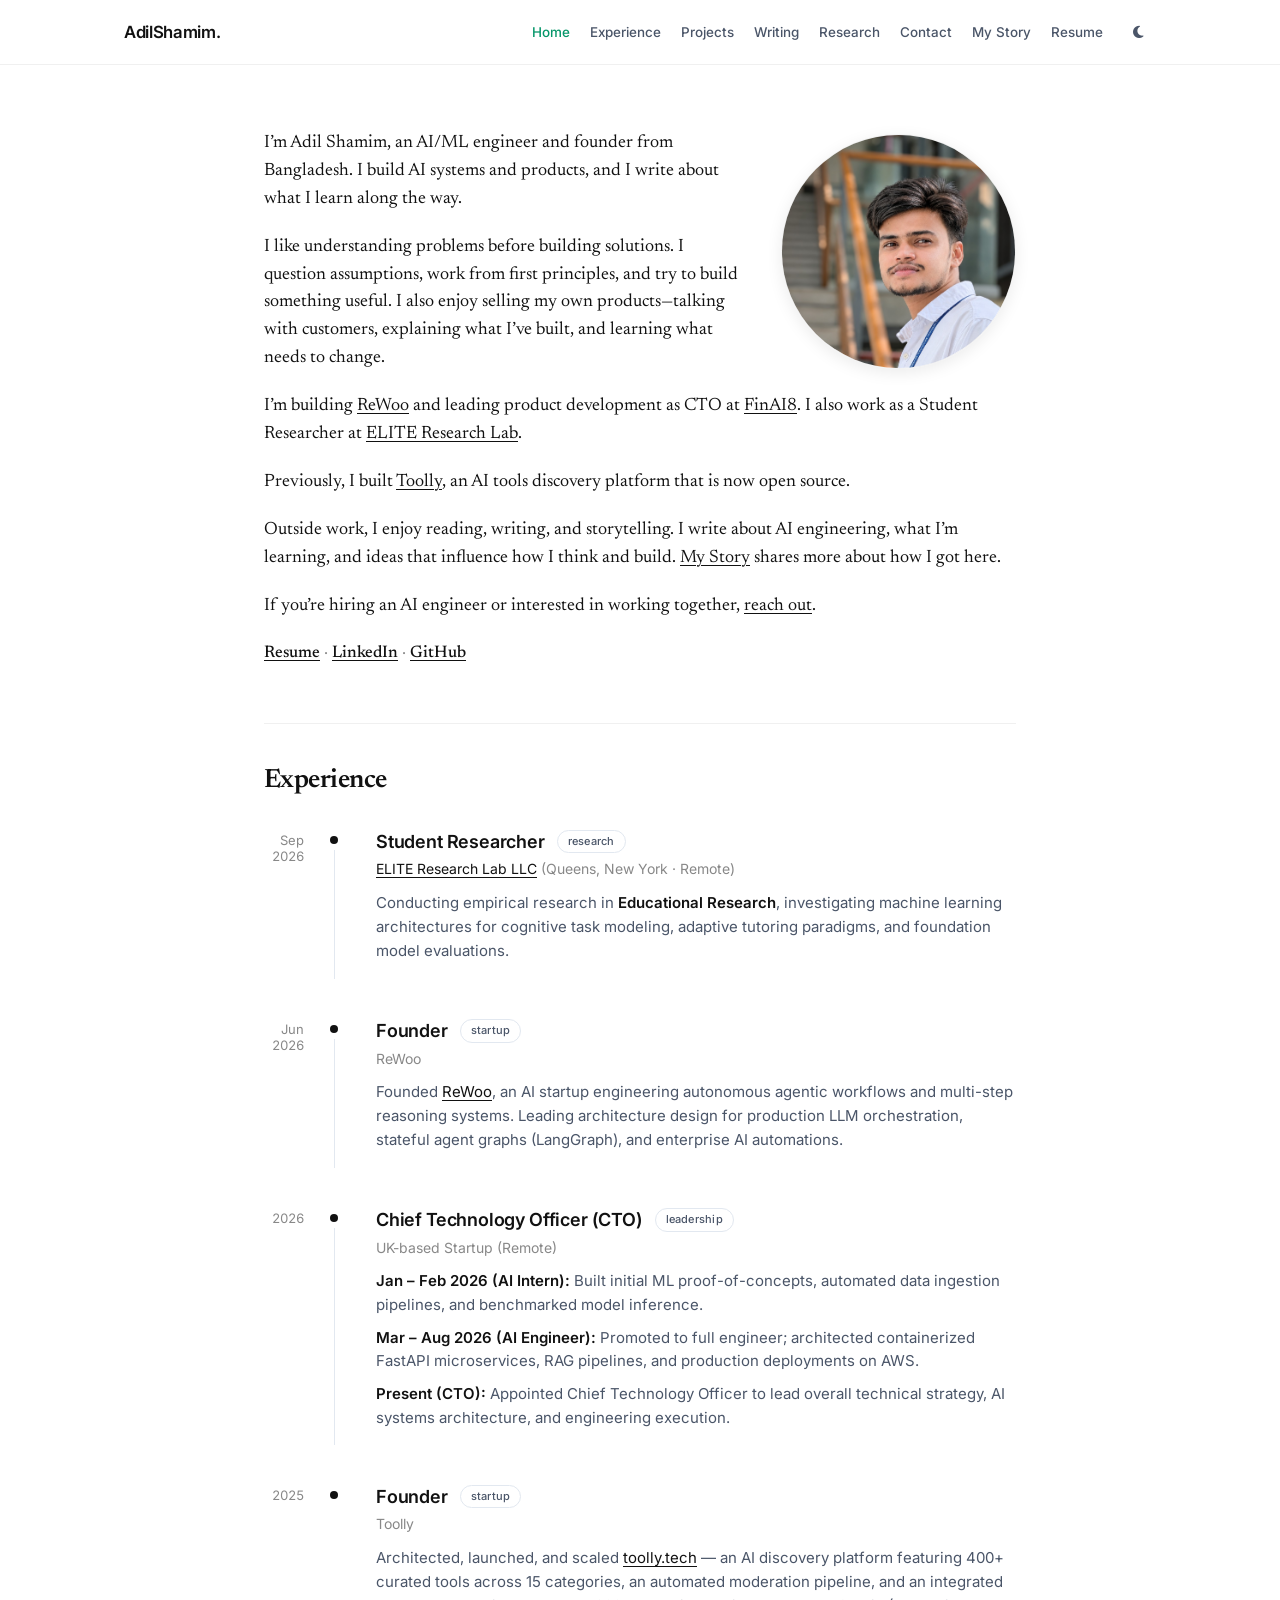
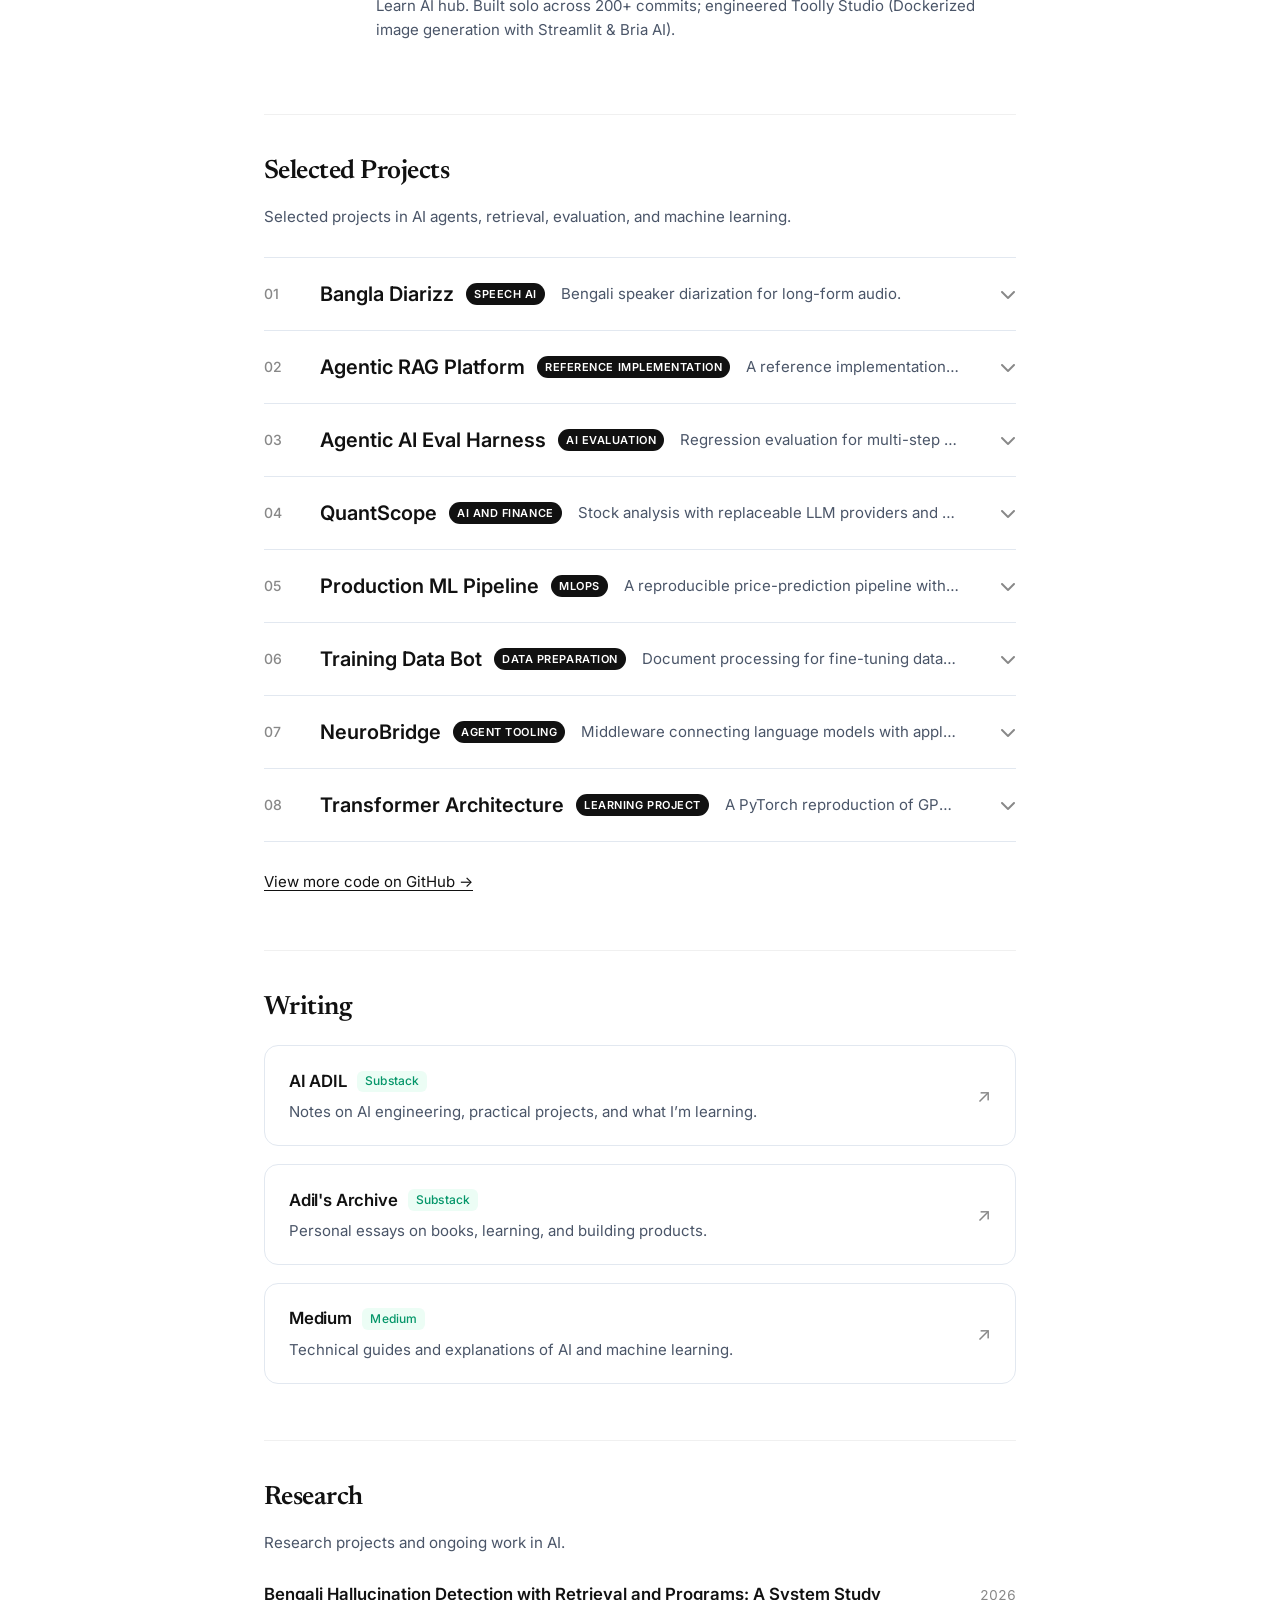
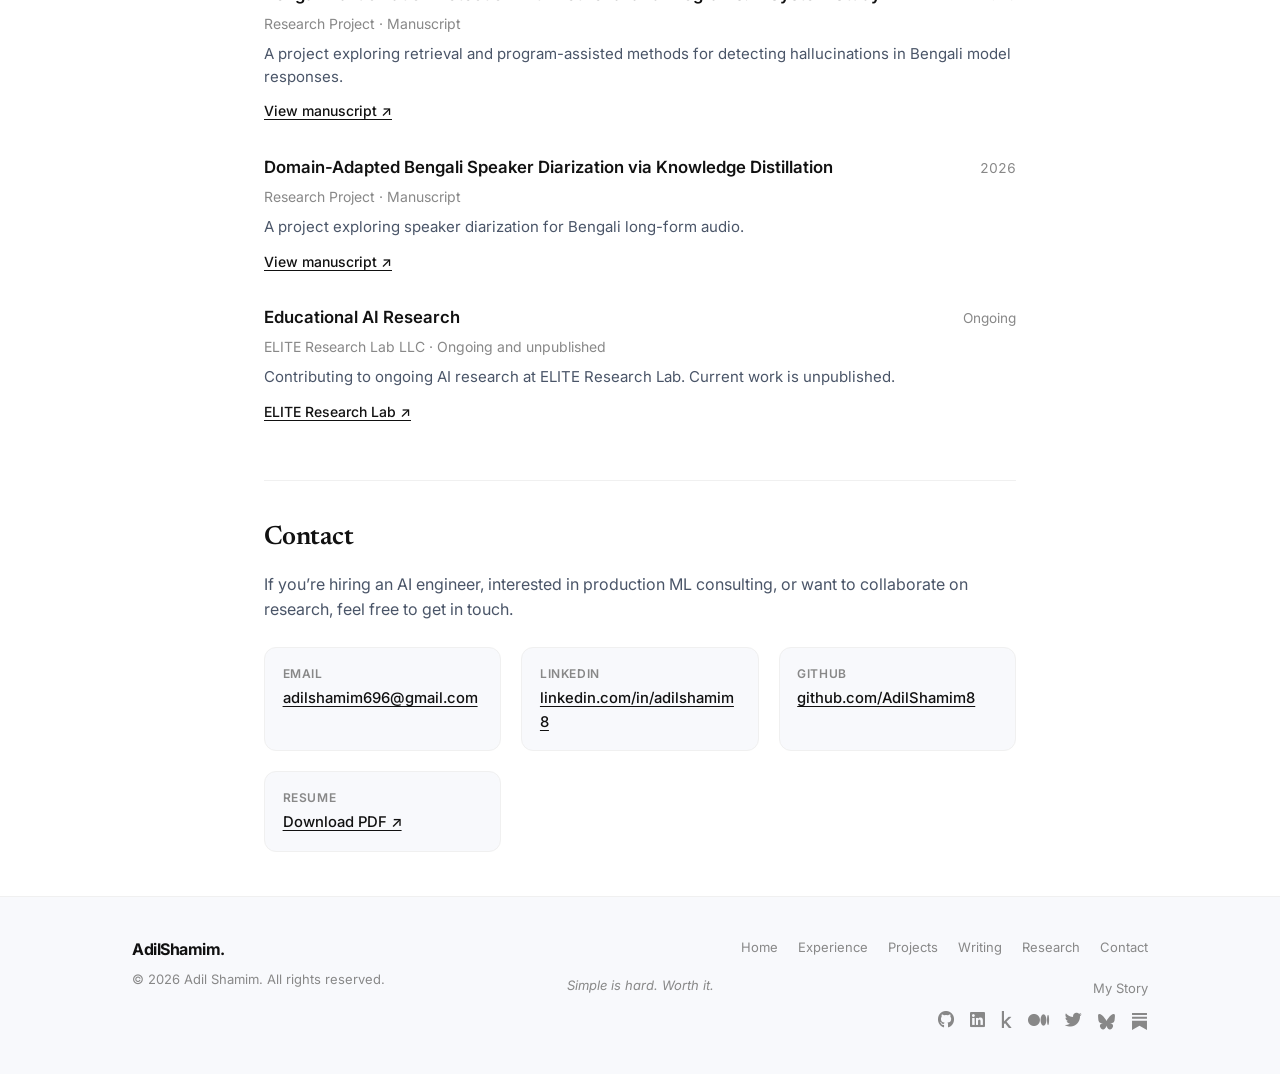
<file: index.html>
<!DOCTYPE html>
<html lang="en">

<head>
    <meta charset="UTF-8">
    <meta name="viewport" content="width=device-width, initial-scale=1.0">
    <meta name="theme-color" content="#ffffff" media="(prefers-color-scheme: light)">
    <meta name="theme-color" content="#080b0f" media="(prefers-color-scheme: dark)">
    <title>Adil Shamim — AI/ML Engineer &amp; Founder</title>
    <meta name="description"
        content="Adil Shamim is an AI/ML engineer and founder. Building ReWoo, leading product development as CTO at FinAI8, and researching at ELITE Research Lab.">
    <meta name="keywords"
        content="AI/ML Engineer, Machine Learning, Bengali Speech AI, Speaker Diarization, Agentic AI, RAG Systems, Kaggle Master, Adil Shamim, Founder">
    <meta name="author" content="Adil Shamim">
    <meta name="robots" content="index, follow">
    <meta property="og:type" content="website">
    <meta property="og:title" content="Adil Shamim — AI/ML Engineer &amp; Founder">
    <meta property="og:description"
        content="Adil Shamim is an AI/ML engineer and founder. Building ReWoo, CTO at FinAI8, Student Researcher at ELITE Research Lab.">
    <meta property="og:image" content="https://www.adilshamim.me/assets/images/Adil.jpg">
    <meta property="og:url" content="https://www.adilshamim.me/">
    <meta name="twitter:card" content="summary_large_image">
    <meta name="twitter:site" content="@adil_shamim8">
    <meta name="twitter:title" content="Adil Shamim — AI/ML Engineer &amp; Founder">
    <meta name="twitter:description"
        content="Adil Shamim is an AI/ML engineer and founder. Building ReWoo, CTO at FinAI8, Student Researcher at ELITE Research Lab.">
    <meta name="twitter:image" content="https://www.adilshamim.me/assets/images/Adil.jpg">
    <link rel="canonical" href="https://www.adilshamim.me/">
    <link rel="preconnect" href="https://fonts.googleapis.com">
    <link rel="preconnect" href="https://fonts.gstatic.com" crossorigin>
    <link
        href="https://fonts.googleapis.com/css2?family=Inter:wght@400;500;600;700&family=Newsreader:ital,opsz,wght@0,6..72,400;0,6..72,600;1,6..72,400&display=swap"
        rel="stylesheet">
    <link rel="stylesheet" href="https://cdnjs.cloudflare.com/ajax/libs/font-awesome/6.4.0/css/all.min.css">
    <link rel="stylesheet" href="assets/css/styles.css?v=3.0">
    <link rel="stylesheet" href="assets/css/chatbot.css">
    <link rel="icon" href="assets/images/Adil.jpg" type="image/jpeg">
    <link rel="shortcut icon" href="assets/images/Adil.jpg" type="image/jpeg">
    <script type="application/ld+json">
    {
        "@context": "https://schema.org",
        "@type": "Person",
        "name": "Adil Shamim",
        "jobTitle": "AI/ML Engineer and Founder",
        "description": "AI/ML engineer and founder building ReWoo, leading product development as CTO at FinAI8, and conducting research at ELITE Research Lab.",
        "url": "https://www.adilshamim.me/",
        "sameAs": [
            "https://www.linkedin.com/in/adilshamim8",
            "https://github.com/AdilShamim8",
            "https://www.kaggle.com/adilshamim8",
            "https://x.com/adil_shamim8",
            "https://adilshamim8.medium.com/"
        ],
        "knowsAbout": [
            "Machine Learning",
            "Bengali Speech AI",
            "Speaker Diarization",
            "Production ML Systems",
            "Agentic AI",
            "RAG Pipelines"
        ]
    }
    </script>
</head>

<body>
    <a href="#main-content" class="skip-link">Skip to main content</a>

    <!-- Navigation -->
    <nav class="navbar" aria-label="Main navigation">
        <div class="nav-container">
            <a href="index.html" class="nav-logo" aria-label="Adil Shamim — Home">AdilShamim.</a>
            <div class="nav-right">
                <ul class="nav-menu" id="primary-menu" aria-label="Primary navigation">
                    <li><a href="#home" class="nav-link">Home</a></li>
                    <li><a href="#experience" class="nav-link">Experience</a></li>
                    <li><a href="#projects" class="nav-link">Projects</a></li>
                    <li><a href="#writing" class="nav-link">Writing</a></li>
                    <li><a href="#research" class="nav-link">Research</a></li>
                    <li><a href="#contact" class="nav-link">Contact</a></li>
                    <li><a href="My_Story.html" class="nav-link">My Story</a></li>
                    <li><a href="assets/docs/AdilShamim_AI_Engineer_Resume.pdf" class="nav-link" target="_blank" rel="noopener noreferrer">Resume</a></li>
                </ul>
                <button id="theme-toggle" class="theme-btn" aria-label="Switch to dark mode" aria-pressed="false">
                    <i class="fas fa-moon"></i>
                </button>
                <button class="menu-toggle" id="mobile-menu" aria-label="Toggle navigation menu"
                    aria-controls="primary-menu" aria-expanded="false">
                    <span class="bar"></span>
                    <span class="bar"></span>
                    <span class="bar"></span>
                </button>
            </div>
        </div>
    </nav>

    <main id="main-content" aria-label="Main content">

        <!-- Introduction Section -->
        <section id="home" class="intro-section" aria-label="Introduction">
            <div class="intro-container">
                <div class="intro-prose">
                    <div class="intro-photo-wrap">
                        <img src="assets/images/Adil.jpg"
                            alt="Adil Shamim — AI/ML Engineer and Founder"
                            class="hero-photo intro-photo"
                            width="235" height="235"
                            loading="eager" decoding="async">
                    </div>
                    <p>I’m Adil Shamim, an AI/ML engineer and founder from Bangladesh. I build AI systems and products, and I write about what I learn along the way.</p>

                    <p>I like understanding problems before building solutions. I question assumptions, work from first principles, and try to build something useful. I also enjoy selling my own products—talking with customers, explaining what I’ve built, and learning what needs to change.</p>

                    <p>I’m building <a href="https://rewoo.tech/" target="_blank" rel="noopener">ReWoo</a> and leading product development as CTO at <a href="https://finai8.com/" target="_blank" rel="noopener">FinAI8</a>. I also work as a Student Researcher at <a href="https://elitelab.ai/" target="_blank" rel="noopener">ELITE Research Lab</a>.</p>

                    <p>Previously, I built <a href="https://www.toolly.tech/" target="_blank" rel="noopener">Toolly</a>, an AI tools discovery platform that is now open source.</p>

                    <p>Outside work, I enjoy reading, writing, and storytelling. I write about AI engineering, what I’m learning, and ideas that influence how I think and build. <a href="My_Story.html">My Story</a> shares more about how I got here.</p>

                    <p>If you’re hiring an AI engineer or interested in working together, <a href="#contact">reach out</a>.</p>

                    <p class="intro-quick-links">
                        <a href="assets/docs/AdilShamim_AI_Engineer_Resume.pdf" target="_blank" rel="noopener noreferrer">Resume</a> &middot;
                        <a href="https://www.linkedin.com/in/adilshamim8" target="_blank" rel="noopener noreferrer">LinkedIn</a> &middot;
                        <a href="https://github.com/AdilShamim8" target="_blank" rel="noopener noreferrer">GitHub</a>
                    </p>
                </div>
            </div>
        </section>

        <!-- 1. Experience Section -->
        <section id="experience" class="content-section" aria-labelledby="experience-heading">
            <div class="content-container">
                <div class="section-divider"></div>
                <h2 id="experience-heading" class="section-heading">Experience</h2>
                <div class="arc-timeline">
                    <!-- 1. Student Researcher -->
                    <div class="arc-item">
                        <div class="arc-year">Sep<br>2026</div>
                        <div class="arc-divider">
                            <div class="arc-dot"></div>
                            <div class="arc-line"></div>
                        </div>
                        <div class="arc-content">
                            <div class="arc-content-header">
                                <span class="arc-role">Student Researcher</span>
                                <span class="arc-badge badge-light">research</span>
                            </div>
                            <div class="arc-company">
                                <a href="https://elitelab.ai/" target="_blank" rel="noopener">ELITE Research Lab LLC</a> (Queens, New York · Remote)
                            </div>
                            <div class="arc-desc">
                                Conducting empirical research in <strong>Educational Research</strong>, investigating machine learning architectures for cognitive task modeling, adaptive tutoring paradigms, and foundation model evaluations.
                            </div>
                        </div>
                    </div>

                    <!-- 2. Founder - ReWoo -->
                    <div class="arc-item">
                        <div class="arc-year">Jun<br>2026</div>
                        <div class="arc-divider">
                            <div class="arc-dot"></div>
                            <div class="arc-line"></div>
                        </div>
                        <div class="arc-content">
                            <div class="arc-content-header">
                                <span class="arc-role">Founder</span>
                                <span class="arc-badge badge-light">startup</span>
                            </div>
                            <div class="arc-company">ReWoo</div>
                            <div class="arc-desc">
                                Founded <a href="https://rewoo.tech/" target="_blank" rel="noopener">ReWoo</a>, an AI startup engineering autonomous agentic workflows and multi-step reasoning systems. Leading architecture design for production LLM orchestration, stateful agent graphs (LangGraph), and enterprise AI automations.
                            </div>
                        </div>
                    </div>

                    <!-- 3. Chief Technology Officer (CTO) -->
                    <div class="arc-item">
                        <div class="arc-year">2026</div>
                        <div class="arc-divider">
                            <div class="arc-dot"></div>
                            <div class="arc-line"></div>
                        </div>
                        <div class="arc-content">
                            <div class="arc-content-header">
                                <span class="arc-role">Chief Technology Officer (CTO)</span>
                                <span class="arc-badge badge-light">leadership</span>
                            </div>
                            <div class="arc-company">UK-based Startup (Remote)</div>
                            <div class="arc-desc">
                                <p><strong>Jan – Feb 2026 (AI Intern):</strong> Built initial ML proof-of-concepts, automated data ingestion pipelines, and benchmarked model inference.</p>
                                <p><strong>Mar – Aug 2026 (AI Engineer):</strong> Promoted to full engineer; architected containerized FastAPI microservices, RAG pipelines, and production deployments on AWS.</p>
                                <p><strong>Present (CTO):</strong> Appointed Chief Technology Officer to lead overall technical strategy, AI systems architecture, and engineering execution.</p>
                            </div>
                        </div>
                    </div>

                    <!-- 4. Founder - Toolly -->
                    <div class="arc-item">
                        <div class="arc-year">2025</div>
                        <div class="arc-divider">
                            <div class="arc-dot"></div>
                        </div>
                        <div class="arc-content">
                            <div class="arc-content-header">
                                <span class="arc-role">Founder</span>
                                <span class="arc-badge badge-light">startup</span>
                            </div>
                            <div class="arc-company">Toolly</div>
                            <div class="arc-desc">
                                Architected, launched, and scaled <a href="https://www.toolly.tech/" target="_blank" rel="noopener">toolly.tech</a> — an AI discovery platform featuring 400+ curated tools across 15 categories, an automated moderation pipeline, and an integrated Learn AI hub. Built solo across 200+ commits; engineered Toolly Studio (Dockerized image generation with Streamlit & Bria AI).
                            </div>
                        </div>
                    </div>
                </div>
            </div>
        </section>

        <!-- 2. Selected Projects Section -->
        <section id="projects" class="content-section" aria-labelledby="projects-heading">
            <div class="content-container">
                <div class="section-divider"></div>
                <h2 id="projects-heading" class="section-heading">Selected Projects</h2>
                <p class="section-subtext">Selected projects in AI agents, retrieval, evaluation, and machine learning.</p>
                <div class="projects-accordion"></div>
                <!-- SEO & Accessibility Fallback -->
                <noscript>
                    <ul class="noscript-projects">
                        <li><strong>Bangla Diarizz</strong> — Bengali speaker diarization for long-form audio. <a href="https://github.com/AdilShamim8/Bangla-Diarizz">GitHub</a></li>
                        <li><strong>Agentic RAG Platform</strong> — A reference implementation of document retrieval with access controls and citation checks. <a href="https://github.com/AdilShamim8/Agentic-RAG-Platform">GitHub</a></li>
                        <li><strong>Agentic AI Eval Harness</strong> — Regression evaluation for multi-step AI agents. <a href="https://github.com/AdilShamim8/Agentic-AI-Eval-Harness">GitHub</a></li>
                        <li><strong>QuantScope</strong> — Stock analysis with replaceable LLM providers and fallback handling. <a href="https://github.com/AdilShamim8/QuantScope">GitHub</a></li>
                        <li><strong>Production ML Pipeline</strong> — A reproducible price-prediction pipeline with experiment tracking and API serving. <a href="https://github.com/AdilShamim8/Prices_Predictor_System">GitHub</a></li>
                        <li><strong>Training Data Bot</strong> — Document processing for fine-tuning dataset preparation. <a href="https://github.com/AdilShamim8/Training-Data-Bot">GitHub</a></li>
                        <li><strong>NeuroBridge</strong> — Middleware connecting language models with application APIs. <a href="https://github.com/AdilShamim8/NeuroBridge">GitHub</a></li>
                        <li><strong>Transformer Architecture</strong> — A PyTorch reproduction of GPT-2 based on Andrej Karpathy's nanoGPT. <a href="https://github.com/AdilShamim8/GPT-2-Rebuild-nanoGPT">GitHub</a></li>
                    </ul>
                </noscript>
                <p class="section-footer-link">
                    <a href="https://github.com/AdilShamim8" target="_blank" rel="noopener noreferrer">View more code on GitHub &rarr;</a>
                </p>
            </div>
        </section>

        <!-- 3. Writing Section -->
        <section id="writing" class="content-section" aria-labelledby="writing-heading">
            <span id="blog" class="section-anchor" style="position: absolute; top: -80px;"></span>
            <div class="content-container">
                <div class="section-divider"></div>
                <h2 id="writing-heading" class="section-heading">Writing</h2>
                <div class="writing-list">
                    <a href="https://aiadil.substack.com/" class="writing-item" target="_blank" rel="noopener noreferrer">
                        <div class="writing-main">
                            <div class="writing-title-row">
                                <span class="writing-title">AI ADIL</span>
                                <span class="writing-badge">Substack</span>
                            </div>
                            <p class="writing-desc">Notes on AI engineering, practical projects, and what I’m learning.</p>
                        </div>
                        <span class="writing-arrow" aria-hidden="true">&nearr;</span>
                    </a>

                    <a href="https://adilshamim.substack.com/" class="writing-item" target="_blank" rel="noopener noreferrer">
                        <div class="writing-main">
                            <div class="writing-title-row">
                                <span class="writing-title">Adil's Archive</span>
                                <span class="writing-badge">Substack</span>
                            </div>
                            <p class="writing-desc">Personal essays on books, learning, and building products.</p>
                        </div>
                        <span class="writing-arrow" aria-hidden="true">&nearr;</span>
                    </a>

                    <a href="https://medium.com/@adilshamim8" class="writing-item" target="_blank" rel="noopener noreferrer">
                        <div class="writing-main">
                            <div class="writing-title-row">
                                <span class="writing-title">Medium</span>
                                <span class="writing-badge">Medium</span>
                            </div>
                            <p class="writing-desc">Technical guides and explanations of AI and machine learning.</p>
                        </div>
                        <span class="writing-arrow" aria-hidden="true">&nearr;</span>
                    </a>
                </div>
            </div>
        </section>

        <!-- 4. Research Section -->
        <section id="research" class="content-section" aria-labelledby="research-heading">
            <div class="content-container">
                <div class="section-divider"></div>
                <h2 id="research-heading" class="section-heading">Research</h2>
                <p class="section-subtext">Research projects and ongoing work in AI.</p>
                <div class="research-list">
                    <article class="research-item">
                        <div class="research-header-row">
                            <h3 class="research-title">Bengali Hallucination Detection with Retrieval and Programs: A System Study</h3>
                            <span class="research-year">2026</span>
                        </div>
                        <p class="research-venue">Research Project · Manuscript</p>
                        <p class="research-desc">A project exploring retrieval and program-assisted methods for detecting hallucinations in Bengali model responses.</p>
                        <div class="research-actions">
                            <a href="https://www.researchgate.net/publication/414015409_Bengali_Hallucination_Detection_with_Retrieval_and_Programs_A_System_Study" class="research-link" target="_blank" rel="noopener">View manuscript &nearr;</a>
                        </div>
                    </article>

                    <article class="research-item">
                        <div class="research-header-row">
                            <h3 class="research-title">Domain-Adapted Bengali Speaker Diarization via Knowledge Distillation</h3>
                            <span class="research-year">2026</span>
                        </div>
                        <p class="research-venue">Research Project · Manuscript</p>
                        <p class="research-desc">A project exploring speaker diarization for Bengali long-form audio.</p>
                        <div class="research-actions">
                            <a href="https://www.researchgate.net/publication/401194830_Bangla_Diarizz_Domain-Adapted_Speaker_Diarization_for_Bengali_Long-Form_Audio" class="research-link" target="_blank" rel="noopener">View manuscript &nearr;</a>
                        </div>
                    </article>

                    <article class="research-item">
                        <div class="research-header-row">
                            <h3 class="research-title">Educational AI Research</h3>
                            <span class="research-year">Ongoing</span>
                        </div>
                        <p class="research-venue">ELITE Research Lab LLC · Ongoing and unpublished</p>
                        <p class="research-desc">Contributing to ongoing AI research at ELITE Research Lab. Current work is unpublished.</p>
                        <div class="research-actions">
                            <a href="https://elitelab.ai/" class="research-link" target="_blank" rel="noopener">ELITE Research Lab &nearr;</a>
                        </div>
                    </article>
                </div>
            </div>
        </section>

        <!-- 5. Contact Section -->
        <section id="contact" class="content-section" aria-labelledby="contact-heading">
            <div class="content-container">
                <div class="section-divider"></div>
                <h2 id="contact-heading" class="section-heading">Contact</h2>
                <p class="contact-lead">If you’re hiring an AI engineer, interested in production ML consulting, or want to collaborate on research, feel free to get in touch.</p>
                <div class="contact-links-list">
                    <div class="contact-entry">
                        <span class="contact-label">Email</span>
                        <a href="mailto:adilshamim696@gmail.com" class="contact-val">adilshamim696@gmail.com</a>
                    </div>
                    <div class="contact-entry">
                        <span class="contact-label">LinkedIn</span>
                        <a href="https://www.linkedin.com/in/adilshamim8" target="_blank" rel="noopener noreferrer" class="contact-val">linkedin.com/in/adilshamim8</a>
                    </div>
                    <div class="contact-entry">
                        <span class="contact-label">GitHub</span>
                        <a href="https://github.com/AdilShamim8" target="_blank" rel="noopener noreferrer" class="contact-val">github.com/AdilShamim8</a>
                    </div>
                    <div class="contact-entry">
                        <span class="contact-label">Resume</span>
                        <a href="assets/docs/AdilShamim_AI_Engineer_Resume.pdf" target="_blank" rel="noopener noreferrer" class="contact-val">Download PDF &nearr;</a>
                    </div>
                </div>
            </div>
        </section>

    </main>

    <!-- Footer -->
    <footer class="footer">
        <div class="container">
            <div class="footer-content">
                <!-- Left: brand + copyright -->
                <div class="footer-brand">
                    <span class="footer-logo">AdilShamim.</span>
                    <span class="footer-copy">&copy; <span id="current-year"></span> Adil Shamim. All rights
                        reserved.</span>
                </div>
                <!-- Center: memorable tagline -->
                <p class="footer-tagline">Simple is hard. Worth it.</p>
                <!-- Right: quick nav + socials -->
                <div>
                    <nav class="footer-nav" aria-label="Footer navigation">
                        <a href="#home">Home</a>
                        <a href="#experience">Experience</a>
                        <a href="#projects">Projects</a>
                        <a href="#writing">Writing</a>
                        <a href="#research">Research</a>
                        <a href="#contact">Contact</a>
                        <a href="My_Story.html">My Story</a>
                    </nav>
                    <div class="footer-socials">
                        <a href="https://github.com/AdilShamim8" target="_blank" rel="noopener" aria-label="GitHub"><i
                                class="fab fa-github"></i></a>
                        <a href="https://www.linkedin.com/in/adilshamim8" target="_blank" rel="noopener"
                            aria-label="LinkedIn"><i class="fab fa-linkedin"></i></a>
                        <a href="https://www.kaggle.com/adilshamim8" target="_blank" rel="noopener"
                            aria-label="Kaggle"><i class="fab fa-kaggle"></i></a>
                        <a href="https://adilshamim8.medium.com/" target="_blank" rel="noopener" aria-label="Medium"><i
                                class="fab fa-medium"></i></a>
                        <a href="https://x.com/adil_shamim8" target="_blank" rel="noopener" aria-label="Twitter"><i
                                class="fab fa-twitter"></i></a>
                        <a href="https://bsky.app/profile/adilshamim8.bsky.social" target="_blank" rel="noopener"
                            aria-label="Bluesky"><svg xmlns="http://www.w3.org/2000/svg" width="1em" height="1em"
                                viewBox="0 0 512 512" style="fill:currentColor;vertical-align:middle;">
                                <path
                                    d="M111.8 62.2C170.2 105.9 233 194.7 256 242.4c23-47.6 85.8-136.4 144.2-180.2c42.1-31.6 110.3-56 110.3 21.8c0 15.5-8.9 130.5-14.1 149.2C478.2 298 412 314.6 352.8 304.5c102.9 19.8 129.1 85.5 72.5 151.1c-107.4 110.2-154.3-27.6-166.3-62.9l0 0c-1.7-4.9-2.5-7.8-3.5-7.8s-1.8 3-3.5 7.8l0 0c-12 35.3-59 173.1-166.3 62.9c-56.5-65.6-30.4-131.3 72.5-151.1C100 314.6 33.8 298 15.7 233.1C10.4 214.4 1.5 99.4 1.5 83.9c0-77.8 68.2-53.4 110.3-21.8z" />
                            </svg></a>
                        <a href="https://substack.com/@adilshamim" target="_blank" rel="noopener"
                            aria-label="Substack"><svg xmlns="http://www.w3.org/2000/svg" width="1em" height="1em"
                                viewBox="0 0 24 24" style="fill:currentColor;vertical-align:middle;">
                                <path
                                    d="M22.539 8.242H1.46V5.406h21.08v2.836zM1.46 10.812V24L12 18.11 22.54 24V10.812H1.46zM22.54 0H1.46v2.836h21.08V0z" />
                            </svg></a>
                    </div>
                </div>
            </div>
        </div>
    </footer>

    <script src="assets/js/script.js?v=2.0" defer></script>
    <script src="assets/js/chatbot.js?v=2.1" defer></script>
</body>

</html>
</file>
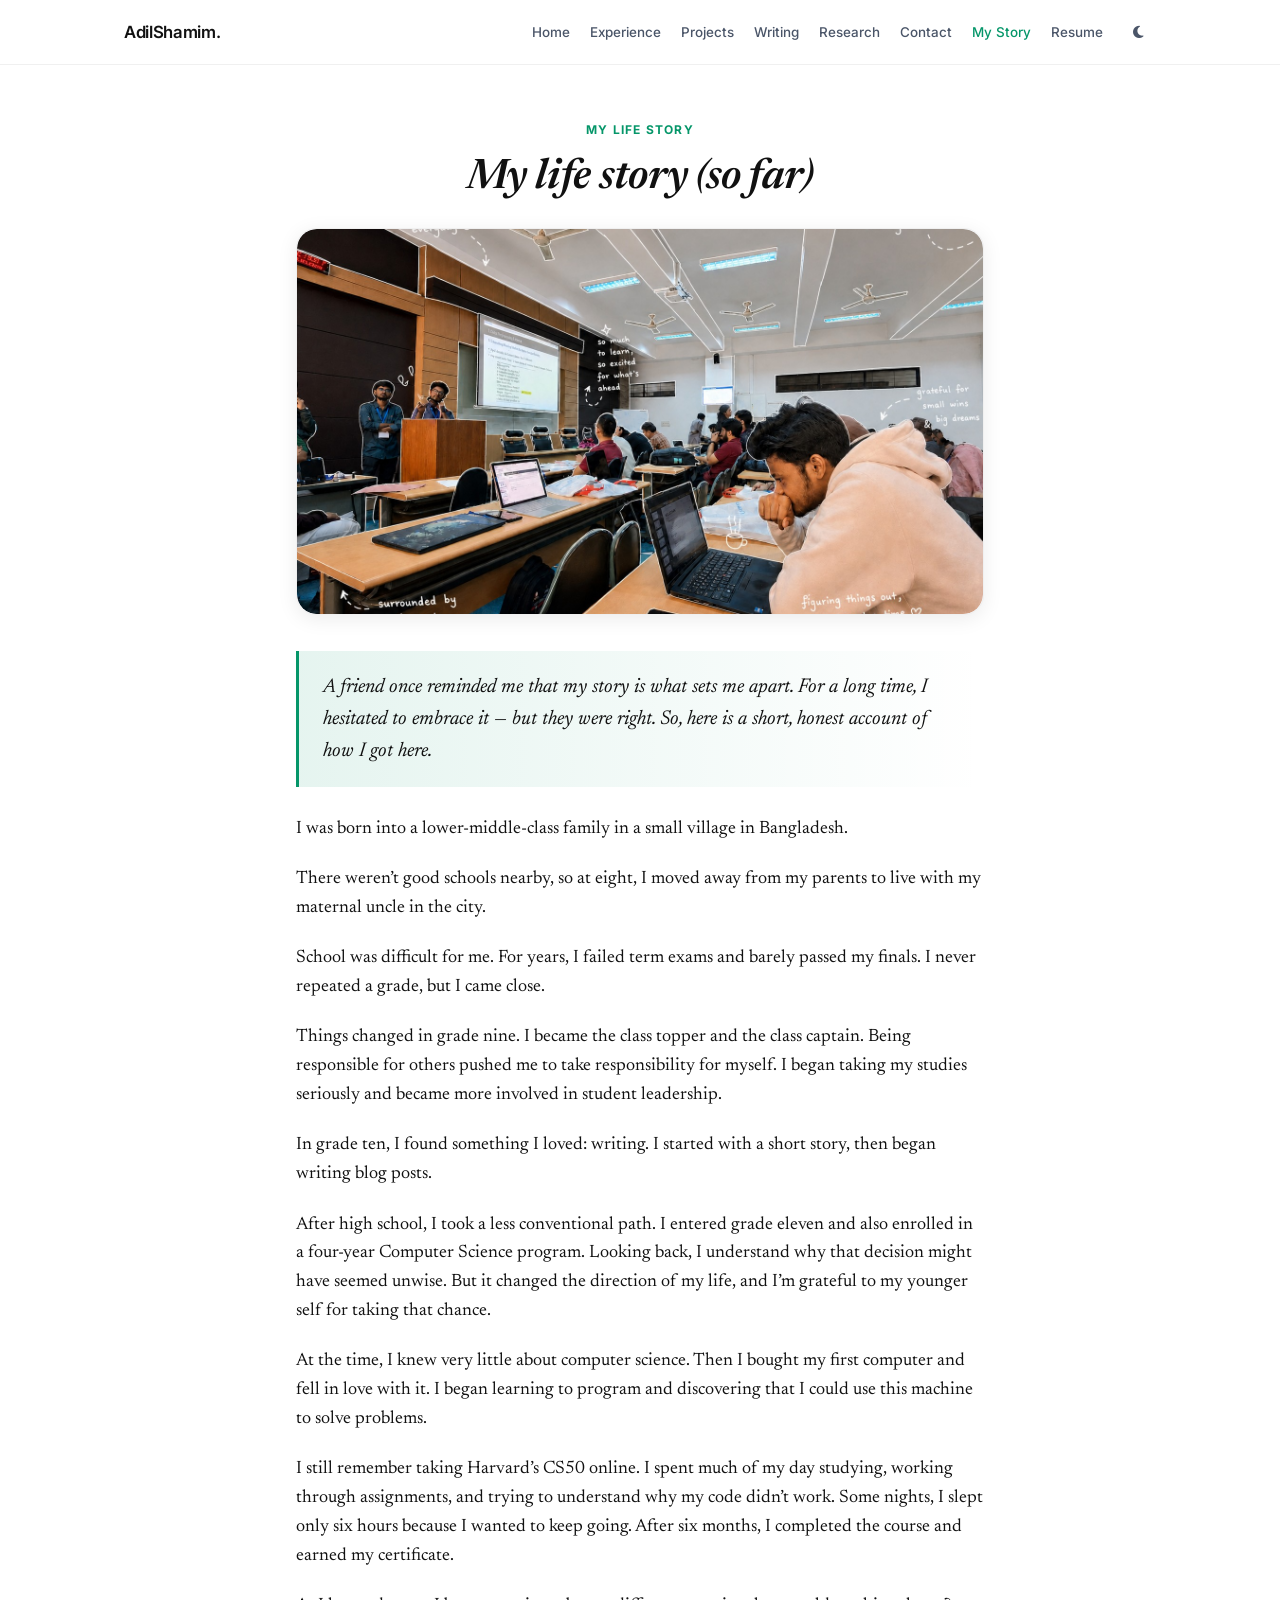
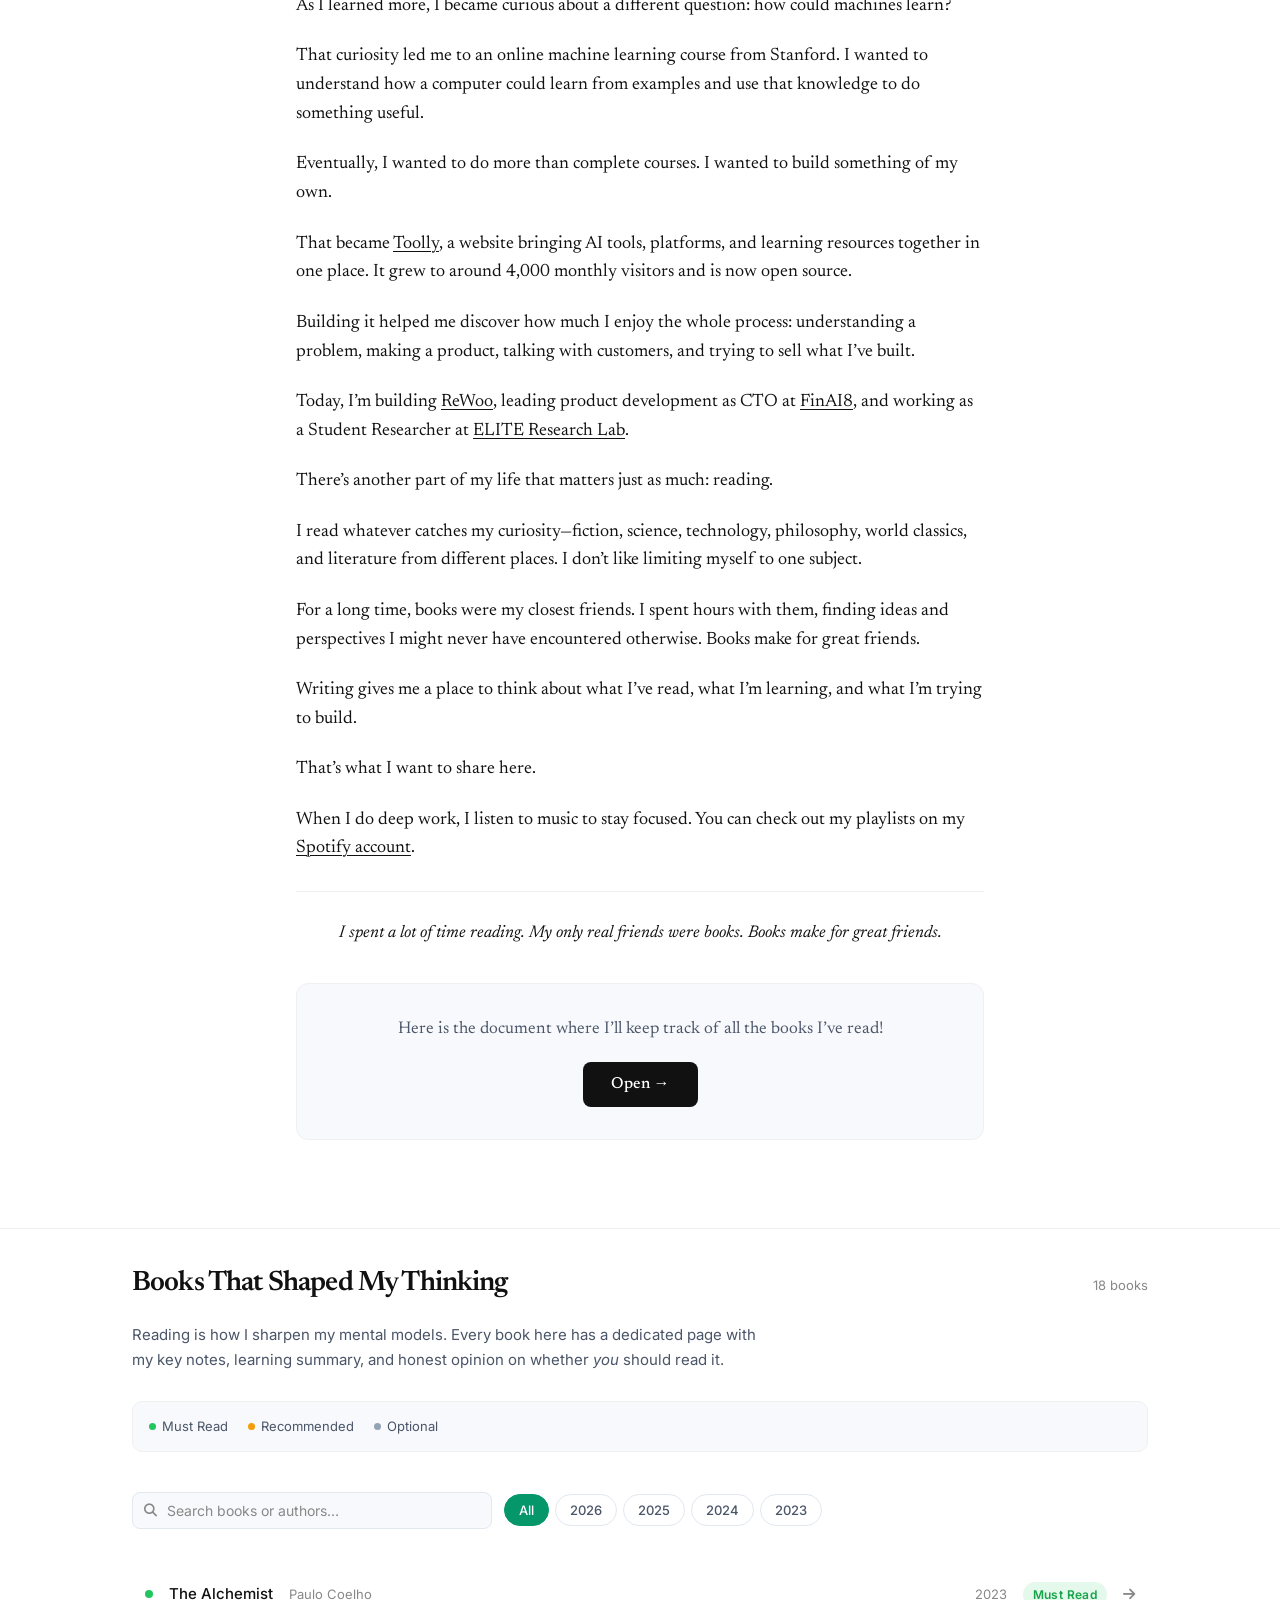
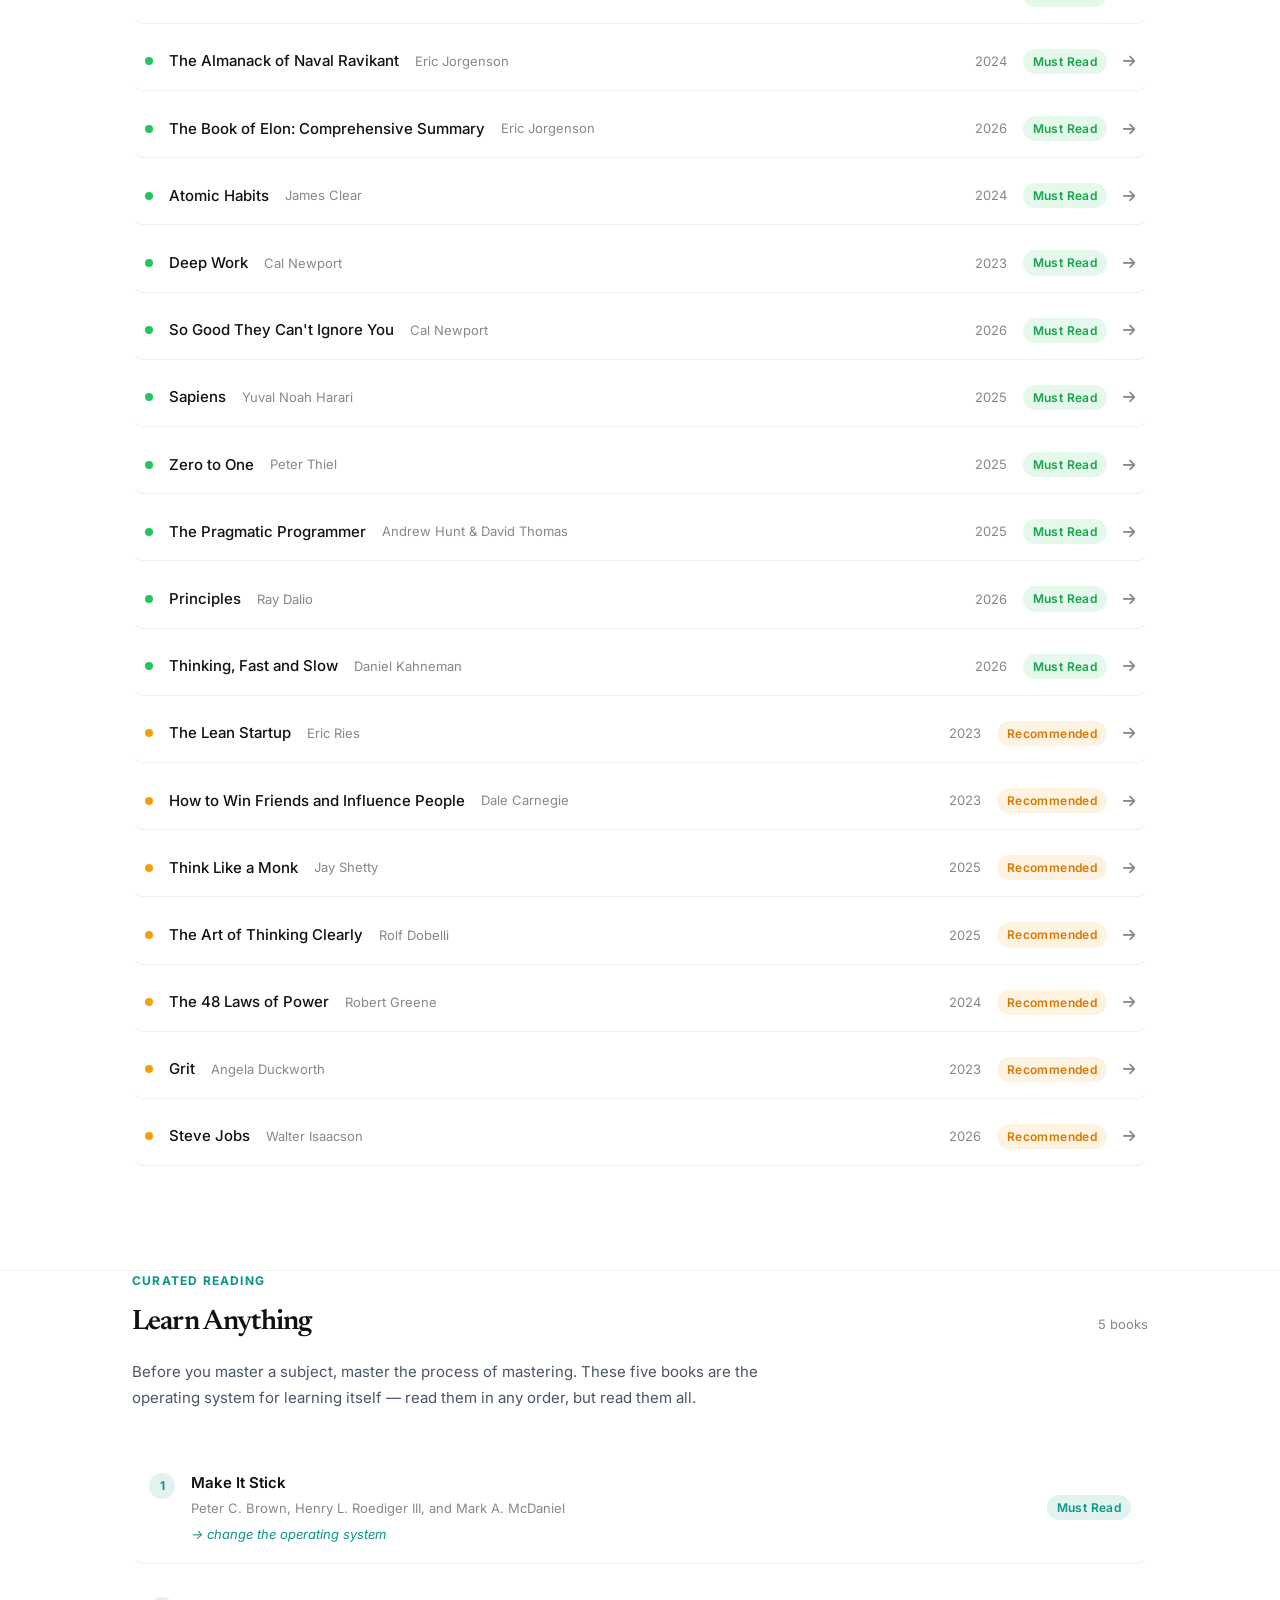
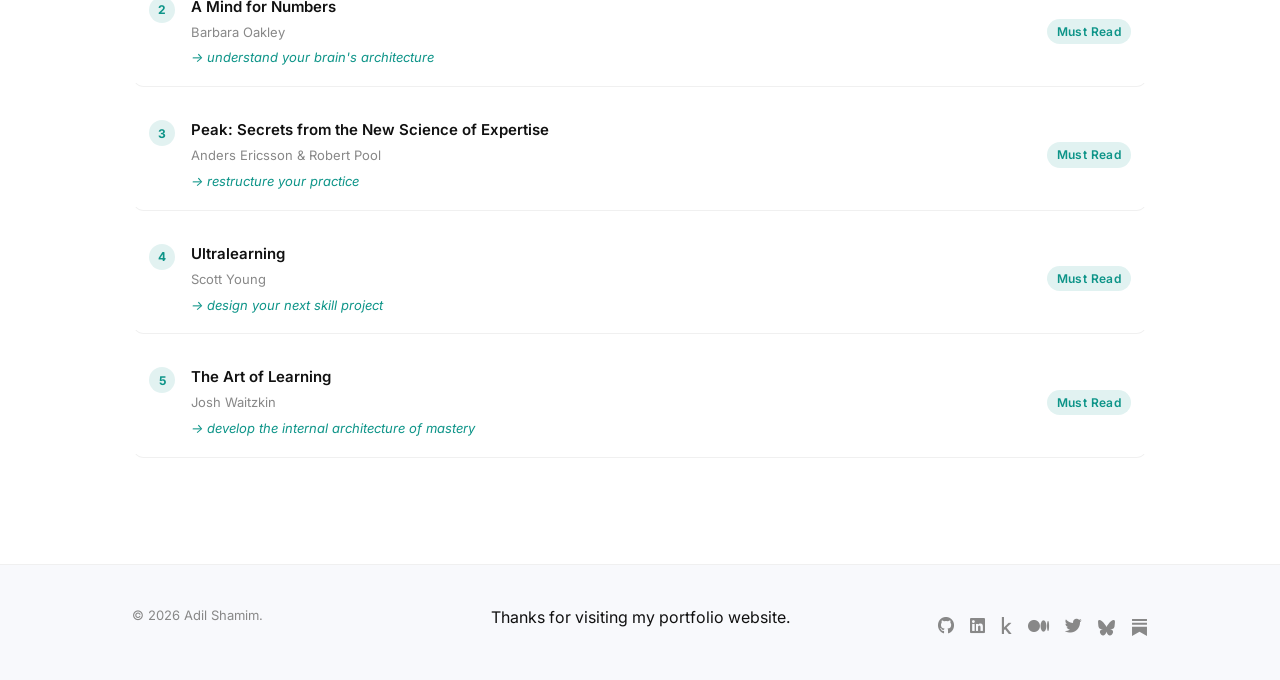
<file: My_Story.html>
<!DOCTYPE html>
<html lang="en">

<head>
    <meta charset="UTF-8">
    <meta name="viewport" content="width=device-width, initial-scale=1.0">
    <title>My Story & Books — Adil Shamim</title>
    <meta name="description"
        content="The personal story of Adil Shamim — AI/ML engineer and founder of ReWoo, CTO at FinAI8, and Student Researcher at ELITE Research Lab.">
    <meta name="author" content="Adil Shamim">
    <meta name="robots" content="index, follow">
    <meta property="og:type" content="website">
    <meta property="og:title" content="My Story & Books — Adil Shamim">
    <meta property="og:description"
        content="Books I've read, lessons I've kept, and honest opinions on whether you should read them.">
    <meta property="og:image" content="https://www.adilshamim.me/assets/images/Adil.jpeg">
    <meta property="og:url" content="https://www.adilshamim.me/My_Story.html">
    <meta name="twitter:card" content="summary_large_image">
    <meta name="twitter:site" content="@adil_shamim8">
    <meta name="twitter:title" content="My Story &amp; Books — Adil Shamim">
    <meta name="twitter:description"
        content="Books I've read, lessons I've kept, and honest opinions on whether you should read them.">
    <meta name="twitter:image" content="https://www.adilshamim.me/assets/images/Adil.jpeg">
    <link rel="canonical" href="https://www.adilshamim.me/My_Story.html">

    <!-- Google Fonts: Inter (body text) + Newsreader (headings/titles) -->
    <link rel="preconnect" href="https://fonts.googleapis.com">
    <link rel="preconnect" href="https://fonts.gstatic.com" crossorigin>
    <link
        href="https://fonts.googleapis.com/css2?family=Inter:wght@400;500;600;700&family=Newsreader:ital,opsz,wght@0,6..72,400;0,6..72,600;1,6..72,400&display=swap"
        rel="stylesheet">

    <!-- Font Awesome icons (used for nav icons, search icon, arrows, etc.) -->
    <link rel="stylesheet" href="https://cdnjs.cloudflare.com/ajax/libs/font-awesome/6.4.0/css/all.min.css">

    <!-- Main site styles (colors, fonts, navbar, footer, etc.) -->
    <link rel="stylesheet" href="assets/css/styles.css">

    <!-- Chatbot widget styles -->
    <link rel="stylesheet" href="assets/css/chatbot.css">

    <!-- Favicon -->
    <link rel="icon" href="assets/images/Adil.jpeg" type="image/jpeg">
    <link rel="shortcut icon" href="assets/images/Adil.jpeg" type="image/jpeg">

    <style>
        /* ================================================
           MY_STORY.HTML — PAGE-SPECIFIC STYLES
           These styles only apply to this page.
           Global design tokens (colors, fonts, spacing)
           all come from assets/css/styles.css
        ================================================ */

        /* ── Story section: extra top padding to clear the fixed navbar ── */
        .story-section {
            padding-top: 120px;
        }

        /* ════════════════════════════════════════════════
           BOOKS SECTION WRAPPER
        ════════════════════════════════════════════════ */
        .books-section {
            padding-top: 32px;
            padding-bottom: 100px;
        }

        /* ── Header block above the book list ── */
        .books-header {
            margin-bottom: 40px;
        }

        /* ── Title row: "Books That Shaped My Thinking" + count badge ── */
        .books-header-top {
            display: flex;
            justify-content: space-between;
            align-items: baseline;
            margin-bottom: 16px;
        }

        /* Serif section title */
        .books-title {
            font-family: 'Newsreader', Georgia, serif;
            font-size: 1.75rem;
            font-weight: 600;
            letter-spacing: -0.03em;
            color: var(--text);
        }

        /* Small "8 books" counter on the right */
        .books-count {
            font-size: 0.8125rem;
            color: var(--text-tertiary);
            font-weight: 400;
        }

        /* Intro paragraph below the title */
        .books-intro {
            font-size: 0.9375rem;
            line-height: 1.7;
            color: var(--text-secondary);
            max-width: 640px;
            margin-bottom: 28px;
        }

        /* ════════════════════════════════════════════════
           SEARCH BAR + YEAR FILTER CONTROLS
        ════════════════════════════════════════════════ */
        .books-controls {
            display: flex;
            gap: 12px;
            align-items: center;
            flex-wrap: wrap;
            /* stacks on mobile */
        }

        /* Search input wrapper (icon + input) */
        .books-search-wrap {
            position: relative;
            flex: 1;
            min-width: 200px;
            max-width: 360px;
        }

        /* Magnifying glass icon inside the search box */
        .books-search-icon {
            position: absolute;
            left: 12px;
            top: 50%;
            transform: translateY(-50%);
            color: var(--text-tertiary);
            font-size: 0.8125rem;
            pointer-events: none;
            /* click passes through to the input */
        }

        /* The actual search <input> */
        .books-search {
            width: 100%;
            padding: 9px 12px 9px 34px;
            /* left padding leaves room for the icon */
            border: 1px solid var(--border);
            border-radius: 8px;
            background: var(--bg-secondary);
            color: var(--text);
            font-size: 0.875rem;
            transition: border-color var(--transition), box-shadow var(--transition);
        }

        /* Focus ring for accessibility */
        .books-search:focus {
            outline: none;
            border-color: var(--accent);
            box-shadow: 0 0 0 3px var(--accent-light);
        }

        .books-search::placeholder {
            color: var(--text-tertiary);
        }

        /* Row of year pill buttons (All / 2023 / 2024 / 2025) */
        .year-filters {
            display: flex;
            gap: 6px;
            flex-wrap: wrap;
        }

        /* Each individual year button */
        .year-btn {
            font-size: 0.8125rem;
            font-weight: 500;
            padding: 7px 14px;
            border-radius: 20px;
            border: 1px solid var(--border);
            color: var(--text-secondary);
            background: transparent;
            cursor: pointer;
            transition: all var(--transition);
            white-space: nowrap;
        }

        .year-btn:hover {
            border-color: var(--accent);
            color: var(--accent);
            background: var(--accent-light);
        }

        /* Active (selected) year button fills with accent color */
        .year-btn.active {
            background: var(--accent);
            color: #fff;
            border-color: var(--accent);
        }

        /* Dark mode: keep text readable on the filled button */
        [data-theme="dark"] .year-btn.active {
            color: #09090b;
        }

        /* ════════════════════════════════════════════════
           BOOK LIST — nav.al inspired row layout
           Each book is a clickable <a> that navigates
           to its dedicated book notes page in /books/
        ════════════════════════════════════════════════ */
        .books-list {
            margin-top: 32px;
            display: flex;
            flex-direction: column;
        }

        /* One book row */
        .book-list-item {
            display: flex;
            align-items: center;
            justify-content: space-between;
            padding: 16px 12px;
            margin: 4px 0;
            border-radius: 12px;
            border: 1px solid transparent;
            border-bottom: 1px solid var(--border-light);
            text-decoration: none;
            color: var(--text);
            /* Smooth slide-right on hover */
            transition: all var(--transition);
            gap: 20px;
        }

        /* Top border only on the very first row */
        .book-list-item:first-child {
            /* Removed for consistent spacing */
        }

        /* Hover: indent + accent color + accent border */
        .book-list-item:hover {
            padding-left: 20px;
            color: var(--accent);
            background: var(--bg-secondary);
            border-color: var(--border-light);
            box-shadow: 0 6px 16px rgba(0,0,0,0.04);
            transform: translateY(-2px);
        }
        [data-theme="dark"] .book-list-item:hover {
            box-shadow: 0 6px 16px rgba(0,0,0,0.3);
        }

        /* Left side: colored dot + title + author */
        .book-list-left {
            display: flex;
            align-items: center;
            gap: 16px;
            flex: 1;
            min-width: 0;
            /* allow text-overflow to work */
        }

        /* Color-coded outcome dot (green/amber/grey) */
        .book-verdict-dot {
            flex-shrink: 0;
            width: 8px;
            height: 8px;
            border-radius: 50%;
        }

        /* Dot color by verdict */
        .book-verdict-dot.must-read {
            background: #22c55e;
        }

        .book-verdict-dot.recommended {
            background: #f59e0b;
        }

        .book-verdict-dot.optional {
            background: #94a3b8;
        }

        /* Book title text — truncates with … if too long */
        .book-list-title {
            font-size: 0.9375rem;
            font-weight: 500;
            white-space: nowrap;
            overflow: hidden;
            text-overflow: ellipsis;
        }

        /* Author name (hidden on very small screens) */
        .book-list-author {
            font-size: 0.8125rem;
            color: var(--text-tertiary);
            flex-shrink: 0;
        }

        /* Right side: year + verdict pill + arrow icon */
        .book-list-right {
            display: flex;
            align-items: center;
            gap: 16px;
            flex-shrink: 0;
        }

        /* "2024" year label */
        .book-list-year {
            font-size: 0.8125rem;
            color: var(--text-tertiary);
            font-weight: 400;
        }

        /* Verdict pill: Must Read / Recommended / Optional */
        .book-list-verdict {
            font-size: 0.75rem;
            font-weight: 600;
            letter-spacing: 0.03em;
            padding: 3px 10px;
            border-radius: 20px;
        }

        /* Verdict pill colors — light mode */
        .book-list-verdict.must-read {
            background: rgba(34, 197, 94, 0.12);
            color: #16a34a;
        }

        .book-list-verdict.recommended {
            background: rgba(245, 158, 11, 0.12);
            color: #d97706;
        }

        .book-list-verdict.optional {
            background: rgba(148, 163, 184, 0.12);
            color: #64748b;
        }

        /* Verdict pill colors — dark mode */
        [data-theme="dark"] .book-list-verdict.must-read {
            background: rgba(34, 197, 94, 0.15);
            color: #4ade80;
        }

        [data-theme="dark"] .book-list-verdict.recommended {
            background: rgba(245, 158, 11, 0.15);
            color: #fbbf24;
        }

        [data-theme="dark"] .book-list-verdict.optional {
            background: rgba(148, 163, 184, 0.15);
            color: #94a3b8;
        }

        /* Arrow icon on the right of each row — slides right on hover */
        .book-list-arrow {
            font-size: 0.875rem;
            color: var(--text-tertiary);
            transition: transform var(--transition);
        }

        .book-list-item:hover .book-list-arrow {
            transform: translateX(4px);
            color: var(--accent);
        }

        /* ════════════════════════════════════════════════
           VERDICT LEGEND
           Small colour-key above the search bar explaining
           what green / amber / grey dots mean
        ════════════════════════════════════════════════ */
        .verdict-legend {
            display: flex;
            gap: 20px;
            flex-wrap: wrap;
            margin-bottom: 0;
            padding: 14px 16px;
            background: var(--bg-secondary);
            border-radius: 10px;
            border: 1px solid var(--border-light);
        }

        .verdict-legend-item {
            display: flex;
            align-items: center;
            gap: 6px;
            font-size: 0.8125rem;
            color: var(--text-secondary);
        }

        .verdict-legend-dot {
            width: 7px;
            height: 7px;
            border-radius: 50%;
            flex-shrink: 0;
        }

        /* ── Empty state shown when search has no results ── */
        .books-empty {
            text-align: center;
            padding: 60px 20px;
            color: var(--text-tertiary);
            font-size: 0.9375rem;
            display: none;
            /* hidden by default; shown by JS */
        }

        .books-empty i {
            font-size: 2rem;
            margin-bottom: 12px;
            display: block;
            opacity: 0.4;
        }

        /* ── Horizontal rule separating story section from books section ── */
        .section-divider {
            border: none;
            border-top: 1px solid var(--border-light);
            margin: 0;
        }

        /* ════════════════════════════════════════════════
           LEARN ANYTHING SECTION
        ════════════════════════════════════════════════ */
        .learn-section {
            padding-top: 0;
            padding-bottom: 100px;
        }

        /* Header banner */
        .learn-header {
            margin-bottom: 36px;
        }

        .learn-header-top {
            display: flex;
            justify-content: space-between;
            align-items: baseline;
            margin-bottom: 14px;
        }

        /* Teal accent overline label */
        .learn-overline {
            font-size: 0.75rem;
            font-weight: 700;
            letter-spacing: 0.1em;
            text-transform: uppercase;
            color: #0d9488;
            /* teal-600 */
            margin-bottom: 10px;
        }

        [data-theme="dark"] .learn-overline {
            color: #2dd4bf;
        }

        .learn-title {
            font-family: 'Newsreader', Georgia, serif;
            font-size: 1.75rem;
            font-weight: 600;
            letter-spacing: -0.03em;
            color: var(--text);
        }

        .learn-count {
            font-size: 0.8125rem;
            color: var(--text-tertiary);
            font-weight: 400;
        }

        .learn-intro {
            font-size: 0.9375rem;
            line-height: 1.7;
            color: var(--text-secondary);
            max-width: 640px;
        }

        /* Book rows */
        .learn-list {
            margin-top: 24px;
            display: flex;
            flex-direction: column;
        }

        .learn-item {
            display: grid;
            grid-template-columns: 1fr auto;
            align-items: center;
            padding: 18px 16px;
            margin: 6px 0;
            border-radius: 12px;
            border: 1px solid transparent;
            border-bottom: 1px solid var(--border-light);
            gap: 24px;
            transition: all var(--transition);
        }

        .learn-item:first-child {
            /* Removed for consistent spacing */
        }

        .learn-item:hover {
            padding-left: 24px;
            background: var(--bg-secondary);
            border-color: var(--border-light);
            box-shadow: 0 6px 16px rgba(0,0,0,0.04);
            transform: translateY(-2px);
        }
        [data-theme="dark"] .learn-item:hover {
            box-shadow: 0 6px 16px rgba(0,0,0,0.3);
        }

        .learn-item-left {
            display: flex;
            align-items: flex-start;
            gap: 16px;
            min-width: 0;
        }

        /* Teal numbered badge */
        .learn-num {
            flex-shrink: 0;
            width: 26px;
            height: 26px;
            border-radius: 50%;
            background: rgba(13, 148, 136, 0.12);
            color: #0d9488;
            font-size: 0.75rem;
            font-weight: 700;
            display: flex;
            align-items: center;
            justify-content: center;
            margin-top: 2px;
        }

        [data-theme="dark"] .learn-num {
            background: rgba(45, 212, 191, 0.12);
            color: #2dd4bf;
        }

        .learn-text {
            display: flex;
            flex-direction: column;
            gap: 3px;
            min-width: 0;
        }

        .learn-book-title {
            font-size: 0.9375rem;
            font-weight: 600;
            color: var(--text);
            white-space: nowrap;
            overflow: hidden;
            text-overflow: ellipsis;
        }

        .learn-book-author {
            font-size: 0.8125rem;
            color: var(--text-tertiary);
        }

        /* "→ what it changes" tagline */
        .learn-tagline {
            font-size: 0.8125rem;
            color: #0d9488;
            font-style: italic;
            margin-top: 2px;
        }

        [data-theme="dark"] .learn-tagline {
            color: #2dd4bf;
        }

        /* Right: "Must Read" pill */
        .learn-pill {
            flex-shrink: 0;
            font-size: 0.75rem;
            font-weight: 600;
            letter-spacing: 0.03em;
            padding: 3px 10px;
            border-radius: 20px;
            background: rgba(13, 148, 136, 0.12);
            color: #0d9488;
            white-space: nowrap;
        }

        [data-theme="dark"] .learn-pill {
            background: rgba(45, 212, 191, 0.12);
            color: #2dd4bf;
        }

        /* ════════════════════════════════════════════════
           RESPONSIVE — mobile adjustments
        ════════════════════════════════════════════════ */
        @media (max-width: 640px) {

            /* Stack title + count vertically */
            .books-header-top {
                flex-direction: column;
                gap: 6px;
            }

            /* Stack search + year filters vertically */
            .books-controls {
                flex-direction: column;
                align-items: stretch;
            }

            /* Search fills full width on mobile */
            .books-search-wrap {
                max-width: 100%;
            }

            /* Hide verdict pill — not enough room */
            .book-list-verdict {
                display: none;
            }

            /* Hide author name — not enough room */
            .book-list-author {
                display: none;
            }

            .verdict-legend {
                gap: 12px;
            }

            /* Learn Anything — hide pill on mobile */
            .learn-pill {
                display: none;
            }
        }

        /* Small accent label above the title */
        .story-overline {
            font-size: 0.75rem;
            font-weight: 700;
            letter-spacing: 0.1em;
            text-transform: uppercase;
            color: var(--accent);
            margin-bottom: 14px;
            text-align: center;
        }

        /* Centered italic title matching reference */
        .story-title {
            text-align: center;
            font-family: 'Newsreader', Georgia, serif;
            font-size: clamp(1.875rem, 4.5vw, 2.625rem);
            font-style: italic;
            font-weight: 600;
            letter-spacing: -0.01em;
            color: var(--text);
            margin-bottom: 24px;
        }

        /* Constrained essay container — centered reading column 680–760px */
        .story-essay-wrap {
            max-width: 720px;
            margin: 0 auto;
            padding: 0 16px;
        }

        /* Hero image — 16:9 cinematic landscape banner matching reference style */
        .story-hero-image {
            width: 100%;
            max-width: 720px;
            margin: 0 auto 36px;
            border-radius: var(--radius-xl, 20px);
            overflow: hidden;
            aspect-ratio: 16 / 9;
            box-shadow: 0 4px 20px rgba(0, 0, 0, 0.08);
            border: 1px solid var(--border-light);
            background: var(--bg-secondary);
        }

        .story-photo {
            width: 100%;
            height: 100%;
            aspect-ratio: 16 / 9;
            object-fit: cover;
            object-position: center;
            display: block;
            border-radius: inherit;
            transition: transform var(--transition-slow, 0.35s ease);
        }

        .story-hero-image:hover .story-photo,
        .story-photo:hover {
            transform: scale(1.02);
        }

        [data-theme="dark"] .story-hero-image {
            box-shadow: 0 6px 24px rgba(0, 0, 0, 0.35);
            border-color: var(--border);
        }

        /* Essay body — readable serif with comfortable line & paragraph spacing */
        .story-essay {
            margin-top: 28px;
            font-family: 'Newsreader', Georgia, 'Times New Roman', serif;
        }

        /* Each paragraph in the essay */
        .story-essay p {
            font-family: 'Newsreader', Georgia, 'Times New Roman', serif;
            font-size: 1.125rem;
            line-height: 1.6;
            color: var(--text);
            margin-bottom: 1.35rem;
            text-align: left;
        }

        .story-essay p:last-child {
            margin-bottom: 0;
        }

        .story-essay strong {
            color: var(--text);
            font-weight: 600;
        }

        .story-essay a {
            color: var(--text);
            text-decoration: underline;
            text-underline-offset: 3px;
            text-decoration-thickness: 1px;
            transition: color var(--transition), text-decoration-color var(--transition);
        }

        .story-essay a:hover {
            color: var(--accent);
            text-decoration-thickness: 2px;
        }

        .story-essay a:focus-visible {
            outline: 2px solid var(--accent);
            outline-offset: 3px;
            border-radius: 2px;
        }

        /* Opening quote */
        .story-blockquote {
            font-family: 'Newsreader', Georgia, serif;
            font-size: 1.25rem;
            font-style: italic;
            color: var(--text);
            border-left: 3px solid var(--accent);
            background: linear-gradient(90deg, var(--accent-light) 0%, transparent 100%);
            padding: 20px 24px;
            margin: 0 0 28px 0;
            border-radius: 0 10px 10px 0;
        }

        .story-blockquote p {
            font-family: inherit;
            font-size: inherit;
            font-style: inherit;
            line-height: 1.6;
            color: inherit;
            margin-bottom: 0 !important;
        }

        /* Closing sentence — serif italic, centered for emphasis */
        .story-essay .story-closing {
            font-family: 'Newsreader', Georgia, serif;
            font-style: italic;
            font-size: 1.0625rem;
            color: var(--text);
            border-top: 1px solid var(--border-light);
            padding-top: 28px;
            margin-top: 28px;
            margin-bottom: 0;
            text-align: center;
        }

        /* Reading document card */
        .story-books-cta {
            margin-top: 36px;
            margin-bottom: 8px;
            text-align: center;
            padding: 32px 28px;
            background: var(--bg-secondary);
            border-radius: 12px;
            border: 1px solid var(--border-light);
        }

        .story-books-cta p {
            font-family: inherit;
            font-size: 1.0625rem;
            color: var(--text-secondary);
            margin-bottom: 18px;
            line-height: 1.6;
            text-align: center;
        }

        .story-books-btn {
            display: inline-block;
            padding: 10px 28px;
            background: var(--text);
            color: var(--bg) !important;
            border-radius: 8px;
            font-weight: 500;
            text-decoration: none !important;
            transition: transform 0.2s, opacity 0.2s;
        }

        .story-books-btn:hover {
            opacity: 0.9;
            transform: translateY(-1px);
        }

        @media (max-width: 640px) {
            .story-title {
                font-size: 1.85rem;
                margin-bottom: 18px;
            }

            .story-essay p {
                font-size: 1.0625rem;
                line-height: 1.6;
                margin-bottom: 1.25rem;
            }

            .story-hero-image {
                border-radius: 14px;
                margin-bottom: 24px;
            }

            .story-photo {
                border-radius: 14px;
            }
        }
    </style>
</head>

<body>

    <!-- Skip to main content link (screen readers / keyboard users) -->
    <a href="#main-content" class="skip-link">Skip to main content</a>

    <!-- ═══════════════════════════════════════════
         NAVBAR — fixed at the top of every page
         Links go back to index.html sections since
         this is a separate page (My_Story.html)
    ═══════════════════════════════════════════ -->
    <nav class="navbar" aria-label="Main navigation">
        <div class="nav-container">
            <!-- Logo: clicking returns to portfolio home -->
            <a href="index.html" class="nav-logo">AdilShamim.</a>

            <div class="nav-right">
                <!-- Primary navigation links -->
                <ul class="nav-menu" id="primary-menu" aria-label="Primary">
                    <li><a href="index.html#home" class="nav-link">Home</a></li>
                    <li><a href="index.html#experience" class="nav-link">Experience</a></li>
                    <li><a href="index.html#projects" class="nav-link">Projects</a></li>
                    <li><a href="index.html#writing" class="nav-link">Writing</a></li>
                    <li><a href="index.html#research" class="nav-link">Research</a></li>
                    <li><a href="index.html#contact" class="nav-link">Contact</a></li>
                    <!-- "active" class highlights the current page in the nav -->
                    <li><a href="My_Story.html" class="nav-link active">My Story</a></li>
                    <li><a href="assets/docs/AdilShamim_AI_Engineer_Resume.pdf" class="nav-link" target="_blank" rel="noopener noreferrer">Resume</a></li>
                </ul>

                <!-- Light / dark mode toggle button -->
                <button id="theme-toggle" class="theme-btn" aria-label="Switch to dark mode" aria-pressed="false">
                    <i class="fas fa-moon"></i>
                </button>

                <!-- Hamburger menu (visible only on mobile) -->
                <button class="menu-toggle" id="mobile-menu" aria-label="Toggle navigation menu"
                    aria-controls="primary-menu" aria-expanded="false">
                    <span class="bar"></span>
                    <span class="bar"></span>
                    <span class="bar"></span>
                </button>
            </div>
        </div>
    </nav>

    <!-- ═══════════════════════════════════════════
         MAIN CONTENT AREA
    ═══════════════════════════════════════════ -->
    <main id="main-content">

        <!-- ════════════════════════════════════════════
         SECTION 1 — MY LIFE STORY
         Long-form personal essay, no image, no stat grid
     ════════════════════════════════════════════ -->
        <section id="story" class="section story-section">
            <div class="container">
                <div class="story-essay-wrap">

                    <!-- Small accent label above title -->
                    <p class="story-overline">MY LIFE STORY</p>

                    <!-- Page h1 -->
                    <h1 class="story-title">My life story (so far)</h1>

                    <!-- Hero photo -->
                    <div class="story-hero-image">
                        <img src="assets/images/My_Story.jpeg" alt="Adil Shamim — My Life Story" class="story-photo"
                            width="720" height="405" loading="eager" decoding="async">
                    </div>

                    <!-- Long-form essay -->
                    <div class="story-essay">
                        <blockquote class="story-blockquote">
                            <p>A friend once reminded me that my story is what sets me apart. For a long time, I hesitated to embrace it — but they were right. So, here is a short, honest account of how I got here.</p>
                        </blockquote>

                        <p>I was born into a lower-middle-class family in a small village in Bangladesh.</p>

                        <p>There weren’t good schools nearby, so at eight, I moved away from my parents to live with my maternal uncle in the city.</p>

                        <p>School was difficult for me. For years, I failed term exams and barely passed my finals. I never repeated a grade, but I came close.</p>

                        <p>Things changed in grade nine. I became the class topper and the class captain. Being responsible for others pushed me to take responsibility for myself. I began taking my studies seriously and became more involved in student leadership.</p>

                        <p>In grade ten, I found something I loved: writing. I started with a short story, then began writing blog posts.</p>

                        <p>After high school, I took a less conventional path. I entered grade eleven and also enrolled in a four-year Computer Science program. Looking back, I understand why that decision might have seemed unwise. But it changed the direction of my life, and I’m grateful to my younger self for taking that chance.</p>

                        <p>At the time, I knew very little about computer science. Then I bought my first computer and fell in love with it. I began learning to program and discovering that I could use this machine to solve problems.</p>

                        <p>I still remember taking Harvard’s CS50 online. I spent much of my day studying, working through assignments, and trying to understand why my code didn’t work. Some nights, I slept only six hours because I wanted to keep going. After six months, I completed the course and earned my certificate.</p>

                        <p>As I learned more, I became curious about a different question: how could machines learn?</p>

                        <p>That curiosity led me to an online machine learning course from Stanford. I wanted to understand how a computer could learn from examples and use that knowledge to do something useful.</p>

                        <p>Eventually, I wanted to do more than complete courses. I wanted to build something of my own.</p>

                        <p>That became <a href="https://www.toolly.tech/" target="_blank" rel="noopener">Toolly</a>, a website bringing AI tools, platforms, and learning resources together in one place. It grew to around 4,000 monthly visitors and is now open source.</p>

                        <p>Building it helped me discover how much I enjoy the whole process: understanding a problem, making a product, talking with customers, and trying to sell what I’ve built.</p>

                        <p>Today, I’m building <a href="https://rewoo.tech/" target="_blank" rel="noopener">ReWoo</a>, leading product development as CTO at <a href="https://finai8.com/" target="_blank" rel="noopener">FinAI8</a>, and working as a Student Researcher at <a href="https://elitelab.ai/" target="_blank" rel="noopener">ELITE Research Lab</a>.</p>

                        <p>There’s another part of my life that matters just as much: reading.</p>

                        <p>I read whatever catches my curiosity—fiction, science, technology, philosophy, world classics, and literature from different places. I don’t like limiting myself to one subject.</p>

                        <p>For a long time, books were my closest friends. I spent hours with them, finding ideas and perspectives I might never have encountered otherwise. Books make for great friends.</p>

                        <p>Writing gives me a place to think about what I’ve read, what I’m learning, and what I’m trying to build.</p>

                        <p>That’s what I want to share here.</p>

                        <p>When I do deep work, I listen to music to stay focused. You can check out my playlists on my <a href="https://open.spotify.com/user/31tes3nwdkr5ueeoouuvlhk2bqlm?si=d6b542971edc4a27" target="_blank" rel="noopener">Spotify account</a>.</p>

                        <p class="story-closing">I spent a lot of time reading. My only real friends were books. Books make for great friends.</p>

                        <div class="story-books-cta">
                            <p>Here is the document where I’ll keep track of all the books I’ve read!</p>
                            <a href="books/all-books.html" class="story-books-btn">Open &rarr;</a>
                        </div>
                    </div><!-- end .story-essay -->
                </div><!-- end .story-essay-wrap -->
            </div>
        </section>

        <!-- Visual divider between story and books sections -->
        <hr class="section-divider">


        <!-- ════════════════════════════════════════════
         SECTION 2 — BOOKS READING LIST
         - Verdict legend (color key)
         - Search bar + year filter buttons
         - Scrollable book list (populated by JavaScript)
         - Each book links to its own page in /books/
    ════════════════════════════════════════════ -->
        <section id="books" class="section books-section">
            <div class="container">

                <!-- Section header block -->
                <div class="books-header">

                    <!-- Title + book count -->
                    <div class="books-header-top">
                        <h2 class="books-title">Books That Shaped My Thinking</h2>
                        <!-- Updated dynamically by JS: "8 books" / "3 books" etc. -->
                        <span class="books-count" id="books-count-label"></span>
                    </div>

                    <!-- Intro paragraph -->
                    <p class="books-intro">Reading is how I sharpen my mental models. Every book here has a dedicated
                        page with my key notes, learning summary, and honest opinion on whether <em>you</em> should read
                        it.</p>

                    <!-- Color legend: what each dot color means -->
                    <div class="verdict-legend" aria-label="Verdict color guide">
                        <div class="verdict-legend-item">
                            <span class="verdict-legend-dot" style="background:#22c55e;"></span>
                            Must Read
                        </div>
                        <div class="verdict-legend-item">
                            <span class="verdict-legend-dot" style="background:#f59e0b;"></span>
                            Recommended
                        </div>
                        <div class="verdict-legend-item">
                            <span class="verdict-legend-dot" style="background:#94a3b8;"></span>
                            Optional
                        </div>
                    </div>
                </div><!-- end .books-header -->

                <!-- Search input + year filter pills -->
                <div class="books-controls" role="search" aria-label="Filter books">

                    <!-- Search box (searches title, author, genre) -->
                    <div class="books-search-wrap">
                        <i class="fas fa-search books-search-icon" aria-hidden="true"></i>
                        <input type="search" id="books-search" class="books-search"
                            placeholder="Search books or authors…" aria-label="Search books" autocomplete="off">
                    </div>

                    <!-- Year filter buttons — built dynamically by JS -->
                    <div class="year-filters" id="year-filters" role="group" aria-label="Filter by year read">
                        <!-- JS inserts: [All] [2023] [2024] [2025] -->
                    </div>
                </div>

                <!-- Book list — rows inserted here by JS -->
                <div class="books-list" id="books-list" role="list" aria-label="Book list">
                    <!-- Each <a class="book-list-item"> is created by renderBooks() below -->
                </div>

                <!-- Empty state: shown by JS when search returns no results -->
                <div class="books-empty" id="books-empty" aria-live="polite">
                    <i class="fas fa-book-open"></i>
                    No books match your search.
                </div>

            </div>
        </section>

        <!-- Visual divider before Learn Anything section -->
        <hr class="section-divider">

        <!-- ════════════════════════════════════════════
         SECTION 3 — LEARN ANYTHING
         Five meta-learning books that rewire how you
         acquire any skill — curated starter shelf.
    ════════════════════════════════════════════ -->
        <section id="learn-anything" class="section learn-section">
            <div class="container">

                <div class="learn-header">
                    <p class="learn-overline">Curated Reading</p>

                    <div class="learn-header-top">
                        <h2 class="learn-title">Learn Anything</h2>
                        <span class="learn-count">5 books</span>
                    </div>

                    <p class="learn-intro">Before you master a subject, master the process of mastering. These five
                        books are the operating system for learning itself — read them in any order, but read them all.
                    </p>
                </div>

                <!-- Book rows -->
                <div class="learn-list" role="list" aria-label="Learn Anything book list">
                    <!-- 1. Make It Stick" -->
                    <a href="books/Learn_Anything/make-it-stick.html" class="learn-item" role="listitem" style="text-decoration: none; color: inherit;">
                        <div class="learn-item-left">
                            <span class="learn-num" aria-hidden="true">1</span>
                            <div class="learn-text">
                                <span class="learn-book-title">Make It Stick</span>
                                <span class="learn-book-author"> Peter C. Brown, Henry L. Roediger III, and Mark A. McDaniel</span>
                                <span class="learn-tagline">&rarr; change the operating system</span>
                            </div>
                        </div>
                        <span class="learn-pill">Must Read</span>
                    </a>

                    <!-- 2. A Mind for Numbers -->
                    <a href="books/Learn_Anything/A_Mind_for_Numbers.html" class="learn-item" role="listitem" style="text-decoration: none; color: inherit;">
                        <div class="learn-item-left">
                            <span class="learn-num" aria-hidden="true">2</span>
                            <div class="learn-text">
                                <span class="learn-book-title">A Mind for Numbers</span>
                                <span class="learn-book-author">Barbara Oakley</span>
                                <span class="learn-tagline">&rarr; understand your brain&apos;s architecture</span>
                            </div>
                        </div>
                        <span class="learn-pill">Must Read</span>
                    </a>

                    <!-- 3. Peak -->
                    <a href="books/Learn_Anything/Peak.html" class="learn-item" role="listitem" style="text-decoration: none; color: inherit;">
                        <div class="learn-item-left">
                            <span class="learn-num" aria-hidden="true">3</span>
                            <div class="learn-text">
                                <span class="learn-book-title">Peak: Secrets from the New Science of Expertise</span>
                                <span class="learn-book-author">Anders Ericsson &amp; Robert Pool</span>
                                <span class="learn-tagline">&rarr; restructure your practice</span>
                            </div>
                        </div>
                        <span class="learn-pill">Must Read</span>
                    </a>

                    <!-- 4. Ultralearning -->
                    <a href="books/Learn_Anything/Ultralearning.html" class="learn-item" role="listitem" style="text-decoration: none; color: inherit;">
                        <div class="learn-item-left">
                            <span class="learn-num" aria-hidden="true">4</span>
                            <div class="learn-text">
                                <span class="learn-book-title">Ultralearning</span>
                                <span class="learn-book-author">Scott Young</span>
                                <span class="learn-tagline">&rarr; design your next skill project</span>
                            </div>
                        </div>
                        <span class="learn-pill">Must Read</span>
                    </a>

                    <!-- 5. The Art of Learning -->
                    <a href="books/Learn_Anything/The_Art_of_Learning.html" class="learn-item" role="listitem" style="text-decoration: none; color: inherit;">
                        <div class="learn-item-left">
                            <span class="learn-num" aria-hidden="true">5</span>
                            <div class="learn-text">
                                <span class="learn-book-title">The Art of Learning</span>
                                <span class="learn-book-author">Josh Waitzkin</span>
                                <span class="learn-tagline">&rarr; develop the internal architecture of mastery</span>
                            </div>
                        </div>
                        <span class="learn-pill">Must Read</span>
                    </a>

                </div><!-- end .learn-list -->

            </div>
        </section>

    </main><!-- end #main-content -->

    <!-- ═══════════════════════════════════════════
         FOOTER
    ═══════════════════════════════════════════ -->
    <footer class="footer">
        <div class="container">
            <div class="footer-content">
                <!-- Copyright year is injected by setCurrentYear() in script.js -->
                <p class="footer-copy">&copy; <span id="current-year"></span> Adil Shamim.</p>

                <p class="footer-thanks">Thanks for visiting my portfolio website.</p>

                <!-- Social icon links -->
                <div class="footer-socials">
                    <a href="https://github.com/AdilShamim8" target="_blank" rel="noopener" aria-label="GitHub"><i
                            class="fab fa-github"></i></a>
                    <a href="https://www.linkedin.com/in/adilshamim8" target="_blank" rel="noopener"
                        aria-label="LinkedIn"><i class="fab fa-linkedin"></i></a>
                    <a href="https://www.kaggle.com/adilshamim8" target="_blank" rel="noopener" aria-label="Kaggle"><i
                            class="fab fa-kaggle"></i></a>
                    <a href="https://adilshamim8.medium.com/" target="_blank" rel="noopener" aria-label="Medium"><i
                            class="fab fa-medium"></i></a>
                    <a href="https://x.com/adil_shamim8" target="_blank" rel="noopener" aria-label="Twitter"><i
                            class="fab fa-twitter"></i></a>
                    <a href="https://bsky.app/profile/adilshamim8.bsky.social" target="_blank" rel="noopener" aria-label="Bluesky"><svg xmlns="http://www.w3.org/2000/svg" width="1em" height="1em" viewBox="0 0 512 512" style="fill:currentColor;vertical-align:middle;"><path d="M111.8 62.2C170.2 105.9 233 194.7 256 242.4c23-47.6 85.8-136.4 144.2-180.2c42.1-31.6 110.3-56 110.3 21.8c0 15.5-8.9 130.5-14.1 149.2C478.2 298 412 314.6 352.8 304.5c102.9 19.8 129.1 85.5 72.5 151.1c-107.4 110.2-154.3-27.6-166.3-62.9l0 0c-1.7-4.9-2.5-7.8-3.5-7.8s-1.8 3-3.5 7.8l0 0c-12 35.3-59 173.1-166.3 62.9c-56.5-65.6-30.4-131.3 72.5-151.1C100 314.6 33.8 298 15.7 233.1C10.4 214.4 1.5 99.4 1.5 83.9c0-77.8 68.2-53.4 110.3-21.8z"/></svg></a>
                    <a href="https://substack.com/@adilshamim" target="_blank" rel="noopener" aria-label="Substack"><svg xmlns="http://www.w3.org/2000/svg" width="1em" height="1em" viewBox="0 0 24 24" style="fill:currentColor;vertical-align:middle;"><path d="M22.539 8.242H1.46V5.406h21.08v2.836zM1.46 10.812V24L12 18.11 22.54 24V10.812H1.46zM22.54 0H1.46v2.836h21.08V0z"/></svg></a>
                </div>
            </div>
        </div>
    </footer>

    <!-- Shared JS: navbar, theme toggle, reveal animations, year, smooth scroll -->
    <script src="assets/js/script.js" defer></script>


    <script>
        /* ================================================
           BOOKS DATA ARRAY
           ------------------------------------------------
           Add a new book by adding an object here.
           Each object has:
             title       — displayed in the list row
             author      — displayed smaller next to title
             year        — used for the year-filter buttons
             verdict     — CSS class: "must-read" | "recommended" | "optional"
             verdictLabel— human-readable label for the pill badge
             slug        — relative URL to the book's detail page
             genre       — used by the search filter
        ================================================ */
        var BOOKS = [
            /* ── Must Read ── */
            {
                title: "The Alchemist",
                author: "Paulo Coelho",
                year: 2023,
                verdict: "must-read",
                verdictLabel: "Must Read",
                slug: "books/The_Alchemist.html",
                genre: "Fiction, Philosophy"
            },
            {
                title: "The Almanack of Naval Ravikant",
                author: "Eric Jorgenson",
                year: 2024,
                verdict: "must-read",
                verdictLabel: "Must Read",
                slug: "books/the-almanack-of-naval-ravikant.html",
                genre: "Philosophy, Wealth"
            },
            {
                title: "The Book of Elon: Comprehensive Summary",
                author: "Eric Jorgenson",
                year: 2026,
                verdict: "must-read",
                verdictLabel: "Must Read",
                slug: "books/The_Book_of_Elon_Comprehensive.html",
                genre: "Biography, Business, Philosophy"
            },
            {
                title: "Atomic Habits",
                author: "James Clear",
                year: 2024,
                verdict: "must-read",
                verdictLabel: "Must Read",
                slug: "books/atomic-habits.html",
                genre: "Productivity, Self-Improvement"
            },
            {
                title: "Deep Work",
                author: "Cal Newport",
                year: 2023,
                verdict: "must-read",
                verdictLabel: "Must Read",
                slug: "books/deep-work.html",
                genre: "Productivity, Focus"
            },
            {
                title: "So Good They Can't Ignore You",
                author: "Cal Newport",
                year: 2026,
                verdict: "must-read",
                verdictLabel: "Must Read",
                slug: "books/so-good-they-cant-ignore-you.html",
                genre: "Career, Craftsmanship"
            },
            {
                title: "Sapiens",
                author: "Yuval Noah Harari",
                year: 2025,
                verdict: "must-read",
                verdictLabel: "Must Read",
                slug: "books/sapiens.html",
                genre: "History, Humanity"
            },
            {
                title: "Zero to One",
                author: "Peter Thiel",
                year: 2025,
                verdict: "must-read",
                verdictLabel: "Must Read",
                slug: "books/zero-to-one.html",
                genre: "Business, Startups"
            },
            {
                title: "The Pragmatic Programmer",
                author: "Andrew Hunt & David Thomas",
                year: 2025,
                verdict: "must-read",
                verdictLabel: "Must Read",
                slug: "books/the-pragmatic-programmer.html",
                genre: "Software Engineering"
            },
            {
                title: "Principles",
                author: "Ray Dalio",
                year: 2026,
                verdict: "must-read",
                verdictLabel: "Must Read",
                slug: "books/principles.html",
                genre: "Business, Life"
            },
            {
                title: "Thinking, Fast and Slow",
                author: "Daniel Kahneman",
                year: 2026,
                verdict: "must-read",
                verdictLabel: "Must Read",
                slug: "books/thinking-fast-and-slow.html",
                genre: "Psychology, Decision Making"
            },
            /* ── Recommended ── */
            {
                title: "The Lean Startup",
                author: "Eric Ries",
                year: 2023,
                verdict: "recommended",
                verdictLabel: "Recommended",
                slug: "books/the-lean-startup.html",
                genre: "Business, Entrepreneurship"
            },
            {
                title: "How to Win Friends and Influence People",
                author: "Dale Carnegie",
                year: 2023,
                verdict: "recommended",
                verdictLabel: "Recommended",
                slug: "books/how-to-win-friends.html",
                genre: "Communication, Self-Improvement"
            },
            {
                title: "Think Like a Monk",
                author: "Jay Shetty",
                year: 2025,
                verdict: "recommended",
                verdictLabel: "Recommended",
                slug: "books/think-like-a-monk.html",
                genre: "Mindset, Philosophy"
            },
            {
                title: "The Art of Thinking Clearly",
                author: "Rolf Dobelli",
                year: 2025,
                verdict: "recommended",
                verdictLabel: "Recommended",
                slug: "books/the-art-of-thinking-clearly.html",
                genre: "Psychology, Decision Making"
            },
            {
                title: "The 48 Laws of Power",
                author: "Robert Greene",
                year: 2024,
                verdict: "recommended",
                verdictLabel: "Recommended",
                slug: "books/the-48-laws-of-power.html",
                genre: "Strategy, Power"
            },
            {
                title: "Grit",
                author: "Angela Duckworth",
                year: 2023,
                verdict: "recommended",
                verdictLabel: "Recommended",
                slug: "books/grit.html",
                genre: "Psychology, Self-Improvement"
            },
            {
                title: "Steve Jobs",
                author: "Walter Isaacson",
                year: 2026,
                verdict: "recommended",
                verdictLabel: "Recommended",
                slug: "books/Steve _Jobs.html",
                genre: "Biography, Business, Technology"
            },

        ];

        /* ================================================
           renderBooks(filtered)
           ------------------------------------------------
           Clears the #books-list container and fills it
           with one <a> row per book in the filtered array.
           Also updates the count label and toggles the
           empty-state message.
        ================================================ */
        function renderBooks(filtered) {
            var list = document.getElementById('books-list');
            var empty = document.getElementById('books-empty');
            var label = document.getElementById('books-count-label');

            list.innerHTML = ''; // clear previous rows

            // No results → show empty state, hide list
            if (!filtered.length) {
                empty.style.display = 'block';
                list.style.display = 'none';
                label.textContent = '0 books';
                return;
            }

            // Has results → hide empty state, show list
            empty.style.display = 'none';
            list.style.display = 'flex';
            label.textContent = filtered.length + ' book' + (filtered.length !== 1 ? 's' : '');

            // Build one row for each book
            filtered.forEach(function (book) {
                var item = document.createElement('a');
                item.href = book.slug;         // links to /books/[name].html
                item.className = 'book-list-item reveal';
                item.setAttribute('role', 'listitem');
                item.setAttribute('aria-label', book.title + ' by ' + book.author + ' — ' + book.verdictLabel);

                item.innerHTML =
                    /* Left side: dot + title + author */
                    '<div class="book-list-left">' +
                    '<span class="book-verdict-dot ' + book.verdict + '" aria-hidden="true"></span>' +
                    '<span class="book-list-title">' + book.title + '</span>' +
                    '<span class="book-list-author">' + book.author + '</span>' +
                    '</div>' +
                    /* Right side: year + verdict pill + arrow */
                    '<div class="book-list-right">' +
                    '<span class="book-list-year">' + book.year + '</span>' +
                    '<span class="book-list-verdict ' + book.verdict + '">' + book.verdictLabel + '</span>' +
                    '<i class="fas fa-arrow-right book-list-arrow" aria-hidden="true"></i>' +
                    '</div>';

                list.appendChild(item);
            });

            // Trigger scroll-reveal animation for newly added rows
            list.querySelectorAll('.reveal:not(.visible)').forEach(function (el) {
                el.classList.add('visible');
            });
        }

        /* ================================================
           buildYearFilters()
           ------------------------------------------------
           Reads unique years from BOOKS[] and creates
           pill buttons: [All] [2023] [2024] [2025]
           The "All" button is active by default.
        ================================================ */
        function buildYearFilters() {
            // Collect unique years and sort newest-first
            var years = Array.from(
                new Set(BOOKS.map(function (b) { return b.year; }))
            ).sort(function (a, b) { return b - a; });

            var container = document.getElementById('year-filters');

            // "All" button
            var allBtn = document.createElement('button');
            allBtn.className = 'year-btn active';
            allBtn.textContent = 'All';
            allBtn.dataset.year = 'all';
            allBtn.setAttribute('aria-pressed', 'true');
            allBtn.id = 'year-btn-all';
            container.appendChild(allBtn);

            // One button per unique year
            years.forEach(function (year) {
                var btn = document.createElement('button');
                btn.className = 'year-btn';
                btn.textContent = year;
                btn.dataset.year = String(year);
                btn.setAttribute('aria-pressed', 'false');
                btn.id = 'year-btn-' + year;
                container.appendChild(btn);
            });
        }

        /* ================================================
           FILTER STATE
           activeYear  — 'all' or a specific year string
           searchQuery — current text in the search box
        ================================================ */
        var activeYear = 'all';
        var searchQuery = '';

        /* filterBooks() — applies both filters and re-renders */
        function filterBooks() {
            var filtered = BOOKS.filter(function (book) {
                // Year filter
                var matchesYear = activeYear === 'all' ||
                    book.year === parseInt(activeYear);
                // Search filter (title, author, genre — case-insensitive)
                var q = searchQuery.toLowerCase().trim();
                var matchesSearch = !q ||
                    book.title.toLowerCase().includes(q) ||
                    book.author.toLowerCase().includes(q) ||
                    (book.genre && book.genre.toLowerCase().includes(q));
                return matchesYear && matchesSearch;
            });
            renderBooks(filtered);
        }

        /* ================================================
           INIT — runs after the DOM is ready
        ================================================ */
        document.addEventListener('DOMContentLoaded', function () {

            buildYearFilters();                 // create year pill buttons
            renderBooks(BOOKS);                 // show all books on first load
            document.getElementById('books-count-label').textContent =
                BOOKS.length + ' books';        // "8 books" label

            /* ── Year filter: click any pill ── */
            document.getElementById('year-filters').addEventListener('click', function (e) {
                var btn = e.target.closest('.year-btn');
                if (!btn) return;

                // Deactivate all, activate clicked one
                document.querySelectorAll('.year-btn').forEach(function (b) {
                    b.classList.remove('active');
                    b.setAttribute('aria-pressed', 'false');
                });
                btn.classList.add('active');
                btn.setAttribute('aria-pressed', 'true');

                activeYear = btn.dataset.year;
                filterBooks();
            });

            /* ── Search: debounce input by 180ms to avoid re-rendering on every keystroke ── */
            var searchInput = document.getElementById('books-search');
            var debounceTimer;
            searchInput.addEventListener('input', function () {
                clearTimeout(debounceTimer);
                debounceTimer = setTimeout(function () {
                    searchQuery = searchInput.value;
                    filterBooks();
                }, 180);
            });
        });
    </script>

</body>

</html>
</file>
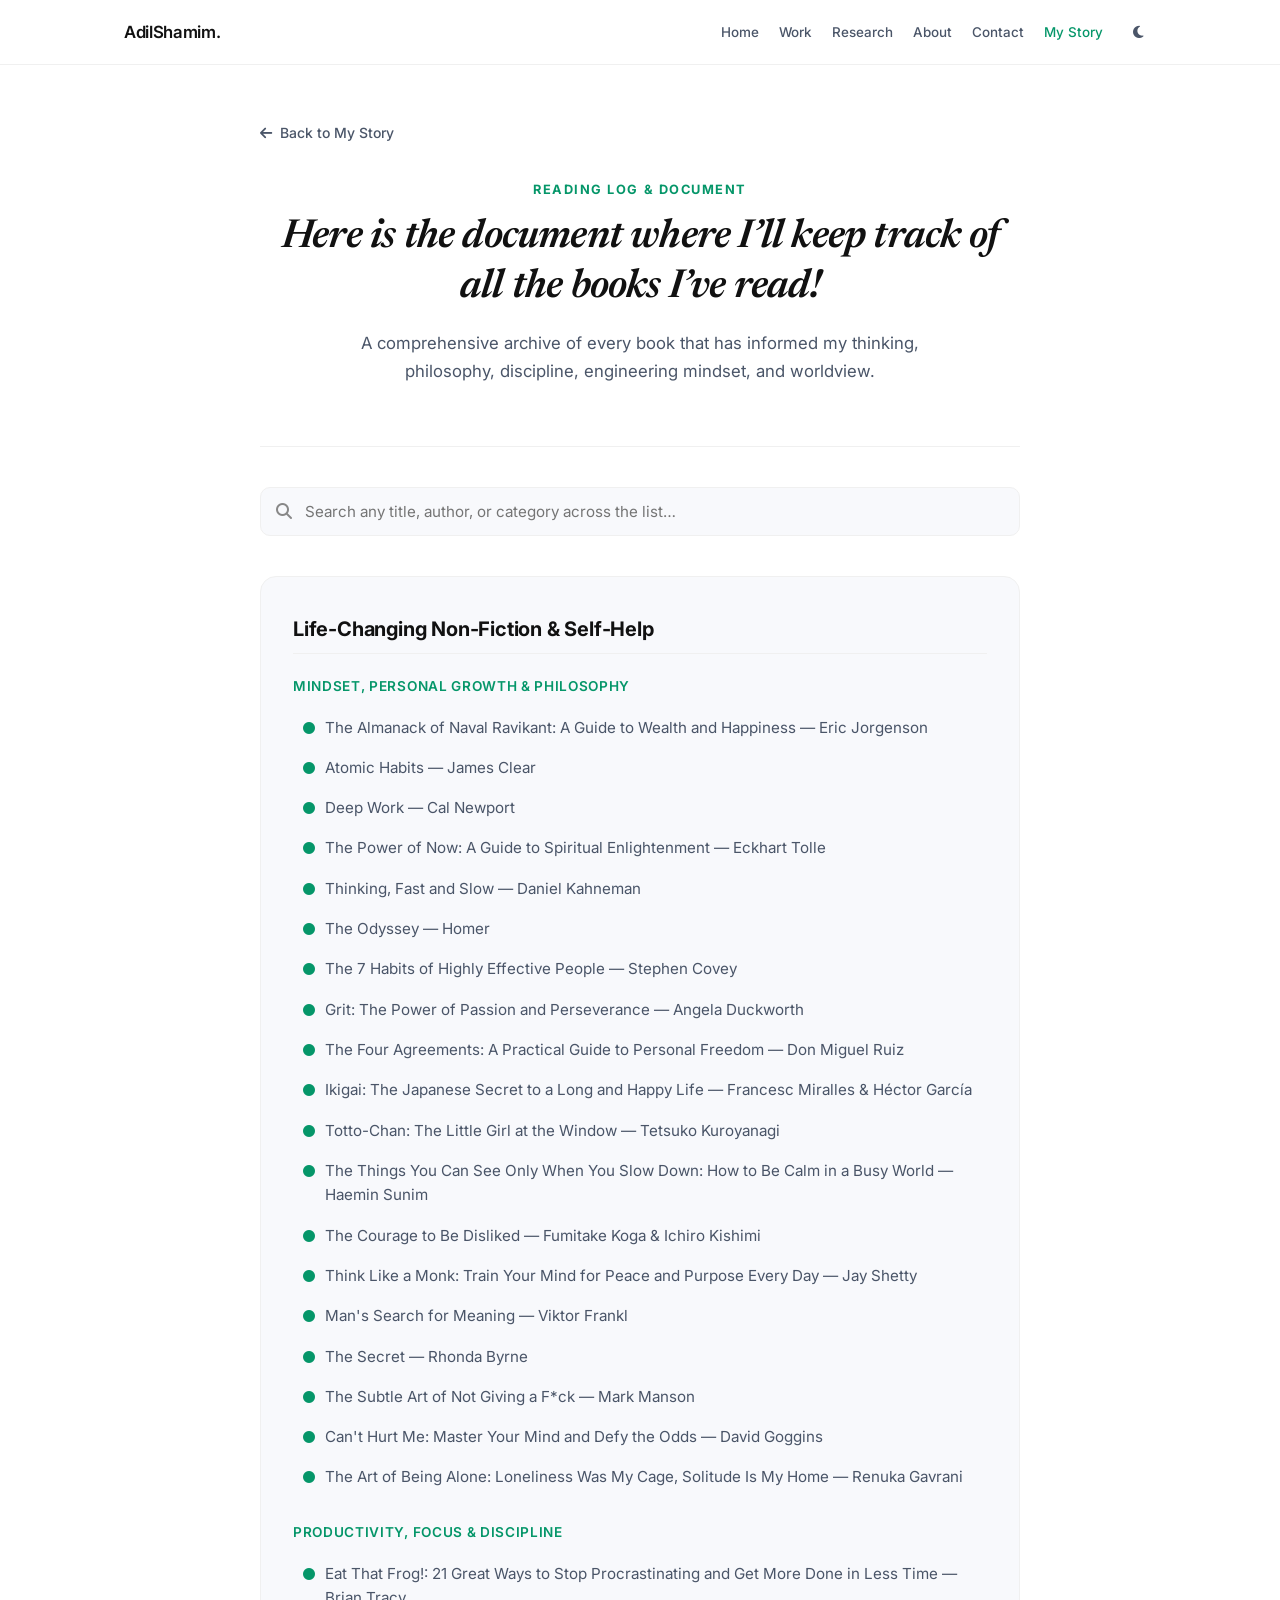
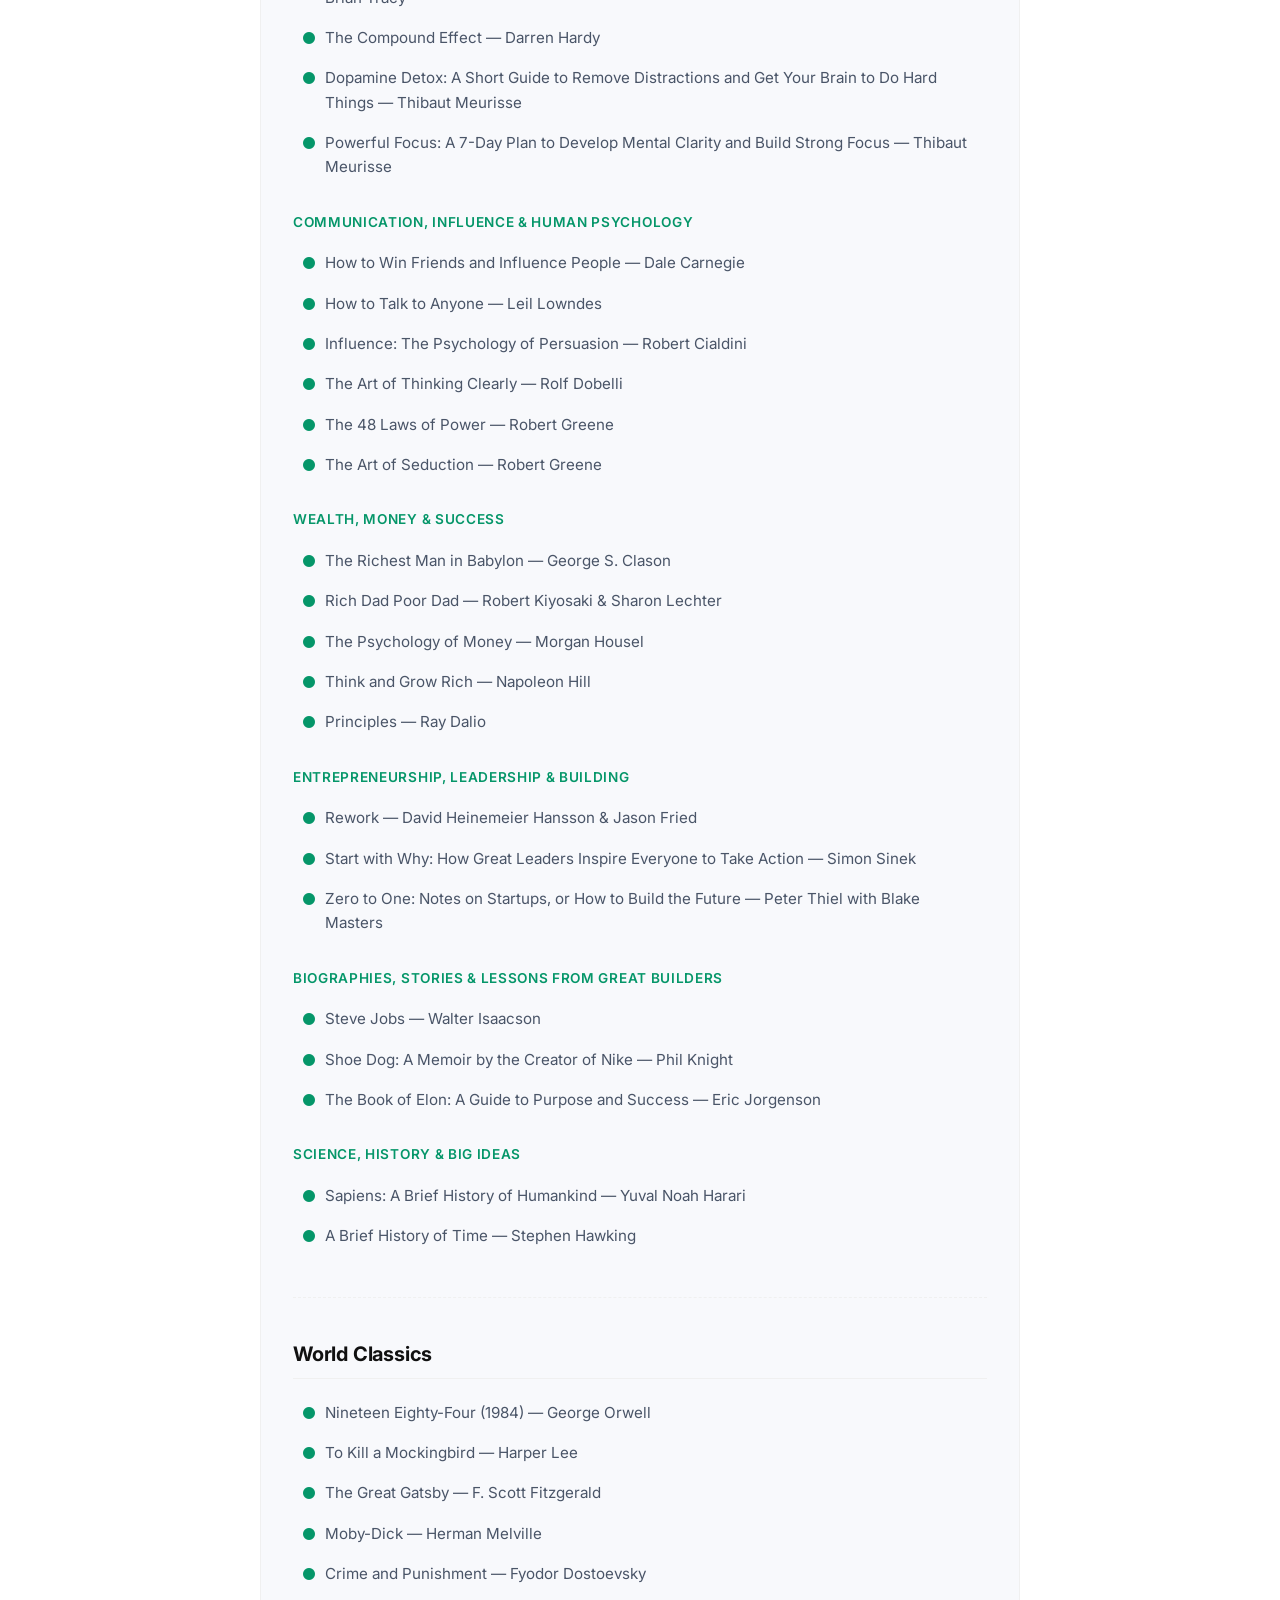
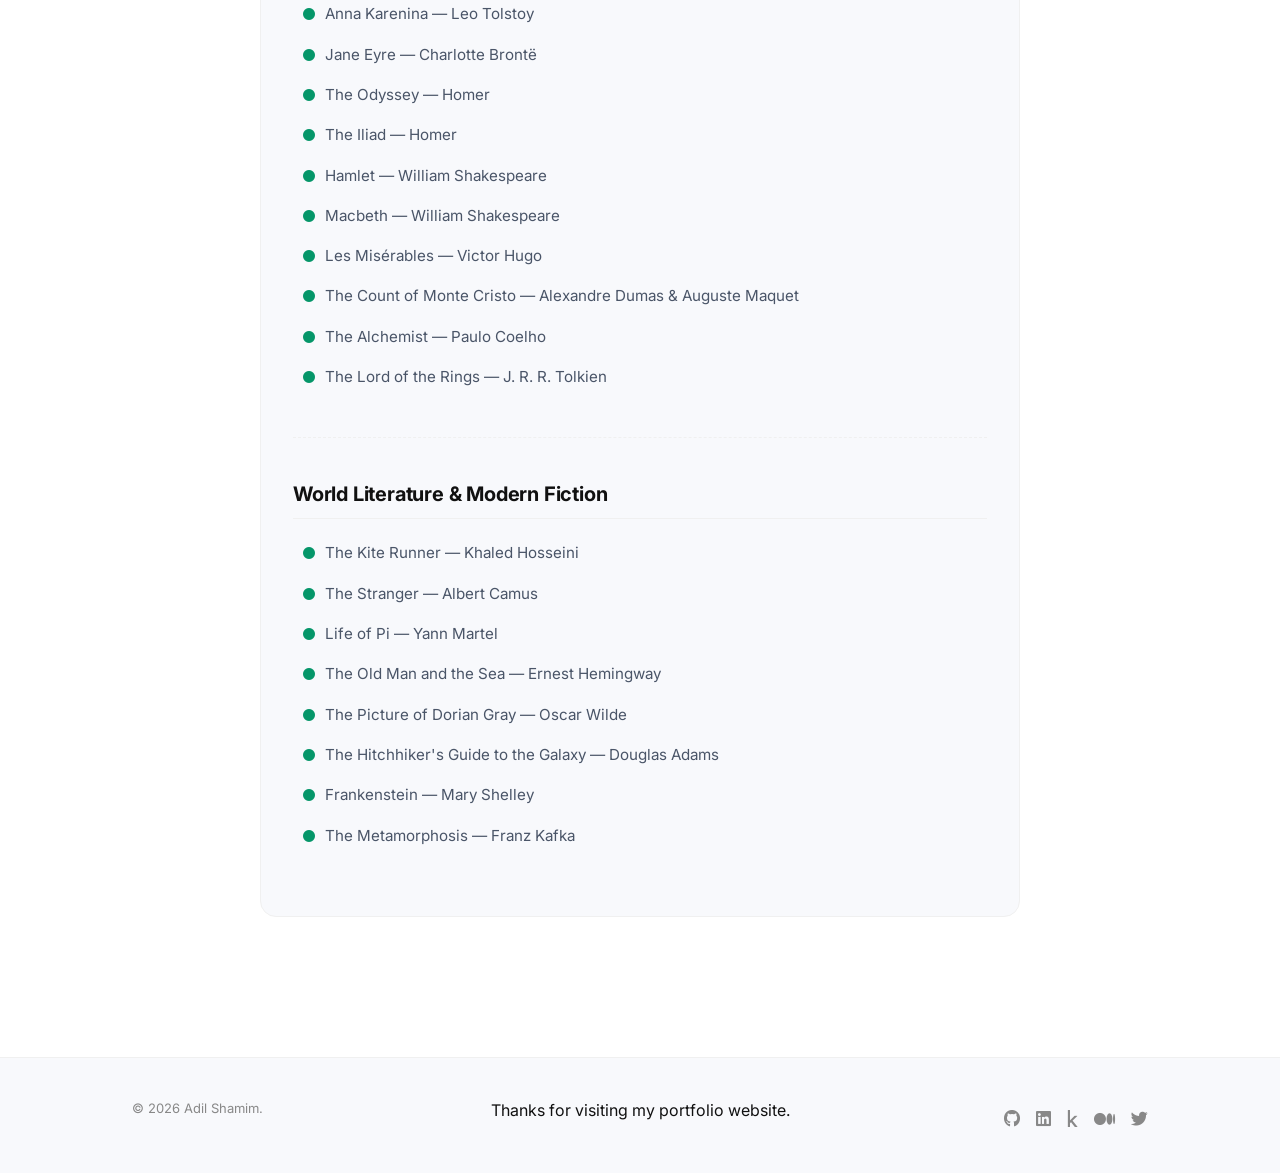
<file: books/all-books.html>
<!DOCTYPE html>
<html lang="en">

<head>
    <meta charset="UTF-8">
    <meta name="viewport" content="width=device-width, initial-scale=1.0">
    <title>All Books I've Read — Reading Archive | Adil Shamim</title>
    <meta name="description"
        content="Here is the document where I’ll keep track of all the books I’ve read. Complete reading archive and categorized list by Adil Shamim.">
    <meta name="author" content="Adil Shamim">
    <link rel="canonical" href="https://www.adilshamim.me/books/all-books.html">

    <!-- Google Fonts: Inter (body) + Newsreader (headings) -->
    <link rel="preconnect" href="https://fonts.googleapis.com">
    <link rel="preconnect" href="https://fonts.gstatic.com" crossorigin>
    <link
        href="https://fonts.googleapis.com/css2?family=Inter:wght@300;400;500;600;700;800&family=Newsreader:ital,opsz,wght@0,6..72,400;0,6..72,500;0,6..72,600;1,6..72,400&display=swap"
        rel="stylesheet">

    <!-- Font Awesome for icons -->
    <link rel="stylesheet" href="https://cdnjs.cloudflare.com/ajax/libs/font-awesome/6.4.0/css/all.min.css">

    <!-- Main site stylesheet -->
    <link rel="stylesheet" href="../assets/css/styles.css">

    <!-- Chatbot stylesheet -->
    <link rel="stylesheet" href="../assets/css/chatbot.css">

    <!-- Favicon -->
    <link rel="shortcut icon" href="https://www.adilshamim.me/assets/images/Adil.jpeg" type="image/x-icon">

    <style>
        /* ================================================
           ALL BOOKS ARCHIVE PAGE STYLES
        ================================================ */
        .archive-page {
            padding-top: 120px;
            padding-bottom: 100px;
        }

        .archive-container {
            max-width: 800px;
            margin: 0 auto;
            padding: 0 20px;
        }

        /* ── Back button ── */
        .back-link {
            display: inline-flex;
            align-items: center;
            gap: 8px;
            font-size: 0.875rem;
            font-weight: 500;
            color: var(--text-secondary);
            text-decoration: none;
            margin-bottom: 32px;
            transition: color 0.2s ease, transform 0.2s ease;
        }

        .back-link:hover {
            color: var(--text);
            transform: translateX(-3px);
        }

        /* ── Page Header ── */
        .archive-header {
            margin-bottom: 40px;
            text-align: center;
            border-bottom: 1px solid var(--border-light);
            padding-bottom: 36px;
        }

        .archive-overline {
            font-size: 0.8rem;
            font-weight: 700;
            text-transform: uppercase;
            letter-spacing: 0.12em;
            color: var(--accent);
            margin-bottom: 12px;
            display: inline-block;
        }

        .archive-title {
            font-family: 'Newsreader', Georgia, serif;
            font-size: clamp(1.8rem, 4vw, 2.5rem);
            font-style: italic;
            font-weight: 600;
            line-height: 1.25;
            color: var(--text);
            margin-bottom: 16px;
            letter-spacing: -0.02em;
        }

        .archive-subtitle {
            font-size: 1.05rem;
            line-height: 1.7;
            color: var(--text-secondary);
            max-width: 620px;
            margin: 0 auto 24px;
        }

        .archive-actions {
            display: flex;
            justify-content: center;
            gap: 14px;
            flex-wrap: wrap;
        }

        .doc-btn {
            display: inline-flex;
            align-items: center;
            gap: 8px;
            padding: 10px 20px;
            background: var(--bg-secondary);
            color: var(--text);
            border: 1px solid var(--border-light);
            border-radius: 8px;
            font-size: 0.875rem;
            font-weight: 500;
            text-decoration: none;
            transition: all 0.2s ease;
        }

        .doc-btn:hover {
            border-color: var(--text);
            transform: translateY(-2px);
        }

        /* ── Quick Search Filter ── */
        .archive-search-wrap {
            margin-bottom: 40px;
            position: relative;
        }

        .archive-search-input {
            width: 100%;
            padding: 14px 18px 14px 44px;
            font-size: 0.95rem;
            background: var(--bg-secondary);
            border: 1px solid var(--border-light);
            border-radius: 10px;
            color: var(--text);
            outline: none;
            transition: border-color 0.2s ease, box-shadow 0.2s ease;
            box-sizing: border-box;
        }

        .archive-search-input:focus {
            border-color: var(--accent);
            box-shadow: 0 0 0 3px var(--accent-light, rgba(99, 102, 241, 0.15));
        }

        .archive-search-icon {
            position: absolute;
            left: 16px;
            top: 50%;
            transform: translateY(-50%);
            color: var(--text-tertiary);
            pointer-events: none;
        }

        /* ── Section Blocks ── */
        .archive-part {
            background: var(--bg-secondary);
            border: 1px solid var(--border-light);
            border-radius: 16px;
            padding: 36px 32px;
            margin-bottom: 40px;
        }

        .part-badge {
            display: inline-block;
            font-size: 0.75rem;
            font-weight: 700;
            text-transform: uppercase;
            letter-spacing: 0.08em;
            background: var(--accent);
            color: #fff;
            padding: 4px 12px;
            border-radius: 20px;
            margin-bottom: 20px;
        }

        .category-title {
            font-size: 1.25rem;
            font-weight: 700;
            color: var(--text);
            margin-top: 28px;
            margin-bottom: 14px;
            letter-spacing: -0.01em;
            display: flex;
            align-items: center;
            gap: 10px;
            border-bottom: 1px solid var(--border-light);
            padding-bottom: 8px;
        }

        .category-title:first-of-type {
            margin-top: 0;
        }

        .subcategory-title {
            font-size: 1rem;
            font-weight: 600;
            color: var(--accent);
            margin-top: 22px;
            margin-bottom: 10px;
            text-transform: uppercase;
            letter-spacing: 0.05em;
            font-size: 0.85rem;
        }

        /* ── Book lists ── */
        .book-items-list {
            list-style: none;
            padding: 0;
            margin: 0 0 24px;
        }

        .book-item-row {
            display: flex;
            align-items: baseline;
            gap: 10px;
            padding: 8px 10px;
            border-radius: 6px;
            transition: background 0.15s ease;
            color: var(--text-secondary);
            font-size: 0.95rem;
            line-height: 1.6;
        }

        .book-item-row:hover {
            background: var(--bg-hover, rgba(255, 255, 255, 0.04));
            color: var(--text);
        }

        .book-item-bullet {
            color: var(--accent);
            font-size: 0.75rem;
            flex-shrink: 0;
            transform: translateY(-1px);
        }

        .book-text {
            flex: 1;
        }

        .section-separator {
            border: none;
            border-top: 1px dashed var(--border-light);
            margin: 40px 0;
        }

        @media (max-width: 640px) {
            .archive-part {
                padding: 24px 18px;
            }

            .archive-title {
                font-size: 1.6rem;
            }
        }
    </style>
</head>

<body>

    <a href="#main-content" class="skip-link">Skip to main content</a>

    <!-- NAVBAR -->
    <nav class="navbar" aria-label="Main navigation">
        <div class="nav-container">
            <a href="../index.html" class="nav-logo">AdilShamim.</a>
            <div class="nav-right">
                <ul class="nav-menu" id="primary-menu" aria-label="Primary">
                    <li><a href="../index.html#home" class="nav-link">Home</a></li>
                    <li><a href="../index.html#projects" class="nav-link">Work</a></li>
                    <li><a href="../index.html#research" class="nav-link">Research</a></li>
                    <li><a href="../index.html#about" class="nav-link">About</a></li>
                    <li><a href="../index.html#contact" class="nav-link">Contact</a></li>
                    <li><a href="../My_Story.html" class="nav-link active">My Story</a></li>
                </ul>
                <button id="theme-toggle" class="theme-btn" aria-label="Switch to dark mode" aria-pressed="false">
                    <i class="fas fa-moon"></i>
                </button>
                <button class="menu-toggle" id="mobile-menu" aria-label="Toggle navigation menu"
                    aria-controls="primary-menu" aria-expanded="false">
                    <span class="bar"></span>
                    <span class="bar"></span>
                    <span class="bar"></span>
                </button>
            </div>
        </div>
    </nav>

    <main id="main-content" class="archive-page">
        <div class="archive-container">

            <!-- Back link to story page -->
            <a href="../My_Story.html" class="back-link">
                <i class="fas fa-arrow-left" aria-hidden="true"></i> Back to My Story
            </a>

            <!-- Header -->
            <header class="archive-header">
                <span class="archive-overline">Reading Log &amp; Document</span>
                <h1 class="archive-title">Here is the document where I’ll keep track of all the books I’ve read!</h1>
                <p class="archive-subtitle">A comprehensive archive of every book that has informed my thinking, philosophy, discipline, engineering mindset, and worldview.</p>
            </header>

            <!-- Search box for instant book lookup -->
            <div class="archive-search-wrap">
                <i class="fas fa-search archive-search-icon" aria-hidden="true"></i>
                <input type="search" id="archive-search" class="archive-search-input"
                    placeholder="Search any title, author, or category across the list…" aria-label="Search all books">
            </div>

            <!-- BOOKS LIST -->
            <section class="archive-part">

                <!-- Life-Changing Non-Fiction & Self-Help -->
                <h2 class="category-title">Life-Changing Non-Fiction &amp; Self-Help</h2>

                <h3 class="subcategory-title">Mindset, Personal Growth &amp; Philosophy</h3>
                <ul class="book-items-list">
                    <li class="book-item-row"><i class="fas fa-circle book-item-bullet"></i><span class="book-text">The Almanack of Naval Ravikant: A Guide to Wealth and Happiness — Eric Jorgenson</span></li>
                    <li class="book-item-row"><i class="fas fa-circle book-item-bullet"></i><span class="book-text">Atomic Habits — James Clear</span></li>
                    <li class="book-item-row"><i class="fas fa-circle book-item-bullet"></i><span class="book-text">Deep Work — Cal Newport</span></li>
                    <li class="book-item-row"><i class="fas fa-circle book-item-bullet"></i><span class="book-text">The Power of Now: A Guide to Spiritual Enlightenment — Eckhart Tolle</span></li>
                    <li class="book-item-row"><i class="fas fa-circle book-item-bullet"></i><span class="book-text">Thinking, Fast and Slow — Daniel Kahneman</span></li>
                    <li class="book-item-row"><i class="fas fa-circle book-item-bullet"></i><span class="book-text">The Odyssey — Homer</span></li>
                    <li class="book-item-row"><i class="fas fa-circle book-item-bullet"></i><span class="book-text">The 7 Habits of Highly Effective People — Stephen Covey</span></li>
                    <li class="book-item-row"><i class="fas fa-circle book-item-bullet"></i><span class="book-text">Grit: The Power of Passion and Perseverance — Angela Duckworth</span></li>
                    <li class="book-item-row"><i class="fas fa-circle book-item-bullet"></i><span class="book-text">The Four Agreements: A Practical Guide to Personal Freedom — Don Miguel Ruiz</span></li>
                    <li class="book-item-row"><i class="fas fa-circle book-item-bullet"></i><span class="book-text">Ikigai: The Japanese Secret to a Long and Happy Life — Francesc Miralles &amp; H&eacute;ctor Garc&iacute;a</span></li>
                    <li class="book-item-row"><i class="fas fa-circle book-item-bullet"></i><span class="book-text">Totto-Chan: The Little Girl at the Window — Tetsuko Kuroyanagi</span></li>
                    <li class="book-item-row"><i class="fas fa-circle book-item-bullet"></i><span class="book-text">The Things You Can See Only When You Slow Down: How to Be Calm in a Busy World — Haemin Sunim</span></li>
                    <li class="book-item-row"><i class="fas fa-circle book-item-bullet"></i><span class="book-text">The Courage to Be Disliked — Fumitake Koga &amp; Ichiro Kishimi</span></li>
                    <li class="book-item-row"><i class="fas fa-circle book-item-bullet"></i><span class="book-text">Think Like a Monk: Train Your Mind for Peace and Purpose Every Day — Jay Shetty</span></li>
                    <li class="book-item-row"><i class="fas fa-circle book-item-bullet"></i><span class="book-text">Man's Search for Meaning — Viktor Frankl</span></li>
                    <li class="book-item-row"><i class="fas fa-circle book-item-bullet"></i><span class="book-text">The Secret — Rhonda Byrne</span></li>
                    <li class="book-item-row"><i class="fas fa-circle book-item-bullet"></i><span class="book-text">The Subtle Art of Not Giving a F*ck — Mark Manson</span></li>
                    <li class="book-item-row"><i class="fas fa-circle book-item-bullet"></i><span class="book-text">Can't Hurt Me: Master Your Mind and Defy the Odds — David Goggins</span></li>
                    <li class="book-item-row"><i class="fas fa-circle book-item-bullet"></i><span class="book-text">The Art of Being Alone: Loneliness Was My Cage, Solitude Is My Home — Renuka Gavrani</span></li>
                </ul>

                <h3 class="subcategory-title">Productivity, Focus &amp; Discipline</h3>
                <ul class="book-items-list">
                    <li class="book-item-row"><i class="fas fa-circle book-item-bullet"></i><span class="book-text">Eat That Frog!: 21 Great Ways to Stop Procrastinating and Get More Done in Less Time — Brian Tracy</span></li>
                    <li class="book-item-row"><i class="fas fa-circle book-item-bullet"></i><span class="book-text">The Compound Effect — Darren Hardy</span></li>
                    <li class="book-item-row"><i class="fas fa-circle book-item-bullet"></i><span class="book-text">Dopamine Detox: A Short Guide to Remove Distractions and Get Your Brain to Do Hard Things — Thibaut Meurisse</span></li>
                    <li class="book-item-row"><i class="fas fa-circle book-item-bullet"></i><span class="book-text">Powerful Focus: A 7-Day Plan to Develop Mental Clarity and Build Strong Focus — Thibaut Meurisse</span></li>
                </ul>

                <h3 class="subcategory-title">Communication, Influence &amp; Human Psychology</h3>
                <ul class="book-items-list">
                    <li class="book-item-row"><i class="fas fa-circle book-item-bullet"></i><span class="book-text">How to Win Friends and Influence People — Dale Carnegie</span></li>
                    <li class="book-item-row"><i class="fas fa-circle book-item-bullet"></i><span class="book-text">How to Talk to Anyone — Leil Lowndes</span></li>
                    <li class="book-item-row"><i class="fas fa-circle book-item-bullet"></i><span class="book-text">Influence: The Psychology of Persuasion — Robert Cialdini</span></li>
                    <li class="book-item-row"><i class="fas fa-circle book-item-bullet"></i><span class="book-text">The Art of Thinking Clearly — Rolf Dobelli</span></li>
                    <li class="book-item-row"><i class="fas fa-circle book-item-bullet"></i><span class="book-text">The 48 Laws of Power — Robert Greene</span></li>
                    <li class="book-item-row"><i class="fas fa-circle book-item-bullet"></i><span class="book-text">The Art of Seduction — Robert Greene</span></li>
                </ul>

                <h3 class="subcategory-title">Wealth, Money &amp; Success</h3>
                <ul class="book-items-list">
                    <li class="book-item-row"><i class="fas fa-circle book-item-bullet"></i><span class="book-text">The Richest Man in Babylon — George S. Clason</span></li>
                    <li class="book-item-row"><i class="fas fa-circle book-item-bullet"></i><span class="book-text">Rich Dad Poor Dad — Robert Kiyosaki &amp; Sharon Lechter</span></li>
                    <li class="book-item-row"><i class="fas fa-circle book-item-bullet"></i><span class="book-text">The Psychology of Money — Morgan Housel</span></li>
                    <li class="book-item-row"><i class="fas fa-circle book-item-bullet"></i><span class="book-text">Think and Grow Rich — Napoleon Hill</span></li>
                    <li class="book-item-row"><i class="fas fa-circle book-item-bullet"></i><span class="book-text">Principles — Ray Dalio</span></li>
                </ul>

                <h3 class="subcategory-title">Entrepreneurship, Leadership &amp; Building</h3>
                <ul class="book-items-list">
                    <li class="book-item-row"><i class="fas fa-circle book-item-bullet"></i><span class="book-text">Rework — David Heinemeier Hansson &amp; Jason Fried</span></li>
                    <li class="book-item-row"><i class="fas fa-circle book-item-bullet"></i><span class="book-text">Start with Why: How Great Leaders Inspire Everyone to Take Action — Simon Sinek</span></li>
                    <li class="book-item-row"><i class="fas fa-circle book-item-bullet"></i><span class="book-text">Zero to One: Notes on Startups, or How to Build the Future — Peter Thiel with Blake Masters</span></li>
                </ul>

                <h3 class="subcategory-title">Biographies, Stories &amp; Lessons from Great Builders</h3>
                <ul class="book-items-list">
                    <li class="book-item-row"><i class="fas fa-circle book-item-bullet"></i><span class="book-text">Steve Jobs — Walter Isaacson</span></li>
                    <li class="book-item-row"><i class="fas fa-circle book-item-bullet"></i><span class="book-text">Shoe Dog: A Memoir by the Creator of Nike — Phil Knight</span></li>
                    <li class="book-item-row"><i class="fas fa-circle book-item-bullet"></i><span class="book-text">The Book of Elon: A Guide to Purpose and Success — Eric Jorgenson</span></li>
                </ul>

                <h3 class="subcategory-title">Science, History &amp; Big Ideas</h3>
                <ul class="book-items-list">
                    <li class="book-item-row"><i class="fas fa-circle book-item-bullet"></i><span class="book-text">Sapiens: A Brief History of Humankind — Yuval Noah Harari</span></li>
                    <li class="book-item-row"><i class="fas fa-circle book-item-bullet"></i><span class="book-text">A Brief History of Time — Stephen Hawking</span></li>
                </ul>

                <hr class="section-separator">

                <!-- World Classics -->
                <h2 class="category-title">World Classics</h2>
                <ul class="book-items-list">
                    <li class="book-item-row"><i class="fas fa-circle book-item-bullet"></i><span class="book-text">Nineteen Eighty-Four (1984) — George Orwell</span></li>
                    <li class="book-item-row"><i class="fas fa-circle book-item-bullet"></i><span class="book-text">To Kill a Mockingbird — Harper Lee</span></li>
                    <li class="book-item-row"><i class="fas fa-circle book-item-bullet"></i><span class="book-text">The Great Gatsby — F. Scott Fitzgerald</span></li>
                    <li class="book-item-row"><i class="fas fa-circle book-item-bullet"></i><span class="book-text">Moby-Dick — Herman Melville</span></li>
                    <li class="book-item-row"><i class="fas fa-circle book-item-bullet"></i><span class="book-text">Crime and Punishment — Fyodor Dostoevsky</span></li>
                    <li class="book-item-row"><i class="fas fa-circle book-item-bullet"></i><span class="book-text">Anna Karenina — Leo Tolstoy</span></li>
                    <li class="book-item-row"><i class="fas fa-circle book-item-bullet"></i><span class="book-text">Jane Eyre — Charlotte Bront&euml;</span></li>
                    <li class="book-item-row"><i class="fas fa-circle book-item-bullet"></i><span class="book-text">The Odyssey — Homer</span></li>
                    <li class="book-item-row"><i class="fas fa-circle book-item-bullet"></i><span class="book-text">The Iliad — Homer</span></li>
                    <li class="book-item-row"><i class="fas fa-circle book-item-bullet"></i><span class="book-text">Hamlet — William Shakespeare</span></li>
                    <li class="book-item-row"><i class="fas fa-circle book-item-bullet"></i><span class="book-text">Macbeth — William Shakespeare</span></li>
                    <li class="book-item-row"><i class="fas fa-circle book-item-bullet"></i><span class="book-text">Les Mis&eacute;rables — Victor Hugo</span></li>
                    <li class="book-item-row"><i class="fas fa-circle book-item-bullet"></i><span class="book-text">The Count of Monte Cristo — Alexandre Dumas &amp; Auguste Maquet</span></li>
                    <li class="book-item-row"><i class="fas fa-circle book-item-bullet"></i><span class="book-text">The Alchemist — Paulo Coelho</span></li>
                    <li class="book-item-row"><i class="fas fa-circle book-item-bullet"></i><span class="book-text">The Lord of the Rings — J. R. R. Tolkien</span></li>
                </ul>

                <hr class="section-separator">

                <!-- World Literature & Modern Fiction -->
                <h2 class="category-title">World Literature &amp; Modern Fiction</h2>
                <ul class="book-items-list">
                    <li class="book-item-row"><i class="fas fa-circle book-item-bullet"></i><span class="book-text">The Kite Runner — Khaled Hosseini</span></li>
                    <li class="book-item-row"><i class="fas fa-circle book-item-bullet"></i><span class="book-text">The Stranger — Albert Camus</span></li>
                    <li class="book-item-row"><i class="fas fa-circle book-item-bullet"></i><span class="book-text">Life of Pi — Yann Martel</span></li>
                    <li class="book-item-row"><i class="fas fa-circle book-item-bullet"></i><span class="book-text">The Old Man and the Sea — Ernest Hemingway</span></li>
                    <li class="book-item-row"><i class="fas fa-circle book-item-bullet"></i><span class="book-text">The Picture of Dorian Gray — Oscar Wilde</span></li>
                    <li class="book-item-row"><i class="fas fa-circle book-item-bullet"></i><span class="book-text">The Hitchhiker's Guide to the Galaxy — Douglas Adams</span></li>
                    <li class="book-item-row"><i class="fas fa-circle book-item-bullet"></i><span class="book-text">Frankenstein — Mary Shelley</span></li>
                    <li class="book-item-row"><i class="fas fa-circle book-item-bullet"></i><span class="book-text">The Metamorphosis — Franz Kafka</span></li>
                </ul>
            </section>

        </div>
    </main>

    <!-- FOOTER -->
    <footer class="footer">
        <div class="container">
            <div class="footer-content">
                <p class="footer-copy">&copy; <span id="current-year"></span> Adil Shamim.</p>
                <p class="footer-thanks">Thanks for visiting my portfolio website.</p>
                <div class="footer-socials">
                    <a href="https://github.com/AdilShamim8" target="_blank" rel="noopener" aria-label="GitHub"><i
                            class="fab fa-github"></i></a>
                    <a href="https://www.linkedin.com/in/adilshamim8" target="_blank" rel="noopener"
                        aria-label="LinkedIn"><i class="fab fa-linkedin"></i></a>
                    <a href="https://www.kaggle.com/adilshamim8" target="_blank" rel="noopener" aria-label="Kaggle"><i
                            class="fab fa-kaggle"></i></a>
                    <a href="https://adilshamim8.medium.com/" target="_blank" rel="noopener" aria-label="Medium"><i
                            class="fab fa-medium"></i></a>
                    <a href="https://x.com/adil_shamim8" target="_blank" rel="noopener" aria-label="Twitter"><i
                            class="fab fa-twitter"></i></a>
                </div>
            </div>
        </div>
    </footer>

    <!-- Shared site JS (navbar, theme, animations) -->
    <script src="../assets/js/script.js" defer></script>

    <!-- Live Search Script -->
    <script>
        document.addEventListener('DOMContentLoaded', function () {
            const searchInput = document.getElementById('archive-search');
            const items = document.querySelectorAll('.book-item-row');
            const uls = document.querySelectorAll('.book-items-list');
            const subcategoryTitles = document.querySelectorAll('.subcategory-title');
            const categoryTitles = document.querySelectorAll('.category-title');
            const separators = document.querySelectorAll('.section-separator');

            if (searchInput) {
                searchInput.addEventListener('input', function (e) {
                    const query = e.target.value.toLowerCase().trim();

                    if (!query) {
                        items.forEach(item => item.style.display = 'flex');
                        uls.forEach(ul => ul.style.display = '');
                        subcategoryTitles.forEach(el => el.style.display = '');
                        categoryTitles.forEach(el => el.style.display = '');
                        separators.forEach(el => el.style.display = '');
                        const noMatchEl = document.getElementById('no-books-found');
                        if (noMatchEl) noMatchEl.style.display = 'none';
                        return;
                    }

                    let totalMatches = 0;

                    uls.forEach(ul => {
                        const listItems = ul.querySelectorAll('.book-item-row');
                        let ulMatches = 0;
                        listItems.forEach(item => {
                            const text = item.textContent.toLowerCase();
                            if (text.includes(query)) {
                                item.style.display = 'flex';
                                ulMatches++;
                                totalMatches++;
                            } else {
                                item.style.display = 'none';
                            }
                        });

                        ul.style.display = ulMatches > 0 ? '' : 'none';

                        let prev = ul.previousElementSibling;
                        if (prev && prev.classList.contains('subcategory-title')) {
                            prev.style.display = ulMatches > 0 ? '' : 'none';
                        }
                    });

                    categoryTitles.forEach(cat => {
                        let next = cat.nextElementSibling;
                        let catHasMatches = false;
                        while (next && !next.classList.contains('category-title')) {
                            if (next.classList.contains('book-items-list') && next.style.display !== 'none') {
                                catHasMatches = true;
                                break;
                            }
                            next = next.nextElementSibling;
                        }
                        cat.style.display = catHasMatches ? '' : 'none';
                    });

                    separators.forEach(sep => {
                        sep.style.display = 'none';
                    });

                    let noMatchEl = document.getElementById('no-books-found');
                    if (totalMatches === 0) {
                        if (!noMatchEl) {
                            noMatchEl = document.createElement('div');
                            noMatchEl.id = 'no-books-found';
                            noMatchEl.style.cssText = 'text-align: center; padding: 40px 20px; color: var(--text-secondary); font-size: 1.05rem;';
                            const archivePart = document.querySelector('.archive-part');
                            if (archivePart) archivePart.appendChild(noMatchEl);
                        }
                        noMatchEl.textContent = 'No books found matching "' + e.target.value.trim() + '".';
                        noMatchEl.style.display = 'block';
                    } else if (noMatchEl) {
                        noMatchEl.style.display = 'none';
                    }
                });
            }
        });
    </script>

</body>

</html>
</file>
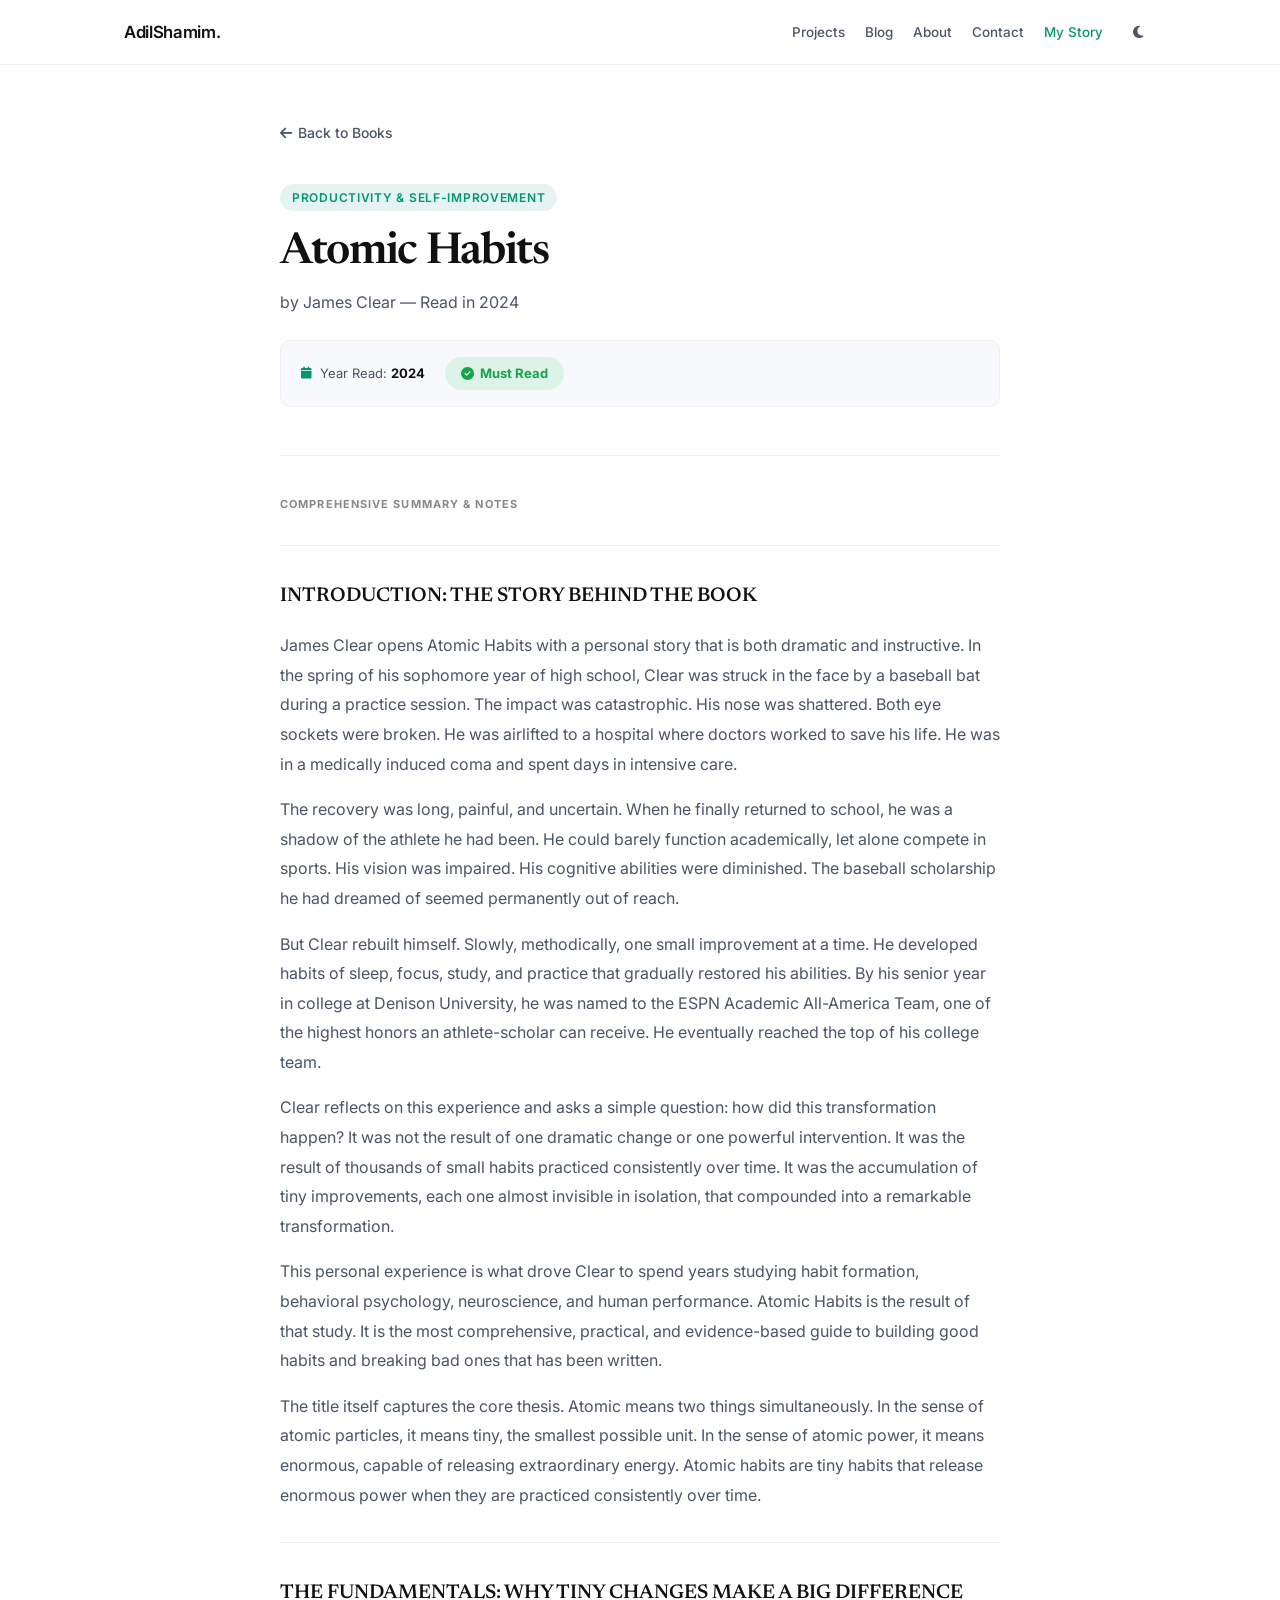
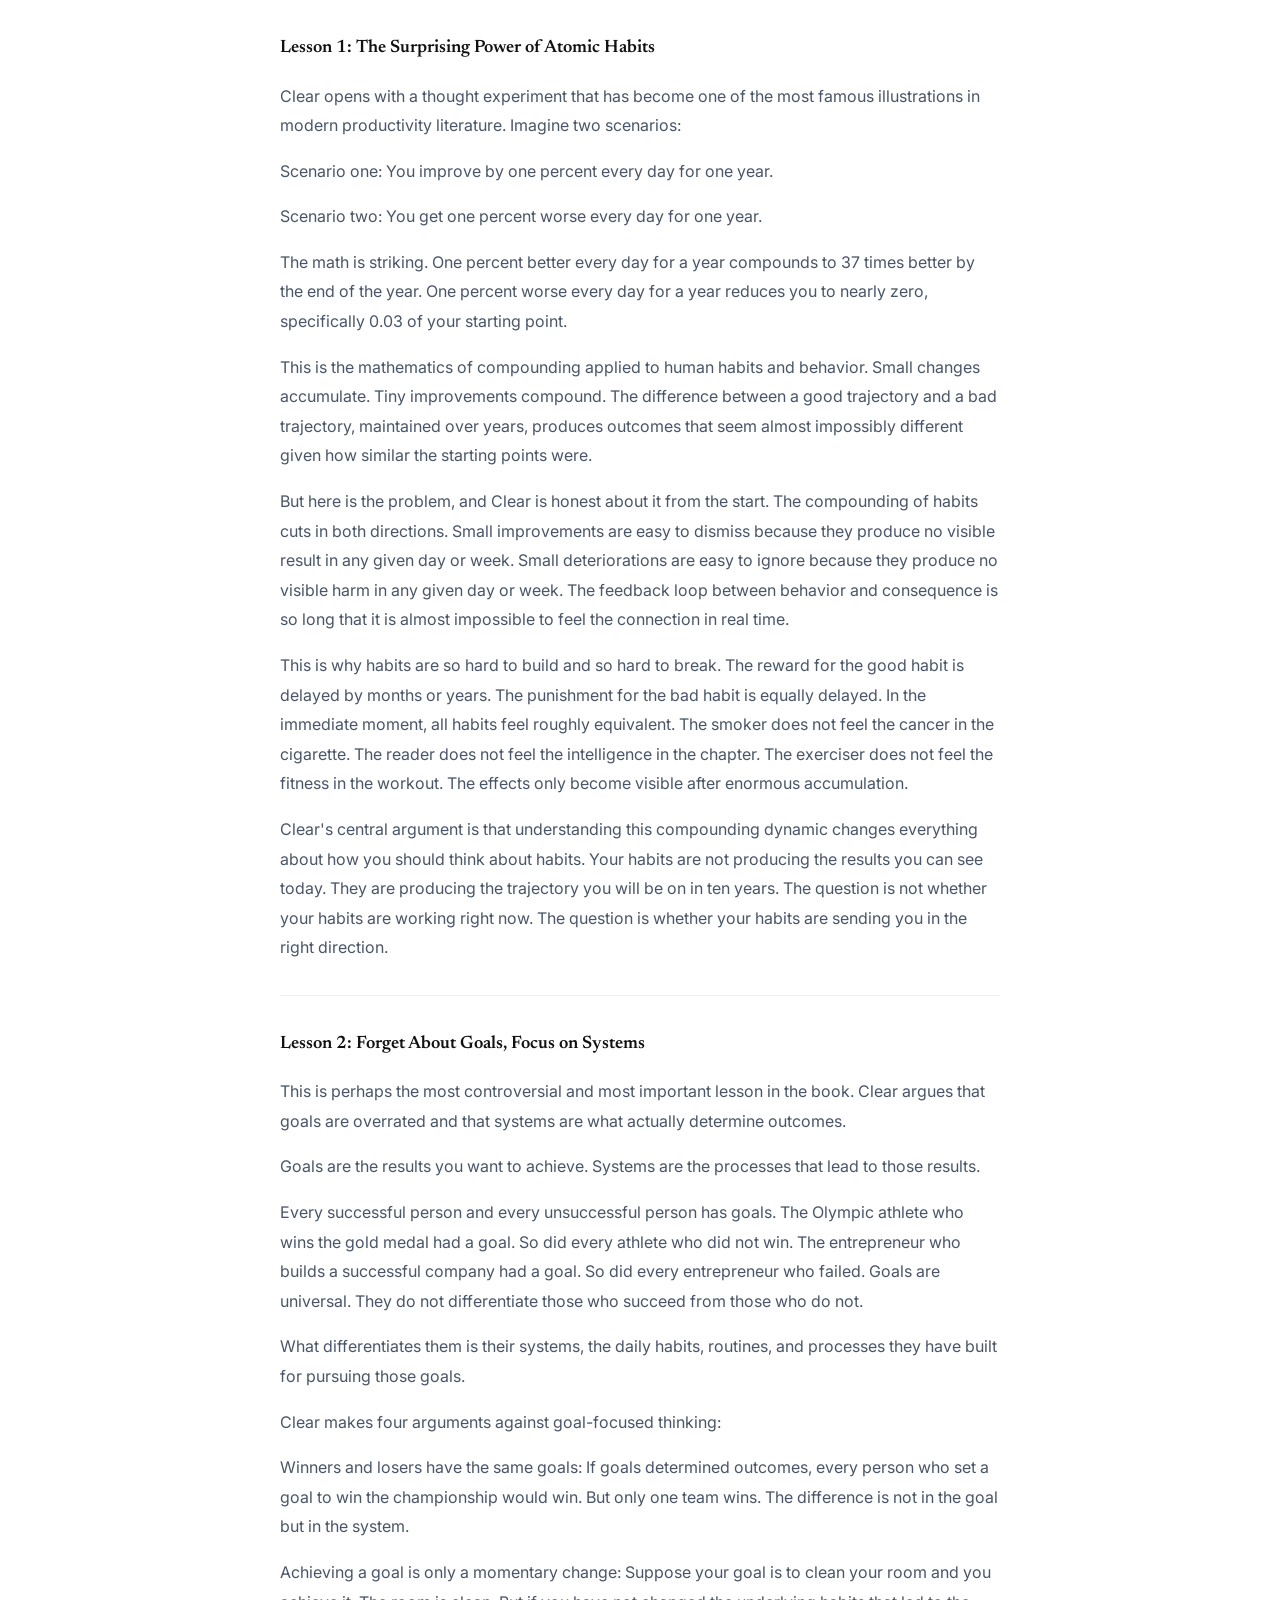
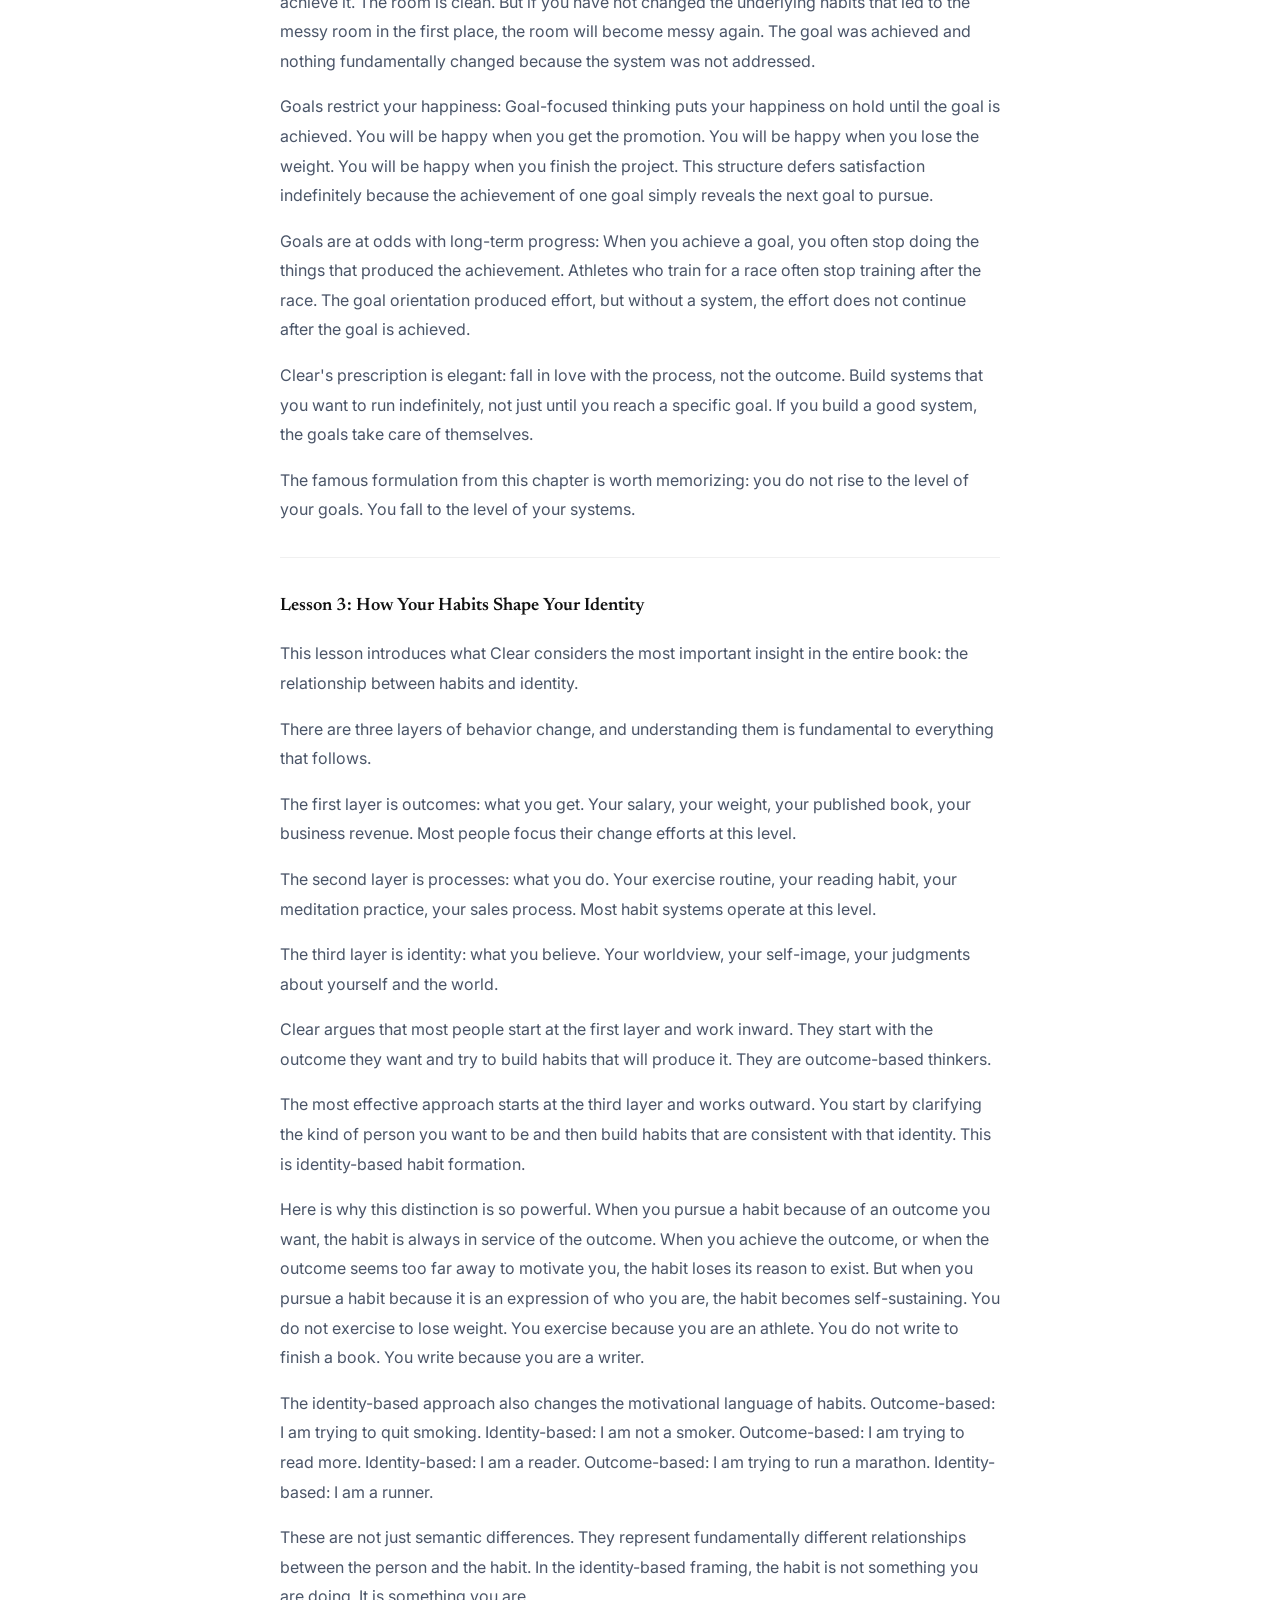
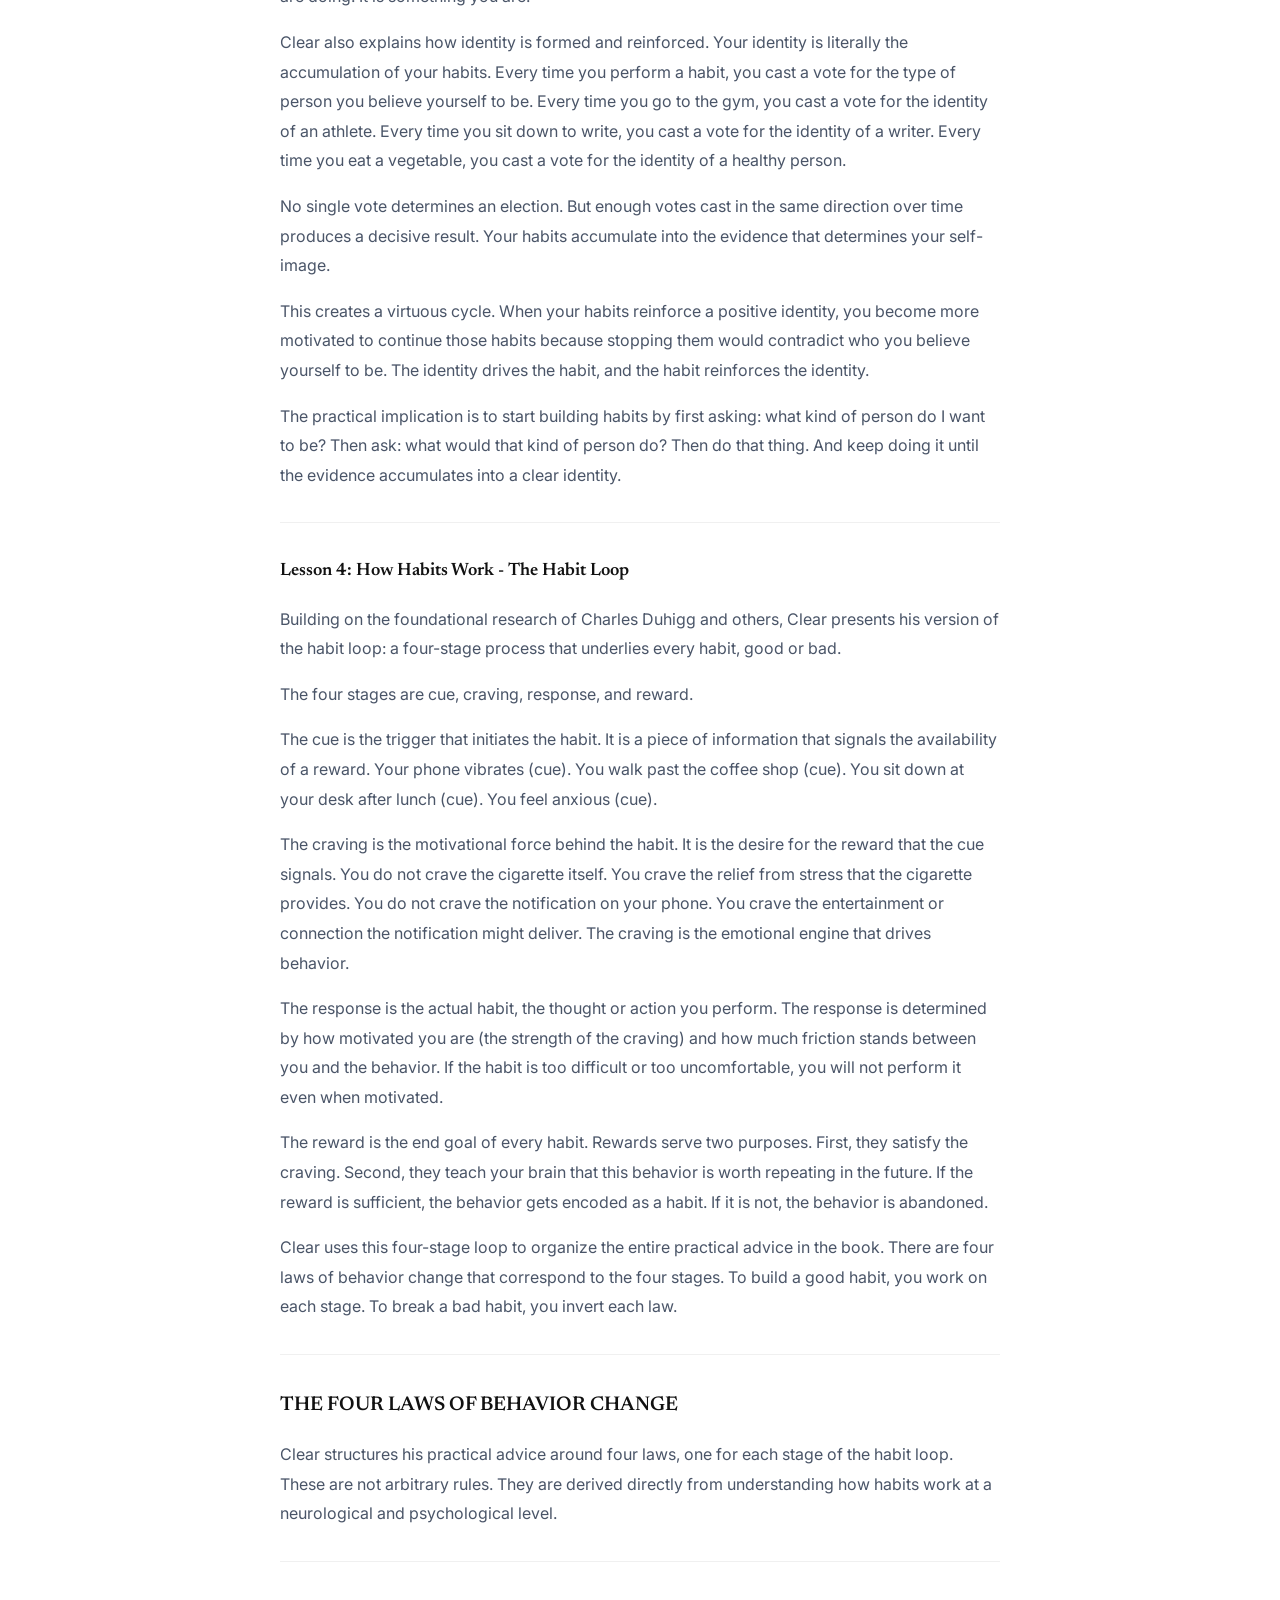
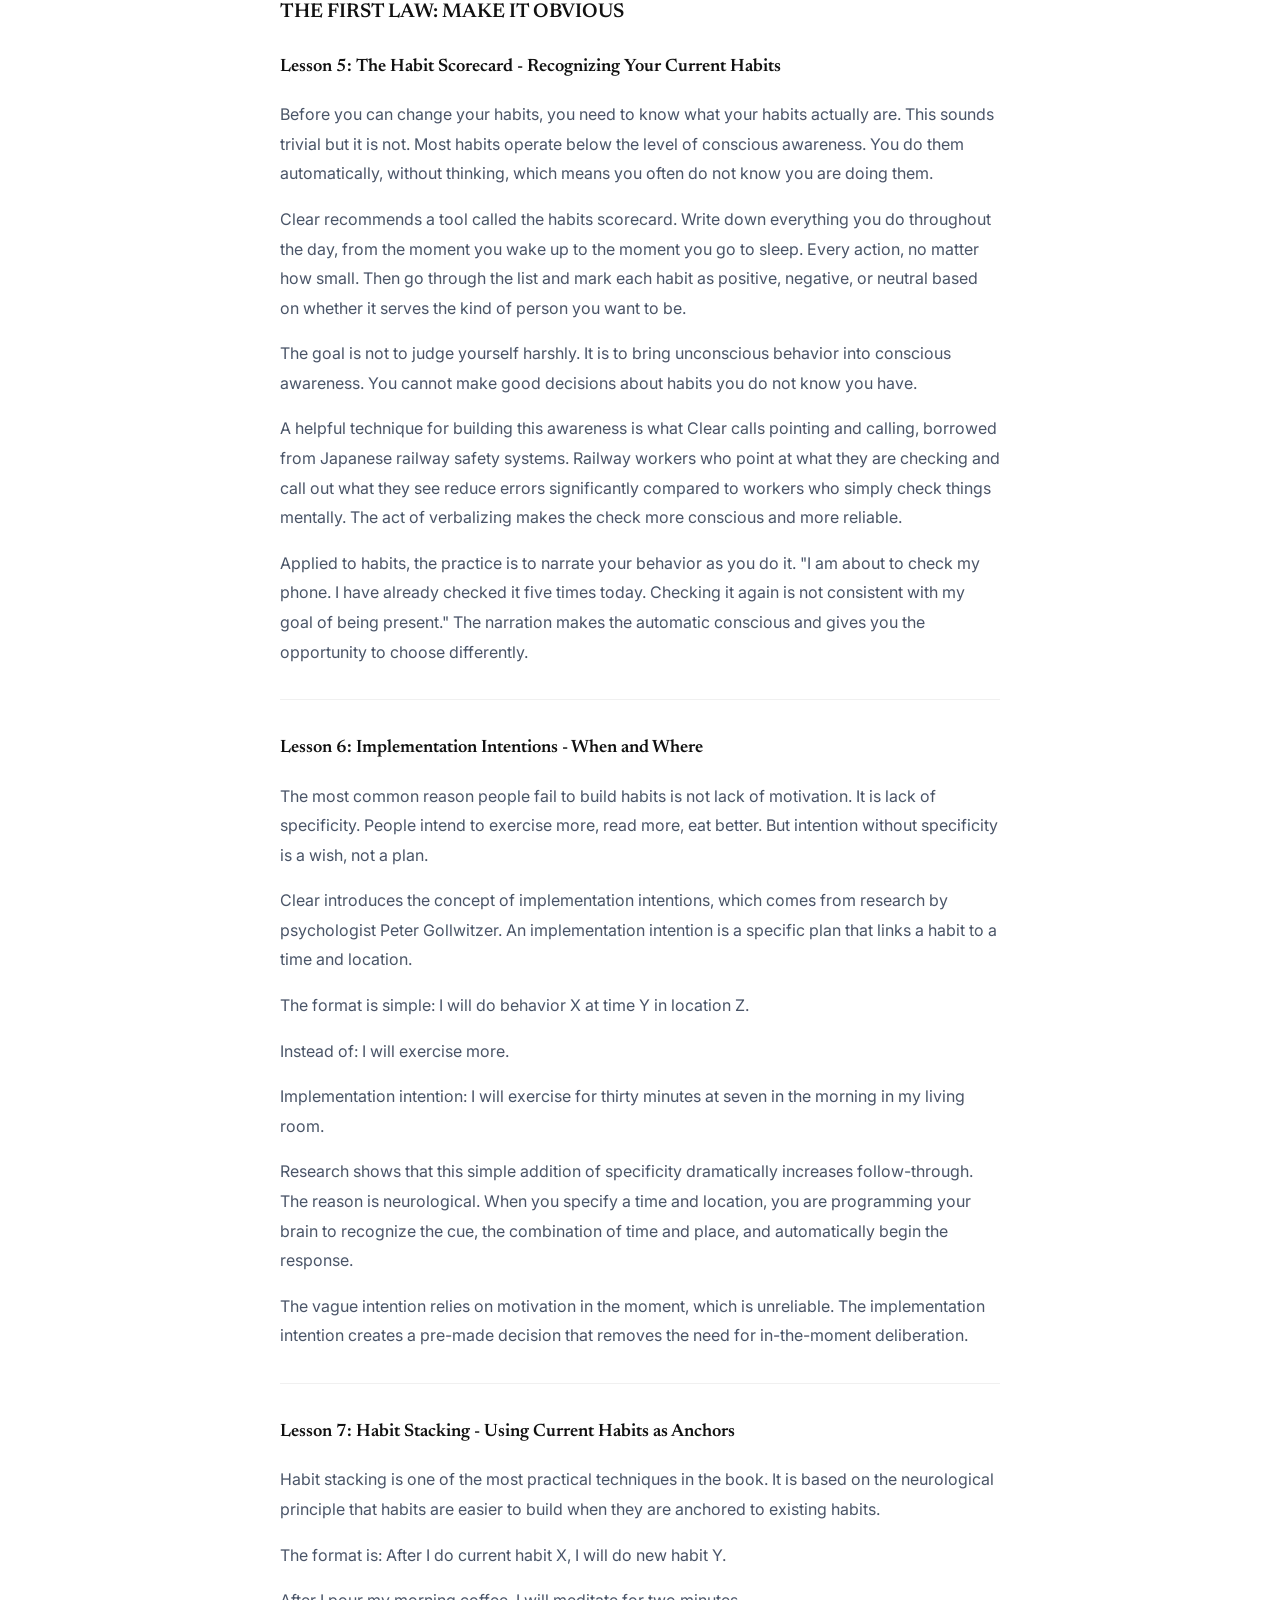
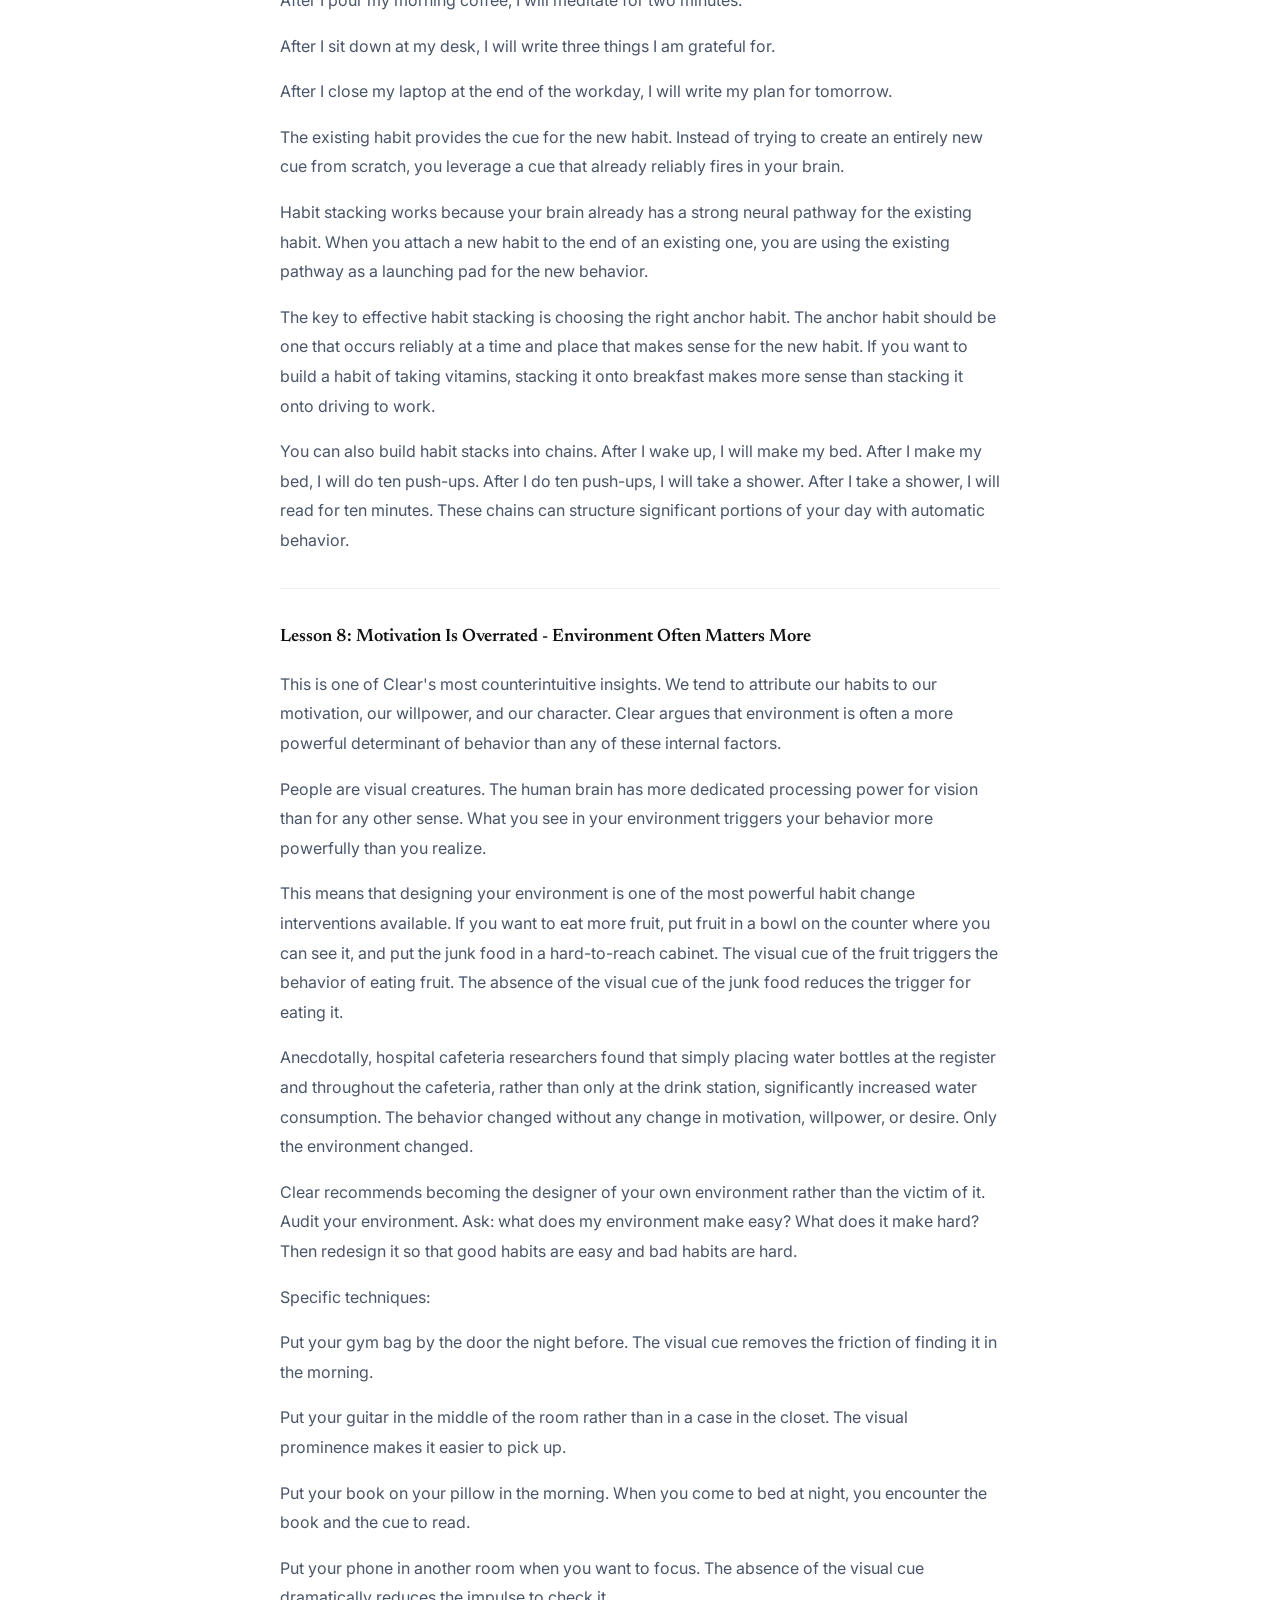
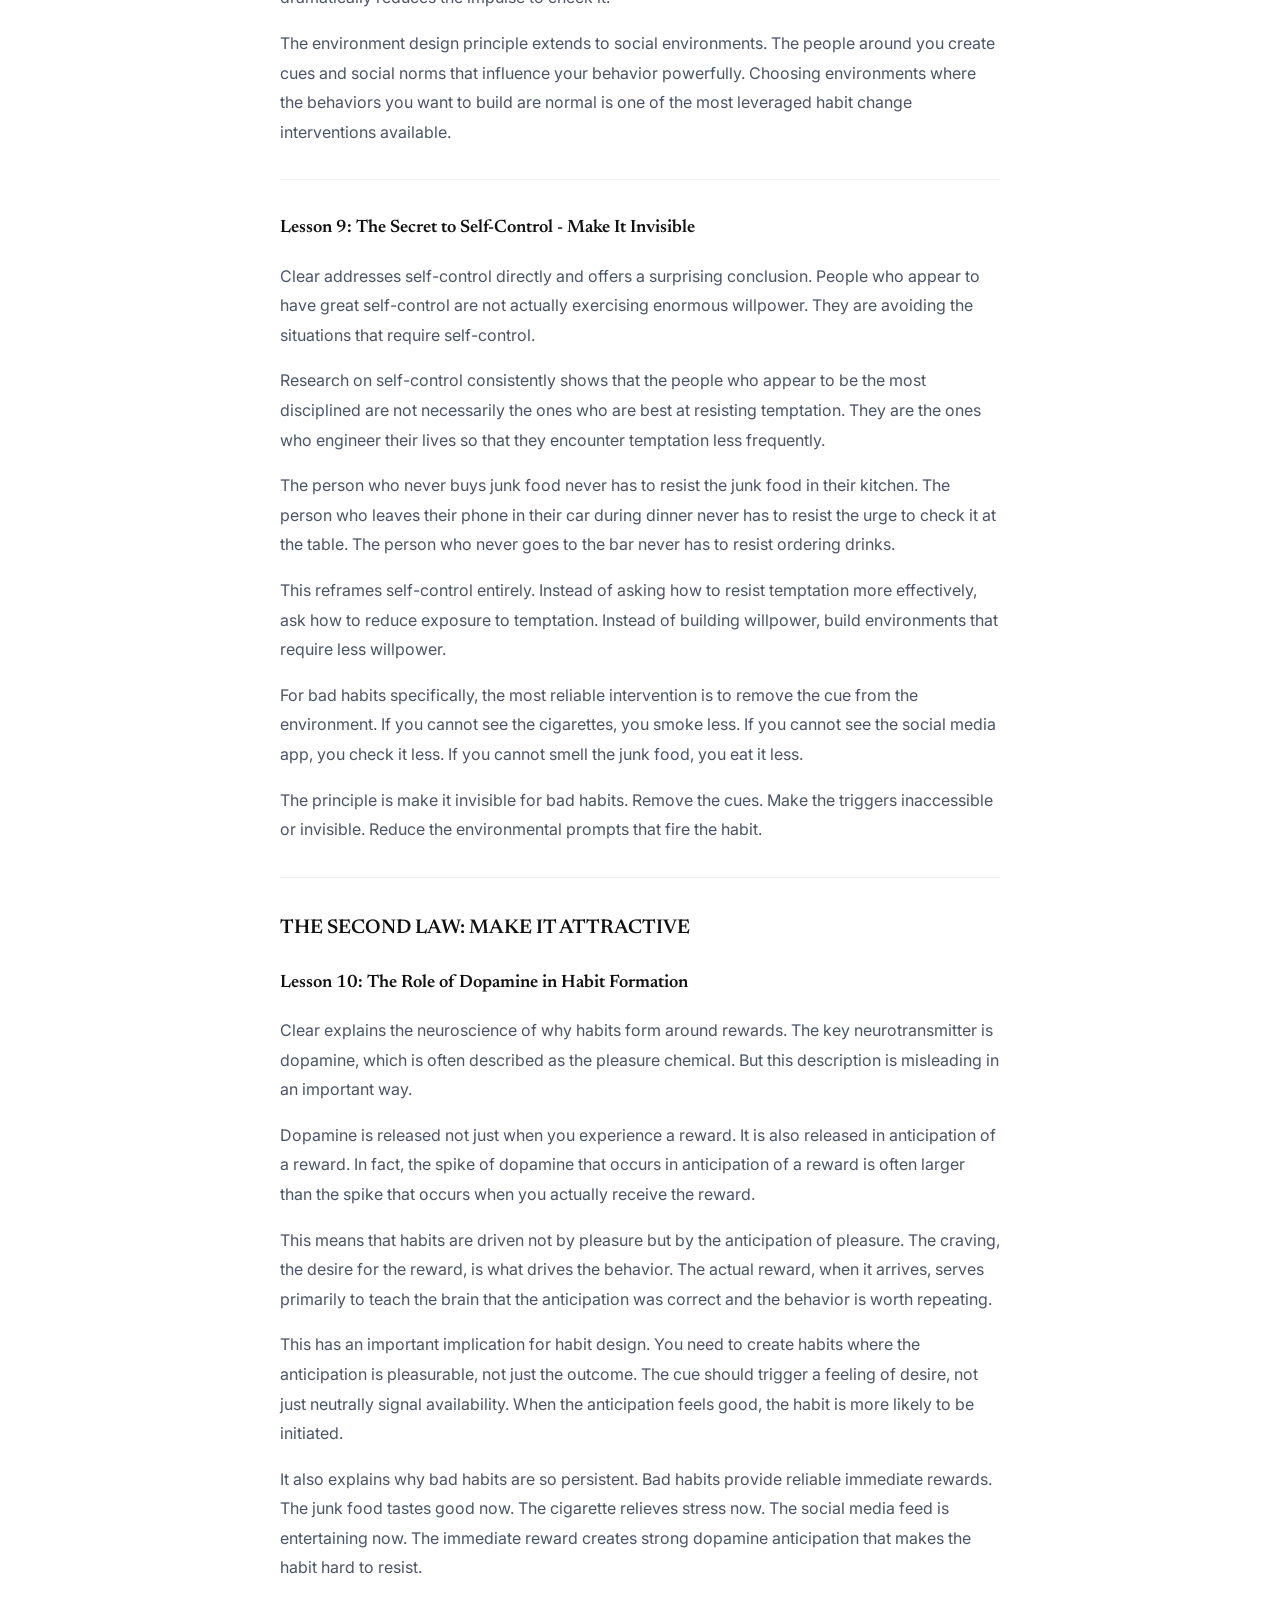
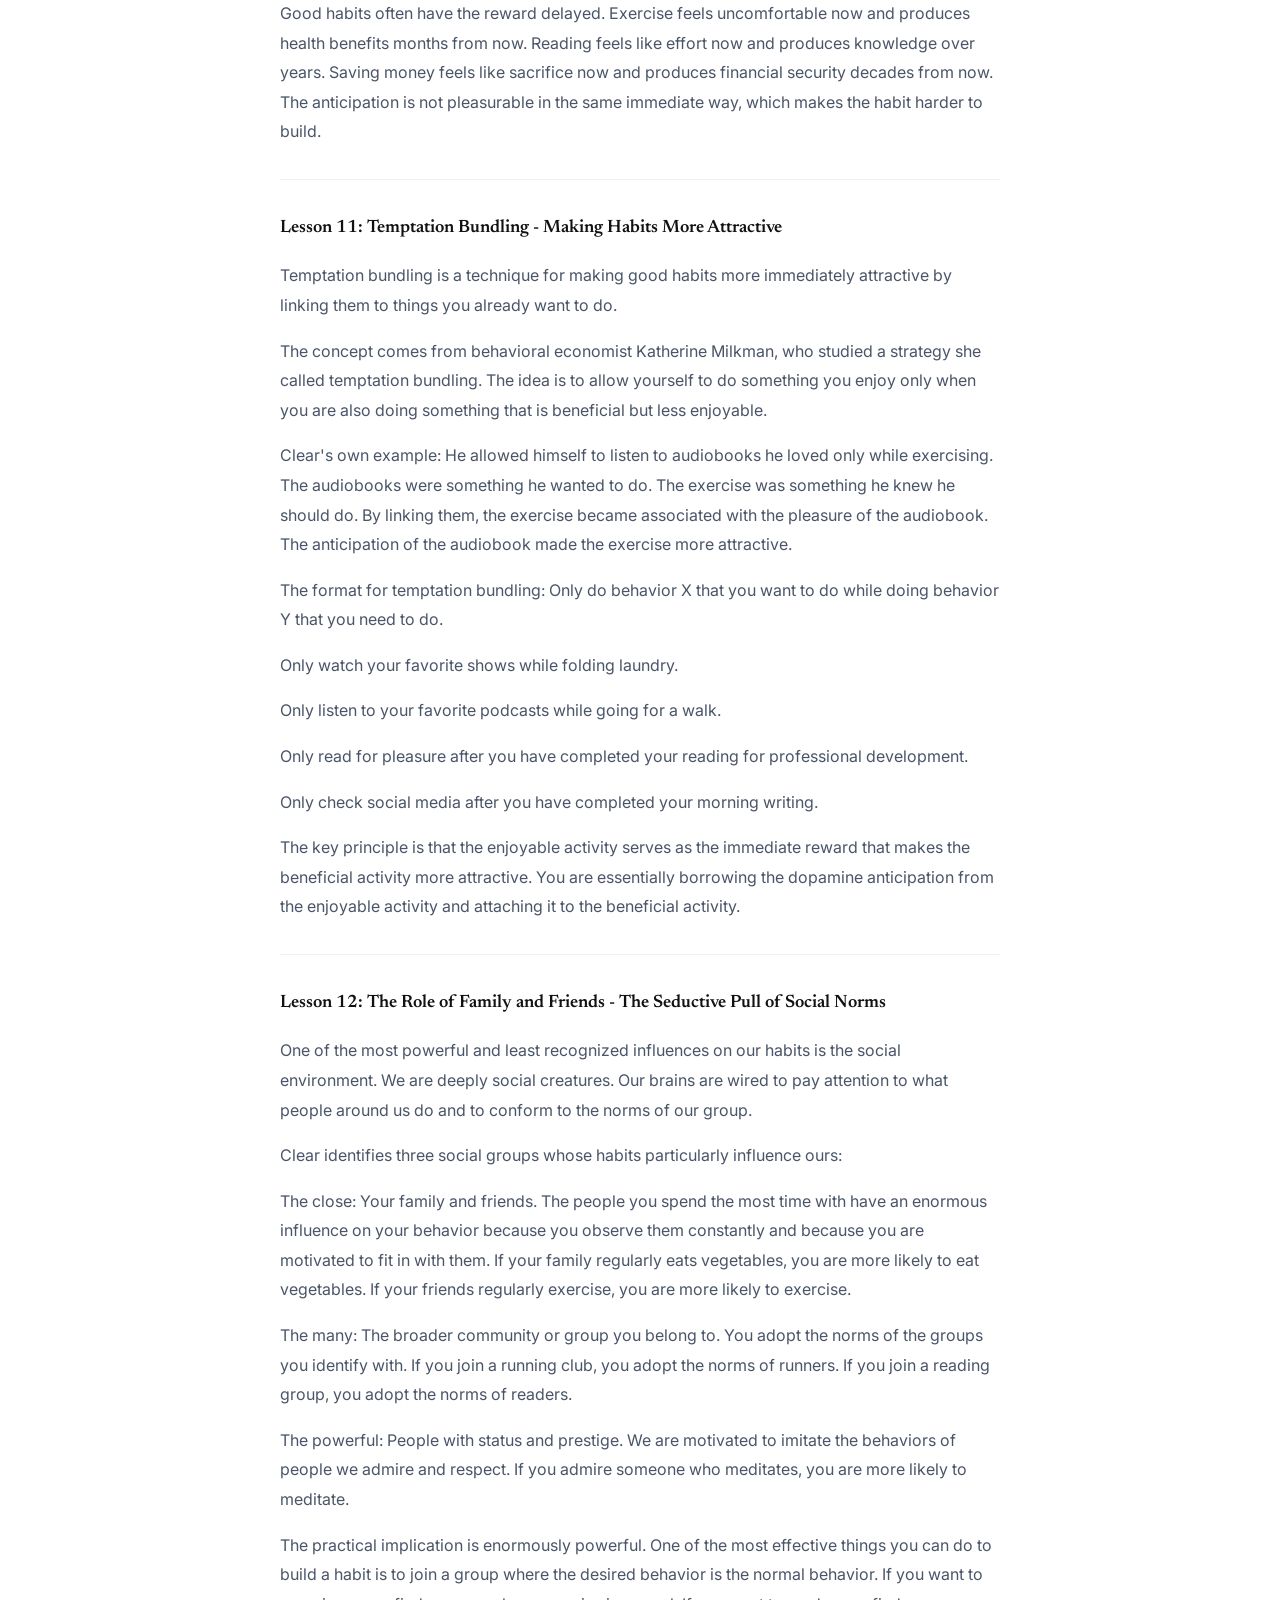
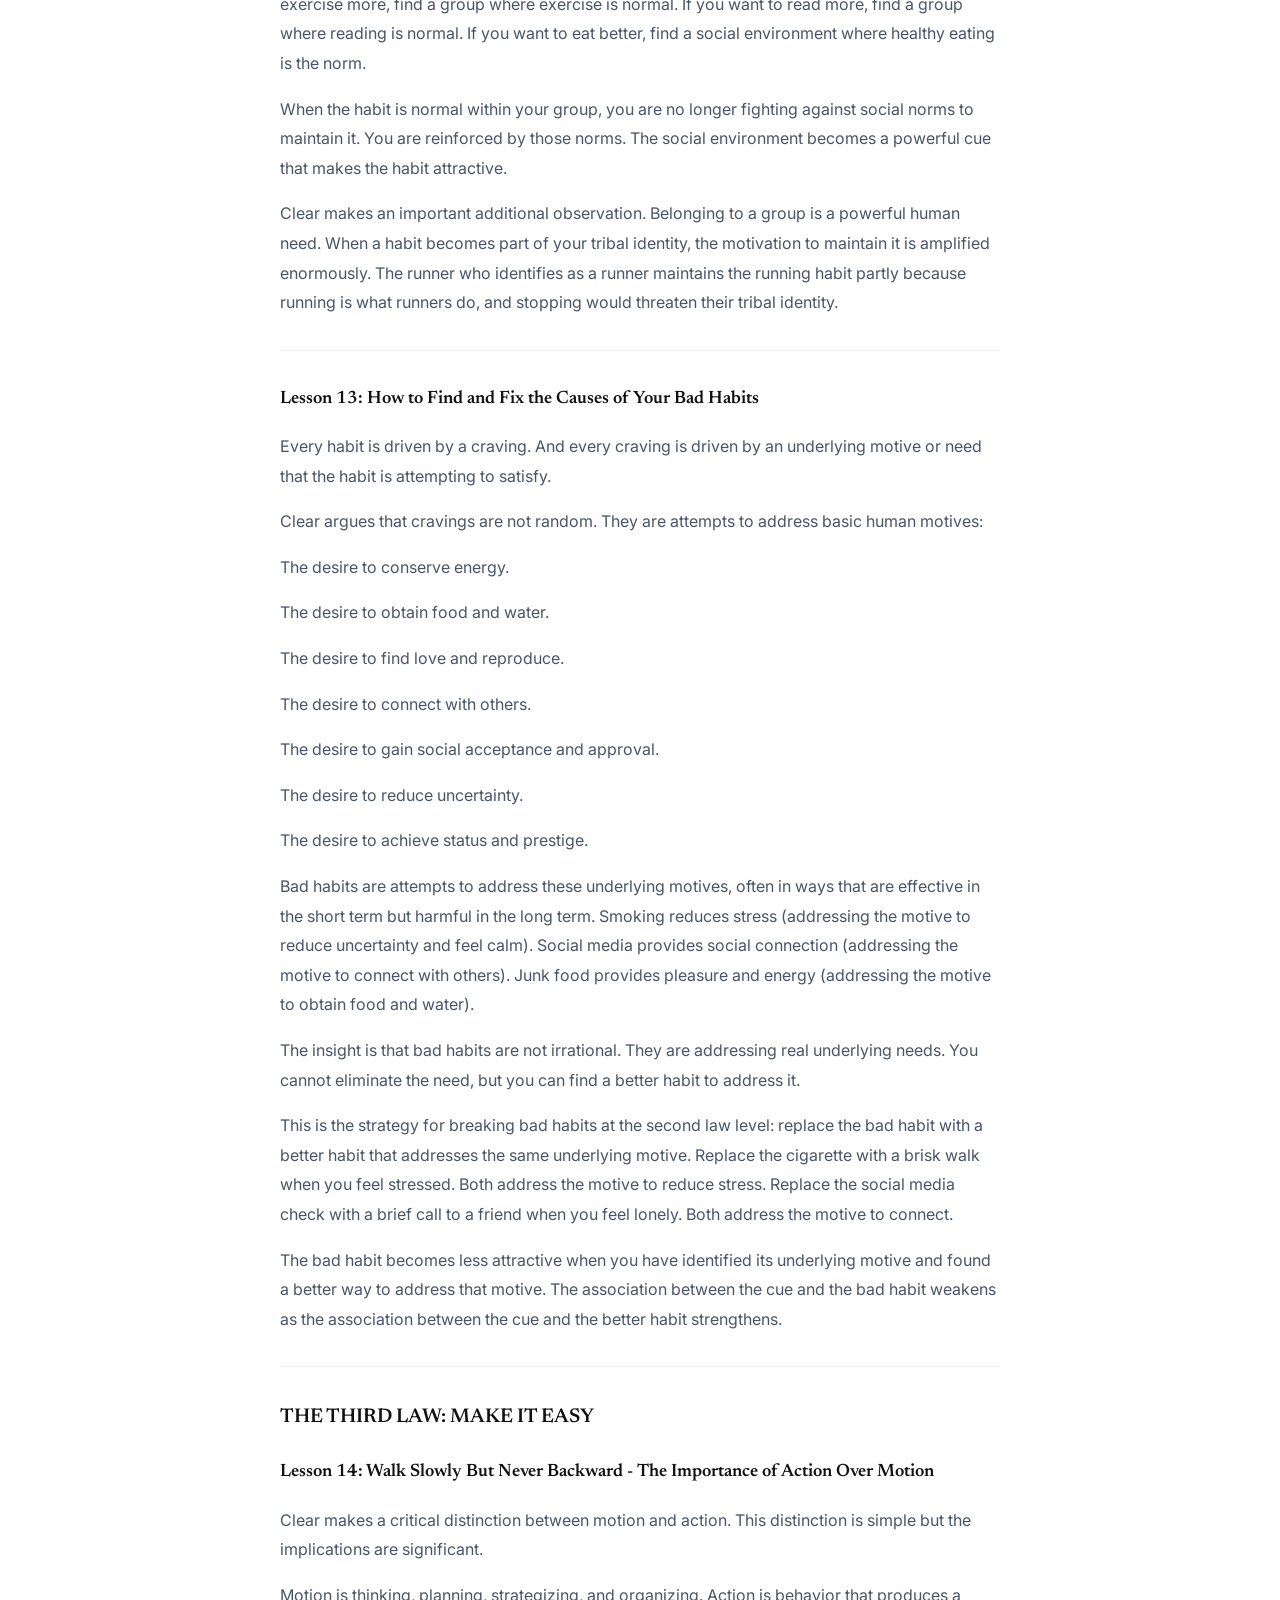
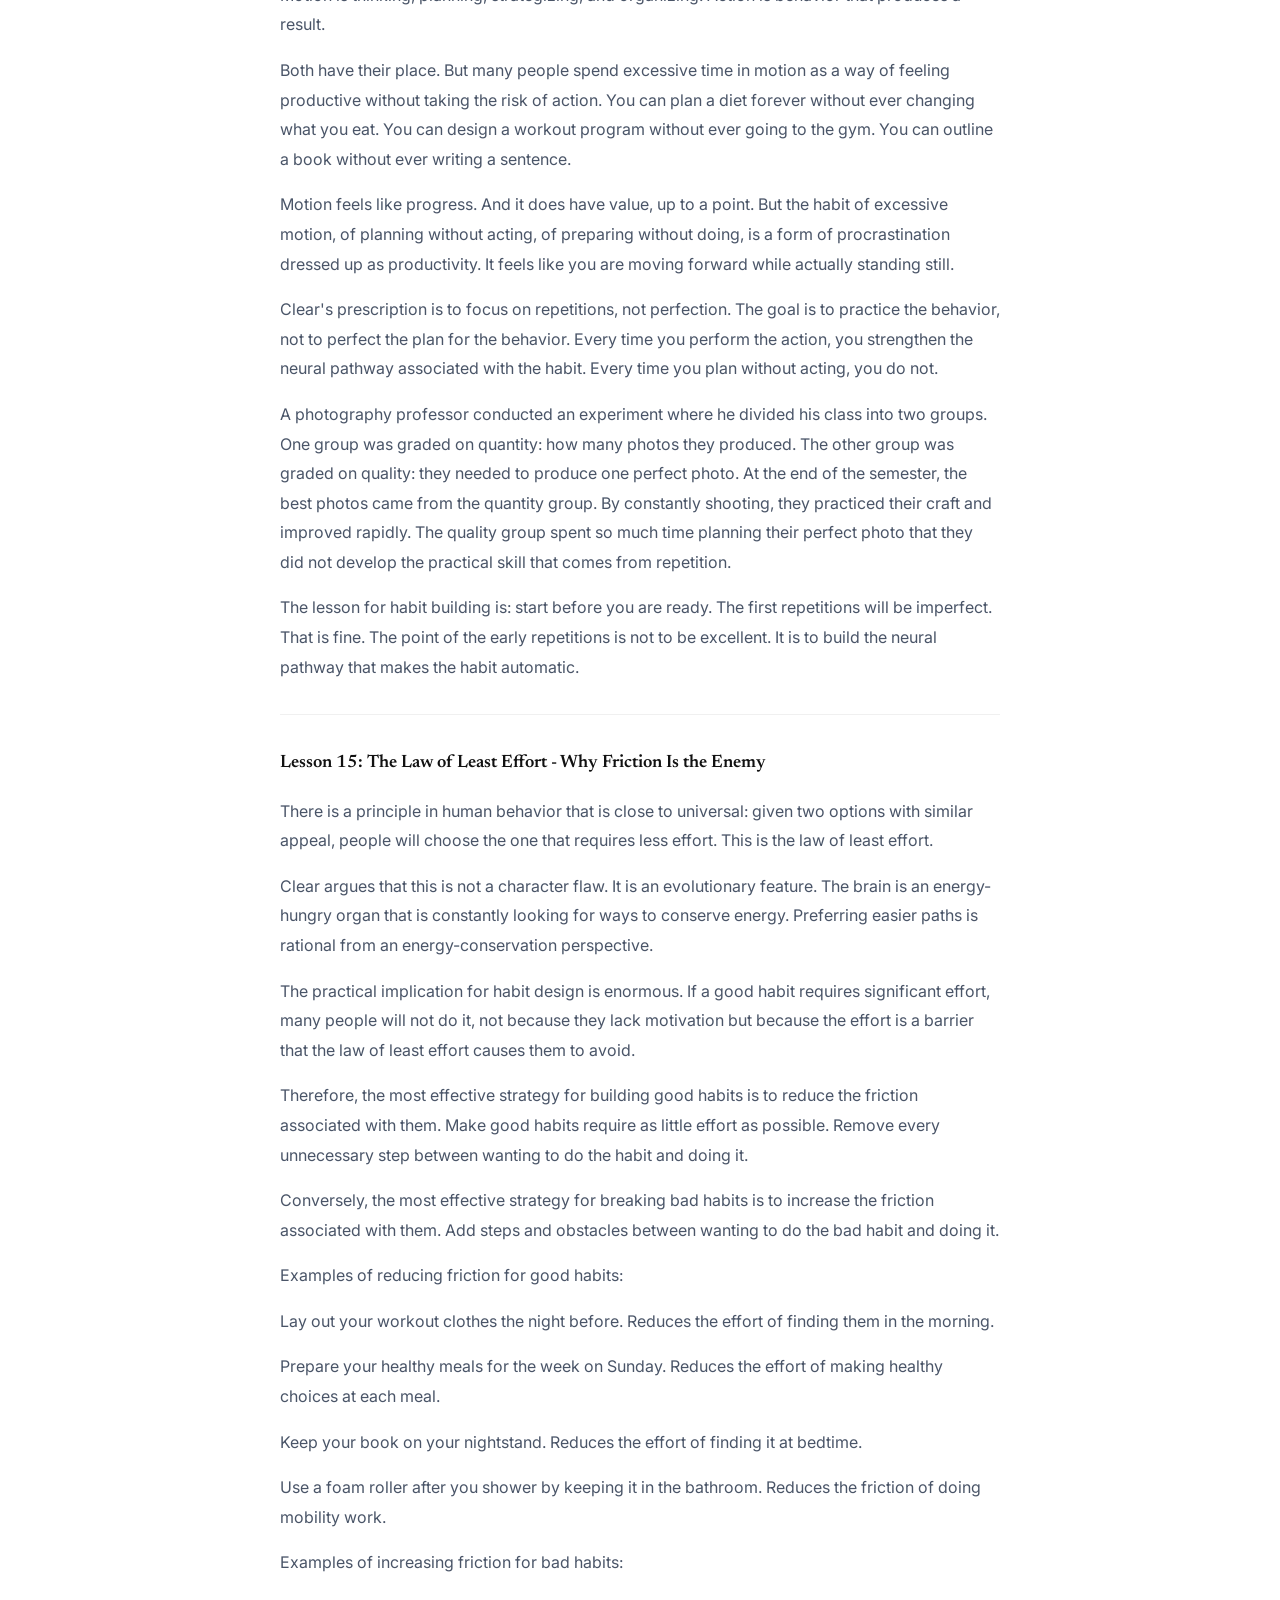
<file: books/atomic-habits.html>
<!DOCTYPE html>
<html lang="en">

<head>
    <meta charset="UTF-8">
    <meta name="viewport" content="width=device-width, initial-scale=1.0">
    <title>Atomic Habits — Book Notes | Adil Shamim</title>
    <meta name="description"
        content="My notes, key lessons, and honest opinion on Atomic Habits by James Clear. Should you read it?">
    <meta name="author" content="Adil Shamim">
    <link rel="canonical" href="https://www.adilshamim.me/books/atomic-habits.html">

    <!-- Fonts -->
    <link rel="preconnect" href="https://fonts.googleapis.com">
    <link rel="preconnect" href="https://fonts.gstatic.com" crossorigin>
    <link
        href="https://fonts.googleapis.com/css2?family=Inter:wght@300;400;500;600;700;800&family=Newsreader:ital,opsz,wght@0,6..72,400;0,6..72,500;0,6..72,600;1,6..72,400&display=swap"
        rel="stylesheet">

    <!-- Icons -->
    <link rel="stylesheet" href="https://cdnjs.cloudflare.com/ajax/libs/font-awesome/6.4.0/css/all.min.css">

    <!-- Shared site styles -->
    <link rel="stylesheet" href="../assets/css/styles.css">
    <link rel="stylesheet" href="../assets/css/chatbot.css">
    <link rel="shortcut icon" href="https://www.adilshamim.me/assets/images/Adil.jpeg" type="image/x-icon">

    <!-- Book page local styles (same pattern as all book pages) -->
    <style>
        /* Push content below the fixed navbar */
        .book-page {
            padding-top: 120px;
            padding-bottom: 100px;
        }

        /* Limit reading line length */
        .book-page-inner {
            max-width: 720px;
            margin: 0 auto;
        }

        /* Back link with animated arrow */
        .back-link {
            display: inline-flex;
            align-items: center;
            gap: 6px;
            font-size: 0.875rem;
            font-weight: 500;
            color: var(--text-secondary);
            margin-bottom: 40px;
            transition: color var(--transition), gap var(--transition);
        }

        .back-link:hover {
            color: var(--accent);
            gap: 10px;
        }

        .book-hero {
            margin-bottom: 48px;
        }

        /* Genre tag (colored pill above title) */
        .book-genre-tag {
            display: inline-block;
            font-size: 0.75rem;
            font-weight: 600;
            letter-spacing: 0.06em;
            text-transform: uppercase;
            color: var(--accent);
            background: var(--accent-light);
            padding: 4px 12px;
            border-radius: 20px;
            margin-bottom: 16px;
        }

        /* Large serif title */
        .book-page-title {
            font-family: 'Newsreader', Georgia, serif;
            font-size: clamp(1.875rem, 4vw, 2.75rem);
            font-weight: 600;
            letter-spacing: -0.03em;
            line-height: 1.2;
            color: var(--text);
            margin-bottom: 10px;
        }

        .book-page-author {
            font-size: 1rem;
            color: var(--text-secondary);
            margin-bottom: 24px;
        }

        /* Meta row: year / read time / rating / verdict */
        .book-meta-row {
            display: flex;
            flex-wrap: wrap;
            gap: 20px;
            align-items: center;
            padding: 16px 20px;
            background: var(--bg-secondary);
            border: 1px solid var(--border-light);
            border-radius: 10px;
        }

        .book-meta-item {
            display: flex;
            align-items: center;
            gap: 8px;
            font-size: 0.8125rem;
            color: var(--text-secondary);
        }

        .book-meta-item i {
            color: var(--accent);
            font-size: 0.75rem;
        }

        .book-meta-item strong {
            color: var(--text);
        }

        /* Verdict pill badge */
        .verdict-badge {
            display: inline-flex;
            align-items: center;
            gap: 6px;
            font-size: 0.8125rem;
            font-weight: 700;
            padding: 6px 16px;
            border-radius: 20px;
        }

        .verdict-badge.must-read {
            background: rgba(34, 197, 94, 0.12);
            color: #16a34a;
        }

        .verdict-badge.recommended {
            background: rgba(245, 158, 11, 0.12);
            color: #d97706;
        }

        .verdict-badge.optional {
            background: rgba(148, 163, 184, 0.12);
            color: #64748b;
        }

        [data-theme="dark"] .verdict-badge.must-read {
            background: rgba(34, 197, 94, 0.15);
            color: #4ade80;
        }

        [data-theme="dark"] .verdict-badge.recommended {
            background: rgba(245, 158, 11, 0.15);
            color: #fbbf24;
        }

        [data-theme="dark"] .verdict-badge.optional {
            background: rgba(148, 163, 184, 0.15);
            color: #94a3b8;
        }

        /* Section label + heading */
        .book-section {
            margin-bottom: 44px;
        }

        .book-section-label {
            font-size: 0.6875rem;
            font-weight: 700;
            letter-spacing: 0.1em;
            text-transform: uppercase;
            color: var(--text-tertiary);
            margin-bottom: 14px;
        }

        .book-section-heading {
            font-family: 'Newsreader', Georgia, serif;
            font-size: 1.375rem;
            font-weight: 600;
            letter-spacing: -0.02em;
            color: var(--text);
            margin-bottom: 16px;
        }

        /* Body prose */
        .book-prose {
            font-size: 0.9375rem;
            line-height: 1.85;
            color: var(--text-secondary);
        }

        .book-prose p {
            margin-bottom: 16px;
        }

        .book-prose p:last-child {
            margin-bottom: 0;
        }

        .book-prose strong {
            color: var(--text);
            font-weight: 600;
        }

        /* Key lessons numbered cards */
        .lessons-list {
            display: flex;
            flex-direction: column;
            gap: 20px;
        }

        .lesson-item {
            display: flex;
            gap: 16px;
            padding: 20px;
            background: var(--bg-secondary);
            border: 1px solid var(--border-light);
            border-radius: 12px;
            transition: border-color var(--transition), box-shadow var(--transition);
        }

        .lesson-item:hover {
            border-color: var(--accent-light);
            box-shadow: 0 4px 16px rgba(47, 143, 107, 0.08);
        }

        .lesson-number {
            flex-shrink: 0;
            width: 28px;
            height: 28px;
            border-radius: 50%;
            background: var(--accent-light);
            color: var(--accent);
            font-size: 0.75rem;
            font-weight: 700;
            display: flex;
            align-items: center;
            justify-content: center;
        }

        .lesson-content {
            flex: 1;
        }

        .lesson-title {
            font-size: 0.9375rem;
            font-weight: 600;
            color: var(--text);
            margin-bottom: 6px;
        }

        .lesson-desc {
            font-size: 0.875rem;
            line-height: 1.7;
            color: var(--text-secondary);
        }

        /* Pull quote */
        .book-quote {
            border-left: 3px solid var(--accent);
            padding: 20px 20px 20px 24px;
            background: var(--accent-light);
            border-radius: 0 10px 10px 0;
            margin: 32px 0;
            font-family: 'Newsreader', Georgia, serif;
            font-style: italic;
            font-size: 1.0625rem;
            line-height: 1.7;
            color: var(--text);
        }

        /* Verdict box */
        .verdict-box {
            border: 1px solid var(--border);
            border-radius: 14px;
            overflow: hidden;
        }

        .verdict-box-header {
            padding: 16px 20px;
            background: var(--bg-secondary);
            border-bottom: 1px solid var(--border-light);
            display: flex;
            align-items: center;
            justify-content: space-between;
            gap: 12px;
        }

        .verdict-box-title {
            font-size: 0.875rem;
            font-weight: 600;
            color: var(--text);
        }

        .verdict-box-body {
            padding: 20px;
        }

        .verdict-box-body p {
            font-size: 0.9375rem;
            line-height: 1.8;
            color: var(--text-secondary);
            margin-bottom: 14px;
        }

        .verdict-box-body p:last-child {
            margin-bottom: 0;
        }

        .verdict-box-body strong {
            color: var(--text);
        }

        /* Who should read checklist */
        .read-for-list {
            display: flex;
            flex-direction: column;
            gap: 10px;
            margin-top: 16px;
        }

        .read-for-item {
            display: flex;
            align-items: flex-start;
            gap: 10px;
            font-size: 0.875rem;
            line-height: 1.6;
            color: var(--text-secondary);
        }

        .read-for-item i {
            flex-shrink: 0;
            margin-top: 2px;
            font-size: 0.75rem;
        }

        .read-for-item.yes i {
            color: #22c55e;
        }

        .read-for-item.no i {
            color: #f87171;
        }

        /* Horizontal divider */
        .book-divider {
            border: none;
            border-top: 1px solid var(--border-light);
            margin: 40px 0;
        }

        /* Prev / Next navigation */
        .book-nav {
            display: flex;
            justify-content: space-between;
            align-items: center;
            gap: 16px;
            margin-top: 48px;
            padding-top: 32px;
            border-top: 1px solid var(--border-light);
        }

        .book-nav-link {
            display: flex;
            flex-direction: column;
            gap: 4px;
            text-decoration: none;
            padding: 14px 18px;
            border: 1px solid var(--border);
            border-radius: 10px;
            flex: 1;
            max-width: 220px;
            transition: all var(--transition);
        }

        .book-nav-link:hover {
            border-color: var(--accent);
            background: var(--accent-light);
        }

        .book-nav-label {
            font-size: 0.75rem;
            color: var(--text-tertiary);
            font-weight: 500;
        }

        .book-nav-title {
            font-size: 0.875rem;
            font-weight: 600;
            color: var(--text);
        }

        .book-nav-link.next {
            text-align: right;
            margin-left: auto;
        }

        @media (max-width: 640px) {
            .book-meta-row {
                gap: 12px;
            }

            .book-nav {
                flex-direction: column;
            }

            .book-nav-link {
                max-width: 100%;
                width: 100%;
            }

            .book-nav-link.next {
                text-align: left;
            }
        }

        /* Custom prose for detailed summary sections */
        .book-custom-prose {
            font-size: 1rem;
            line-height: 1.85;
            color: var(--text-secondary);
        }

        .book-custom-prose p { margin-bottom: 16px; }
        .book-custom-prose p:last-child { margin-bottom: 0; }
        .book-custom-prose strong { color: var(--text); font-weight: 600; }

        .book-custom-prose h1, .book-custom-prose h2, .book-custom-prose h3, .book-custom-prose h4 {
            font-family: 'Newsreader', Georgia, serif;
            color: var(--text);
            margin-top: 2.5rem;
            margin-bottom: 1rem;
            font-weight: 600;
        }

        .book-custom-prose h1 { font-size: 2rem; border-bottom: 1px solid var(--border-light); padding-bottom: 10px; }
        .book-custom-prose h2 { font-size: 1.5rem; }
        .book-custom-prose h3 { font-size: 1.25rem; margin-top: 1.5rem; }
        .book-custom-prose h4 { font-size: 1.125rem; margin-top: 1.25rem; }

        .book-custom-prose ul, .book-custom-prose ol { margin-left: 24px; margin-bottom: 24px; }
        .book-custom-prose li { margin-bottom: 8px; }

        .book-custom-prose hr { border: none; border-top: 1px solid var(--border-light); margin: 32px 0; }

        .book-custom-prose table {
            width: 100%;
            border-collapse: collapse;
            margin: 24px 0;
            font-size: 0.875rem;
        }

        .book-custom-prose th, .book-custom-prose td {
            padding: 12px 16px;
            border: 1px solid var(--border-light);
            text-align: left;
        }

        .book-custom-prose th { background: var(--bg-secondary); color: var(--text); }
        .book-custom-prose tbody tr:nth-child(even) { background: var(--bg-secondary); }
    </style>
</head>

<body>
    <a href="#main-content" class="skip-link">Skip to main content</a>

    <!-- ── Navbar ── -->
    <nav class="navbar" aria-label="Main navigation">
        <div class="nav-container">
            <a href="../index.html" class="nav-logo">AdilShamim.</a>
            <div class="nav-right">
                <ul class="nav-menu" id="primary-menu" aria-label="Primary">
                    <li><a href="../index.html#projects" class="nav-link">Projects</a></li>
                    <li><a href="../index.html#blog" class="nav-link">Blog</a></li>
                    <li><a href="../index.html#about" class="nav-link">About</a></li>
                    <li><a href="../index.html#contact" class="nav-link">Contact</a></li>
                    <li><a href="../My_Story.html" class="nav-link active">My Story</a></li>
                </ul>
                <button id="theme-toggle" class="theme-btn" aria-label="Switch to dark mode" aria-pressed="false">
                    <i class="fas fa-moon"></i>
                </button>
                <button class="menu-toggle" id="mobile-menu" aria-label="Toggle navigation menu"
                    aria-controls="primary-menu" aria-expanded="false">
                    <span class="bar"></span><span class="bar"></span><span class="bar"></span>
                </button>
            </div>
        </div>
    </nav>

    <main id="main-content">
        <section class="section book-page">
            <div class="container">
                <div class="book-page-inner">

                    <!-- Back to reading list -->
                    <a href="../My_Story.html#books" class="back-link">
                        <i class="fas fa-arrow-left"></i> Back to Books
                    </a>

                    <!-- ── HERO ── -->
                    <header class="book-hero">
                        <span class="book-genre-tag">Productivity &amp; Self-Improvement</span>
                        <h1 class="book-page-title">Atomic Habits</h1>
                        <p class="book-page-author">by James Clear &mdash; Read in 2024</p>
                        <div class="book-meta-row">
                            <div class="book-meta-item"><i class="fas fa-calendar"></i><span>Year Read:
                                    <strong>2024</strong></span></div>
                            <div class="verdict-badge must-read" role="status"><i class="fas fa-check-circle"></i> Must
                                Read</div>
                        </div>
                    </header>

                    <!-- ════════════════════════════════
                     SECTION 4 — Detailed Notes
                ════════════════════════════════ -->
                    <hr class="book-divider">
                    <div class="book-section">
                        <p class="book-section-label">Comprehensive Summary & Notes</p>
                        <div class="book-custom-prose">
                            <hr>
                            <h3>INTRODUCTION: THE STORY BEHIND THE BOOK</h3>
                            <p>James Clear opens Atomic Habits with a personal story that is both dramatic and
                                instructive. In the spring of his sophomore year of high school, Clear was struck in the
                                face by a baseball bat during a practice session. The impact was catastrophic. His nose
                                was shattered. Both eye sockets were broken. He was airlifted to a hospital where
                                doctors worked to save his life. He was in a medically induced coma and spent days in
                                intensive care.</p>
                            <p>The recovery was long, painful, and uncertain. When he finally returned to school, he was
                                a shadow of the athlete he had been. He could barely function academically, let alone
                                compete in sports. His vision was impaired. His cognitive abilities were diminished. The
                                baseball scholarship he had dreamed of seemed permanently out of reach.</p>
                            <p>But Clear rebuilt himself. Slowly, methodically, one small improvement at a time. He
                                developed habits of sleep, focus, study, and practice that gradually restored his
                                abilities. By his senior year in college at Denison University, he was named to the ESPN
                                Academic All-America Team, one of the highest honors an athlete-scholar can receive. He
                                eventually reached the top of his college team.</p>
                            <p>Clear reflects on this experience and asks a simple question: how did this transformation
                                happen? It was not the result of one dramatic change or one powerful intervention. It
                                was the result of thousands of small habits practiced consistently over time. It was the
                                accumulation of tiny improvements, each one almost invisible in isolation, that
                                compounded into a remarkable transformation.</p>
                            <p>This personal experience is what drove Clear to spend years studying habit formation,
                                behavioral psychology, neuroscience, and human performance. Atomic Habits is the result
                                of that study. It is the most comprehensive, practical, and evidence-based guide to
                                building good habits and breaking bad ones that has been written.</p>
                            <p>The title itself captures the core thesis. Atomic means two things simultaneously. In the
                                sense of atomic particles, it means tiny, the smallest possible unit. In the sense of
                                atomic power, it means enormous, capable of releasing extraordinary energy. Atomic
                                habits are tiny habits that release enormous power when they are practiced consistently
                                over time.</p>
                            <hr>
                            <h3>THE FUNDAMENTALS: WHY TINY CHANGES MAKE A BIG DIFFERENCE</h3>
                            <h4>Lesson 1: The Surprising Power of Atomic Habits</h4>
                            <p>Clear opens with a thought experiment that has become one of the most famous
                                illustrations in modern productivity literature. Imagine two scenarios:</p>
                            <p>Scenario one: You improve by one percent every day for one year.</p>
                            <p>Scenario two: You get one percent worse every day for one year.</p>
                            <p>The math is striking. One percent better every day for a year compounds to 37 times
                                better by the end of the year. One percent worse every day for a year reduces you to
                                nearly zero, specifically 0.03 of your starting point.</p>
                            <p>This is the mathematics of compounding applied to human habits and behavior. Small
                                changes accumulate. Tiny improvements compound. The difference between a good trajectory
                                and a bad trajectory, maintained over years, produces outcomes that seem almost
                                impossibly different given how similar the starting points were.</p>
                            <p>But here is the problem, and Clear is honest about it from the start. The compounding of
                                habits cuts in both directions. Small improvements are easy to dismiss because they
                                produce no visible result in any given day or week. Small deteriorations are easy to
                                ignore because they produce no visible harm in any given day or week. The feedback loop
                                between behavior and consequence is so long that it is almost impossible to feel the
                                connection in real time.</p>
                            <p>This is why habits are so hard to build and so hard to break. The reward for the good
                                habit is delayed by months or years. The punishment for the bad habit is equally
                                delayed. In the immediate moment, all habits feel roughly equivalent. The smoker does
                                not feel the cancer in the cigarette. The reader does not feel the intelligence in the
                                chapter. The exerciser does not feel the fitness in the workout. The effects only become
                                visible after enormous accumulation.</p>
                            <p>Clear's central argument is that understanding this compounding dynamic changes
                                everything about how you should think about habits. Your habits are not producing the
                                results you can see today. They are producing the trajectory you will be on in ten
                                years. The question is not whether your habits are working right now. The question is
                                whether your habits are sending you in the right direction.</p>
                            <hr>
                            <h4>Lesson 2: Forget About Goals, Focus on Systems</h4>
                            <p>This is perhaps the most controversial and most important lesson in the book. Clear
                                argues that goals are overrated and that systems are what actually determine outcomes.
                            </p>
                            <p>Goals are the results you want to achieve. Systems are the processes that lead to those
                                results.</p>
                            <p>Every successful person and every unsuccessful person has goals. The Olympic athlete who
                                wins the gold medal had a goal. So did every athlete who did not win. The entrepreneur
                                who builds a successful company had a goal. So did every entrepreneur who failed. Goals
                                are universal. They do not differentiate those who succeed from those who do not.</p>
                            <p>What differentiates them is their systems, the daily habits, routines, and processes they
                                have built for pursuing those goals.</p>
                            <p>Clear makes four arguments against goal-focused thinking:</p>
                            <p>Winners and losers have the same goals: If goals determined outcomes, every person who
                                set a goal to win the championship would win. But only one team wins. The difference is
                                not in the goal but in the system.</p>
                            <p>Achieving a goal is only a momentary change: Suppose your goal is to clean your room and
                                you achieve it. The room is clean. But if you have not changed the underlying habits
                                that led to the messy room in the first place, the room will become messy again. The
                                goal was achieved and nothing fundamentally changed because the system was not
                                addressed.</p>
                            <p>Goals restrict your happiness: Goal-focused thinking puts your happiness on hold until
                                the goal is achieved. You will be happy when you get the promotion. You will be happy
                                when you lose the weight. You will be happy when you finish the project. This structure
                                defers satisfaction indefinitely because the achievement of one goal simply reveals the
                                next goal to pursue.</p>
                            <p>Goals are at odds with long-term progress: When you achieve a goal, you often stop doing
                                the things that produced the achievement. Athletes who train for a race often stop
                                training after the race. The goal orientation produced effort, but without a system, the
                                effort does not continue after the goal is achieved.</p>
                            <p>Clear's prescription is elegant: fall in love with the process, not the outcome. Build
                                systems that you want to run indefinitely, not just until you reach a specific goal. If
                                you build a good system, the goals take care of themselves.</p>
                            <p>The famous formulation from this chapter is worth memorizing: you do not rise to the
                                level of your goals. You fall to the level of your systems.</p>
                            <hr>
                            <h4>Lesson 3: How Your Habits Shape Your Identity</h4>
                            <p>This lesson introduces what Clear considers the most important insight in the entire
                                book: the relationship between habits and identity.</p>
                            <p>There are three layers of behavior change, and understanding them is fundamental to
                                everything that follows.</p>
                            <p>The first layer is outcomes: what you get. Your salary, your weight, your published book,
                                your business revenue. Most people focus their change efforts at this level.</p>
                            <p>The second layer is processes: what you do. Your exercise routine, your reading habit,
                                your meditation practice, your sales process. Most habit systems operate at this level.
                            </p>
                            <p>The third layer is identity: what you believe. Your worldview, your self-image, your
                                judgments about yourself and the world.</p>
                            <p>Clear argues that most people start at the first layer and work inward. They start with
                                the outcome they want and try to build habits that will produce it. They are
                                outcome-based thinkers.</p>
                            <p>The most effective approach starts at the third layer and works outward. You start by
                                clarifying the kind of person you want to be and then build habits that are consistent
                                with that identity. This is identity-based habit formation.</p>
                            <p>Here is why this distinction is so powerful. When you pursue a habit because of an
                                outcome you want, the habit is always in service of the outcome. When you achieve the
                                outcome, or when the outcome seems too far away to motivate you, the habit loses its
                                reason to exist. But when you pursue a habit because it is an expression of who you are,
                                the habit becomes self-sustaining. You do not exercise to lose weight. You exercise
                                because you are an athlete. You do not write to finish a book. You write because you are
                                a writer.</p>
                            <p>The identity-based approach also changes the motivational language of habits.
                                Outcome-based: I am trying to quit smoking. Identity-based: I am not a smoker.
                                Outcome-based: I am trying to read more. Identity-based: I am a reader. Outcome-based: I
                                am trying to run a marathon. Identity-based: I am a runner.</p>
                            <p>These are not just semantic differences. They represent fundamentally different
                                relationships between the person and the habit. In the identity-based framing, the habit
                                is not something you are doing. It is something you are.</p>
                            <p>Clear also explains how identity is formed and reinforced. Your identity is literally the
                                accumulation of your habits. Every time you perform a habit, you cast a vote for the
                                type of person you believe yourself to be. Every time you go to the gym, you cast a vote
                                for the identity of an athlete. Every time you sit down to write, you cast a vote for
                                the identity of a writer. Every time you eat a vegetable, you cast a vote for the
                                identity of a healthy person.</p>
                            <p>No single vote determines an election. But enough votes cast in the same direction over
                                time produces a decisive result. Your habits accumulate into the evidence that
                                determines your self-image.</p>
                            <p>This creates a virtuous cycle. When your habits reinforce a positive identity, you become
                                more motivated to continue those habits because stopping them would contradict who you
                                believe yourself to be. The identity drives the habit, and the habit reinforces the
                                identity.</p>
                            <p>The practical implication is to start building habits by first asking: what kind of
                                person do I want to be? Then ask: what would that kind of person do? Then do that thing.
                                And keep doing it until the evidence accumulates into a clear identity.</p>
                            <hr>
                            <h4>Lesson 4: How Habits Work - The Habit Loop</h4>
                            <p>Building on the foundational research of Charles Duhigg and others, Clear presents his
                                version of the habit loop: a four-stage process that underlies every habit, good or bad.
                            </p>
                            <p>The four stages are cue, craving, response, and reward.</p>
                            <p>The cue is the trigger that initiates the habit. It is a piece of information that
                                signals the availability of a reward. Your phone vibrates (cue). You walk past the
                                coffee shop (cue). You sit down at your desk after lunch (cue). You feel anxious (cue).
                            </p>
                            <p>The craving is the motivational force behind the habit. It is the desire for the reward
                                that the cue signals. You do not crave the cigarette itself. You crave the relief from
                                stress that the cigarette provides. You do not crave the notification on your phone. You
                                crave the entertainment or connection the notification might deliver. The craving is the
                                emotional engine that drives behavior.</p>
                            <p>The response is the actual habit, the thought or action you perform. The response is
                                determined by how motivated you are (the strength of the craving) and how much friction
                                stands between you and the behavior. If the habit is too difficult or too uncomfortable,
                                you will not perform it even when motivated.</p>
                            <p>The reward is the end goal of every habit. Rewards serve two purposes. First, they
                                satisfy the craving. Second, they teach your brain that this behavior is worth repeating
                                in the future. If the reward is sufficient, the behavior gets encoded as a habit. If it
                                is not, the behavior is abandoned.</p>
                            <p>Clear uses this four-stage loop to organize the entire practical advice in the book.
                                There are four laws of behavior change that correspond to the four stages. To build a
                                good habit, you work on each stage. To break a bad habit, you invert each law.</p>
                            <hr>
                            <h3>THE FOUR LAWS OF BEHAVIOR CHANGE</h3>
                            <p>Clear structures his practical advice around four laws, one for each stage of the habit
                                loop. These are not arbitrary rules. They are derived directly from understanding how
                                habits work at a neurological and psychological level.</p>
                            <hr>
                            <h3>THE FIRST LAW: MAKE IT OBVIOUS</h3>
                            <h4>Lesson 5: The Habit Scorecard - Recognizing Your Current Habits</h4>
                            <p>Before you can change your habits, you need to know what your habits actually are. This
                                sounds trivial but it is not. Most habits operate below the level of conscious
                                awareness. You do them automatically, without thinking, which means you often do not
                                know you are doing them.</p>
                            <p>Clear recommends a tool called the habits scorecard. Write down everything you do
                                throughout the day, from the moment you wake up to the moment you go to sleep. Every
                                action, no matter how small. Then go through the list and mark each habit as positive,
                                negative, or neutral based on whether it serves the kind of person you want to be.</p>
                            <p>The goal is not to judge yourself harshly. It is to bring unconscious behavior into
                                conscious awareness. You cannot make good decisions about habits you do not know you
                                have.</p>
                            <p>A helpful technique for building this awareness is what Clear calls pointing and calling,
                                borrowed from Japanese railway safety systems. Railway workers who point at what they
                                are checking and call out what they see reduce errors significantly compared to workers
                                who simply check things mentally. The act of verbalizing makes the check more conscious
                                and more reliable.</p>
                            <p>Applied to habits, the practice is to narrate your behavior as you do it. "I am about to
                                check my phone. I have already checked it five times today. Checking it again is not
                                consistent with my goal of being present." The narration makes the automatic conscious
                                and gives you the opportunity to choose differently.</p>
                            <hr>
                            <h4>Lesson 6: Implementation Intentions - When and Where</h4>
                            <p>The most common reason people fail to build habits is not lack of motivation. It is lack
                                of specificity. People intend to exercise more, read more, eat better. But intention
                                without specificity is a wish, not a plan.</p>
                            <p>Clear introduces the concept of implementation intentions, which comes from research by
                                psychologist Peter Gollwitzer. An implementation intention is a specific plan that links
                                a habit to a time and location.</p>
                            <p>The format is simple: I will do behavior X at time Y in location Z.</p>
                            <p>Instead of: I will exercise more.</p>
                            <p>Implementation intention: I will exercise for thirty minutes at seven in the morning in
                                my living room.</p>
                            <p>Research shows that this simple addition of specificity dramatically increases
                                follow-through. The reason is neurological. When you specify a time and location, you
                                are programming your brain to recognize the cue, the combination of time and place, and
                                automatically begin the response.</p>
                            <p>The vague intention relies on motivation in the moment, which is unreliable. The
                                implementation intention creates a pre-made decision that removes the need for
                                in-the-moment deliberation.</p>
                            <hr>
                            <h4>Lesson 7: Habit Stacking - Using Current Habits as Anchors</h4>
                            <p>Habit stacking is one of the most practical techniques in the book. It is based on the
                                neurological principle that habits are easier to build when they are anchored to
                                existing habits.</p>
                            <p>The format is: After I do current habit X, I will do new habit Y.</p>
                            <p>After I pour my morning coffee, I will meditate for two minutes.</p>
                            <p>After I sit down at my desk, I will write three things I am grateful for.</p>
                            <p>After I close my laptop at the end of the workday, I will write my plan for tomorrow.</p>
                            <p>The existing habit provides the cue for the new habit. Instead of trying to create an
                                entirely new cue from scratch, you leverage a cue that already reliably fires in your
                                brain.</p>
                            <p>Habit stacking works because your brain already has a strong neural pathway for the
                                existing habit. When you attach a new habit to the end of an existing one, you are using
                                the existing pathway as a launching pad for the new behavior.</p>
                            <p>The key to effective habit stacking is choosing the right anchor habit. The anchor habit
                                should be one that occurs reliably at a time and place that makes sense for the new
                                habit. If you want to build a habit of taking vitamins, stacking it onto breakfast makes
                                more sense than stacking it onto driving to work.</p>
                            <p>You can also build habit stacks into chains. After I wake up, I will make my bed. After I
                                make my bed, I will do ten push-ups. After I do ten push-ups, I will take a shower.
                                After I take a shower, I will read for ten minutes. These chains can structure
                                significant portions of your day with automatic behavior.</p>
                            <hr>
                            <h4>Lesson 8: Motivation Is Overrated - Environment Often Matters More</h4>
                            <p>This is one of Clear's most counterintuitive insights. We tend to attribute our habits to
                                our motivation, our willpower, and our character. Clear argues that environment is often
                                a more powerful determinant of behavior than any of these internal factors.</p>
                            <p>People are visual creatures. The human brain has more dedicated processing power for
                                vision than for any other sense. What you see in your environment triggers your behavior
                                more powerfully than you realize.</p>
                            <p>This means that designing your environment is one of the most powerful habit change
                                interventions available. If you want to eat more fruit, put fruit in a bowl on the
                                counter where you can see it, and put the junk food in a hard-to-reach cabinet. The
                                visual cue of the fruit triggers the behavior of eating fruit. The absence of the visual
                                cue of the junk food reduces the trigger for eating it.</p>
                            <p>Anecdotally, hospital cafeteria researchers found that simply placing water bottles at
                                the register and throughout the cafeteria, rather than only at the drink station,
                                significantly increased water consumption. The behavior changed without any change in
                                motivation, willpower, or desire. Only the environment changed.</p>
                            <p>Clear recommends becoming the designer of your own environment rather than the victim of
                                it. Audit your environment. Ask: what does my environment make easy? What does it make
                                hard? Then redesign it so that good habits are easy and bad habits are hard.</p>
                            <p>Specific techniques:</p>
                            <p>Put your gym bag by the door the night before. The visual cue removes the friction of
                                finding it in the morning.</p>
                            <p>Put your guitar in the middle of the room rather than in a case in the closet. The visual
                                prominence makes it easier to pick up.</p>
                            <p>Put your book on your pillow in the morning. When you come to bed at night, you encounter
                                the book and the cue to read.</p>
                            <p>Put your phone in another room when you want to focus. The absence of the visual cue
                                dramatically reduces the impulse to check it.</p>
                            <p>The environment design principle extends to social environments. The people around you
                                create cues and social norms that influence your behavior powerfully. Choosing
                                environments where the behaviors you want to build are normal is one of the most
                                leveraged habit change interventions available.</p>
                            <hr>
                            <h4>Lesson 9: The Secret to Self-Control - Make It Invisible</h4>
                            <p>Clear addresses self-control directly and offers a surprising conclusion. People who
                                appear to have great self-control are not actually exercising enormous willpower. They
                                are avoiding the situations that require self-control.</p>
                            <p>Research on self-control consistently shows that the people who appear to be the most
                                disciplined are not necessarily the ones who are best at resisting temptation. They are
                                the ones who engineer their lives so that they encounter temptation less frequently.</p>
                            <p>The person who never buys junk food never has to resist the junk food in their kitchen.
                                The person who leaves their phone in their car during dinner never has to resist the
                                urge to check it at the table. The person who never goes to the bar never has to resist
                                ordering drinks.</p>
                            <p>This reframes self-control entirely. Instead of asking how to resist temptation more
                                effectively, ask how to reduce exposure to temptation. Instead of building willpower,
                                build environments that require less willpower.</p>
                            <p>For bad habits specifically, the most reliable intervention is to remove the cue from the
                                environment. If you cannot see the cigarettes, you smoke less. If you cannot see the
                                social media app, you check it less. If you cannot smell the junk food, you eat it less.
                            </p>
                            <p>The principle is make it invisible for bad habits. Remove the cues. Make the triggers
                                inaccessible or invisible. Reduce the environmental prompts that fire the habit.</p>
                            <hr>
                            <h3>THE SECOND LAW: MAKE IT ATTRACTIVE</h3>
                            <h4>Lesson 10: The Role of Dopamine in Habit Formation</h4>
                            <p>Clear explains the neuroscience of why habits form around rewards. The key
                                neurotransmitter is dopamine, which is often described as the pleasure chemical. But
                                this description is misleading in an important way.</p>
                            <p>Dopamine is released not just when you experience a reward. It is also released in
                                anticipation of a reward. In fact, the spike of dopamine that occurs in anticipation of
                                a reward is often larger than the spike that occurs when you actually receive the
                                reward.</p>
                            <p>This means that habits are driven not by pleasure but by the anticipation of pleasure.
                                The craving, the desire for the reward, is what drives the behavior. The actual reward,
                                when it arrives, serves primarily to teach the brain that the anticipation was correct
                                and the behavior is worth repeating.</p>
                            <p>This has an important implication for habit design. You need to create habits where the
                                anticipation is pleasurable, not just the outcome. The cue should trigger a feeling of
                                desire, not just neutrally signal availability. When the anticipation feels good, the
                                habit is more likely to be initiated.</p>
                            <p>It also explains why bad habits are so persistent. Bad habits provide reliable immediate
                                rewards. The junk food tastes good now. The cigarette relieves stress now. The social
                                media feed is entertaining now. The immediate reward creates strong dopamine
                                anticipation that makes the habit hard to resist.</p>
                            <p>Good habits often have the reward delayed. Exercise feels uncomfortable now and produces
                                health benefits months from now. Reading feels like effort now and produces knowledge
                                over years. Saving money feels like sacrifice now and produces financial security
                                decades from now. The anticipation is not pleasurable in the same immediate way, which
                                makes the habit harder to build.</p>
                            <hr>
                            <h4>Lesson 11: Temptation Bundling - Making Habits More Attractive</h4>
                            <p>Temptation bundling is a technique for making good habits more immediately attractive by
                                linking them to things you already want to do.</p>
                            <p>The concept comes from behavioral economist Katherine Milkman, who studied a strategy she
                                called temptation bundling. The idea is to allow yourself to do something you enjoy only
                                when you are also doing something that is beneficial but less enjoyable.</p>
                            <p>Clear's own example: He allowed himself to listen to audiobooks he loved only while
                                exercising. The audiobooks were something he wanted to do. The exercise was something he
                                knew he should do. By linking them, the exercise became associated with the pleasure of
                                the audiobook. The anticipation of the audiobook made the exercise more attractive.</p>
                            <p>The format for temptation bundling: Only do behavior X that you want to do while doing
                                behavior Y that you need to do.</p>
                            <p>Only watch your favorite shows while folding laundry.</p>
                            <p>Only listen to your favorite podcasts while going for a walk.</p>
                            <p>Only read for pleasure after you have completed your reading for professional
                                development.</p>
                            <p>Only check social media after you have completed your morning writing.</p>
                            <p>The key principle is that the enjoyable activity serves as the immediate reward that
                                makes the beneficial activity more attractive. You are essentially borrowing the
                                dopamine anticipation from the enjoyable activity and attaching it to the beneficial
                                activity.</p>
                            <hr>
                            <h4>Lesson 12: The Role of Family and Friends - The Seductive Pull of Social Norms</h4>
                            <p>One of the most powerful and least recognized influences on our habits is the social
                                environment. We are deeply social creatures. Our brains are wired to pay attention to
                                what people around us do and to conform to the norms of our group.</p>
                            <p>Clear identifies three social groups whose habits particularly influence ours:</p>
                            <p>The close: Your family and friends. The people you spend the most time with have an
                                enormous influence on your behavior because you observe them constantly and because you
                                are motivated to fit in with them. If your family regularly eats vegetables, you are
                                more likely to eat vegetables. If your friends regularly exercise, you are more likely
                                to exercise.</p>
                            <p>The many: The broader community or group you belong to. You adopt the norms of the groups
                                you identify with. If you join a running club, you adopt the norms of runners. If you
                                join a reading group, you adopt the norms of readers.</p>
                            <p>The powerful: People with status and prestige. We are motivated to imitate the behaviors
                                of people we admire and respect. If you admire someone who meditates, you are more
                                likely to meditate.</p>
                            <p>The practical implication is enormously powerful. One of the most effective things you
                                can do to build a habit is to join a group where the desired behavior is the normal
                                behavior. If you want to exercise more, find a group where exercise is normal. If you
                                want to read more, find a group where reading is normal. If you want to eat better, find
                                a social environment where healthy eating is the norm.</p>
                            <p>When the habit is normal within your group, you are no longer fighting against social
                                norms to maintain it. You are reinforced by those norms. The social environment becomes
                                a powerful cue that makes the habit attractive.</p>
                            <p>Clear makes an important additional observation. Belonging to a group is a powerful human
                                need. When a habit becomes part of your tribal identity, the motivation to maintain it
                                is amplified enormously. The runner who identifies as a runner maintains the running
                                habit partly because running is what runners do, and stopping would threaten their
                                tribal identity.</p>
                            <hr>
                            <h4>Lesson 13: How to Find and Fix the Causes of Your Bad Habits</h4>
                            <p>Every habit is driven by a craving. And every craving is driven by an underlying motive
                                or need that the habit is attempting to satisfy.</p>
                            <p>Clear argues that cravings are not random. They are attempts to address basic human
                                motives:</p>
                            <p>The desire to conserve energy.</p>
                            <p>The desire to obtain food and water.</p>
                            <p>The desire to find love and reproduce.</p>
                            <p>The desire to connect with others.</p>
                            <p>The desire to gain social acceptance and approval.</p>
                            <p>The desire to reduce uncertainty.</p>
                            <p>The desire to achieve status and prestige.</p>
                            <p>Bad habits are attempts to address these underlying motives, often in ways that are
                                effective in the short term but harmful in the long term. Smoking reduces stress
                                (addressing the motive to reduce uncertainty and feel calm). Social media provides
                                social connection (addressing the motive to connect with others). Junk food provides
                                pleasure and energy (addressing the motive to obtain food and water).</p>
                            <p>The insight is that bad habits are not irrational. They are addressing real underlying
                                needs. You cannot eliminate the need, but you can find a better habit to address it.</p>
                            <p>This is the strategy for breaking bad habits at the second law level: replace the bad
                                habit with a better habit that addresses the same underlying motive. Replace the
                                cigarette with a brisk walk when you feel stressed. Both address the motive to reduce
                                stress. Replace the social media check with a brief call to a friend when you feel
                                lonely. Both address the motive to connect.</p>
                            <p>The bad habit becomes less attractive when you have identified its underlying motive and
                                found a better way to address that motive. The association between the cue and the bad
                                habit weakens as the association between the cue and the better habit strengthens.</p>
                            <hr>
                            <h3>THE THIRD LAW: MAKE IT EASY</h3>
                            <h4>Lesson 14: Walk Slowly But Never Backward - The Importance of Action Over Motion</h4>
                            <p>Clear makes a critical distinction between motion and action. This distinction is simple
                                but the implications are significant.</p>
                            <p>Motion is thinking, planning, strategizing, and organizing. Action is behavior that
                                produces a result.</p>
                            <p>Both have their place. But many people spend excessive time in motion as a way of feeling
                                productive without taking the risk of action. You can plan a diet forever without ever
                                changing what you eat. You can design a workout program without ever going to the gym.
                                You can outline a book without ever writing a sentence.</p>
                            <p>Motion feels like progress. And it does have value, up to a point. But the habit of
                                excessive motion, of planning without acting, of preparing without doing, is a form of
                                procrastination dressed up as productivity. It feels like you are moving forward while
                                actually standing still.</p>
                            <p>Clear's prescription is to focus on repetitions, not perfection. The goal is to practice
                                the behavior, not to perfect the plan for the behavior. Every time you perform the
                                action, you strengthen the neural pathway associated with the habit. Every time you plan
                                without acting, you do not.</p>
                            <p>A photography professor conducted an experiment where he divided his class into two
                                groups. One group was graded on quantity: how many photos they produced. The other group
                                was graded on quality: they needed to produce one perfect photo. At the end of the
                                semester, the best photos came from the quantity group. By constantly shooting, they
                                practiced their craft and improved rapidly. The quality group spent so much time
                                planning their perfect photo that they did not develop the practical skill that comes
                                from repetition.</p>
                            <p>The lesson for habit building is: start before you are ready. The first repetitions will
                                be imperfect. That is fine. The point of the early repetitions is not to be excellent.
                                It is to build the neural pathway that makes the habit automatic.</p>
                            <hr>
                            <h4>Lesson 15: The Law of Least Effort - Why Friction Is the Enemy</h4>
                            <p>There is a principle in human behavior that is close to universal: given two options with
                                similar appeal, people will choose the one that requires less effort. This is the law of
                                least effort.</p>
                            <p>Clear argues that this is not a character flaw. It is an evolutionary feature. The brain
                                is an energy-hungry organ that is constantly looking for ways to conserve energy.
                                Preferring easier paths is rational from an energy-conservation perspective.</p>
                            <p>The practical implication for habit design is enormous. If a good habit requires
                                significant effort, many people will not do it, not because they lack motivation but
                                because the effort is a barrier that the law of least effort causes them to avoid.</p>
                            <p>Therefore, the most effective strategy for building good habits is to reduce the friction
                                associated with them. Make good habits require as little effort as possible. Remove
                                every unnecessary step between wanting to do the habit and doing it.</p>
                            <p>Conversely, the most effective strategy for breaking bad habits is to increase the
                                friction associated with them. Add steps and obstacles between wanting to do the bad
                                habit and doing it.</p>
                            <p>Examples of reducing friction for good habits:</p>
                            <p>Lay out your workout clothes the night before. Reduces the effort of finding them in the
                                morning.</p>
                            <p>Prepare your healthy meals for the week on Sunday. Reduces the effort of making healthy
                                choices at each meal.</p>
                            <p>Keep your book on your nightstand. Reduces the effort of finding it at bedtime.</p>
                            <p>Use a foam roller after you shower by keeping it in the bathroom. Reduces the friction of
                                doing mobility work.</p>
                            <p>Examples of increasing friction for bad habits:</p>
                            <p>Delete social media apps from your phone. Adds the friction of reinstalling them each
                                time you want to use them.</p>
                            <p>Keep the TV remote in a drawer in another room. Adds the friction of getting up and
                                finding it.</p>
                            <p>Keep junk food in a hard-to-reach place or do not buy it at all. Adds the friction of
                                accessing it.</p>
                            <p>Put your phone on airplane mode during focused work. Adds the friction of switching it
                                back before you can be distracted by it.</p>
                            <p>The beautiful thing about friction-based habit design is that it works with the law of
                                least effort rather than against it. You are not trying to overcome the preference for
                                easy paths. You are redirecting it so that the easy path is the good habit.</p>
                            <hr>
                            <h4>Lesson 16: The Two-Minute Rule - Scaling Your Habits Down</h4>
                            <p>The two-minute rule is one of the most practically powerful tools in the book. It is
                                elegantly simple: when you start a new habit, it should take less than two minutes to
                                do.</p>
                            <p>Read before bed each night becomes read one page.</p>
                            <p>Do thirty minutes of yoga becomes take out my yoga mat.</p>
                            <p>Study for class becomes open my notes.</p>
                            <p>Fold the laundry becomes fold one pair of socks.</p>
                            <p>Run three miles becomes put on my running shoes.</p>
                            <p>This seems absurdly easy. That is the point. The two-minute rule is not about the final
                                habit. It is about establishing the ritual of beginning. The habit of showing up, of
                                initiating the behavior, of making the decision to do it at all.</p>
                            <p>Clear makes an important psychological point here. A habit must be established before it
                                can be improved. You cannot optimize a behavior that you have not yet made consistent.
                                The two-minute version of the habit gets you started. Once you are started, continuation
                                is easy. The hardest part of almost any habit is starting it.</p>
                            <p>The two-minute rule also addresses a common failure mode: beginning with too much, too
                                fast. People who want to start exercising often commit to going to the gym for an hour
                                every day. When they miss a day, which is almost inevitable given the high commitment
                                level, they feel like failures and often give up entirely. The two-minute version
                                eliminates this failure mode. The commitment is so small that missing is almost
                                impossible, and maintaining it is almost effortless.</p>
                            <p>Over time, the two-minute version naturally expands. The person who commits to reading
                                one page finds that one page almost always becomes more. The person who commits to
                                putting on their running shoes almost always ends up running. But even if they do not,
                                the habit of beginning is established, which is the foundation on which everything else
                                is built.</p>
                            <hr>
                            <h4>Lesson 17: How to Make Good Habits Inevitable and Bad Habits Impossible</h4>
                            <p>Clear introduces a concept he calls commitment devices, which he borrows from behavioral
                                economics. A commitment device is a choice you make in the present that controls your
                                behavior in the future.</p>
                            <p>Victor Hugo, the French novelist, famously locked away his formal clothes and gave the
                                key to his assistant while he was writing The Hunchback of Notre Dame. Unable to leave
                                the house dressed appropriately, he was forced to stay home and write. The commitment
                                device eliminated the temptation to procrastinate socially.</p>
                            <p>Commitment devices work because they change the option set available at the moment of
                                temptation. Instead of relying on willpower to resist a temptation, the commitment
                                device removes the option of giving in to the temptation.</p>
                            <p>Modern commitment device examples:</p>
                            <p>Removing social media apps from your phone makes checking them in a moment of boredom
                                much harder.</p>
                            <p>Signing up for an automatic investment contribution removes the option of spending that
                                money.</p>
                            <p>Scheduling a workout with a friend creates a social commitment that makes skipping much
                                costlier.</p>
                            <p>Giving someone money to hold that you will only get back if you achieve your goal creates
                                a financial commitment.</p>
                            <p>Telling your community about a goal you plan to achieve creates a social commitment.</p>
                            <p>Clear also discusses what he calls one-time choices, decisions you make once that
                                continue to deliver benefits for a long time. Buying a good mattress improves every
                                night of sleep without requiring any ongoing effort. Setting up automatic savings
                                contributions builds wealth without any ongoing decision-making. Removing unhealthy food
                                from your home reduces every future temptation without any ongoing willpower.</p>
                            <p>These one-time choices are particularly high-leverage because they change your default
                                environment permanently rather than requiring repeated decisions.</p>
                            <hr>
                            <h3>THE FOURTH LAW: MAKE IT SATISFYING</h3>
                            <h4>Lesson 18: The Cardinal Rule of Behavior Change - What Is Immediately Rewarded Gets
                                Repeated</h4>
                            <p>Clear identifies what he calls the cardinal rule of behavior change: what is immediately
                                rewarded gets repeated, and what is immediately punished gets avoided.</p>
                            <p>This rule is the foundation of operant conditioning, developed by behavioral psychologist
                                B.F. Skinner. It is one of the most robust findings in all of psychology. Behavior that
                                is followed by positive consequences is more likely to be repeated. Behavior that is
                                followed by negative consequences is less likely to be repeated.</p>
                            <p>The challenge for habit building is that good habits often have delayed rewards and
                                immediate costs, while bad habits often have immediate rewards and delayed costs. This
                                creates a mismatch between what is good for you and what you are motivated to do.</p>
                            <p>Exercise is uncomfortable now and produces health benefits months from now.</p>
                            <p>Saving money is a sacrifice now and produces financial security years from now.</p>
                            <p>Reading is sometimes effortful now and produces knowledge over years.</p>
                            <p>Social media is entertaining now and produces regret later.</p>
                            <p>Junk food tastes good now and produces health problems years from now.</p>
                            <p>Procrastination feels relaxing now and produces stress later.</p>
                            <p>The brain, which evolved in an environment where immediate rewards and punishments were
                                what mattered for survival, is wired to respond more powerfully to immediate
                                consequences than to delayed ones.</p>
                            <p>The prescription for habit building is to add an immediate reward to good habits and an
                                immediate punishment to bad habits. You are essentially bringing the delayed
                                consequences forward in time to create immediate motivation.</p>
                            <hr>
                            <h4>Lesson 19: How to Stick With Good Habits Every Day - Habit Tracking</h4>
                            <p>Habit tracking is one of the most widely used and most effective tools for maintaining
                                habits over time. Clear dedicates significant attention to it and explains both why it
                                works and how to implement it effectively.</p>
                            <p>Habit tracking provides an immediate visible record of your behavior. The classic form is
                                the chain method, often attributed to Jerry Seinfeld. Seinfeld reportedly said that his
                                strategy for becoming a great comedian was to write jokes every day. He put a big
                                calendar on his wall and put a red X through each day he wrote jokes. After a few days,
                                he had a chain of red X marks. His goal became to not break the chain.</p>
                            <p>Why habit tracking works:</p>
                            <p>It creates an immediate reward. Marking off the habit feels satisfying in itself. The act
                                of putting the X on the calendar, checking the box, or updating the app provides an
                                immediate positive consequence for completing the habit.</p>
                            <p>It makes progress visible. Seeing the chain grow is motivating. The visual evidence of
                                consistency is itself rewarding.</p>
                            <p>It makes failure obvious. When you miss a day, the gap in the chain is immediately
                                visible. This creates a small immediate negative consequence for missing that reinforces
                                the habit.</p>
                            <p>It creates accountability. When you are tracking, you are paying attention to your
                                behavior. Attention itself improves consistency.</p>
                            <p>Clear acknowledges that habit tracking is not perfect. The biggest risk is what he calls
                                Goodhart's Law: when a measure becomes a target, it ceases to be a good measure. People
                                optimize for the metric rather than the behavior the metric is supposed to measure.</p>
                            <p>The solution is to focus on tracking the most meaningful version of the habit, not the
                                easiest version to complete. The goal is to keep the habit, not to protect the streak at
                                all costs.</p>
                            <hr>
                            <h4>Lesson 20: Never Miss Twice - The Rule for Getting Back on Track</h4>
                            <p>Missing a habit once is an accident. Missing twice is the start of a new habit.</p>
                            <p>This is one of the most important practical insights in the book. Clear is realistic
                                about the fact that everyone misses habits sometimes. Life interrupts. Illness
                                intervenes. Unexpected events derail routines. Missing is not failure. Missing is
                                normal.</p>
                            <p>The critical decision is what you do after missing. If you miss once and return
                                immediately, the habit is barely affected. If you miss twice, you have established a
                                pattern that can quickly become a new bad habit of not doing the behavior.</p>
                            <p>The two-day rule is a practical implementation of this principle: never miss more than
                                two days in a row. Missing once is fine. Getting back on track the next day is
                                essential. Missing twice means you are in danger of losing the habit entirely.</p>
                            <p>Clear also addresses the psychology of getting back on track after a miss. Many people
                                fall into the all-or-nothing trap. They miss one day of their diet and feel that the
                                entire diet is ruined, so they give up. They miss one workout and stop exercising for a
                                week. The all-or-nothing thinking turns a small setback into a complete collapse.</p>
                            <p>The reframe is simple but powerful: the goal is not to be perfect. The goal is to be
                                consistent over time. A single miss does not ruin consistency. Refusing to return after
                                a miss is what ruins consistency.</p>
                            <p>The prescription is to make your next action as small as possible after a miss. If you
                                missed your full workout, do a five-minute workout. If you missed your full reading
                                session, read one page. The goal is not to make up for what you missed. It is to keep
                                the streak alive in even the smallest form.</p>
                            <hr>
                            <h4>Lesson 21: How to Work With Your Employer's Interests and the Danger of Measuring the
                                Wrong Thing</h4>
                            <p>Clear discusses an important failure mode in habit tracking and performance measurement
                                generally. When you measure something, you tend to optimize for the measurement rather
                                than for the underlying goal the measurement is supposed to represent.</p>
                            <p>A company that measures employees by hours worked will get employees who look busy rather
                                than employees who are productive. A school that measures teachers by student test
                                scores will get teaching that focuses on the test rather than on genuine learning. A
                                person who measures their health habit by the number of gym visits will find ways to
                                show up at the gym without actually working hard.</p>
                            <p>The lesson for habits is to choose your metrics carefully and to remember that the metric
                                is a proxy for the thing you actually care about, not the thing itself. The number of
                                pages read is a proxy for knowledge gained. The number of workouts completed is a proxy
                                for health improved. If you optimize for the proxy without connection to the underlying
                                goal, you can hit the metric while failing the goal.</p>
                            <p>The practical recommendation is to pair habit tracking with honest self-assessment of
                                whether the tracked behavior is actually producing the desired outcome. Are the pages
                                you are reading actually adding to your understanding? Are the workouts you are
                                completing actually making you healthier? The metric is useful only as long as it
                                correlates with what actually matters.</p>
                            <hr>
                            <h4>Lesson 22: The Immediate Reward of Habit Tracking - Making Good Habits Satisfying</h4>
                            <p>Clear returns to the theme of immediate rewards with a focus on making the satisfaction
                                visible and concrete.</p>
                            <p>For habits where the reward is genuinely delayed, like saving money or learning a
                                language, creating artificial immediate rewards can bridge the gap between effort and
                                outcome.</p>
                            <p>One of Clear's examples is a simple strategy for saving money. Every time he resists an
                                impulse purchase, he transfers the money he would have spent into a savings account
                                designated for something he genuinely wants, perhaps a trip or a specific item. The
                                saving of money is intrinsically rewarding because of the visible addition to the goal
                                account, not just abstractly valuable because of some future benefit.</p>
                            <p>The principle is to create a version of the reward that is immediate even when the
                                primary benefit is delayed. The identity affirmation works this way. Every time you
                                complete a habit, you tell yourself: this is the kind of person I am. That affirmation
                                is an immediate reward that does not require waiting for the long-term benefit to
                                materialize.</p>
                            <hr>
                            <h3>ADVANCED TACTICS: HOW TO GO FROM BEING MERELY GOOD TO BEING TRULY GREAT</h3>
                            <h4>Lesson 23: The Truth About Talent - When Genes Matter and When They Do Not</h4>
                            <p>Clear addresses the question of talent and genetics directly and with nuance. He is not
                                willing to either dismiss genetics as irrelevant or use genetics as a full explanation
                                for individual outcomes. The truth is more interesting and more useful.</p>
                            <p>Genes influence our tendencies, our natural aptitudes, and our personality traits. Some
                                people are naturally more extroverted, more conscientious, more physically gifted in
                                specific dimensions. These genetic influences are real and they matter.</p>
                            <p>But they matter in a specific way that is often misunderstood. Genes do not determine
                                your destiny. They determine the landscape of your strengths and weaknesses. They tell
                                you where effort will be most productive and where it will be least productive.</p>
                            <p>Clear recommends thinking about talent as the search for the field where your natural
                                tendencies create an advantage. The question is not whether you can succeed at anything
                                with enough effort. The question is: what can you succeed at most easily? Where do your
                                natural tendencies align with what the market values?</p>
                            <p>The strategy is to choose habits and pursuits that align with your natural tendencies.
                                Not to avoid challenges, but to direct effort toward domains where your natural
                                abilities create a compound advantage.</p>
                            <p>A practical tool Clear suggests is to ask yourself three questions:</p>
                            <p>What feels like fun to me but looks like work to others? Where do your natural abilities
                                make difficult things easier?</p>
                            <p>What makes me lose track of time? Where does your engagement come naturally?</p>
                            <p>Where do I get greater returns than the average person for the same input? Where do your
                                natural tendencies create disproportionate output?</p>
                            <p>The answers to these questions point toward the domains where deliberate habit-building
                                is likely to produce the greatest results.</p>
                            <hr>
                            <h4>Lesson 24: The Goldilocks Rule - How to Stay Motivated in Life and Work</h4>
                            <p>Clear introduces the Goldilocks Rule, which describes the relationship between challenge
                                level and motivation. The rule states that humans experience peak motivation when
                                working on tasks that are right at the edge of their current abilities, not too hard and
                                not too easy, but just right.</p>
                            <p>This insight comes from psychological research on flow states, the experience of being
                                completely absorbed in a challenging activity. Flow states occur when the challenge
                                level is well matched to the skill level. Too easy and the task is boring. Too hard and
                                the task is anxiety-inducing. Just right and the task is engaging, motivating, and
                                intrinsically rewarding.</p>
                            <p>For habits, the Goldilocks Rule means that you should be constantly calibrating the
                                difficulty of your habits to stay at the edge of your current ability. When a habit
                                becomes too easy, you should increase the challenge to maintain engagement. When it
                                becomes too hard, you should scale back to find the zone of optimal challenge.</p>
                            <p>The practical implication for long-term habit maintenance is important. Even good habits
                                become boring over time if they remain at the same level of difficulty. The person who
                                runs three miles every day faces the same run every day. After months, it can feel like
                                a chore rather than a challenge.</p>
                            <p>The solution is to build progression into your habits. Add a mile. Try a new route. Set a
                                pace goal. Add a new challenge. The habit needs to evolve as your abilities evolve to
                                maintain the Goldilocks zone of challenge.</p>
                            <hr>
                            <h4>Lesson 25: The Downside of Creating Good Habits - The Boredom Problem</h4>
                            <p>Clear makes an important and honest observation that many habit books avoid. Even the
                                best habits become boring with repetition. Consistency requires showing up even when you
                                do not feel motivated, even when it is boring, even when the novelty has completely worn
                                off.</p>
                            <p>The greatest threat to long-term success is not failure. It is boredom. People get bored
                                with their habits and start looking for something new and exciting. They abandon habits
                                that are working perfectly well because they have lost the novelty that made them
                                engaging at first.</p>
                            <p>Clear identifies this as the difference between professionals and amateurs. Amateurs
                                practice when they feel like it. Professionals practice on a schedule, regardless of how
                                they feel. The professional shows up even when the work is boring, even when they do not
                                feel motivated, even when they would rather do something else.</p>
                            <p>This is not about being a workaholic or having no enjoyment in what you do. It is about
                                understanding that the feeling of motivation is unreliable and that consistent behavior
                                cannot be dependent on feeling motivated.</p>
                            <p>The practical prescription is to fall in love with boredom. Accept that most of what you
                                do in pursuit of your goals will be ordinary, repetitive, and not particularly exciting.
                                The excitement of results comes from the consistency of boring repetition. The people
                                who achieve extraordinary outcomes are usually the people who were willing to be
                                ordinary in their daily practice for a very long time.</p>
                            <hr>
                            <h4>Lesson 26: How to Keep Your Habits on Track - The Role of Reflection and Review</h4>
                            <p>Clear concludes the main body of the book with a discussion of the importance of
                                reflection and review for long-term habit maintenance and improvement.</p>
                            <p>Even the best habits become default behaviors over time. This automatic quality is one of
                                the benefits of habits, they require less conscious effort. But it also means that you
                                can lose awareness of whether the habits are still serving you well.</p>
                            <p>Clear recommends two regular review practices:</p>
                            <p>The annual review: Once a year, Clear reviews his habits, accomplishments, and failures
                                from the past year. He asks three questions: What went well this year? What did not go
                                so well this year? What did I learn?</p>
                            <p>The integrity report: Twice a year, Clear conducts what he calls an integrity report,
                                asking: What are my core values? How am I living and working with integrity? How can I
                                set a higher standard in the coming months?</p>
                            <p>These reviews serve two purposes. First, they catch the habit drift that naturally occurs
                                over time, the gradual erosion of good habits and the gradual accumulation of bad ones
                                that happens below conscious awareness. Second, they create regular checkpoints for
                                updating habits as your circumstances and goals evolve.</p>
                            <p>Without review, you can find yourself faithfully executing habits that are no longer
                                serving you, habits that were designed for a version of your life or goals that no
                                longer applies. Review allows you to update the system as your life evolves.</p>
                            <hr>
                            <h4>Lesson 27: How to Break Bad Habits - The Inversion of the Four Laws</h4>
                            <p>Throughout the book, Clear applies the four laws to building good habits. He also
                                explicitly inverts them for breaking bad habits. The inversion is direct and practical.
                            </p>
                            <p>To break a bad habit:</p>
                            <p>Inversion of the first law: Make it invisible. Remove cues that trigger the bad habit
                                from your environment. If you do not see the trigger, the habit is not initiated.</p>
                            <p>Inversion of the second law: Make it unattractive. Reframe the bad habit. Associate it
                                with the negative consequences rather than the immediate pleasures. Train yourself to
                                think about what the bad habit is actually costing you, not what it is giving you in the
                                moment.</p>
                            <p>Inversion of the third law: Make it difficult. Add friction to the bad habit. Put
                                obstacles between the cue and the response. Make the bad habit require more effort than
                                you are willing to expend in the moment of temptation.</p>
                            <p>Inversion of the fourth law: Make it unsatisfying. Create immediate consequences for the
                                bad habit. Use a commitment device that makes bad behavior immediately costly. Find a
                                partner who holds you accountable and to whom you will feel immediate social
                                consequences for giving in to the bad habit.</p>
                            <p>The beauty of this framework is its symmetry and completeness. You are working on every
                                stage of the habit loop simultaneously, attacking the bad habit at the cue, craving,
                                response, and reward levels simultaneously.</p>
                            <hr>
                            <h3>THE SECRET TO RESULTS THAT LAST</h3>
                            <h4>Lesson 28: The Truth About Identity Change - Who Are You Becoming?</h4>
                            <p>Clear returns to the identity theme in the conclusion of the book to emphasize what he
                                considers the deepest and most lasting lesson.</p>
                            <p>All of the techniques in the book, implementation intentions, habit stacking, environment
                                design, temptation bundling, the two-minute rule, habit tracking, are tools. Tools are
                                useful. But tools work in service of a deeper purpose. And the deeper purpose is
                                identity change.</p>
                            <p>You are not just building habits. You are becoming someone. Every small choice is a vote
                                for the person you are becoming. Every time you read, you vote for the identity of a
                                reader. Every time you exercise, you vote for the identity of a healthy person. Every
                                time you show up and do the work even when you do not feel like it, you vote for the
                                identity of a professional.</p>
                            <p>These votes accumulate. Over thousands of repetitions, over months and years, the
                                accumulated votes become an undeniable identity. And once the identity is established,
                                the habits that are consistent with it become almost effortless to maintain. You do not
                                have to motivate yourself to exercise because you do not think of exercise as something
                                you have to do. You think of it as something you are. Athletes exercise. Readers read.
                                Writers write. It is that simple.</p>
                            <p>Clear ends with a challenge to the reader. Every action you take is a vote for the type
                                of person you wish to become. You do not need to be perfect. You do not need to vote
                                unanimously for the identity you want. But you do need to get the majority of votes
                                going in the right direction.</p>
                            <p>The process of habit change is never over. You are always accumulating votes. The
                                question that matters, always, is this: what kind of person am I becoming with the
                                choices I am making right now?</p>
                            <hr>
                            <h4>Lesson 29: The Habit Contract - Accountability Partners and Public Commitments</h4>
                            <p>Clear includes a discussion of the habit contract as a formal tool for making the
                                consequences of a habit visible and social.</p>
                            <p>A habit contract is a written agreement between you and one or two other people that
                                specifies your habit commitment and the consequences of failing to follow through. The
                                consequences are typically social: disappointing someone who has agreed to hold you
                                accountable.</p>
                            <p>The habit contract works because it adds an immediate social consequence to breaking a
                                habit. Without a contract, the only consequence of missing a habit is internal, and
                                internal consequences are much easier to rationalize and dismiss than external ones.</p>
                            <p>With a habit contract, missing means facing a specific, real person who you have made a
                                commitment to and who you know will be disappointed. The social consequence is immediate
                                and real, which brings the delayed consequences of the habit into the present.</p>
                            <p>Clear recommends finding an accountability partner who:</p>
                            <p>Has goals that you can hold them accountable for in return, creating mutual benefit.</p>
                            <p>Will actually follow up and hold you to your commitments.</p>
                            <p>You respect enough that their disappointment matters to you.</p>
                            <p>The combination of a written contract and a genuine accountability partner creates one of
                                the most powerful habit maintenance systems available.</p>
                            <hr>
                            <h3>COMPLETE SUMMARY OF ALL PRINCIPLES AND FRAMEWORKS</h3>
                            <h4>The Fundamental Framework</h4>
                            <p>Habits are the compound interest of self-improvement. Small habits make a big difference
                                over time through the power of compounding.</p>
                            <p>You do not rise to the level of your goals. You fall to the level of your systems.</p>
                            <p>The most effective form of behavior change is identity change. Decide the type of person
                                you want to be, then prove it to yourself with small wins.</p>
                            <p>Every habit produces multiple outcomes across time. For good habits the immediate outcome
                                is often unpleasant, the long-term outcome is pleasant. For bad habits, the reverse is
                                true.</p>
                            <p>The Four Laws of Behavior Change are: Make it obvious, make it attractive, make it easy,
                                make it satisfying.</p>
                            <p>The inversion of the four laws applies to breaking bad habits: make it invisible, make it
                                unattractive, make it difficult, make it unsatisfying.</p>
                            <h4>The First Law: Make It Obvious</h4>
                            <p>Use the habits scorecard to become aware of your current habits.</p>
                            <p>Use implementation intentions: I will do behavior X at time Y in location Z.</p>
                            <p>Use habit stacking: After I do current habit X, I will do new habit Y.</p>
                            <p>Design your environment so that good habit cues are visible and prominent.</p>
                            <p>For bad habits, reduce exposure to the cues that trigger them.</p>
                            <h4>The Second Law: Make It Attractive</h4>
                            <p>Use temptation bundling: pair an action you want to do with an action you need to do.</p>
                            <p>Join a culture where your desired behavior is the normal behavior.</p>
                            <p>Create a motivation ritual by doing something you enjoy immediately before a difficult
                                habit.</p>
                            <p>Reframe bad habits by highlighting the benefits of avoiding them.</p>
                            <h4>The Third Law: Make It Easy</h4>
                            <p>Reduce friction for good habits. Remove steps between you and the behavior.</p>
                            <p>Increase friction for bad habits. Add steps between you and the unwanted behavior.</p>
                            <p>Use the two-minute rule: scale down new habits until they take two minutes or less.</p>
                            <p>Automate good habits using technology, subscriptions, and one-time purchases.</p>
                            <p>Use commitment devices to lock in good behavior in the present and restrict bad behavior
                                in the future.</p>
                            <h4>The Fourth Law: Make It Satisfying</h4>
                            <p>Use reinforcement by giving yourself an immediate reward when you complete your habit.
                            </p>
                            <p>Track your habits using a habit tracker and visible measurement system.</p>
                            <p>Never miss twice. Get back on track immediately after any miss.</p>
                            <p>Use a habit contract to make the costs of your bad habits public and immediate.</p>
                            <p>Find an accountability partner who will hold you to your commitments.</p>
                            <h4>Advanced Principles</h4>
                            <p>Find the right field by choosing habits that align with your natural tendencies and where
                                genetics create an advantage.</p>
                            <p>Apply the Goldilocks Rule: work on habits that are neither too easy nor too hard. Stay at
                                the edge of your current abilities.</p>
                            <p>Accept that habits become boring with repetition. Professionals show up regardless of
                                motivation.</p>
                            <p>Conduct annual reviews and integrity reports to reflect on your habits and ensure they
                                still align with your goals.</p>
                            <hr>
                            <h3>OVERARCHING THEMES OF ATOMIC HABITS</h3>
                            <h4>Theme One: Small Is Powerful</h4>
                            <p>The central insight of the book is that the size of a habit is not what determines its
                                power. The power comes from consistency. Tiny habits practiced consistently over time
                                produce outcomes that seem disproportionately large compared to the size of the habit.
                                This is the mathematics of compounding applied to human behavior.</p>
                            <p>The practical implication is to stop looking for dramatic interventions and start looking
                                for small, sustainable improvements. The question is never: what is the biggest change I
                                can make? The question is: what is the smallest change that will compound into a big
                                result?</p>
                            <h4>Theme Two: Systems Over Goals</h4>
                            <p>Goals are destinations. Systems are vehicles. What determines whether you arrive is not
                                the clarity of your destination but the quality of your vehicle. Build systems that
                                reliably produce the behavior you want and the results take care of themselves.</p>
                            <p>This does not mean goals are useless. Goals give direction. But once the direction is
                                set, the focus should shift entirely to building the system that moves you in that
                                direction consistently, regardless of how you feel in any given moment.</p>
                            <h4>Theme Three: Environment Is More Powerful Than Motivation</h4>
                            <p>Motivation is unreliable. Willpower is exhaustible. Environment is always operating.
                                Designing your environment to make good habits easy and bad habits hard is more reliable
                                than relying on motivation or willpower to overcome environmental obstacles.</p>
                            <p>The most effective habit builders are environment designers. They arrange their physical
                                and social worlds to make the right behavior the default behavior. They understand that
                                the battle for behavior is often won or lost before the moment of choice arrives.</p>
                            <h4>Theme Four: Identity Is the Foundation</h4>
                            <p>All sustainable habit change is ultimately identity change. When a habit becomes part of
                                who you are rather than something you are trying to do, the motivation to maintain it
                                becomes intrinsic rather than extrinsic. The habit becomes self-sustaining.</p>
                            <p>Building identity through habits requires patience. The identity emerges from accumulated
                                evidence, from thousands of votes cast in the same direction over time. But once
                                established, it creates a foundation for habits that is far more durable than any
                                motivation or commitment.</p>
                            <h4>Theme Five: Progress, Not Perfection</h4>
                            <p>The greatest enemy of long-term success is not failure. It is the all-or-nothing thinking
                                that turns small failures into complete collapses. Clear's consistent message is that
                                consistency, maintained imperfectly over a long time, beats perfection attempted briefly
                                and abandoned.</p>
                            <p>Miss once. Return immediately. Never miss twice. Show up even when it is boring. Maintain
                                the system even when the results are not yet visible. The compound interest of habits
                                requires time, and time requires staying in the game even when the game is not exciting.
                            </p>
                            <hr>
                            <h3>FINAL THOUGHTS</h3>
                            <p>Atomic Habits is one of the most practically useful books written about human behavior
                                and self-improvement. James Clear has done something genuinely difficult: he has
                                synthesized decades of research from psychology, neuroscience, and behavioral economics
                                into a framework that is both theoretically sound and immediately actionable.</p>
                            <p>The book does not promise overnight transformation. It promises something better: a
                                clear, reliable, evidence-based path to building the systems that produce lasting
                                change. The path requires patience. It requires consistency. It requires accepting that
                                progress will often be invisible for long stretches before it becomes suddenly obvious.
                            </p>
                            <p>But the path works. The four laws of behavior change, rooted in the neurological reality
                                of how habits form and persist, give you tools to work with your brain rather than
                                against it. The identity-based approach to habits gives you a foundation for change that
                                is more durable than any motivation or commitment alone. The emphasis on systems over
                                goals gives you a practical orientation that produces reliable results where
                                goal-setting alone fails.</p>
                            <p>The most important insight in the book, the one worth returning to again and again, is
                                this: every action you take is a vote for the type of person you wish to become. You are
                                not just doing things. You are becoming someone. The question that deserves your ongoing
                                attention is the simplest and the most important: who are you becoming with the choices
                                you are making right now?</p>
                            <p>If the answer to that question is the person you want to be, you are on the right path.
                                If not, you now have the tools to change the direction. Start small. Start now. Let the
                                compounding begin.</p>
                        </div>
                    </div>

                    <nav class="book-nav" aria-label="Book navigation">
                        <a href="the-almanack-of-naval-ravikant.html" class="book-nav-link">
                            <span class="book-nav-label"><i class="fas fa-arrow-left"></i> Previous</span>
                            <span class="book-nav-title">Naval Almanack</span>
                        </a>
                        <a href="deep-work.html" class="book-nav-link next">
                            <span class="book-nav-label">Next Book <i class="fas fa-arrow-right"></i></span>
                            <span class="book-nav-title">Deep Work</span>
                        </a>
                    </nav>

                </div>
            </div>
        </section>
    </main>

    <!-- Footer -->
    <footer class="footer">
        <div class="container">
            <div class="footer-content">
                <p class="footer-copy">&copy; <span id="current-year"></span> Adil Shamim.</p>
                <p class="footer-thanks">Thanks for visiting my portfolio website.</p>
                <div class="footer-socials">
                    <a href="https://github.com/AdilShamim8" target="_blank" rel="noopener" aria-label="GitHub"><i
                            class="fab fa-github"></i></a>
                    <a href="https://www.linkedin.com/in/adilshamim8" target="_blank" rel="noopener"
                        aria-label="LinkedIn"><i class="fab fa-linkedin"></i></a>
                    <a href="https://www.kaggle.com/adilshamim8" target="_blank" rel="noopener" aria-label="Kaggle"><i
                            class="fab fa-kaggle"></i></a>
                    <a href="https://adilshamim8.medium.com/" target="_blank" rel="noopener" aria-label="Medium"><i
                            class="fab fa-medium"></i></a>
                    <a href="https://x.com/adil_shamim8" target="_blank" rel="noopener" aria-label="Twitter"><i
                            class="fab fa-twitter"></i></a>
                </div>
            </div>
        </div>
    </footer>

    <script src="../assets/js/script.js" defer></script>
    <script src="../assets/js/chatbot.js" defer></script>
</body>

</html>
</file>
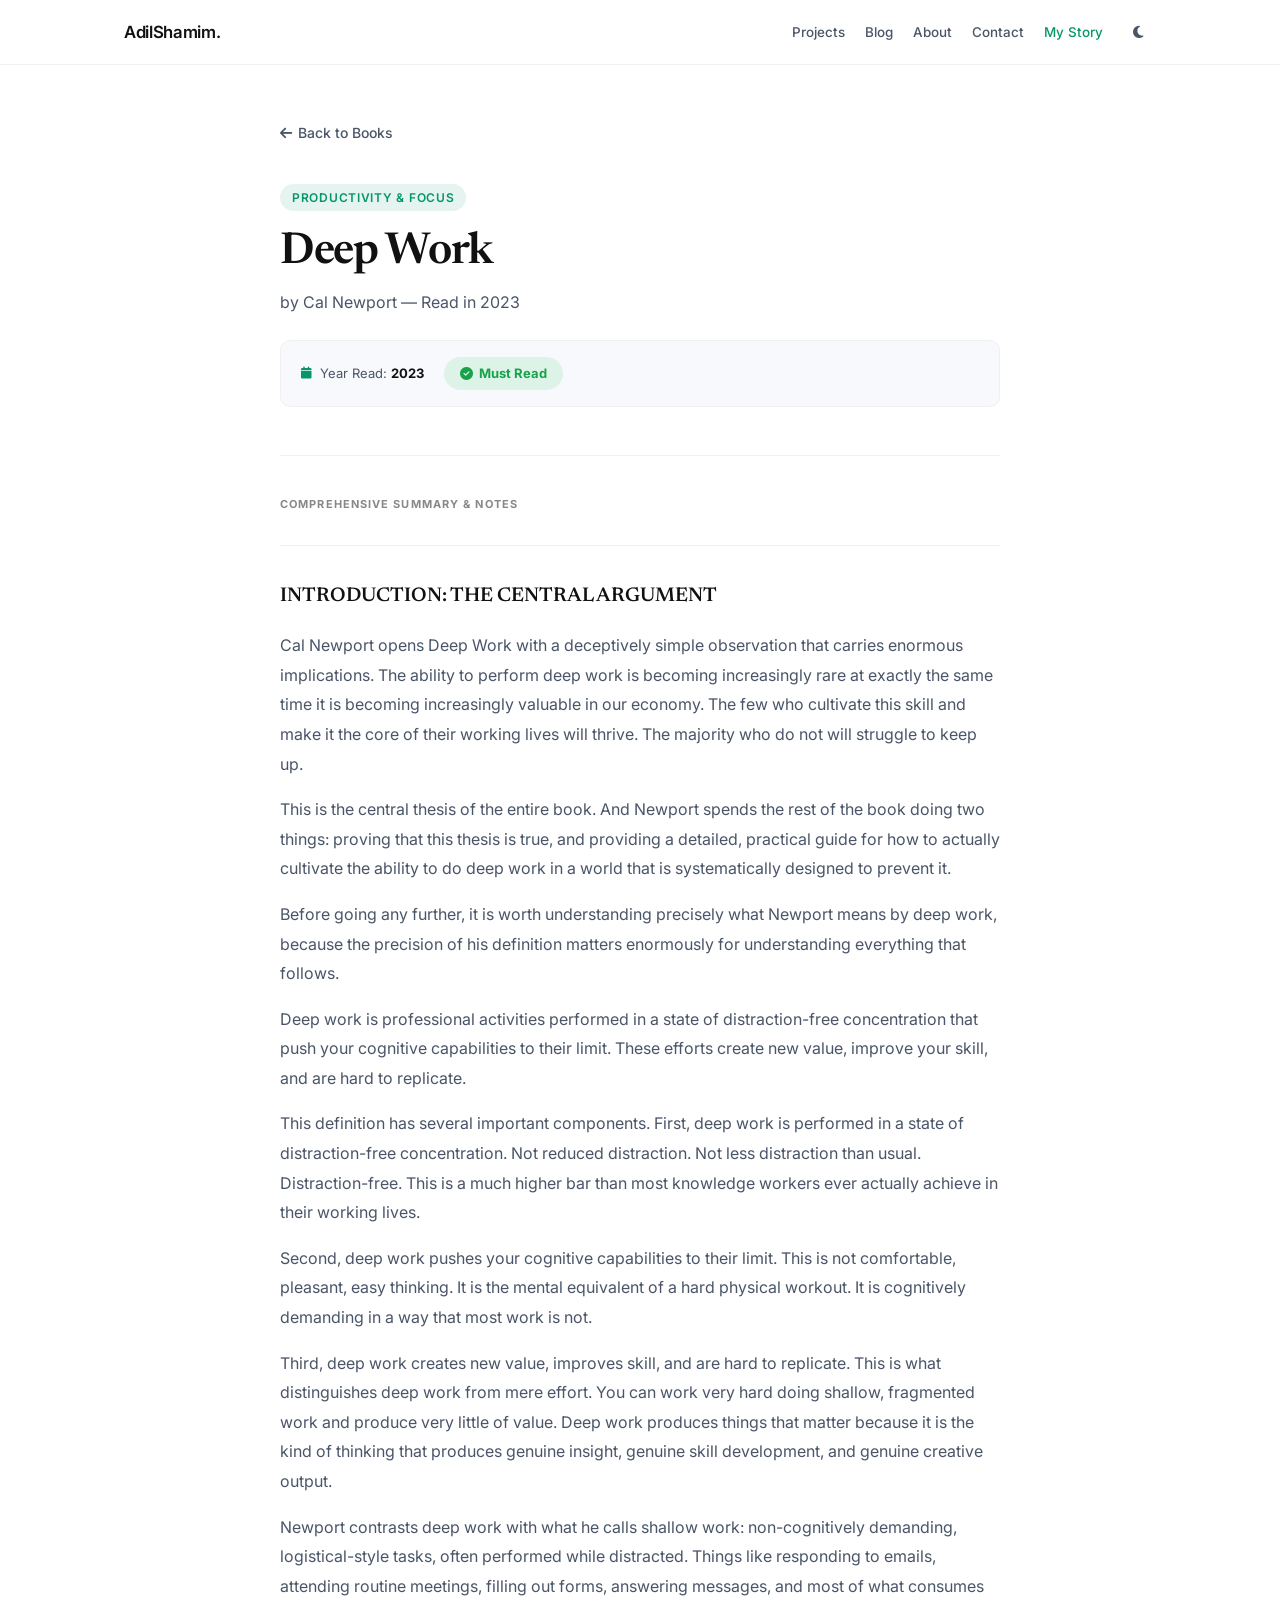
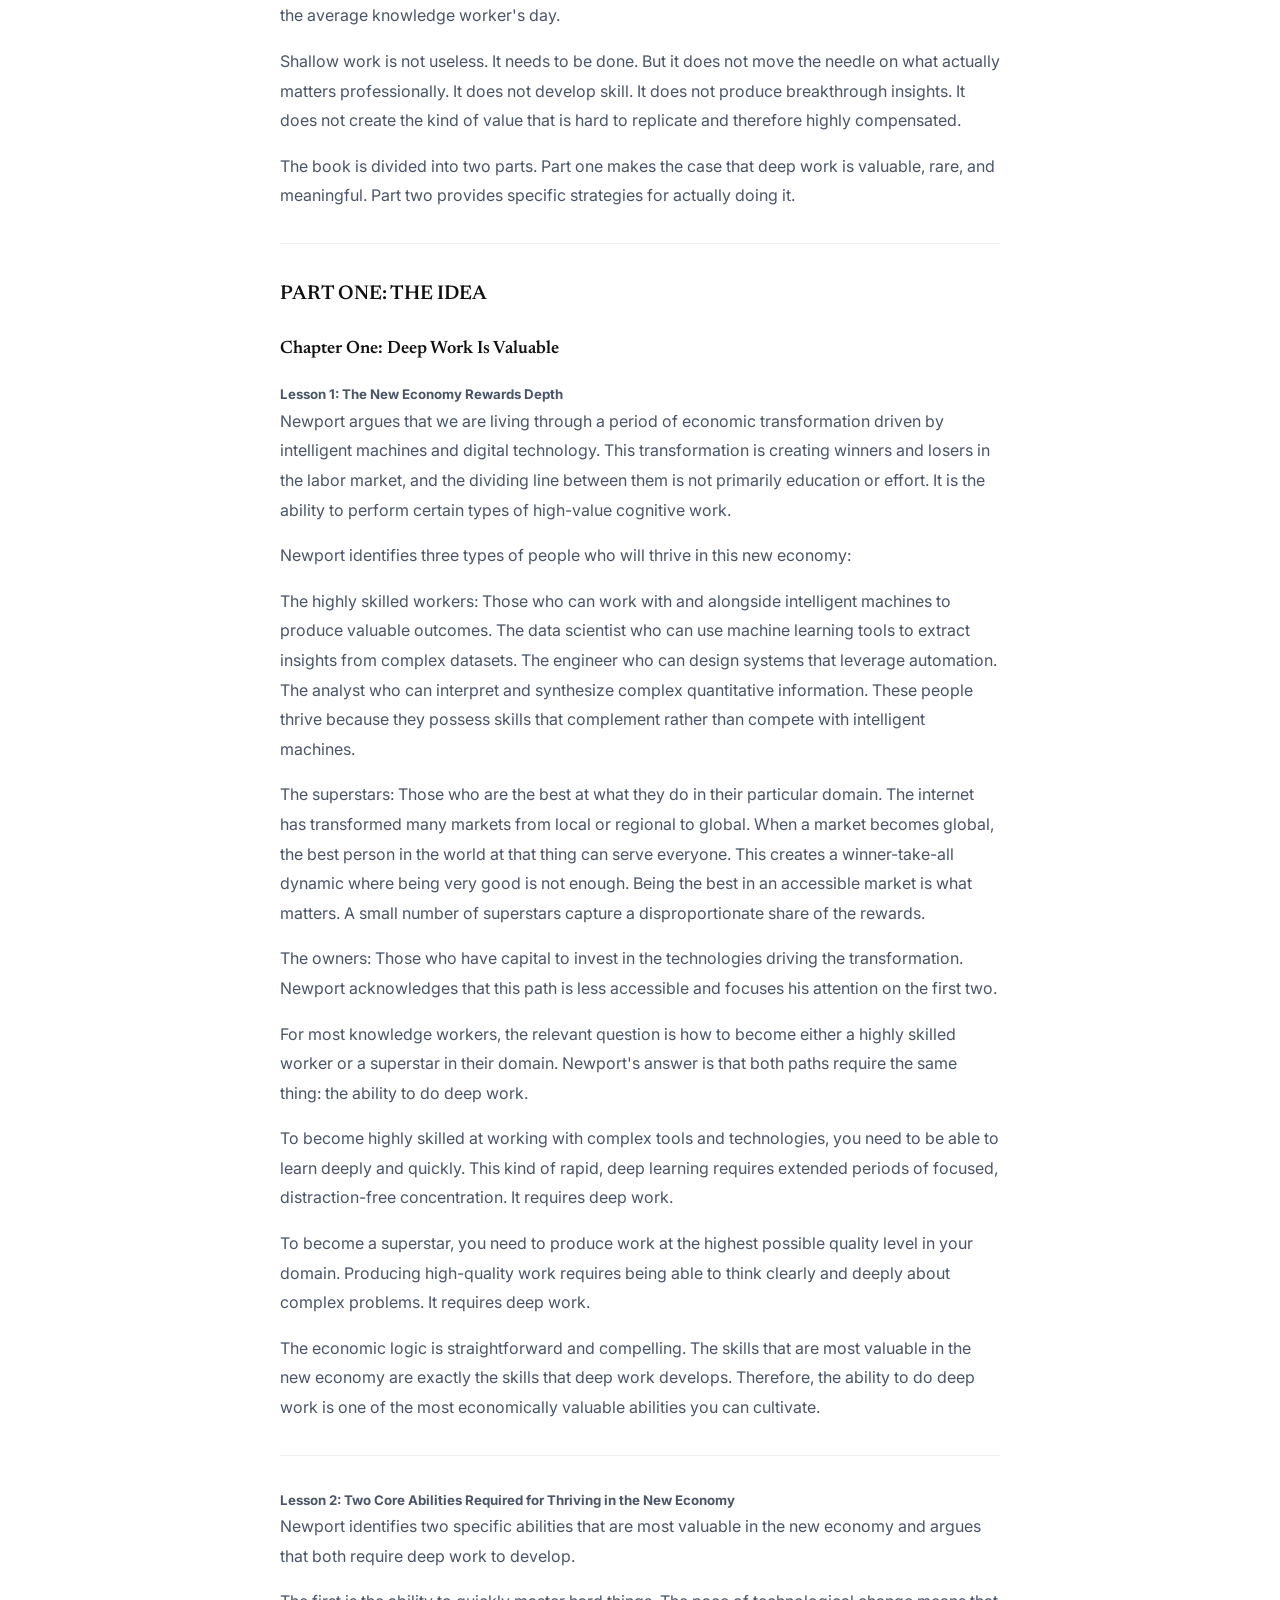
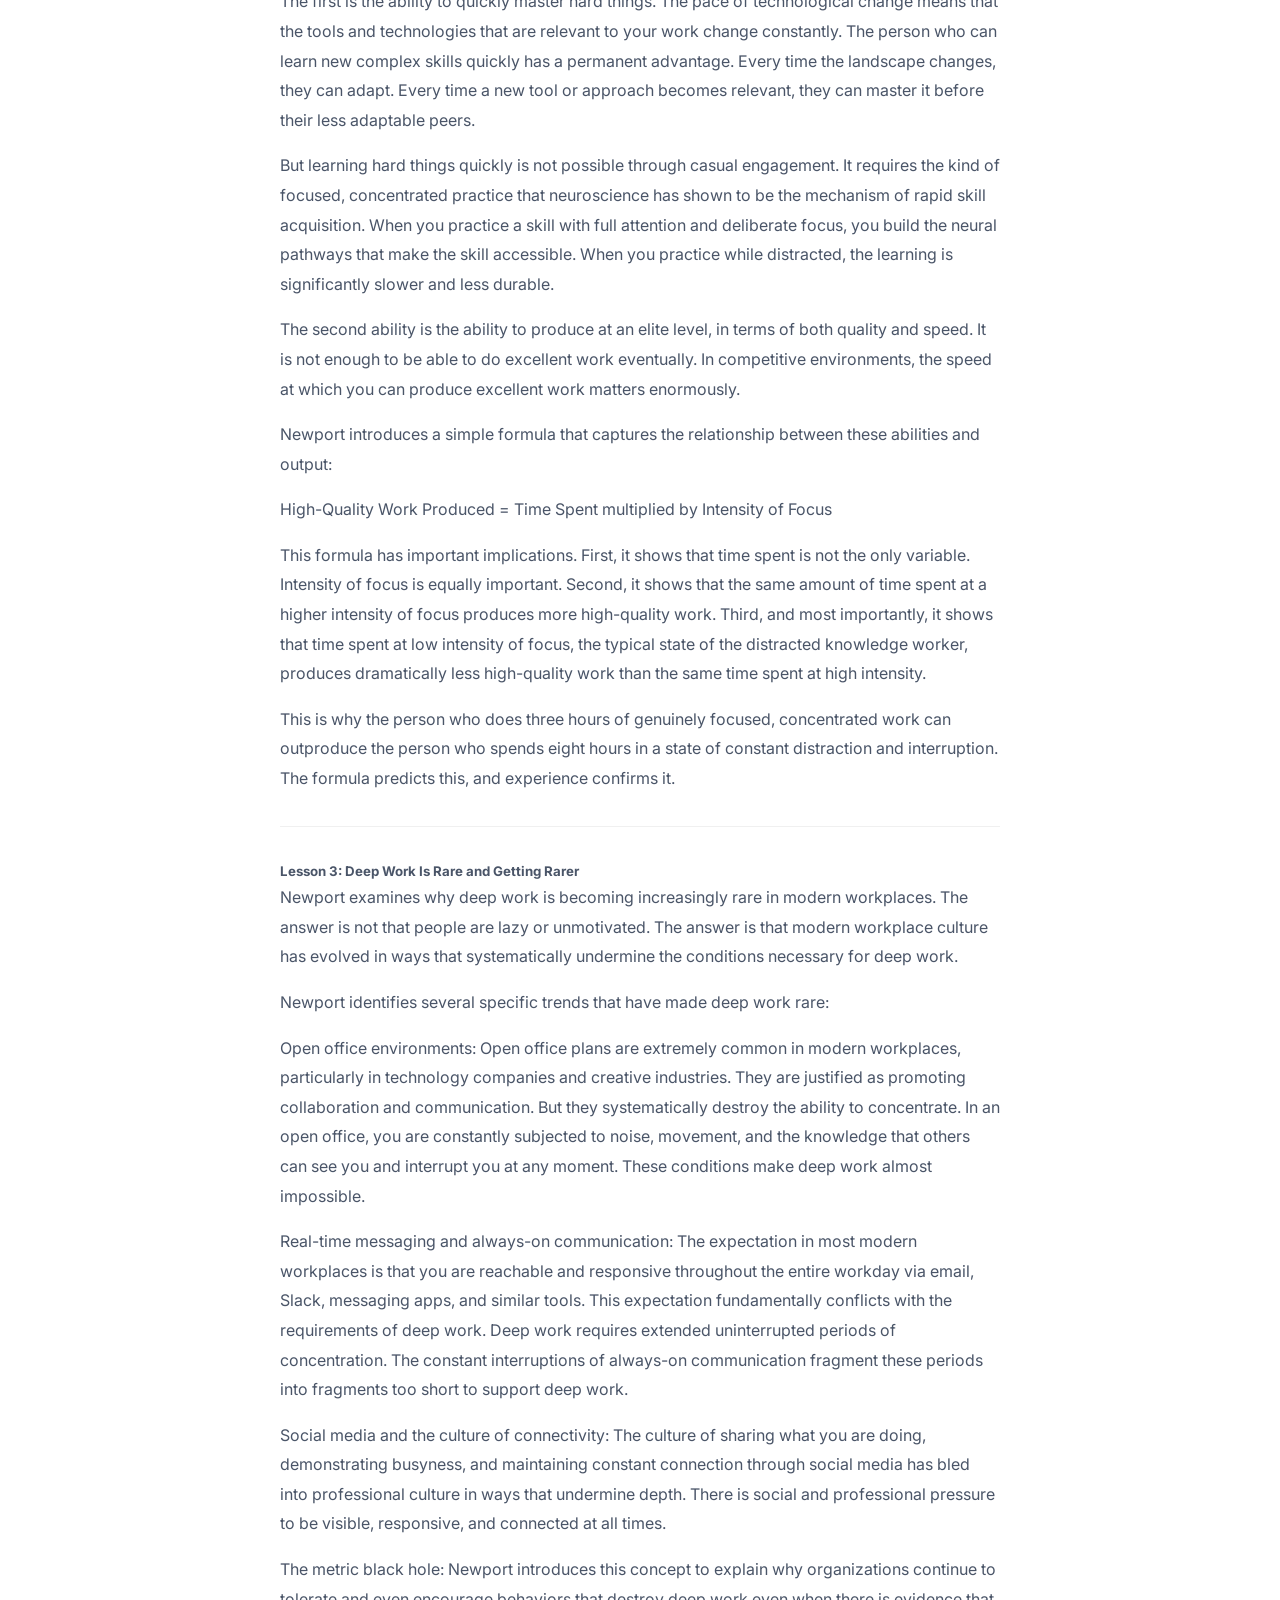
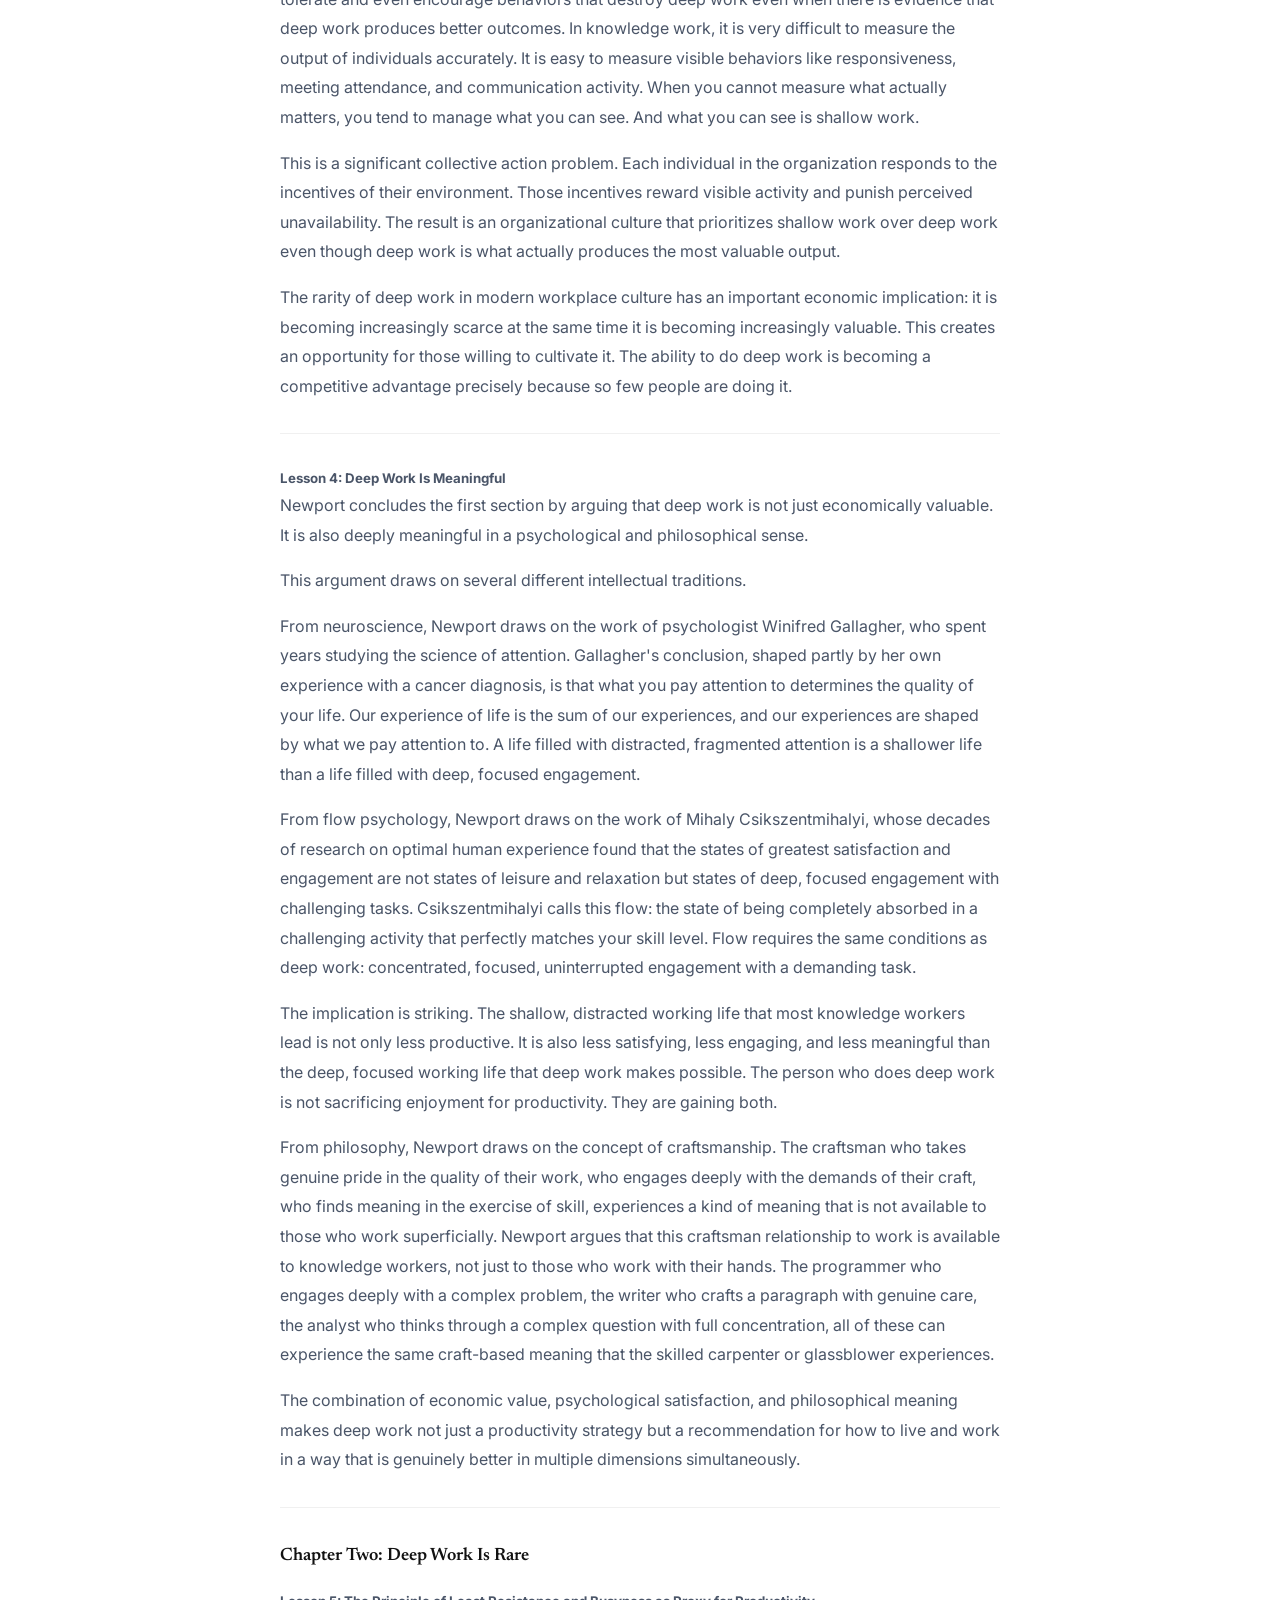
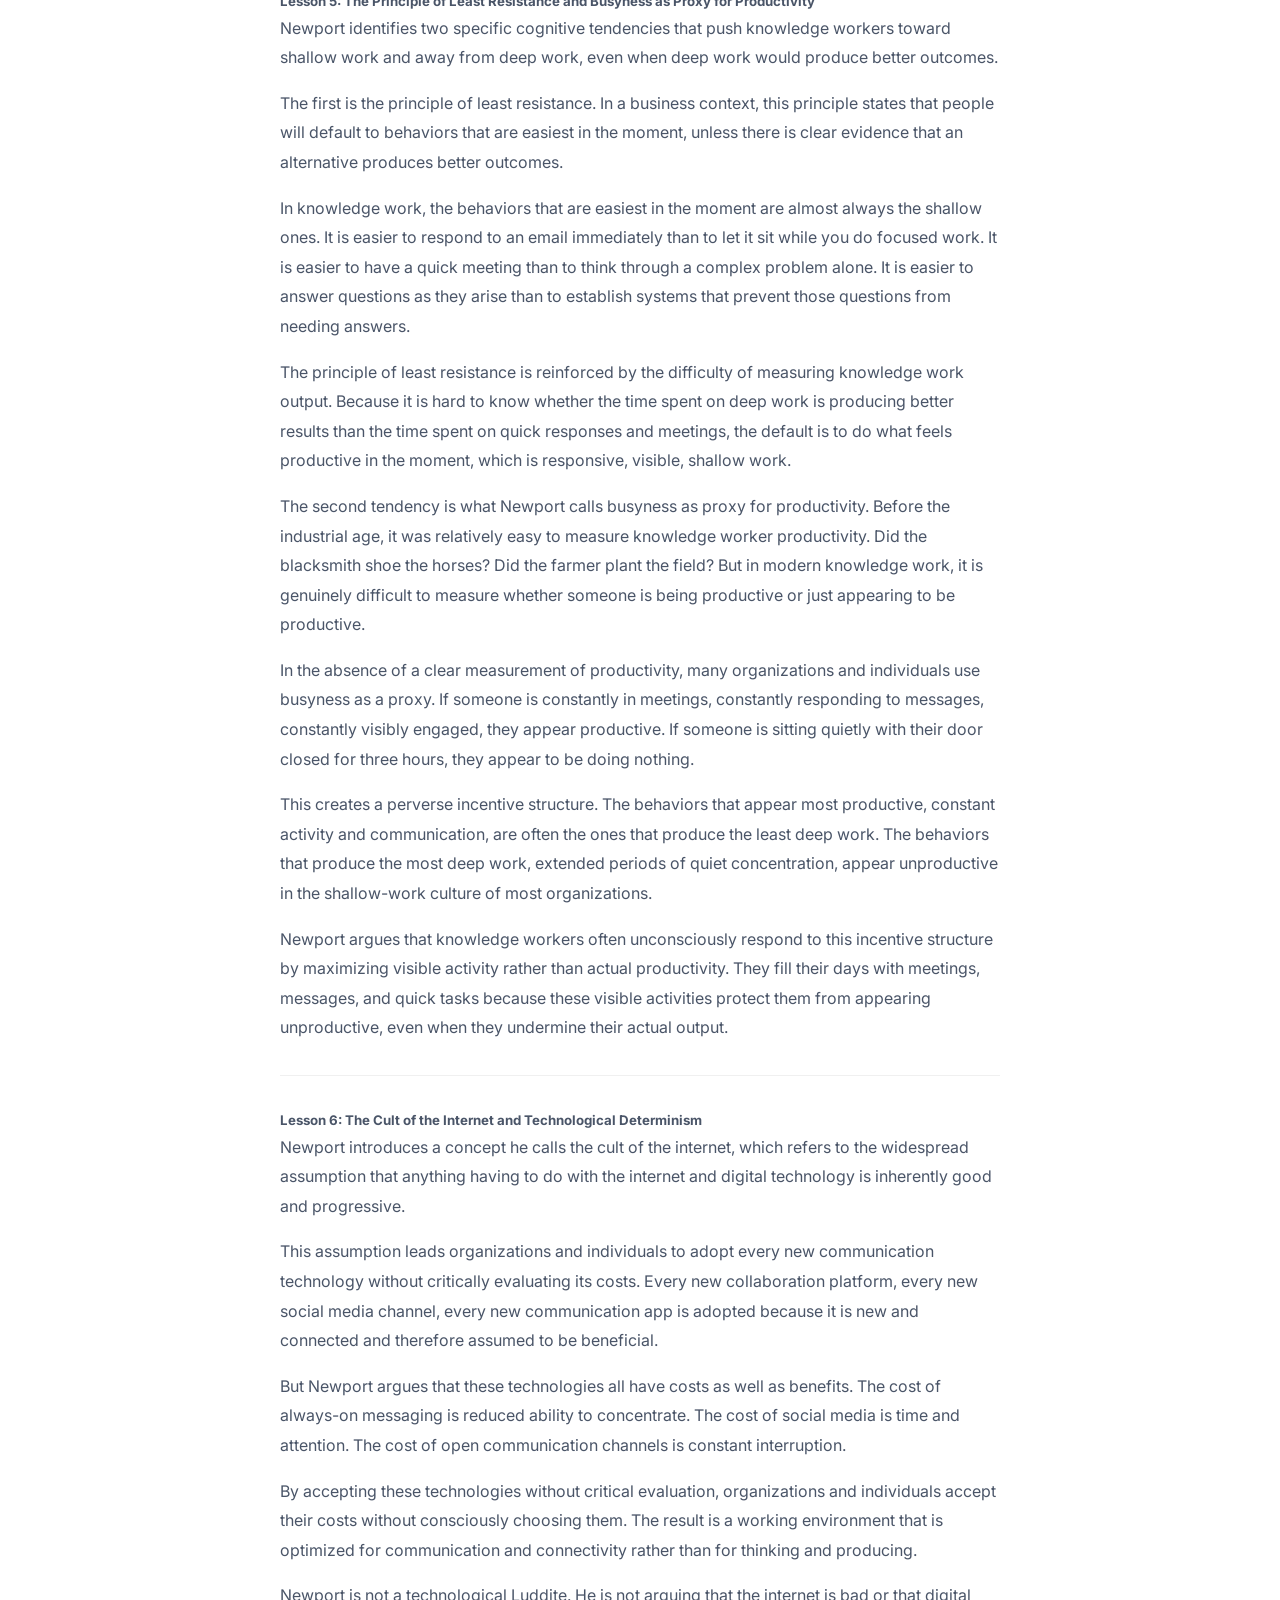
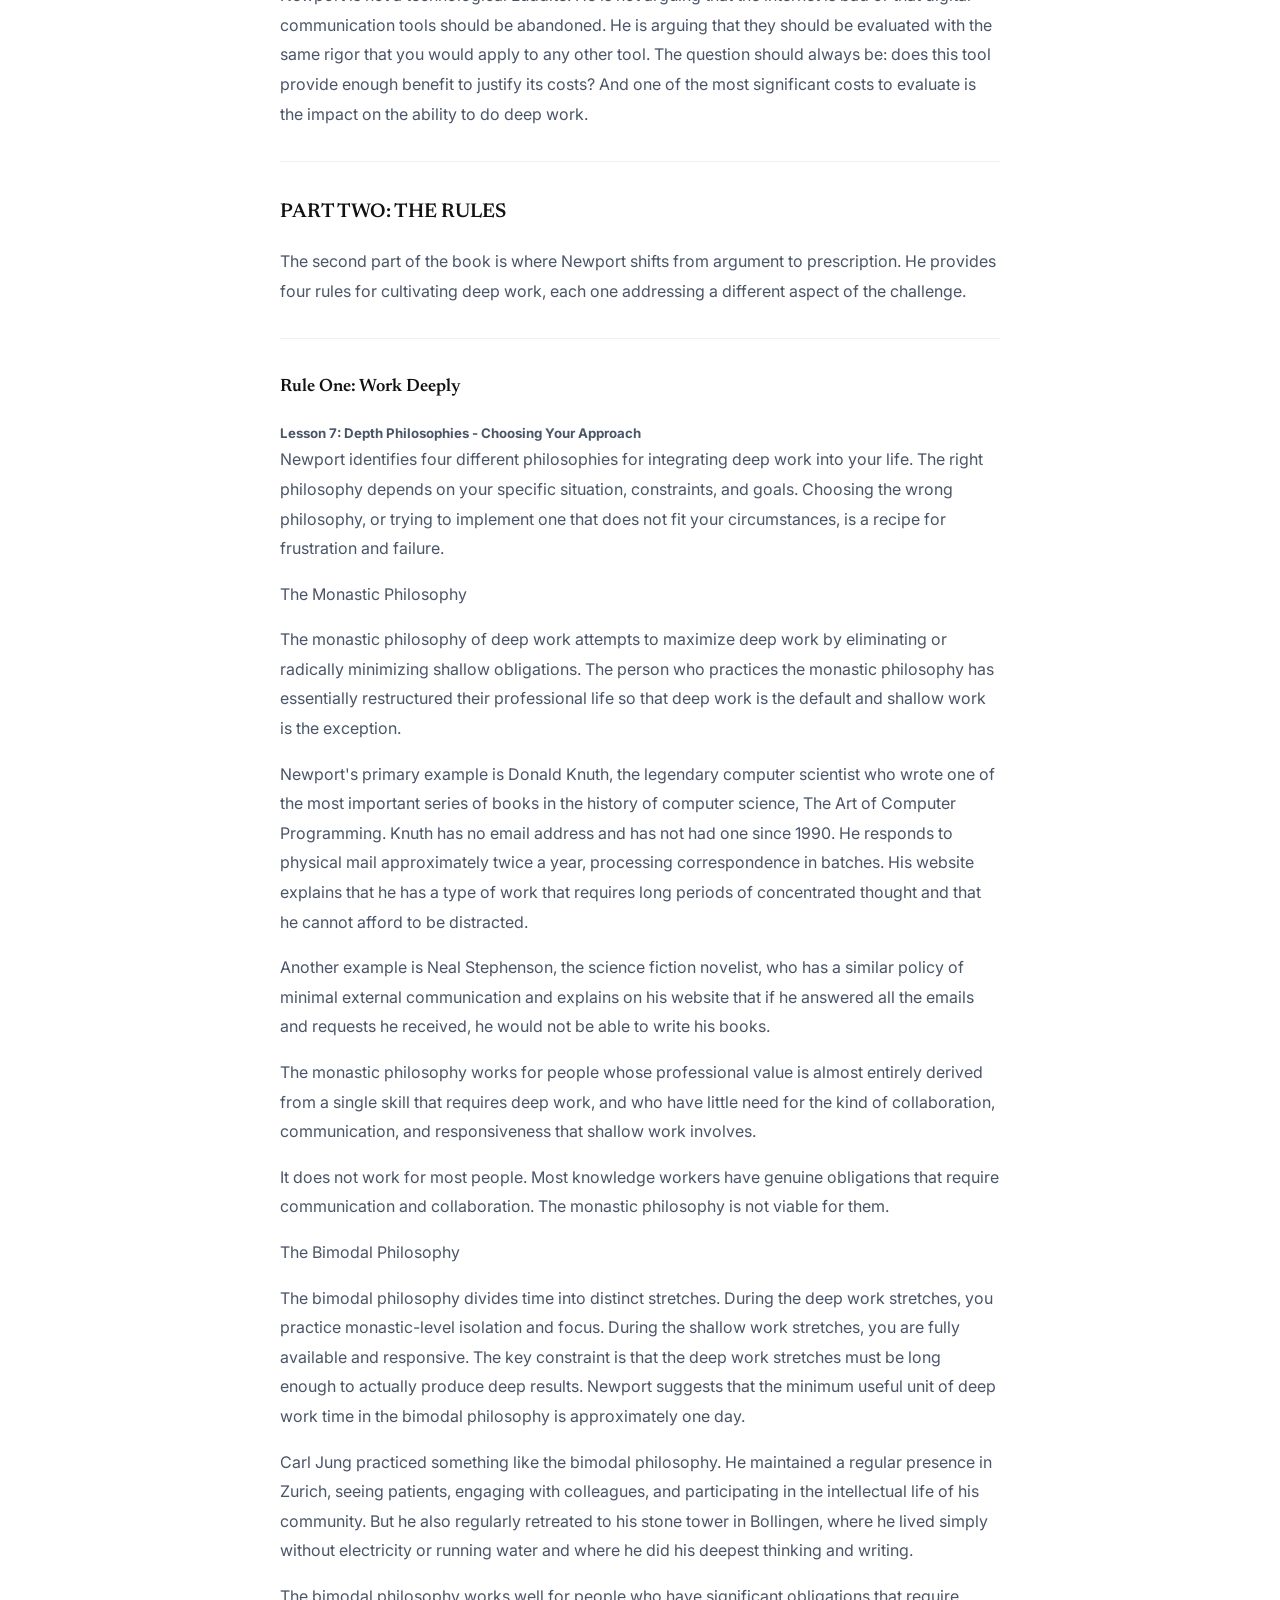
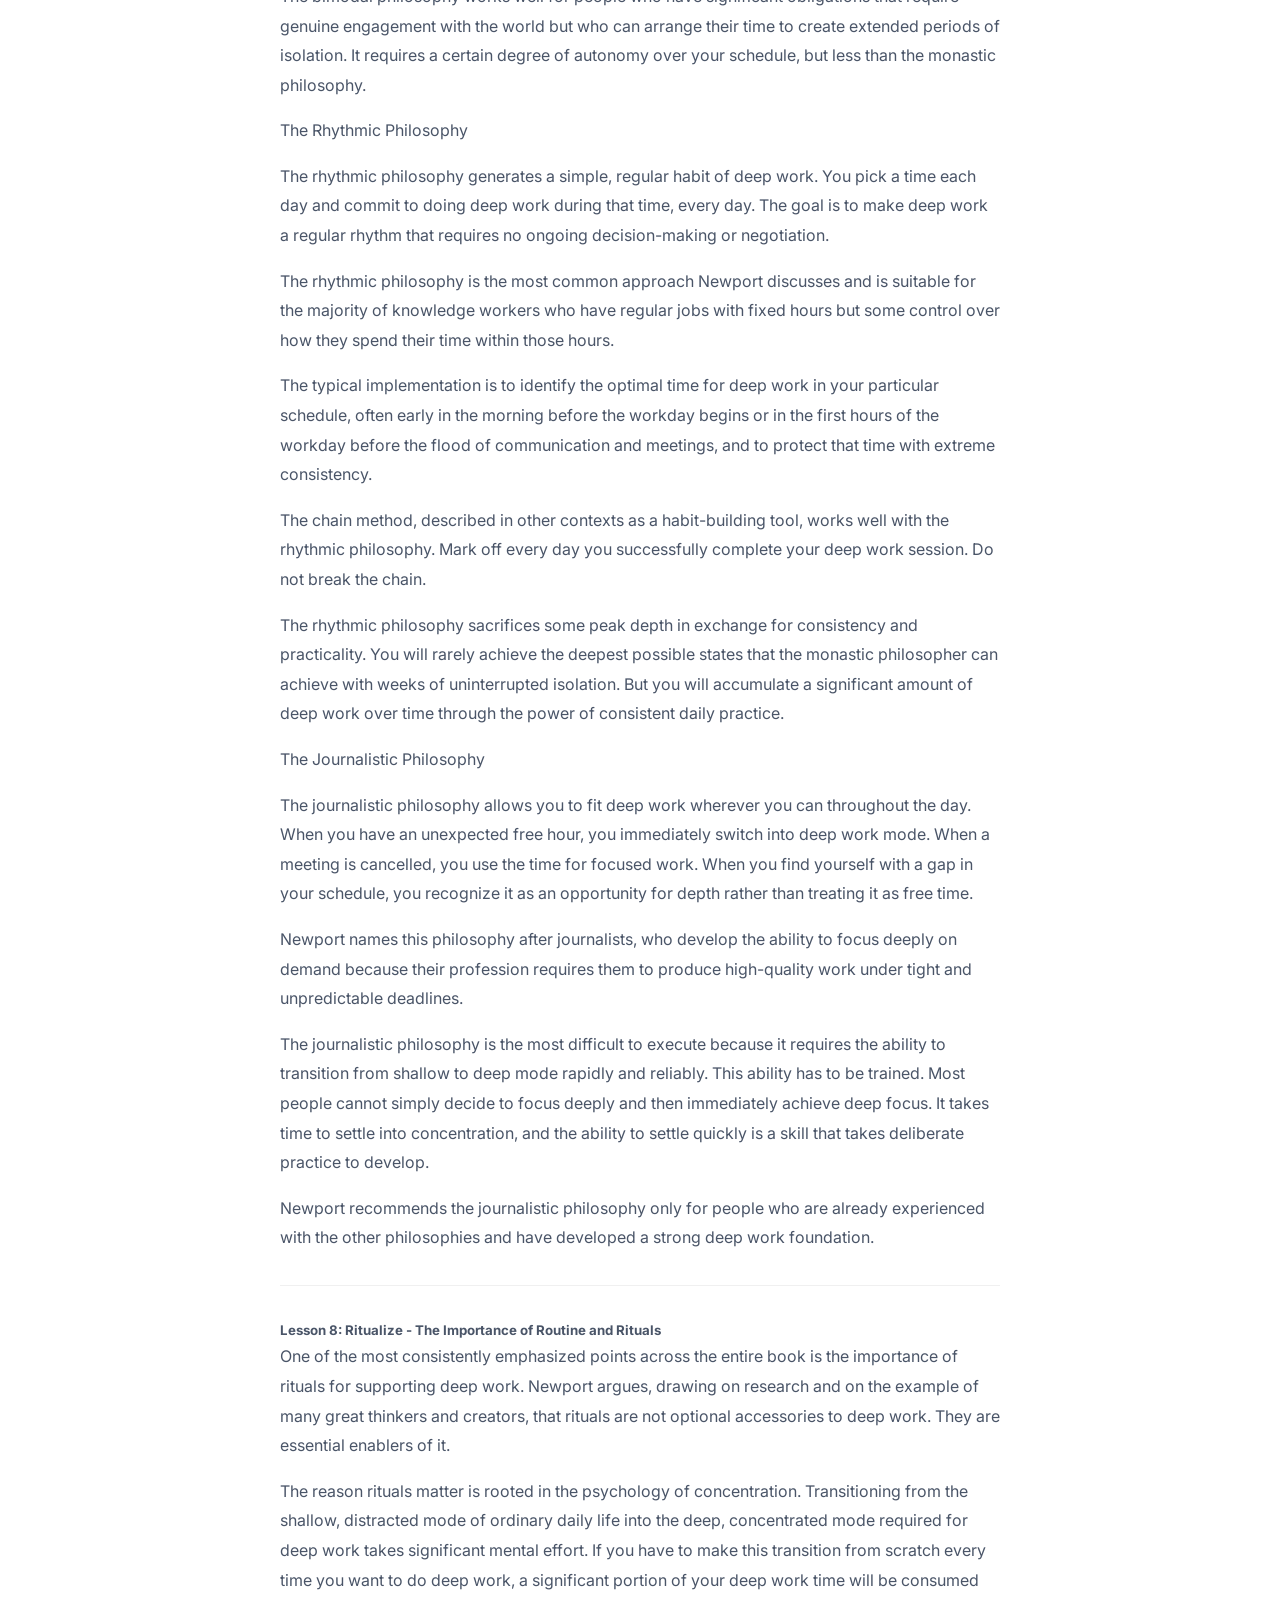
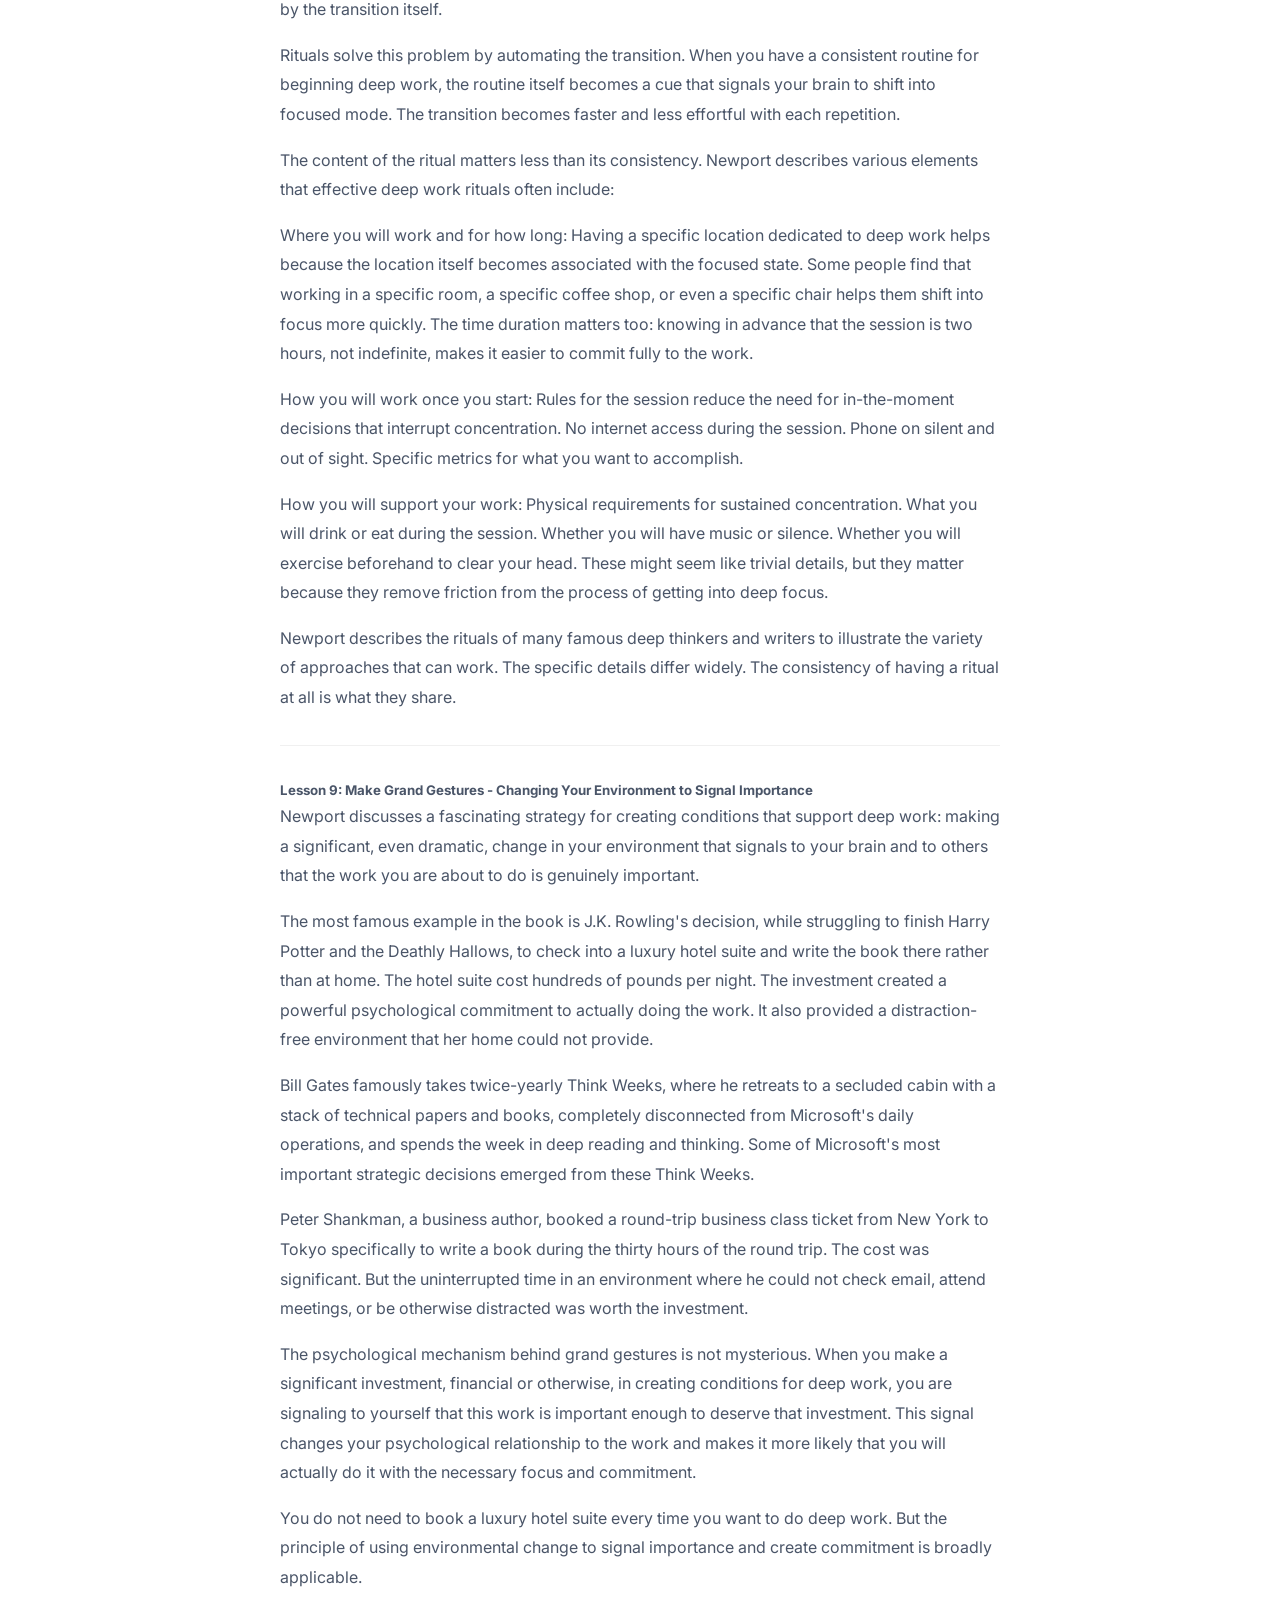
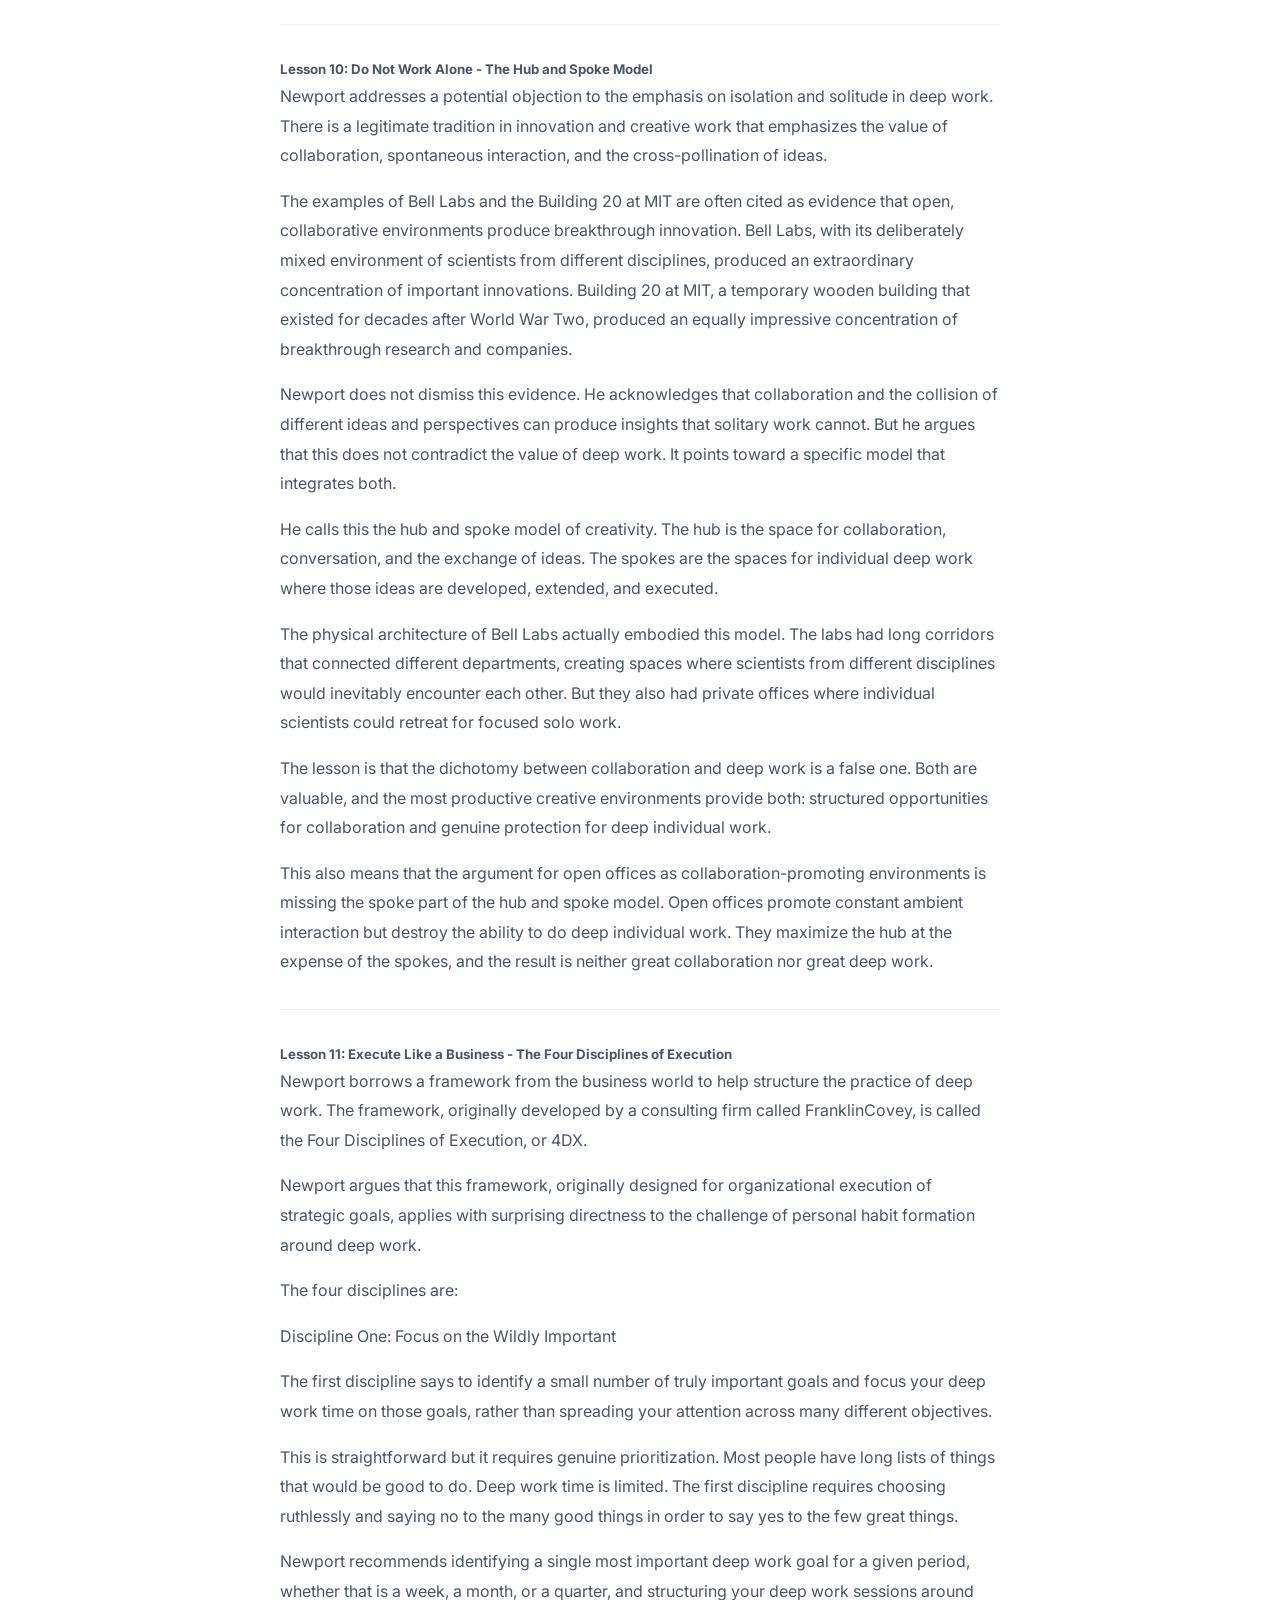
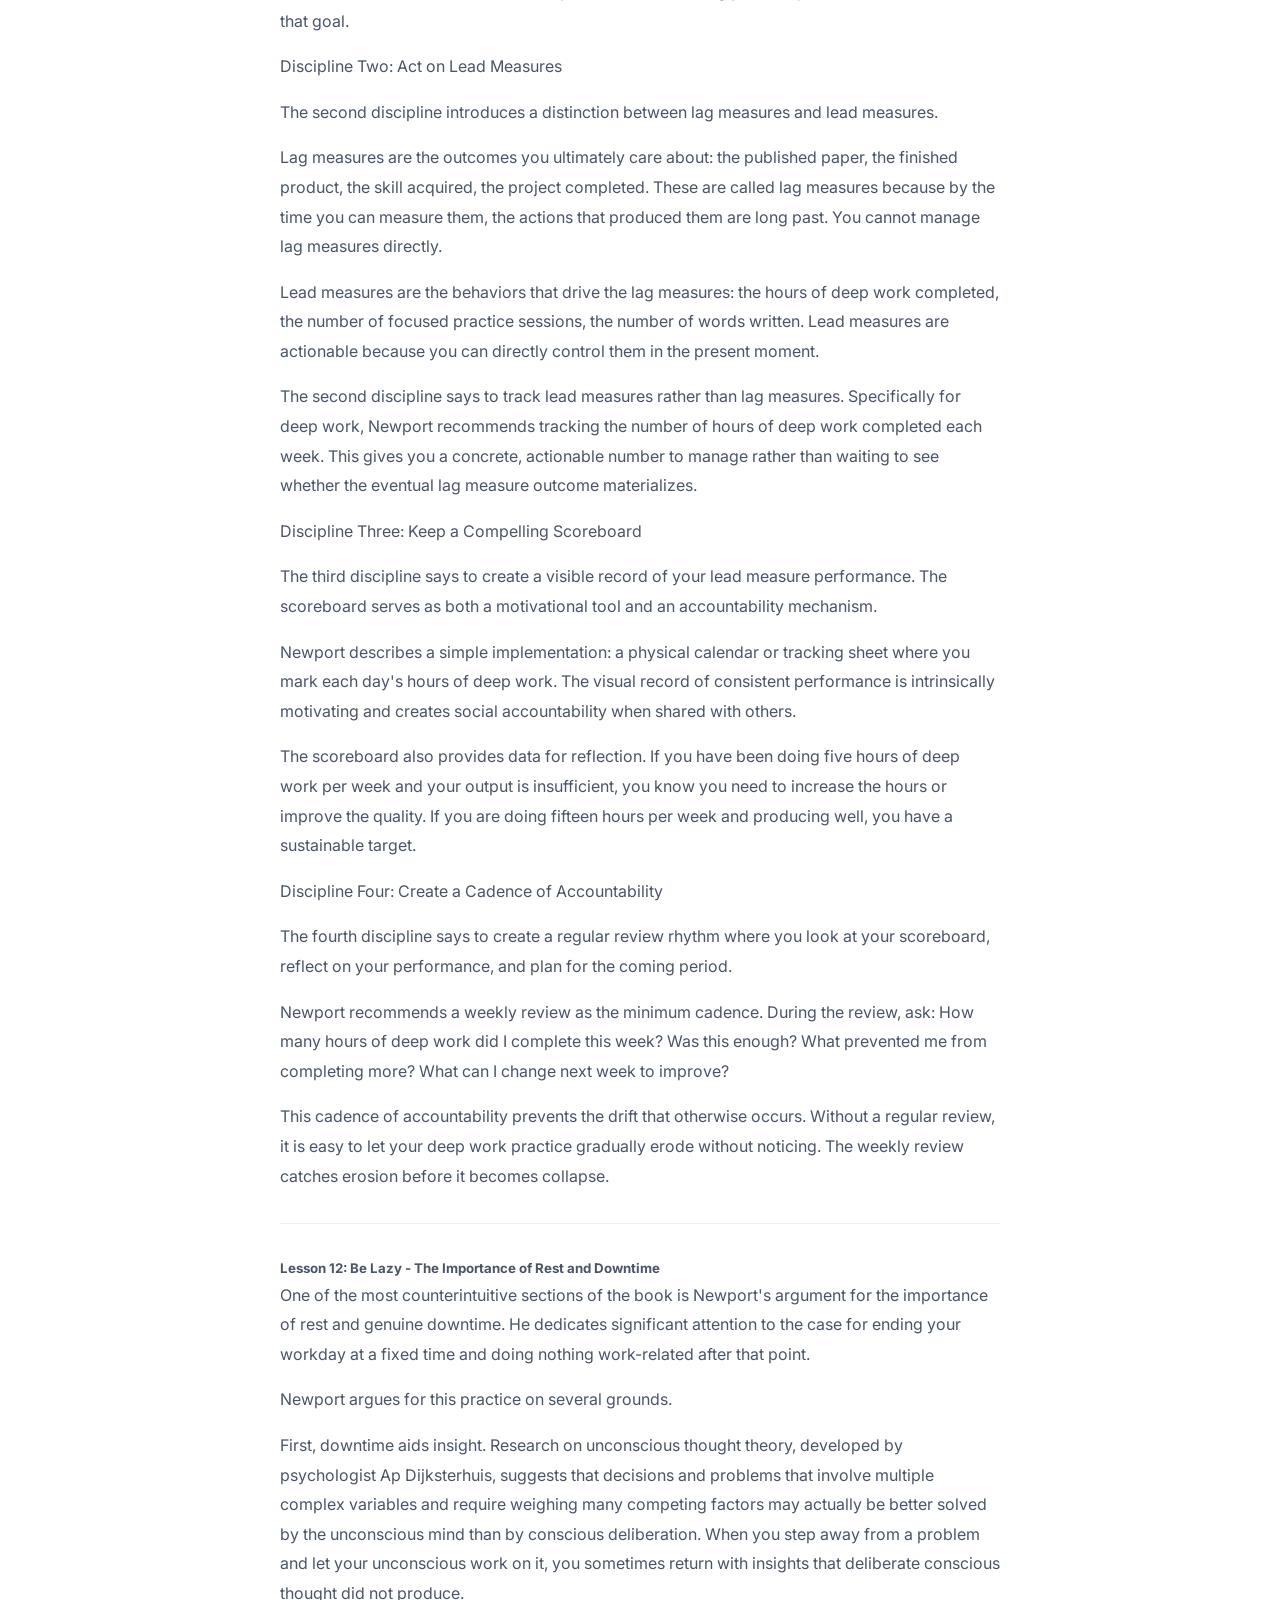
<file: books/deep-work.html>
<!DOCTYPE html>
<html lang="en">

<head>
    <meta charset="UTF-8">
    <meta name="viewport" content="width=device-width, initial-scale=1.0">
    <title>Deep Work — Book Notes | Adil Shamim</title>
    <meta name="description" content="My notes, key lessons, and honest opinion on Deep Work by Cal Newport.">
    <meta name="author" content="Adil Shamim">
    <link rel="canonical" href="https://www.adilshamim.me/books/deep-work.html">
    <link rel="preconnect" href="https://fonts.googleapis.com">
    <link rel="preconnect" href="https://fonts.gstatic.com" crossorigin>
    <link
        href="https://fonts.googleapis.com/css2?family=Inter:wght@300;400;500;600;700;800&family=Newsreader:ital,opsz,wght@0,6..72,400;0,6..72,500;0,6..72,600;1,6..72,400&display=swap"
        rel="stylesheet">
    <link rel="stylesheet" href="https://cdnjs.cloudflare.com/ajax/libs/font-awesome/6.4.0/css/all.min.css">
    <link rel="stylesheet" href="../assets/css/styles.css">
    <link rel="stylesheet" href="../assets/css/chatbot.css">
    <link rel="shortcut icon" href="https://www.adilshamim.me/assets/images/Adil.jpeg" type="image/x-icon">
    <style>
        /* Book page layout — same structure used on every /books/ page */
        .book-page {
            padding-top: 120px;
            padding-bottom: 100px;
        }

        .book-page-inner {
            max-width: 720px;
            margin: 0 auto;
        }

        .back-link {
            display: inline-flex;
            align-items: center;
            gap: 6px;
            font-size: 0.875rem;
            font-weight: 500;
            color: var(--text-secondary);
            margin-bottom: 40px;
            transition: color var(--transition), gap var(--transition);
        }

        .back-link:hover {
            color: var(--accent);
            gap: 10px;
        }

        .book-hero {
            margin-bottom: 48px;
        }

        .book-genre-tag {
            display: inline-block;
            font-size: 0.75rem;
            font-weight: 600;
            letter-spacing: 0.06em;
            text-transform: uppercase;
            color: var(--accent);
            background: var(--accent-light);
            padding: 4px 12px;
            border-radius: 20px;
            margin-bottom: 16px;
        }

        .book-page-title {
            font-family: 'Newsreader', Georgia, serif;
            font-size: clamp(1.875rem, 4vw, 2.75rem);
            font-weight: 600;
            letter-spacing: -0.03em;
            line-height: 1.2;
            color: var(--text);
            margin-bottom: 10px;
        }

        .book-page-author {
            font-size: 1rem;
            color: var(--text-secondary);
            margin-bottom: 24px;
        }

        .book-meta-row {
            display: flex;
            flex-wrap: wrap;
            gap: 20px;
            align-items: center;
            padding: 16px 20px;
            background: var(--bg-secondary);
            border: 1px solid var(--border-light);
            border-radius: 10px;
        }

        .book-meta-item {
            display: flex;
            align-items: center;
            gap: 8px;
            font-size: 0.8125rem;
            color: var(--text-secondary);
        }

        .book-meta-item i {
            color: var(--accent);
            font-size: 0.75rem;
        }

        .book-meta-item strong {
            color: var(--text);
        }

        .verdict-badge {
            display: inline-flex;
            align-items: center;
            gap: 6px;
            font-size: 0.8125rem;
            font-weight: 700;
            padding: 6px 16px;
            border-radius: 20px;
        }

        .verdict-badge.must-read {
            background: rgba(34, 197, 94, 0.12);
            color: #16a34a;
        }

        .verdict-badge.recommended {
            background: rgba(245, 158, 11, 0.12);
            color: #d97706;
        }

        .verdict-badge.optional {
            background: rgba(148, 163, 184, 0.12);
            color: #64748b;
        }

        [data-theme="dark"] .verdict-badge.must-read {
            background: rgba(34, 197, 94, 0.15);
            color: #4ade80;
        }

        [data-theme="dark"] .verdict-badge.recommended {
            background: rgba(245, 158, 11, 0.15);
            color: #fbbf24;
        }

        [data-theme="dark"] .verdict-badge.optional {
            background: rgba(148, 163, 184, 0.15);
            color: #94a3b8;
        }

        .book-section {
            margin-bottom: 44px;
        }

        .book-section-label {
            font-size: 0.6875rem;
            font-weight: 700;
            letter-spacing: 0.1em;
            text-transform: uppercase;
            color: var(--text-tertiary);
            margin-bottom: 14px;
        }

        .book-section-heading {
            font-family: 'Newsreader', Georgia, serif;
            font-size: 1.375rem;
            font-weight: 600;
            letter-spacing: -0.02em;
            color: var(--text);
            margin-bottom: 16px;
        }

        .book-prose {
            font-size: 0.9375rem;
            line-height: 1.85;
            color: var(--text-secondary);
        }

        .book-prose p {
            margin-bottom: 16px;
        }

        .book-prose p:last-child {
            margin-bottom: 0;
        }

        .book-prose strong {
            color: var(--text);
            font-weight: 600;
        }

        .lessons-list {
            display: flex;
            flex-direction: column;
            gap: 20px;
        }

        .lesson-item {
            display: flex;
            gap: 16px;
            padding: 20px;
            background: var(--bg-secondary);
            border: 1px solid var(--border-light);
            border-radius: 12px;
            transition: border-color var(--transition), box-shadow var(--transition);
        }

        .lesson-item:hover {
            border-color: var(--accent-light);
            box-shadow: 0 4px 16px rgba(47, 143, 107, 0.08);
        }

        .lesson-number {
            flex-shrink: 0;
            width: 28px;
            height: 28px;
            border-radius: 50%;
            background: var(--accent-light);
            color: var(--accent);
            font-size: 0.75rem;
            font-weight: 700;
            display: flex;
            align-items: center;
            justify-content: center;
        }

        .lesson-content {
            flex: 1;
        }

        .lesson-title {
            font-size: 0.9375rem;
            font-weight: 600;
            color: var(--text);
            margin-bottom: 6px;
        }

        .lesson-desc {
            font-size: 0.875rem;
            line-height: 1.7;
            color: var(--text-secondary);
        }

        .book-quote {
            border-left: 3px solid var(--accent);
            padding: 20px 20px 20px 24px;
            background: var(--accent-light);
            border-radius: 0 10px 10px 0;
            margin: 32px 0;
            font-family: 'Newsreader', Georgia, serif;
            font-style: italic;
            font-size: 1.0625rem;
            line-height: 1.7;
            color: var(--text);
        }

        .verdict-box {
            border: 1px solid var(--border);
            border-radius: 14px;
            overflow: hidden;
        }

        .verdict-box-header {
            padding: 16px 20px;
            background: var(--bg-secondary);
            border-bottom: 1px solid var(--border-light);
            display: flex;
            align-items: center;
            justify-content: space-between;
            gap: 12px;
        }

        .verdict-box-title {
            font-size: 0.875rem;
            font-weight: 600;
            color: var(--text);
        }

        .verdict-box-body {
            padding: 20px;
        }

        .verdict-box-body p {
            font-size: 0.9375rem;
            line-height: 1.8;
            color: var(--text-secondary);
            margin-bottom: 14px;
        }

        .verdict-box-body p:last-child {
            margin-bottom: 0;
        }

        .verdict-box-body strong {
            color: var(--text);
        }

        .read-for-list {
            display: flex;
            flex-direction: column;
            gap: 10px;
            margin-top: 16px;
        }

        .read-for-item {
            display: flex;
            align-items: flex-start;
            gap: 10px;
            font-size: 0.875rem;
            line-height: 1.6;
            color: var(--text-secondary);
        }

        .read-for-item i {
            flex-shrink: 0;
            margin-top: 2px;
            font-size: 0.75rem;
        }

        .read-for-item.yes i {
            color: #22c55e;
        }

        .read-for-item.no i {
            color: #f87171;
        }

        .book-divider {
            border: none;
            border-top: 1px solid var(--border-light);
            margin: 40px 0;
        }

        .book-nav {
            display: flex;
            justify-content: space-between;
            align-items: center;
            gap: 16px;
            margin-top: 48px;
            padding-top: 32px;
            border-top: 1px solid var(--border-light);
        }

        .book-nav-link {
            display: flex;
            flex-direction: column;
            gap: 4px;
            text-decoration: none;
            padding: 14px 18px;
            border: 1px solid var(--border);
            border-radius: 10px;
            flex: 1;
            max-width: 220px;
            transition: all var(--transition);
        }

        .book-nav-link:hover {
            border-color: var(--accent);
            background: var(--accent-light);
        }

        .book-nav-label {
            font-size: 0.75rem;
            color: var(--text-tertiary);
            font-weight: 500;
        }

        .book-nav-title {
            font-size: 0.875rem;
            font-weight: 600;
            color: var(--text);
        }

        .book-nav-link.next {
            text-align: right;
            margin-left: auto;
        }

        @media (max-width: 640px) {
            .book-meta-row {
                gap: 12px;
            }

            .book-nav {
                flex-direction: column;
            }

            .book-nav-link {
                max-width: 100%;
                width: 100%;
            }

            .book-nav-link.next {
                text-align: left;
            }
        }

        /* Custom prose for detailed summary sections */
        .book-custom-prose {
            font-size: 1rem;
            line-height: 1.85;
            color: var(--text-secondary);
        }

        .book-custom-prose p { margin-bottom: 16px; }
        .book-custom-prose p:last-child { margin-bottom: 0; }
        .book-custom-prose strong { color: var(--text); font-weight: 600; }

        .book-custom-prose h1, .book-custom-prose h2, .book-custom-prose h3, .book-custom-prose h4 {
            font-family: 'Newsreader', Georgia, serif;
            color: var(--text);
            margin-top: 2.5rem;
            margin-bottom: 1rem;
            font-weight: 600;
        }

        .book-custom-prose h1 { font-size: 2rem; border-bottom: 1px solid var(--border-light); padding-bottom: 10px; }
        .book-custom-prose h2 { font-size: 1.5rem; }
        .book-custom-prose h3 { font-size: 1.25rem; margin-top: 1.5rem; }
        .book-custom-prose h4 { font-size: 1.125rem; margin-top: 1.25rem; }

        .book-custom-prose ul, .book-custom-prose ol { margin-left: 24px; margin-bottom: 24px; }
        .book-custom-prose li { margin-bottom: 8px; }

        .book-custom-prose hr { border: none; border-top: 1px solid var(--border-light); margin: 32px 0; }

        .book-custom-prose table {
            width: 100%;
            border-collapse: collapse;
            margin: 24px 0;
            font-size: 0.875rem;
        }

        .book-custom-prose th, .book-custom-prose td {
            padding: 12px 16px;
            border: 1px solid var(--border-light);
            text-align: left;
        }

        .book-custom-prose th { background: var(--bg-secondary); color: var(--text); }
        .book-custom-prose tbody tr:nth-child(even) { background: var(--bg-secondary); }
    </style>
</head>

<body>
    <a href="#main-content" class="skip-link">Skip to main content</a>

    <!-- Navbar -->
    <nav class="navbar" aria-label="Main navigation">
        <div class="nav-container">
            <a href="../index.html" class="nav-logo">AdilShamim.</a>
            <div class="nav-right">
                <ul class="nav-menu" id="primary-menu" aria-label="Primary">
                    <li><a href="../index.html#projects" class="nav-link">Projects</a></li>
                    <li><a href="../index.html#blog" class="nav-link">Blog</a></li>
                    <li><a href="../index.html#about" class="nav-link">About</a></li>
                    <li><a href="../index.html#contact" class="nav-link">Contact</a></li>
                    <li><a href="../My_Story.html" class="nav-link active">My Story</a></li>
                </ul>
                <button id="theme-toggle" class="theme-btn" aria-label="Switch to dark mode" aria-pressed="false"><i
                        class="fas fa-moon"></i></button>
                <button class="menu-toggle" id="mobile-menu" aria-label="Toggle navigation menu"
                    aria-controls="primary-menu" aria-expanded="false">
                    <span class="bar"></span><span class="bar"></span><span class="bar"></span>
                </button>
            </div>
        </div>
    </nav>

    <main id="main-content">
        <section class="section book-page">
            <div class="container">
                <div class="book-page-inner">

                    <a href="../My_Story.html#books" class="back-link"><i class="fas fa-arrow-left"></i> Back to
                        Books</a>

                    <!-- ── HERO ── -->
                    <header class="book-hero">
                        <span class="book-genre-tag">Productivity &amp; Focus</span>
                        <h1 class="book-page-title">Deep Work</h1>
                        <p class="book-page-author">by Cal Newport &mdash; Read in 2023</p>
                        <div class="book-meta-row">
                            <div class="book-meta-item"><i class="fas fa-calendar"></i><span>Year Read:
                                    <strong>2023</strong></span></div>
                            <div class="verdict-badge must-read" role="status"><i class="fas fa-check-circle"></i> Must
                                Read</div>
                        </div>
                    </header>

                    <!-- ════════════════════════════════
                     SECTION 4 — Detailed Notes
                ════════════════════════════════ -->
                    <hr class="book-divider">
                    <div class="book-section">
                        <p class="book-section-label">Comprehensive Summary & Notes</p>
                        <div class="book-custom-prose">
                            <hr>
                            <h3>INTRODUCTION: THE CENTRAL ARGUMENT</h3>
                            <p>Cal Newport opens Deep Work with a deceptively simple observation that carries enormous
                                implications. The ability to perform deep work is becoming increasingly rare at exactly
                                the same time it is becoming increasingly valuable in our economy. The few who cultivate
                                this skill and make it the core of their working lives will thrive. The majority who do
                                not will struggle to keep up.</p>
                            <p>This is the central thesis of the entire book. And Newport spends the rest of the book
                                doing two things: proving that this thesis is true, and providing a detailed, practical
                                guide for how to actually cultivate the ability to do deep work in a world that is
                                systematically designed to prevent it.</p>
                            <p>Before going any further, it is worth understanding precisely what Newport means by deep
                                work, because the precision of his definition matters enormously for understanding
                                everything that follows.</p>
                            <p>Deep work is professional activities performed in a state of distraction-free
                                concentration that push your cognitive capabilities to their limit. These efforts create
                                new value, improve your skill, and are hard to replicate.</p>
                            <p>This definition has several important components. First, deep work is performed in a
                                state of distraction-free concentration. Not reduced distraction. Not less distraction
                                than usual. Distraction-free. This is a much higher bar than most knowledge workers ever
                                actually achieve in their working lives.</p>
                            <p>Second, deep work pushes your cognitive capabilities to their limit. This is not
                                comfortable, pleasant, easy thinking. It is the mental equivalent of a hard physical
                                workout. It is cognitively demanding in a way that most work is not.</p>
                            <p>Third, deep work creates new value, improves skill, and are hard to replicate. This is
                                what distinguishes deep work from mere effort. You can work very hard doing shallow,
                                fragmented work and produce very little of value. Deep work produces things that matter
                                because it is the kind of thinking that produces genuine insight, genuine skill
                                development, and genuine creative output.</p>
                            <p>Newport contrasts deep work with what he calls shallow work: non-cognitively demanding,
                                logistical-style tasks, often performed while distracted. Things like responding to
                                emails, attending routine meetings, filling out forms, answering messages, and most of
                                what consumes the average knowledge worker's day.</p>
                            <p>Shallow work is not useless. It needs to be done. But it does not move the needle on what
                                actually matters professionally. It does not develop skill. It does not produce
                                breakthrough insights. It does not create the kind of value that is hard to replicate
                                and therefore highly compensated.</p>
                            <p>The book is divided into two parts. Part one makes the case that deep work is valuable,
                                rare, and meaningful. Part two provides specific strategies for actually doing it.</p>
                            <hr>
                            <h3>PART ONE: THE IDEA</h3>
                            <h4>Chapter One: Deep Work Is Valuable</h4>
                            <h5>Lesson 1: The New Economy Rewards Depth</h5>
                            <p>Newport argues that we are living through a period of economic transformation driven by
                                intelligent machines and digital technology. This transformation is creating winners and
                                losers in the labor market, and the dividing line between them is not primarily
                                education or effort. It is the ability to perform certain types of high-value cognitive
                                work.</p>
                            <p>Newport identifies three types of people who will thrive in this new economy:</p>
                            <p>The highly skilled workers: Those who can work with and alongside intelligent machines to
                                produce valuable outcomes. The data scientist who can use machine learning tools to
                                extract insights from complex datasets. The engineer who can design systems that
                                leverage automation. The analyst who can interpret and synthesize complex quantitative
                                information. These people thrive because they possess skills that complement rather than
                                compete with intelligent machines.</p>
                            <p>The superstars: Those who are the best at what they do in their particular domain. The
                                internet has transformed many markets from local or regional to global. When a market
                                becomes global, the best person in the world at that thing can serve everyone. This
                                creates a winner-take-all dynamic where being very good is not enough. Being the best in
                                an accessible market is what matters. A small number of superstars capture a
                                disproportionate share of the rewards.</p>
                            <p>The owners: Those who have capital to invest in the technologies driving the
                                transformation. Newport acknowledges that this path is less accessible and focuses his
                                attention on the first two.</p>
                            <p>For most knowledge workers, the relevant question is how to become either a highly
                                skilled worker or a superstar in their domain. Newport's answer is that both paths
                                require the same thing: the ability to do deep work.</p>
                            <p>To become highly skilled at working with complex tools and technologies, you need to be
                                able to learn deeply and quickly. This kind of rapid, deep learning requires extended
                                periods of focused, distraction-free concentration. It requires deep work.</p>
                            <p>To become a superstar, you need to produce work at the highest possible quality level in
                                your domain. Producing high-quality work requires being able to think clearly and deeply
                                about complex problems. It requires deep work.</p>
                            <p>The economic logic is straightforward and compelling. The skills that are most valuable
                                in the new economy are exactly the skills that deep work develops. Therefore, the
                                ability to do deep work is one of the most economically valuable abilities you can
                                cultivate.</p>
                            <hr>
                            <h5>Lesson 2: Two Core Abilities Required for Thriving in the New Economy</h5>
                            <p>Newport identifies two specific abilities that are most valuable in the new economy and
                                argues that both require deep work to develop.</p>
                            <p>The first is the ability to quickly master hard things. The pace of technological change
                                means that the tools and technologies that are relevant to your work change constantly.
                                The person who can learn new complex skills quickly has a permanent advantage. Every
                                time the landscape changes, they can adapt. Every time a new tool or approach becomes
                                relevant, they can master it before their less adaptable peers.</p>
                            <p>But learning hard things quickly is not possible through casual engagement. It requires
                                the kind of focused, concentrated practice that neuroscience has shown to be the
                                mechanism of rapid skill acquisition. When you practice a skill with full attention and
                                deliberate focus, you build the neural pathways that make the skill accessible. When you
                                practice while distracted, the learning is significantly slower and less durable.</p>
                            <p>The second ability is the ability to produce at an elite level, in terms of both quality
                                and speed. It is not enough to be able to do excellent work eventually. In competitive
                                environments, the speed at which you can produce excellent work matters enormously.</p>
                            <p>Newport introduces a simple formula that captures the relationship between these
                                abilities and output:</p>
                            <p>High-Quality Work Produced = Time Spent multiplied by Intensity of Focus</p>
                            <p>This formula has important implications. First, it shows that time spent is not the only
                                variable. Intensity of focus is equally important. Second, it shows that the same amount
                                of time spent at a higher intensity of focus produces more high-quality work. Third, and
                                most importantly, it shows that time spent at low intensity of focus, the typical state
                                of the distracted knowledge worker, produces dramatically less high-quality work than
                                the same time spent at high intensity.</p>
                            <p>This is why the person who does three hours of genuinely focused, concentrated work can
                                outproduce the person who spends eight hours in a state of constant distraction and
                                interruption. The formula predicts this, and experience confirms it.</p>
                            <hr>
                            <h5>Lesson 3: Deep Work Is Rare and Getting Rarer</h5>
                            <p>Newport examines why deep work is becoming increasingly rare in modern workplaces. The
                                answer is not that people are lazy or unmotivated. The answer is that modern workplace
                                culture has evolved in ways that systematically undermine the conditions necessary for
                                deep work.</p>
                            <p>Newport identifies several specific trends that have made deep work rare:</p>
                            <p>Open office environments: Open office plans are extremely common in modern workplaces,
                                particularly in technology companies and creative industries. They are justified as
                                promoting collaboration and communication. But they systematically destroy the ability
                                to concentrate. In an open office, you are constantly subjected to noise, movement, and
                                the knowledge that others can see you and interrupt you at any moment. These conditions
                                make deep work almost impossible.</p>
                            <p>Real-time messaging and always-on communication: The expectation in most modern
                                workplaces is that you are reachable and responsive throughout the entire workday via
                                email, Slack, messaging apps, and similar tools. This expectation fundamentally
                                conflicts with the requirements of deep work. Deep work requires extended uninterrupted
                                periods of concentration. The constant interruptions of always-on communication fragment
                                these periods into fragments too short to support deep work.</p>
                            <p>Social media and the culture of connectivity: The culture of sharing what you are doing,
                                demonstrating busyness, and maintaining constant connection through social media has
                                bled into professional culture in ways that undermine depth. There is social and
                                professional pressure to be visible, responsive, and connected at all times.</p>
                            <p>The metric black hole: Newport introduces this concept to explain why organizations
                                continue to tolerate and even encourage behaviors that destroy deep work even when there
                                is evidence that deep work produces better outcomes. In knowledge work, it is very
                                difficult to measure the output of individuals accurately. It is easy to measure visible
                                behaviors like responsiveness, meeting attendance, and communication activity. When you
                                cannot measure what actually matters, you tend to manage what you can see. And what you
                                can see is shallow work.</p>
                            <p>This is a significant collective action problem. Each individual in the organization
                                responds to the incentives of their environment. Those incentives reward visible
                                activity and punish perceived unavailability. The result is an organizational culture
                                that prioritizes shallow work over deep work even though deep work is what actually
                                produces the most valuable output.</p>
                            <p>The rarity of deep work in modern workplace culture has an important economic
                                implication: it is becoming increasingly scarce at the same time it is becoming
                                increasingly valuable. This creates an opportunity for those willing to cultivate it.
                                The ability to do deep work is becoming a competitive advantage precisely because so few
                                people are doing it.</p>
                            <hr>
                            <h5>Lesson 4: Deep Work Is Meaningful</h5>
                            <p>Newport concludes the first section by arguing that deep work is not just economically
                                valuable. It is also deeply meaningful in a psychological and philosophical sense.</p>
                            <p>This argument draws on several different intellectual traditions.</p>
                            <p>From neuroscience, Newport draws on the work of psychologist Winifred Gallagher, who
                                spent years studying the science of attention. Gallagher's conclusion, shaped partly by
                                her own experience with a cancer diagnosis, is that what you pay attention to determines
                                the quality of your life. Our experience of life is the sum of our experiences, and our
                                experiences are shaped by what we pay attention to. A life filled with distracted,
                                fragmented attention is a shallower life than a life filled with deep, focused
                                engagement.</p>
                            <p>From flow psychology, Newport draws on the work of Mihaly Csikszentmihalyi, whose decades
                                of research on optimal human experience found that the states of greatest satisfaction
                                and engagement are not states of leisure and relaxation but states of deep, focused
                                engagement with challenging tasks. Csikszentmihalyi calls this flow: the state of being
                                completely absorbed in a challenging activity that perfectly matches your skill level.
                                Flow requires the same conditions as deep work: concentrated, focused, uninterrupted
                                engagement with a demanding task.</p>
                            <p>The implication is striking. The shallow, distracted working life that most knowledge
                                workers lead is not only less productive. It is also less satisfying, less engaging, and
                                less meaningful than the deep, focused working life that deep work makes possible. The
                                person who does deep work is not sacrificing enjoyment for productivity. They are
                                gaining both.</p>
                            <p>From philosophy, Newport draws on the concept of craftsmanship. The craftsman who takes
                                genuine pride in the quality of their work, who engages deeply with the demands of their
                                craft, who finds meaning in the exercise of skill, experiences a kind of meaning that is
                                not available to those who work superficially. Newport argues that this craftsman
                                relationship to work is available to knowledge workers, not just to those who work with
                                their hands. The programmer who engages deeply with a complex problem, the writer who
                                crafts a paragraph with genuine care, the analyst who thinks through a complex question
                                with full concentration, all of these can experience the same craft-based meaning that
                                the skilled carpenter or glassblower experiences.</p>
                            <p>The combination of economic value, psychological satisfaction, and philosophical meaning
                                makes deep work not just a productivity strategy but a recommendation for how to live
                                and work in a way that is genuinely better in multiple dimensions simultaneously.</p>
                            <hr>
                            <h4>Chapter Two: Deep Work Is Rare</h4>
                            <h5>Lesson 5: The Principle of Least Resistance and Busyness as Proxy for Productivity</h5>
                            <p>Newport identifies two specific cognitive tendencies that push knowledge workers toward
                                shallow work and away from deep work, even when deep work would produce better outcomes.
                            </p>
                            <p>The first is the principle of least resistance. In a business context, this principle
                                states that people will default to behaviors that are easiest in the moment, unless
                                there is clear evidence that an alternative produces better outcomes.</p>
                            <p>In knowledge work, the behaviors that are easiest in the moment are almost always the
                                shallow ones. It is easier to respond to an email immediately than to let it sit while
                                you do focused work. It is easier to have a quick meeting than to think through a
                                complex problem alone. It is easier to answer questions as they arise than to establish
                                systems that prevent those questions from needing answers.</p>
                            <p>The principle of least resistance is reinforced by the difficulty of measuring knowledge
                                work output. Because it is hard to know whether the time spent on deep work is producing
                                better results than the time spent on quick responses and meetings, the default is to do
                                what feels productive in the moment, which is responsive, visible, shallow work.</p>
                            <p>The second tendency is what Newport calls busyness as proxy for productivity. Before the
                                industrial age, it was relatively easy to measure knowledge worker productivity. Did the
                                blacksmith shoe the horses? Did the farmer plant the field? But in modern knowledge
                                work, it is genuinely difficult to measure whether someone is being productive or just
                                appearing to be productive.</p>
                            <p>In the absence of a clear measurement of productivity, many organizations and individuals
                                use busyness as a proxy. If someone is constantly in meetings, constantly responding to
                                messages, constantly visibly engaged, they appear productive. If someone is sitting
                                quietly with their door closed for three hours, they appear to be doing nothing.</p>
                            <p>This creates a perverse incentive structure. The behaviors that appear most productive,
                                constant activity and communication, are often the ones that produce the least deep
                                work. The behaviors that produce the most deep work, extended periods of quiet
                                concentration, appear unproductive in the shallow-work culture of most organizations.
                            </p>
                            <p>Newport argues that knowledge workers often unconsciously respond to this incentive
                                structure by maximizing visible activity rather than actual productivity. They fill
                                their days with meetings, messages, and quick tasks because these visible activities
                                protect them from appearing unproductive, even when they undermine their actual output.
                            </p>
                            <hr>
                            <h5>Lesson 6: The Cult of the Internet and Technological Determinism</h5>
                            <p>Newport introduces a concept he calls the cult of the internet, which refers to the
                                widespread assumption that anything having to do with the internet and digital
                                technology is inherently good and progressive.</p>
                            <p>This assumption leads organizations and individuals to adopt every new communication
                                technology without critically evaluating its costs. Every new collaboration platform,
                                every new social media channel, every new communication app is adopted because it is new
                                and connected and therefore assumed to be beneficial.</p>
                            <p>But Newport argues that these technologies all have costs as well as benefits. The cost
                                of always-on messaging is reduced ability to concentrate. The cost of social media is
                                time and attention. The cost of open communication channels is constant interruption.
                            </p>
                            <p>By accepting these technologies without critical evaluation, organizations and
                                individuals accept their costs without consciously choosing them. The result is a
                                working environment that is optimized for communication and connectivity rather than for
                                thinking and producing.</p>
                            <p>Newport is not a technological Luddite. He is not arguing that the internet is bad or
                                that digital communication tools should be abandoned. He is arguing that they should be
                                evaluated with the same rigor that you would apply to any other tool. The question
                                should always be: does this tool provide enough benefit to justify its costs? And one of
                                the most significant costs to evaluate is the impact on the ability to do deep work.</p>
                            <hr>
                            <h3>PART TWO: THE RULES</h3>
                            <p>The second part of the book is where Newport shifts from argument to prescription. He
                                provides four rules for cultivating deep work, each one addressing a different aspect of
                                the challenge.</p>
                            <hr>
                            <h4>Rule One: Work Deeply</h4>
                            <h5>Lesson 7: Depth Philosophies - Choosing Your Approach</h5>
                            <p>Newport identifies four different philosophies for integrating deep work into your life.
                                The right philosophy depends on your specific situation, constraints, and goals.
                                Choosing the wrong philosophy, or trying to implement one that does not fit your
                                circumstances, is a recipe for frustration and failure.</p>
                            <p>The Monastic Philosophy</p>
                            <p>The monastic philosophy of deep work attempts to maximize deep work by eliminating or
                                radically minimizing shallow obligations. The person who practices the monastic
                                philosophy has essentially restructured their professional life so that deep work is the
                                default and shallow work is the exception.</p>
                            <p>Newport's primary example is Donald Knuth, the legendary computer scientist who wrote one
                                of the most important series of books in the history of computer science, The Art of
                                Computer Programming. Knuth has no email address and has not had one since 1990. He
                                responds to physical mail approximately twice a year, processing correspondence in
                                batches. His website explains that he has a type of work that requires long periods of
                                concentrated thought and that he cannot afford to be distracted.</p>
                            <p>Another example is Neal Stephenson, the science fiction novelist, who has a similar
                                policy of minimal external communication and explains on his website that if he answered
                                all the emails and requests he received, he would not be able to write his books.</p>
                            <p>The monastic philosophy works for people whose professional value is almost entirely
                                derived from a single skill that requires deep work, and who have little need for the
                                kind of collaboration, communication, and responsiveness that shallow work involves.</p>
                            <p>It does not work for most people. Most knowledge workers have genuine obligations that
                                require communication and collaboration. The monastic philosophy is not viable for them.
                            </p>
                            <p>The Bimodal Philosophy</p>
                            <p>The bimodal philosophy divides time into distinct stretches. During the deep work
                                stretches, you practice monastic-level isolation and focus. During the shallow work
                                stretches, you are fully available and responsive. The key constraint is that the deep
                                work stretches must be long enough to actually produce deep results. Newport suggests
                                that the minimum useful unit of deep work time in the bimodal philosophy is
                                approximately one day.</p>
                            <p>Carl Jung practiced something like the bimodal philosophy. He maintained a regular
                                presence in Zurich, seeing patients, engaging with colleagues, and participating in the
                                intellectual life of his community. But he also regularly retreated to his stone tower
                                in Bollingen, where he lived simply without electricity or running water and where he
                                did his deepest thinking and writing.</p>
                            <p>The bimodal philosophy works well for people who have significant obligations that
                                require genuine engagement with the world but who can arrange their time to create
                                extended periods of isolation. It requires a certain degree of autonomy over your
                                schedule, but less than the monastic philosophy.</p>
                            <p>The Rhythmic Philosophy</p>
                            <p>The rhythmic philosophy generates a simple, regular habit of deep work. You pick a time
                                each day and commit to doing deep work during that time, every day. The goal is to make
                                deep work a regular rhythm that requires no ongoing decision-making or negotiation.</p>
                            <p>The rhythmic philosophy is the most common approach Newport discusses and is suitable for
                                the majority of knowledge workers who have regular jobs with fixed hours but some
                                control over how they spend their time within those hours.</p>
                            <p>The typical implementation is to identify the optimal time for deep work in your
                                particular schedule, often early in the morning before the workday begins or in the
                                first hours of the workday before the flood of communication and meetings, and to
                                protect that time with extreme consistency.</p>
                            <p>The chain method, described in other contexts as a habit-building tool, works well with
                                the rhythmic philosophy. Mark off every day you successfully complete your deep work
                                session. Do not break the chain.</p>
                            <p>The rhythmic philosophy sacrifices some peak depth in exchange for consistency and
                                practicality. You will rarely achieve the deepest possible states that the monastic
                                philosopher can achieve with weeks of uninterrupted isolation. But you will accumulate a
                                significant amount of deep work over time through the power of consistent daily
                                practice.</p>
                            <p>The Journalistic Philosophy</p>
                            <p>The journalistic philosophy allows you to fit deep work wherever you can throughout the
                                day. When you have an unexpected free hour, you immediately switch into deep work mode.
                                When a meeting is cancelled, you use the time for focused work. When you find yourself
                                with a gap in your schedule, you recognize it as an opportunity for depth rather than
                                treating it as free time.</p>
                            <p>Newport names this philosophy after journalists, who develop the ability to focus deeply
                                on demand because their profession requires them to produce high-quality work under
                                tight and unpredictable deadlines.</p>
                            <p>The journalistic philosophy is the most difficult to execute because it requires the
                                ability to transition from shallow to deep mode rapidly and reliably. This ability has
                                to be trained. Most people cannot simply decide to focus deeply and then immediately
                                achieve deep focus. It takes time to settle into concentration, and the ability to
                                settle quickly is a skill that takes deliberate practice to develop.</p>
                            <p>Newport recommends the journalistic philosophy only for people who are already
                                experienced with the other philosophies and have developed a strong deep work
                                foundation.</p>
                            <hr>
                            <h5>Lesson 8: Ritualize - The Importance of Routine and Rituals</h5>
                            <p>One of the most consistently emphasized points across the entire book is the importance
                                of rituals for supporting deep work. Newport argues, drawing on research and on the
                                example of many great thinkers and creators, that rituals are not optional accessories
                                to deep work. They are essential enablers of it.</p>
                            <p>The reason rituals matter is rooted in the psychology of concentration. Transitioning
                                from the shallow, distracted mode of ordinary daily life into the deep, concentrated
                                mode required for deep work takes significant mental effort. If you have to make this
                                transition from scratch every time you want to do deep work, a significant portion of
                                your deep work time will be consumed by the transition itself.</p>
                            <p>Rituals solve this problem by automating the transition. When you have a consistent
                                routine for beginning deep work, the routine itself becomes a cue that signals your
                                brain to shift into focused mode. The transition becomes faster and less effortful with
                                each repetition.</p>
                            <p>The content of the ritual matters less than its consistency. Newport describes various
                                elements that effective deep work rituals often include:</p>
                            <p>Where you will work and for how long: Having a specific location dedicated to deep work
                                helps because the location itself becomes associated with the focused state. Some people
                                find that working in a specific room, a specific coffee shop, or even a specific chair
                                helps them shift into focus more quickly. The time duration matters too: knowing in
                                advance that the session is two hours, not indefinite, makes it easier to commit fully
                                to the work.</p>
                            <p>How you will work once you start: Rules for the session reduce the need for in-the-moment
                                decisions that interrupt concentration. No internet access during the session. Phone on
                                silent and out of sight. Specific metrics for what you want to accomplish.</p>
                            <p>How you will support your work: Physical requirements for sustained concentration. What
                                you will drink or eat during the session. Whether you will have music or silence.
                                Whether you will exercise beforehand to clear your head. These might seem like trivial
                                details, but they matter because they remove friction from the process of getting into
                                deep focus.</p>
                            <p>Newport describes the rituals of many famous deep thinkers and writers to illustrate the
                                variety of approaches that can work. The specific details differ widely. The consistency
                                of having a ritual at all is what they share.</p>
                            <hr>
                            <h5>Lesson 9: Make Grand Gestures - Changing Your Environment to Signal Importance</h5>
                            <p>Newport discusses a fascinating strategy for creating conditions that support deep work:
                                making a significant, even dramatic, change in your environment that signals to your
                                brain and to others that the work you are about to do is genuinely important.</p>
                            <p>The most famous example in the book is J.K. Rowling's decision, while struggling to
                                finish Harry Potter and the Deathly Hallows, to check into a luxury hotel suite and
                                write the book there rather than at home. The hotel suite cost hundreds of pounds per
                                night. The investment created a powerful psychological commitment to actually doing the
                                work. It also provided a distraction-free environment that her home could not provide.
                            </p>
                            <p>Bill Gates famously takes twice-yearly Think Weeks, where he retreats to a secluded cabin
                                with a stack of technical papers and books, completely disconnected from Microsoft's
                                daily operations, and spends the week in deep reading and thinking. Some of Microsoft's
                                most important strategic decisions emerged from these Think Weeks.</p>
                            <p>Peter Shankman, a business author, booked a round-trip business class ticket from New
                                York to Tokyo specifically to write a book during the thirty hours of the round trip.
                                The cost was significant. But the uninterrupted time in an environment where he could
                                not check email, attend meetings, or be otherwise distracted was worth the investment.
                            </p>
                            <p>The psychological mechanism behind grand gestures is not mysterious. When you make a
                                significant investment, financial or otherwise, in creating conditions for deep work,
                                you are signaling to yourself that this work is important enough to deserve that
                                investment. This signal changes your psychological relationship to the work and makes it
                                more likely that you will actually do it with the necessary focus and commitment.</p>
                            <p>You do not need to book a luxury hotel suite every time you want to do deep work. But the
                                principle of using environmental change to signal importance and create commitment is
                                broadly applicable.</p>
                            <hr>
                            <h5>Lesson 10: Do Not Work Alone - The Hub and Spoke Model</h5>
                            <p>Newport addresses a potential objection to the emphasis on isolation and solitude in deep
                                work. There is a legitimate tradition in innovation and creative work that emphasizes
                                the value of collaboration, spontaneous interaction, and the cross-pollination of ideas.
                            </p>
                            <p>The examples of Bell Labs and the Building 20 at MIT are often cited as evidence that
                                open, collaborative environments produce breakthrough innovation. Bell Labs, with its
                                deliberately mixed environment of scientists from different disciplines, produced an
                                extraordinary concentration of important innovations. Building 20 at MIT, a temporary
                                wooden building that existed for decades after World War Two, produced an equally
                                impressive concentration of breakthrough research and companies.</p>
                            <p>Newport does not dismiss this evidence. He acknowledges that collaboration and the
                                collision of different ideas and perspectives can produce insights that solitary work
                                cannot. But he argues that this does not contradict the value of deep work. It points
                                toward a specific model that integrates both.</p>
                            <p>He calls this the hub and spoke model of creativity. The hub is the space for
                                collaboration, conversation, and the exchange of ideas. The spokes are the spaces for
                                individual deep work where those ideas are developed, extended, and executed.</p>
                            <p>The physical architecture of Bell Labs actually embodied this model. The labs had long
                                corridors that connected different departments, creating spaces where scientists from
                                different disciplines would inevitably encounter each other. But they also had private
                                offices where individual scientists could retreat for focused solo work.</p>
                            <p>The lesson is that the dichotomy between collaboration and deep work is a false one. Both
                                are valuable, and the most productive creative environments provide both: structured
                                opportunities for collaboration and genuine protection for deep individual work.</p>
                            <p>This also means that the argument for open offices as collaboration-promoting
                                environments is missing the spoke part of the hub and spoke model. Open offices promote
                                constant ambient interaction but destroy the ability to do deep individual work. They
                                maximize the hub at the expense of the spokes, and the result is neither great
                                collaboration nor great deep work.</p>
                            <hr>
                            <h5>Lesson 11: Execute Like a Business - The Four Disciplines of Execution</h5>
                            <p>Newport borrows a framework from the business world to help structure the practice of
                                deep work. The framework, originally developed by a consulting firm called
                                FranklinCovey, is called the Four Disciplines of Execution, or 4DX.</p>
                            <p>Newport argues that this framework, originally designed for organizational execution of
                                strategic goals, applies with surprising directness to the challenge of personal habit
                                formation around deep work.</p>
                            <p>The four disciplines are:</p>
                            <p>Discipline One: Focus on the Wildly Important</p>
                            <p>The first discipline says to identify a small number of truly important goals and focus
                                your deep work time on those goals, rather than spreading your attention across many
                                different objectives.</p>
                            <p>This is straightforward but it requires genuine prioritization. Most people have long
                                lists of things that would be good to do. Deep work time is limited. The first
                                discipline requires choosing ruthlessly and saying no to the many good things in order
                                to say yes to the few great things.</p>
                            <p>Newport recommends identifying a single most important deep work goal for a given period,
                                whether that is a week, a month, or a quarter, and structuring your deep work sessions
                                around that goal.</p>
                            <p>Discipline Two: Act on Lead Measures</p>
                            <p>The second discipline introduces a distinction between lag measures and lead measures.
                            </p>
                            <p>Lag measures are the outcomes you ultimately care about: the published paper, the
                                finished product, the skill acquired, the project completed. These are called lag
                                measures because by the time you can measure them, the actions that produced them are
                                long past. You cannot manage lag measures directly.</p>
                            <p>Lead measures are the behaviors that drive the lag measures: the hours of deep work
                                completed, the number of focused practice sessions, the number of words written. Lead
                                measures are actionable because you can directly control them in the present moment.</p>
                            <p>The second discipline says to track lead measures rather than lag measures. Specifically
                                for deep work, Newport recommends tracking the number of hours of deep work completed
                                each week. This gives you a concrete, actionable number to manage rather than waiting to
                                see whether the eventual lag measure outcome materializes.</p>
                            <p>Discipline Three: Keep a Compelling Scoreboard</p>
                            <p>The third discipline says to create a visible record of your lead measure performance.
                                The scoreboard serves as both a motivational tool and an accountability mechanism.</p>
                            <p>Newport describes a simple implementation: a physical calendar or tracking sheet where
                                you mark each day's hours of deep work. The visual record of consistent performance is
                                intrinsically motivating and creates social accountability when shared with others.</p>
                            <p>The scoreboard also provides data for reflection. If you have been doing five hours of
                                deep work per week and your output is insufficient, you know you need to increase the
                                hours or improve the quality. If you are doing fifteen hours per week and producing
                                well, you have a sustainable target.</p>
                            <p>Discipline Four: Create a Cadence of Accountability</p>
                            <p>The fourth discipline says to create a regular review rhythm where you look at your
                                scoreboard, reflect on your performance, and plan for the coming period.</p>
                            <p>Newport recommends a weekly review as the minimum cadence. During the review, ask: How
                                many hours of deep work did I complete this week? Was this enough? What prevented me
                                from completing more? What can I change next week to improve?</p>
                            <p>This cadence of accountability prevents the drift that otherwise occurs. Without a
                                regular review, it is easy to let your deep work practice gradually erode without
                                noticing. The weekly review catches erosion before it becomes collapse.</p>
                            <hr>
                            <h5>Lesson 12: Be Lazy - The Importance of Rest and Downtime</h5>
                            <p>One of the most counterintuitive sections of the book is Newport's argument for the
                                importance of rest and genuine downtime. He dedicates significant attention to the case
                                for ending your workday at a fixed time and doing nothing work-related after that point.
                            </p>
                            <p>Newport argues for this practice on several grounds.</p>
                            <p>First, downtime aids insight. Research on unconscious thought theory, developed by
                                psychologist Ap Dijksterhuis, suggests that decisions and problems that involve multiple
                                complex variables and require weighing many competing factors may actually be better
                                solved by the unconscious mind than by conscious deliberation. When you step away from a
                                problem and let your unconscious work on it, you sometimes return with insights that
                                deliberate conscious thought did not produce.</p>
                            <p>Newport notes that many of the most celebrated creative insights in history occurred
                                during periods of rest or distraction from conscious work on the problem. The classic
                                Eureka moments, the insights in the bath or on a walk, are consistent with this
                                research.</p>
                            <p>Second, downtime helps recharge the energy needed for deep work. The ability to focus
                                intensely is a limited resource. Attention and willpower deplete through use. When you
                                use your deep focus capacity throughout the workday, you need genuine rest afterward to
                                restore it for the next day. If you continue doing work, or work-adjacent tasks like
                                checking work email, during the evening hours, you are not getting the genuine rest that
                                would allow full recovery.</p>
                            <p>Third, the work that evening time reclaims is typically not high-value work anyway.
                                Newport argues that by the time evening arrives, most knowledge workers have exhausted
                                their capacity for genuinely focused, productive work. The work done in the evening
                                tends to be shallow and relatively unimportant. The cost of doing it is significant,
                                since it prevents genuine rest. The benefit is small because the work itself is not
                                high-value. The trade is unfavorable.</p>
                            <p>Newport recommends implementing what he calls a shutdown ritual to enforce the end of the
                                workday. The shutdown ritual is a fixed set of steps taken at the end of each workday to
                                close out the day's work completely.</p>
                            <p>The ritual might include: reviewing the task list and ensuring every open task either has
                                a plan or is captured for future planning, reviewing your calendar for the coming days
                                to ensure nothing is being forgotten, and then speaking a verbal cue that signals the
                                end of the workday, something like "shutdown complete."</p>
                            <p>The verbal cue serves an important psychological purpose. When you make a concrete
                                declaration that the workday is over, it is easier for your brain to actually let go of
                                work-related thoughts during the evening. Without this signal, the brain continues to
                                spin on open work problems during what should be rest time.</p>
                            <p>Newport addresses the objection that this is not realistic for people with urgent
                                responsibilities. He acknowledges that genuine emergencies sometimes require evening
                                work. But he argues that most of what feels urgent in the evenings is not actually
                                time-sensitive in the way that would justify the cost to recovery and rest. The habit of
                                always-on work availability is often driven by anxiety and workplace culture rather than
                                genuine necessity.</p>
                            <hr>
                            <h4>Rule Two: Embrace Boredom</h4>
                            <h5>Lesson 13: Do Not Take Breaks From Distraction, Take Breaks From Focus</h5>
                            <p>This rule addresses one of the most common misunderstandings about the relationship
                                between focus and distraction. Many people think about improving focus by scheduling
                                breaks from distraction, periods when they put down the phone or close the email and try
                                to concentrate.</p>
                            <p>Newport argues that this framing gets the relationship exactly backwards. The goal is not
                                to take breaks from distraction. The goal is to take breaks from focus. In other words,
                                focus should be the default state, with distraction as the occasional break, rather than
                                distraction as the default state with focus as the occasional effort.</p>
                            <p>The reason this matters is neurological. The brain, like a muscle, adapts to what you ask
                                it to do consistently. If you spend most of your day in a fragmented, distracted state,
                                constantly switching attention between tasks, messages, and stimuli, your brain adapts
                                to that state. It becomes uncomfortable with sustained, single-pointed focus. The mere
                                experience of one task holding your attention for more than a few minutes begins to feel
                                unnatural and uncomfortable, triggering the impulse to check something, move to
                                something else, or otherwise relieve the discomfort.</p>
                            <p>Conversely, if you train your brain to maintain sustained focus for extended periods, it
                                adapts to that state. Focus becomes more natural and more comfortable. The capacity for
                                deep concentration grows.</p>
                            <p>The practical implication is that small interventions to improve focus will not work if
                                you are spending the vast majority of your time in distracted mode. You cannot binge on
                                distraction all day and then expect to focus for an hour. The brain adapts to what it
                                does most.</p>
                            <p>Newport recommends scheduling specific times for internet and messaging use and staying
                                off them outside of those scheduled times. The specific schedule is less important than
                                the principle: distraction should be scheduled and bounded, not the default.</p>
                            <hr>
                            <h5>Lesson 14: Work Like Teddy Roosevelt - Intense Concentration on a Fixed Schedule</h5>
                            <p>Newport describes a practice he calls Roosevelt dashes, inspired by a work style
                                attributed to Theodore Roosevelt during his time at Harvard.</p>
                            <p>The historical accounts suggest that Roosevelt had an unusually compressed and intense
                                approach to studying. He spent only a few hours of actual study per day compared to his
                                peers, yet performed at a high academic level. The key, Newport argues, was that
                                Roosevelt's study periods were characterized by extraordinary intensity and complete
                                exclusion of everything else.</p>
                            <p>Newport recommends a practice that applies this principle to deep work. Identify a task
                                that normally takes you a certain amount of time, say three hours. Commit to completing
                                it in a significantly shorter time, say ninety minutes or two hours. The artificial time
                                constraint forces a level of intensity that you would not naturally achieve with an
                                open-ended time window.</p>
                            <p>The practice works because humans tend to expand their effort to fill the time available.
                                When the time available is generous, the work expands to fill it, often with unnecessary
                                perfectionistic tinkering, mental wandering, and checking and rechecking. When the time
                                is compressed artificially, the work contracts to what is genuinely essential, and the
                                concentration intensifies to match the challenge.</p>
                            <p>Newport recommends using this technique with some regularity to train the brain for
                                high-intensity focus and to prove to yourself what is possible when concentration is
                                maximized.</p>
                            <hr>
                            <h5>Lesson 15: Meditate Productively - Walking and Thinking</h5>
                            <p>Newport recommends a practice he calls productive meditation, which combines physical
                                activity with focused mental work on a single well-defined professional problem.</p>
                            <p>The practice is simple. During a period of physical activity that does not require
                                significant mental attention, such as walking, jogging, commuting, or doing simple
                                household tasks, you direct your attention to a single specific professional problem.
                                You think about it deliberately and systematically, resisting the impulse to let your
                                mind wander to other topics.</p>
                            <p>The benefits of this practice are several.</p>
                            <p>First, it generates additional deep work time from periods that would otherwise be
                                mentally idle. The hours spent commuting, walking, or doing mindless tasks are often
                                cognitively underutilized. Using them for focused thinking on important problems
                                effectively increases your total deep work time without requiring additional time
                                investment.</p>
                            <p>Second, it trains the concentration capacity of your brain. The challenge of maintaining
                                mental focus on a single problem during physical activity is real, and practicing it
                                regularly improves your ability to focus generally.</p>
                            <p>Third, it exploits what neuroscience calls the diffuse mode of thinking. When your body
                                is active but your conscious mind is focused on a single problem, a different kind of
                                thinking occurs than when you are sitting at a desk. Many people find that walking and
                                thinking produces insights that desk thinking does not.</p>
                            <p>Newport offers two important caveats for effective productive meditation:</p>
                            <p>Be wary of distractions and looping. The two main failure modes are the mind wandering to
                                other topics and the mind looping unproductively over the same ground without making
                                progress. Both require deliberate correction. When you notice your mind has wandered,
                                gently return it to the problem. When you notice you are looping, explicitly redirect
                                yourself to the next question or the next step in your thinking.</p>
                            <p>Structure your thinking. Random, unguided thinking about a problem is less productive
                                than structured thinking. Define the key variables or questions before you begin the
                                walk, and work through them systematically rather than thinking about the problem in a
                                vague, general way.</p>
                            <hr>
                            <h5>Lesson 16: Memorize a Deck of Cards - Training Focused Attention</h5>
                            <p>Newport includes a discussion of memory training that might seem initially surprising in
                                a book about knowledge work and deep focus. But his reason for including it is clear
                                once he explains it.</p>
                            <p>Newport spent time learning the techniques used by competitive memorizers, eventually
                                learning to memorize a shuffled deck of cards in a few minutes. The process required
                                significant practice of focused, concentrated attention.</p>
                            <p>The lesson Newport draws from this experience is that practices that train concentrated
                                attention, even when the content of the practice seems unrelated to professional work,
                                develop the general capacity for focus that then transfers to professional deep work.
                            </p>
                            <p>The memorization techniques used by competitive memorizers, particularly the memory
                                palace technique, require sustained, focused attention to vivid mental imagery.
                                Practicing these techniques regularly develops the ability to hold attention
                                deliberately and resist distraction.</p>
                            <p>Newport is not recommending that every knowledge worker learn competitive memorization.
                                He is making the broader point that focused attention is a trainable skill and that
                                practices designed specifically to train it can be valuable supplements to direct
                                professional deep work practice.</p>
                            <hr>
                            <h4>Rule Three: Quit Social Media</h4>
                            <h5>Lesson 17: The Any-Benefit Approach vs. The Craftsman Approach to Tool Selection</h5>
                            <p>Newport opens this section with a framework for evaluating tools and technologies that he
                                finds both common and problematic: the any-benefit approach.</p>
                            <p>The any-benefit approach to tool selection says: adopt a tool or technology if you can
                                identify any possible benefit from using it. Under this approach, the relevant question
                                is simply: is there any way this tool could help me? If the answer is yes, adopt it.</p>
                            <p>Newport argues that this approach is deeply flawed because it ignores the costs of
                                adoption and the opportunity costs involved. Every tool you adopt requires attention,
                                time, and mental bandwidth to use. Every tool that fragments your attention or
                                introduces new sources of distraction has costs for your deep work capacity. The
                                any-benefit approach counts the benefits while ignoring these costs.</p>
                            <p>Newport proposes an alternative he calls the craftsman approach to tool selection,
                                borrowed from the way skilled craftsmen think about their tools.</p>
                            <p>A master craftsman does not use every tool available. They use the specific tools that
                                allow them to produce the best possible work for their specific craft. They evaluate
                                tools not by whether they provide any benefit but by whether they provide enough benefit
                                to justify their costs and complexity. They are selective and deliberate about their
                                tool choices.</p>
                            <p>Applied to knowledge work and the tools of the digital world, the craftsman approach
                                says: adopt a tool only if its positive impacts on the factors that matter most in your
                                professional and personal life substantially outweigh the negative impacts.</p>
                            <p>This requires honest assessment of both sides of the equation. What are the genuine
                                benefits of this tool? What are the genuine costs, including impact on concentration and
                                deep work capacity? Is the benefit worth the cost?</p>
                            <p>Most people who go through this exercise honestly find that many tools they use by
                                default, simply because they exist and others use them, do not pass the craftsman test.
                                The benefits are real but modest. The costs to concentration and deep work capacity are
                                significant. The tool is a net negative.</p>
                            <hr>
                            <h5>Lesson 18: Apply the Law of the Vital Few to Your Internet Habits</h5>
                            <p>Newport introduces the Pareto principle, commonly known as the 80/20 rule, and applies it
                                to time and attention allocation.</p>
                            <p>The Pareto principle observes that in many contexts, roughly 80 percent of the outcomes
                                come from 20 percent of the inputs. In business, 20 percent of customers generate 80
                                percent of revenue. In personal productivity, 20 percent of activities generate 80
                                percent of the results.</p>
                            <p>Newport applies this principle to the question of how knowledge workers allocate their
                                attention and time across different activities. His argument is that a small number of
                                activities account for the vast majority of professional value produced, while a large
                                number of activities consume significant time and attention while producing relatively
                                little value.</p>
                            <p>When you identify which activities are in the high-value 20 percent and allocate your
                                deep work time accordingly, you dramatically increase your professional output even
                                without working more hours.</p>
                            <p>The relevant implication for social media and internet tools is direct. Most of these
                                tools do not fall into the high-value 20 percent of activities for most knowledge
                                workers. They consume significant attention and time while producing relatively little
                                professional value. The craftsman approach, combined with the law of the vital few,
                                suggests that eliminating or severely restricting these tools is a high-leverage
                                improvement for most knowledge workers.</p>
                            <p>Newport recommends a specific exercise to identify your high-value activities. List all
                                the activities that take significant time and attention in your professional life.
                                Identify which ones have the greatest positive impact on your professional goals and
                                your ability to create value. Focus your deep work time on those activities and
                                ruthlessly minimize or eliminate the others.</p>
                            <hr>
                            <h5>Lesson 19: The Thirty-Day Social Media Experiment</h5>
                            <p>For those who are uncertain whether social media is genuinely valuable to them or not,
                                Newport recommends a concrete experiment.</p>
                            <p>Quit social media for thirty days. Do not announce this on social media. Do not make it a
                                public declaration. Simply stop using the platforms for thirty days.</p>
                            <p>At the end of thirty days, honestly evaluate two things. First, did the absence of these
                                services negatively affect your life or work in any significant way? Were there genuine
                                professional or personal costs to not being on the platforms?</p>
                            <p>Second, did anyone notice or care that you were not present on these platforms? Were
                                there people whose professional or personal lives were genuinely diminished by your
                                temporary absence?</p>
                            <p>Newport argues that most people who conduct this experiment honestly will find that the
                                answers are: not really, and not really. The social media platforms feel essential
                                before the experiment. After thirty days without them, most people find that life
                                continued essentially normally, professional relationships were not damaged, and no one
                                particularly missed their social media presence.</p>
                            <p>If the experiment reveals that the platforms are genuinely valuable, the decision to
                                continue using them is now based on evidence rather than assumption. If the experiment
                                reveals that they are not genuinely valuable, the decision to quit them is easier to
                                make and stick with.</p>
                            <p>Newport is not dogmatically anti-social media. He is arguing for deliberate,
                                evidence-based decisions about tool adoption rather than unreflective default adoption.
                            </p>
                            <hr>
                            <h5>Lesson 20: Do Not Use the Internet to Entertain Yourself</h5>
                            <p>Newport addresses the use of the internet and digital media for entertainment during
                                leisure hours. This might seem unrelated to deep work, but Newport argues there is a
                                direct connection.</p>
                            <p>The brain does not distinguish between entertainment-oriented internet use and
                                work-oriented internet use when it comes to developing habits of attention. If you spend
                                your evenings in the fragmented, reactive, stimulus-driven mode of social media
                                browsing, video streaming, and internet surfing, you are training your brain to operate
                                in that mode. The training carries over into working hours. The brain that has spent its
                                evenings craving constant stimulation and novelty will struggle to maintain sustained
                                focus during working hours.</p>
                            <p>Newport recommends making deliberate choices about evening and leisure time rather than
                                defaulting to passive internet consumption. Identify in advance what you will do with
                                your leisure time. Pursue activities that are engaging in a different way than
                                professional work: physical activity, meaningful social time, reading of genuine books,
                                hobbies that require real skill, time in nature.</p>
                            <p>These activities rest the deep work muscles while still being genuinely engaging. They do
                                not require the kind of sustained concentration that deep work requires, but they also
                                do not train the fragmented attention habits that undermine deep work.</p>
                            <p>Newport draws on the insight of the cultural theorist Arnold Bennett, who in 1910 wrote a
                                book called How to Live on Twenty-Four Hours a Day, encouraging readers to think
                                seriously about how they used their evening hours and to pursue genuine enriching
                                activities rather than passive entertainment. The advice was relevant in 1910 and is
                                even more relevant in the age of infinite digital entertainment options.</p>
                            <hr>
                            <h4>Rule Four: Drain the Shallows</h4>
                            <h5>Lesson 21: Schedule Every Minute of Your Day</h5>
                            <p>This is one of the most practically challenging but most impactful recommendations in the
                                book. Newport recommends planning every minute of your workday, not as a rigid prison of
                                constraint, but as a tool for maintaining awareness of how your time is actually being
                                spent.</p>
                            <p>The practice works as follows. At the start of each workday, take a few minutes to write
                                out a schedule for the day in which every minute is assigned to an activity. Block out
                                deep work sessions. Schedule specific times for email and communication. Assign tasks to
                                specific time blocks. Account for meetings and unavoidable interruptions.</p>
                            <p>Newport anticipates the objection that this is impossible because days never go according
                                to plan. He agrees. The point of the schedule is not to execute it perfectly. The point
                                is to create an intention for how time will be used, and to be forced to consciously
                                decide where time goes rather than letting it be consumed by default.</p>
                            <p>When the schedule is disrupted, which it will be, you update it. You draw a new schedule
                                for the rest of the day that reflects the current situation. This takes a few minutes
                                but maintains the practice of conscious time allocation rather than allowing the
                                remainder of the day to be consumed unconsciously by default behaviors.</p>
                            <p>The quantified self-knowledge that emerges from this practice is valuable in itself. Most
                                people significantly overestimate how much time they spend on deep work and
                                significantly underestimate how much time they spend on shallow activities. Scheduling
                                every minute forces honesty about where time actually goes.</p>
                            <p>Newport also recommends building in what he calls overflow conditional blocks, open time
                                blocks that can be used for deep work overrun if a deep work session goes well, or for
                                handling unexpected demands if the day is disrupted. These buffer blocks make the
                                schedule more realistic without abandoning the practice of intentional time allocation.
                            </p>
                            <hr>
                            <h5>Lesson 22: Quantify the Depth of Every Activity</h5>
                            <p>Newport provides a practical tool for distinguishing deep work from shallow work in
                                ambiguous cases. When you are uncertain whether a given activity qualifies as deep or
                                shallow, apply this test:</p>
                            <p>How long would it take in months to train a reasonably smart recent college graduate with
                                no specialized training to do this task?</p>
                            <p>If the answer is a short time, say less than a few months, the task is probably shallow.
                                If the answer is years, the task is probably deep.</p>
                            <p>This test is useful because it forces you to think about what is actually required to
                                perform an activity well. Shallow work is typically rule-following, template-filling,
                                information-transferring, or simple communication. It can be learned quickly. Deep work
                                requires developed expertise, judgment, creative insight, or complex skill. It takes a
                                long time to develop the ability to do it well.</p>
                            <p>Using this test regularly helps you categorize your activities accurately and avoid the
                                common mistake of treating tasks that merely feel important as deep work when they are
                                actually shallow.</p>
                            <hr>
                            <h5>Lesson 23: Ask Your Boss for a Shallow Work Budget</h5>
                            <p>Newport recommends having an explicit conversation with your manager or with yourself, if
                                you are self-employed, about what percentage of your time should be spent on shallow
                                work.</p>
                            <p>The typical answer that Newport elicits from managers when he presents this question is
                                somewhere around 30 to 50 percent. Most managers recognize, when asked explicitly, that
                                they do not want their most skilled employees spending the majority of their time on
                                shallow, easily delegated work.</p>
                            <p>The value of this conversation is that it creates an explicit shared understanding of
                                expectations. Once you have an agreed-upon shallow work budget, you have a basis for
                                pushing back on demands that exceed it. When new requests arrive that would consume
                                shallow work time beyond the budget, you can note that accepting them would exceed the
                                agreed limit and have a concrete conversation about priorities.</p>
                            <p>Without an explicit budget, the default is that shallow work expands to fill available
                                time because shallow demands are louder and more immediately visible than deep work
                                demands. Making the budget explicit creates a mechanism for protecting deep work time.
                            </p>
                            <hr>
                            <h5>Lesson 24: Finish Your Work by Five Thirty - Fixed Schedule Productivity</h5>
                            <p>Newport describes his own approach to workday management, which he calls fixed schedule
                                productivity. He commits to finishing all work by five thirty every evening, without
                                exceptions.</p>
                            <p>This constraint sounds like it would reduce output. Newport argues it actually increases
                                output because it creates a forcing function that eliminates low-value activities.</p>
                            <p>When you have an infinite amount of work time available, it is easy to be inefficient.
                                You can say yes to every request, attend every meeting, respond to every email
                                immediately, and still technically be doing work at ten o'clock at night. The time is
                                unlimited so the constraint on what work gets done is essentially zero.</p>
                            <p>When you commit to finishing by five thirty, the constraint becomes binding. You cannot
                                do everything. You are forced to be ruthlessly selective about what you do with your
                                limited working hours. The low-value meetings get declined. The unnecessary emails do
                                not get written. The busy work that feels productive but produces little value gets
                                eliminated.</p>
                            <p>This selectivity naturally pushes you toward the high-value deep work that actually
                                matters, because that is what survives when you are forced to prioritize rigorously.</p>
                            <p>Newport acknowledges that this approach requires significant changes in professional
                                habits and possibly some negotiation of expectations with colleagues and managers. But
                                he argues that it is sustainable and productive in a way that the alternative, unlimited
                                working hours spread across shallow and deep work indiscriminately, is not.</p>
                            <hr>
                            <h5>Lesson 25: Become Hard to Reach - Transforming Your Relationship With Email</h5>
                            <p>Newport dedicates significant attention to email as one of the primary sources of shallow
                                work fragmentation in modern knowledge work. His recommendations for transforming your
                                email relationship are specific and practical.</p>
                            <p>Make people who send you email do more work.</p>
                            <p>Newport recommends what he calls a sender filter, which is a policy communicated to
                                people who might contact you that sets expectations about communication. The filter
                                essentially says: if you need to contact me, I ask that you provide enough context for
                                me to respond usefully in a single reply.</p>
                            <p>This increases the effort required to initiate a contact but dramatically reduces the
                                back-and-forth email chains that consume enormous amounts of time and attention. When
                                people know they need to think through their request before sending, they often realize
                                they do not need to send it at all, or they include enough information that a single
                                response can resolve the matter completely.</p>
                            <p>Do more work when you send or reply to emails.</p>
                            <p>Newport calls this the process-centric approach to email. When you compose an email
                                reply, do not just answer the immediate question. Think about what the final desired
                                outcome is for this thread and what is the most efficient process for achieving it. Then
                                include in your email a complete description of that process rather than just addressing
                                the current question.</p>
                            <p>For example, instead of responding to a meeting request with "yes, sounds good," respond
                                with "yes, let us do Tuesday at two PM in the conference room. I will send a calendar
                                invite and an agenda the day before. If that time does not work, here are three
                                alternative slots." This single comprehensive reply replaces four or five back-and-forth
                                exchanges.</p>
                            <p>The process-centric approach requires more work per email but dramatically reduces the
                                total number of emails required to achieve any given outcome.</p>
                            <p>Do not respond.</p>
                            <p>Newport makes the controversial recommendation that you should be comfortable not
                                responding to email. He argues that the expectation that every email deserves a response
                                is a cultural norm rather than a genuine obligation, and that it is a norm that has
                                enormous costs for deep work capacity.</p>
                            <p>He suggests developing a philosophy of response that is explicit rather than implicit.
                                You respond to emails that are important and to which you can contribute meaningfully.
                                You do not respond to emails where the cost of responding in lost deep work time exceeds
                                the benefit of the response.</p>
                            <p>Newport acknowledges that this requires communicating your email philosophy explicitly so
                                that non-response is not misinterpreted as rudeness. He also acknowledges that some
                                professional environments make this harder than others. But he maintains that the
                                default expectation of universal email responsiveness is worth challenging in any
                                environment where it is creating significant costs to deep work capacity.</p>
                            <hr>
                            <h3>ADDITIONAL KEY CONCEPTS AND LESSONS</h3>
                            <h4>Lesson 26: The Attention Residue Problem</h4>
                            <p>Newport introduces a concept from researcher Sophie Leroy that he considers one of the
                                most important research findings for understanding why shallow work is so damaging to
                                cognitive performance.</p>
                            <p>Leroy's research revealed what she called attention residue. When you switch from one
                                task to another, a significant portion of your attention remains stuck on the first
                                task. The attention does not fully transfer to the new task. Instead, a residue of
                                attention continues processing the previous task even while you are ostensibly working
                                on the new one.</p>
                            <p>This attention residue effect means that every time you interrupt deep work to check
                                email or respond to a message, and then try to return to the deep work, you are working
                                with reduced cognitive capacity. The residue of the interruption is still consuming part
                                of your attention even after you have returned to the deep work task.</p>
                            <p>The practical implication is significant. It is not sufficient to avoid interruptions
                                during deep work periods. You also need to ensure that before you begin a deep work
                                session, you are not carrying significant attention residue from previous tasks.</p>
                            <p>This is one reason why Newport recommends the shutdown ritual at the end of the workday.
                                The shutdown ritual is designed to clear attention residue from the day's work so that
                                the evening can be genuine rest rather than continued processing of unresolved work
                                items.</p>
                            <p>It is also a reason why batching shallow work into concentrated periods is more effective
                                than spreading it throughout the day. When shallow work is concentrated into specific
                                blocks, the transitions between shallow and deep work are minimized, and the residue
                                effect is contained.</p>
                            <hr>
                            <h4>Lesson 27: The Biases That Promote Shallow Work in Organizations</h4>
                            <p>Newport identifies specific organizational biases that promote shallow work at the
                                institutional level, beyond the individual preferences and habits of individual workers.
                            </p>
                            <p>The first is the principle of connectivity. Many organizations have developed an implicit
                                or explicit norm that employees should be connected, responsive, and available
                                throughout the working day. This norm is often framed positively as responsiveness,
                                collaboration, and teamwork. But it systematically undermines deep work by making
                                sustained concentration professionally risky.</p>
                            <p>The employee who goes dark for three hours to do focused work may be more productive, but
                                they are also less visibly responsive, which can be misinterpreted as disengagement or
                                unprofessionalism. The norm of constant connectivity penalizes the very behavior that
                                produces the most valuable output.</p>
                            <p>The second bias is toward visible activity. In the absence of clear metrics for knowledge
                                work output, organizations tend to reward visible activity. Attendance at meetings,
                                responsiveness to communication, and general busyness are rewarded because they are
                                visible. Deep, concentrated solo work is not rewarded as directly because it is not
                                visible.</p>
                            <p>Newport argues that changing these organizational biases requires leadership commitment.
                                When senior people in an organization model deep work practices, protect their own deep
                                work time, and evaluate their direct reports on genuine output rather than visible
                                activity, the culture can shift. But absent that leadership commitment, individual
                                contributors face significant headwinds in trying to protect deep work time within
                                organizations that implicitly or explicitly reward shallow work behaviors.</p>
                            <hr>
                            <h4>Lesson 28: The Clarity of Deep Work's Importance</h4>
                            <p>Throughout the book, Newport builds toward a vision of what a knowledge worker's
                                professional life could look like if deep work were genuinely prioritized and practiced
                                consistently.</p>
                            <p>He offers his own life as an example, and the picture is both appealing and achievable.
                                Newport describes a working life that includes several hours of genuinely focused,
                                cognitively demanding work each day, protected rigorously and practiced consistently. He
                                describes professional relationships and communication practices that are designed to
                                support this focus rather than undermine it. He describes a relationship with digital
                                tools that is deliberate and selective rather than reflexive and compulsive.</p>
                            <p>The result, he argues, is not a life of deprivation or social disconnection. It is a life
                                of unusual professional productivity combined with genuine rest and engagement in
                                non-work hours. The person who does four hours of deep work per day and then genuinely
                                stops, who is not always available and does not feel guilty about it, who has structured
                                their professional life to maximize depth, will typically outproduce the person who
                                works twelve fragmented, distracted hours per day.</p>
                            <p>This vision is the promise of the book. Not just a set of productivity techniques, but a
                                fundamentally different and better way of working that produces more of what actually
                                matters while leaving room for the rest that makes life genuinely good.</p>
                            <hr>
                            <h3>COMPLETE SUMMARY OF ALL KEY PRINCIPLES</h3>
                            <h4>On the Value of Deep Work</h4>
                            <p>Deep work is the ability to focus without distraction on cognitively demanding tasks. It
                                is becoming increasingly rare and increasingly valuable.</p>
                            <p>The new economy rewards two core abilities: the ability to quickly master hard things and
                                the ability to produce at an elite level. Both require deep work.</p>
                            <p>High-quality work produced equals time spent multiplied by intensity of focus.
                                Distraction reduces the second variable and therefore reduces output without reducing
                                time investment.</p>
                            <p>Deep work is valuable, rare, and meaningful. It produces economic value, psychological
                                satisfaction through flow states, and the sense of craftsmanship that gives work
                                significance.</p>
                            <h4>On Why Deep Work Is Rare</h4>
                            <p>The principle of least resistance pushes people toward easier shallow behaviors in the
                                absence of clear feedback on the value of depth.</p>
                            <p>Busyness as proxy for productivity fills knowledge work with visible shallow activity
                                rather than high-value deep output.</p>
                            <p>The cult of the internet promotes unreflective adoption of tools that fragment attention.
                            </p>
                            <p>The metric black hole makes it difficult to measure the value of depth, which reduces
                                organizational pressure to protect it.</p>
                            <h4>On the Four Philosophies</h4>
                            <p>The monastic philosophy: eliminate all shallow work and maximize deep work. For those
                                whose value comes entirely from a single depth-requiring skill.</p>
                            <p>The bimodal philosophy: divide time into deep stretches and shallow stretches. Deep
                                stretches are monastery-like. Minimum unit is roughly one day.</p>
                            <p>The rhythmic philosophy: build a regular daily habit of deep work. Most practical for
                                most knowledge workers with fixed schedules.</p>
                            <p>The journalistic philosophy: fit deep work wherever it appears. Most demanding to
                                execute. Requires trained ability to switch quickly into deep focus.</p>
                            <h4>On Executing Deep Work</h4>
                            <p>Create rituals that signal the start of deep work to your brain and reduce the friction
                                of transitioning into focus.</p>
                            <p>Make grand gestures by changing your environment to signal importance and create
                                psychological commitment.</p>
                            <p>Use the hub and spoke model: collaborate in the hub, retreat to the spoke for individual
                                deep work.</p>
                            <p>Apply the four disciplines of execution: focus on the wildly important, act on lead
                                measures such as hours of deep work, keep a compelling scoreboard, and create a cadence
                                of accountability.</p>
                            <p>Schedule shutdowns to enforce genuine rest and recovery, which is necessary for sustained
                                deep work capacity.</p>
                            <h4>On Training Concentration</h4>
                            <p>Do not take breaks from distraction. Take breaks from focus. Make focus the default and
                                schedule distraction as the break.</p>
                            <p>Train intense concentration with Roosevelt dashes: compress timelines artificially to
                                force intensity.</p>
                            <p>Use productive meditation to think deeply about professional problems during physical
                                activity.</p>
                            <p>Train focused attention deliberately through practices like memory techniques to build
                                general concentration capacity.</p>
                            <h4>On Social Media and Tools</h4>
                            <p>Apply the craftsman approach: adopt a tool only if its benefits substantially outweigh
                                its costs in terms of impact on deep work capacity.</p>
                            <p>Apply the law of the vital few: identify the small number of high-value activities that
                                produce most of your professional results and protect time for them.</p>
                            <p>Conduct the thirty-day experiment to honestly evaluate whether social media tools are
                                genuinely valuable to you.</p>
                            <p>Do not use the internet to entertain yourself in leisure hours. Train your attention even
                                during downtime.</p>
                            <h4>On Draining the Shallows</h4>
                            <p>Schedule every minute of your workday to maintain awareness of how time is being used.
                            </p>
                            <p>Quantify the depth of every activity using the college graduate test.</p>
                            <p>Establish a shallow work budget with your manager to create explicit protection for deep
                                work time.</p>
                            <p>Practice fixed schedule productivity by committing to a hard stop at a specific time and
                                allowing the constraint to force prioritization.</p>
                            <p>Transform your email relationship using sender filters, process-centric replies, and
                                comfort with non-response.</p>
                            <hr>
                            <h3>OVERARCHING THEMES OF DEEP WORK</h3>
                            <h4>Theme One: Depth Is a Competitive Advantage</h4>
                            <p>The book's central economic argument is that the ability to do deep work is becoming
                                increasingly rare and increasingly valuable simultaneously. This combination creates a
                                competitive advantage that compounds over time. The person who cultivates deep work
                                ability will increasingly outcompete those who do not as the economy continues to reward
                                depth and punish distraction.</p>
                            <h4>Theme Two: You Must Actively Protect Focus in a World Designed Against It</h4>
                            <p>The modern working world is not neutral with respect to deep work. It is actively
                                hostile. Open offices, always-on communication, social media, the cult of connectivity,
                                and the bias toward visible shallow activity all work against the conditions necessary
                                for deep work. Protecting your ability to focus requires deliberate, active effort
                                against the default. It does not happen by accident.</p>
                            <h4>Theme Three: Deep Work Is Both Productive and Meaningful</h4>
                            <p>Newport's argument is not just that deep work produces more output. It is that deep work
                                produces a better quality of working life. The flow states associated with deep work are
                                intrinsically rewarding. The craftsmanship relationship to work that deep focus enables
                                is a genuine source of meaning. The life of the deep worker is not just more productive
                                but genuinely richer in experience than the life of the perpetually distracted knowledge
                                worker.</p>
                            <h4>Theme Four: Discipline and Intentionality Are Prerequisites</h4>
                            <p>Everything in this book requires deliberate choice and discipline to implement. The
                                philosophies of deep work require choosing to protect time and enforcing that choice
                                against constant pressure. The rules for embracing boredom require choosing not to reach
                                for stimulation when boredom arises. The recommendation to quit social media requires
                                choosing to go against powerful social and professional norms. The strategies for
                                draining the shallows require constant intentional effort to categorize and limit
                                low-value work. None of this happens without deliberate, sustained commitment.</p>
                            <h4>Theme Five: The Shutdown Is as Important as the Startup</h4>
                            <p>Newport's emphasis on genuine rest and recovery is as important as his emphasis on
                                intense focus. The deep worker who cannot genuinely rest will burn out. The deep worker
                                who ends each day with a clear shutdown and spends evenings in genuine rest rather than
                                shallow digital consumption will be able to sustain deep work capacity indefinitely. The
                                discipline of resting well is the complement to the discipline of focusing deeply.</p>
                            <hr>
                            <h3>FINAL THOUGHTS</h3>
                            <p>Deep Work is one of the most important productivity books written in the modern era. Cal
                                Newport makes a compelling case for a simple but profound truth: in an age of
                                distraction, the ability to focus is both extraordinarily rare and extraordinarily
                                valuable.</p>
                            <p>The book is not just a collection of productivity tips. It is an argument for a
                                fundamentally different approach to professional life. Newport is asking you to
                                reconsider the basic assumptions about how knowledge work should be done: the assumption
                                that constant connectivity is professionally necessary, the assumption that busyness
                                equals productivity, the assumption that every new communication tool should be adopted,
                                the assumption that the workday has no natural end.</p>
                            <p>These assumptions are deeply embedded in modern workplace culture and they are difficult
                                to challenge. Newport provides the intellectual ammunition to challenge them and the
                                practical strategies to build an alternative.</p>
                            <p>The challenge of implementing deep work is real. The world will not cooperate with your
                                desire to focus. Your colleagues will continue to send messages and expect responses.
                                Your organization will continue to hold meetings and value visible activity. The
                                internet will continue to offer infinite distraction. Social norms will continue to
                                reward connectivity.</p>
                            <p>But the person willing to make the deliberate choice to work differently, to protect
                                their focus fiercely, to invest in developing genuine depth of concentration, and to
                                build the systems that support sustained deep work, that person will produce work of a
                                quality and quantity that the distracted majority cannot match.</p>
                            <p>The ability to perform deep work, as Newport says, is the superpower of the twenty-first
                                century. It is available to anyone willing to cultivate it. The question is simply
                                whether you are willing to do the work required to develop it, and to protect it once
                                you have.</p>
                        </div>
                    </div>

                    <!-- Book navigation -->
                    <nav class="book-nav" aria-label="Book navigation">
                        <a href="atomic-habits.html" class="book-nav-link">
                            <span class="book-nav-label"><i class="fas fa-arrow-left"></i> Previous</span>
                            <span class="book-nav-title">Atomic Habits</span>
                        </a>
                        <a href="so-good-they-cant-ignore-you.html" class="book-nav-link next">
                            <span class="book-nav-label">Next Book <i class="fas fa-arrow-right"></i></span>
                            <span class="book-nav-title">So Good They Can't Ignore You</span>
                        </a>
                    </nav>

                </div>
            </div>
        </section>
    </main>

    <footer class="footer">
        <div class="container">
            <div class="footer-content">
                <p class="footer-copy">&copy; <span id="current-year"></span> Adil Shamim.</p>
                <p class="footer-thanks">Thanks for visiting my portfolio website.</p>
                <div class="footer-socials">
                    <a href="https://github.com/AdilShamim8" target="_blank" rel="noopener" aria-label="GitHub"><i
                            class="fab fa-github"></i></a>
                    <a href="https://www.linkedin.com/in/adilshamim8" target="_blank" rel="noopener"
                        aria-label="LinkedIn"><i class="fab fa-linkedin"></i></a>
                    <a href="https://www.kaggle.com/adilshamim8" target="_blank" rel="noopener" aria-label="Kaggle"><i
                            class="fab fa-kaggle"></i></a>
                    <a href="https://adilshamim8.medium.com/" target="_blank" rel="noopener" aria-label="Medium"><i
                            class="fab fa-medium"></i></a>
                    <a href="https://x.com/adil_shamim8" target="_blank" rel="noopener" aria-label="Twitter"><i
                            class="fab fa-twitter"></i></a>
                </div>
            </div>
        </div>
    </footer>
    <script src="../assets/js/script.js" defer></script>
    <script src="../assets/js/chatbot.js" defer></script>
</body>

</html>
</file>
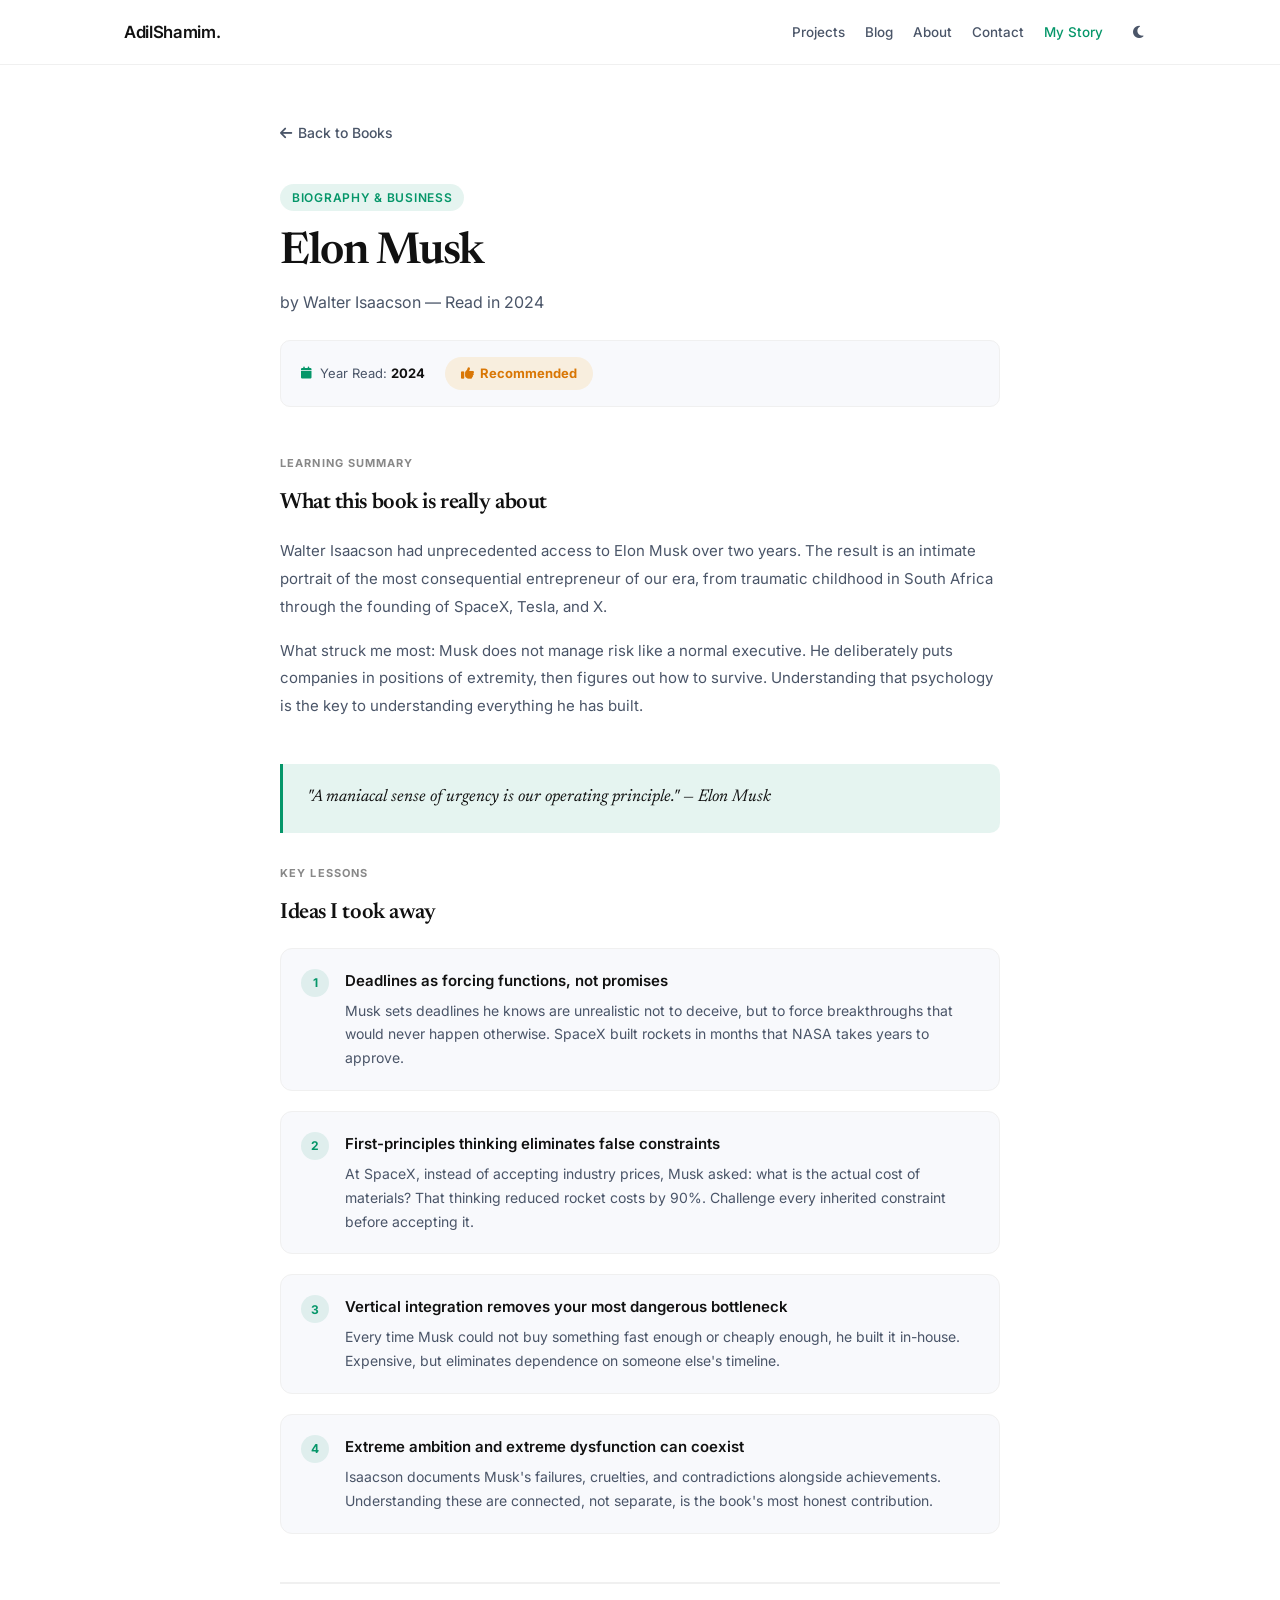
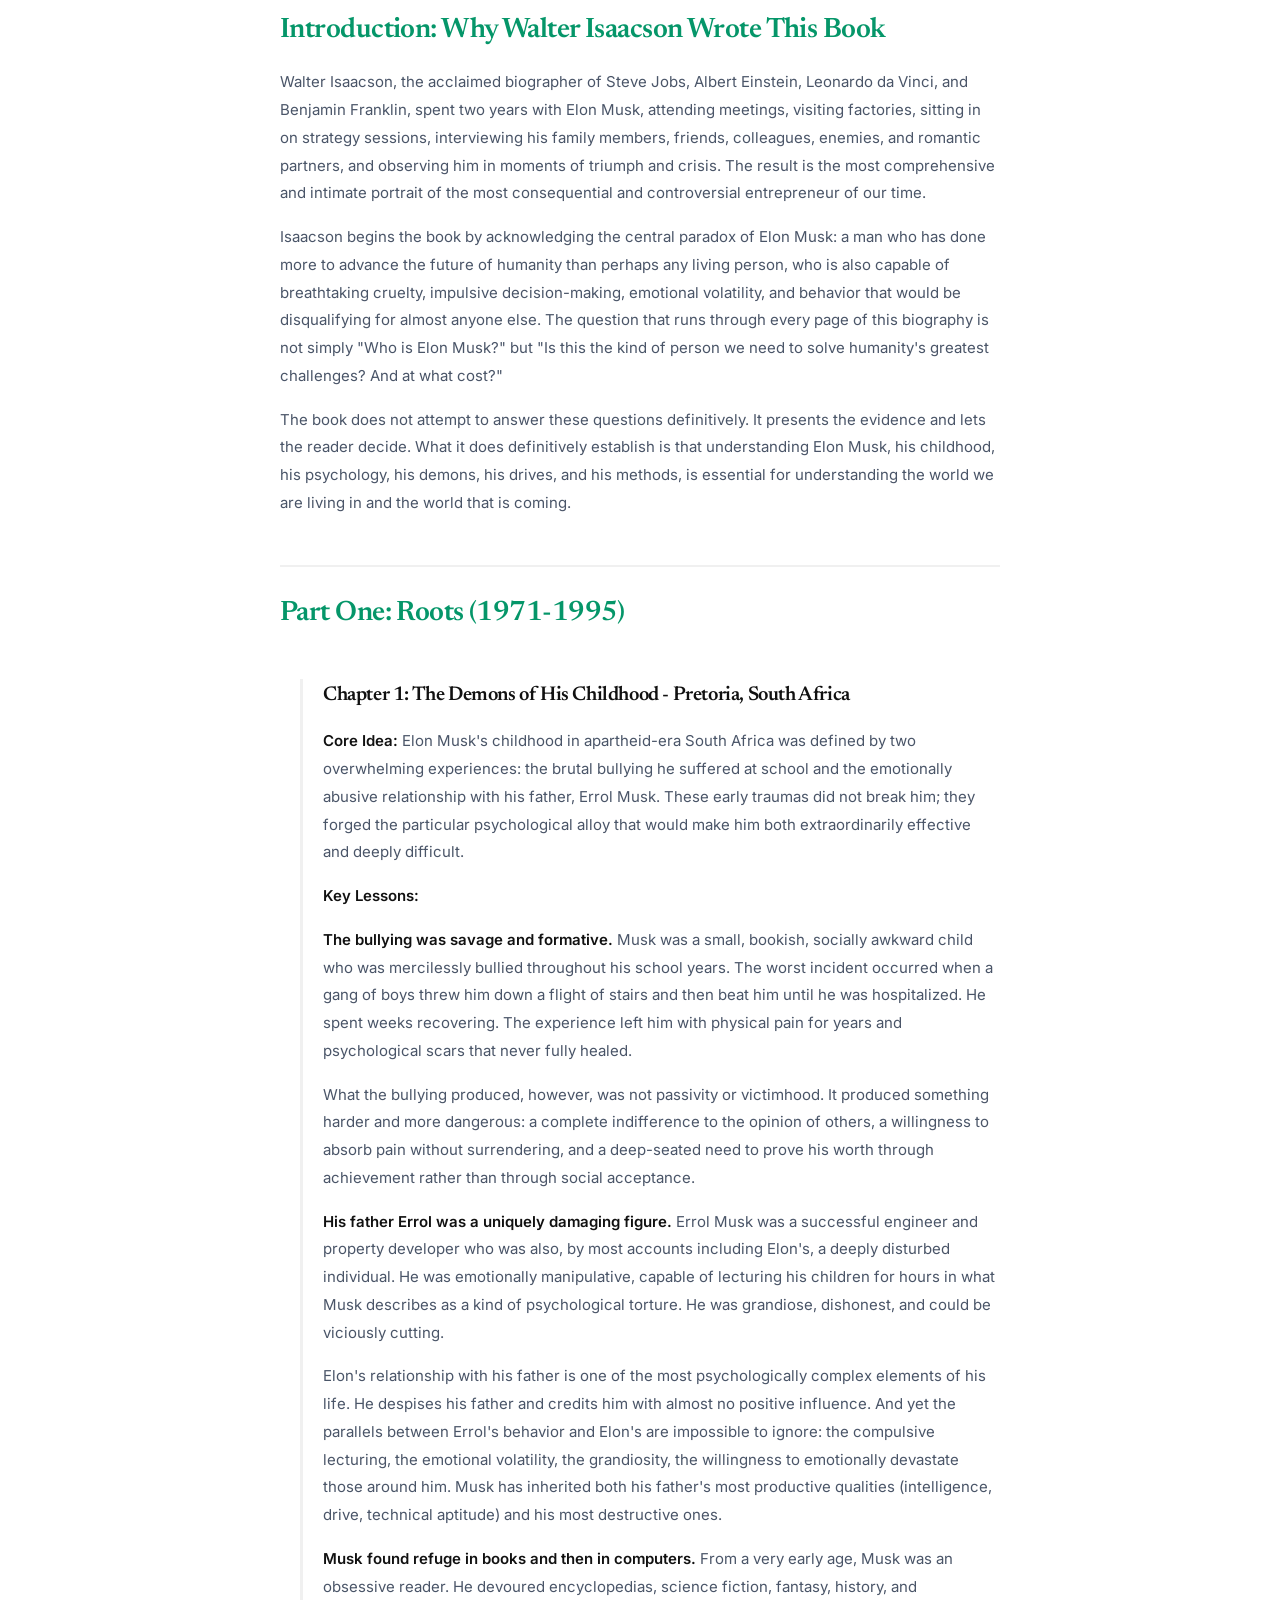
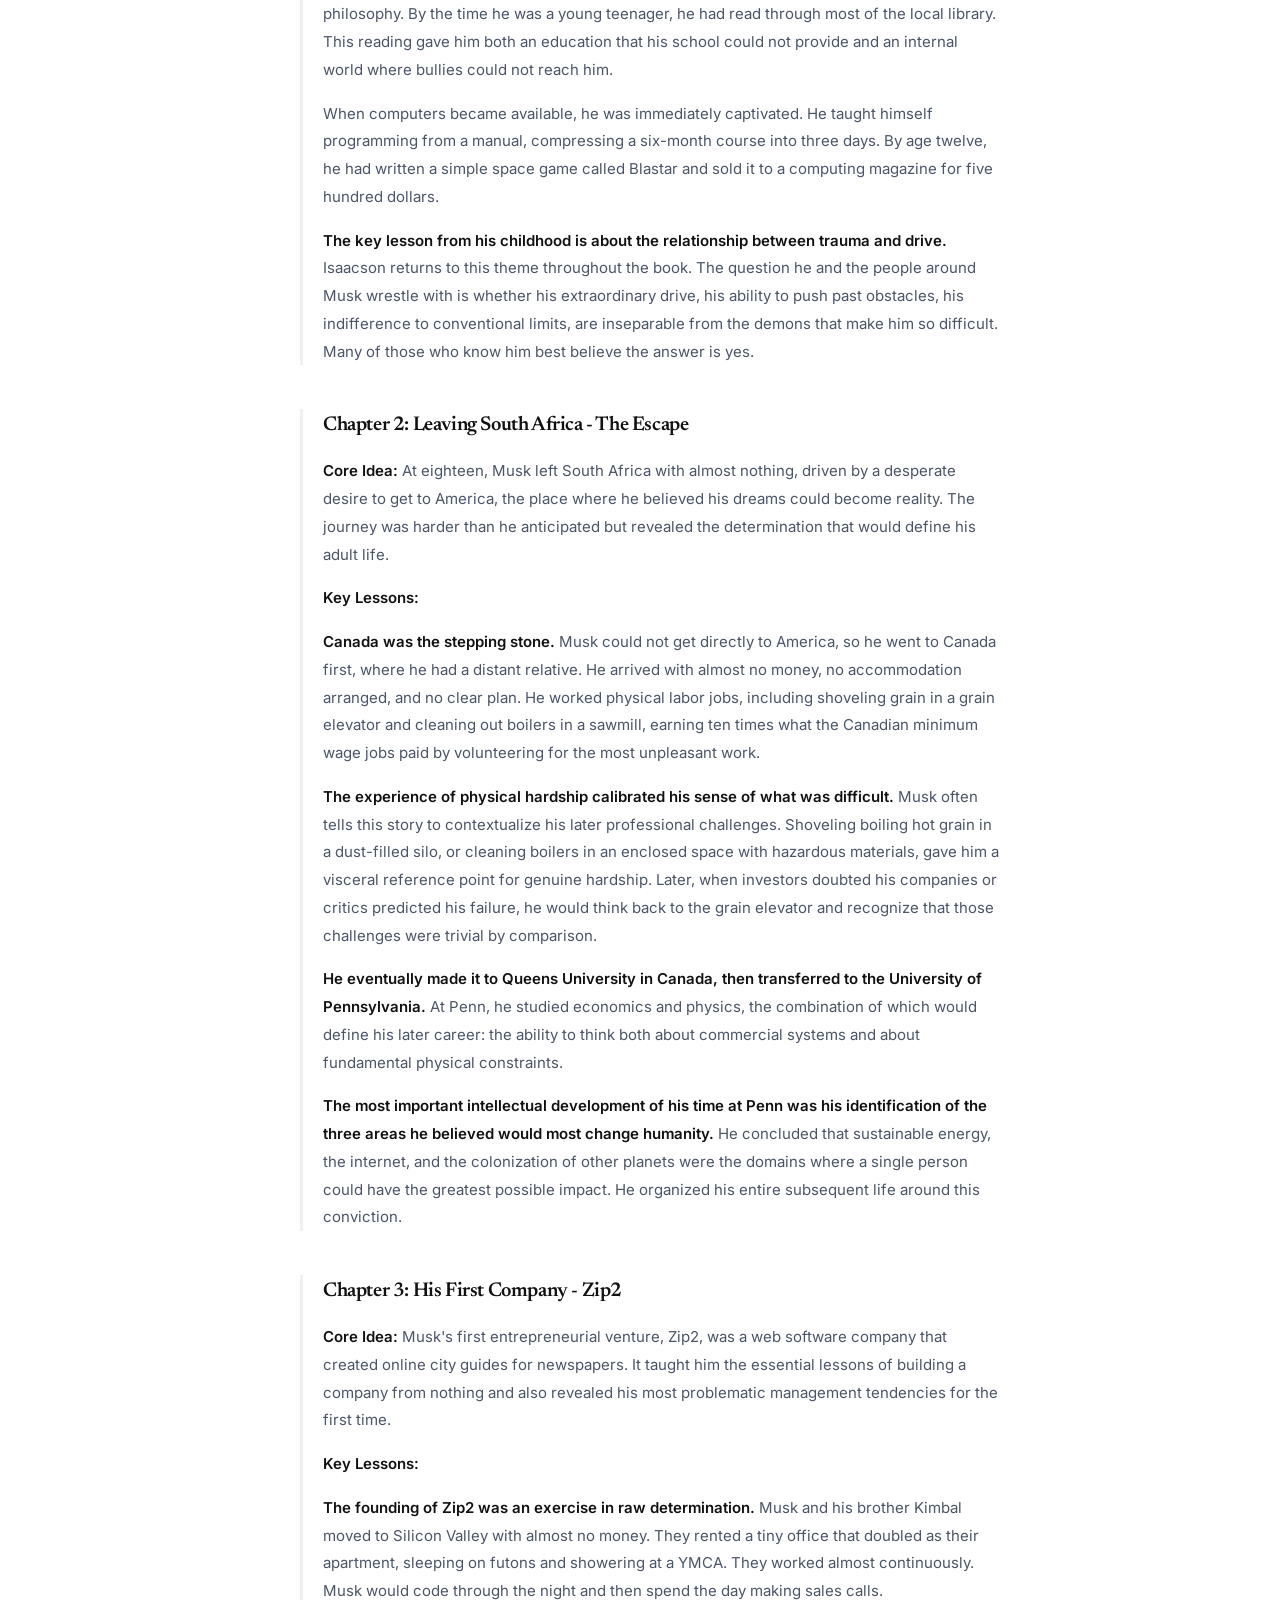
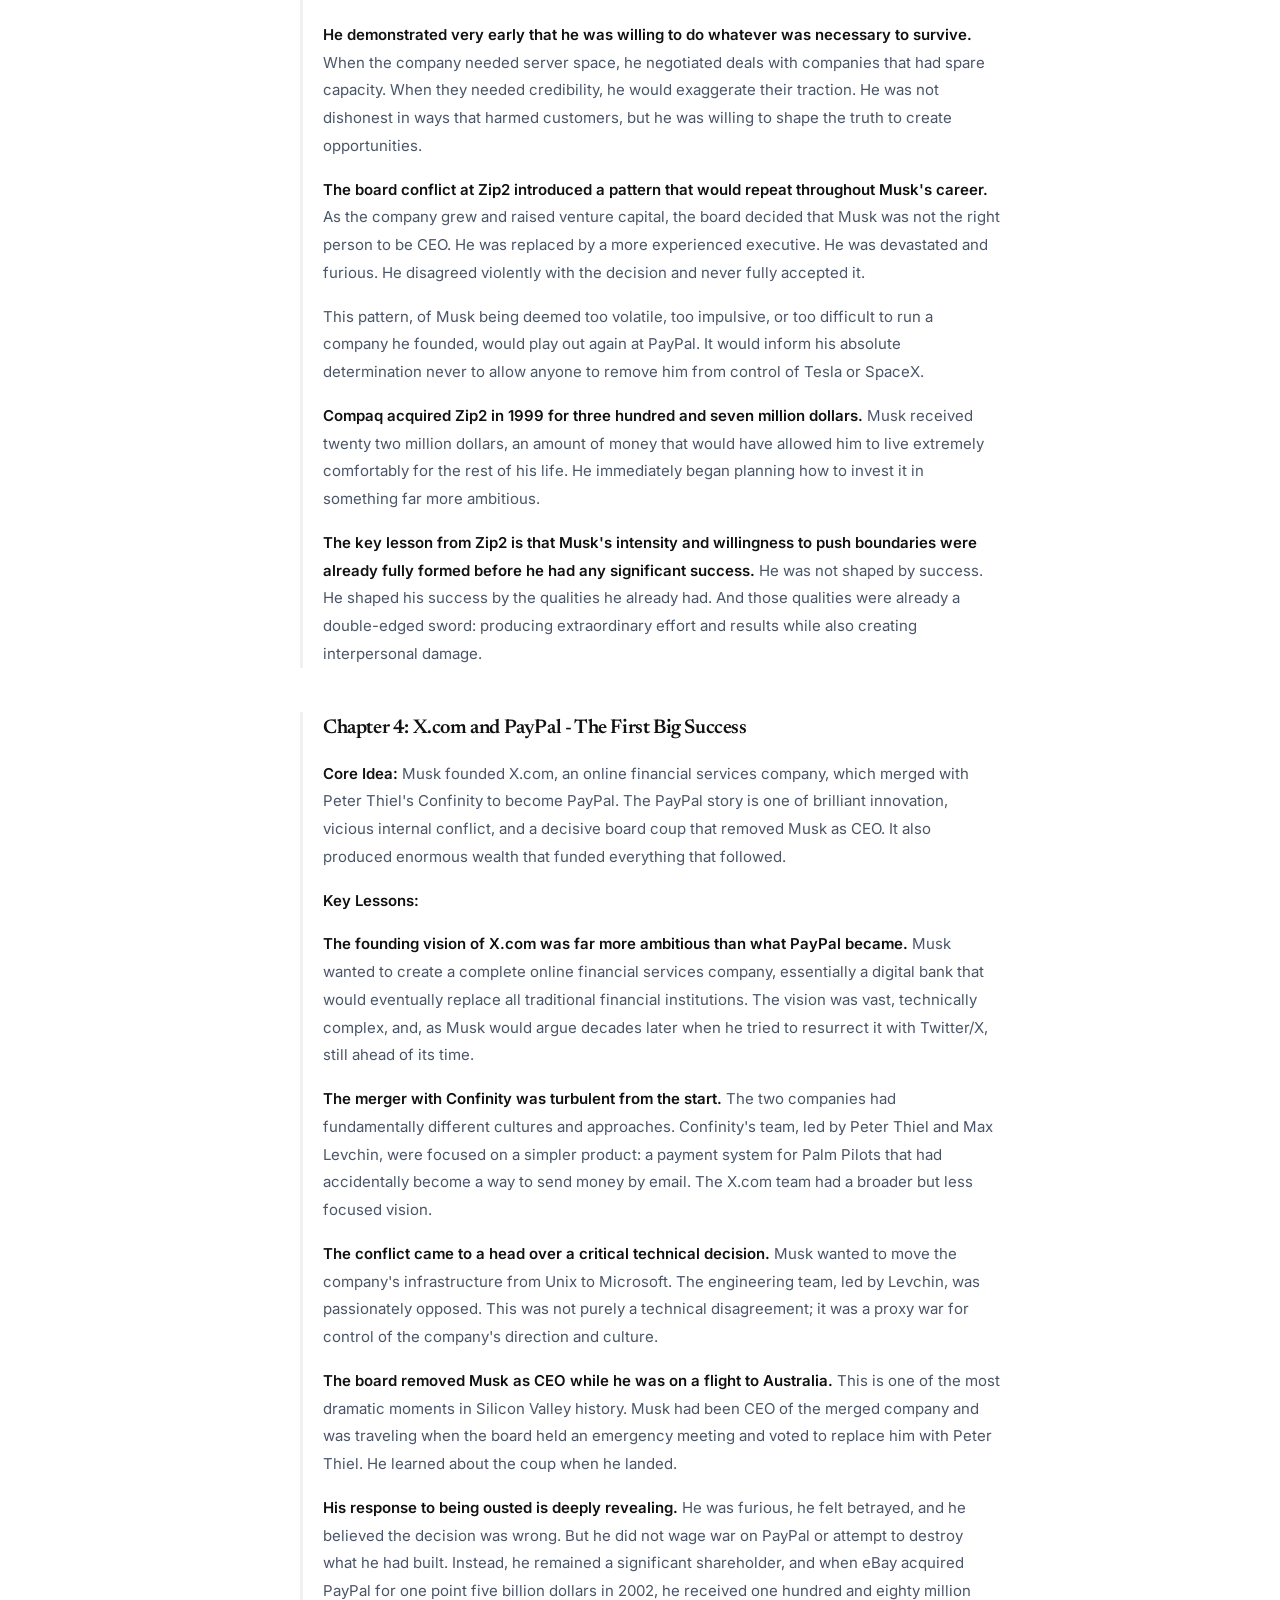
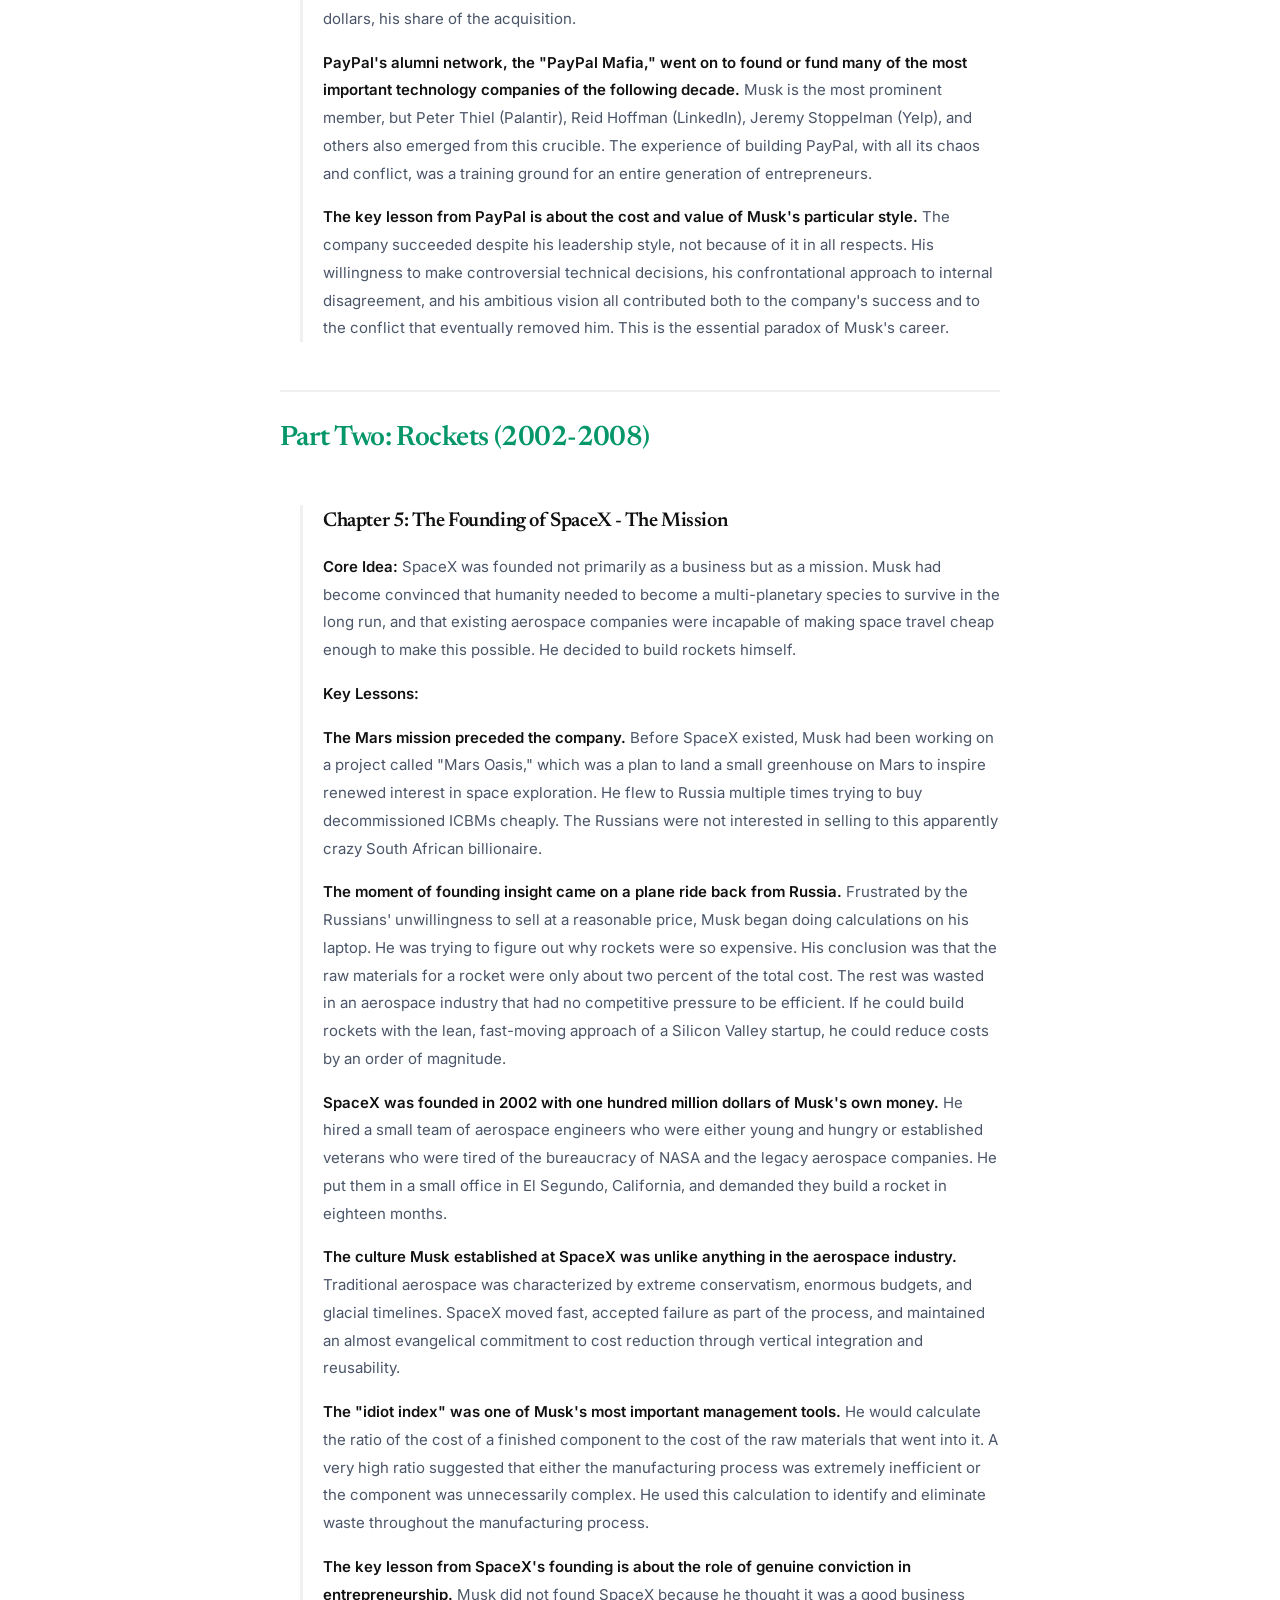
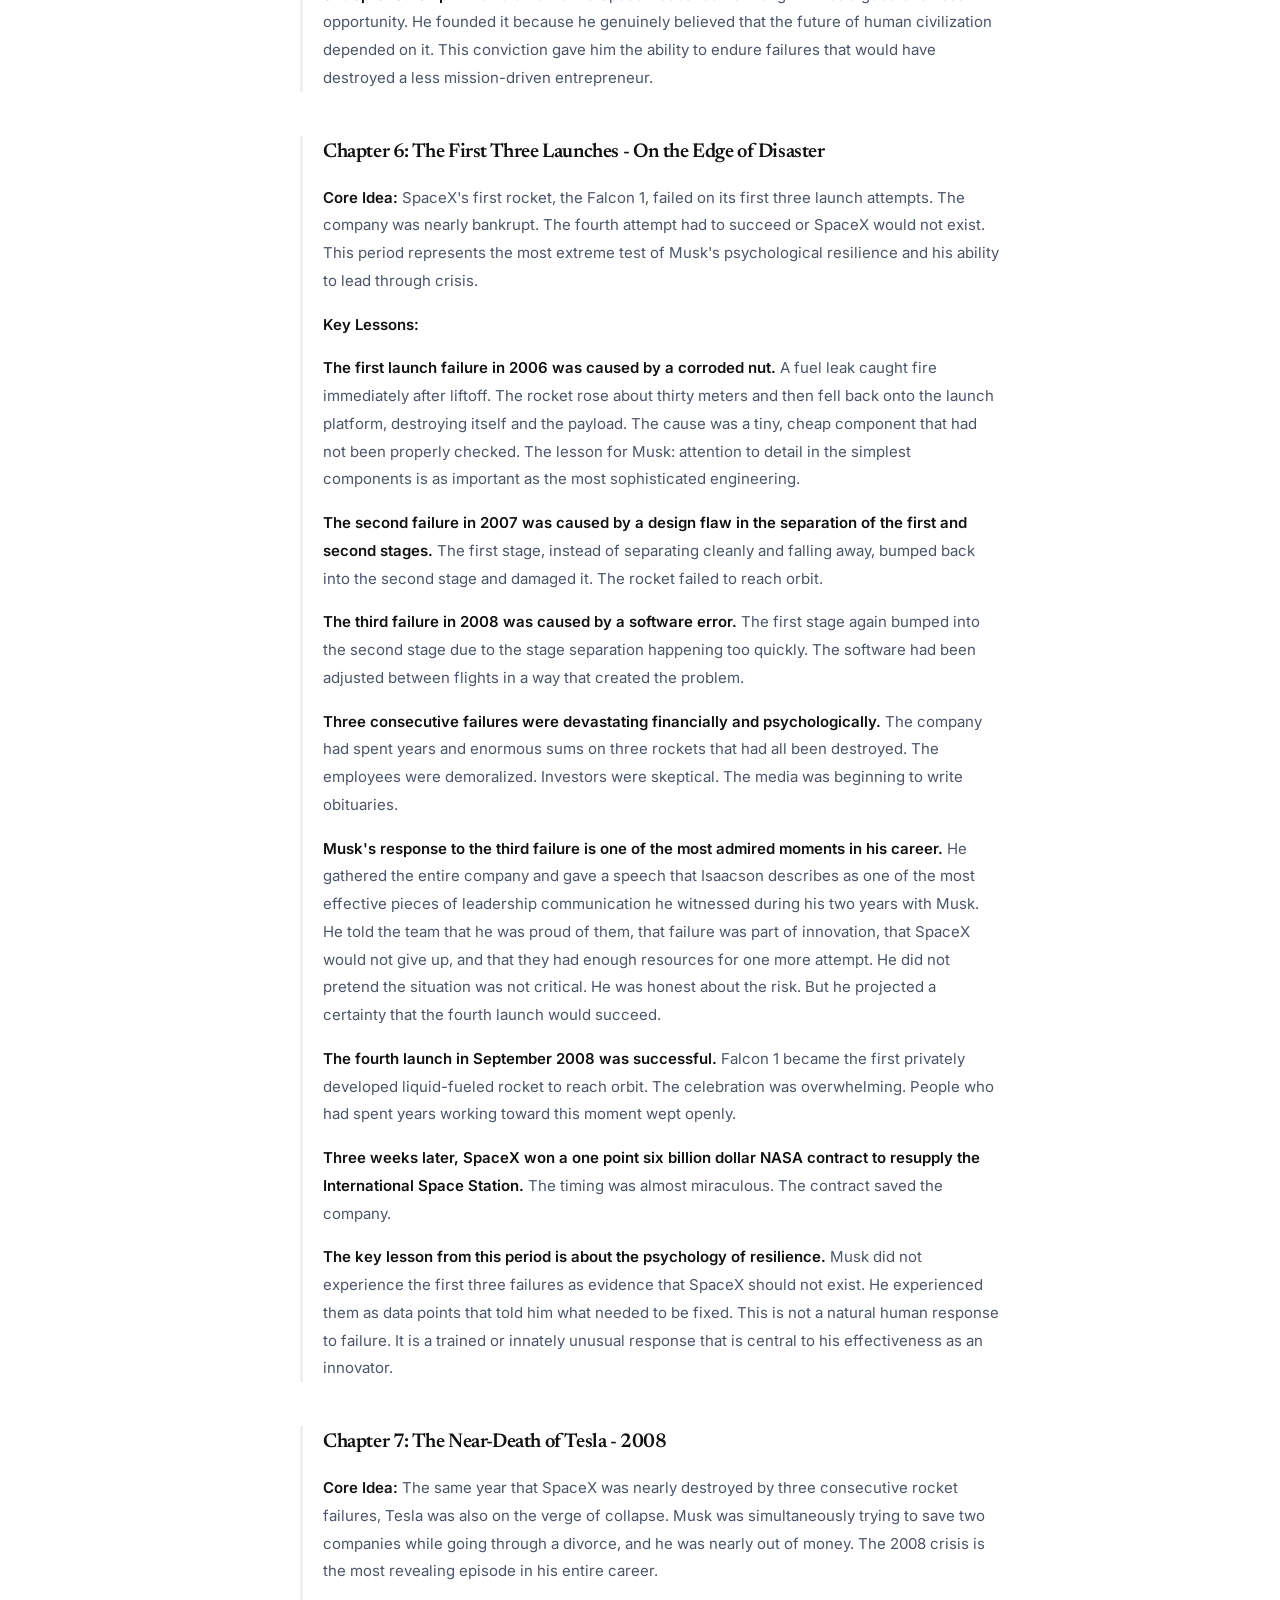
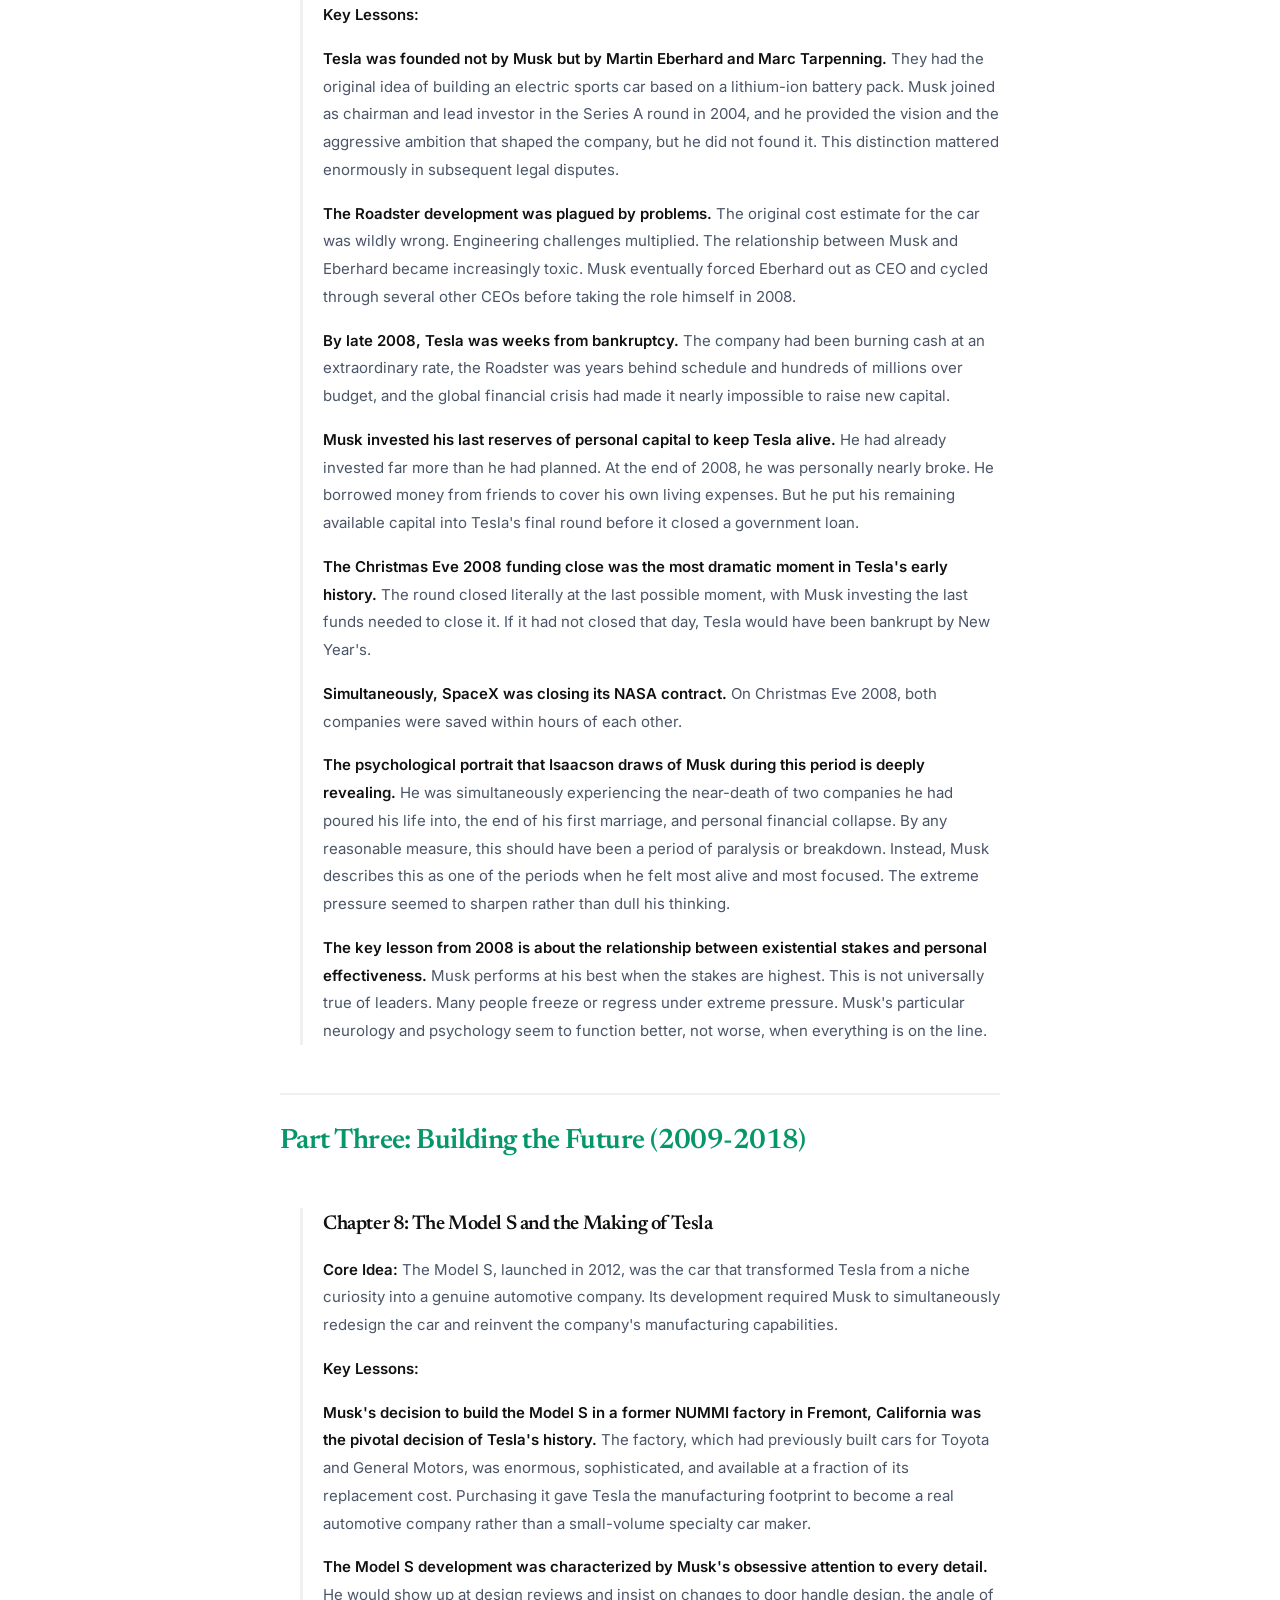
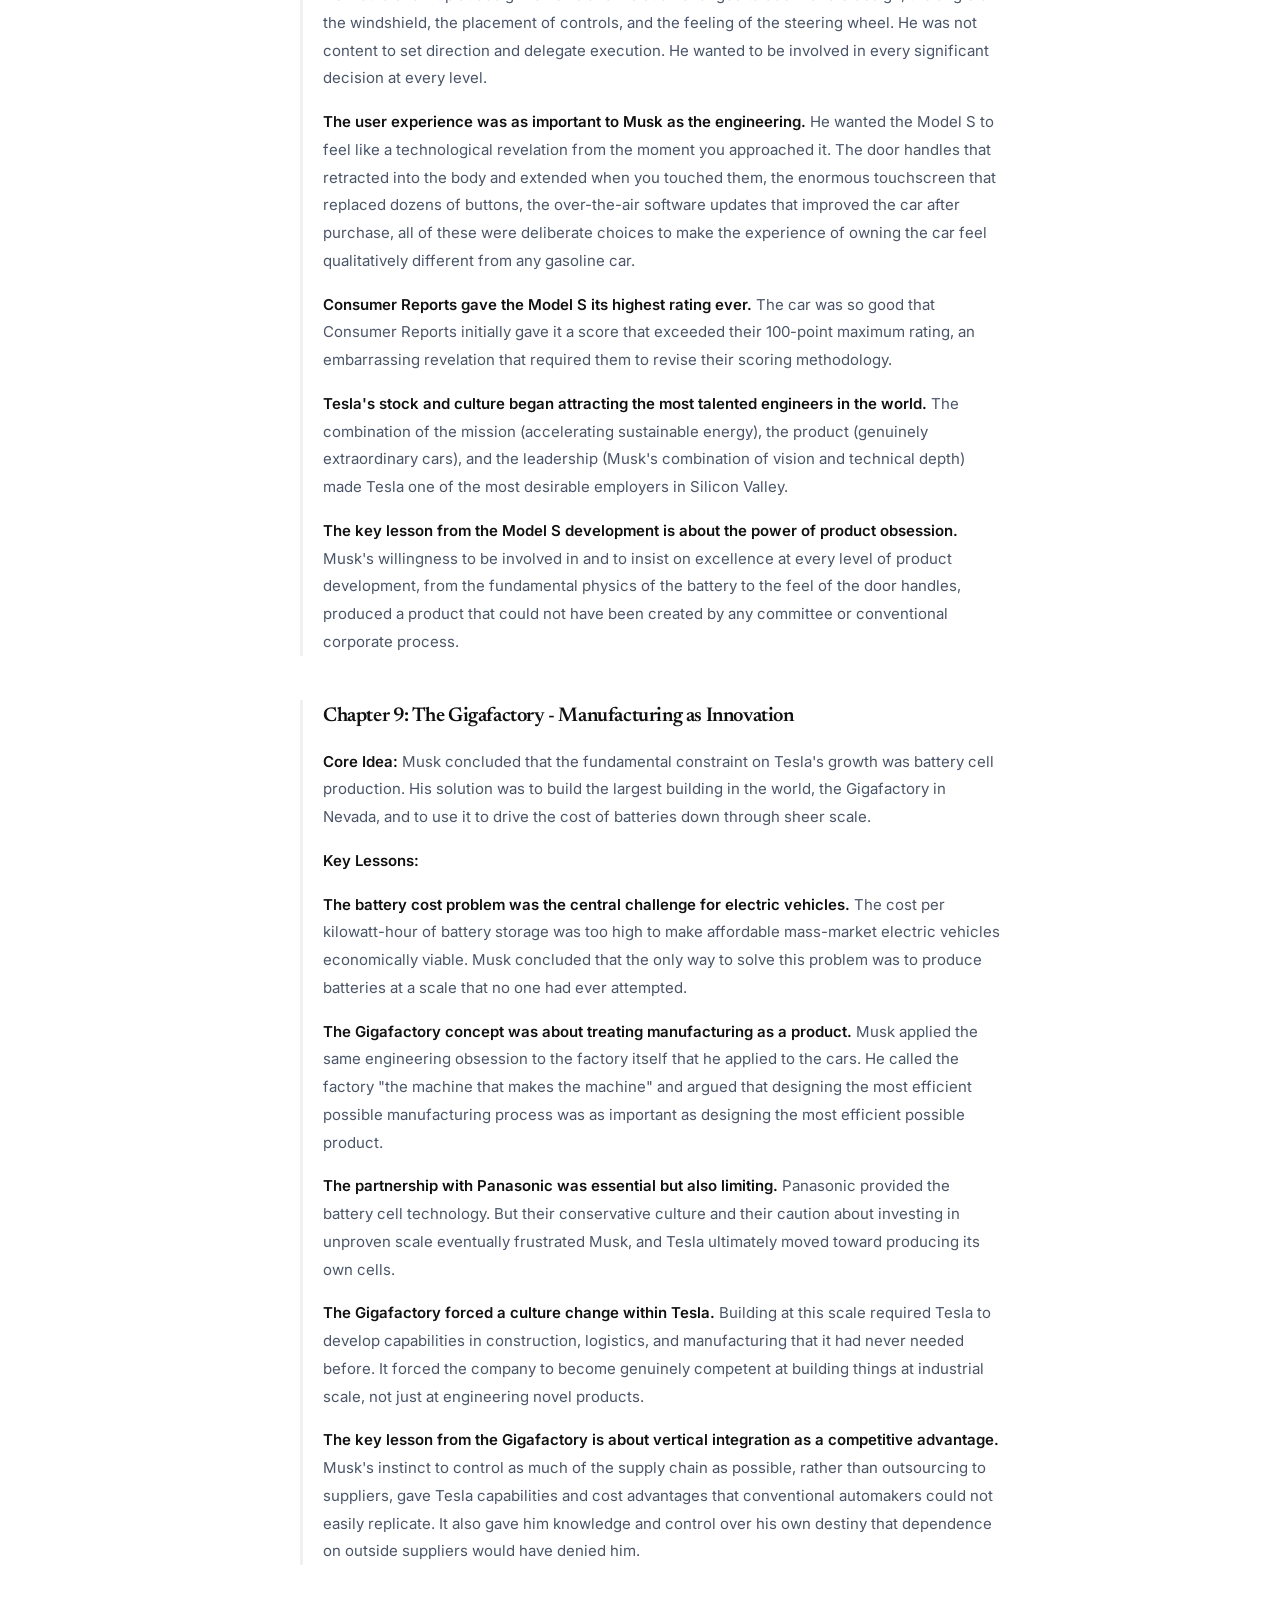
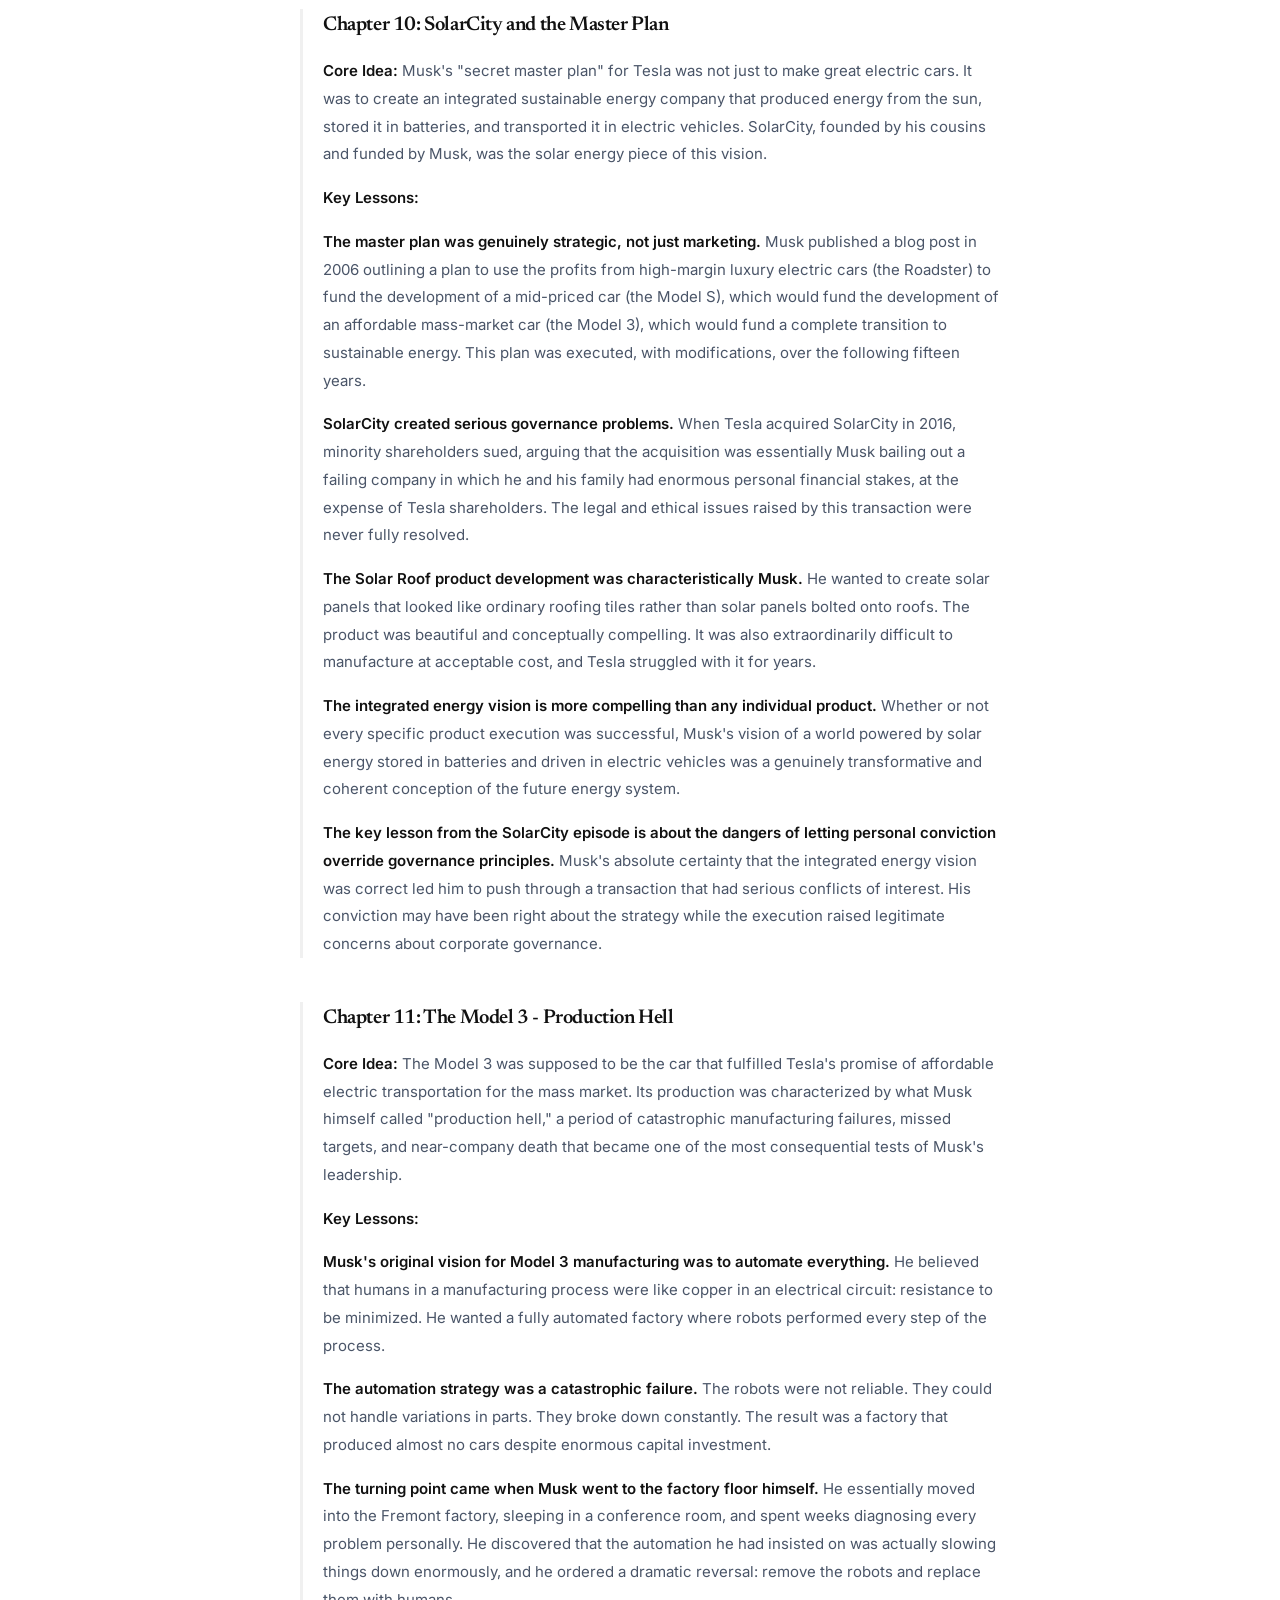
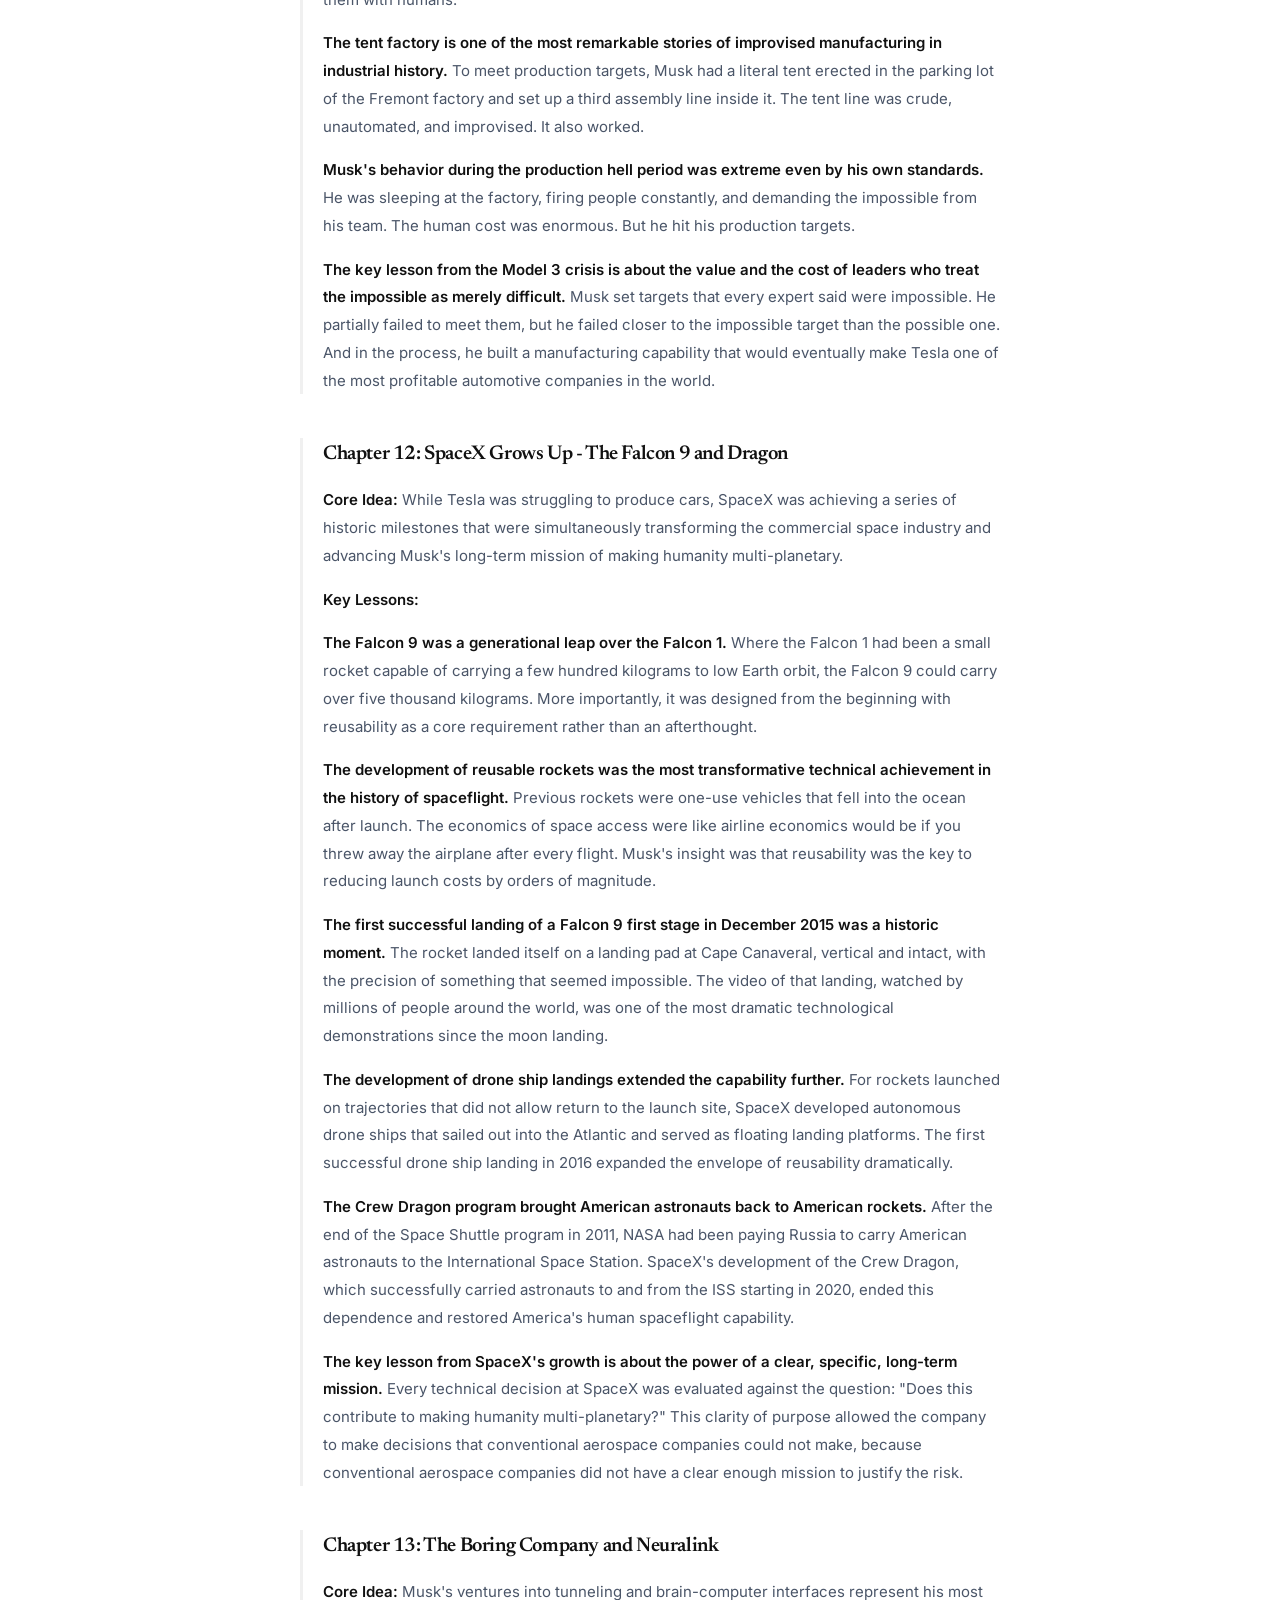
<file: books/elon-musk.html>
<!DOCTYPE html>
<html lang="en">
<head>
<meta charset="UTF-8">
<meta name="viewport" content="width=device-width, initial-scale=1.0">
<title>Elon Musk - Book Notes | Adil Shamim</title>
<meta name="description" content="My notes and honest opinion on Elon Musk by Walter Isaacson.">
<meta name="author" content="Adil Shamim">
<link rel="preconnect" href="https://fonts.googleapis.com">
<link rel="preconnect" href="https://fonts.gstatic.com" crossorigin>
<link href="https://fonts.googleapis.com/css2?family=Inter:wght@300;400;500;600;700;800&amp;family=Newsreader:ital,opsz,wght@0,6..72,400;0,6..72,500;0,6..72,600;1,6..72,400&amp;display=swap" rel="stylesheet">
<link rel="stylesheet" href="https://cdnjs.cloudflare.com/ajax/libs/font-awesome/6.4.0/css/all.min.css">
<link rel="stylesheet" href="../assets/css/styles.css">
<link rel="stylesheet" href="../assets/css/chatbot.css">
<link rel="shortcut icon" href="https://www.adilshamim.me/assets/images/Adil.jpeg" type="image/x-icon">
<style>
.book-page{padding-top:120px;padding-bottom:100px}.book-page-inner{max-width:720px;margin:0 auto}.back-link{display:inline-flex;align-items:center;gap:6px;font-size:.875rem;font-weight:500;color:var(--text-secondary);margin-bottom:40px;transition:color var(--transition),gap var(--transition)}.back-link:hover{color:var(--accent);gap:10px}.book-hero{margin-bottom:48px}.book-genre-tag{display:inline-block;font-size:.75rem;font-weight:600;letter-spacing:.06em;text-transform:uppercase;color:var(--accent);background:var(--accent-light);padding:4px 12px;border-radius:20px;margin-bottom:16px}.book-page-title{font-family:'Newsreader',Georgia,serif;font-size:clamp(1.875rem,4vw,2.75rem);font-weight:600;letter-spacing:-.03em;line-height:1.2;color:var(--text);margin-bottom:10px}.book-page-author{font-size:1rem;color:var(--text-secondary);margin-bottom:24px}.book-meta-row{display:flex;flex-wrap:wrap;gap:20px;align-items:center;padding:16px 20px;background:var(--bg-secondary);border:1px solid var(--border-light);border-radius:10px}.book-meta-item{display:flex;align-items:center;gap:8px;font-size:.8125rem;color:var(--text-secondary)}.book-meta-item i{color:var(--accent);font-size:.75rem}.book-meta-item strong{color:var(--text)}.verdict-badge{display:inline-flex;align-items:center;gap:6px;font-size:.8125rem;font-weight:700;padding:6px 16px;border-radius:20px}.verdict-badge.must-read{background:rgba(34,197,94,.12);color:#16a34a}.verdict-badge.recommended{background:rgba(245,158,11,.12);color:#d97706}.verdict-badge.optional{background:rgba(148,163,184,.12);color:#64748b}[data-theme=dark] .verdict-badge.must-read{background:rgba(34,197,94,.15);color:#4ade80}[data-theme=dark] .verdict-badge.recommended{background:rgba(245,158,11,.15);color:#fbbf24}[data-theme=dark] .verdict-badge.optional{background:rgba(148,163,184,.15);color:#94a3b8}.book-section{margin-bottom:44px}.book-section-label{font-size:.6875rem;font-weight:700;letter-spacing:.1em;text-transform:uppercase;color:var(--text-tertiary);margin-bottom:14px}.book-section-heading{font-family:'Newsreader',Georgia,serif;font-size:1.375rem;font-weight:600;letter-spacing:-.02em;color:var(--text);margin-bottom:16px}.book-prose{font-size:.9375rem;line-height:1.85;color:var(--text-secondary)}.book-prose p{margin-bottom:16px}.book-prose p:last-child{margin-bottom:0}.book-prose strong{color:var(--text);font-weight:600}.lessons-list{display:flex;flex-direction:column;gap:20px}.lesson-item{display:flex;gap:16px;padding:20px;background:var(--bg-secondary);border:1px solid var(--border-light);border-radius:12px;transition:border-color var(--transition),box-shadow var(--transition)}.lesson-item:hover{border-color:var(--accent-light);box-shadow:0 4px 16px rgba(47,143,107,.08)}.lesson-number{flex-shrink:0;width:28px;height:28px;border-radius:50%;background:var(--accent-light);color:var(--accent);font-size:.75rem;font-weight:700;display:flex;align-items:center;justify-content:center}.lesson-content{flex:1}.lesson-title{font-size:.9375rem;font-weight:600;color:var(--text);margin-bottom:6px}.lesson-desc{font-size:.875rem;line-height:1.7;color:var(--text-secondary)}.book-quote{border-left:3px solid var(--accent);padding:20px 20px 20px 24px;background:var(--accent-light);border-radius:0 10px 10px 0;margin:32px 0;font-family:'Newsreader',Georgia,serif;font-style:italic;font-size:1.0625rem;line-height:1.7;color:var(--text)}.verdict-box{border:1px solid var(--border);border-radius:14px;overflow:hidden}.verdict-box-header{padding:16px 20px;background:var(--bg-secondary);border-bottom:1px solid var(--border-light);display:flex;align-items:center;justify-content:space-between;gap:12px}.verdict-box-title{font-size:.875rem;font-weight:600;color:var(--text)}.verdict-box-body{padding:20px}.verdict-box-body p{font-size:.9375rem;line-height:1.8;color:var(--text-secondary);margin-bottom:14px}.verdict-box-body p:last-child{margin-bottom:0}.verdict-box-body strong{color:var(--text)}.read-for-list{display:flex;flex-direction:column;gap:10px;margin-top:16px}.read-for-item{display:flex;align-items:flex-start;gap:10px;font-size:.875rem;line-height:1.6;color:var(--text-secondary)}.read-for-item i{flex-shrink:0;margin-top:2px;font-size:.75rem}.read-for-item.yes i{color:#22c55e}.read-for-item.no i{color:#f87171}.book-divider{border:none;border-top:1px solid var(--border-light);margin:40px 0}.book-nav{display:flex;justify-content:space-between;align-items:center;gap:16px;margin-top:48px;padding-top:32px;border-top:1px solid var(--border-light)}.book-nav-link{display:flex;flex-direction:column;gap:4px;text-decoration:none;padding:14px 18px;border:1px solid var(--border);border-radius:10px;flex:1;max-width:220px;transition:all var(--transition)}.book-nav-link:hover{border-color:var(--accent);background:var(--accent-light)}.book-nav-label{font-size:.75rem;color:var(--text-tertiary);font-weight:500}.book-nav-title{font-size:.875rem;font-weight:600;color:var(--text)}.book-nav-link.next{text-align:right;margin-left:auto}@media(max-width:640px){.book-meta-row{gap:12px}.book-nav{flex-direction:column}.book-nav-link{max-width:100%;width:100%}.book-nav-link.next{text-align:left}}
</style>
</head>
<body>
<a href="#main-content" class="skip-link">Skip to main content</a>
<nav class="navbar" aria-label="Main navigation">
<div class="nav-container">
<a href="../index.html" class="nav-logo">AdilShamim.</a>
<div class="nav-right">
<ul class="nav-menu" id="primary-menu" aria-label="Primary"><li><a href='../index.html#projects' class='nav-link'>Projects</a></li><li><a href='../index.html#blog' class='nav-link'>Blog</a></li><li><a href='../index.html#about' class='nav-link'>About</a></li><li><a href='../index.html#contact' class='nav-link'>Contact</a></li><li><a href='../My_Story.html' class='nav-link active'>My Story</a></li></ul>
<button id="theme-toggle" class="theme-btn" aria-label="Switch to dark mode" aria-pressed="false"><i class="fas fa-moon"></i></button>
<button class="menu-toggle" id="mobile-menu" aria-label="Toggle navigation menu" aria-controls="primary-menu" aria-expanded="false"><span class="bar"></span><span class="bar"></span><span class="bar"></span></button>
</div></div></nav>
<main id="main-content">
<section class="section book-page"><div class="container"><div class="book-page-inner">
<a href="../My_Story.html#books" class="back-link"><i class="fas fa-arrow-left"></i> Back to Books</a>
<header class="book-hero">
<span class="book-genre-tag">Biography &amp; Business</span>
<h1 class="book-page-title">Elon Musk</h1>
<p class="book-page-author">by Walter Isaacson &mdash; Read in 2024</p>
<div class="book-meta-row">
<div class="book-meta-item"><i class="fas fa-calendar"></i><span>Year Read: <strong>2024</strong></span></div>
<div class="verdict-badge recommended" role="status"><i class="fas fa-thumbs-up"></i> Recommended</div>
</div></header>
<div class="book-section">
<p class="book-section-label">Learning Summary</p>
<h2 class="book-section-heading">What this book is really about</h2>
<div class="book-prose"><p>Walter Isaacson had unprecedented access to Elon Musk over two years. The result is an intimate portrait of the most consequential entrepreneur of our era, from traumatic childhood in South Africa through the founding of SpaceX, Tesla, and X.</p><p>What struck me most: Musk does not manage risk like a normal executive. He deliberately puts companies in positions of extremity, then figures out how to survive. Understanding that psychology is the key to understanding everything he has built.</p></div>
</div>
<blockquote class="book-quote">"A maniacal sense of urgency is our operating principle." &mdash; Elon Musk</blockquote>
<div class="book-section">
<p class="book-section-label">Key Lessons</p>
<h2 class="book-section-heading">Ideas I took away</h2>
<div class="lessons-list"><div class='lesson-item reveal'><div class='lesson-number'>1</div><div class='lesson-content'><div class='lesson-title'>Deadlines as forcing functions, not promises</div><div class='lesson-desc'>Musk sets deadlines he knows are unrealistic not to deceive, but to force breakthroughs that would never happen otherwise. SpaceX built rockets in months that NASA takes years to approve.</div></div></div><div class='lesson-item reveal'><div class='lesson-number'>2</div><div class='lesson-content'><div class='lesson-title'>First-principles thinking eliminates false constraints</div><div class='lesson-desc'>At SpaceX, instead of accepting industry prices, Musk asked: what is the actual cost of materials? That thinking reduced rocket costs by 90%. Challenge every inherited constraint before accepting it.</div></div></div><div class='lesson-item reveal'><div class='lesson-number'>3</div><div class='lesson-content'><div class='lesson-title'>Vertical integration removes your most dangerous bottleneck</div><div class='lesson-desc'>Every time Musk could not buy something fast enough or cheaply enough, he built it in-house. Expensive, but eliminates dependence on someone else's timeline.</div></div></div><div class='lesson-item reveal'><div class='lesson-number'>4</div><div class='lesson-content'><div class='lesson-title'>Extreme ambition and extreme dysfunction can coexist</div><div class='lesson-desc'>Isaacson documents Musk's failures, cruelties, and contradictions alongside achievements. Understanding these are connected, not separate, is the book's most honest contribution.</div></div></div></div>
</div>
                <!-- ── INTRODUCTION: WHY WALTER ISAACSON WROTE THIS BOOK ── -->
                <div class="book-section" style="margin-top: 48px; padding-top: 24px; border-top: 2px solid var(--border-light);">
                    <h2 class="book-section-heading" style="font-size: 1.75rem; color: var(--accent);">Introduction: Why Walter Isaacson Wrote This Book</h2>
                    <div class="book-prose">
                        <p>Walter Isaacson, the acclaimed biographer of Steve Jobs, Albert Einstein, Leonardo da Vinci, and Benjamin Franklin, spent two years with Elon Musk, attending meetings, visiting factories, sitting in on strategy sessions, interviewing his family members, friends, colleagues, enemies, and romantic partners, and observing him in moments of triumph and crisis. The result is the most comprehensive and intimate portrait of the most consequential and controversial entrepreneur of our time.</p>
                        <p>Isaacson begins the book by acknowledging the central paradox of Elon Musk: a man who has done more to advance the future of humanity than perhaps any living person, who is also capable of breathtaking cruelty, impulsive decision-making, emotional volatility, and behavior that would be disqualifying for almost anyone else. The question that runs through every page of this biography is not simply "Who is Elon Musk?" but "Is this the kind of person we need to solve humanity's greatest challenges? And at what cost?"</p>
                        <p>The book does not attempt to answer these questions definitively. It presents the evidence and lets the reader decide. What it does definitively establish is that understanding Elon Musk, his childhood, his psychology, his demons, his drives, and his methods, is essential for understanding the world we are living in and the world that is coming.</p>
                    </div>
                </div>
                <!-- ── PART ONE: ROOTS (1971-1995) ── -->
                <div class="book-section" style="margin-top: 48px; padding-top: 24px; border-top: 2px solid var(--border-light);">
                    <h2 class="book-section-heading" style="font-size: 1.75rem; color: var(--accent);">Part One: Roots (1971-1995)</h2>
                    <div class="book-prose">
                    </div>
                </div>
                <!-- ── CHAPTER 1: THE DEMONS OF HIS CHILDHOOD - PRETORIA, SOUTH AFRICA ── -->
                <div class="book-section" style="margin-left: 20px; border-left: 3px solid var(--border-light); padding-left: 20px;">
                    <h3 class="book-section-heading" style="font-size: 1.25rem;">Chapter 1: The Demons of His Childhood - Pretoria, South Africa</h3>
                    <div class="book-prose">
                        <p><strong>Core Idea:</strong> Elon Musk's childhood in apartheid-era South Africa was defined by two overwhelming experiences: the brutal bullying he suffered at school and the emotionally abusive relationship with his father, Errol Musk. These early traumas did not break him; they forged the particular psychological alloy that would make him both extraordinarily effective and deeply difficult.</p>
                        <p><strong>Key Lessons:</strong></p>
                        <p><strong>The bullying was savage and formative.</strong> Musk was a small, bookish, socially awkward child who was mercilessly bullied throughout his school years. The worst incident occurred when a gang of boys threw him down a flight of stairs and then beat him until he was hospitalized. He spent weeks recovering. The experience left him with physical pain for years and psychological scars that never fully healed.</p>
                        <p>What the bullying produced, however, was not passivity or victimhood. It produced something harder and more dangerous: a complete indifference to the opinion of others, a willingness to absorb pain without surrendering, and a deep-seated need to prove his worth through achievement rather than through social acceptance.</p>
                        <p><strong>His father Errol was a uniquely damaging figure.</strong> Errol Musk was a successful engineer and property developer who was also, by most accounts including Elon's, a deeply disturbed individual. He was emotionally manipulative, capable of lecturing his children for hours in what Musk describes as a kind of psychological torture. He was grandiose, dishonest, and could be viciously cutting.</p>
                        <p>Elon's relationship with his father is one of the most psychologically complex elements of his life. He despises his father and credits him with almost no positive influence. And yet the parallels between Errol's behavior and Elon's are impossible to ignore: the compulsive lecturing, the emotional volatility, the grandiosity, the willingness to emotionally devastate those around him. Musk has inherited both his father's most productive qualities (intelligence, drive, technical aptitude) and his most destructive ones.</p>
                        <p><strong>Musk found refuge in books and then in computers.</strong> From a very early age, Musk was an obsessive reader. He devoured encyclopedias, science fiction, fantasy, history, and philosophy. By the time he was a young teenager, he had read through most of the local library. This reading gave him both an education that his school could not provide and an internal world where bullies could not reach him.</p>
                        <p>When computers became available, he was immediately captivated. He taught himself programming from a manual, compressing a six-month course into three days. By age twelve, he had written a simple space game called Blastar and sold it to a computing magazine for five hundred dollars.</p>
                        <p><strong>The key lesson from his childhood is about the relationship between trauma and drive.</strong> Isaacson returns to this theme throughout the book. The question he and the people around Musk wrestle with is whether his extraordinary drive, his ability to push past obstacles, his indifference to conventional limits, are inseparable from the demons that make him so difficult. Many of those who know him best believe the answer is yes.</p>
                    </div>
                </div>
                <!-- ── CHAPTER 2: LEAVING SOUTH AFRICA - THE ESCAPE ── -->
                <div class="book-section" style="margin-left: 20px; border-left: 3px solid var(--border-light); padding-left: 20px;">
                    <h3 class="book-section-heading" style="font-size: 1.25rem;">Chapter 2: Leaving South Africa - The Escape</h3>
                    <div class="book-prose">
                        <p><strong>Core Idea:</strong> At eighteen, Musk left South Africa with almost nothing, driven by a desperate desire to get to America, the place where he believed his dreams could become reality. The journey was harder than he anticipated but revealed the determination that would define his adult life.</p>
                        <p><strong>Key Lessons:</strong></p>
                        <p><strong>Canada was the stepping stone.</strong> Musk could not get directly to America, so he went to Canada first, where he had a distant relative. He arrived with almost no money, no accommodation arranged, and no clear plan. He worked physical labor jobs, including shoveling grain in a grain elevator and cleaning out boilers in a sawmill, earning ten times what the Canadian minimum wage jobs paid by volunteering for the most unpleasant work.</p>
                        <p><strong>The experience of physical hardship calibrated his sense of what was difficult.</strong> Musk often tells this story to contextualize his later professional challenges. Shoveling boiling hot grain in a dust-filled silo, or cleaning boilers in an enclosed space with hazardous materials, gave him a visceral reference point for genuine hardship. Later, when investors doubted his companies or critics predicted his failure, he would think back to the grain elevator and recognize that those challenges were trivial by comparison.</p>
                        <p><strong>He eventually made it to Queens University in Canada, then transferred to the University of Pennsylvania.</strong> At Penn, he studied economics and physics, the combination of which would define his later career: the ability to think both about commercial systems and about fundamental physical constraints.</p>
                        <p><strong>The most important intellectual development of his time at Penn was his identification of the three areas he believed would most change humanity.</strong> He concluded that sustainable energy, the internet, and the colonization of other planets were the domains where a single person could have the greatest possible impact. He organized his entire subsequent life around this conviction.</p>
                    </div>
                </div>
                <!-- ── CHAPTER 3: HIS FIRST COMPANY - ZIP2 ── -->
                <div class="book-section" style="margin-left: 20px; border-left: 3px solid var(--border-light); padding-left: 20px;">
                    <h3 class="book-section-heading" style="font-size: 1.25rem;">Chapter 3: His First Company - Zip2</h3>
                    <div class="book-prose">
                        <p><strong>Core Idea:</strong> Musk's first entrepreneurial venture, Zip2, was a web software company that created online city guides for newspapers. It taught him the essential lessons of building a company from nothing and also revealed his most problematic management tendencies for the first time.</p>
                        <p><strong>Key Lessons:</strong></p>
                        <p><strong>The founding of Zip2 was an exercise in raw determination.</strong> Musk and his brother Kimbal moved to Silicon Valley with almost no money. They rented a tiny office that doubled as their apartment, sleeping on futons and showering at a YMCA. They worked almost continuously. Musk would code through the night and then spend the day making sales calls.</p>
                        <p><strong>He demonstrated very early that he was willing to do whatever was necessary to survive.</strong> When the company needed server space, he negotiated deals with companies that had spare capacity. When they needed credibility, he would exaggerate their traction. He was not dishonest in ways that harmed customers, but he was willing to shape the truth to create opportunities.</p>
                        <p><strong>The board conflict at Zip2 introduced a pattern that would repeat throughout Musk's career.</strong> As the company grew and raised venture capital, the board decided that Musk was not the right person to be CEO. He was replaced by a more experienced executive. He was devastated and furious. He disagreed violently with the decision and never fully accepted it.</p>
                        <p>This pattern, of Musk being deemed too volatile, too impulsive, or too difficult to run a company he founded, would play out again at PayPal. It would inform his absolute determination never to allow anyone to remove him from control of Tesla or SpaceX.</p>
                        <p><strong>Compaq acquired Zip2 in 1999 for three hundred and seven million dollars.</strong> Musk received twenty two million dollars, an amount of money that would have allowed him to live extremely comfortably for the rest of his life. He immediately began planning how to invest it in something far more ambitious.</p>
                        <p><strong>The key lesson from Zip2 is that Musk's intensity and willingness to push boundaries were already fully formed before he had any significant success.</strong> He was not shaped by success. He shaped his success by the qualities he already had. And those qualities were already a double-edged sword: producing extraordinary effort and results while also creating interpersonal damage.</p>
                    </div>
                </div>
                <!-- ── CHAPTER 4: X.COM AND PAYPAL - THE FIRST BIG SUCCESS ── -->
                <div class="book-section" style="margin-left: 20px; border-left: 3px solid var(--border-light); padding-left: 20px;">
                    <h3 class="book-section-heading" style="font-size: 1.25rem;">Chapter 4: X.com and PayPal - The First Big Success</h3>
                    <div class="book-prose">
                        <p><strong>Core Idea:</strong> Musk founded X.com, an online financial services company, which merged with Peter Thiel's Confinity to become PayPal. The PayPal story is one of brilliant innovation, vicious internal conflict, and a decisive board coup that removed Musk as CEO. It also produced enormous wealth that funded everything that followed.</p>
                        <p><strong>Key Lessons:</strong></p>
                        <p><strong>The founding vision of X.com was far more ambitious than what PayPal became.</strong> Musk wanted to create a complete online financial services company, essentially a digital bank that would eventually replace all traditional financial institutions. The vision was vast, technically complex, and, as Musk would argue decades later when he tried to resurrect it with Twitter/X, still ahead of its time.</p>
                        <p><strong>The merger with Confinity was turbulent from the start.</strong> The two companies had fundamentally different cultures and approaches. Confinity's team, led by Peter Thiel and Max Levchin, were focused on a simpler product: a payment system for Palm Pilots that had accidentally become a way to send money by email. The X.com team had a broader but less focused vision.</p>
                        <p><strong>The conflict came to a head over a critical technical decision.</strong> Musk wanted to move the company's infrastructure from Unix to Microsoft. The engineering team, led by Levchin, was passionately opposed. This was not purely a technical disagreement; it was a proxy war for control of the company's direction and culture.</p>
                        <p><strong>The board removed Musk as CEO while he was on a flight to Australia.</strong> This is one of the most dramatic moments in Silicon Valley history. Musk had been CEO of the merged company and was traveling when the board held an emergency meeting and voted to replace him with Peter Thiel. He learned about the coup when he landed.</p>
                        <p><strong>His response to being ousted is deeply revealing.</strong> He was furious, he felt betrayed, and he believed the decision was wrong. But he did not wage war on PayPal or attempt to destroy what he had built. Instead, he remained a significant shareholder, and when eBay acquired PayPal for one point five billion dollars in 2002, he received one hundred and eighty million dollars, his share of the acquisition.</p>
                        <p><strong>PayPal's alumni network, the "PayPal Mafia," went on to found or fund many of the most important technology companies of the following decade.</strong> Musk is the most prominent member, but Peter Thiel (Palantir), Reid Hoffman (LinkedIn), Jeremy Stoppelman (Yelp), and others also emerged from this crucible. The experience of building PayPal, with all its chaos and conflict, was a training ground for an entire generation of entrepreneurs.</p>
                        <p><strong>The key lesson from PayPal is about the cost and value of Musk's particular style.</strong> The company succeeded despite his leadership style, not because of it in all respects. His willingness to make controversial technical decisions, his confrontational approach to internal disagreement, and his ambitious vision all contributed both to the company's success and to the conflict that eventually removed him. This is the essential paradox of Musk's career.</p>
                    </div>
                </div>
                <!-- ── PART TWO: ROCKETS (2002-2008) ── -->
                <div class="book-section" style="margin-top: 48px; padding-top: 24px; border-top: 2px solid var(--border-light);">
                    <h2 class="book-section-heading" style="font-size: 1.75rem; color: var(--accent);">Part Two: Rockets (2002-2008)</h2>
                    <div class="book-prose">
                    </div>
                </div>
                <!-- ── CHAPTER 5: THE FOUNDING OF SPACEX - THE MISSION ── -->
                <div class="book-section" style="margin-left: 20px; border-left: 3px solid var(--border-light); padding-left: 20px;">
                    <h3 class="book-section-heading" style="font-size: 1.25rem;">Chapter 5: The Founding of SpaceX - The Mission</h3>
                    <div class="book-prose">
                        <p><strong>Core Idea:</strong> SpaceX was founded not primarily as a business but as a mission. Musk had become convinced that humanity needed to become a multi-planetary species to survive in the long run, and that existing aerospace companies were incapable of making space travel cheap enough to make this possible. He decided to build rockets himself.</p>
                        <p><strong>Key Lessons:</strong></p>
                        <p><strong>The Mars mission preceded the company.</strong> Before SpaceX existed, Musk had been working on a project called "Mars Oasis," which was a plan to land a small greenhouse on Mars to inspire renewed interest in space exploration. He flew to Russia multiple times trying to buy decommissioned ICBMs cheaply. The Russians were not interested in selling to this apparently crazy South African billionaire.</p>
                        <p><strong>The moment of founding insight came on a plane ride back from Russia.</strong> Frustrated by the Russians' unwillingness to sell at a reasonable price, Musk began doing calculations on his laptop. He was trying to figure out why rockets were so expensive. His conclusion was that the raw materials for a rocket were only about two percent of the total cost. The rest was wasted in an aerospace industry that had no competitive pressure to be efficient. If he could build rockets with the lean, fast-moving approach of a Silicon Valley startup, he could reduce costs by an order of magnitude.</p>
                        <p><strong>SpaceX was founded in 2002 with one hundred million dollars of Musk's own money.</strong> He hired a small team of aerospace engineers who were either young and hungry or established veterans who were tired of the bureaucracy of NASA and the legacy aerospace companies. He put them in a small office in El Segundo, California, and demanded they build a rocket in eighteen months.</p>
                        <p><strong>The culture Musk established at SpaceX was unlike anything in the aerospace industry.</strong> Traditional aerospace was characterized by extreme conservatism, enormous budgets, and glacial timelines. SpaceX moved fast, accepted failure as part of the process, and maintained an almost evangelical commitment to cost reduction through vertical integration and reusability.</p>
                        <p><strong>The "idiot index" was one of Musk's most important management tools.</strong> He would calculate the ratio of the cost of a finished component to the cost of the raw materials that went into it. A very high ratio suggested that either the manufacturing process was extremely inefficient or the component was unnecessarily complex. He used this calculation to identify and eliminate waste throughout the manufacturing process.</p>
                        <p><strong>The key lesson from SpaceX's founding is about the role of genuine conviction in entrepreneurship.</strong> Musk did not found SpaceX because he thought it was a good business opportunity. He founded it because he genuinely believed that the future of human civilization depended on it. This conviction gave him the ability to endure failures that would have destroyed a less mission-driven entrepreneur.</p>
                    </div>
                </div>
                <!-- ── CHAPTER 6: THE FIRST THREE LAUNCHES - ON THE EDGE OF DISASTER ── -->
                <div class="book-section" style="margin-left: 20px; border-left: 3px solid var(--border-light); padding-left: 20px;">
                    <h3 class="book-section-heading" style="font-size: 1.25rem;">Chapter 6: The First Three Launches - On the Edge of Disaster</h3>
                    <div class="book-prose">
                        <p><strong>Core Idea:</strong> SpaceX's first rocket, the Falcon 1, failed on its first three launch attempts. The company was nearly bankrupt. The fourth attempt had to succeed or SpaceX would not exist. This period represents the most extreme test of Musk's psychological resilience and his ability to lead through crisis.</p>
                        <p><strong>Key Lessons:</strong></p>
                        <p><strong>The first launch failure in 2006 was caused by a corroded nut.</strong> A fuel leak caught fire immediately after liftoff. The rocket rose about thirty meters and then fell back onto the launch platform, destroying itself and the payload. The cause was a tiny, cheap component that had not been properly checked. The lesson for Musk: attention to detail in the simplest components is as important as the most sophisticated engineering.</p>
                        <p><strong>The second failure in 2007 was caused by a design flaw in the separation of the first and second stages.</strong> The first stage, instead of separating cleanly and falling away, bumped back into the second stage and damaged it. The rocket failed to reach orbit.</p>
                        <p><strong>The third failure in 2008 was caused by a software error.</strong> The first stage again bumped into the second stage due to the stage separation happening too quickly. The software had been adjusted between flights in a way that created the problem.</p>
                        <p><strong>Three consecutive failures were devastating financially and psychologically.</strong> The company had spent years and enormous sums on three rockets that had all been destroyed. The employees were demoralized. Investors were skeptical. The media was beginning to write obituaries.</p>
                        <p><strong>Musk's response to the third failure is one of the most admired moments in his career.</strong> He gathered the entire company and gave a speech that Isaacson describes as one of the most effective pieces of leadership communication he witnessed during his two years with Musk. He told the team that he was proud of them, that failure was part of innovation, that SpaceX would not give up, and that they had enough resources for one more attempt. He did not pretend the situation was not critical. He was honest about the risk. But he projected a certainty that the fourth launch would succeed.</p>
                        <p><strong>The fourth launch in September 2008 was successful.</strong> Falcon 1 became the first privately developed liquid-fueled rocket to reach orbit. The celebration was overwhelming. People who had spent years working toward this moment wept openly.</p>
                        <p><strong>Three weeks later, SpaceX won a one point six billion dollar NASA contract to resupply the International Space Station.</strong> The timing was almost miraculous. The contract saved the company.</p>
                        <p><strong>The key lesson from this period is about the psychology of resilience.</strong> Musk did not experience the first three failures as evidence that SpaceX should not exist. He experienced them as data points that told him what needed to be fixed. This is not a natural human response to failure. It is a trained or innately unusual response that is central to his effectiveness as an innovator.</p>
                    </div>
                </div>
                <!-- ── CHAPTER 7: THE NEAR-DEATH OF TESLA - 2008 ── -->
                <div class="book-section" style="margin-left: 20px; border-left: 3px solid var(--border-light); padding-left: 20px;">
                    <h3 class="book-section-heading" style="font-size: 1.25rem;">Chapter 7: The Near-Death of Tesla - 2008</h3>
                    <div class="book-prose">
                        <p><strong>Core Idea:</strong> The same year that SpaceX was nearly destroyed by three consecutive rocket failures, Tesla was also on the verge of collapse. Musk was simultaneously trying to save two companies while going through a divorce, and he was nearly out of money. The 2008 crisis is the most revealing episode in his entire career.</p>
                        <p><strong>Key Lessons:</strong></p>
                        <p><strong>Tesla was founded not by Musk but by Martin Eberhard and Marc Tarpenning.</strong> They had the original idea of building an electric sports car based on a lithium-ion battery pack. Musk joined as chairman and lead investor in the Series A round in 2004, and he provided the vision and the aggressive ambition that shaped the company, but he did not found it. This distinction mattered enormously in subsequent legal disputes.</p>
                        <p><strong>The Roadster development was plagued by problems.</strong> The original cost estimate for the car was wildly wrong. Engineering challenges multiplied. The relationship between Musk and Eberhard became increasingly toxic. Musk eventually forced Eberhard out as CEO and cycled through several other CEOs before taking the role himself in 2008.</p>
                        <p><strong>By late 2008, Tesla was weeks from bankruptcy.</strong> The company had been burning cash at an extraordinary rate, the Roadster was years behind schedule and hundreds of millions over budget, and the global financial crisis had made it nearly impossible to raise new capital.</p>
                        <p><strong>Musk invested his last reserves of personal capital to keep Tesla alive.</strong> He had already invested far more than he had planned. At the end of 2008, he was personally nearly broke. He borrowed money from friends to cover his own living expenses. But he put his remaining available capital into Tesla's final round before it closed a government loan.</p>
                        <p><strong>The Christmas Eve 2008 funding close was the most dramatic moment in Tesla's early history.</strong> The round closed literally at the last possible moment, with Musk investing the last funds needed to close it. If it had not closed that day, Tesla would have been bankrupt by New Year's.</p>
                        <p><strong>Simultaneously, SpaceX was closing its NASA contract.</strong> On Christmas Eve 2008, both companies were saved within hours of each other.</p>
                        <p><strong>The psychological portrait that Isaacson draws of Musk during this period is deeply revealing.</strong> He was simultaneously experiencing the near-death of two companies he had poured his life into, the end of his first marriage, and personal financial collapse. By any reasonable measure, this should have been a period of paralysis or breakdown. Instead, Musk describes this as one of the periods when he felt most alive and most focused. The extreme pressure seemed to sharpen rather than dull his thinking.</p>
                        <p><strong>The key lesson from 2008 is about the relationship between existential stakes and personal effectiveness.</strong> Musk performs at his best when the stakes are highest. This is not universally true of leaders. Many people freeze or regress under extreme pressure. Musk's particular neurology and psychology seem to function better, not worse, when everything is on the line.</p>
                    </div>
                </div>
                <!-- ── PART THREE: BUILDING THE FUTURE (2009-2018) ── -->
                <div class="book-section" style="margin-top: 48px; padding-top: 24px; border-top: 2px solid var(--border-light);">
                    <h2 class="book-section-heading" style="font-size: 1.75rem; color: var(--accent);">Part Three: Building the Future (2009-2018)</h2>
                    <div class="book-prose">
                    </div>
                </div>
                <!-- ── CHAPTER 8: THE MODEL S AND THE MAKING OF TESLA ── -->
                <div class="book-section" style="margin-left: 20px; border-left: 3px solid var(--border-light); padding-left: 20px;">
                    <h3 class="book-section-heading" style="font-size: 1.25rem;">Chapter 8: The Model S and the Making of Tesla</h3>
                    <div class="book-prose">
                        <p><strong>Core Idea:</strong> The Model S, launched in 2012, was the car that transformed Tesla from a niche curiosity into a genuine automotive company. Its development required Musk to simultaneously redesign the car and reinvent the company's manufacturing capabilities.</p>
                        <p><strong>Key Lessons:</strong></p>
                        <p><strong>Musk's decision to build the Model S in a former NUMMI factory in Fremont, California was the pivotal decision of Tesla's history.</strong> The factory, which had previously built cars for Toyota and General Motors, was enormous, sophisticated, and available at a fraction of its replacement cost. Purchasing it gave Tesla the manufacturing footprint to become a real automotive company rather than a small-volume specialty car maker.</p>
                        <p><strong>The Model S development was characterized by Musk's obsessive attention to every detail.</strong> He would show up at design reviews and insist on changes to door handle design, the angle of the windshield, the placement of controls, and the feeling of the steering wheel. He was not content to set direction and delegate execution. He wanted to be involved in every significant decision at every level.</p>
                        <p><strong>The user experience was as important to Musk as the engineering.</strong> He wanted the Model S to feel like a technological revelation from the moment you approached it. The door handles that retracted into the body and extended when you touched them, the enormous touchscreen that replaced dozens of buttons, the over-the-air software updates that improved the car after purchase, all of these were deliberate choices to make the experience of owning the car feel qualitatively different from any gasoline car.</p>
                        <p><strong>Consumer Reports gave the Model S its highest rating ever.</strong> The car was so good that Consumer Reports initially gave it a score that exceeded their 100-point maximum rating, an embarrassing revelation that required them to revise their scoring methodology.</p>
                        <p><strong>Tesla's stock and culture began attracting the most talented engineers in the world.</strong> The combination of the mission (accelerating sustainable energy), the product (genuinely extraordinary cars), and the leadership (Musk's combination of vision and technical depth) made Tesla one of the most desirable employers in Silicon Valley.</p>
                        <p><strong>The key lesson from the Model S development is about the power of product obsession.</strong> Musk's willingness to be involved in and to insist on excellence at every level of product development, from the fundamental physics of the battery to the feel of the door handles, produced a product that could not have been created by any committee or conventional corporate process.</p>
                    </div>
                </div>
                <!-- ── CHAPTER 9: THE GIGAFACTORY - MANUFACTURING AS INNOVATION ── -->
                <div class="book-section" style="margin-left: 20px; border-left: 3px solid var(--border-light); padding-left: 20px;">
                    <h3 class="book-section-heading" style="font-size: 1.25rem;">Chapter 9: The Gigafactory - Manufacturing as Innovation</h3>
                    <div class="book-prose">
                        <p><strong>Core Idea:</strong> Musk concluded that the fundamental constraint on Tesla's growth was battery cell production. His solution was to build the largest building in the world, the Gigafactory in Nevada, and to use it to drive the cost of batteries down through sheer scale.</p>
                        <p><strong>Key Lessons:</strong></p>
                        <p><strong>The battery cost problem was the central challenge for electric vehicles.</strong> The cost per kilowatt-hour of battery storage was too high to make affordable mass-market electric vehicles economically viable. Musk concluded that the only way to solve this problem was to produce batteries at a scale that no one had ever attempted.</p>
                        <p><strong>The Gigafactory concept was about treating manufacturing as a product.</strong> Musk applied the same engineering obsession to the factory itself that he applied to the cars. He called the factory "the machine that makes the machine" and argued that designing the most efficient possible manufacturing process was as important as designing the most efficient possible product.</p>
                        <p><strong>The partnership with Panasonic was essential but also limiting.</strong> Panasonic provided the battery cell technology. But their conservative culture and their caution about investing in unproven scale eventually frustrated Musk, and Tesla ultimately moved toward producing its own cells.</p>
                        <p><strong>The Gigafactory forced a culture change within Tesla.</strong> Building at this scale required Tesla to develop capabilities in construction, logistics, and manufacturing that it had never needed before. It forced the company to become genuinely competent at building things at industrial scale, not just at engineering novel products.</p>
                        <p><strong>The key lesson from the Gigafactory is about vertical integration as a competitive advantage.</strong> Musk's instinct to control as much of the supply chain as possible, rather than outsourcing to suppliers, gave Tesla capabilities and cost advantages that conventional automakers could not easily replicate. It also gave him knowledge and control over his own destiny that dependence on outside suppliers would have denied him.</p>
                    </div>
                </div>
                <!-- ── CHAPTER 10: SOLARCITY AND THE MASTER PLAN ── -->
                <div class="book-section" style="margin-left: 20px; border-left: 3px solid var(--border-light); padding-left: 20px;">
                    <h3 class="book-section-heading" style="font-size: 1.25rem;">Chapter 10: SolarCity and the Master Plan</h3>
                    <div class="book-prose">
                        <p><strong>Core Idea:</strong> Musk's "secret master plan" for Tesla was not just to make great electric cars. It was to create an integrated sustainable energy company that produced energy from the sun, stored it in batteries, and transported it in electric vehicles. SolarCity, founded by his cousins and funded by Musk, was the solar energy piece of this vision.</p>
                        <p><strong>Key Lessons:</strong></p>
                        <p><strong>The master plan was genuinely strategic, not just marketing.</strong> Musk published a blog post in 2006 outlining a plan to use the profits from high-margin luxury electric cars (the Roadster) to fund the development of a mid-priced car (the Model S), which would fund the development of an affordable mass-market car (the Model 3), which would fund a complete transition to sustainable energy. This plan was executed, with modifications, over the following fifteen years.</p>
                        <p><strong>SolarCity created serious governance problems.</strong> When Tesla acquired SolarCity in 2016, minority shareholders sued, arguing that the acquisition was essentially Musk bailing out a failing company in which he and his family had enormous personal financial stakes, at the expense of Tesla shareholders. The legal and ethical issues raised by this transaction were never fully resolved.</p>
                        <p><strong>The Solar Roof product development was characteristically Musk.</strong> He wanted to create solar panels that looked like ordinary roofing tiles rather than solar panels bolted onto roofs. The product was beautiful and conceptually compelling. It was also extraordinarily difficult to manufacture at acceptable cost, and Tesla struggled with it for years.</p>
                        <p><strong>The integrated energy vision is more compelling than any individual product.</strong> Whether or not every specific product execution was successful, Musk's vision of a world powered by solar energy stored in batteries and driven in electric vehicles was a genuinely transformative and coherent conception of the future energy system.</p>
                        <p><strong>The key lesson from the SolarCity episode is about the dangers of letting personal conviction override governance principles.</strong> Musk's absolute certainty that the integrated energy vision was correct led him to push through a transaction that had serious conflicts of interest. His conviction may have been right about the strategy while the execution raised legitimate concerns about corporate governance.</p>
                    </div>
                </div>
                <!-- ── CHAPTER 11: THE MODEL 3 - PRODUCTION HELL ── -->
                <div class="book-section" style="margin-left: 20px; border-left: 3px solid var(--border-light); padding-left: 20px;">
                    <h3 class="book-section-heading" style="font-size: 1.25rem;">Chapter 11: The Model 3 - Production Hell</h3>
                    <div class="book-prose">
                        <p><strong>Core Idea:</strong> The Model 3 was supposed to be the car that fulfilled Tesla's promise of affordable electric transportation for the mass market. Its production was characterized by what Musk himself called "production hell," a period of catastrophic manufacturing failures, missed targets, and near-company death that became one of the most consequential tests of Musk's leadership.</p>
                        <p><strong>Key Lessons:</strong></p>
                        <p><strong>Musk's original vision for Model 3 manufacturing was to automate everything.</strong> He believed that humans in a manufacturing process were like copper in an electrical circuit: resistance to be minimized. He wanted a fully automated factory where robots performed every step of the process.</p>
                        <p><strong>The automation strategy was a catastrophic failure.</strong> The robots were not reliable. They could not handle variations in parts. They broke down constantly. The result was a factory that produced almost no cars despite enormous capital investment.</p>
                        <p><strong>The turning point came when Musk went to the factory floor himself.</strong> He essentially moved into the Fremont factory, sleeping in a conference room, and spent weeks diagnosing every problem personally. He discovered that the automation he had insisted on was actually slowing things down enormously, and he ordered a dramatic reversal: remove the robots and replace them with humans.</p>
                        <p><strong>The tent factory is one of the most remarkable stories of improvised manufacturing in industrial history.</strong> To meet production targets, Musk had a literal tent erected in the parking lot of the Fremont factory and set up a third assembly line inside it. The tent line was crude, unautomated, and improvised. It also worked.</p>
                        <p><strong>Musk's behavior during the production hell period was extreme even by his own standards.</strong> He was sleeping at the factory, firing people constantly, and demanding the impossible from his team. The human cost was enormous. But he hit his production targets.</p>
                        <p><strong>The key lesson from the Model 3 crisis is about the value and the cost of leaders who treat the impossible as merely difficult.</strong> Musk set targets that every expert said were impossible. He partially failed to meet them, but he failed closer to the impossible target than the possible one. And in the process, he built a manufacturing capability that would eventually make Tesla one of the most profitable automotive companies in the world.</p>
                    </div>
                </div>
                <!-- ── CHAPTER 12: SPACEX GROWS UP - THE FALCON 9 AND DRAGON ── -->
                <div class="book-section" style="margin-left: 20px; border-left: 3px solid var(--border-light); padding-left: 20px;">
                    <h3 class="book-section-heading" style="font-size: 1.25rem;">Chapter 12: SpaceX Grows Up - The Falcon 9 and Dragon</h3>
                    <div class="book-prose">
                        <p><strong>Core Idea:</strong> While Tesla was struggling to produce cars, SpaceX was achieving a series of historic milestones that were simultaneously transforming the commercial space industry and advancing Musk's long-term mission of making humanity multi-planetary.</p>
                        <p><strong>Key Lessons:</strong></p>
                        <p><strong>The Falcon 9 was a generational leap over the Falcon 1.</strong> Where the Falcon 1 had been a small rocket capable of carrying a few hundred kilograms to low Earth orbit, the Falcon 9 could carry over five thousand kilograms. More importantly, it was designed from the beginning with reusability as a core requirement rather than an afterthought.</p>
                        <p><strong>The development of reusable rockets was the most transformative technical achievement in the history of spaceflight.</strong> Previous rockets were one-use vehicles that fell into the ocean after launch. The economics of space access were like airline economics would be if you threw away the airplane after every flight. Musk's insight was that reusability was the key to reducing launch costs by orders of magnitude.</p>
                        <p><strong>The first successful landing of a Falcon 9 first stage in December 2015 was a historic moment.</strong> The rocket landed itself on a landing pad at Cape Canaveral, vertical and intact, with the precision of something that seemed impossible. The video of that landing, watched by millions of people around the world, was one of the most dramatic technological demonstrations since the moon landing.</p>
                        <p><strong>The development of drone ship landings extended the capability further.</strong> For rockets launched on trajectories that did not allow return to the launch site, SpaceX developed autonomous drone ships that sailed out into the Atlantic and served as floating landing platforms. The first successful drone ship landing in 2016 expanded the envelope of reusability dramatically.</p>
                        <p><strong>The Crew Dragon program brought American astronauts back to American rockets.</strong> After the end of the Space Shuttle program in 2011, NASA had been paying Russia to carry American astronauts to the International Space Station. SpaceX's development of the Crew Dragon, which successfully carried astronauts to and from the ISS starting in 2020, ended this dependence and restored America's human spaceflight capability.</p>
                        <p><strong>The key lesson from SpaceX's growth is about the power of a clear, specific, long-term mission.</strong> Every technical decision at SpaceX was evaluated against the question: "Does this contribute to making humanity multi-planetary?" This clarity of purpose allowed the company to make decisions that conventional aerospace companies could not make, because conventional aerospace companies did not have a clear enough mission to justify the risk.</p>
                    </div>
                </div>
                <!-- ── CHAPTER 13: THE BORING COMPANY AND NEURALINK ── -->
                <div class="book-section" style="margin-left: 20px; border-left: 3px solid var(--border-light); padding-left: 20px;">
                    <h3 class="book-section-heading" style="font-size: 1.25rem;">Chapter 13: The Boring Company and Neuralink</h3>
                    <div class="book-prose">
                        <p><strong>Core Idea:</strong> Musk's ventures into tunneling and brain-computer interfaces represent his most speculative bets outside of his core transportation and energy businesses. They also reveal a man who genuinely cannot stop creating companies and who sees no boundary between his personal interests and his business activities.</p>
                        <p><strong>Key Lessons:</strong></p>
                        <p><strong>The Boring Company was born from a tweet.</strong> Musk was sitting in Los Angeles traffic, one of the worst in the world, and tweeted that he was "going to build a tunnel boring machine and just start digging." This was mostly a joke. But Musk has a consistent habit of following through on his jokes when they touch something that genuinely interests him.</p>
                        <p><strong>The fundamental Boring Company concept was to reduce the cost of tunneling by an order of magnitude.</strong> Traditional tunneling is extraordinarily expensive, which is why very few cities build extensive underground transportation networks. Musk believed that through continuous improvement of the boring process, including keeping the tunnel diameter smaller and automating more of the process, costs could be reduced dramatically.</p>
                        <p><strong>The initial Boring Company tunnel in Las Vegas was a proof of concept that raised more questions than it answered.</strong> The Las Vegas Convention Center Loop, a network of tunnels beneath the convention center, was completed in 2021. It carries passengers in Tesla vehicles. The experience was faster than walking but raised questions about throughput, scalability, and whether the concept addressed genuine transportation problems.</p>
                        <p><strong>Neuralink is the most far-reaching of Musk's ventures in terms of its implications.</strong> The company is developing brain-computer interfaces: devices implanted in the brain that can read and write neural signals, potentially allowing people to control computers with their thoughts or to restore function to paralyzed limbs.</p>
                        <p><strong>The first human implant of a Neuralink device occurred in January 2024.</strong> The patient, who was paralyzed, was able to control a computer cursor with his thoughts. The achievement was extraordinary but also represented the first step in an extraordinarily long journey.</p>
                        <p><strong>The ethical questions raised by Neuralink are profound.</strong> If brain-computer interfaces become sophisticated and widespread, who controls the interface? Who owns the data about your thoughts? How do we prevent these technologies from being used for surveillance or control? Musk is aware of these questions but believes the technology will be developed regardless of whether he is involved, and that having a company dedicated to beneficial applications is better than leaving the field to others.</p>
                        <p><strong>The key lesson from these ventures is about the nature of serial entrepreneurship at the highest level.</strong> Musk does not start companies to make money. He starts companies to solve problems that he believes are important. The Boring Company and Neuralink may or may not succeed in their stated missions. But they represent genuine attempts to address genuine problems, however speculative their solutions may be.</p>
                    </div>
                </div>
                <!-- ── PART FOUR: TWITTER (2022) ── -->
                <div class="book-section" style="margin-top: 48px; padding-top: 24px; border-top: 2px solid var(--border-light);">
                    <h2 class="book-section-heading" style="font-size: 1.75rem; color: var(--accent);">Part Four: Twitter (2022)</h2>
                    <div class="book-prose">
                    </div>
                </div>
                <!-- ── CHAPTER 14: THE TWITTER ACQUISITION - THE MOST IMPULSIVE MAJOR DEAL IN BUSINESS HISTORY ── -->
                <div class="book-section" style="margin-left: 20px; border-left: 3px solid var(--border-light); padding-left: 20px;">
                    <h3 class="book-section-heading" style="font-size: 1.25rem;">Chapter 14: The Twitter Acquisition - The Most Impulsive Major Deal in Business History</h3>
                    <div class="book-prose">
                        <p><strong>Core Idea:</strong> Musk's acquisition of Twitter in 2022 for forty-four billion dollars was the most impulsive, poorly planned, and consequential business decision of his career. It consumed an enormous amount of his time and attention, damaged his reputation, and revealed his most destructive tendencies at scale.</p>
                        <p><strong>Key Lessons:</strong></p>
                        <p><strong>The original impulse to buy Twitter was rooted in genuine concern about free speech.</strong> Musk had become increasingly frustrated with what he saw as Twitter's ideologically driven censorship of conservative viewpoints. He believed that Twitter had enormous power over public discourse and was exercising that power in a politically biased way.</p>
                        <p><strong>He began buying shares and was invited onto the board, then declined the board seat.</strong> The sequence of events is chaotic and revealing. He bought over nine percent of Twitter's shares, making him the largest individual shareholder. The board offered him a board seat, which he accepted and then declined within days. Then, apparently on impulse, he made an offer to acquire the entire company for fifty-four dollars and twenty cents per share.</p>
                        <p><strong>He immediately tried to back out of the deal.</strong> After making the offer, Musk concluded it had been a mistake and began looking for reasons to void the contract. He claimed that Twitter had misrepresented its number of bot accounts. Twitter sued to force him to complete the acquisition. The legal proceedings were heading toward a trial that he was likely to lose when he reversed course and agreed to complete the deal.</p>
                        <p><strong>The acquisition was completed in October 2022 for forty-four billion dollars.</strong> Musk walked into Twitter headquarters carrying a sink, a joke about "letting that sink in." He fired the entire board and removed the CEO, CFO, and several other senior executives immediately.</p>
                        <p><strong>The mass layoffs were brutal and, by Musk's own subsequent admission, sometimes excessive.</strong> He cut approximately half of Twitter's global workforce on his first day of ownership. Then he cut more. Then he sent an email demanding that employees commit to working "long hours at high intensity" or leave, which resulted in another significant departure of employees who chose to leave rather than accept the new conditions.</p>
                        <p><strong>The rebranding from Twitter to X was an extension of Musk's long-standing X.com vision.</strong> He had always believed in the concept of an "everything app" on the model of WeChat in China: a single platform that combined social media, payments, commerce, and communication. The rebranding was his announcement that he intended to pursue this vision.</p>
                        <p><strong>The advertiser exodus was economically devastating.</strong> Many of Twitter's largest advertisers suspended their spending following the acquisition, concerned about brand safety in an environment where Musk was reinstating previously banned accounts and loosening content moderation. Musk responded by publicly attacking advertisers who left, most notably at a DealBook conference where he told them to "go f*** yourself" in a way that damaged the platform's advertising business further.</p>
                        <p><strong>The key lesson from the Twitter acquisition is about the dangers of impulse, leverage, and ego in business decisions.</strong> Musk paid too much for a company with structural business problems, used enormous amounts of borrowed money to do so, and then made decisions that damaged the platform's revenue further. The acquisition placed significant financial strain on his personal balance sheet and, more importantly, consumed enormous amounts of his time and attention that might otherwise have been devoted to SpaceX and Tesla.</p>
                    </div>
                </div>
                <!-- ── CHAPTER 15: RUNNING TWITTER/X - THE CHAOS OF TRANSFORMATION ── -->
                <div class="book-section" style="margin-left: 20px; border-left: 3px solid var(--border-light); padding-left: 20px;">
                    <h3 class="book-section-heading" style="font-size: 1.25rem;">Chapter 15: Running Twitter/X - The Chaos of Transformation</h3>
                    <div class="book-prose">
                        <p><strong>Core Idea:</strong> Musk's management of Twitter/X was the application of his most extreme management philosophy to a company that was not a rocket factory or a car plant, with results that were deeply controversial and mixed.</p>
                        <p><strong>Key Lessons:</strong></p>
                        <p><strong>The "hardcore" culture demand was characteristic Musk but misapplied.</strong> His approach of demanding extreme intensity and commitment works in engineering and manufacturing contexts where the goals are clear and the work is technical. It is less effective in a platform company where the value is created by content moderators, trust and safety teams, and the accumulated institutional knowledge of people who understand the platform's culture.</p>
                        <p><strong>The reinstatement of banned accounts was politically charged and complex.</strong> Musk presented the reinstatements as a commitment to free speech. Critics argued that many of the reinstated accounts had been banned for harassment, dangerous misinformation, or genuine threats of violence. The truth was complex: some reinstatements seemed defensible on free speech grounds, others seemed like political favors or poor judgment.</p>
                        <p><strong>The Twitter Files released through journalists created significant controversy.</strong> Musk gave selected journalists access to Twitter's internal communications to expose what he saw as political censorship. The revelations were real and raised genuine questions about Twitter's previous content moderation practices. But the selective release and the framing as a political scandal also raised questions about Musk's objectivity.</p>
                        <p><strong>The revenue situation was dire.</strong> By most accounts, Twitter was losing enormous amounts of money under Musk's ownership, both because advertising revenue had declined substantially and because the interest costs on the debt used to finance the acquisition were enormous.</p>
                        <p><strong>The platform's health under Musk is genuinely contested.</strong> His defenders argue that the platform is now more open, more willing to host controversial political speech, and more honest about its limitations than it was under previous management. His critics argue that the platform has become more toxic, more hospitable to conspiracy theories and harassment, and less safe for many users.</p>
                        <p><strong>The key lesson from the Twitter chapter is about the limits of Musk's management model.</strong> His approach works extraordinarily well in situations where the primary challenges are technical and engineering-driven, where the metric of success is clear (does the rocket reach orbit, does the car drive), and where the culture of intensity and technical excellence creates genuine competitive advantage. It works much less well in situations where the challenges are cultural, political, and relational, where there is no clear metric of success, and where the people being managed are not engineers motivated by the intrinsic appeal of hard technical problems.</p>
                    </div>
                </div>
                <!-- ── PART FIVE: THE MANAGEMENT PHILOSOPHY ── -->
                <div class="book-section" style="margin-top: 48px; padding-top: 24px; border-top: 2px solid var(--border-light);">
                    <h2 class="book-section-heading" style="font-size: 1.75rem; color: var(--accent);">Part Five: The Management Philosophy</h2>
                    <div class="book-prose">
                    </div>
                </div>
                <!-- ── CHAPTER 16: THE ALGORITHM - HOW MUSK THINKS ABOUT BUSINESS ── -->
                <div class="book-section" style="margin-left: 20px; border-left: 3px solid var(--border-light); padding-left: 20px;">
                    <h3 class="book-section-heading" style="font-size: 1.25rem;">Chapter 16: The Algorithm - How Musk Thinks About Business</h3>
                    <div class="book-prose">
                        <p><strong>Core Idea:</strong> Musk has developed a specific and consistent approach to engineering, manufacturing, and organizational design that he calls "the algorithm." Understanding this framework is essential to understanding both his successes and his failures.</p>
                        <p><strong>Key Lessons:</strong></p>
                        <p><strong>The algorithm has five steps that Musk applies in order:</strong></p>
                        <p>First, question every requirement. Every requirement should come with the name of the person who made it. If a requirement does not make sense, it should be eliminated rather than accommodated. Musk's experience is that most requirements exist because someone once had a reason for them that may no longer apply, or because someone is being overly cautious, or because an external entity imposed them without sufficient justification.</p>
                        <p>Second, delete any part or process you can. The bias should always be toward elimination. Parts and processes that do not need to exist should not exist. You can always add them back, but eliminating unnecessary complexity is much harder after the fact.</p>
                        <p>Third, simplify and optimize. Only after you have eliminated everything unnecessary should you try to optimize what remains. Optimizing something that should not exist is waste.</p>
                        <p>Fourth, accelerate cycle time. Speed up whatever process remains, whether it is the manufacturing line, the software development cycle, or the decision-making process.</p>
                        <p>Fifth, automate. Only after the first four steps are complete should you consider automation. Automating a bad process makes the bad process faster. Automating an unnecessary process wastes capital. Automation should be the last step, not the first.</p>
                        <p><strong>The application of this algorithm to rocket manufacturing produced extraordinary results.</strong> SpaceX manufactured its own rocket engines, machined its own structural components, wrote its own software, and controlled more of its supply chain than any aerospace company in history. This vertical integration, driven by the algorithm's emphasis on elimination and simplification, was the primary driver of SpaceX's cost advantage.</p>
                        <p><strong>The algorithm was applied to the Tesla Model 3 casting with transformative results.</strong> Traditional automotive manufacturing assembled car bodies from dozens of individual stamped steel parts welded together. Musk decided to cast the entire rear underbody of the Model 3 in a single piece of aluminum using enormous casting machines called gigacastings. The result was a part that required no assembly, eliminated dozens of individual components, and was significantly stronger than the equivalent welded structure.</p>
                        <p><strong>The algorithm creates organizational turbulence.</strong> Applying it consistently means constantly questioning decisions, eliminating roles and responsibilities, and changing processes. In a culture that expects stability and certainty, this is deeply unsettling. Musk does not prioritize the comfort of the organization over the efficiency of the process.</p>
                        <p><strong>The key lesson from the algorithm is that it is a genuine innovation in management thinking, not just a rhetorical framework.</strong> The results at SpaceX and Tesla demonstrate that questioning requirements, eliminating complexity, and deferring automation are genuinely powerful principles. The challenge is that Musk applies the algorithm with such intensity that the human cost is often very high.</p>
                    </div>
                </div>
                <!-- ── CHAPTER 17: MANAGING BY WALKING AROUND - BUT AT A DIFFERENT SPEED ── -->
                <div class="book-section" style="margin-left: 20px; border-left: 3px solid var(--border-light); padding-left: 20px;">
                    <h3 class="book-section-heading" style="font-size: 1.25rem;">Chapter 17: Managing by Walking Around - But at a Different Speed</h3>
                    <div class="book-prose">
                        <p><strong>Core Idea:</strong> Musk's management style involves an unusual combination of high-level visionary thinking and extremely deep involvement in specific technical details, with very little in between. Understanding this style explains both his extraordinary effectiveness and the management chaos that surrounds him.</p>
                        <p><strong>Key Lessons:</strong></p>
                        <p><strong>Musk does not manage through delegation and reporting structures in the conventional sense.</strong> Most CEOs of large companies set strategy, hire and develop leaders, review reports, and make decisions when escalated to them. Musk does some of this, but he also personally involves himself in specific engineering decisions, manufacturing parameters, design details, and technical problems at multiple levels below what most executives would consider their purview.</p>
                        <p><strong>The "demon mode" is Isaacson's term for Musk's state of extreme focus during crises.</strong> When a crisis hits, Musk seems to narrow his focus to the specific problem, block out everything else, and apply his full cognitive resources to solving it. People who have worked with him during these periods describe it as both awe-inspiring and terrifying. He processes technical information extremely rapidly, makes decisions quickly, and demands the same pace from everyone around him.</p>
                        <p><strong>He has an unusual ability to hold enormous amounts of technical detail in working memory.</strong> During meetings, he can simultaneously track the discussion, recall relevant specifications from documents he read weeks ago, and make calculations mentally. This cognitive capacity allows him to contribute meaningfully at technical levels that most executives cannot reach.</p>
                        <p><strong>The human cost of his management style is well-documented throughout the book.</strong> He fires people impulsively, sometimes for reasons that later turn out to be wrong. He berates engineers publicly in ways that are humiliating. He changes his mind rapidly in ways that waste other people's work. He makes commitments he does not keep, particularly with respect to his personal relationships and to the schedules he promises.</p>
                        <p><strong>He has a genuine talent for identifying the best technical solutions quickly.</strong> Multiple engineers who have clashed with Musk describe a pattern: he argues for a solution they think is wrong, they resist it, he overrides them, and then the solution turns out to be right, or at least better than what they proposed. This does not happen every time, but it happens often enough to establish his technical judgment as genuinely superior in many domains.</p>
                        <p><strong>The key lesson from Musk's management style is that it is not replicable by most people and should not be emulated wholesale.</strong> What makes it work is the combination of genuine technical depth, extraordinary work capacity, willingness to accept failure, and a specific type of mission-driven organization that attracts people who are willing to tolerate extreme working conditions. Removing any of these elements and attempting to apply the same management style produces chaos without the compensating results.</p>
                    </div>
                </div>
                <!-- ── CHAPTER 18: THE MUSK FAMILY - PERSONAL LIFE AND ITS IMPACT ON WORK ── -->
                <div class="book-section" style="margin-left: 20px; border-left: 3px solid var(--border-light); padding-left: 20px;">
                    <h3 class="book-section-heading" style="font-size: 1.25rem;">Chapter 18: The Musk Family - Personal Life and Its Impact on Work</h3>
                    <div class="book-prose">
                        <p><strong>Core Idea:</strong> Musk has had an extraordinarily turbulent personal life, with multiple marriages, many children with multiple partners, and complex family dynamics that both shape his psychology and are shaped by it.</p>
                        <p><strong>Key Lessons:</strong></p>
                        <p><strong>His first marriage to Justine Wilson ended amid the stresses of his extreme work focus.</strong> Justine Wilson, a Canadian author, was his college sweetheart. They married and had a son who died of SIDS at ten weeks old. They went on to have five more sons. But the marriage was strained by Musk's almost total absorption in his work and by what Justine describes as a dynamic where she felt expected to be the trophy wife of a powerful man rather than an equal partner.</p>
                        <p><strong>His two marriages to and divorces from Talulah Riley reveal a repeated pattern.</strong> Musk met Talulah Riley, a British actress, shortly after his divorce from Justine. They married, divorced, remarried, and divorced again. The pattern of intense connection followed by rupture followed by renewed connection is characteristic of his romantic relationships generally.</p>
                        <p><strong>His relationship with the musician Grimes produced children and a complex co-parenting arrangement.</strong> Grimes, the musician and artist, was a surprising partner for Musk given their very different public personas. They had a son, X AE A-XII, and a daughter, Exa Dark Sidereal. The relationship was both intense and unstable, and they separated and reconciled multiple times.</p>
                        <p><strong>The revelation that he had secretly fathered twins with Shivon Zilis, a senior executive at Neuralink, was one of the most surprising disclosures in the book.</strong> Zilis and Musk had twins in November 2021, just weeks before Grimes gave birth to their daughter. Musk apparently did not tell Grimes about the twins until after they were born.</p>
                        <p><strong>Musk's relationship with his children is complicated.</strong> He has many children by multiple women and is clearly emotionally connected to them. But his extreme work focus means he spends very little time with them in the conventional parenting sense. One of his children from Justine came out as transgender and changed their name, and Musk publicly opposed trans rights positions in ways that damaged their relationship.</p>
                        <p><strong>The key lesson from the personal life section is about the impossibility of separating the professional and the personal in understanding any human being.</strong> Musk's capacity for intense connection and rapid disengagement in his personal relationships mirrors his professional behavior. His difficulty accepting limitations or conventional constraints in his personal life mirrors his approach to his companies. The same qualities that make him extraordinary in his professional life also make his personal life extraordinarily turbulent.</p>
                    </div>
                </div>
                <!-- ── PART SIX: THE BIGGER PICTURE ── -->
                <div class="book-section" style="margin-top: 48px; padding-top: 24px; border-top: 2px solid var(--border-light);">
                    <h2 class="book-section-heading" style="font-size: 1.75rem; color: var(--accent);">Part Six: The Bigger Picture</h2>
                    <div class="book-prose">
                    </div>
                </div>
                <!-- ── CHAPTER 19: THE MISSION - WHY IT ALL MATTERS ── -->
                <div class="book-section" style="margin-left: 20px; border-left: 3px solid var(--border-light); padding-left: 20px;">
                    <h3 class="book-section-heading" style="font-size: 1.25rem;">Chapter 19: The Mission - Why It All Matters</h3>
                    <div class="book-prose">
                        <p><strong>Core Idea:</strong> To understand Musk, you have to take his stated mission seriously rather than dismissing it as marketing or ego. He genuinely believes that humanity is at risk and that what he is building represents a meaningful response to that risk.</p>
                        <p><strong>Key Lessons:</strong></p>
                        <p><strong>The Mars colonization mission is not a fantasy for Musk; it is an engineering problem.</strong> He has done the calculations on how many people and how much equipment would need to be transported to Mars to establish a self-sustaining civilization. He has worked backward from those numbers to the specifications that the Starship rocket must meet. The mission drives every technical decision.</p>
                        <p><strong>The sustainable energy mission is already partially achieved.</strong> Tesla has played a measurable role in accelerating the transition to electric vehicles, which was much slower before Tesla demonstrated that EVs could be desirable. SpaceX's demonstration of reusable rockets has lowered the cost of space access and opened up opportunities that did not exist before. These are not trivial accomplishments.</p>
                        <p><strong>Musk's urgency about the multi-planetary mission is rooted in a specific analysis of existential risk.</strong> He does not think human extinction is likely in any particular scenario. He thinks the probability is low but non-zero over long time horizons, and that making humanity multi-planetary is the most reliable way to reduce that probability. This analysis is not irrational; it reflects a genuine consideration of long-term risk that most people find difficult to take seriously.</p>
                        <p><strong>His AI concerns are connected to the same risk framework.</strong> Musk has been one of the most prominent voices warning about the risks of artificial general intelligence. He was an early backer of OpenAI, then became concerned about its direction, started his own AI company called xAI, and released the Grok chatbot as an alternative. His concern is not that AI will be unimportant but that it may be the most important technology ever created and that its development without adequate safety consideration is genuinely dangerous.</p>
                        <p><strong>The key lesson from the mission section is about the relationship between personal psychology and civilizational ambition.</strong> Musk's demons, the childhood trauma, the fear of death, the desperate need to prove himself, are connected in complex ways to his civilizational ambitions. His drive to secure humanity's future may be related to his own psychological experience of vulnerability. This does not make the mission less real or less important. But it helps explain why the mission takes the specific forms it does.</p>
                    </div>
                </div>
                <!-- ── CHAPTER 20: THE QUESTION OF CHARACTER - IS HE A GOOD PERSON? ── -->
                <div class="book-section" style="margin-left: 20px; border-left: 3px solid var(--border-light); padding-left: 20px;">
                    <h3 class="book-section-heading" style="font-size: 1.25rem;">Chapter 20: The Question of Character - Is He a Good Person?</h3>
                    <div class="book-prose">
                        <p><strong>Core Idea:</strong> Isaacson does not attempt to answer definitively whether Musk is a good person. He presents the evidence and allows the reader to grapple with the fundamental moral complexity of a person who does both extraordinary good and extraordinary harm.</p>
                        <p><strong>Key Lessons:</strong></p>
                        <p><strong>The case for Musk as a positive force for humanity is strong.</strong> He has built companies that are genuinely accelerating the transition to sustainable energy. He has reduced the cost of space access and restored American human spaceflight capability. He has taken enormous personal risks, multiple times putting his entire net worth at stake, in pursuit of genuinely important goals. He works harder than almost anyone and demands that work ethic from himself before he demands it from others.</p>
                        <p><strong>The case against Musk as a leader who causes serious human harm is also strong.</strong> He has treated employees with cruelty that caused genuine psychological damage. He has made public statements that were dishonest or reckless, including claims about Tesla's autonomous driving capabilities that may have created safety risks and statements about financial matters that led to regulatory sanctions. He has demonstrated consistent difficulty in maintaining the boundaries between his personal interests and his professional responsibilities.</p>
                        <p><strong>The comparison to Steve Jobs is useful and also limited.</strong> Like Jobs, Musk is a visionary whose harsh management style produced extraordinary products. Like Jobs, the question of whether the products justify the harm to individuals who worked with him is genuinely contested. Unlike Jobs, Musk's ambitions extend beyond any individual product category to species-level concerns.</p>
                        <p><strong>The question of whether someone else could have achieved what Musk has achieved with less collateral damage is genuinely unanswerable.</strong> Isaacson takes the position, based on his years of research, that the qualities that make Musk so difficult, his indifference to the concerns and comfort of others, his willingness to violate conventional constraints, his ability to maintain conviction in the face of overwhelming opposition, are not entirely separable from the qualities that have made him so effective. This is a disturbing conclusion that the book does not shy away from.</p>
                        <p><strong>The key lesson from the character section is about the inadequacy of simple moral frameworks for understanding complex historical figures.</strong> Musk is not simply a good person or a bad person. He is a specific and unusual human being whose impact on the world is genuinely difficult to evaluate because the positive and negative effects are both real and both large.</p>
                    </div>
                </div>
                <!-- ── CHAPTER 21: THE STARSHIP - THE ULTIMATE BET ── -->
                <div class="book-section" style="margin-left: 20px; border-left: 3px solid var(--border-light); padding-left: 20px;">
                    <h3 class="book-section-heading" style="font-size: 1.25rem;">Chapter 21: The Starship - The Ultimate Bet</h3>
                    <div class="book-prose">
                        <p><strong>Core Idea:</strong> Starship, SpaceX's massive fully reusable rocket, represents Musk's biggest and most consequential bet. If it succeeds, it will transform human civilization's relationship with space. If it fails, it will consume enormous resources and set back the multi-planetary mission by years.</p>
                        <p><strong>Key Lessons:</strong></p>
                        <p><strong>Starship is an extraordinary engineering achievement in conception.</strong> The rocket is approximately a hundred meters tall, burns methane and liquid oxygen, and is designed to be fully and rapidly reusable. If the economics work as designed, the cost per kilogram to orbit could be a hundred times less than current launch options. This would be the most significant reduction in the cost of space access in the history of rocketry.</p>
                        <p><strong>The development program has involved multiple spectacular explosions, each of which provided valuable data.</strong> Musk's tolerance for the failure of expensive hardware in the pursuit of rapid learning is the most distinctive aspect of SpaceX's engineering culture. Where other programs would spend years in ground testing to prevent the loss of hardware, SpaceX builds, tests, learns from failure, and rebuilds rapidly.</p>
                        <p><strong>The first integrated flight test in April 2023 ended in what SpaceX called a "rapid unscheduled disassembly."</strong> The rocket exploded several minutes into flight. The launch pad was also significantly damaged. By any conventional metric, this was a disaster. By SpaceX's metric, it was a success because it provided data that no simulation could provide.</p>
                        <p><strong>The November 2023 flight test went significantly better.</strong> Starship reached space for the first time before the spacecraft was deliberately destroyed. The progress between tests demonstrated the rapid iteration model working as intended.</p>
                        <p><strong>Starship is also central to NASA's Artemis program to return humans to the Moon.</strong> NASA selected Starship as the Human Landing System for the Artemis program, meaning that if Starship does not succeed, the American return to the Moon does not happen on the current timeline.</p>
                        <p><strong>The key lesson from the Starship program is about the relationship between ambition of vision and tolerance for failure.</strong> The conventional approach to building rockets of this complexity would involve decades of development and extraordinary caution about hardware failures. Musk's approach is the opposite: build quickly, test aggressively, accept failures, and iterate rapidly. The evidence from SpaceX's history suggests that this approach, despite its apparent recklessness, produces faster and cheaper results than the conventional approach.</p>
                    </div>
                </div>
                <!-- ── OVERARCHING THEMES ACROSS THE ENTIRE BOOK ── -->
                <div class="book-section" style="margin-top: 48px; padding-top: 24px; border-top: 2px solid var(--border-light);">
                    <h2 class="book-section-heading" style="font-size: 1.75rem; color: var(--accent);">Overarching Themes Across the Entire Book</h2>
                    <div class="book-prose">
                        <p><strong>The childhood wound is the key to everything.</strong> Isaacson returns repeatedly to Musk's childhood trauma as the essential context for understanding his adult behavior. The bullying and the abusive father did not simply make him resilient. They created a specific psychology in which the conventional social rewards, approval, comfort, belonging, acceptance, hold very little power over him. This makes him impervious to the social pressure that constrains most people, which is a significant component of what allows him to attempt what others will not.</p>
                        <p><strong>The mission is genuine, not marketing.</strong> One of the most important conclusions of the book is that Musk's stated missions, sustainable energy, multi-planetary humanity, are not primarily marketing narratives. He actually believes them and actually structures his decisions around them. This distinguishes him from many other wealthy entrepreneurs who use similar language but do not demonstrate the same willingness to risk their personal wealth and comfort in pursuit of the mission.</p>
                        <p><strong>The cost of the mission is unevenly distributed.</strong> The people who bear the greatest cost of Musk's ambition are the people who work for him. The benefits of what he builds accrue to humanity broadly. This distributional pattern is common in the history of great builders and innovators, but it does not make it ethically unproblematic.</p>
                        <p><strong>Impulsiveness at scale is a uniquely dangerous quality.</strong> Most people's impulsiveness is limited in its consequences by the limited scope of their power. When Musk acts impulsively, he is acting with the resources and platform of someone who is simultaneously the CEO of Tesla and SpaceX, the owner of Twitter, and one of the most followed people on the planet. The forty-four-billion-dollar Twitter acquisition, the angry tweet that moves markets, the public attack on a critic, all of these actions have consequences that most people's impulsive actions do not.</p>
                        <p><strong>The question of whether the world needs people like Musk is separate from the question of whether people like Musk are pleasant to be around.</strong> Isaacson makes a genuine effort to hold these two questions separately. His conclusion seems to be that the world does benefit from people who are willing to bet everything on important problems and who have the specific qualities that allow them to succeed where more balanced personalities would fail. But this conclusion should not be used to justify every specific behavior of every specific consequential person.</p>
                        <p><strong>The relationship between neurology and achievement is complex and important.</strong> Musk has said that he believes he has Asperger's syndrome, a form of autism. Isaacson takes this seriously as a partial explanation of his behavior without treating it as either an excuse or a complete explanation. The pattern of intense focus, difficulty reading social cues, literal interpretation of language, and lack of conventional empathy alongside unusual capacity for technical thinking is consistent with this self-assessment and helps explain many of the patterns in his behavior.</p>
                        <p><strong>History will judge him by outcomes we cannot yet see.</strong> If Starship succeeds and humanity becomes multi-planetary, Musk's place in history is secured as one of the most consequential humans who ever lived. If it fails, if Tesla is eventually overtaken by conventional automakers who finally took EVs seriously, if Twitter becomes an irrelevant platform, the assessment will be much more complicated. Isaacson is honest about this uncertainty.</p>
                    </div>
                </div>
                <!-- ── FINAL SUMMARY ── -->
                <div class="book-section" style="margin-top: 48px; padding-top: 24px; border-top: 2px solid var(--border-light);">
                    <h2 class="book-section-heading" style="font-size: 1.75rem; color: var(--accent);">Final Summary</h2>
                    <div class="book-prose">
                        <p>Walter Isaacson's biography of Elon Musk is one of the most complex and important business biographies ever written, because Musk is one of the most complex and important business figures in history. The book covers his traumatic South African childhood, his early entrepreneurial ventures with Zip2 and PayPal, the near-death experiences of SpaceX and Tesla in 2008, the extraordinary achievements of the Model S, the Falcon 9 reusability program, the production hell of the Model 3, the chaotic acquisition and management of Twitter, and the enormous ongoing bet of the Starship program.</p>
                        <p>The book is comprehensive, fair, and unflinching. It does not celebrate Musk uncritically or condemn him unfairly. It presents the full human being, with all his extraordinary capabilities and all his extraordinary flaws, and invites the reader to grapple with the genuinely difficult questions his life raises.</p>
                        <p>What are those questions? They are the questions that humanity has always struggled with when confronting its most consequential figures. Can great achievement justify great harm? Are the qualities that produce civilization-changing innovation inseparable from the qualities that make those innovators so difficult? What do we owe to the people who suffer in the service of visions that benefit all of us? And perhaps most importantly: in a world facing the genuine civilizational challenges of climate change, existential risk, and technological disruption, do we need people who are willing to attempt the impossible regardless of the personal and organizational cost?</p>
                        <p>The book does not answer these questions. But it provides the richest possible material for engaging with them honestly.</p>
                        <p><strong>Key overall takeaway:</strong> Elon Musk is not a model to be emulated in all respects. He is a phenomenon to be understood. Understanding him means grappling with the genuine complexity of a person whose flaws and whose greatness are not in spite of each other but are, in ways that remain deeply uncomfortable, aspects of the same underlying character. The lesson of his life is not "be more like Elon Musk." It is something harder and more important: understand what it actually takes to change the world, and be honest about whether you are willing to pay the price, and whether you are willing to ask others to pay it for you.</p>
                    </div>
                </div>
<hr class="book-divider">
<div class="book-section">
<p class="book-section-label">My Honest Opinion</p>
<h2 class="book-section-heading">Should you read it?</h2>
<div class="verdict-box">
<div class="verdict-box-header"><span class="verdict-box-title">Adil&#39;s Verdict</span><div class="verdict-badge recommended"><i class="fas fa-thumbs-up"></i> Recommended</div></div>
<div class="verdict-box-body"><p>A well-written biography that does not sanitise its subject. The Tesla and SpaceX chapters are exceptional; the Twitter/X chapters feel rushed.</p><p><strong>Recommended for any engineer who wants to understand how extreme ambition and dysfunction can coexist</strong> and what that produces.</p></div>
</div>
<div style="margin-top:24px">
<p style="font-size:.875rem;font-weight:600;color:var(--text);margin-bottom:12px">Read this if you are&hellip;</p>
<div class="read-for-list"><div class='read-for-item yes'><i class='fas fa-check-circle'></i><span>Engineers interested in how ambitious technology companies are actually built inside</span></div><div class='read-for-item yes'><i class='fas fa-check-circle'></i><span>Anyone wanting to think bigger about what is technically achievable</span></div><div class='read-for-item no'><i class='fas fa-times-circle'></i><span>Looking for a hagiography — this shows real failures and character flaws</span></div><div class='read-for-item no'><i class='fas fa-times-circle'></i><span>Short on time — a long book and not every chapter earns its length</span></div></div>
</div></div>
<nav class="book-nav" aria-label="Book navigation">
<a href="sapiens.html" class="book-nav-link"><span class="book-nav-label"><i class="fas fa-arrow-left"></i> Previous</span><span class="book-nav-title">Sapiens</span></a>
<a href="The_Book_of_Elon_Comprehensive.html" class="book-nav-link next"><span class="book-nav-label">Next Notes <i class="fas fa-arrow-right"></i></span><span class="book-nav-title">The Book of Elon</span></a>
</nav>
</div></div></section></main>
<footer class="footer"><div class="container"><div class="footer-content">
<p class="footer-copy">&copy; <span id="current-year"></span> Adil Shamim.</p>
<div class="footer-socials">
<a href="https://github.com/AdilShamim8" target="_blank" rel="noopener" aria-label="GitHub"><i class="fab fa-github"></i></a>
<a href="https://www.linkedin.com/in/adilshamim8" target="_blank" rel="noopener" aria-label="LinkedIn"><i class="fab fa-linkedin"></i></a>
<a href="https://www.kaggle.com/adilshamim8" target="_blank" rel="noopener" aria-label="Kaggle"><i class="fab fa-kaggle"></i></a>
<a href="https://adilshamim8.medium.com/" target="_blank" rel="noopener" aria-label="Medium"><i class="fab fa-medium"></i></a>
<a href="https://x.com/adil_shamim8" target="_blank" rel="noopener" aria-label="Twitter"><i class="fab fa-twitter"></i></a>
</div></div></div></footer>
<script src="../assets/js/script.js" defer></script>
<script src="../assets/js/chatbot.js" defer></script>
</body></html>
</file>
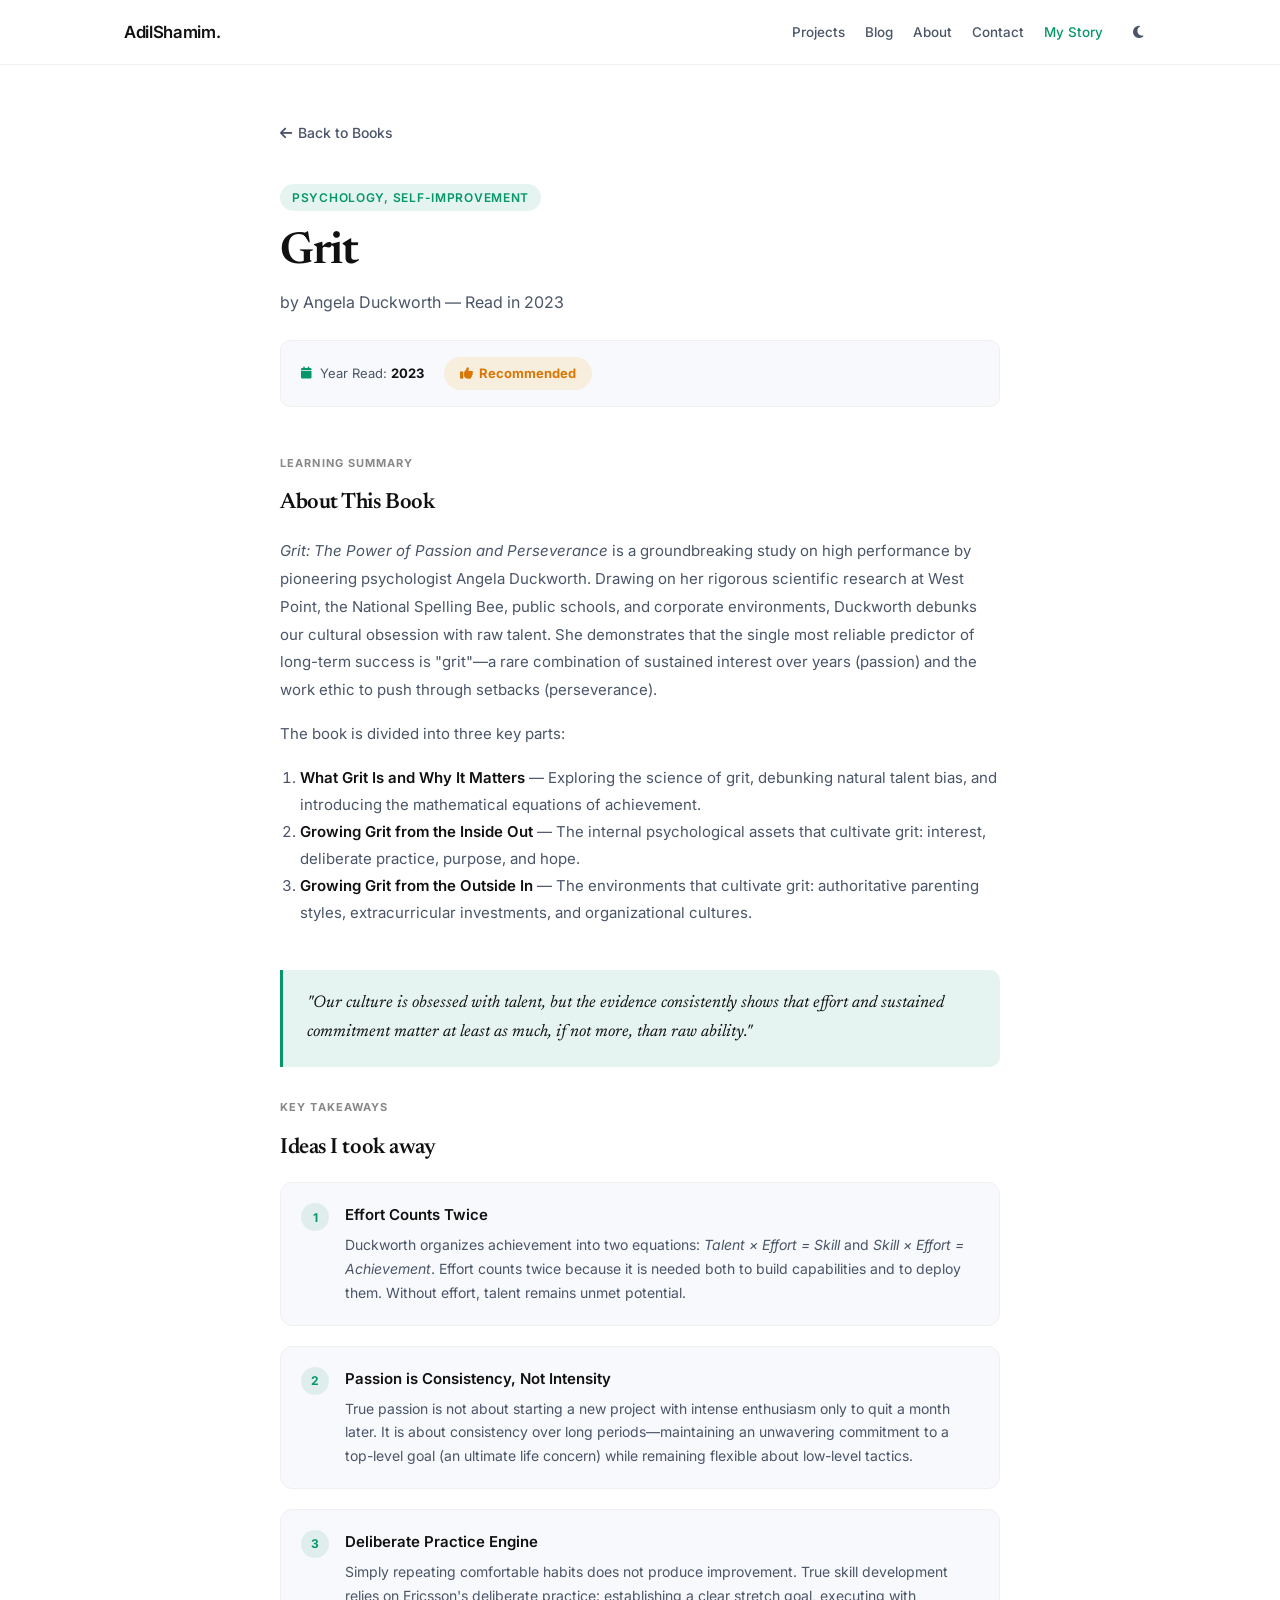
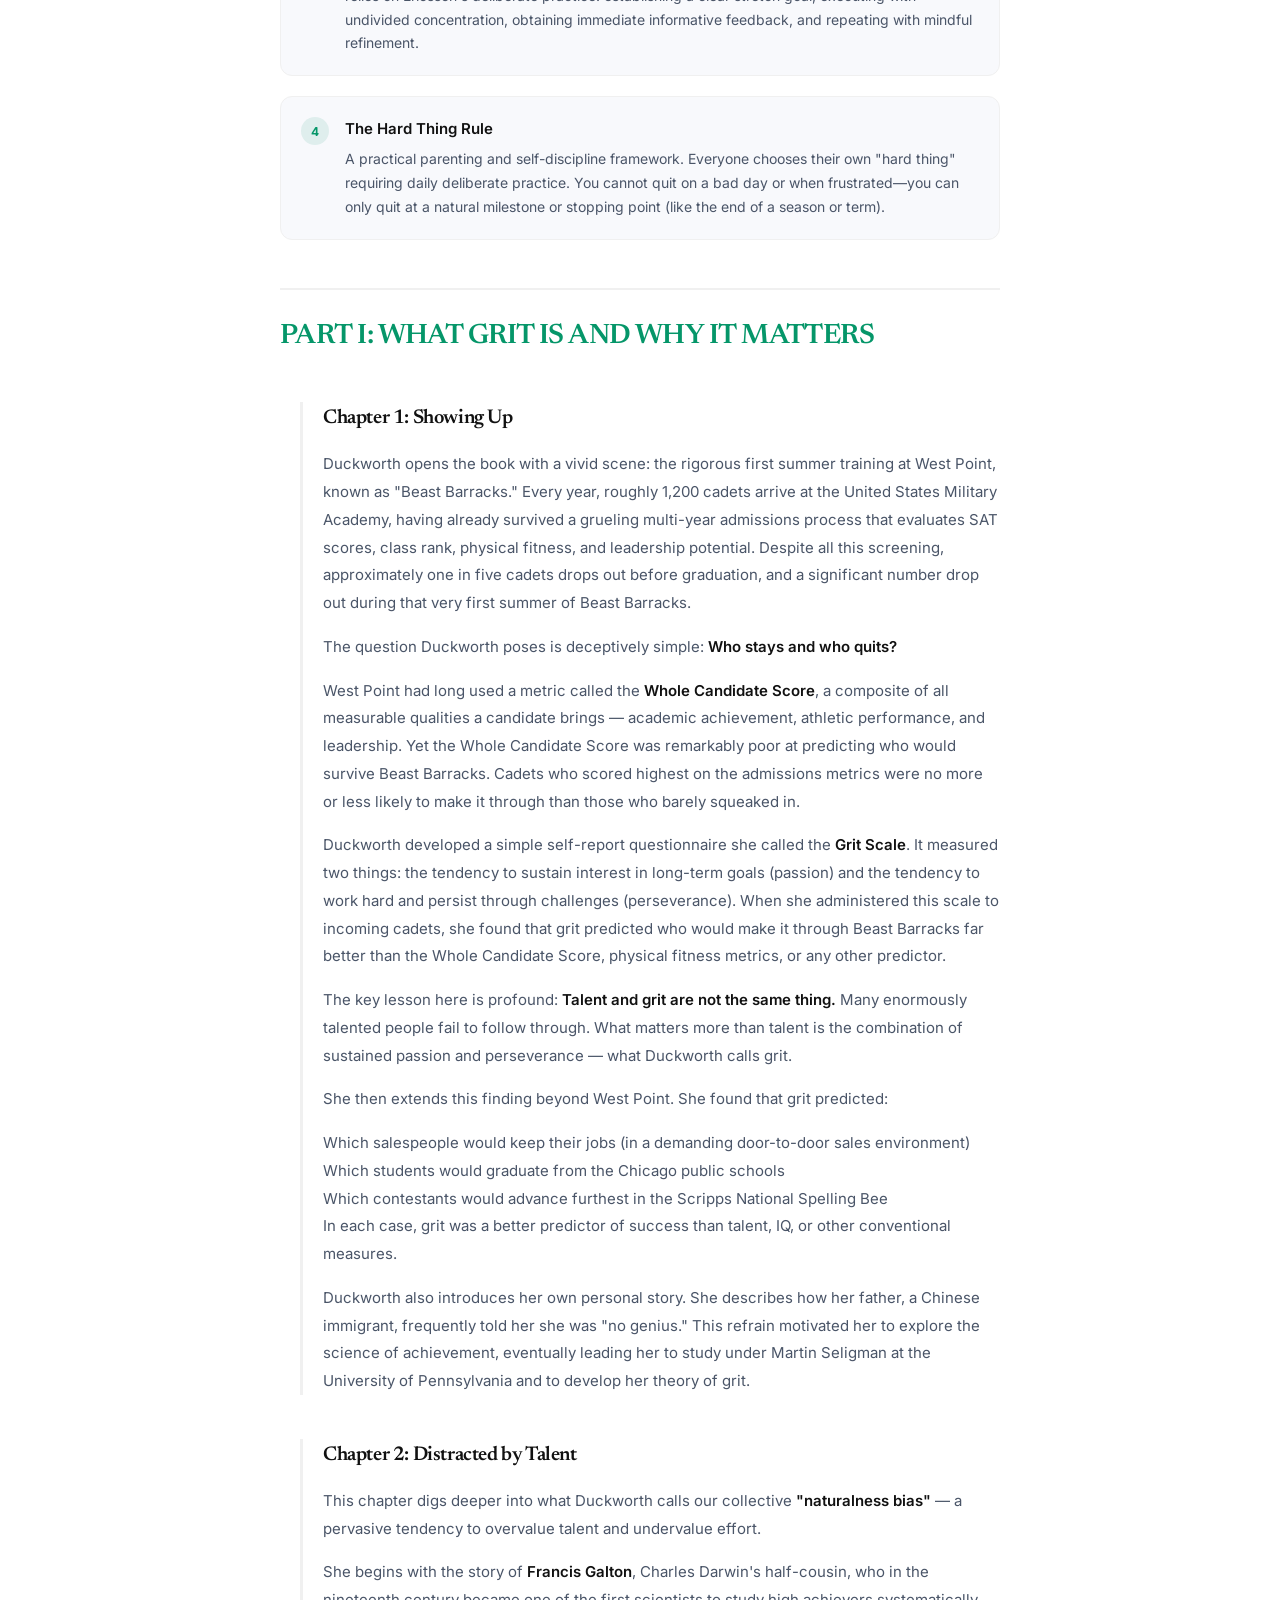
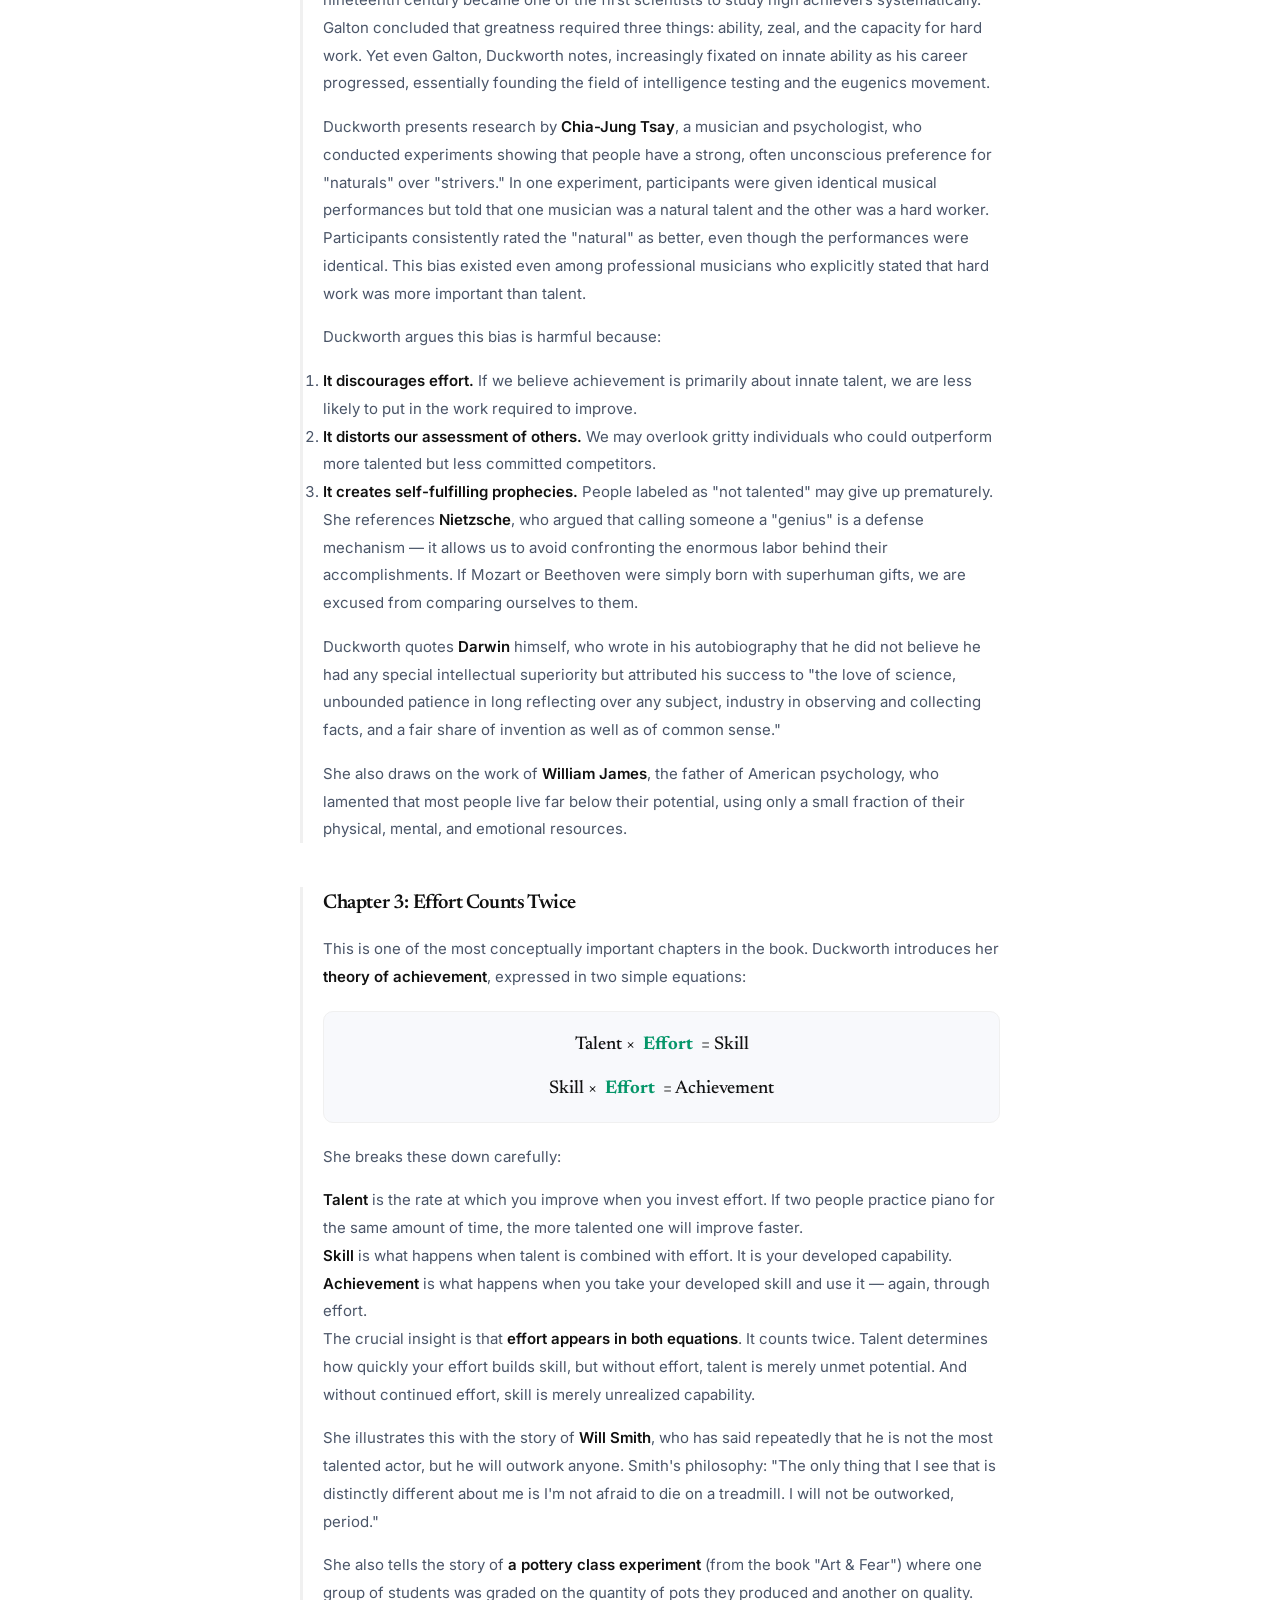
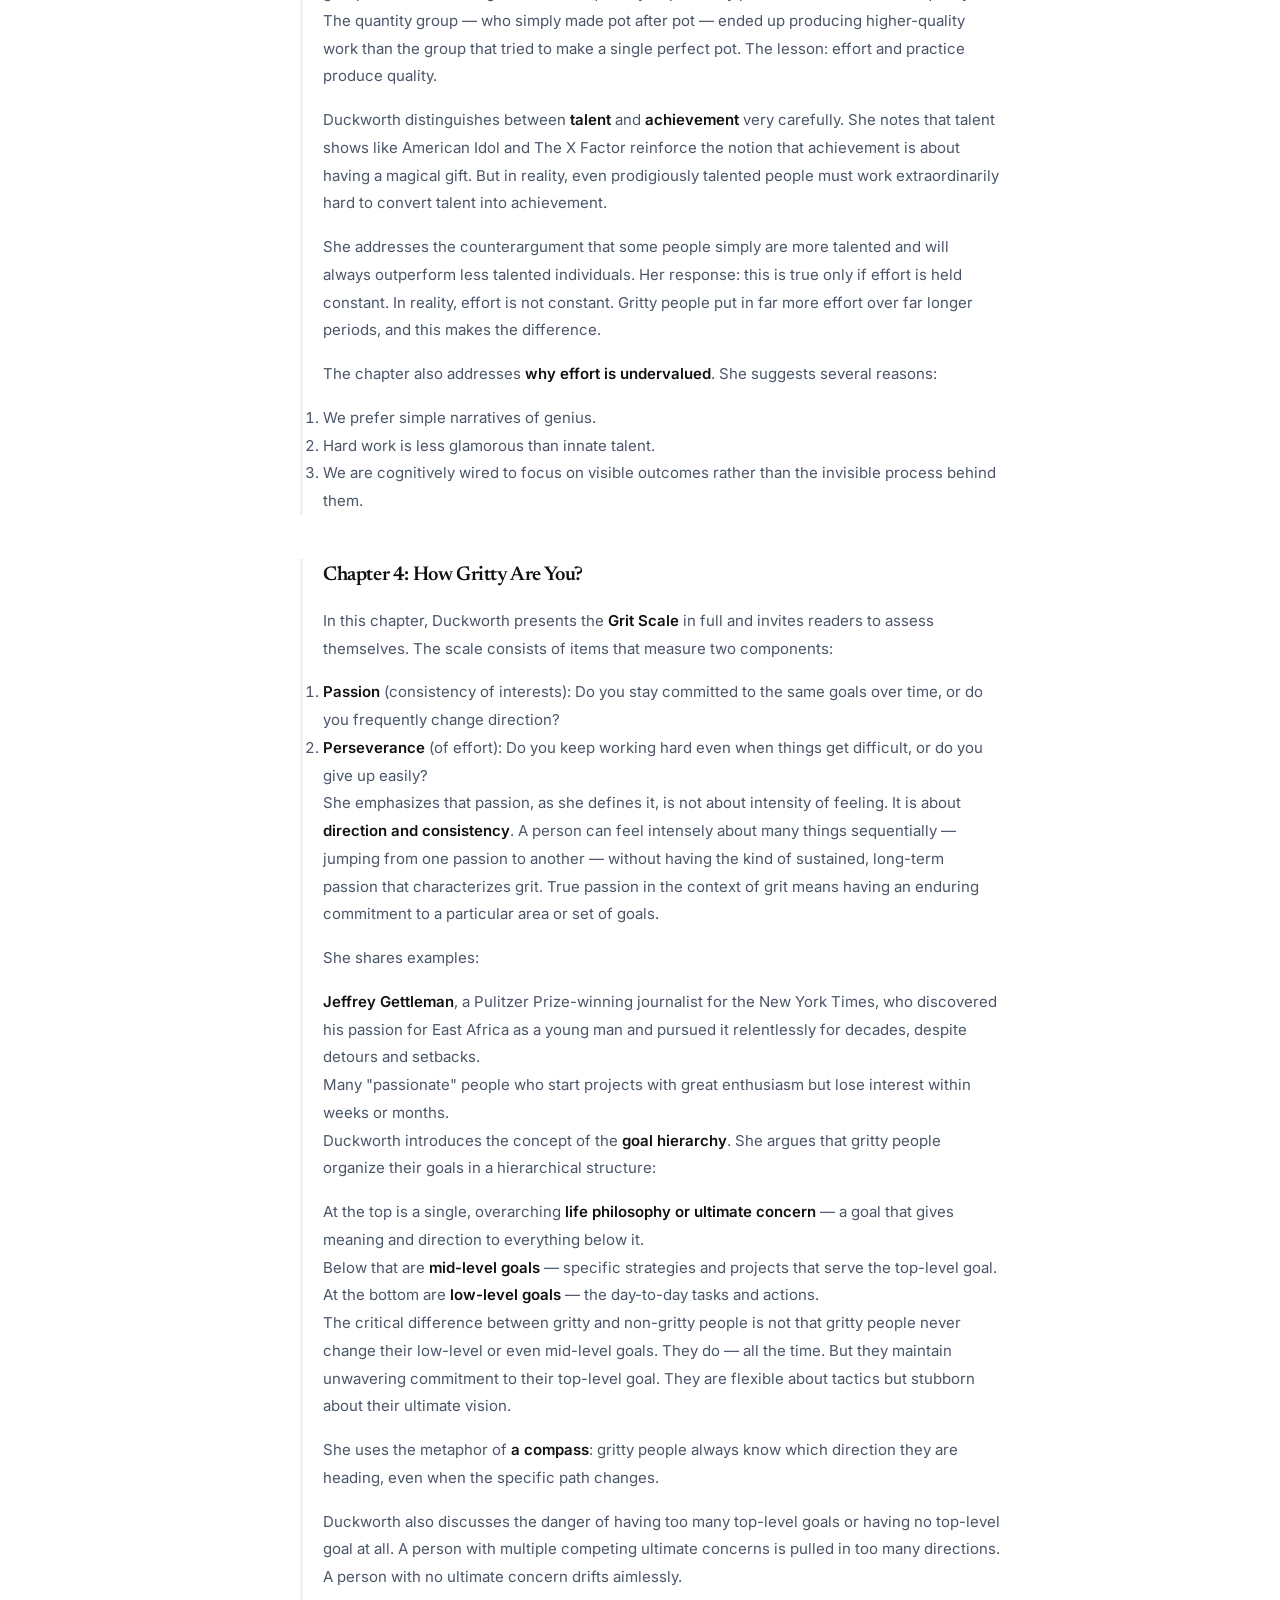
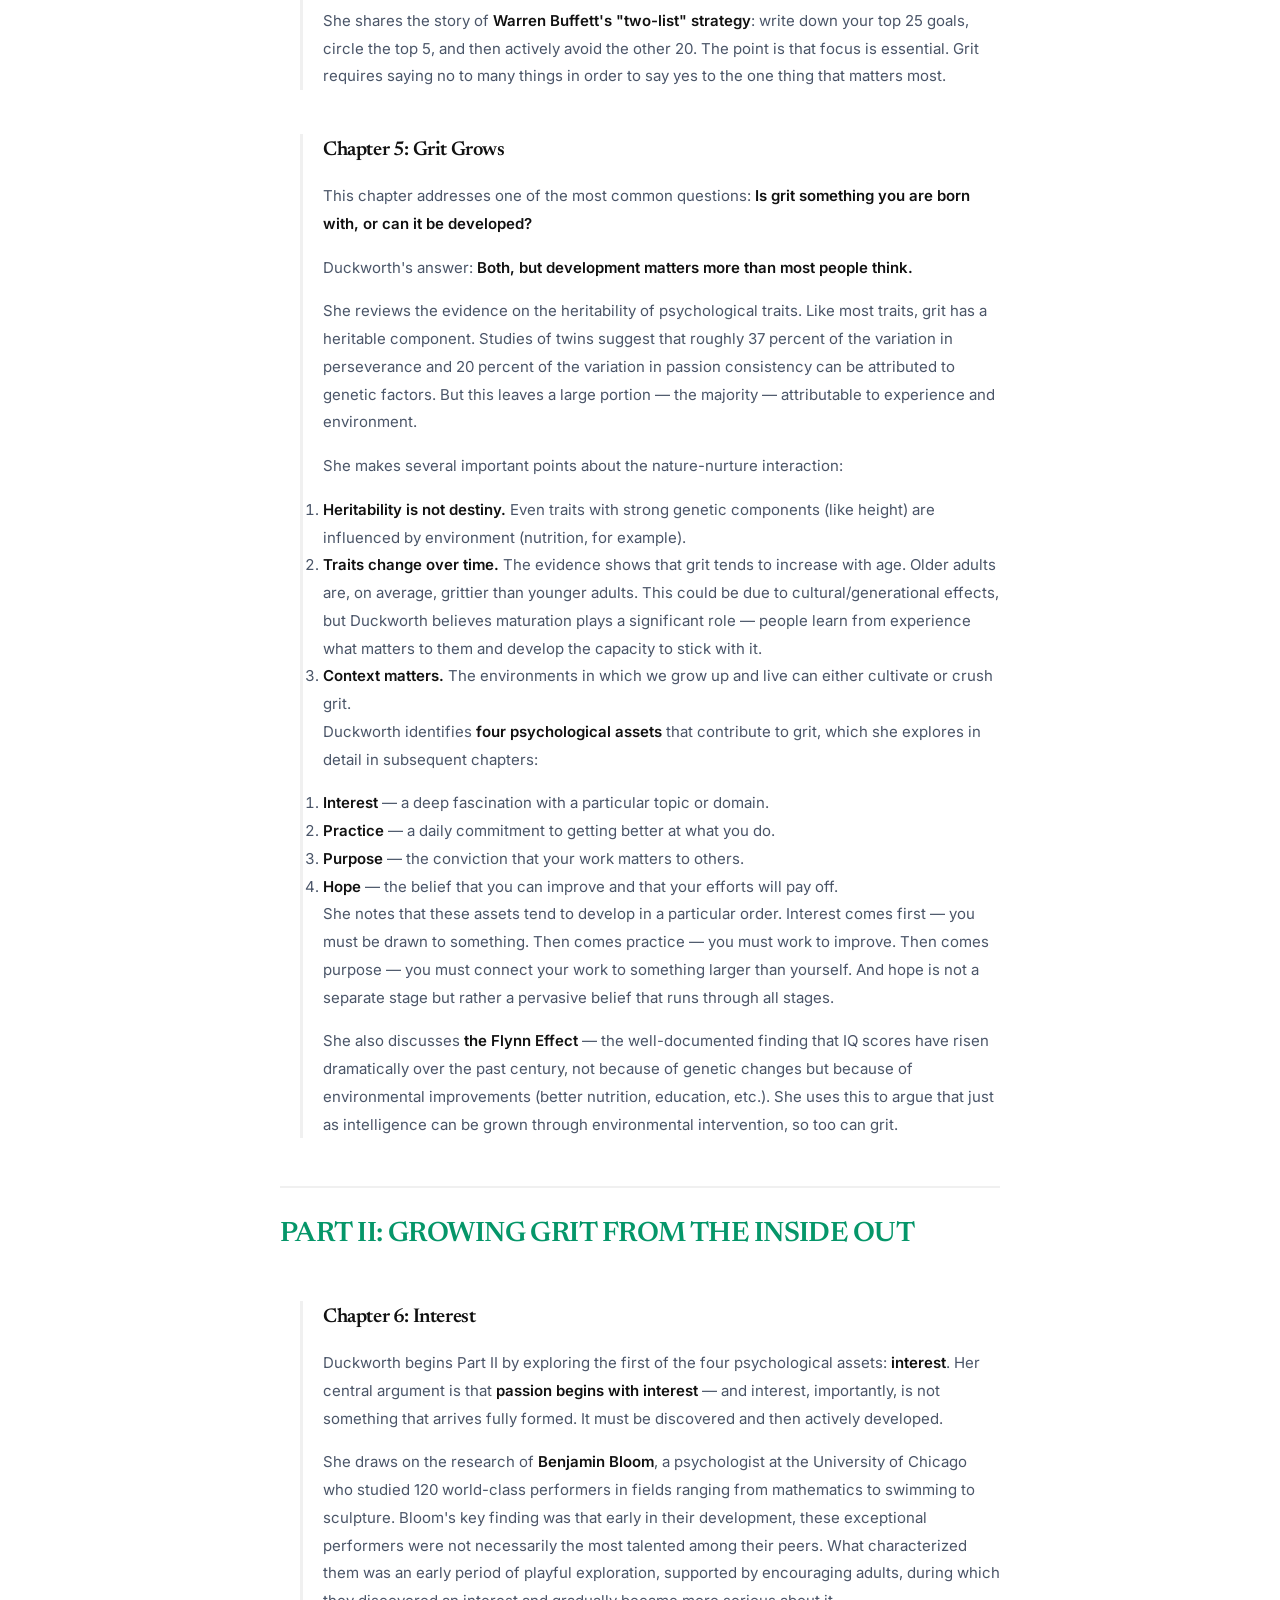
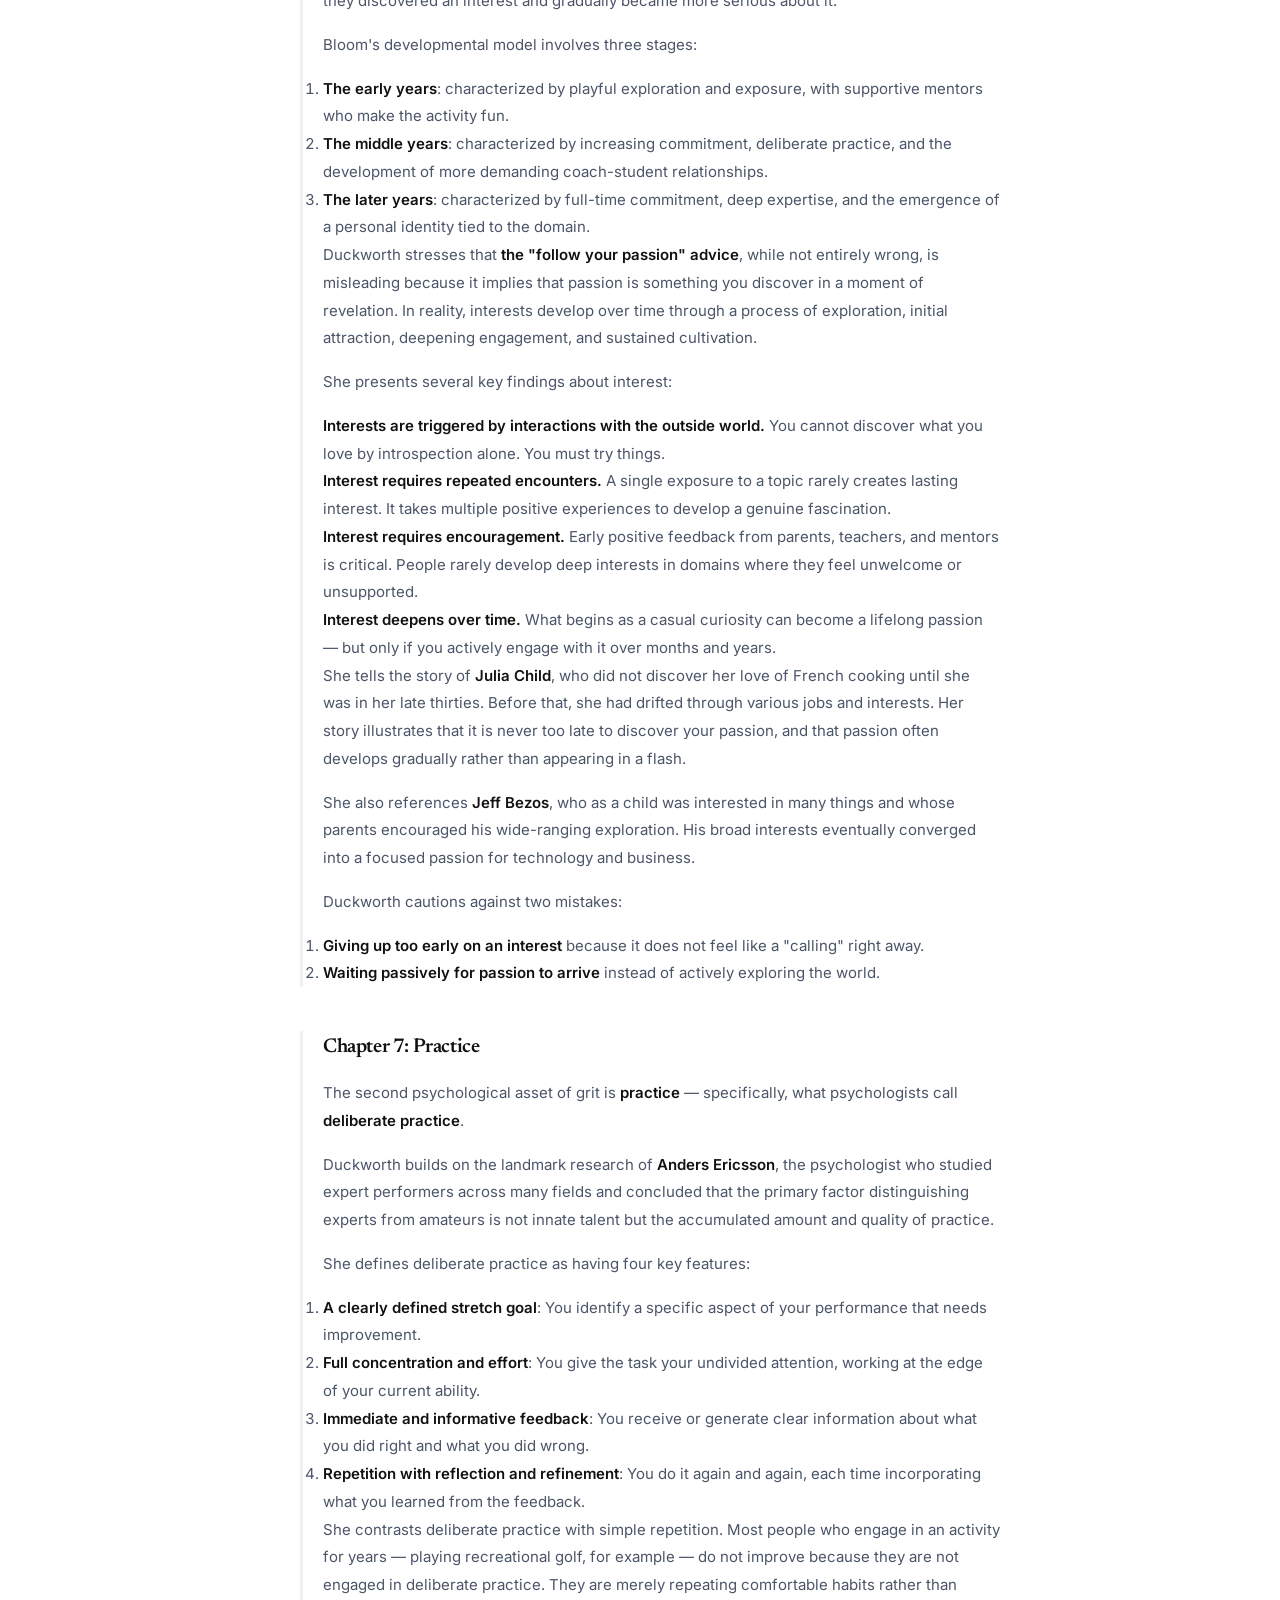
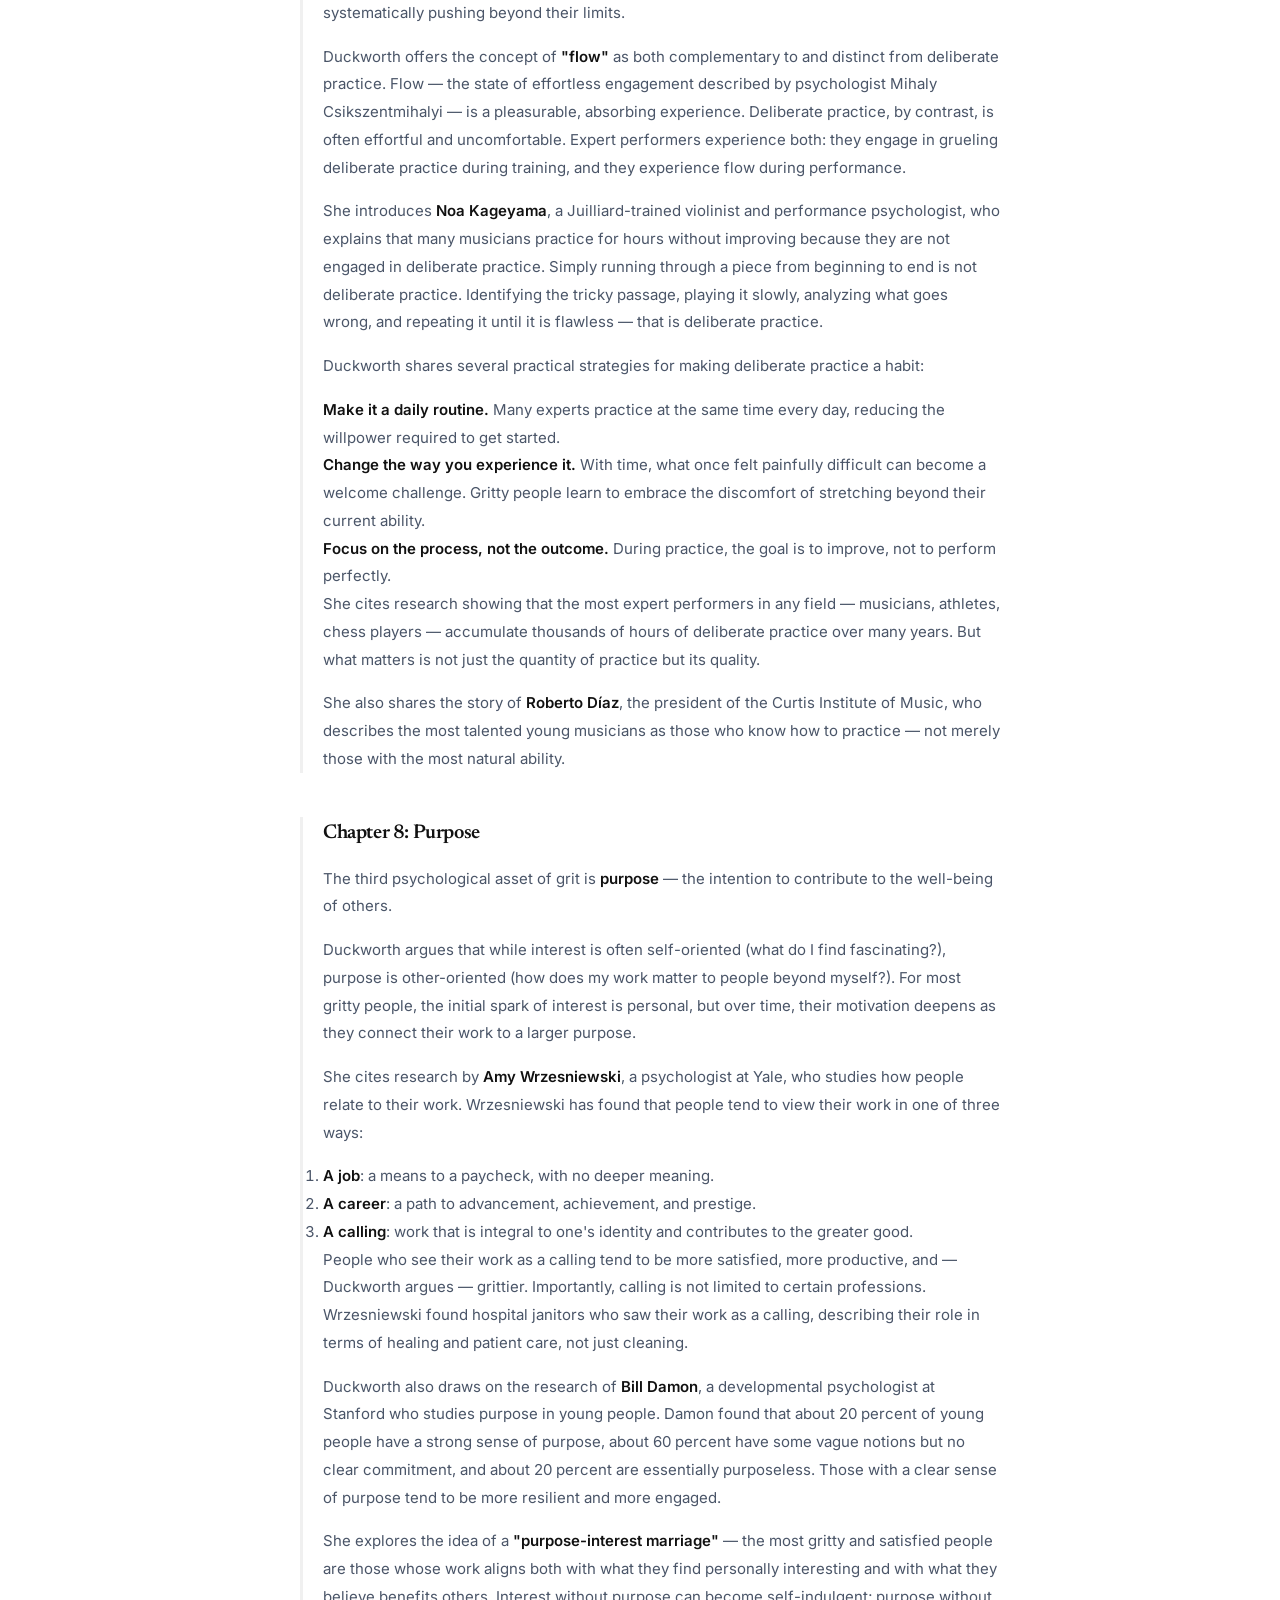
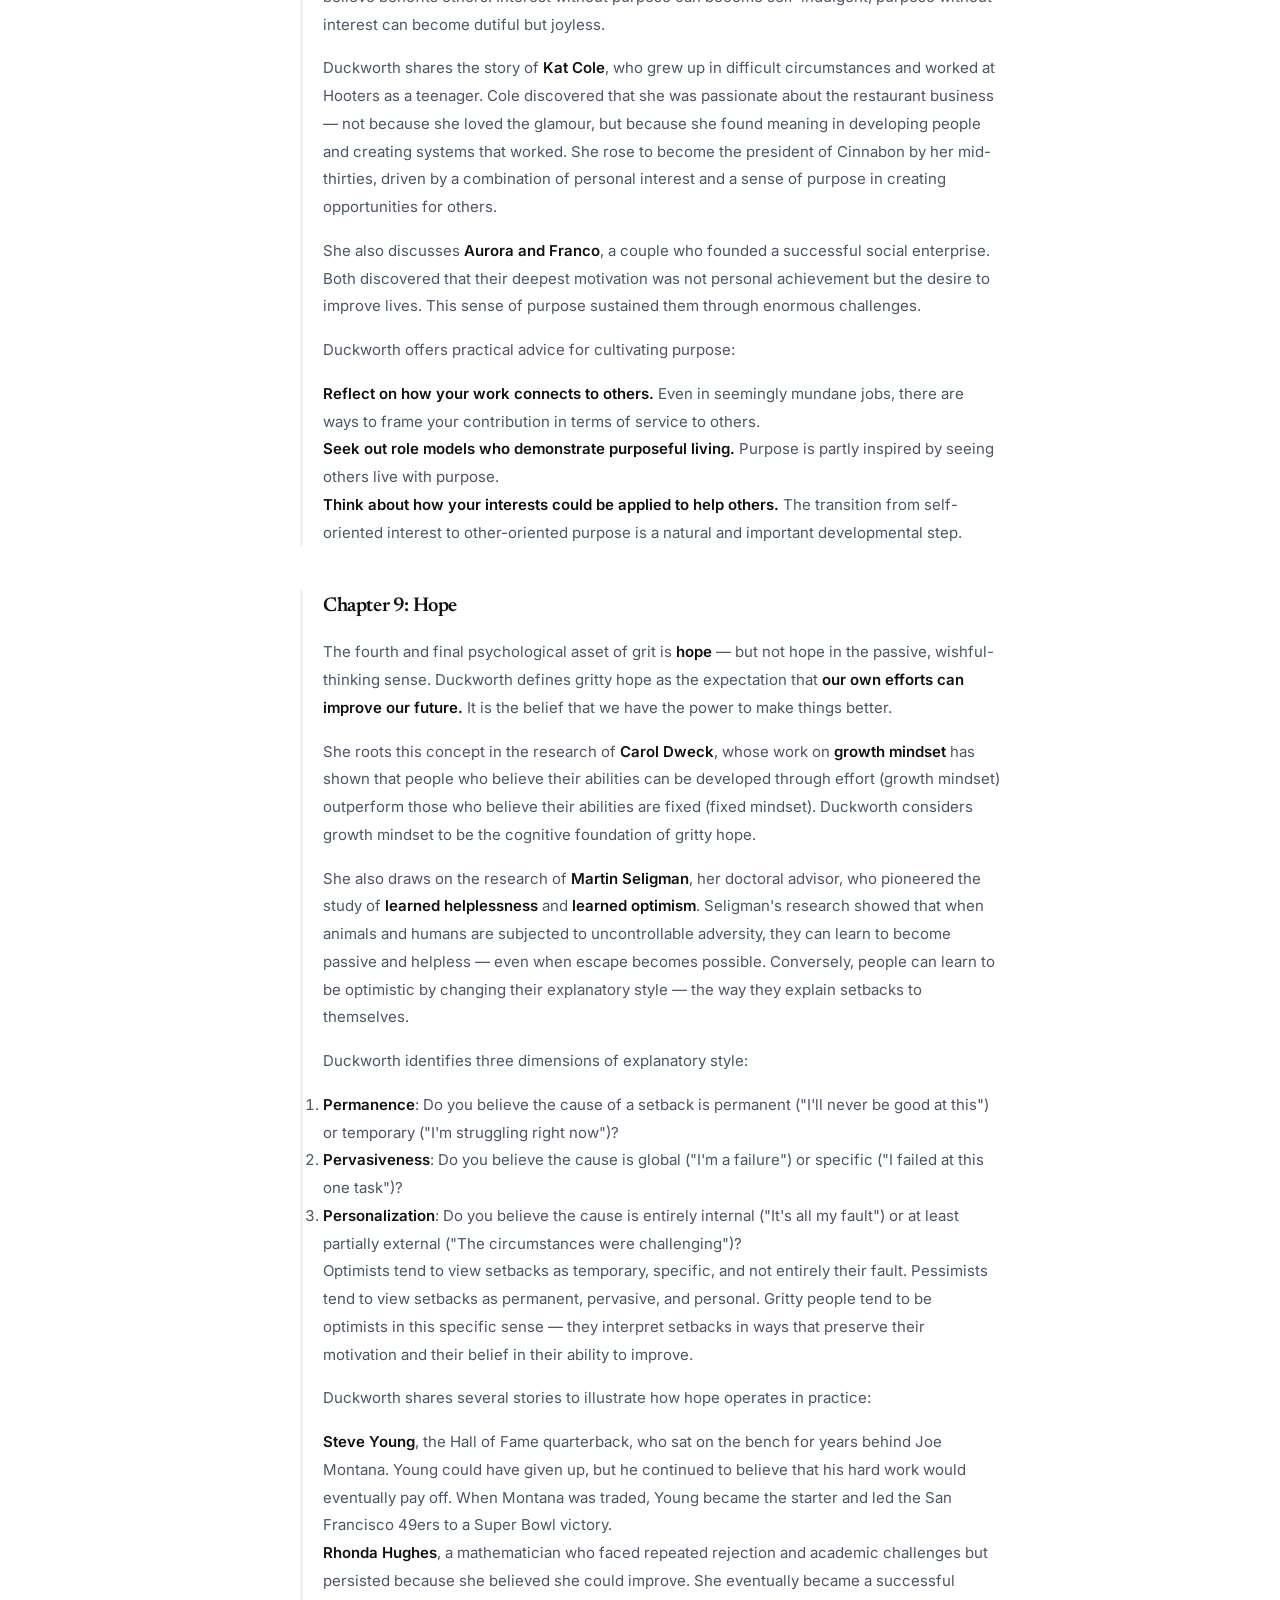
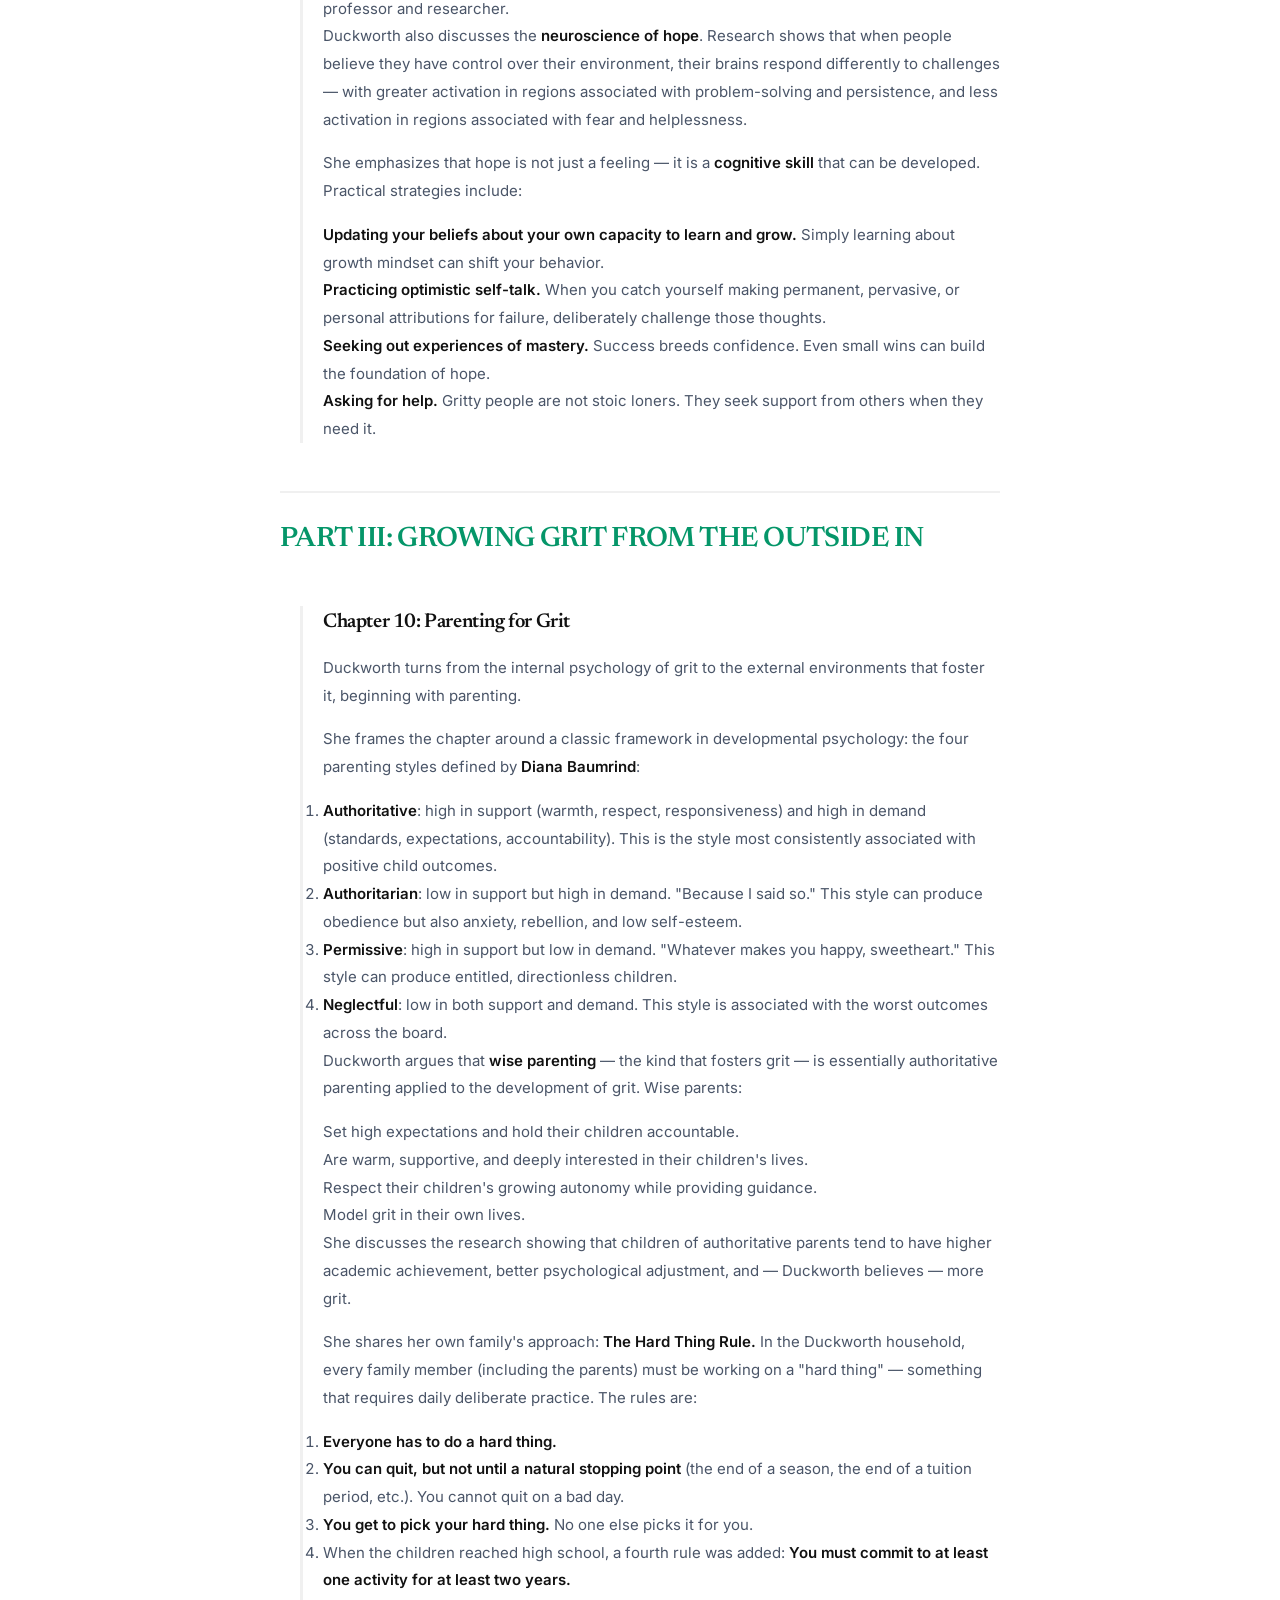
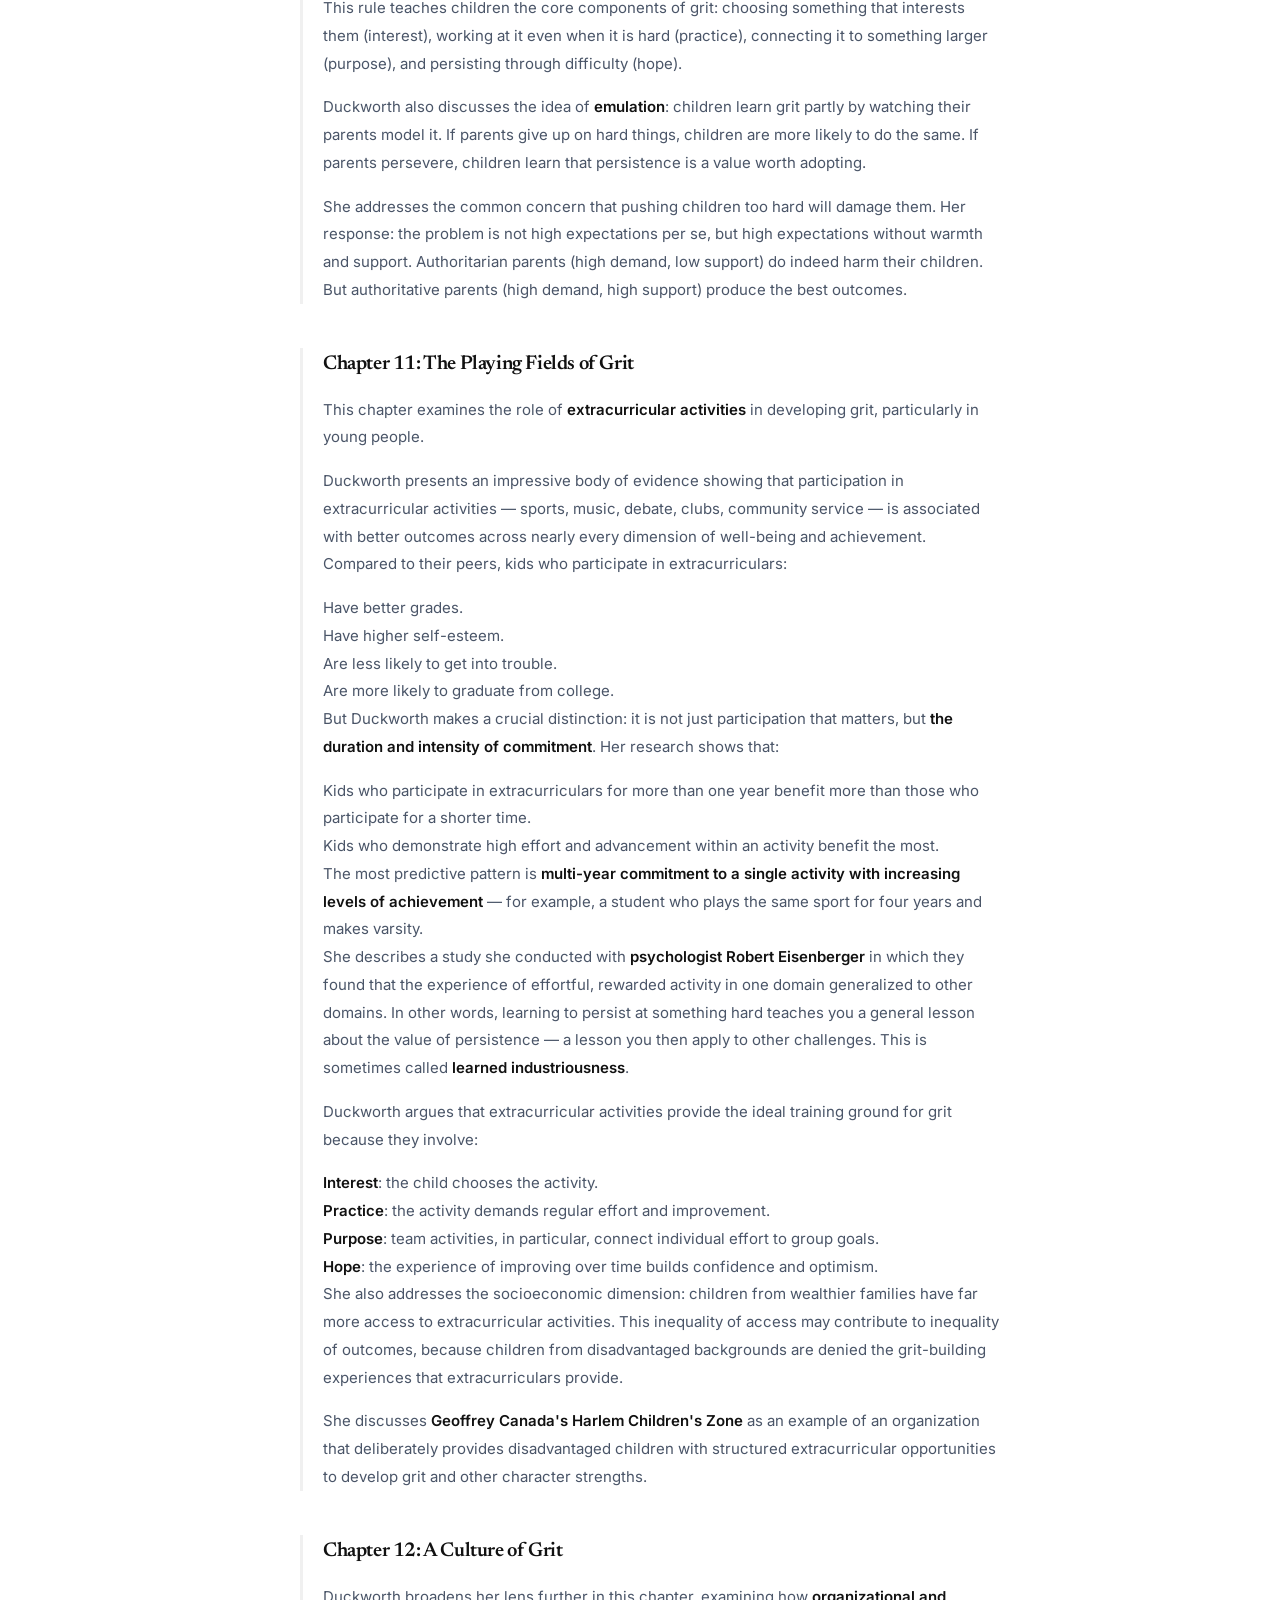
<file: books/grit.html>
<!DOCTYPE html>
<html lang="en">
<head>
<meta charset="UTF-8">
<meta name="viewport" content="width=device-width, initial-scale=1.0">
<title>Grit: The Power of Passion and Perseverance - Book Notes | Adil Shamim</title>
<meta name="description" content="A comprehensive curated summary of Angela Duckworth's most useful ideas, scientific findings, and parenting frameworks on passion and perseverance.">
<meta name="author" content="Adil Shamim">
<link rel="preconnect" href="https://fonts.googleapis.com">
<link rel="preconnect" href="https://fonts.gstatic.com" crossorigin>
<link href="https://fonts.googleapis.com/css2?family=Inter:wght@300;400;500;600;700;800&amp;family=Newsreader:ital,opsz,wght@0,6..72,400;0,6..72,500;0,6..72,600;1,6..72,400&amp;display=swap" rel="stylesheet">
<link rel="stylesheet" href="https://cdnjs.cloudflare.com/ajax/libs/font-awesome/6.4.0/css/all.min.css">
<link rel="stylesheet" href="../assets/css/styles.css">
<link rel="stylesheet" href="../assets/css/chatbot.css">
<link rel="shortcut icon" href="https://www.adilshamim.me/assets/images/Adil.jpeg" type="image/x-icon">
<style>
.book-page{padding-top:120px;padding-bottom:100px}.book-page-inner{max-width:720px;margin:0 auto}.back-link{display:inline-flex;align-items:center;gap:6px;font-size:.875rem;font-weight:500;color:var(--text-secondary);margin-bottom:40px;transition:color var(--transition),gap var(--transition)}.back-link:hover{color:var(--accent);gap:10px}.book-hero{margin-bottom:48px}.book-genre-tag{display:inline-block;font-size:.75rem;font-weight:600;letter-spacing:.06em;text-transform:uppercase;color:var(--accent);background:var(--accent-light);padding:4px 12px;border-radius:20px;margin-bottom:16px}.book-page-title{font-family:'Newsreader',Georgia,serif;font-size:clamp(1.875rem,4vw,2.75rem);font-weight:600;letter-spacing:-.03em;line-height:1.2;color:var(--text);margin-bottom:10px}.book-page-author{font-size:1rem;color:var(--text-secondary);margin-bottom:24px}.book-meta-row{display:flex;flex-wrap:wrap;gap:20px;align-items:center;padding:16px 20px;background:var(--bg-secondary);border:1px solid var(--border-light);border-radius:10px}.book-meta-item{display:flex;align-items:center;gap:8px;font-size:.8125rem;color:var(--text-secondary)}.book-meta-item i{color:var(--accent);font-size:.75rem}.book-meta-item strong{color:var(--text)}.verdict-badge{display:inline-flex;align-items:center;gap:6px;font-size:.8125rem;font-weight:700;padding:6px 16px;border-radius:20px}.verdict-badge.must-read{background:rgba(34,197,94,.12);color:#16a34a}.verdict-badge.recommended{background:rgba(245,158,11,.12);color:#d97706}.verdict-badge.optional{background:rgba(148,163,184,.12);color:#64748b}[data-theme=dark] .verdict-badge.must-read{background:rgba(34,197,94,.15);color:#4ade80}[data-theme=dark] .verdict-badge.recommended{background:rgba(245,158,11,.15);color:#fbbf24}[data-theme=dark] .verdict-badge.optional{background:rgba(148,163,184,.15);color:#94a3b8}.book-section{margin-bottom:44px}.book-section-label{font-size:.6875rem;font-weight:700;letter-spacing:.1em;text-transform:uppercase;color:var(--text-tertiary);margin-bottom:14px}.book-section-heading{font-family:'Newsreader',Georgia,serif;font-size:1.375rem;font-weight:600;letter-spacing:-.02em;color:var(--text);margin-bottom:16px}.book-prose{font-size:.9375rem;line-height:1.85;color:var(--text-secondary)}.book-prose p{margin-bottom:16px}.book-prose p:last-child{margin-bottom:0}.book-prose strong{color:var(--text);font-weight:600}.lessons-list{display:flex;flex-direction:column;gap:20px}.lesson-item{display:flex;gap:16px;padding:20px;background:var(--bg-secondary);border:1px solid var(--border-light);border-radius:12px;transition:border-color var(--transition),box-shadow var(--transition)}.lesson-item:hover{border-color:var(--accent-light);box-shadow:0 4px 16px rgba(47,143,107,.08)}.lesson-number{flex-shrink:0;width:28px;height:28px;border-radius:50%;background:var(--accent-light);color:var(--accent);font-size:.75rem;font-weight:700;display:flex;align-items:center;justify-content:center}.lesson-content{flex:1}.lesson-title{font-size:.9375rem;font-weight:600;color:var(--text);margin-bottom:6px}.lesson-desc{font-size:.875rem;line-height:1.7;color:var(--text-secondary)}.book-quote{border-left:3px solid var(--accent);padding:20px 20px 20px 24px;background:var(--accent-light);border-radius:0 10px 10px 0;margin:32px 0;font-family:'Newsreader',Georgia,serif;font-style:italic;font-size:1.0625rem;line-height:1.7;color:var(--text)}.verdict-box{border:1px solid var(--border);border-radius:14px;overflow:hidden}.verdict-box-header{padding:16px 20px;background:var(--bg-secondary);border-bottom:1px solid var(--border-light);display:flex;align-items:center;justify-content:space-between;gap:12px}.verdict-box-title{font-size:.875rem;font-weight:600;color:var(--text)}.verdict-box-body{padding:20px}.verdict-box-body p{font-size:.9375rem;line-height:1.8;color:var(--text-secondary);margin-bottom:14px}.verdict-box-body p:last-child{margin-bottom:0}.verdict-box-body strong{color:var(--text)}.read-for-list{display:flex;flex-direction:column;gap:10px;margin-top:16px}.read-for-item{display:flex;align-items:flex-start;gap:10px;font-size:.875rem;line-height:1.6;color:var(--text-secondary)}.read-for-item i{flex-shrink:0;margin-top:2px;font-size:.75rem}.read-for-item.yes i{color:#22c55e}.read-for-item.no i{color:#f87171}.book-divider{border:none;border-top:1px solid var(--border-light);margin:40px 0}.book-nav{display:flex;justify-content:space-between;align-items:center;gap:16px;margin-top:48px;padding-top:32px;border-top:1px solid var(--border-light)}.book-nav-link{display:flex;flex-direction:column;gap:4px;text-decoration:none;padding:14px 18px;border:1px solid var(--border);border-radius:10px;flex:1;max-width:220px;transition:all var(--transition)}.book-nav-link:hover{border-color:var(--accent);background:var(--accent-light)}.book-nav-label{font-size:.75rem;color:var(--text-tertiary);font-weight:500}.book-nav-title{font-size:.875rem;font-weight:600;color:var(--text)}.book-nav-link.next{text-align:right;margin-left:auto}@media(max-width:640px){.book-meta-row{gap:12px}.book-nav{flex-direction:column}.book-nav-link{max-width:100%;width:100%}.book-nav-link.next{text-align:left}}

/* Additional premium styles for theme lists and recommended reading grids */
.themes-category {margin-top: 36px; margin-bottom: 24px;}
.themes-category-title {font-family: 'Newsreader', Georgia, serif; font-size: 1.25rem; font-weight: 600; color: var(--accent); margin-bottom: 14px; border-bottom: 1px solid var(--border-light); padding-bottom: 8px;}
.themes-list {display: flex; flex-direction: column; gap: 16px;}
.theme-item {display: flex; gap: 12px; font-size: 0.9375rem; line-height: 1.7; color: var(--text-secondary); background: var(--bg-secondary); border: 1px solid var(--border-light); border-radius: 10px; padding: 16px 20px;}
.theme-item i {color: var(--accent); margin-top: 4px; font-size: 0.875rem; flex-shrink: 0;}
.theme-item strong {color: var(--text); font-weight: 600;}
.reading-grid {display: grid; grid-template-columns: repeat(2, 1fr); gap: 20px; margin-top: 24px;}
@media(max-width: 640px) {.reading-grid {grid-template-columns: 1fr;}}
.reading-card {background: var(--bg-secondary); border: 1px solid var(--border-light); border-radius: 12px; padding: 20px; transition: all var(--transition);}
.reading-card:hover {border-color: var(--accent-light); transform: translateY(-2px); box-shadow: 0 4px 16px rgba(47,143,107,.04);}
.reading-category-title {display: flex; align-items: center; gap: 8px; font-size: 1rem; font-weight: 700; color: var(--text); margin-bottom: 12px;}
.reading-category-title i {color: var(--accent); font-size: 0.875rem;}
.reading-books-list {display: flex; flex-direction: column; gap: 8px; font-size: 0.875rem; color: var(--text-secondary); line-height: 1.5;}
.reading-book-item {display: flex; gap: 8px;}
.reading-book-item i {color: var(--text-tertiary); margin-top: 5px; font-size: 0.625rem; flex-shrink: 0;}
.formula-container {background: var(--bg-secondary); border: 1px solid var(--border-light); border-radius: 10px; padding: 16px 20px; display: flex; flex-direction: column; gap: 10px; margin: 20px 0; font-family: 'Newsreader', Georgia, serif; font-size: 1.15rem; color: var(--text); font-weight: 500; text-align: center;}
.formula-line {display: flex; justify-content: center; align-items: center; gap: 8px;}
.formula-eq {color: var(--accent); font-weight: 700;}
</style>
</head>
<body>
<a href="#main-content" class="skip-link">Skip to main content</a>
<nav class="navbar" aria-label="Main navigation">
<div class="nav-container">
<a href="../index.html" class="nav-logo">AdilShamim.</a>
<div class="nav-right">
<ul class="nav-menu" id="primary-menu" aria-label="Primary"><li><a href='../index.html#projects' class='nav-link'>Projects</a></li><li><a href='../index.html#blog' class='nav-link'>Blog</a></li><li><a href='../index.html#about' class='nav-link'>About</a></li><li><a href='../index.html#contact' class='nav-link'>Contact</a></li><li><a href='../My_Story.html' class='nav-link active'>My Story</a></li></ul>
<button id="theme-toggle" class="theme-btn" aria-label="Switch to dark mode" aria-pressed="false"><i class="fas fa-moon"></i></button>
<button class="menu-toggle" id="mobile-menu" aria-label="Toggle navigation menu" aria-controls="primary-menu" aria-expanded="false"><span class="bar"></span><span class="bar"></span><span class="bar"></span></button>
</div></div></nav>
<main id="main-content">
<section class="section book-page"><div class="container"><div class="book-page-inner">
<a href="../My_Story.html#books" class="back-link"><i class="fas fa-arrow-left"></i> Back to Books</a>
<header class="book-hero">
<span class="book-genre-tag">Psychology, Self-Improvement</span>
<h1 class="book-page-title">Grit</h1>
<p class="book-page-author">by Angela Duckworth &mdash; Read in 2023</p>
<div class="book-meta-row">
<div class="book-meta-item"><i class="fas fa-calendar"></i><span>Year Read: <strong>2023</strong></span></div>
<div class="verdict-badge recommended" role="status"><i class="fas fa-thumbs-up"></i> Recommended</div>
</div></header>

<!-- ABOUT THIS BOOK -->
<div class="book-section">
<p class="book-section-label">Learning Summary</p>
<h2 class="book-section-heading">About This Book</h2>
<div class="book-prose">
<p><em>Grit: The Power of Passion and Perseverance</em> is a groundbreaking study on high performance by pioneering psychologist Angela Duckworth. Drawing on her rigorous scientific research at West Point, the National Spelling Bee, public schools, and corporate environments, Duckworth debunks our cultural obsession with raw talent. She demonstrates that the single most reliable predictor of long-term success is "grit"—a rare combination of sustained interest over years (passion) and the work ethic to push through setbacks (perseverance).</p>
<p>The book is divided into three key parts:</p>
<ol style="margin-left: 20px; margin-bottom: 16px; line-height: 1.8;">
<li><strong>What Grit Is and Why It Matters</strong> — Exploring the science of grit, debunking natural talent bias, and introducing the mathematical equations of achievement.</li>
<li><strong>Growing Grit from the Inside Out</strong> — The internal psychological assets that cultivate grit: interest, deliberate practice, purpose, and hope.</li>
<li><strong>Growing Grit from the Outside In</strong> — The environments that cultivate grit: authoritative parenting styles, extracurricular investments, and organizational cultures.</li>
</ol>
</div>
</div>

<blockquote class="book-quote">"Our culture is obsessed with talent, but the evidence consistently shows that effort and sustained commitment matter at least as much, if not more, than raw ability."</blockquote>

<!-- KEY LESSONS -->
<div class="book-section">
<p class="book-section-label">Key Takeaways</p>
<h2 class="book-section-heading">Ideas I took away</h2>
<div class="lessons-list">
<div class='lesson-item reveal'><div class='lesson-number'>1</div><div class='lesson-content'><div class='lesson-title'>Effort Counts Twice</div><div class='lesson-desc'>Duckworth organizes achievement into two equations: <em>Talent × Effort = Skill</em> and <em>Skill × Effort = Achievement</em>. Effort counts twice because it is needed both to build capabilities and to deploy them. Without effort, talent remains unmet potential.</div></div></div>
<div class='lesson-item reveal'><div class='lesson-number'>2</div><div class='lesson-content'><div class='lesson-title'>Passion is Consistency, Not Intensity</div><div class='lesson-desc'>True passion is not about starting a new project with intense enthusiasm only to quit a month later. It is about consistency over long periods—maintaining an unwavering commitment to a top-level goal (an ultimate life concern) while remaining flexible about low-level tactics.</div></div></div>
<div class='lesson-item reveal'><div class='lesson-number'>3</div><div class='lesson-content'><div class='lesson-title'>Deliberate Practice Engine</div><div class='lesson-desc'>Simply repeating comfortable habits does not produce improvement. True skill development relies on Ericsson's deliberate practice: establishing a clear stretch goal, executing with undivided concentration, obtaining immediate informative feedback, and repeating with mindful refinement.</div></div></div>
<div class='lesson-item reveal'><div class='lesson-number'>4</div><div class='lesson-content'><div class='lesson-title'>The Hard Thing Rule</div><div class='lesson-desc'>A practical parenting and self-discipline framework. Everyone chooses their own "hard thing" requiring daily deliberate practice. You cannot quit on a bad day or when frustrated—you can only quit at a natural milestone or stopping point (like the end of a season or term).</div></div></div>
</div>
</div>

<!-- PART I: WHAT GRIT IS AND WHY IT MATTERS -->
<div class="book-section" style="margin-top: 48px; padding-top: 24px; border-top: 2px solid var(--border-light);">
<h2 class="book-section-heading" style="font-size: 1.75rem; color: var(--accent);">PART I: WHAT GRIT IS AND WHY IT MATTERS</h2>
</div>

<!-- Chapter 1: Showing Up -->
<div class="book-section" style="margin-left: 20px; border-left: 3px solid var(--border-light); padding-left: 20px;">
<h3 class="book-section-heading" style="font-size: 1.25rem;">Chapter 1: Showing Up</h3>
<div class="book-prose">
<p>Duckworth opens the book with a vivid scene: the rigorous first summer training at West Point, known as "Beast Barracks." Every year, roughly 1,200 cadets arrive at the United States Military Academy, having already survived a grueling multi-year admissions process that evaluates SAT scores, class rank, physical fitness, and leadership potential. Despite all this screening, approximately one in five cadets drops out before graduation, and a significant number drop out during that very first summer of Beast Barracks.</p>
<p>The question Duckworth poses is deceptively simple: <strong>Who stays and who quits?</strong></p>
<p>West Point had long used a metric called the <strong>Whole Candidate Score</strong>, a composite of all measurable qualities a candidate brings — academic achievement, athletic performance, and leadership. Yet the Whole Candidate Score was remarkably poor at predicting who would survive Beast Barracks. Cadets who scored highest on the admissions metrics were no more or less likely to make it through than those who barely squeaked in.</p>
<p>Duckworth developed a simple self-report questionnaire she called the <strong>Grit Scale</strong>. It measured two things: the tendency to sustain interest in long-term goals (passion) and the tendency to work hard and persist through challenges (perseverance). When she administered this scale to incoming cadets, she found that grit predicted who would make it through Beast Barracks far better than the Whole Candidate Score, physical fitness metrics, or any other predictor.</p>
<p>The key lesson here is profound: <strong>Talent and grit are not the same thing.</strong> Many enormously talented people fail to follow through. What matters more than talent is the combination of sustained passion and perseverance — what Duckworth calls grit.</p>
<p>She then extends this finding beyond West Point. She found that grit predicted:</p>
<ul>
<li>Which salespeople would keep their jobs (in a demanding door-to-door sales environment)</li>
<li>Which students would graduate from the Chicago public schools</li>
<li>Which contestants would advance furthest in the Scripps National Spelling Bee</li>
</ul>
<p>In each case, grit was a better predictor of success than talent, IQ, or other conventional measures.</p>
<p>Duckworth also introduces her own personal story. She describes how her father, a Chinese immigrant, frequently told her she was "no genius." This refrain motivated her to explore the science of achievement, eventually leading her to study under Martin Seligman at the University of Pennsylvania and to develop her theory of grit.</p>
</div>
</div>

<!-- Chapter 2: Distracted by Talent -->
<div class="book-section" style="margin-left: 20px; border-left: 3px solid var(--border-light); padding-left: 20px; margin-top: 30px;">
<h3 class="book-section-heading" style="font-size: 1.25rem;">Chapter 2: Distracted by Talent</h3>
<div class="book-prose">
<p>This chapter digs deeper into what Duckworth calls our collective <strong>"naturalness bias"</strong> — a pervasive tendency to overvalue talent and undervalue effort.</p>
<p>She begins with the story of <strong>Francis Galton</strong>, Charles Darwin's half-cousin, who in the nineteenth century became one of the first scientists to study high achievers systematically. Galton concluded that greatness required three things: ability, zeal, and the capacity for hard work. Yet even Galton, Duckworth notes, increasingly fixated on innate ability as his career progressed, essentially founding the field of intelligence testing and the eugenics movement.</p>
<p>Duckworth presents research by <strong>Chia-Jung Tsay</strong>, a musician and psychologist, who conducted experiments showing that people have a strong, often unconscious preference for "naturals" over "strivers." In one experiment, participants were given identical musical performances but told that one musician was a natural talent and the other was a hard worker. Participants consistently rated the "natural" as better, even though the performances were identical. This bias existed even among professional musicians who explicitly stated that hard work was more important than talent.</p>
<p>Duckworth argues this bias is harmful because:</p>
<ol>
<li><strong>It discourages effort.</strong> If we believe achievement is primarily about innate talent, we are less likely to put in the work required to improve.</li>
<li><strong>It distorts our assessment of others.</strong> We may overlook gritty individuals who could outperform more talented but less committed competitors.</li>
<li><strong>It creates self-fulfilling prophecies.</strong> People labeled as "not talented" may give up prematurely.</li>
</ol>
<p>She references <strong>Nietzsche</strong>, who argued that calling someone a "genius" is a defense mechanism — it allows us to avoid confronting the enormous labor behind their accomplishments. If Mozart or Beethoven were simply born with superhuman gifts, we are excused from comparing ourselves to them.</p>
<p>Duckworth quotes <strong>Darwin</strong> himself, who wrote in his autobiography that he did not believe he had any special intellectual superiority but attributed his success to "the love of science, unbounded patience in long reflecting over any subject, industry in observing and collecting facts, and a fair share of invention as well as of common sense."</p>
<p>She also draws on the work of <strong>William James</strong>, the father of American psychology, who lamented that most people live far below their potential, using only a small fraction of their physical, mental, and emotional resources.</p>
</div>
</div>

<!-- Chapter 3: Effort Counts Twice -->
<div class="book-section" style="margin-left: 20px; border-left: 3px solid var(--border-light); padding-left: 20px; margin-top: 30px;">
<h3 class="book-section-heading" style="font-size: 1.25rem;">Chapter 3: Effort Counts Twice</h3>
<div class="book-prose">
<p>This is one of the most conceptually important chapters in the book. Duckworth introduces her <strong>theory of achievement</strong>, expressed in two simple equations:</p>

<div class="formula-container">
<div class="formula-line">Talent &times; <span class="formula-eq">Effort</span> = Skill</div>
<div class="formula-line">Skill &times; <span class="formula-eq">Effort</span> = Achievement</div>
</div>

<p>She breaks these down carefully:</p>
<ul>
<li><strong>Talent</strong> is the rate at which you improve when you invest effort. If two people practice piano for the same amount of time, the more talented one will improve faster.</li>
<li><strong>Skill</strong> is what happens when talent is combined with effort. It is your developed capability.</li>
<li><strong>Achievement</strong> is what happens when you take your developed skill and use it — again, through effort.</li>
</ul>
<p>The crucial insight is that <strong>effort appears in both equations</strong>. It counts twice. Talent determines how quickly your effort builds skill, but without effort, talent is merely unmet potential. And without continued effort, skill is merely unrealized capability.</p>
<p>She illustrates this with the story of <strong>Will Smith</strong>, who has said repeatedly that he is not the most talented actor, but he will outwork anyone. Smith's philosophy: "The only thing that I see that is distinctly different about me is I'm not afraid to die on a treadmill. I will not be outworked, period."</p>
<p>She also tells the story of <strong>a pottery class experiment</strong> (from the book "Art &amp; Fear") where one group of students was graded on the quantity of pots they produced and another on quality. The quantity group — who simply made pot after pot — ended up producing higher-quality work than the group that tried to make a single perfect pot. The lesson: effort and practice produce quality.</p>
<p>Duckworth distinguishes between <strong>talent</strong> and <strong>achievement</strong> very carefully. She notes that talent shows like American Idol and The X Factor reinforce the notion that achievement is about having a magical gift. But in reality, even prodigiously talented people must work extraordinarily hard to convert talent into achievement.</p>
<p>She addresses the counterargument that some people simply are more talented and will always outperform less talented individuals. Her response: this is true only if effort is held constant. In reality, effort is not constant. Gritty people put in far more effort over far longer periods, and this makes the difference.</p>
<p>The chapter also addresses <strong>why effort is undervalued</strong>. She suggests several reasons:</p>
<ol>
<li>We prefer simple narratives of genius.</li>
<li>Hard work is less glamorous than innate talent.</li>
<li>We are cognitively wired to focus on visible outcomes rather than the invisible process behind them.</li>
</ol>
</div>
</div>

<!-- Chapter 4: How Gritty Are You? -->
<div class="book-section" style="margin-left: 20px; border-left: 3px solid var(--border-light); padding-left: 20px; margin-top: 30px;">
<h3 class="book-section-heading" style="font-size: 1.25rem;">Chapter 4: How Gritty Are You?</h3>
<div class="book-prose">
<p>In this chapter, Duckworth presents the <strong>Grit Scale</strong> in full and invites readers to assess themselves. The scale consists of items that measure two components:</p>
<ol>
<li><strong>Passion</strong> (consistency of interests): Do you stay committed to the same goals over time, or do you frequently change direction?</li>
<li><strong>Perseverance</strong> (of effort): Do you keep working hard even when things get difficult, or do you give up easily?</li>
</ol>
<p>She emphasizes that passion, as she defines it, is not about intensity of feeling. It is about <strong>direction and consistency</strong>. A person can feel intensely about many things sequentially — jumping from one passion to another — without having the kind of sustained, long-term passion that characterizes grit. True passion in the context of grit means having an enduring commitment to a particular area or set of goals.</p>
<p>She shares examples:</p>
<ul>
<li><strong>Jeffrey Gettleman</strong>, a Pulitzer Prize-winning journalist for the New York Times, who discovered his passion for East Africa as a young man and pursued it relentlessly for decades, despite detours and setbacks.</li>
<li>Many "passionate" people who start projects with great enthusiasm but lose interest within weeks or months.</li>
</ul>
<p>Duckworth introduces the concept of the <strong>goal hierarchy</strong>. She argues that gritty people organize their goals in a hierarchical structure:</p>
<ul>
<li>At the top is a single, overarching <strong>life philosophy or ultimate concern</strong> — a goal that gives meaning and direction to everything below it.</li>
<li>Below that are <strong>mid-level goals</strong> — specific strategies and projects that serve the top-level goal.</li>
<li>At the bottom are <strong>low-level goals</strong> — the day-to-day tasks and actions.</li>
</ul>
<p>The critical difference between gritty and non-gritty people is not that gritty people never change their low-level or even mid-level goals. They do — all the time. But they maintain unwavering commitment to their top-level goal. They are flexible about tactics but stubborn about their ultimate vision.</p>
<p>She uses the metaphor of <strong>a compass</strong>: gritty people always know which direction they are heading, even when the specific path changes.</p>
<p>Duckworth also discusses the danger of having too many top-level goals or having no top-level goal at all. A person with multiple competing ultimate concerns is pulled in too many directions. A person with no ultimate concern drifts aimlessly.</p>
<p>She shares the story of <strong>Warren Buffett's "two-list" strategy</strong>: write down your top 25 goals, circle the top 5, and then actively avoid the other 20. The point is that focus is essential. Grit requires saying no to many things in order to say yes to the one thing that matters most.</p>
</div>
</div>

<!-- Chapter 5: Grit Grows -->
<div class="book-section" style="margin-left: 20px; border-left: 3px solid var(--border-light); padding-left: 20px; margin-top: 30px;">
<h3 class="book-section-heading" style="font-size: 1.25rem;">Chapter 5: Grit Grows</h3>
<div class="book-prose">
<p>This chapter addresses one of the most common questions: <strong>Is grit something you are born with, or can it be developed?</strong></p>
<p>Duckworth's answer: <strong>Both, but development matters more than most people think.</strong></p>
<p>She reviews the evidence on the heritability of psychological traits. Like most traits, grit has a heritable component. Studies of twins suggest that roughly 37 percent of the variation in perseverance and 20 percent of the variation in passion consistency can be attributed to genetic factors. But this leaves a large portion — the majority — attributable to experience and environment.</p>
<p>She makes several important points about the nature-nurture interaction:</p>
<ol>
<li><strong>Heritability is not destiny.</strong> Even traits with strong genetic components (like height) are influenced by environment (nutrition, for example).</li>
<li><strong>Traits change over time.</strong> The evidence shows that grit tends to increase with age. Older adults are, on average, grittier than younger adults. This could be due to cultural/generational effects, but Duckworth believes maturation plays a significant role — people learn from experience what matters to them and develop the capacity to stick with it.</li>
<li><strong>Context matters.</strong> The environments in which we grow up and live can either cultivate or crush grit.</li>
</ol>
<p>Duckworth identifies <strong>four psychological assets</strong> that contribute to grit, which she explores in detail in subsequent chapters:</p>
<ol>
<li><strong>Interest</strong> — a deep fascination with a particular topic or domain.</li>
<li><strong>Practice</strong> — a daily commitment to getting better at what you do.</li>
<li><strong>Purpose</strong> — the conviction that your work matters to others.</li>
<li><strong>Hope</strong> — the belief that you can improve and that your efforts will pay off.</li>
</ol>
<p>She notes that these assets tend to develop in a particular order. Interest comes first — you must be drawn to something. Then comes practice — you must work to improve. Then comes purpose — you must connect your work to something larger than yourself. And hope is not a separate stage but rather a pervasive belief that runs through all stages.</p>
<p>She also discusses <strong>the Flynn Effect</strong> — the well-documented finding that IQ scores have risen dramatically over the past century, not because of genetic changes but because of environmental improvements (better nutrition, education, etc.). She uses this to argue that just as intelligence can be grown through environmental intervention, so too can grit.</p>
</div>
</div>

<!-- PART II: GROWING GRIT FROM THE INSIDE OUT -->
<div class="book-section" style="margin-top: 48px; padding-top: 24px; border-top: 2px solid var(--border-light);">
<h2 class="book-section-heading" style="font-size: 1.75rem; color: var(--accent);">PART II: GROWING GRIT FROM THE INSIDE OUT</h2>
</div>

<!-- Chapter 6: Interest -->
<div class="book-section" style="margin-left: 20px; border-left: 3px solid var(--border-light); padding-left: 20px;">
<h3 class="book-section-heading" style="font-size: 1.25rem;">Chapter 6: Interest</h3>
<div class="book-prose">
<p>Duckworth begins Part II by exploring the first of the four psychological assets: <strong>interest</strong>. Her central argument is that <strong>passion begins with interest</strong> — and interest, importantly, is not something that arrives fully formed. It must be discovered and then actively developed.</p>
<p>She draws on the research of <strong>Benjamin Bloom</strong>, a psychologist at the University of Chicago who studied 120 world-class performers in fields ranging from mathematics to swimming to sculpture. Bloom's key finding was that early in their development, these exceptional performers were not necessarily the most talented among their peers. What characterized them was an early period of playful exploration, supported by encouraging adults, during which they discovered an interest and gradually became more serious about it.</p>
<p>Bloom's developmental model involves three stages:</p>
<ol>
<li><strong>The early years</strong>: characterized by playful exploration and exposure, with supportive mentors who make the activity fun.</li>
<li><strong>The middle years</strong>: characterized by increasing commitment, deliberate practice, and the development of more demanding coach-student relationships.</li>
<li><strong>The later years</strong>: characterized by full-time commitment, deep expertise, and the emergence of a personal identity tied to the domain.</li>
</ol>
<p>Duckworth stresses that <strong>the "follow your passion" advice</strong>, while not entirely wrong, is misleading because it implies that passion is something you discover in a moment of revelation. In reality, interests develop over time through a process of exploration, initial attraction, deepening engagement, and sustained cultivation.</p>
<p>She presents several key findings about interest:</p>
<ul>
<li><strong>Interests are triggered by interactions with the outside world.</strong> You cannot discover what you love by introspection alone. You must try things.</li>
<li><strong>Interest requires repeated encounters.</strong> A single exposure to a topic rarely creates lasting interest. It takes multiple positive experiences to develop a genuine fascination.</li>
<li><strong>Interest requires encouragement.</strong> Early positive feedback from parents, teachers, and mentors is critical. People rarely develop deep interests in domains where they feel unwelcome or unsupported.</li>
<li><strong>Interest deepens over time.</strong> What begins as a casual curiosity can become a lifelong passion — but only if you actively engage with it over months and years.</li>
</ul>
<p>She tells the story of <strong>Julia Child</strong>, who did not discover her love of French cooking until she was in her late thirties. Before that, she had drifted through various jobs and interests. Her story illustrates that it is never too late to discover your passion, and that passion often develops gradually rather than appearing in a flash.</p>
<p>She also references <strong>Jeff Bezos</strong>, who as a child was interested in many things and whose parents encouraged his wide-ranging exploration. His broad interests eventually converged into a focused passion for technology and business.</p>
<p>Duckworth cautions against two mistakes:</p>
<ol>
<li><strong>Giving up too early on an interest</strong> because it does not feel like a "calling" right away.</li>
<li><strong>Waiting passively for passion to arrive</strong> instead of actively exploring the world.</li>
</ol>
</div>
</div>

<!-- Chapter 7: Practice -->
<div class="book-section" style="margin-left: 20px; border-left: 3px solid var(--border-light); padding-left: 20px; margin-top: 30px;">
<h3 class="book-section-heading" style="font-size: 1.25rem;">Chapter 7: Practice</h3>
<div class="book-prose">
<p>The second psychological asset of grit is <strong>practice</strong> — specifically, what psychologists call <strong>deliberate practice</strong>.</p>
<p>Duckworth builds on the landmark research of <strong>Anders Ericsson</strong>, the psychologist who studied expert performers across many fields and concluded that the primary factor distinguishing experts from amateurs is not innate talent but the accumulated amount and quality of practice.</p>
<p>She defines deliberate practice as having four key features:</p>
<ol>
<li><strong>A clearly defined stretch goal</strong>: You identify a specific aspect of your performance that needs improvement.</li>
<li><strong>Full concentration and effort</strong>: You give the task your undivided attention, working at the edge of your current ability.</li>
<li><strong>Immediate and informative feedback</strong>: You receive or generate clear information about what you did right and what you did wrong.</li>
<li><strong>Repetition with reflection and refinement</strong>: You do it again and again, each time incorporating what you learned from the feedback.</li>
</ol>
<p>She contrasts deliberate practice with simple repetition. Most people who engage in an activity for years — playing recreational golf, for example — do not improve because they are not engaged in deliberate practice. They are merely repeating comfortable habits rather than systematically pushing beyond their limits.</p>
<p>Duckworth offers the concept of <strong>"flow"</strong> as both complementary to and distinct from deliberate practice. Flow — the state of effortless engagement described by psychologist Mihaly Csikszentmihalyi — is a pleasurable, absorbing experience. Deliberate practice, by contrast, is often effortful and uncomfortable. Expert performers experience both: they engage in grueling deliberate practice during training, and they experience flow during performance.</p>
<p>She introduces <strong>Noa Kageyama</strong>, a Juilliard-trained violinist and performance psychologist, who explains that many musicians practice for hours without improving because they are not engaged in deliberate practice. Simply running through a piece from beginning to end is not deliberate practice. Identifying the tricky passage, playing it slowly, analyzing what goes wrong, and repeating it until it is flawless — that is deliberate practice.</p>
<p>Duckworth shares several practical strategies for making deliberate practice a habit:</p>
<ul>
<li><strong>Make it a daily routine.</strong> Many experts practice at the same time every day, reducing the willpower required to get started.</li>
<li><strong>Change the way you experience it.</strong> With time, what once felt painfully difficult can become a welcome challenge. Gritty people learn to embrace the discomfort of stretching beyond their current ability.</li>
<li><strong>Focus on the process, not the outcome.</strong> During practice, the goal is to improve, not to perform perfectly.</li>
</ul>
<p>She cites research showing that the most expert performers in any field — musicians, athletes, chess players — accumulate thousands of hours of deliberate practice over many years. But what matters is not just the quantity of practice but its quality.</p>
<p>She also shares the story of <strong>Roberto Díaz</strong>, the president of the Curtis Institute of Music, who describes the most talented young musicians as those who know how to practice — not merely those with the most natural ability.</p>
</div>
</div>

<!-- Chapter 8: Purpose -->
<div class="book-section" style="margin-left: 20px; border-left: 3px solid var(--border-light); padding-left: 20px; margin-top: 30px;">
<h3 class="book-section-heading" style="font-size: 1.25rem;">Chapter 8: Purpose</h3>
<div class="book-prose">
<p>The third psychological asset of grit is <strong>purpose</strong> — the intention to contribute to the well-being of others.</p>
<p>Duckworth argues that while interest is often self-oriented (what do I find fascinating?), purpose is other-oriented (how does my work matter to people beyond myself?). For most gritty people, the initial spark of interest is personal, but over time, their motivation deepens as they connect their work to a larger purpose.</p>
<p>She cites research by <strong>Amy Wrzesniewski</strong>, a psychologist at Yale, who studies how people relate to their work. Wrzesniewski has found that people tend to view their work in one of three ways:</p>
<ol>
<li><strong>A job</strong>: a means to a paycheck, with no deeper meaning.</li>
<li><strong>A career</strong>: a path to advancement, achievement, and prestige.</li>
<li><strong>A calling</strong>: work that is integral to one's identity and contributes to the greater good.</li>
</ol>
<p>People who see their work as a calling tend to be more satisfied, more productive, and — Duckworth argues — grittier. Importantly, calling is not limited to certain professions. Wrzesniewski found hospital janitors who saw their work as a calling, describing their role in terms of healing and patient care, not just cleaning.</p>
<p>Duckworth also draws on the research of <strong>Bill Damon</strong>, a developmental psychologist at Stanford who studies purpose in young people. Damon found that about 20 percent of young people have a strong sense of purpose, about 60 percent have some vague notions but no clear commitment, and about 20 percent are essentially purposeless. Those with a clear sense of purpose tend to be more resilient and more engaged.</p>
<p>She explores the idea of a <strong>"purpose-interest marriage"</strong> — the most gritty and satisfied people are those whose work aligns both with what they find personally interesting and with what they believe benefits others. Interest without purpose can become self-indulgent; purpose without interest can become dutiful but joyless.</p>
<p>Duckworth shares the story of <strong>Kat Cole</strong>, who grew up in difficult circumstances and worked at Hooters as a teenager. Cole discovered that she was passionate about the restaurant business — not because she loved the glamour, but because she found meaning in developing people and creating systems that worked. She rose to become the president of Cinnabon by her mid-thirties, driven by a combination of personal interest and a sense of purpose in creating opportunities for others.</p>
<p>She also discusses <strong>Aurora and Franco</strong>, a couple who founded a successful social enterprise. Both discovered that their deepest motivation was not personal achievement but the desire to improve lives. This sense of purpose sustained them through enormous challenges.</p>
<p>Duckworth offers practical advice for cultivating purpose:</p>
<ul>
<li><strong>Reflect on how your work connects to others.</strong> Even in seemingly mundane jobs, there are ways to frame your contribution in terms of service to others.</li>
<li><strong>Seek out role models who demonstrate purposeful living.</strong> Purpose is partly inspired by seeing others live with purpose.</li>
<li><strong>Think about how your interests could be applied to help others.</strong> The transition from self-oriented interest to other-oriented purpose is a natural and important developmental step.</li>
</ul>
</div>
</div>

<!-- Chapter 9: Hope -->
<div class="book-section" style="margin-left: 20px; border-left: 3px solid var(--border-light); padding-left: 20px; margin-top: 30px;">
<h3 class="book-section-heading" style="font-size: 1.25rem;">Chapter 9: Hope</h3>
<div class="book-prose">
<p>The fourth and final psychological asset of grit is <strong>hope</strong> — but not hope in the passive, wishful-thinking sense. Duckworth defines gritty hope as the expectation that <strong>our own efforts can improve our future.</strong> It is the belief that we have the power to make things better.</p>
<p>She roots this concept in the research of <strong>Carol Dweck</strong>, whose work on <strong>growth mindset</strong> has shown that people who believe their abilities can be developed through effort (growth mindset) outperform those who believe their abilities are fixed (fixed mindset). Duckworth considers growth mindset to be the cognitive foundation of gritty hope.</p>
<p>She also draws on the research of <strong>Martin Seligman</strong>, her doctoral advisor, who pioneered the study of <strong>learned helplessness</strong> and <strong>learned optimism</strong>. Seligman's research showed that when animals and humans are subjected to uncontrollable adversity, they can learn to become passive and helpless — even when escape becomes possible. Conversely, people can learn to be optimistic by changing their explanatory style — the way they explain setbacks to themselves.</p>
<p>Duckworth identifies three dimensions of explanatory style:</p>
<ol>
<li><strong>Permanence</strong>: Do you believe the cause of a setback is permanent ("I'll never be good at this") or temporary ("I'm struggling right now")?</li>
<li><strong>Pervasiveness</strong>: Do you believe the cause is global ("I'm a failure") or specific ("I failed at this one task")?</li>
<li><strong>Personalization</strong>: Do you believe the cause is entirely internal ("It's all my fault") or at least partially external ("The circumstances were challenging")?</li>
</ol>
<p>Optimists tend to view setbacks as temporary, specific, and not entirely their fault. Pessimists tend to view setbacks as permanent, pervasive, and personal. Gritty people tend to be optimists in this specific sense — they interpret setbacks in ways that preserve their motivation and their belief in their ability to improve.</p>
<p>Duckworth shares several stories to illustrate how hope operates in practice:</p>
<ul>
<li><strong>Steve Young</strong>, the Hall of Fame quarterback, who sat on the bench for years behind Joe Montana. Young could have given up, but he continued to believe that his hard work would eventually pay off. When Montana was traded, Young became the starter and led the San Francisco 49ers to a Super Bowl victory.</li>
<li><strong>Rhonda Hughes</strong>, a mathematician who faced repeated rejection and academic challenges but persisted because she believed she could improve. She eventually became a successful professor and researcher.</li>
</ul>
<p>Duckworth also discusses the <strong>neuroscience of hope</strong>. Research shows that when people believe they have control over their environment, their brains respond differently to challenges — with greater activation in regions associated with problem-solving and persistence, and less activation in regions associated with fear and helplessness.</p>
<p>She emphasizes that hope is not just a feeling — it is a <strong>cognitive skill</strong> that can be developed. Practical strategies include:</p>
<ul>
<li><strong>Updating your beliefs about your own capacity to learn and grow.</strong> Simply learning about growth mindset can shift your behavior.</li>
<li><strong>Practicing optimistic self-talk.</strong> When you catch yourself making permanent, pervasive, or personal attributions for failure, deliberately challenge those thoughts.</li>
<li><strong>Seeking out experiences of mastery.</strong> Success breeds confidence. Even small wins can build the foundation of hope.</li>
<li><strong>Asking for help.</strong> Gritty people are not stoic loners. They seek support from others when they need it.</li>
</ul>
</div>
</div>

<!-- PART III: GROWING GRIT FROM THE OUTSIDE IN -->
<div class="book-section" style="margin-top: 48px; padding-top: 24px; border-top: 2px solid var(--border-light);">
<h2 class="book-section-heading" style="font-size: 1.75rem; color: var(--accent);">PART III: GROWING GRIT FROM THE OUTSIDE IN</h2>
</div>

<!-- Chapter 10: Parenting for Grit -->
<div class="book-section" style="margin-left: 20px; border-left: 3px solid var(--border-light); padding-left: 20px;">
<h3 class="book-section-heading" style="font-size: 1.25rem;">Chapter 10: Parenting for Grit</h3>
<div class="book-prose">
<p>Duckworth turns from the internal psychology of grit to the external environments that foster it, beginning with parenting.</p>
<p>She frames the chapter around a classic framework in developmental psychology: the four parenting styles defined by <strong>Diana Baumrind</strong>:</p>
<ol>
<li><strong>Authoritative</strong>: high in support (warmth, respect, responsiveness) and high in demand (standards, expectations, accountability). This is the style most consistently associated with positive child outcomes.</li>
<li><strong>Authoritarian</strong>: low in support but high in demand. "Because I said so." This style can produce obedience but also anxiety, rebellion, and low self-esteem.</li>
<li><strong>Permissive</strong>: high in support but low in demand. "Whatever makes you happy, sweetheart." This style can produce entitled, directionless children.</li>
<li><strong>Neglectful</strong>: low in both support and demand. This style is associated with the worst outcomes across the board.</li>
</ol>
<p>Duckworth argues that <strong>wise parenting</strong> — the kind that fosters grit — is essentially authoritative parenting applied to the development of grit. Wise parents:</p>
<ul>
<li>Set high expectations and hold their children accountable.</li>
<li>Are warm, supportive, and deeply interested in their children's lives.</li>
<li>Respect their children's growing autonomy while providing guidance.</li>
<li>Model grit in their own lives.</li>
</ul>
<p>She discusses the research showing that children of authoritative parents tend to have higher academic achievement, better psychological adjustment, and — Duckworth believes — more grit.</p>
<p>She shares her own family's approach: <strong>The Hard Thing Rule.</strong> In the Duckworth household, every family member (including the parents) must be working on a "hard thing" — something that requires daily deliberate practice. The rules are:</p>
<ol>
<li><strong>Everyone has to do a hard thing.</strong></li>
<li><strong>You can quit, but not until a natural stopping point</strong> (the end of a season, the end of a tuition period, etc.). You cannot quit on a bad day.</li>
<li><strong>You get to pick your hard thing.</strong> No one else picks it for you.</li>
<li>When the children reached high school, a fourth rule was added: <strong>You must commit to at least one activity for at least two years.</strong></li>
</ol>
<p>This rule teaches children the core components of grit: choosing something that interests them (interest), working at it even when it is hard (practice), connecting it to something larger (purpose), and persisting through difficulty (hope).</p>
<p>Duckworth also discusses the idea of <strong>emulation</strong>: children learn grit partly by watching their parents model it. If parents give up on hard things, children are more likely to do the same. If parents persevere, children learn that persistence is a value worth adopting.</p>
<p>She addresses the common concern that pushing children too hard will damage them. Her response: the problem is not high expectations per se, but high expectations without warmth and support. Authoritarian parents (high demand, low support) do indeed harm their children. But authoritative parents (high demand, high support) produce the best outcomes.</p>
</div>
</div>

<!-- Chapter 11: The Playing Fields of Grit -->
<div class="book-section" style="margin-left: 20px; border-left: 3px solid var(--border-light); padding-left: 20px; margin-top: 30px;">
<h3 class="book-section-heading" style="font-size: 1.25rem;">Chapter 11: The Playing Fields of Grit</h3>
<div class="book-prose">
<p>This chapter examines the role of <strong>extracurricular activities</strong> in developing grit, particularly in young people.</p>
<p>Duckworth presents an impressive body of evidence showing that participation in extracurricular activities — sports, music, debate, clubs, community service — is associated with better outcomes across nearly every dimension of well-being and achievement. Compared to their peers, kids who participate in extracurriculars:</p>
<ul>
<li>Have better grades.</li>
<li>Have higher self-esteem.</li>
<li>Are less likely to get into trouble.</li>
<li>Are more likely to graduate from college.</li>
</ul>
<p>But Duckworth makes a crucial distinction: it is not just participation that matters, but <strong>the duration and intensity of commitment</strong>. Her research shows that:</p>
<ul>
<li>Kids who participate in extracurriculars for more than one year benefit more than those who participate for a shorter time.</li>
<li>Kids who demonstrate high effort and advancement within an activity benefit the most.</li>
<li>The most predictive pattern is <strong>multi-year commitment to a single activity with increasing levels of achievement</strong> — for example, a student who plays the same sport for four years and makes varsity.</li>
</ul>
<p>She describes a study she conducted with <strong>psychologist Robert Eisenberger</strong> in which they found that the experience of effortful, rewarded activity in one domain generalized to other domains. In other words, learning to persist at something hard teaches you a general lesson about the value of persistence — a lesson you then apply to other challenges. This is sometimes called <strong>learned industriousness</strong>.</p>
<p>Duckworth argues that extracurricular activities provide the ideal training ground for grit because they involve:</p>
<ul>
<li><strong>Interest</strong>: the child chooses the activity.</li>
<li><strong>Practice</strong>: the activity demands regular effort and improvement.</li>
<li><strong>Purpose</strong>: team activities, in particular, connect individual effort to group goals.</li>
<li><strong>Hope</strong>: the experience of improving over time builds confidence and optimism.</li>
</ul>
<p>She also addresses the socioeconomic dimension: children from wealthier families have far more access to extracurricular activities. This inequality of access may contribute to inequality of outcomes, because children from disadvantaged backgrounds are denied the grit-building experiences that extracurriculars provide.</p>
<p>She discusses <strong>Geoffrey Canada's Harlem Children's Zone</strong> as an example of an organization that deliberately provides disadvantaged children with structured extracurricular opportunities to develop grit and other character strengths.</p>
</div>
</div>

<!-- Chapter 12: A Culture of Grit -->
<div class="book-section" style="margin-left: 20px; border-left: 3px solid var(--border-light); padding-left: 20px; margin-top: 30px;">
<h3 class="book-section-heading" style="font-size: 1.25rem;">Chapter 12: A Culture of Grit</h3>
<div class="book-prose">
<p>Duckworth broadens her lens further in this chapter, examining how <strong>organizational and cultural environments</strong> shape grit.</p>
<p>She argues that we are all influenced — far more than we typically realize — by the cultures in which we are embedded. If you surround yourself with gritty people, you are more likely to become grittier. If you surround yourself with people who quit easily, you are more likely to quit.</p>
<p>She uses several case studies to illustrate this point:</p>
<p><strong>The Seattle Seahawks.</strong> Head coach Pete Carroll built a football culture around relentless optimism, continuous improvement, and what he calls "competing" — always striving to be better, not just against opponents but against your own previous best. Carroll explicitly seeks players who are gritty, and the team's culture reinforces grit at every level.</p>
<p><strong>The Finnish culture of "sisu."</strong> Duckworth describes "sisu," a Finnish concept that roughly translates to inner strength, determination, and perseverance in the face of extreme adversity. Sisu is a cultural identity marker for Finns — it is how they explain their national character. The concept demonstrates that entire cultures can adopt grit as a core value, and that this value shapes the behavior of individuals within that culture.</p>
<p><strong>Jamie Dimon and JPMorgan Chase.</strong> Duckworth describes how Dimon, the CEO, has sought to build a culture of disciplined effort and long-term thinking throughout the organization.</p>
<p><strong>West Point.</strong> She returns to West Point, where the entire institutional culture is designed to develop grit. From the rituals to the daily routines to the shared language, everything at West Point communicates the message: you are expected to persevere.</p>
<p><strong>KIPP (Knowledge Is Power Program) schools.</strong> Duckworth discusses KIPP, a network of charter schools serving primarily low-income students, which has explicitly incorporated character development — including grit — into its mission. KIPP schools use a character report card that assesses students on traits like grit, optimism, and self-control, alongside their academic performance.</p>
<p>Duckworth explains the psychological mechanisms through which culture shapes grit:</p>
<ul>
<li><strong>Conformity</strong>: humans naturally adopt the norms and behaviors of the groups they belong to.</li>
<li><strong>Identity</strong>: when grit becomes part of your group identity ("we are people who don't give up"), it becomes part of your self-identity.</li>
<li><strong>Social modeling</strong>: seeing others persist through difficulty normalizes persistence and provides concrete examples of how to do it.</li>
</ul>
<p>She introduces the concept of <strong>"identity foreclosure"</strong> versus <strong>"identity achievement."</strong> Healthy identity development involves exploring different possibilities and then making a commitment — not being pressured into an identity by others, but also not drifting without commitment. Gritty cultures help individuals make commitments by providing models, support, and expectations.</p>
</div>
</div>

<!-- Chapter 13: Conclusion -->
<div class="book-section" style="margin-left: 20px; border-left: 3px solid var(--border-light); padding-left: 20px; margin-top: 30px;">
<h3 class="book-section-heading" style="font-size: 1.25rem;">Chapter 13: Conclusion</h3>
<div class="book-prose">
<p>In the final chapter, Duckworth ties together the threads of the book and offers her reflections on what grit means for individuals and society.</p>
<p>She reiterates her core argument: <strong>achievement is the product of talent and effort, but effort counts twice.</strong> The most successful people in any field are not necessarily the most talented; they are the ones who combine passion and perseverance over the long haul.</p>
<p>She also revisits the components of grit one final time:</p>
<ul>
<li><strong>Interest</strong>: love what you do.</li>
<li><strong>Practice</strong>: always be getting better.</li>
<li><strong>Purpose</strong>: connect your work to others.</li>
<li><strong>Hope</strong>: believe that you can improve and that your efforts matter.</li>
</ul>
<p>She acknowledges the limitations and potential criticisms of her work:</p>
<ul>
<li><strong>Grit is not the only thing that matters.</strong> Intelligence, opportunity, luck, and other character strengths all play important roles.</li>
<li><strong>Grit can be taken too far.</strong> Stubbornly persisting at the wrong thing — a goal that is truly unattainable or misaligned with your values — is not virtuous. Knowing when to quit a lower-level goal in service of a higher-level one is actually a sign of wisdom, not weakness.</li>
<li><strong>Grit should not be used to blame individuals for systemic failures.</strong> If children from disadvantaged backgrounds are less gritty, the solution is not to lecture them about perseverance but to change the environments that undermine their grit.</li>
</ul>
<p>She discusses the <strong>moral dimensions</strong> of grit. Grit is a morally neutral trait — it can be directed toward good or bad ends. A con artist can be gritty. What matters is not just how gritty you are, but what you are gritty about. Grit in service of a worthy purpose is admirable; grit in service of a harmful one is not.</p>
<p>Duckworth closes with a personal reflection. She shares that her own grit has been tested many times — in her career as a teacher, as a graduate student, and as a researcher. She has come to believe that grit is not a fixed attribute but a choice — a daily decision to keep working toward the things that matter most.</p>
<p>She offers a final piece of wisdom from her father. Despite his frequent assertion that she was "no genius," he eventually acknowledged that what she had accomplished through grit was, in its own way, extraordinary. She closes with the suggestion that all of us can choose to be grittier — not by white-knuckling through suffering, but by finding what we love, committing to mastery, connecting our efforts to a larger purpose, and never losing faith in our capacity to grow.</p>
</div>
</div>

<!-- KEY THEMES AND OVERARCHING LESSONS -->
<div class="book-divider" style="margin-top: 48px;"></div>
<div class="book-section">
<p class="book-section-label">Summary Overview</p>
<h2 class="book-section-heading">Key Themes and Overarching Lessons</h2>
<div class="themes-list">
<div class="theme-item reveal">
<i class="fas fa-star"></i>
<div><strong>1. Talent is overrated, effort is underrated.</strong> Our culture's obsession with natural talent blinds us to the more important role of sustained effort. Effort counts twice — once in building skill and again in turning skill into achievement.</div>
</div>
<div class="theme-item reveal">
<i class="fas fa-star"></i>
<div><strong>2. Grit = Passion + Perseverance.</strong> Passion is not intensity but consistency. Perseverance is not a single moment of heroism but a daily practice of showing up and doing the work.</div>
</div>
<div class="theme-item reveal">
<i class="fas fa-star"></i>
<div><strong>3. Grit can be developed.</strong> It is not a fixed trait. It grows through the cultivation of interest, deliberate practice, purpose, and hope — and through the influence of supportive families, mentors, organizations, and cultures.</div>
</div>
<div class="theme-item reveal">
<i class="fas fa-star"></i>
<div><strong>4. Goal hierarchy matters.</strong> Gritty people have a clear top-level goal that organizes and motivates all their lower-level activities. They are flexible about means but inflexible about ends.</div>
</div>
<div class="theme-item reveal">
<i class="fas fa-star"></i>
<div><strong>5. Deliberate practice is the engine of improvement.</strong> It is not enough to work hard; you must work smart — targeting weaknesses, seeking feedback, and pushing beyond your comfort zone.</div>
</div>
<div class="theme-item reveal">
<i class="fas fa-star"></i>
<div><strong>6. Purpose is a multiplier.</strong> When you connect your work to something larger than yourself, your motivation becomes more resilient and your commitment deeper.</div>
</div>
<div class="theme-item reveal">
<i class="fas fa-star"></i>
<div><strong>7. Hope is a learned cognitive skill.</strong> Growth mindset and optimistic explanatory style can be cultivated, and they provide the psychological foundation for persistence.</div>
</div>
<div class="theme-item reveal">
<i class="fas fa-star"></i>
<div><strong>8. Environment shapes grit.</strong> Parenting, schooling, extracurricular activities, and organizational culture all play critical roles in developing — or undermining — grit.</div>
</div>
<div class="theme-item reveal">
<i class="fas fa-star"></i>
<div><strong>9. Grit is not everything.</strong> It must be balanced with wisdom (knowing when to pivot), morality (directing grit toward worthy ends), and compassion (not blaming individuals for systemic barriers).</div>
</div>
<div class="theme-item reveal">
<i class="fas fa-star"></i>
<div><strong>10. The Hard Thing Rule is a practical tool for families.</strong> It embodies the principles of grit in a simple, actionable framework that any family can adopt.</div>
</div>
</div>
</div>

<div class="book-divider"></div>
<div class="book-section">
<p class="book-section-label">My Honest Opinion</p>
<h2 class="book-section-heading">Should you read it?</h2>
<div class="verdict-box">
<div class="verdict-box-header"><span class="verdict-box-title">Adil's Verdict</span><div class="verdict-badge recommended"><i class="fas fa-thumbs-up"></i> Recommended</div></div>
<div class="verdict-box-body">
<p><strong>Grit</strong> is a seminal contribution to our understanding of high performance and success. Angela Duckworth does a magnificent job of deconstructing the romanticized myth of natural genius, proving scientifically that sustained effort and consistency of direction are far more critical than raw genetic capability.</p>
<p>This book is a masterclass in long-term skill acquisition and goal setting. Her dual formulas (Talent × Effort = Skill; Skill × Effort = Achievement) are extremely clarifying, especially for knowledge workers, developers, and data scientists looking to master complex technical crafts over multi-year horizons.</p>
<p><strong>Recommended: A must-read if you want to build durable habits of deliberate practice and grit.</strong> If you enjoyed James Clear's <em>Atomic Habits</em> or Cal Newport's <em>Deep Work</em>, this book provides the deep cognitive and academic foundation that validates their actionable advice.</p>
</div>
</div>
<div style="margin-top:24px">
<p style="font-size:.875rem;font-weight:600;color:var(--text);margin-bottom:12px">Read this if you are&hellip;</p>
<div class="read-for-list">
<div class='read-for-item yes'><i class='fas fa-check-circle'></i><span>An ambitious professional, student, or engineer trying to build consistency and avoid chasing short-lived distractions</span></div>
<div class='read-for-item yes'><i class='fas fa-check-circle'></i><span>A parent or leader seeking concrete, actionable frameworks (like the Hard Thing Rule) to foster resilience in others</span></div>
<div class='read-for-item no'><i class='fas fa-times-circle'></i><span>Looking for a magical shortcut to instant success — this book argues that success takes years of grit</span></div>
<div class='read-for-item no'><i class='fas fa-times-circle'></i><span>Already comfortable with your level of perseverance and don't care to analyze the science behind high achievement</span></div>
</div>
</div>
</div>

<div class="book-divider"></div>
<div class="book-section">
<p class="book-section-label">Curated Suggestions</p>
<h2 class="book-section-heading">Recommended Reading</h2>
<div class="reading-grid">
<div class="reading-card">
<div class="reading-category-title"><i class="fas fa-brain"></i> Focus &amp; Deep Skill</div>
<div class="reading-books-list">
<div class="reading-book-item"><i class="fas fa-circle"></i><span><strong>Deep Work</strong> by Cal Newport (Must Read)</span></div>
<div class="reading-book-item"><i class="fas fa-circle"></i><span><strong>Atomic Habits</strong> by James Clear (Must Read)</span></div>
<div class="reading-book-item"><i class="fas fa-circle"></i><span><strong>So Good They Can't Ignore You</strong> by Cal Newport</span></div>
</div>
</div>
<div class="reading-card">
<div class="reading-category-title"><i class="fas fa-compass"></i> Purpose &amp; Mindset</div>
<div class="reading-books-list">
<div class="reading-book-item"><i class="fas fa-circle"></i><span><strong>The Almanack of Naval Ravikant</strong> (Must Read)</span></div>
<div class="reading-book-item"><i class="fas fa-circle"></i><span><strong>Think Like a Monk</strong> by Jay Shetty</span></div>
<div class="reading-book-item"><i class="fas fa-circle"></i><span><strong>Ikigai</strong> by Héctor García &amp; Francesc Miralles</span></div>
</div>
</div>
</div>
</div>

<nav class="book-nav" aria-label="Book navigation">
<a href="the-48-laws-of-power.html" class="book-nav-link"><span class="book-nav-label"><i class="fas fa-arrow-left"></i> Previous</span><span class="book-nav-title">The 48 Laws of Power</span></a>
<a href="Steve _Jobs.html" class="book-nav-link next"><span class="book-nav-label">Next Book <i class="fas fa-arrow-right"></i></span><span class="book-nav-title">Steve Jobs</span></a>
</nav>
</div></div></section></main>
<footer class="footer"><div class="container"><div class="footer-content">
<p class="footer-copy">&copy; <span id="current-year"></span> Adil Shamim.</p>
<div class="footer-socials">
<a href="https://github.com/AdilShamim8" target="_blank" rel="noopener" aria-label="GitHub"><i class="fab fa-github"></i></a>
<a href="https://www.linkedin.com/in/adilshamim8" target="_blank" rel="noopener" aria-label="LinkedIn"><i class="fab fa-linkedin"></i></a>
<a href="https://www.kaggle.com/adilshamim8" target="_blank" rel="noopener" aria-label="Kaggle"><i class="fab fa-kaggle"></i></a>
<a href="https://adilshamim8.medium.com/" target="_blank" rel="noopener" aria-label="Medium"><i class="fab fa-medium"></i></a>
<a href="https://x.com/adil_shamim8" target="_blank" rel="noopener" aria-label="Twitter"><i class="fab fa-twitter"></i></a>
</div></div></div></footer>
<script src="../assets/js/script.js" defer></script>
<script src="../assets/js/chatbot.js" defer></script>
</body></html>
</file>
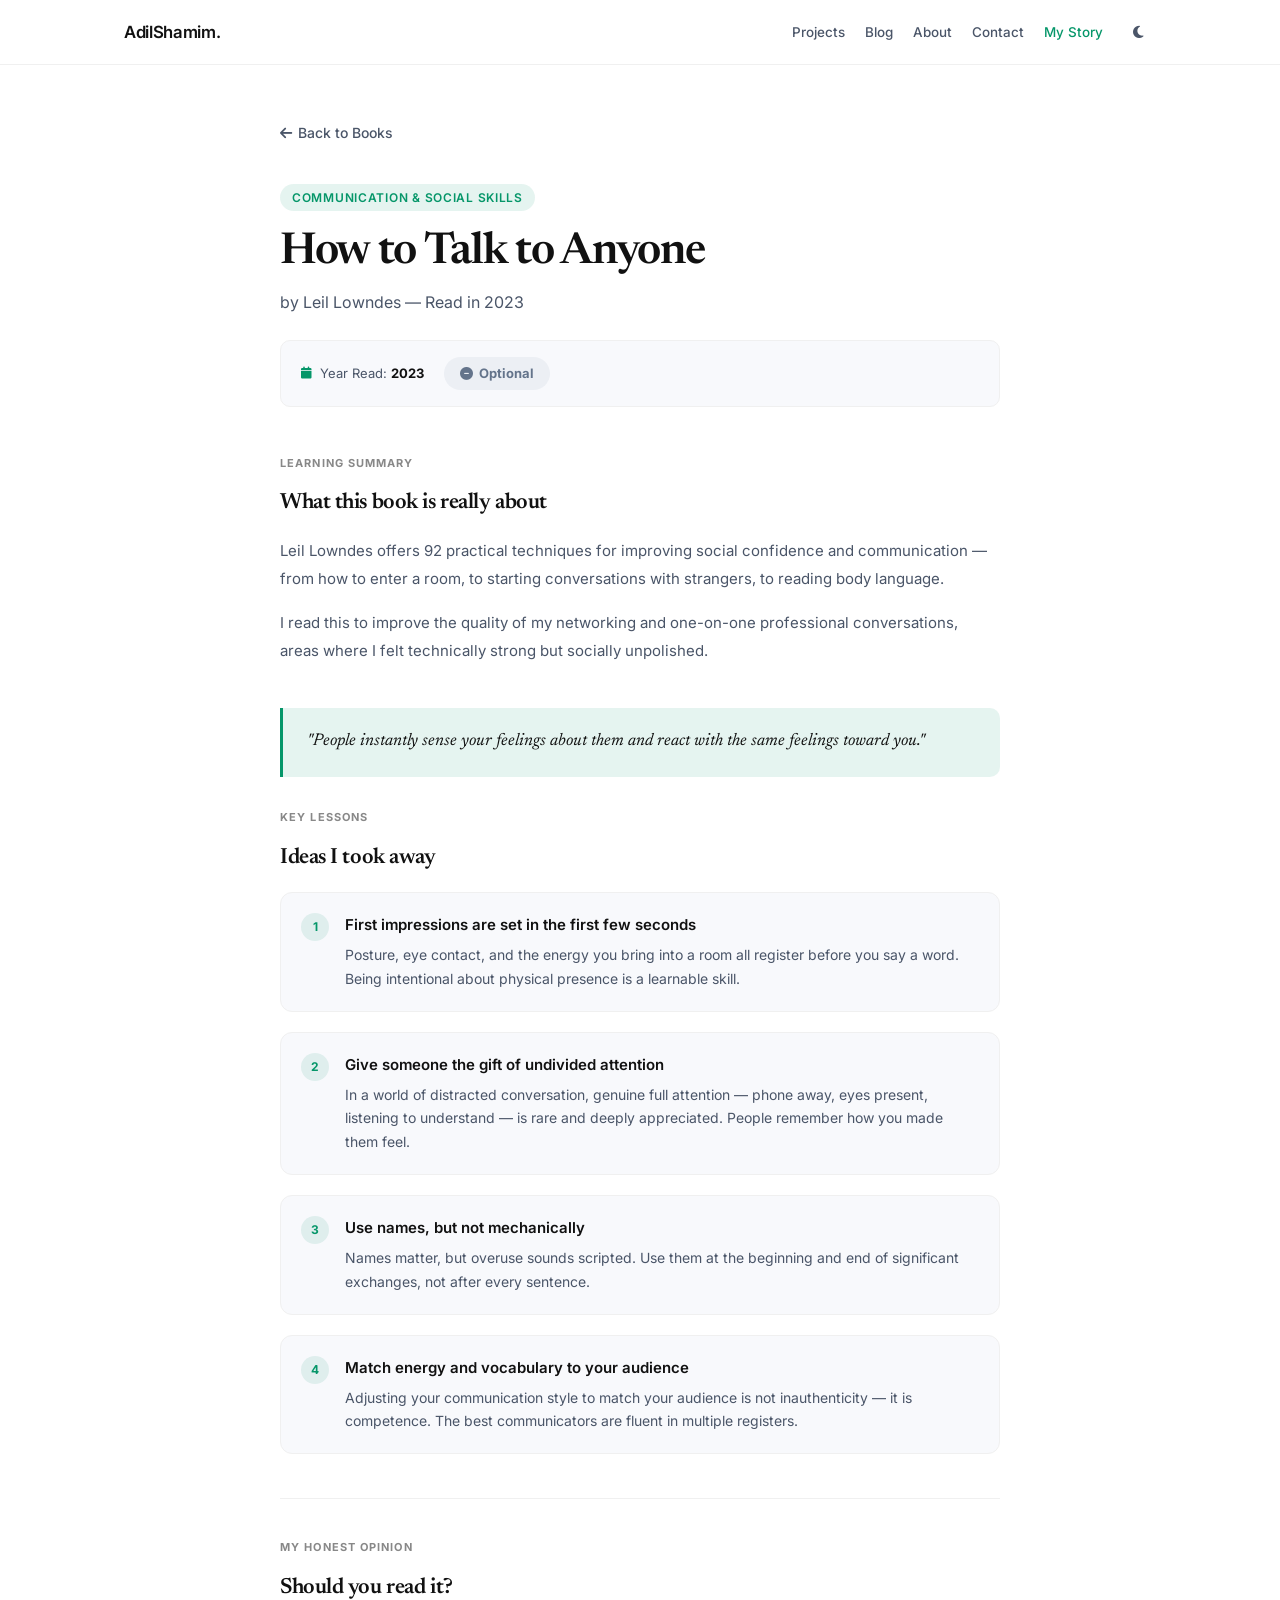
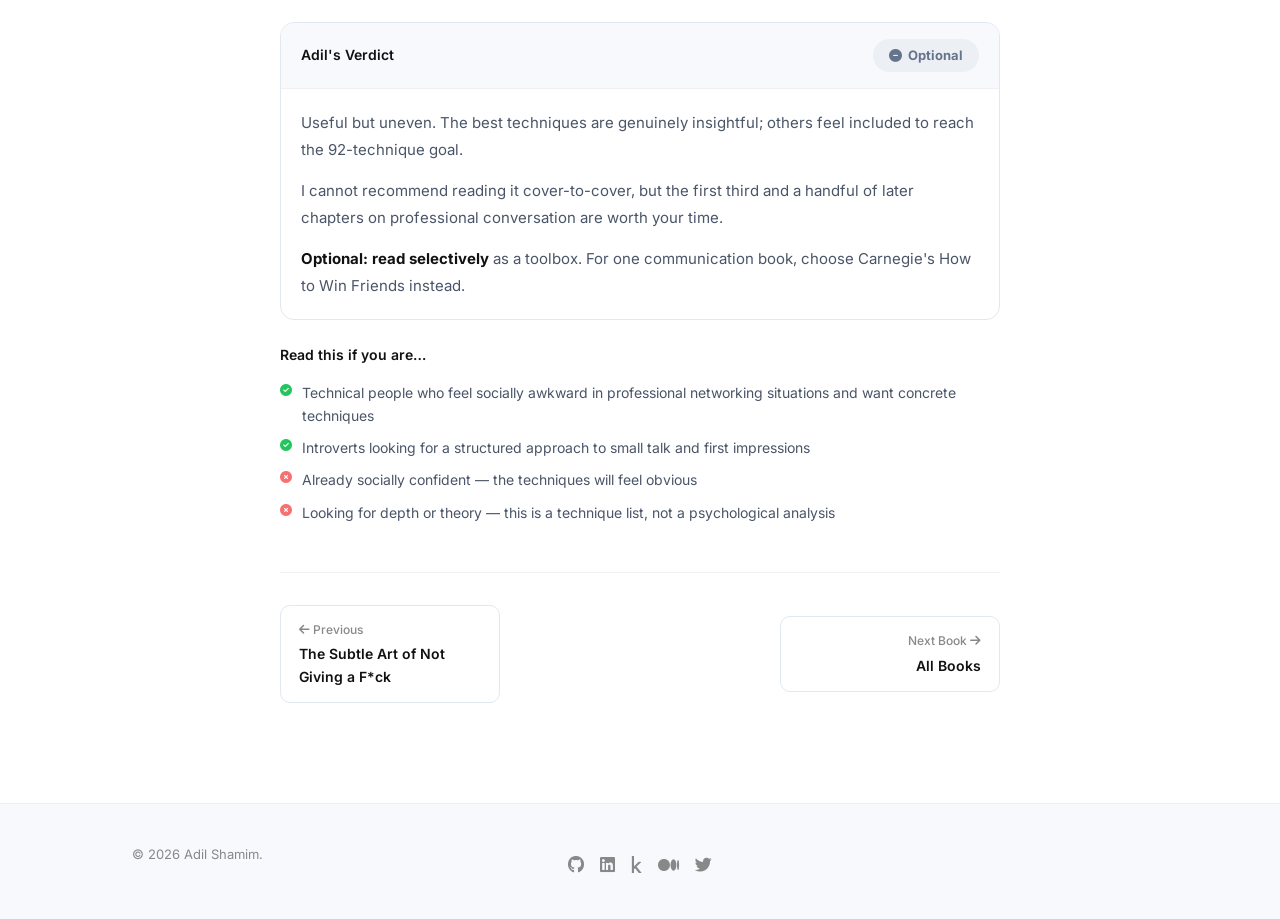
<file: books/how-to-talk-to-anyone.html>
<!DOCTYPE html>
<html lang="en">
<head>
<meta charset="UTF-8">
<meta name="viewport" content="width=device-width, initial-scale=1.0">
<title>How to Talk to Anyone - Book Notes | Adil Shamim</title>
<meta name="description" content="My notes and honest opinion on How to Talk to Anyone by Leil Lowndes.">
<meta name="author" content="Adil Shamim">
<link rel="preconnect" href="https://fonts.googleapis.com">
<link rel="preconnect" href="https://fonts.gstatic.com" crossorigin>
<link href="https://fonts.googleapis.com/css2?family=Inter:wght@300;400;500;600;700;800&amp;family=Newsreader:ital,opsz,wght@0,6..72,400;0,6..72,500;0,6..72,600;1,6..72,400&amp;display=swap" rel="stylesheet">
<link rel="stylesheet" href="https://cdnjs.cloudflare.com/ajax/libs/font-awesome/6.4.0/css/all.min.css">
<link rel="stylesheet" href="../assets/css/styles.css">
<link rel="stylesheet" href="../assets/css/chatbot.css">
<link rel="shortcut icon" href="https://www.adilshamim.me/assets/images/Adil.jpeg" type="image/x-icon">
<style>
.book-page{padding-top:120px;padding-bottom:100px}.book-page-inner{max-width:720px;margin:0 auto}.back-link{display:inline-flex;align-items:center;gap:6px;font-size:.875rem;font-weight:500;color:var(--text-secondary);margin-bottom:40px;transition:color var(--transition),gap var(--transition)}.back-link:hover{color:var(--accent);gap:10px}.book-hero{margin-bottom:48px}.book-genre-tag{display:inline-block;font-size:.75rem;font-weight:600;letter-spacing:.06em;text-transform:uppercase;color:var(--accent);background:var(--accent-light);padding:4px 12px;border-radius:20px;margin-bottom:16px}.book-page-title{font-family:'Newsreader',Georgia,serif;font-size:clamp(1.875rem,4vw,2.75rem);font-weight:600;letter-spacing:-.03em;line-height:1.2;color:var(--text);margin-bottom:10px}.book-page-author{font-size:1rem;color:var(--text-secondary);margin-bottom:24px}.book-meta-row{display:flex;flex-wrap:wrap;gap:20px;align-items:center;padding:16px 20px;background:var(--bg-secondary);border:1px solid var(--border-light);border-radius:10px}.book-meta-item{display:flex;align-items:center;gap:8px;font-size:.8125rem;color:var(--text-secondary)}.book-meta-item i{color:var(--accent);font-size:.75rem}.book-meta-item strong{color:var(--text)}.verdict-badge{display:inline-flex;align-items:center;gap:6px;font-size:.8125rem;font-weight:700;padding:6px 16px;border-radius:20px}.verdict-badge.must-read{background:rgba(34,197,94,.12);color:#16a34a}.verdict-badge.recommended{background:rgba(245,158,11,.12);color:#d97706}.verdict-badge.optional{background:rgba(148,163,184,.12);color:#64748b}[data-theme=dark] .verdict-badge.must-read{background:rgba(34,197,94,.15);color:#4ade80}[data-theme=dark] .verdict-badge.recommended{background:rgba(245,158,11,.15);color:#fbbf24}[data-theme=dark] .verdict-badge.optional{background:rgba(148,163,184,.15);color:#94a3b8}.book-section{margin-bottom:44px}.book-section-label{font-size:.6875rem;font-weight:700;letter-spacing:.1em;text-transform:uppercase;color:var(--text-tertiary);margin-bottom:14px}.book-section-heading{font-family:'Newsreader',Georgia,serif;font-size:1.375rem;font-weight:600;letter-spacing:-.02em;color:var(--text);margin-bottom:16px}.book-prose{font-size:.9375rem;line-height:1.85;color:var(--text-secondary)}.book-prose p{margin-bottom:16px}.book-prose p:last-child{margin-bottom:0}.book-prose strong{color:var(--text);font-weight:600}.lessons-list{display:flex;flex-direction:column;gap:20px}.lesson-item{display:flex;gap:16px;padding:20px;background:var(--bg-secondary);border:1px solid var(--border-light);border-radius:12px;transition:border-color var(--transition),box-shadow var(--transition)}.lesson-item:hover{border-color:var(--accent-light);box-shadow:0 4px 16px rgba(47,143,107,.08)}.lesson-number{flex-shrink:0;width:28px;height:28px;border-radius:50%;background:var(--accent-light);color:var(--accent);font-size:.75rem;font-weight:700;display:flex;align-items:center;justify-content:center}.lesson-content{flex:1}.lesson-title{font-size:.9375rem;font-weight:600;color:var(--text);margin-bottom:6px}.lesson-desc{font-size:.875rem;line-height:1.7;color:var(--text-secondary)}.book-quote{border-left:3px solid var(--accent);padding:20px 20px 20px 24px;background:var(--accent-light);border-radius:0 10px 10px 0;margin:32px 0;font-family:'Newsreader',Georgia,serif;font-style:italic;font-size:1.0625rem;line-height:1.7;color:var(--text)}.verdict-box{border:1px solid var(--border);border-radius:14px;overflow:hidden}.verdict-box-header{padding:16px 20px;background:var(--bg-secondary);border-bottom:1px solid var(--border-light);display:flex;align-items:center;justify-content:space-between;gap:12px}.verdict-box-title{font-size:.875rem;font-weight:600;color:var(--text)}.verdict-box-body{padding:20px}.verdict-box-body p{font-size:.9375rem;line-height:1.8;color:var(--text-secondary);margin-bottom:14px}.verdict-box-body p:last-child{margin-bottom:0}.verdict-box-body strong{color:var(--text)}.read-for-list{display:flex;flex-direction:column;gap:10px;margin-top:16px}.read-for-item{display:flex;align-items:flex-start;gap:10px;font-size:.875rem;line-height:1.6;color:var(--text-secondary)}.read-for-item i{flex-shrink:0;margin-top:2px;font-size:.75rem}.read-for-item.yes i{color:#22c55e}.read-for-item.no i{color:#f87171}.book-divider{border:none;border-top:1px solid var(--border-light);margin:40px 0}.book-nav{display:flex;justify-content:space-between;align-items:center;gap:16px;margin-top:48px;padding-top:32px;border-top:1px solid var(--border-light)}.book-nav-link{display:flex;flex-direction:column;gap:4px;text-decoration:none;padding:14px 18px;border:1px solid var(--border);border-radius:10px;flex:1;max-width:220px;transition:all var(--transition)}.book-nav-link:hover{border-color:var(--accent);background:var(--accent-light)}.book-nav-label{font-size:.75rem;color:var(--text-tertiary);font-weight:500}.book-nav-title{font-size:.875rem;font-weight:600;color:var(--text)}.book-nav-link.next{text-align:right;margin-left:auto}@media(max-width:640px){.book-meta-row{gap:12px}.book-nav{flex-direction:column}.book-nav-link{max-width:100%;width:100%}.book-nav-link.next{text-align:left}}
</style>
</head>
<body>
<a href="#main-content" class="skip-link">Skip to main content</a>
<nav class="navbar" aria-label="Main navigation">
<div class="nav-container">
<a href="../index.html" class="nav-logo">AdilShamim.</a>
<div class="nav-right">
<ul class="nav-menu" id="primary-menu" aria-label="Primary"><li><a href='../index.html#projects' class='nav-link'>Projects</a></li><li><a href='../index.html#blog' class='nav-link'>Blog</a></li><li><a href='../index.html#about' class='nav-link'>About</a></li><li><a href='../index.html#contact' class='nav-link'>Contact</a></li><li><a href='../My_Story.html' class='nav-link active'>My Story</a></li></ul>
<button id="theme-toggle" class="theme-btn" aria-label="Switch to dark mode" aria-pressed="false"><i class="fas fa-moon"></i></button>
<button class="menu-toggle" id="mobile-menu" aria-label="Toggle navigation menu" aria-controls="primary-menu" aria-expanded="false"><span class="bar"></span><span class="bar"></span><span class="bar"></span></button>
</div></div></nav>
<main id="main-content">
<section class="section book-page"><div class="container"><div class="book-page-inner">
<a href="../My_Story.html#books" class="back-link"><i class="fas fa-arrow-left"></i> Back to Books</a>
<header class="book-hero">
<span class="book-genre-tag">Communication &amp; Social Skills</span>
<h1 class="book-page-title">How to Talk to Anyone</h1>
<p class="book-page-author">by Leil Lowndes &mdash; Read in 2023</p>
<div class="book-meta-row">
<div class="book-meta-item"><i class="fas fa-calendar"></i><span>Year Read: <strong>2023</strong></span></div>
<div class="verdict-badge optional" role="status"><i class="fas fa-minus-circle"></i> Optional</div>
</div></header>
<div class="book-section">
<p class="book-section-label">Learning Summary</p>
<h2 class="book-section-heading">What this book is really about</h2>
<div class="book-prose"><p>Leil Lowndes offers 92 practical techniques for improving social confidence and communication — from how to enter a room, to starting conversations with strangers, to reading body language.</p><p>I read this to improve the quality of my networking and one-on-one professional conversations, areas where I felt technically strong but socially unpolished.</p></div>
</div>
<blockquote class="book-quote">"People instantly sense your feelings about them and react with the same feelings toward you."</blockquote>
<div class="book-section">
<p class="book-section-label">Key Lessons</p>
<h2 class="book-section-heading">Ideas I took away</h2>
<div class="lessons-list"><div class='lesson-item reveal'><div class='lesson-number'>1</div><div class='lesson-content'><div class='lesson-title'>First impressions are set in the first few seconds</div><div class='lesson-desc'>Posture, eye contact, and the energy you bring into a room all register before you say a word. Being intentional about physical presence is a learnable skill.</div></div></div><div class='lesson-item reveal'><div class='lesson-number'>2</div><div class='lesson-content'><div class='lesson-title'>Give someone the gift of undivided attention</div><div class='lesson-desc'>In a world of distracted conversation, genuine full attention — phone away, eyes present, listening to understand — is rare and deeply appreciated. People remember how you made them feel.</div></div></div><div class='lesson-item reveal'><div class='lesson-number'>3</div><div class='lesson-content'><div class='lesson-title'>Use names, but not mechanically</div><div class='lesson-desc'>Names matter, but overuse sounds scripted. Use them at the beginning and end of significant exchanges, not after every sentence.</div></div></div><div class='lesson-item reveal'><div class='lesson-number'>4</div><div class='lesson-content'><div class='lesson-title'>Match energy and vocabulary to your audience</div><div class='lesson-desc'>Adjusting your communication style to match your audience is not inauthenticity — it is competence. The best communicators are fluent in multiple registers.</div></div></div></div>
</div>
<hr class="book-divider">
<div class="book-section">
<p class="book-section-label">My Honest Opinion</p>
<h2 class="book-section-heading">Should you read it?</h2>
<div class="verdict-box">
<div class="verdict-box-header"><span class="verdict-box-title">Adil&#39;s Verdict</span><div class="verdict-badge optional"><i class="fas fa-minus-circle"></i> Optional</div></div>
<div class="verdict-box-body"><p>Useful but uneven. The best techniques are genuinely insightful; others feel included to reach the 92-technique goal.</p><p>I cannot recommend reading it cover-to-cover, but the first third and a handful of later chapters on professional conversation are worth your time.</p><p><strong>Optional: read selectively</strong> as a toolbox. For one communication book, choose Carnegie's How to Win Friends instead.</p></div>
</div>
<div style="margin-top:24px">
<p style="font-size:.875rem;font-weight:600;color:var(--text);margin-bottom:12px">Read this if you are&hellip;</p>
<div class="read-for-list"><div class='read-for-item yes'><i class='fas fa-check-circle'></i><span>Technical people who feel socially awkward in professional networking situations and want concrete techniques</span></div><div class='read-for-item yes'><i class='fas fa-check-circle'></i><span>Introverts looking for a structured approach to small talk and first impressions</span></div><div class='read-for-item no'><i class='fas fa-times-circle'></i><span>Already socially confident — the techniques will feel obvious</span></div><div class='read-for-item no'><i class='fas fa-times-circle'></i><span>Looking for depth or theory — this is a technique list, not a psychological analysis</span></div></div>
</div></div>
<nav class="book-nav" aria-label="Book navigation">
<a href="the-subtle-art.html" class="book-nav-link"><span class="book-nav-label"><i class="fas fa-arrow-left"></i> Previous</span><span class="book-nav-title">The Subtle Art of Not Giving a F*ck</span></a>
<a href="../My_Story.html#books" class="book-nav-link next"><span class="book-nav-label">Next Book <i class="fas fa-arrow-right"></i></span><span class="book-nav-title">All Books</span></a>
</nav>
</div></div></section></main>
<footer class="footer"><div class="container"><div class="footer-content">
<p class="footer-copy">&copy; <span id="current-year"></span> Adil Shamim.</p>
<div class="footer-socials">
<a href="https://github.com/AdilShamim8" target="_blank" rel="noopener" aria-label="GitHub"><i class="fab fa-github"></i></a>
<a href="https://www.linkedin.com/in/adilshamim8" target="_blank" rel="noopener" aria-label="LinkedIn"><i class="fab fa-linkedin"></i></a>
<a href="https://www.kaggle.com/adilshamim8" target="_blank" rel="noopener" aria-label="Kaggle"><i class="fab fa-kaggle"></i></a>
<a href="https://adilshamim8.medium.com/" target="_blank" rel="noopener" aria-label="Medium"><i class="fab fa-medium"></i></a>
<a href="https://x.com/adil_shamim8" target="_blank" rel="noopener" aria-label="Twitter"><i class="fab fa-twitter"></i></a>
</div></div></div></footer>
<script src="../assets/js/script.js" defer></script>
<script src="../assets/js/chatbot.js" defer></script>
</body></html>
</file>
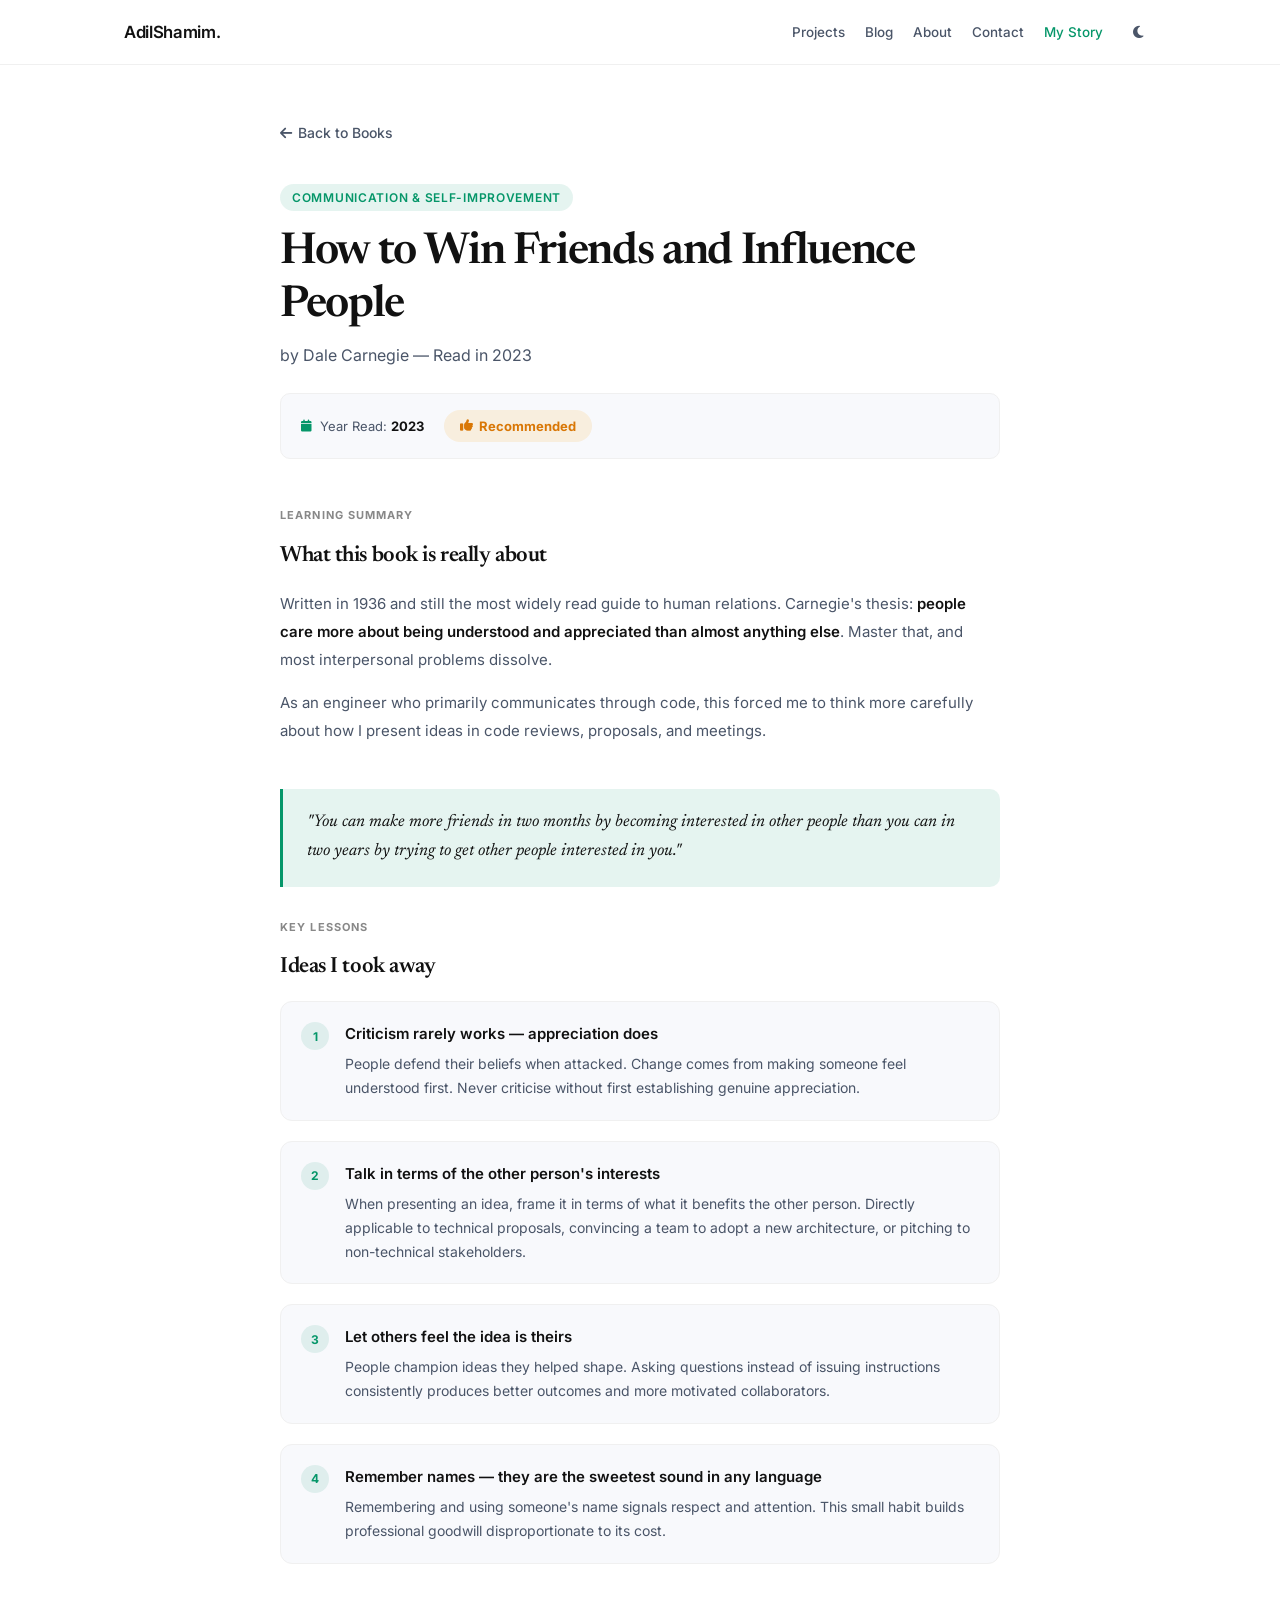
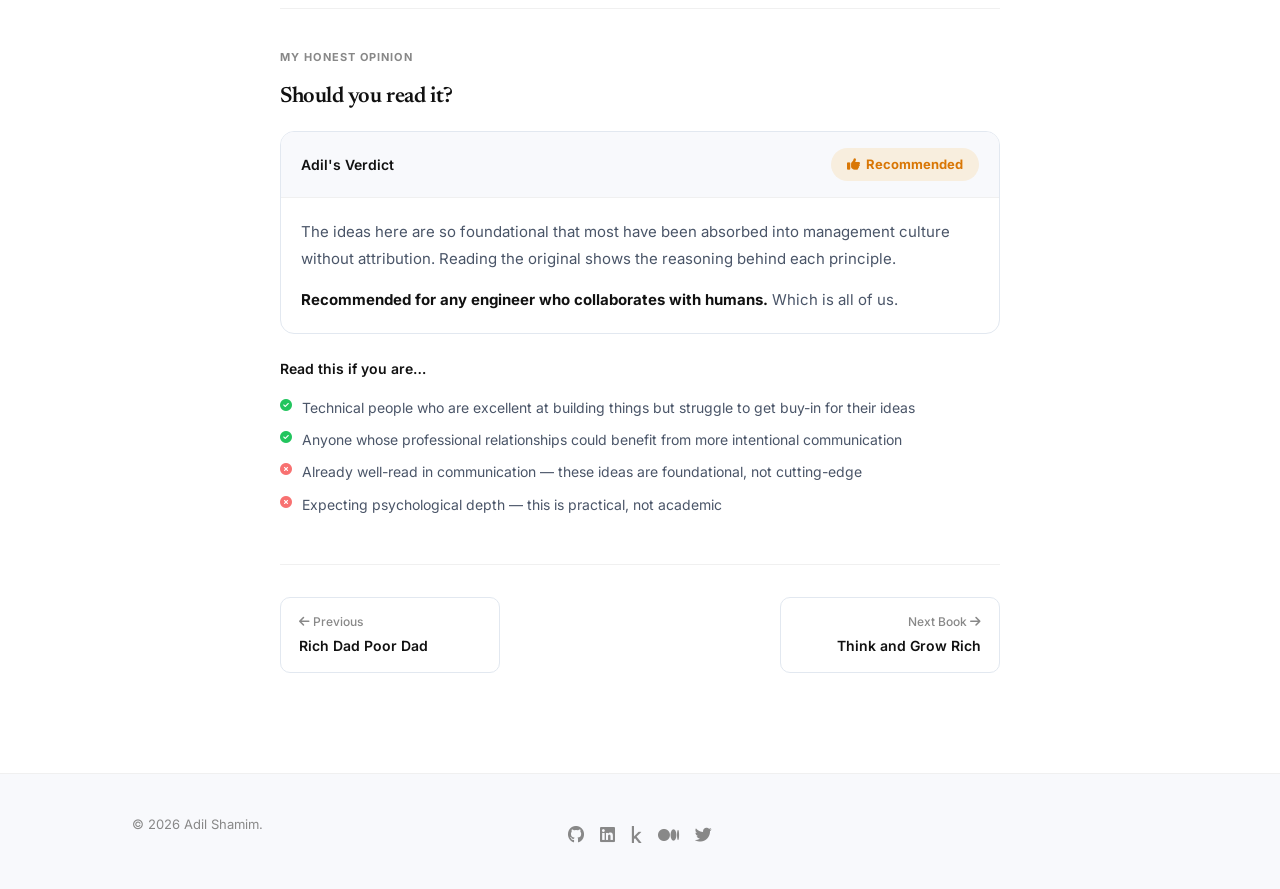
<file: books/how-to-win-friends.html>
<!DOCTYPE html>
<html lang="en">
<head>
<meta charset="UTF-8">
<meta name="viewport" content="width=device-width, initial-scale=1.0">
<title>How to Win Friends and Influence People - Book Notes | Adil Shamim</title>
<meta name="description" content="My notes and honest opinion on How to Win Friends and Influence People by Dale Carnegie.">
<meta name="author" content="Adil Shamim">
<link rel="preconnect" href="https://fonts.googleapis.com">
<link rel="preconnect" href="https://fonts.gstatic.com" crossorigin>
<link href="https://fonts.googleapis.com/css2?family=Inter:wght@300;400;500;600;700;800&amp;family=Newsreader:ital,opsz,wght@0,6..72,400;0,6..72,500;0,6..72,600;1,6..72,400&amp;display=swap" rel="stylesheet">
<link rel="stylesheet" href="https://cdnjs.cloudflare.com/ajax/libs/font-awesome/6.4.0/css/all.min.css">
<link rel="stylesheet" href="../assets/css/styles.css">
<link rel="stylesheet" href="../assets/css/chatbot.css">
<link rel="shortcut icon" href="https://www.adilshamim.me/assets/images/Adil.jpeg" type="image/x-icon">
<style>
.book-page{padding-top:120px;padding-bottom:100px}.book-page-inner{max-width:720px;margin:0 auto}.back-link{display:inline-flex;align-items:center;gap:6px;font-size:.875rem;font-weight:500;color:var(--text-secondary);margin-bottom:40px;transition:color var(--transition),gap var(--transition)}.back-link:hover{color:var(--accent);gap:10px}.book-hero{margin-bottom:48px}.book-genre-tag{display:inline-block;font-size:.75rem;font-weight:600;letter-spacing:.06em;text-transform:uppercase;color:var(--accent);background:var(--accent-light);padding:4px 12px;border-radius:20px;margin-bottom:16px}.book-page-title{font-family:'Newsreader',Georgia,serif;font-size:clamp(1.875rem,4vw,2.75rem);font-weight:600;letter-spacing:-.03em;line-height:1.2;color:var(--text);margin-bottom:10px}.book-page-author{font-size:1rem;color:var(--text-secondary);margin-bottom:24px}.book-meta-row{display:flex;flex-wrap:wrap;gap:20px;align-items:center;padding:16px 20px;background:var(--bg-secondary);border:1px solid var(--border-light);border-radius:10px}.book-meta-item{display:flex;align-items:center;gap:8px;font-size:.8125rem;color:var(--text-secondary)}.book-meta-item i{color:var(--accent);font-size:.75rem}.book-meta-item strong{color:var(--text)}.verdict-badge{display:inline-flex;align-items:center;gap:6px;font-size:.8125rem;font-weight:700;padding:6px 16px;border-radius:20px}.verdict-badge.must-read{background:rgba(34,197,94,.12);color:#16a34a}.verdict-badge.recommended{background:rgba(245,158,11,.12);color:#d97706}.verdict-badge.optional{background:rgba(148,163,184,.12);color:#64748b}[data-theme=dark] .verdict-badge.must-read{background:rgba(34,197,94,.15);color:#4ade80}[data-theme=dark] .verdict-badge.recommended{background:rgba(245,158,11,.15);color:#fbbf24}[data-theme=dark] .verdict-badge.optional{background:rgba(148,163,184,.15);color:#94a3b8}.book-section{margin-bottom:44px}.book-section-label{font-size:.6875rem;font-weight:700;letter-spacing:.1em;text-transform:uppercase;color:var(--text-tertiary);margin-bottom:14px}.book-section-heading{font-family:'Newsreader',Georgia,serif;font-size:1.375rem;font-weight:600;letter-spacing:-.02em;color:var(--text);margin-bottom:16px}.book-prose{font-size:.9375rem;line-height:1.85;color:var(--text-secondary)}.book-prose p{margin-bottom:16px}.book-prose p:last-child{margin-bottom:0}.book-prose strong{color:var(--text);font-weight:600}.lessons-list{display:flex;flex-direction:column;gap:20px}.lesson-item{display:flex;gap:16px;padding:20px;background:var(--bg-secondary);border:1px solid var(--border-light);border-radius:12px;transition:border-color var(--transition),box-shadow var(--transition)}.lesson-item:hover{border-color:var(--accent-light);box-shadow:0 4px 16px rgba(47,143,107,.08)}.lesson-number{flex-shrink:0;width:28px;height:28px;border-radius:50%;background:var(--accent-light);color:var(--accent);font-size:.75rem;font-weight:700;display:flex;align-items:center;justify-content:center}.lesson-content{flex:1}.lesson-title{font-size:.9375rem;font-weight:600;color:var(--text);margin-bottom:6px}.lesson-desc{font-size:.875rem;line-height:1.7;color:var(--text-secondary)}.book-quote{border-left:3px solid var(--accent);padding:20px 20px 20px 24px;background:var(--accent-light);border-radius:0 10px 10px 0;margin:32px 0;font-family:'Newsreader',Georgia,serif;font-style:italic;font-size:1.0625rem;line-height:1.7;color:var(--text)}.verdict-box{border:1px solid var(--border);border-radius:14px;overflow:hidden}.verdict-box-header{padding:16px 20px;background:var(--bg-secondary);border-bottom:1px solid var(--border-light);display:flex;align-items:center;justify-content:space-between;gap:12px}.verdict-box-title{font-size:.875rem;font-weight:600;color:var(--text)}.verdict-box-body{padding:20px}.verdict-box-body p{font-size:.9375rem;line-height:1.8;color:var(--text-secondary);margin-bottom:14px}.verdict-box-body p:last-child{margin-bottom:0}.verdict-box-body strong{color:var(--text)}.read-for-list{display:flex;flex-direction:column;gap:10px;margin-top:16px}.read-for-item{display:flex;align-items:flex-start;gap:10px;font-size:.875rem;line-height:1.6;color:var(--text-secondary)}.read-for-item i{flex-shrink:0;margin-top:2px;font-size:.75rem}.read-for-item.yes i{color:#22c55e}.read-for-item.no i{color:#f87171}.book-divider{border:none;border-top:1px solid var(--border-light);margin:40px 0}.book-nav{display:flex;justify-content:space-between;align-items:center;gap:16px;margin-top:48px;padding-top:32px;border-top:1px solid var(--border-light)}.book-nav-link{display:flex;flex-direction:column;gap:4px;text-decoration:none;padding:14px 18px;border:1px solid var(--border);border-radius:10px;flex:1;max-width:220px;transition:all var(--transition)}.book-nav-link:hover{border-color:var(--accent);background:var(--accent-light)}.book-nav-label{font-size:.75rem;color:var(--text-tertiary);font-weight:500}.book-nav-title{font-size:.875rem;font-weight:600;color:var(--text)}.book-nav-link.next{text-align:right;margin-left:auto}@media(max-width:640px){.book-meta-row{gap:12px}.book-nav{flex-direction:column}.book-nav-link{max-width:100%;width:100%}.book-nav-link.next{text-align:left}}
</style>
</head>
<body>
<a href="#main-content" class="skip-link">Skip to main content</a>
<nav class="navbar" aria-label="Main navigation">
<div class="nav-container">
<a href="../index.html" class="nav-logo">AdilShamim.</a>
<div class="nav-right">
<ul class="nav-menu" id="primary-menu" aria-label="Primary"><li><a href='../index.html#projects' class='nav-link'>Projects</a></li><li><a href='../index.html#blog' class='nav-link'>Blog</a></li><li><a href='../index.html#about' class='nav-link'>About</a></li><li><a href='../index.html#contact' class='nav-link'>Contact</a></li><li><a href='../My_Story.html' class='nav-link active'>My Story</a></li></ul>
<button id="theme-toggle" class="theme-btn" aria-label="Switch to dark mode" aria-pressed="false"><i class="fas fa-moon"></i></button>
<button class="menu-toggle" id="mobile-menu" aria-label="Toggle navigation menu" aria-controls="primary-menu" aria-expanded="false"><span class="bar"></span><span class="bar"></span><span class="bar"></span></button>
</div></div></nav>
<main id="main-content">
<section class="section book-page"><div class="container"><div class="book-page-inner">
<a href="../My_Story.html#books" class="back-link"><i class="fas fa-arrow-left"></i> Back to Books</a>
<header class="book-hero">
<span class="book-genre-tag">Communication &amp; Self-Improvement</span>
<h1 class="book-page-title">How to Win Friends and Influence People</h1>
<p class="book-page-author">by Dale Carnegie &mdash; Read in 2023</p>
<div class="book-meta-row">
<div class="book-meta-item"><i class="fas fa-calendar"></i><span>Year Read: <strong>2023</strong></span></div>
<div class="verdict-badge recommended" role="status"><i class="fas fa-thumbs-up"></i> Recommended</div>
</div></header>
<div class="book-section">
<p class="book-section-label">Learning Summary</p>
<h2 class="book-section-heading">What this book is really about</h2>
<div class="book-prose"><p>Written in 1936 and still the most widely read guide to human relations. Carnegie's thesis: <strong>people care more about being understood and appreciated than almost anything else</strong>. Master that, and most interpersonal problems dissolve.</p><p>As an engineer who primarily communicates through code, this forced me to think more carefully about how I present ideas in code reviews, proposals, and meetings.</p></div>
</div>
<blockquote class="book-quote">"You can make more friends in two months by becoming interested in other people than you can in two years by trying to get other people interested in you."</blockquote>
<div class="book-section">
<p class="book-section-label">Key Lessons</p>
<h2 class="book-section-heading">Ideas I took away</h2>
<div class="lessons-list"><div class='lesson-item reveal'><div class='lesson-number'>1</div><div class='lesson-content'><div class='lesson-title'>Criticism rarely works — appreciation does</div><div class='lesson-desc'>People defend their beliefs when attacked. Change comes from making someone feel understood first. Never criticise without first establishing genuine appreciation.</div></div></div><div class='lesson-item reveal'><div class='lesson-number'>2</div><div class='lesson-content'><div class='lesson-title'>Talk in terms of the other person's interests</div><div class='lesson-desc'>When presenting an idea, frame it in terms of what it benefits the other person. Directly applicable to technical proposals, convincing a team to adopt a new architecture, or pitching to non-technical stakeholders.</div></div></div><div class='lesson-item reveal'><div class='lesson-number'>3</div><div class='lesson-content'><div class='lesson-title'>Let others feel the idea is theirs</div><div class='lesson-desc'>People champion ideas they helped shape. Asking questions instead of issuing instructions consistently produces better outcomes and more motivated collaborators.</div></div></div><div class='lesson-item reveal'><div class='lesson-number'>4</div><div class='lesson-content'><div class='lesson-title'>Remember names — they are the sweetest sound in any language</div><div class='lesson-desc'>Remembering and using someone's name signals respect and attention. This small habit builds professional goodwill disproportionate to its cost.</div></div></div></div>
</div>
<hr class="book-divider">
<div class="book-section">
<p class="book-section-label">My Honest Opinion</p>
<h2 class="book-section-heading">Should you read it?</h2>
<div class="verdict-box">
<div class="verdict-box-header"><span class="verdict-box-title">Adil&#39;s Verdict</span><div class="verdict-badge recommended"><i class="fas fa-thumbs-up"></i> Recommended</div></div>
<div class="verdict-box-body"><p>The ideas here are so foundational that most have been absorbed into management culture without attribution. Reading the original shows the reasoning behind each principle.</p><p><strong>Recommended for any engineer who collaborates with humans.</strong> Which is all of us.</p></div>
</div>
<div style="margin-top:24px">
<p style="font-size:.875rem;font-weight:600;color:var(--text);margin-bottom:12px">Read this if you are&hellip;</p>
<div class="read-for-list"><div class='read-for-item yes'><i class='fas fa-check-circle'></i><span>Technical people who are excellent at building things but struggle to get buy-in for their ideas</span></div><div class='read-for-item yes'><i class='fas fa-check-circle'></i><span>Anyone whose professional relationships could benefit from more intentional communication</span></div><div class='read-for-item no'><i class='fas fa-times-circle'></i><span>Already well-read in communication — these ideas are foundational, not cutting-edge</span></div><div class='read-for-item no'><i class='fas fa-times-circle'></i><span>Expecting psychological depth — this is practical, not academic</span></div></div>
</div></div>
<nav class="book-nav" aria-label="Book navigation">
<a href="rich-dad-poor-dad.html" class="book-nav-link"><span class="book-nav-label"><i class="fas fa-arrow-left"></i> Previous</span><span class="book-nav-title">Rich Dad Poor Dad</span></a>
<a href="think-and-grow-rich.html" class="book-nav-link next"><span class="book-nav-label">Next Book <i class="fas fa-arrow-right"></i></span><span class="book-nav-title">Think and Grow Rich</span></a>
</nav>
</div></div></section></main>
<footer class="footer"><div class="container"><div class="footer-content">
<p class="footer-copy">&copy; <span id="current-year"></span> Adil Shamim.</p>
<div class="footer-socials">
<a href="https://github.com/AdilShamim8" target="_blank" rel="noopener" aria-label="GitHub"><i class="fab fa-github"></i></a>
<a href="https://www.linkedin.com/in/adilshamim8" target="_blank" rel="noopener" aria-label="LinkedIn"><i class="fab fa-linkedin"></i></a>
<a href="https://www.kaggle.com/adilshamim8" target="_blank" rel="noopener" aria-label="Kaggle"><i class="fab fa-kaggle"></i></a>
<a href="https://adilshamim8.medium.com/" target="_blank" rel="noopener" aria-label="Medium"><i class="fab fa-medium"></i></a>
<a href="https://x.com/adil_shamim8" target="_blank" rel="noopener" aria-label="Twitter"><i class="fab fa-twitter"></i></a>
</div></div></div></footer>
<script src="../assets/js/script.js" defer></script>
<script src="../assets/js/chatbot.js" defer></script>
</body></html>
</file>
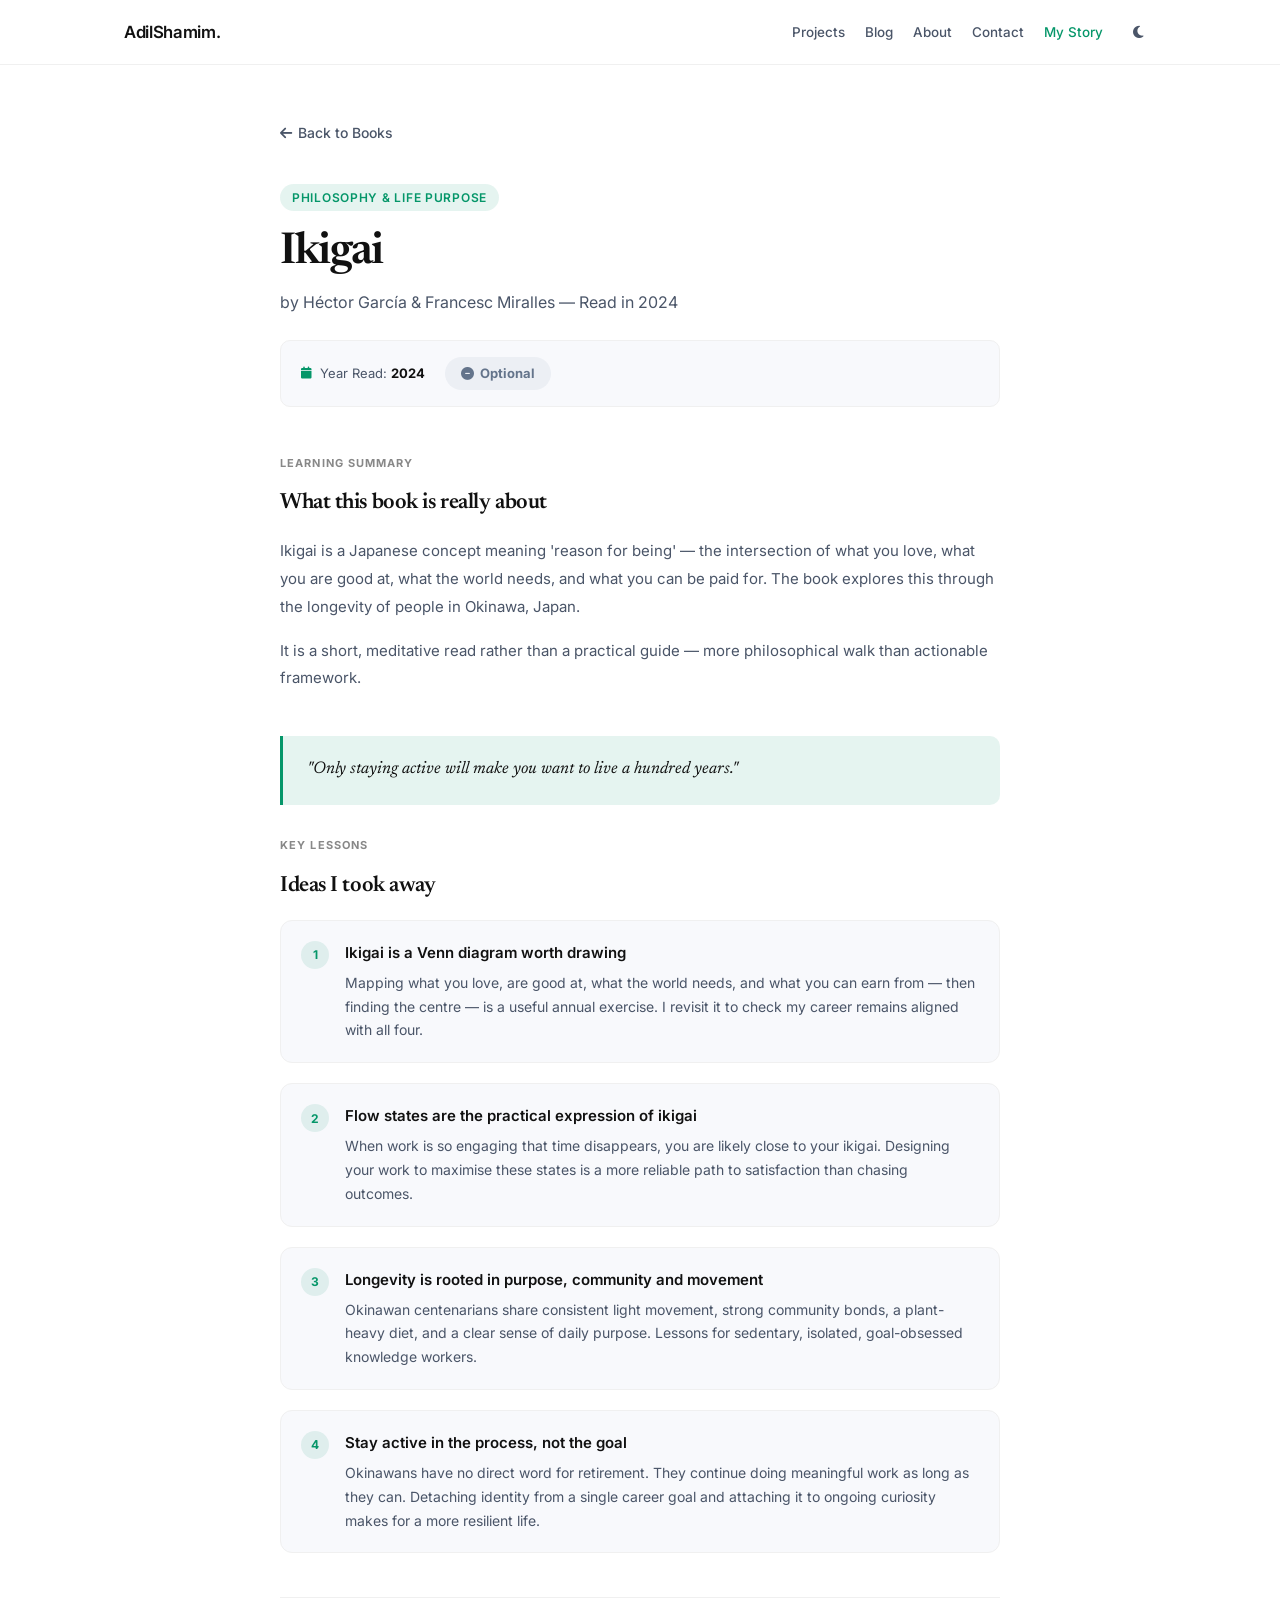
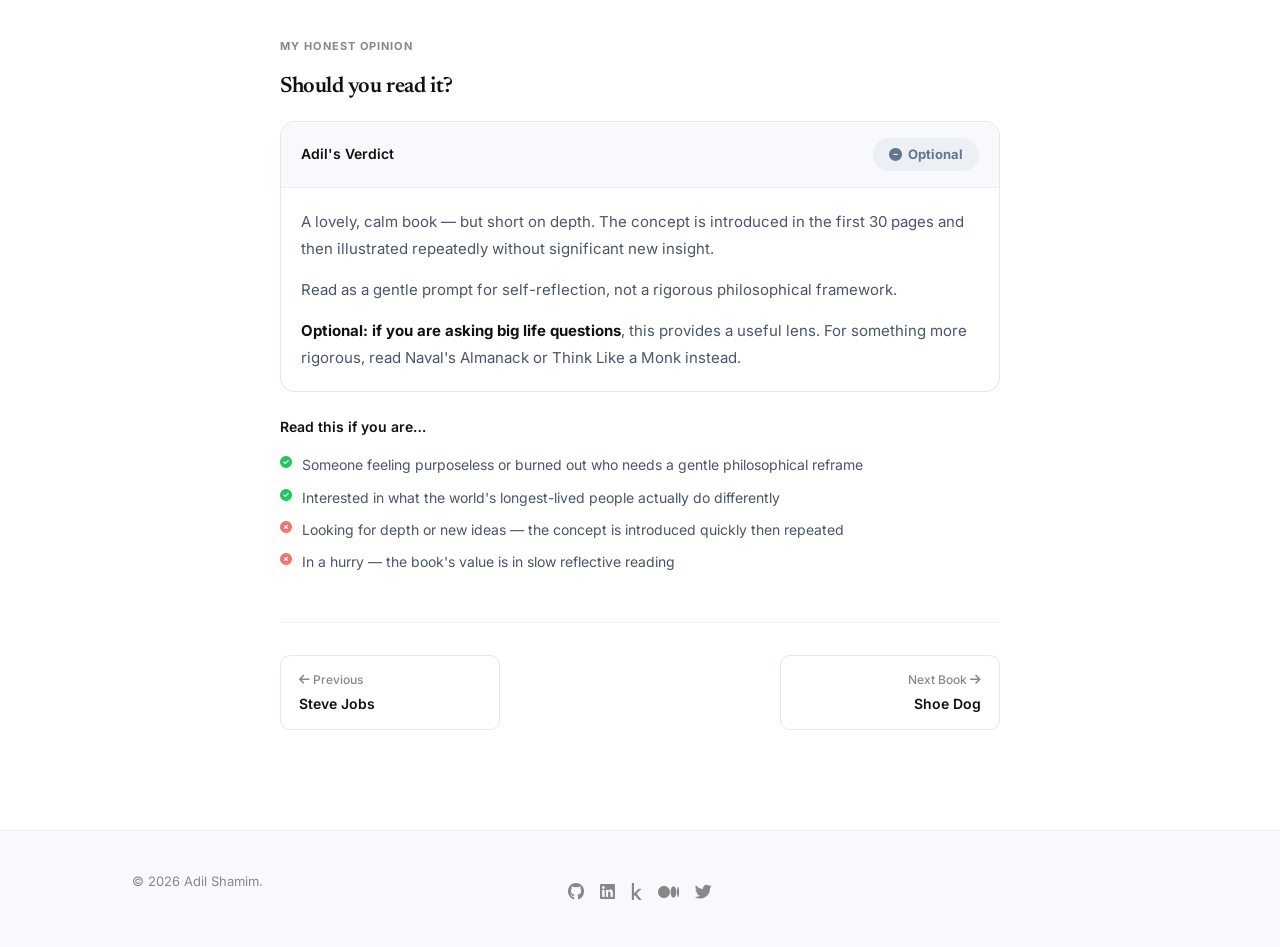
<file: books/ikigai.html>
<!DOCTYPE html>
<html lang="en">
<head>
<meta charset="UTF-8">
<meta name="viewport" content="width=device-width, initial-scale=1.0">
<title>Ikigai - Book Notes | Adil Shamim</title>
<meta name="description" content="My notes and honest opinion on Ikigai by Héctor García &amp; Francesc Miralles.">
<meta name="author" content="Adil Shamim">
<link rel="preconnect" href="https://fonts.googleapis.com">
<link rel="preconnect" href="https://fonts.gstatic.com" crossorigin>
<link href="https://fonts.googleapis.com/css2?family=Inter:wght@300;400;500;600;700;800&amp;family=Newsreader:ital,opsz,wght@0,6..72,400;0,6..72,500;0,6..72,600;1,6..72,400&amp;display=swap" rel="stylesheet">
<link rel="stylesheet" href="https://cdnjs.cloudflare.com/ajax/libs/font-awesome/6.4.0/css/all.min.css">
<link rel="stylesheet" href="../assets/css/styles.css">
<link rel="stylesheet" href="../assets/css/chatbot.css">
<link rel="shortcut icon" href="https://www.adilshamim.me/assets/images/Adil.jpeg" type="image/x-icon">
<style>
.book-page{padding-top:120px;padding-bottom:100px}.book-page-inner{max-width:720px;margin:0 auto}.back-link{display:inline-flex;align-items:center;gap:6px;font-size:.875rem;font-weight:500;color:var(--text-secondary);margin-bottom:40px;transition:color var(--transition),gap var(--transition)}.back-link:hover{color:var(--accent);gap:10px}.book-hero{margin-bottom:48px}.book-genre-tag{display:inline-block;font-size:.75rem;font-weight:600;letter-spacing:.06em;text-transform:uppercase;color:var(--accent);background:var(--accent-light);padding:4px 12px;border-radius:20px;margin-bottom:16px}.book-page-title{font-family:'Newsreader',Georgia,serif;font-size:clamp(1.875rem,4vw,2.75rem);font-weight:600;letter-spacing:-.03em;line-height:1.2;color:var(--text);margin-bottom:10px}.book-page-author{font-size:1rem;color:var(--text-secondary);margin-bottom:24px}.book-meta-row{display:flex;flex-wrap:wrap;gap:20px;align-items:center;padding:16px 20px;background:var(--bg-secondary);border:1px solid var(--border-light);border-radius:10px}.book-meta-item{display:flex;align-items:center;gap:8px;font-size:.8125rem;color:var(--text-secondary)}.book-meta-item i{color:var(--accent);font-size:.75rem}.book-meta-item strong{color:var(--text)}.verdict-badge{display:inline-flex;align-items:center;gap:6px;font-size:.8125rem;font-weight:700;padding:6px 16px;border-radius:20px}.verdict-badge.must-read{background:rgba(34,197,94,.12);color:#16a34a}.verdict-badge.recommended{background:rgba(245,158,11,.12);color:#d97706}.verdict-badge.optional{background:rgba(148,163,184,.12);color:#64748b}[data-theme=dark] .verdict-badge.must-read{background:rgba(34,197,94,.15);color:#4ade80}[data-theme=dark] .verdict-badge.recommended{background:rgba(245,158,11,.15);color:#fbbf24}[data-theme=dark] .verdict-badge.optional{background:rgba(148,163,184,.15);color:#94a3b8}.book-section{margin-bottom:44px}.book-section-label{font-size:.6875rem;font-weight:700;letter-spacing:.1em;text-transform:uppercase;color:var(--text-tertiary);margin-bottom:14px}.book-section-heading{font-family:'Newsreader',Georgia,serif;font-size:1.375rem;font-weight:600;letter-spacing:-.02em;color:var(--text);margin-bottom:16px}.book-prose{font-size:.9375rem;line-height:1.85;color:var(--text-secondary)}.book-prose p{margin-bottom:16px}.book-prose p:last-child{margin-bottom:0}.book-prose strong{color:var(--text);font-weight:600}.lessons-list{display:flex;flex-direction:column;gap:20px}.lesson-item{display:flex;gap:16px;padding:20px;background:var(--bg-secondary);border:1px solid var(--border-light);border-radius:12px;transition:border-color var(--transition),box-shadow var(--transition)}.lesson-item:hover{border-color:var(--accent-light);box-shadow:0 4px 16px rgba(47,143,107,.08)}.lesson-number{flex-shrink:0;width:28px;height:28px;border-radius:50%;background:var(--accent-light);color:var(--accent);font-size:.75rem;font-weight:700;display:flex;align-items:center;justify-content:center}.lesson-content{flex:1}.lesson-title{font-size:.9375rem;font-weight:600;color:var(--text);margin-bottom:6px}.lesson-desc{font-size:.875rem;line-height:1.7;color:var(--text-secondary)}.book-quote{border-left:3px solid var(--accent);padding:20px 20px 20px 24px;background:var(--accent-light);border-radius:0 10px 10px 0;margin:32px 0;font-family:'Newsreader',Georgia,serif;font-style:italic;font-size:1.0625rem;line-height:1.7;color:var(--text)}.verdict-box{border:1px solid var(--border);border-radius:14px;overflow:hidden}.verdict-box-header{padding:16px 20px;background:var(--bg-secondary);border-bottom:1px solid var(--border-light);display:flex;align-items:center;justify-content:space-between;gap:12px}.verdict-box-title{font-size:.875rem;font-weight:600;color:var(--text)}.verdict-box-body{padding:20px}.verdict-box-body p{font-size:.9375rem;line-height:1.8;color:var(--text-secondary);margin-bottom:14px}.verdict-box-body p:last-child{margin-bottom:0}.verdict-box-body strong{color:var(--text)}.read-for-list{display:flex;flex-direction:column;gap:10px;margin-top:16px}.read-for-item{display:flex;align-items:flex-start;gap:10px;font-size:.875rem;line-height:1.6;color:var(--text-secondary)}.read-for-item i{flex-shrink:0;margin-top:2px;font-size:.75rem}.read-for-item.yes i{color:#22c55e}.read-for-item.no i{color:#f87171}.book-divider{border:none;border-top:1px solid var(--border-light);margin:40px 0}.book-nav{display:flex;justify-content:space-between;align-items:center;gap:16px;margin-top:48px;padding-top:32px;border-top:1px solid var(--border-light)}.book-nav-link{display:flex;flex-direction:column;gap:4px;text-decoration:none;padding:14px 18px;border:1px solid var(--border);border-radius:10px;flex:1;max-width:220px;transition:all var(--transition)}.book-nav-link:hover{border-color:var(--accent);background:var(--accent-light)}.book-nav-label{font-size:.75rem;color:var(--text-tertiary);font-weight:500}.book-nav-title{font-size:.875rem;font-weight:600;color:var(--text)}.book-nav-link.next{text-align:right;margin-left:auto}@media(max-width:640px){.book-meta-row{gap:12px}.book-nav{flex-direction:column}.book-nav-link{max-width:100%;width:100%}.book-nav-link.next{text-align:left}}
</style>
</head>
<body>
<a href="#main-content" class="skip-link">Skip to main content</a>
<nav class="navbar" aria-label="Main navigation">
<div class="nav-container">
<a href="../index.html" class="nav-logo">AdilShamim.</a>
<div class="nav-right">
<ul class="nav-menu" id="primary-menu" aria-label="Primary"><li><a href='../index.html#projects' class='nav-link'>Projects</a></li><li><a href='../index.html#blog' class='nav-link'>Blog</a></li><li><a href='../index.html#about' class='nav-link'>About</a></li><li><a href='../index.html#contact' class='nav-link'>Contact</a></li><li><a href='../My_Story.html' class='nav-link active'>My Story</a></li></ul>
<button id="theme-toggle" class="theme-btn" aria-label="Switch to dark mode" aria-pressed="false"><i class="fas fa-moon"></i></button>
<button class="menu-toggle" id="mobile-menu" aria-label="Toggle navigation menu" aria-controls="primary-menu" aria-expanded="false"><span class="bar"></span><span class="bar"></span><span class="bar"></span></button>
</div></div></nav>
<main id="main-content">
<section class="section book-page"><div class="container"><div class="book-page-inner">
<a href="../My_Story.html#books" class="back-link"><i class="fas fa-arrow-left"></i> Back to Books</a>
<header class="book-hero">
<span class="book-genre-tag">Philosophy &amp; Life Purpose</span>
<h1 class="book-page-title">Ikigai</h1>
<p class="book-page-author">by Héctor García &amp; Francesc Miralles &mdash; Read in 2024</p>
<div class="book-meta-row">
<div class="book-meta-item"><i class="fas fa-calendar"></i><span>Year Read: <strong>2024</strong></span></div>
<div class="verdict-badge optional" role="status"><i class="fas fa-minus-circle"></i> Optional</div>
</div></header>
<div class="book-section">
<p class="book-section-label">Learning Summary</p>
<h2 class="book-section-heading">What this book is really about</h2>
<div class="book-prose"><p>Ikigai is a Japanese concept meaning 'reason for being' — the intersection of what you love, what you are good at, what the world needs, and what you can be paid for. The book explores this through the longevity of people in Okinawa, Japan.</p><p>It is a short, meditative read rather than a practical guide — more philosophical walk than actionable framework.</p></div>
</div>
<blockquote class="book-quote">"Only staying active will make you want to live a hundred years."</blockquote>
<div class="book-section">
<p class="book-section-label">Key Lessons</p>
<h2 class="book-section-heading">Ideas I took away</h2>
<div class="lessons-list"><div class='lesson-item reveal'><div class='lesson-number'>1</div><div class='lesson-content'><div class='lesson-title'>Ikigai is a Venn diagram worth drawing</div><div class='lesson-desc'>Mapping what you love, are good at, what the world needs, and what you can earn from — then finding the centre — is a useful annual exercise. I revisit it to check my career remains aligned with all four.</div></div></div><div class='lesson-item reveal'><div class='lesson-number'>2</div><div class='lesson-content'><div class='lesson-title'>Flow states are the practical expression of ikigai</div><div class='lesson-desc'>When work is so engaging that time disappears, you are likely close to your ikigai. Designing your work to maximise these states is a more reliable path to satisfaction than chasing outcomes.</div></div></div><div class='lesson-item reveal'><div class='lesson-number'>3</div><div class='lesson-content'><div class='lesson-title'>Longevity is rooted in purpose, community and movement</div><div class='lesson-desc'>Okinawan centenarians share consistent light movement, strong community bonds, a plant-heavy diet, and a clear sense of daily purpose. Lessons for sedentary, isolated, goal-obsessed knowledge workers.</div></div></div><div class='lesson-item reveal'><div class='lesson-number'>4</div><div class='lesson-content'><div class='lesson-title'>Stay active in the process, not the goal</div><div class='lesson-desc'>Okinawans have no direct word for retirement. They continue doing meaningful work as long as they can. Detaching identity from a single career goal and attaching it to ongoing curiosity makes for a more resilient life.</div></div></div></div>
</div>
<hr class="book-divider">
<div class="book-section">
<p class="book-section-label">My Honest Opinion</p>
<h2 class="book-section-heading">Should you read it?</h2>
<div class="verdict-box">
<div class="verdict-box-header"><span class="verdict-box-title">Adil&#39;s Verdict</span><div class="verdict-badge optional"><i class="fas fa-minus-circle"></i> Optional</div></div>
<div class="verdict-box-body"><p>A lovely, calm book — but short on depth. The concept is introduced in the first 30 pages and then illustrated repeatedly without significant new insight.</p><p>Read as a gentle prompt for self-reflection, not a rigorous philosophical framework.</p><p><strong>Optional: if you are asking big life questions</strong>, this provides a useful lens. For something more rigorous, read Naval's Almanack or Think Like a Monk instead.</p></div>
</div>
<div style="margin-top:24px">
<p style="font-size:.875rem;font-weight:600;color:var(--text);margin-bottom:12px">Read this if you are&hellip;</p>
<div class="read-for-list"><div class='read-for-item yes'><i class='fas fa-check-circle'></i><span>Someone feeling purposeless or burned out who needs a gentle philosophical reframe</span></div><div class='read-for-item yes'><i class='fas fa-check-circle'></i><span>Interested in what the world's longest-lived people actually do differently</span></div><div class='read-for-item no'><i class='fas fa-times-circle'></i><span>Looking for depth or new ideas — the concept is introduced quickly then repeated</span></div><div class='read-for-item no'><i class='fas fa-times-circle'></i><span>In a hurry — the book's value is in slow reflective reading</span></div></div>
</div></div>
<nav class="book-nav" aria-label="Book navigation">
<a href="Steve _Jobs.html" class="book-nav-link"><span class="book-nav-label"><i class="fas fa-arrow-left"></i> Previous</span><span class="book-nav-title">Steve Jobs</span></a>
<a href="shoe-dog.html" class="book-nav-link next"><span class="book-nav-label">Next Book <i class="fas fa-arrow-right"></i></span><span class="book-nav-title">Shoe Dog</span></a>
</nav>
</div></div></section></main>
<footer class="footer"><div class="container"><div class="footer-content">
<p class="footer-copy">&copy; <span id="current-year"></span> Adil Shamim.</p>
<div class="footer-socials">
<a href="https://github.com/AdilShamim8" target="_blank" rel="noopener" aria-label="GitHub"><i class="fab fa-github"></i></a>
<a href="https://www.linkedin.com/in/adilshamim8" target="_blank" rel="noopener" aria-label="LinkedIn"><i class="fab fa-linkedin"></i></a>
<a href="https://www.kaggle.com/adilshamim8" target="_blank" rel="noopener" aria-label="Kaggle"><i class="fab fa-kaggle"></i></a>
<a href="https://adilshamim8.medium.com/" target="_blank" rel="noopener" aria-label="Medium"><i class="fab fa-medium"></i></a>
<a href="https://x.com/adil_shamim8" target="_blank" rel="noopener" aria-label="Twitter"><i class="fab fa-twitter"></i></a>
</div></div></div></footer>
<script src="../assets/js/script.js" defer></script>
<script src="../assets/js/chatbot.js" defer></script>
</body></html>
</file>
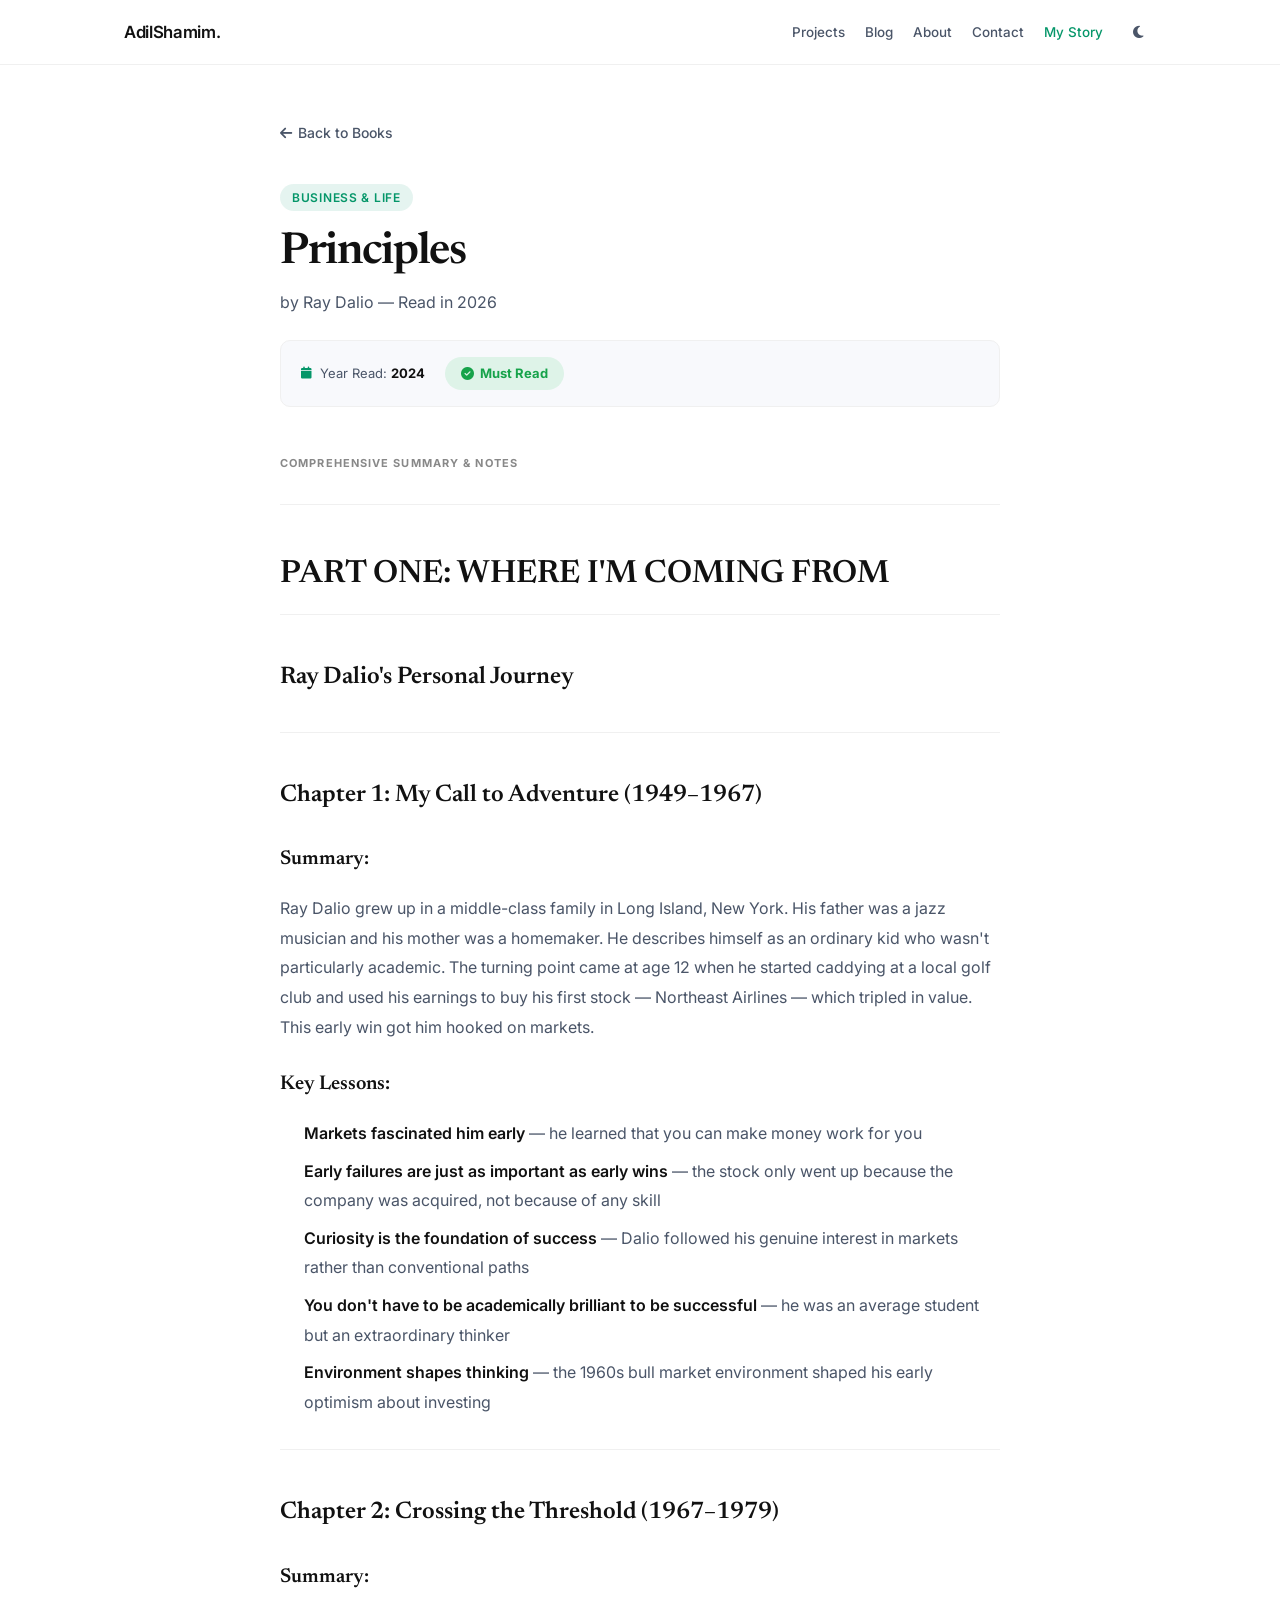
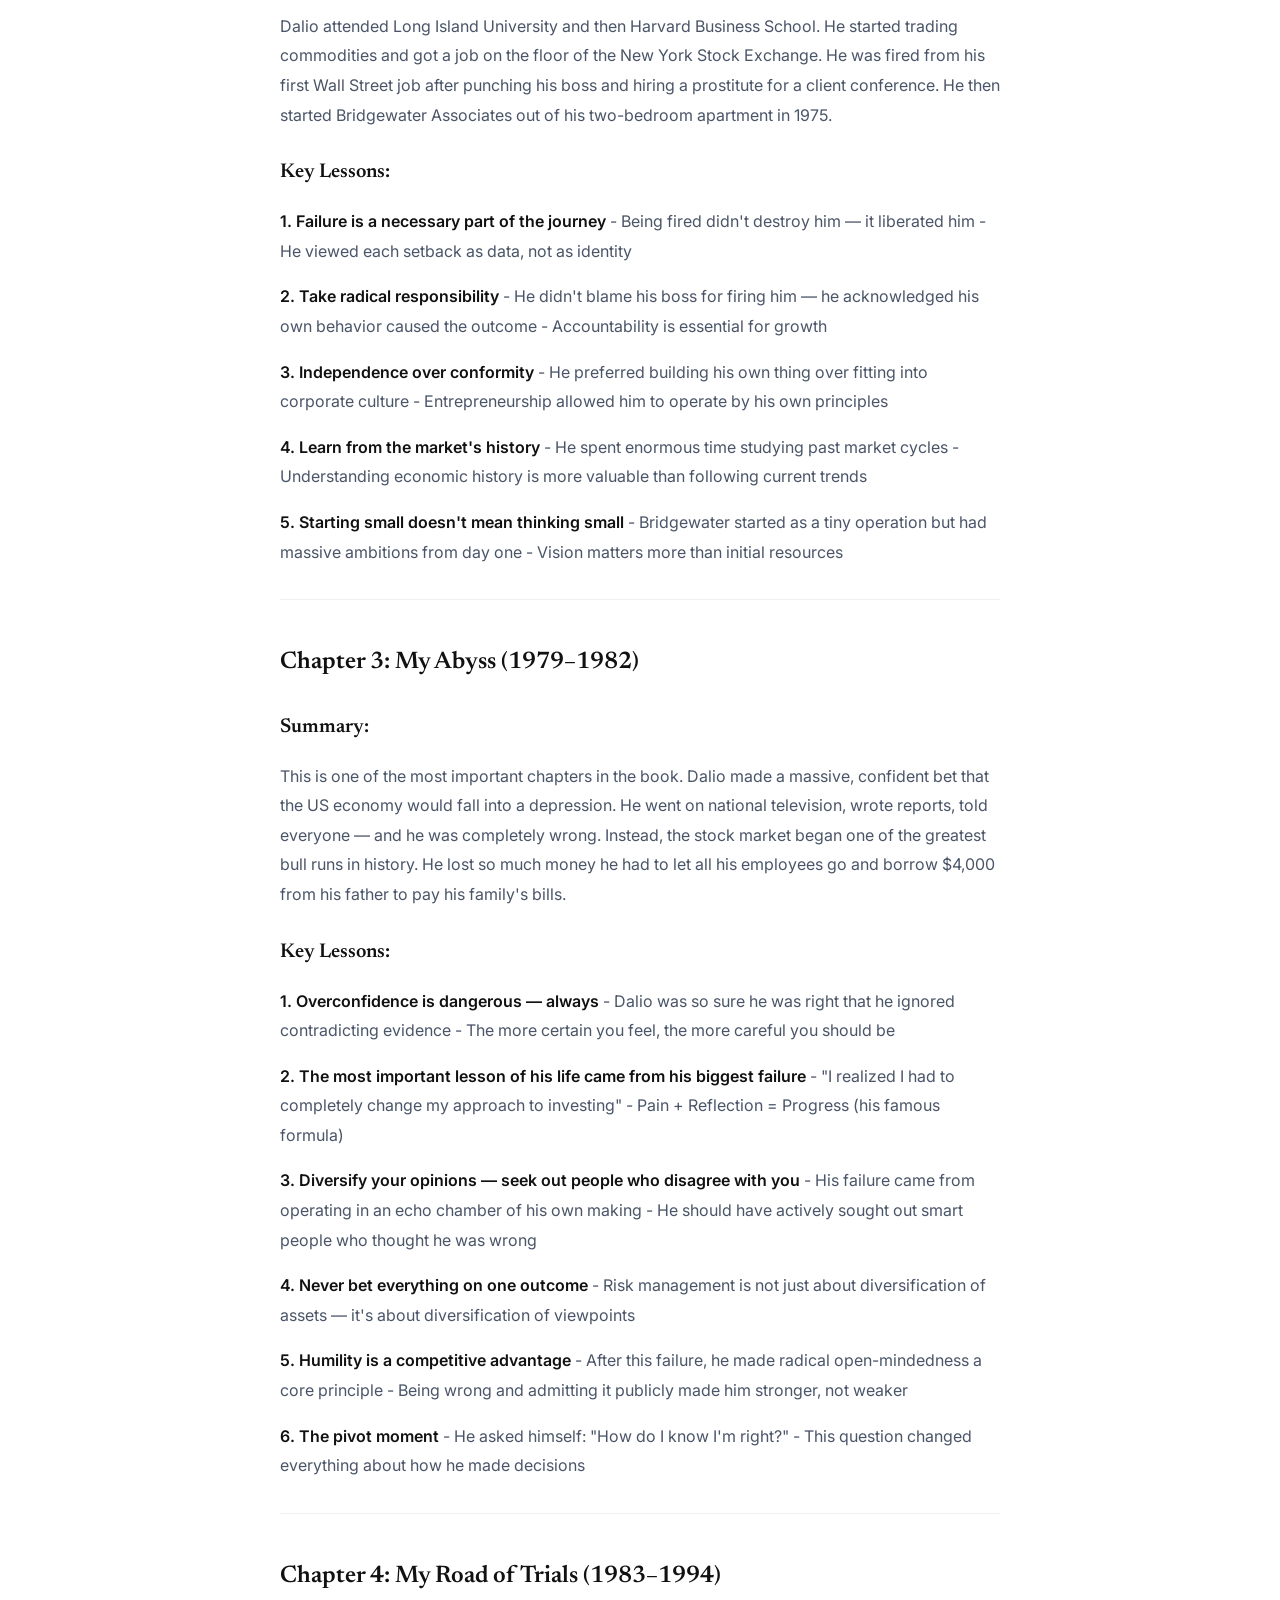
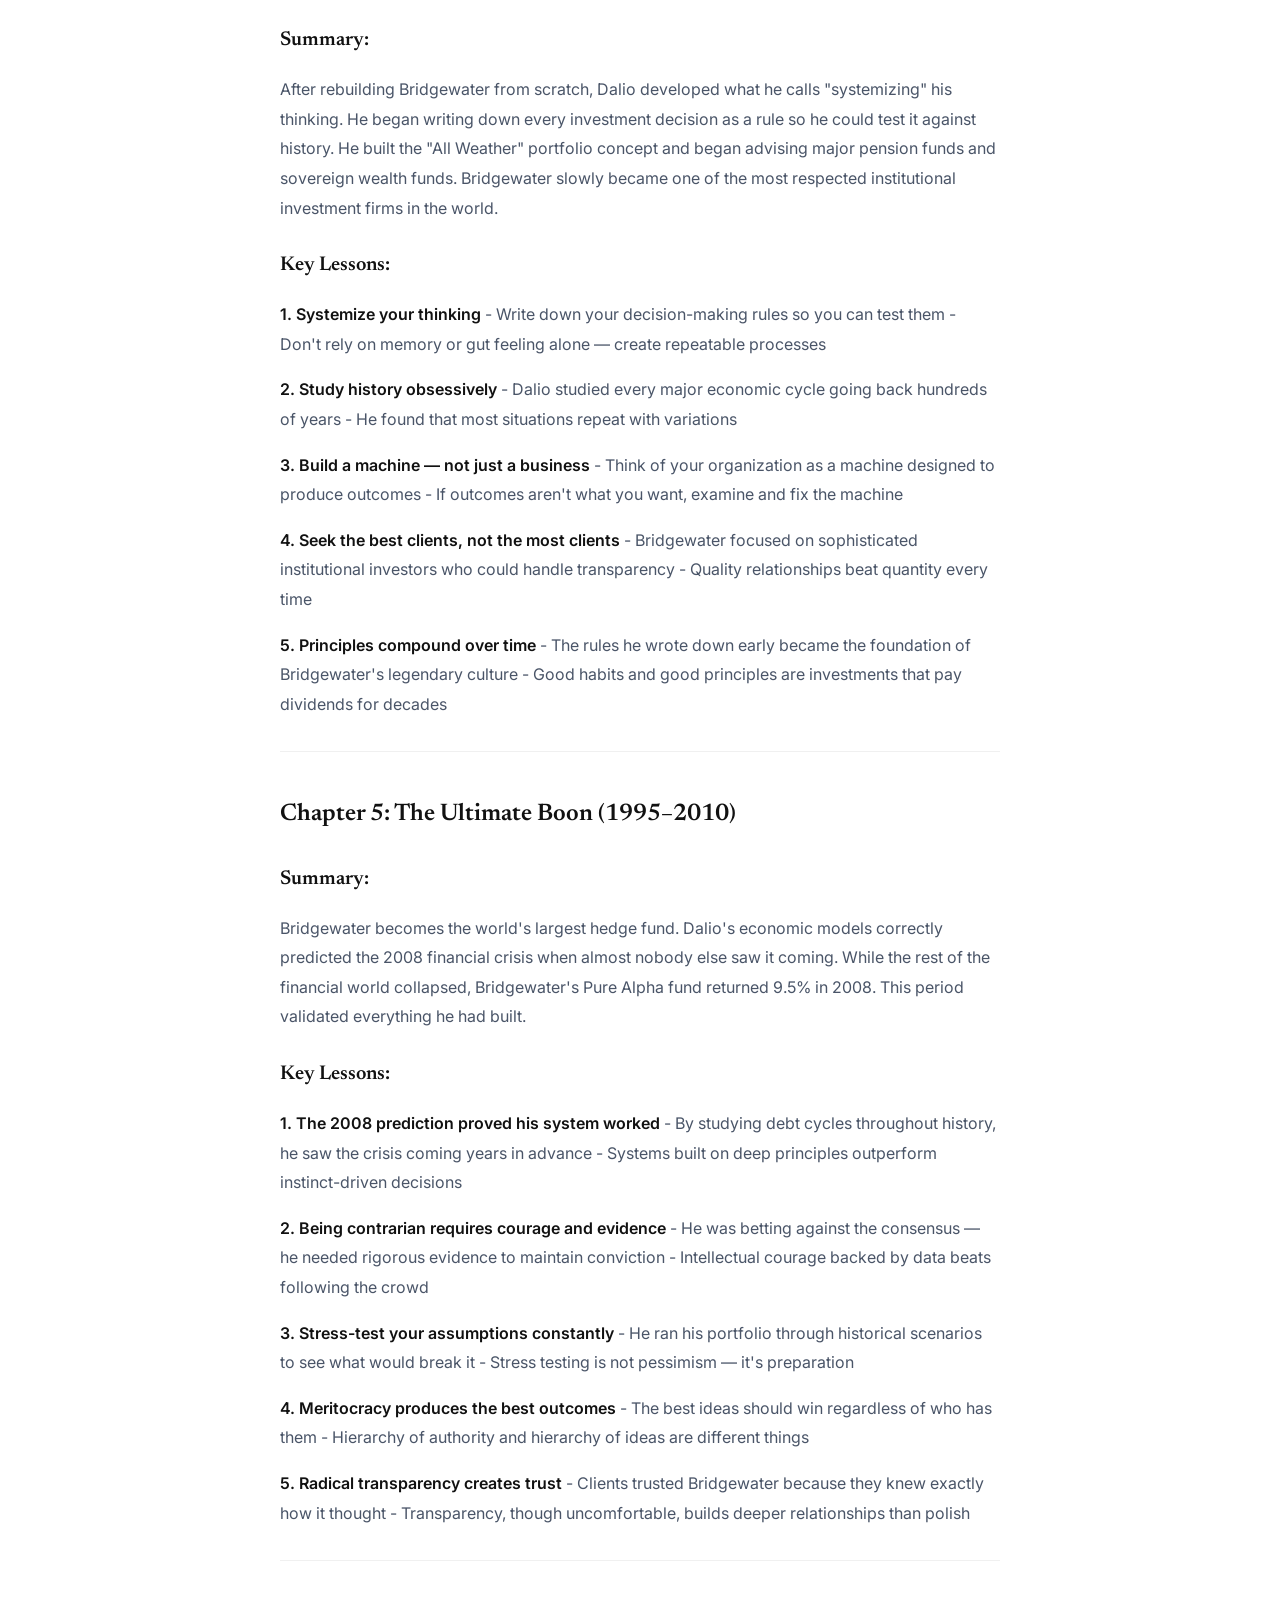
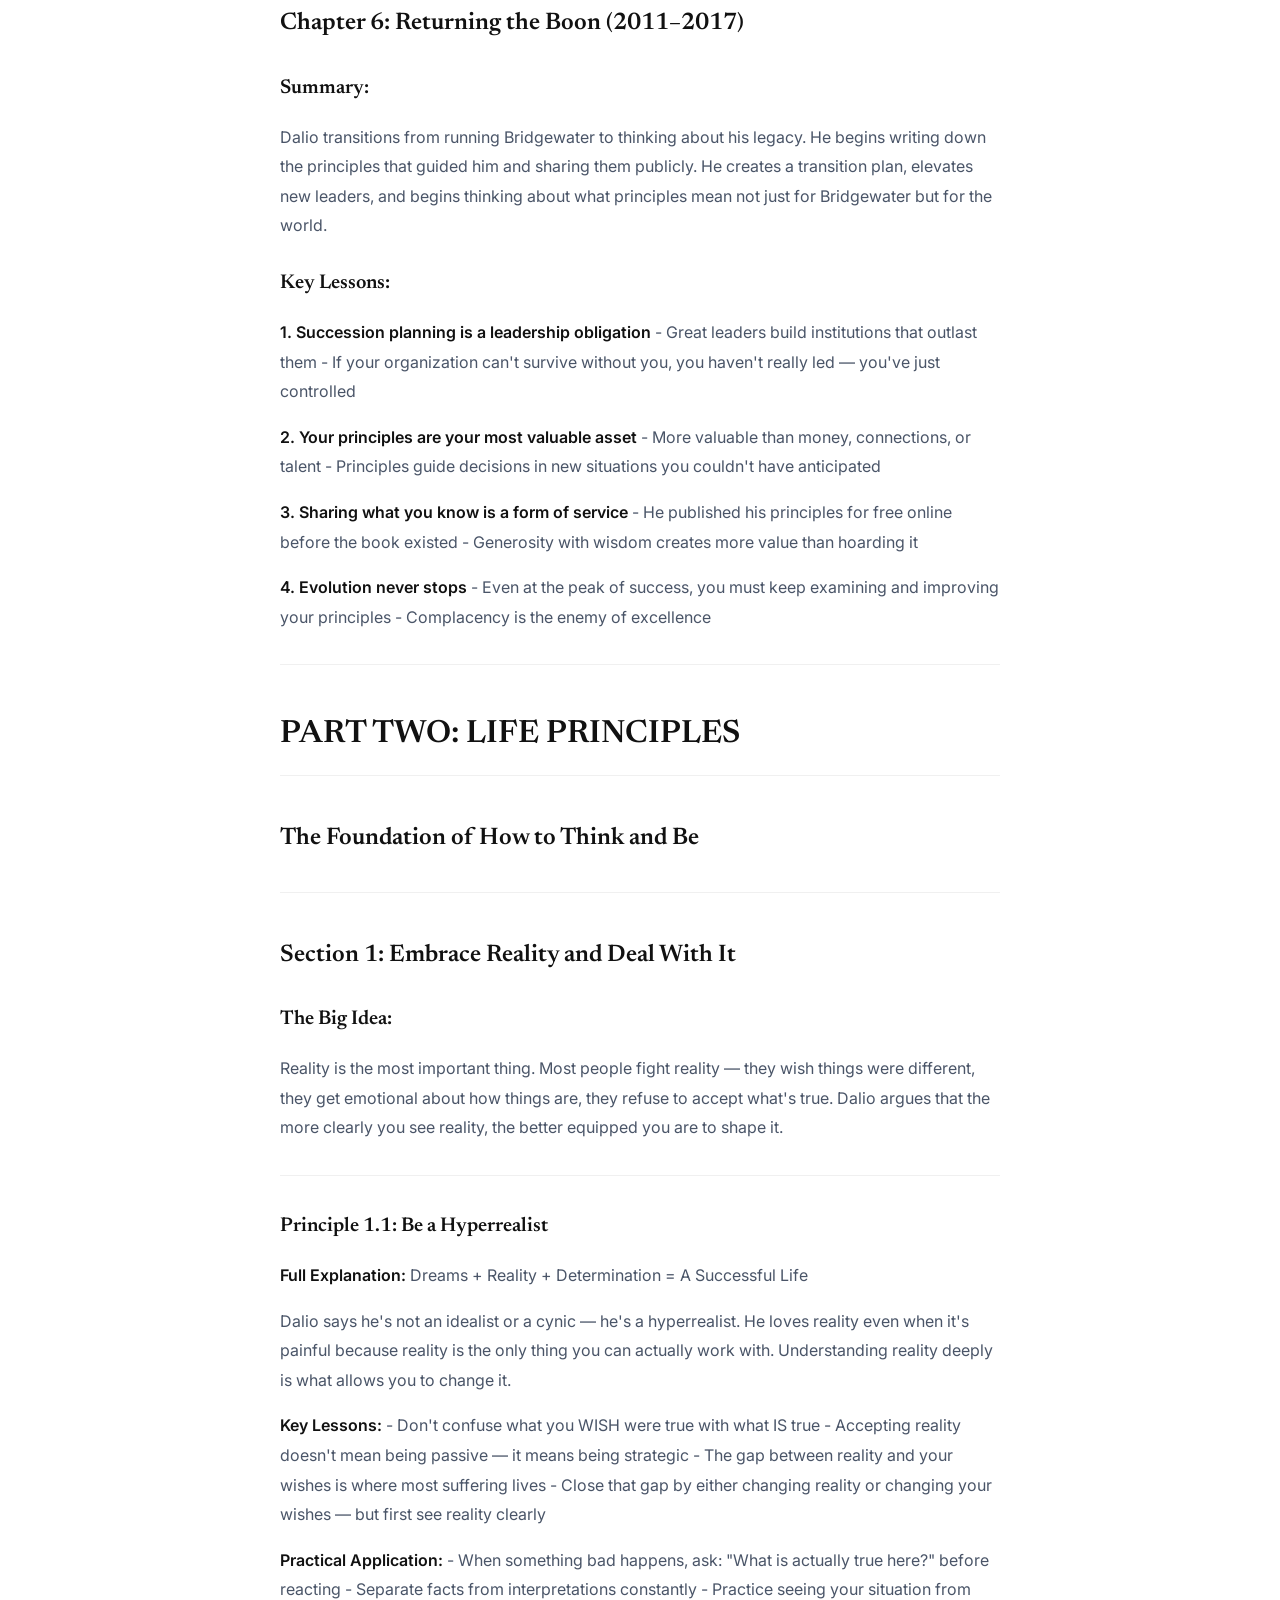
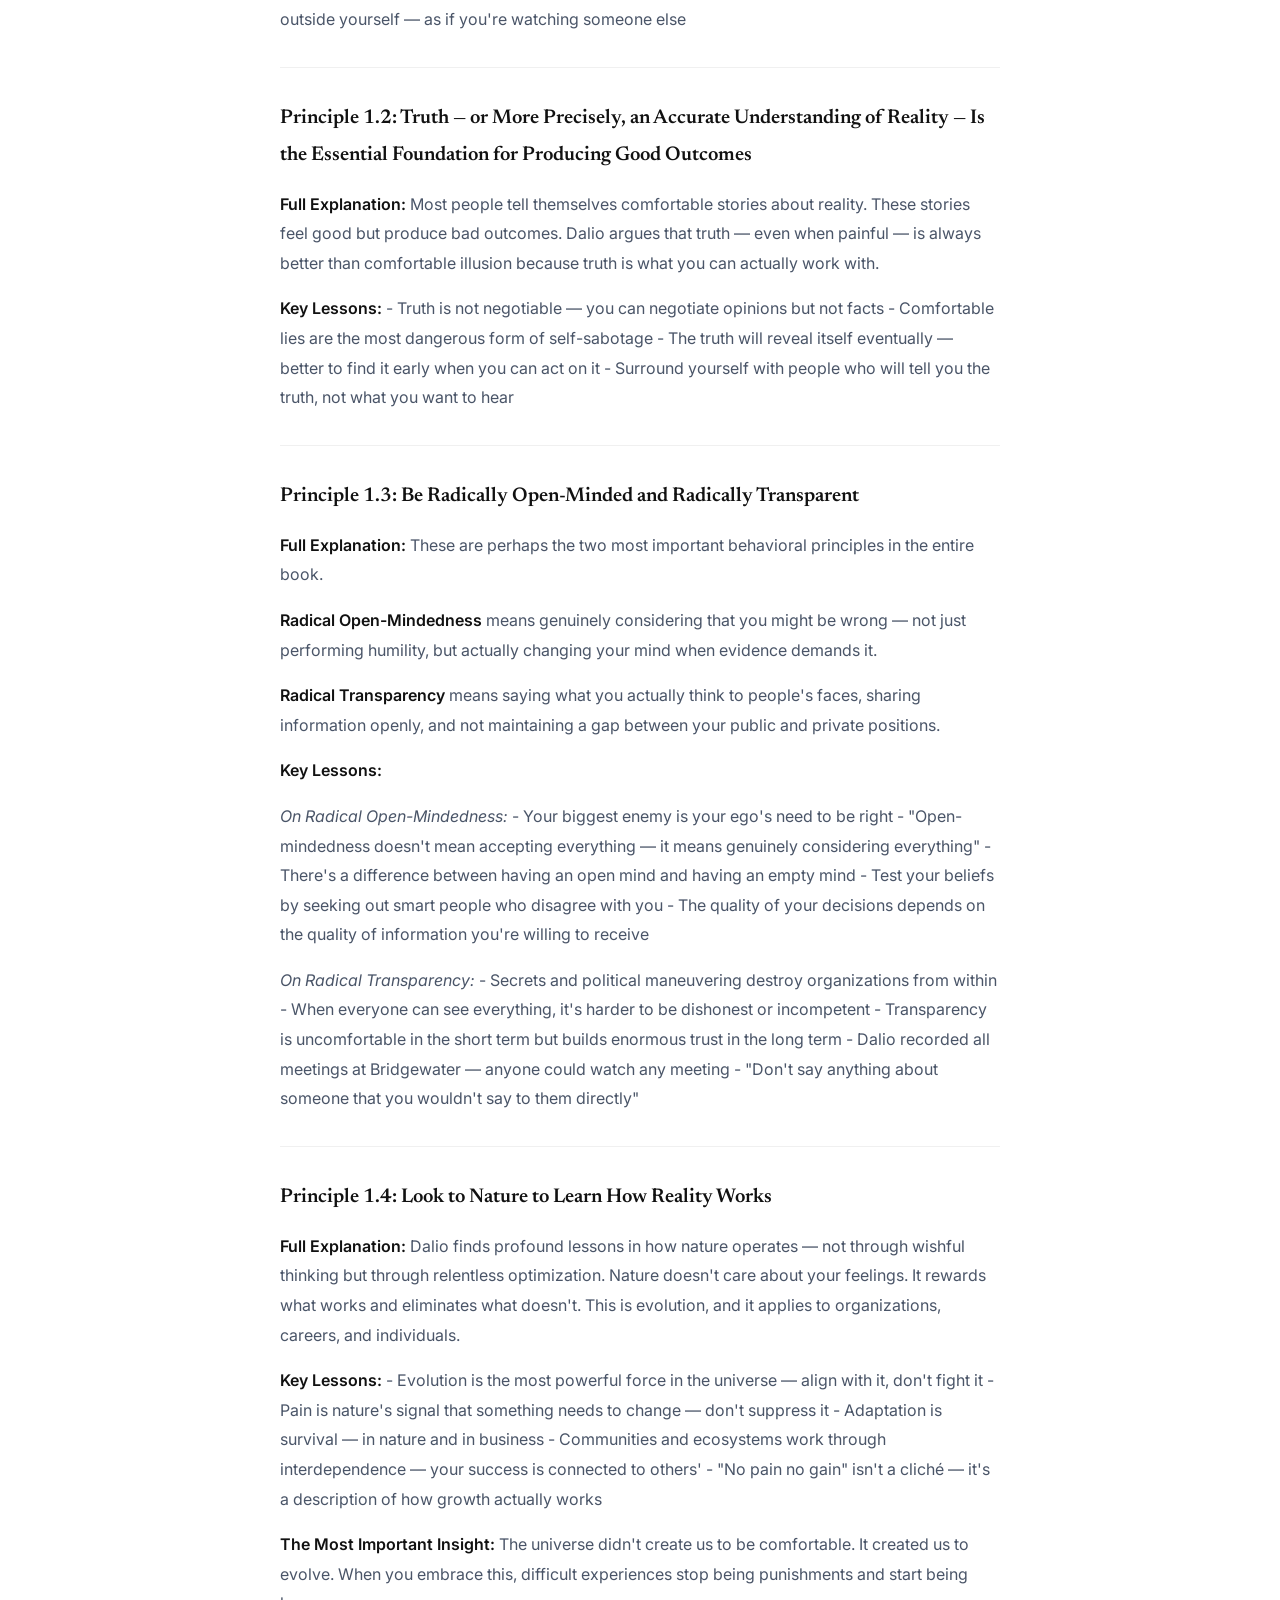
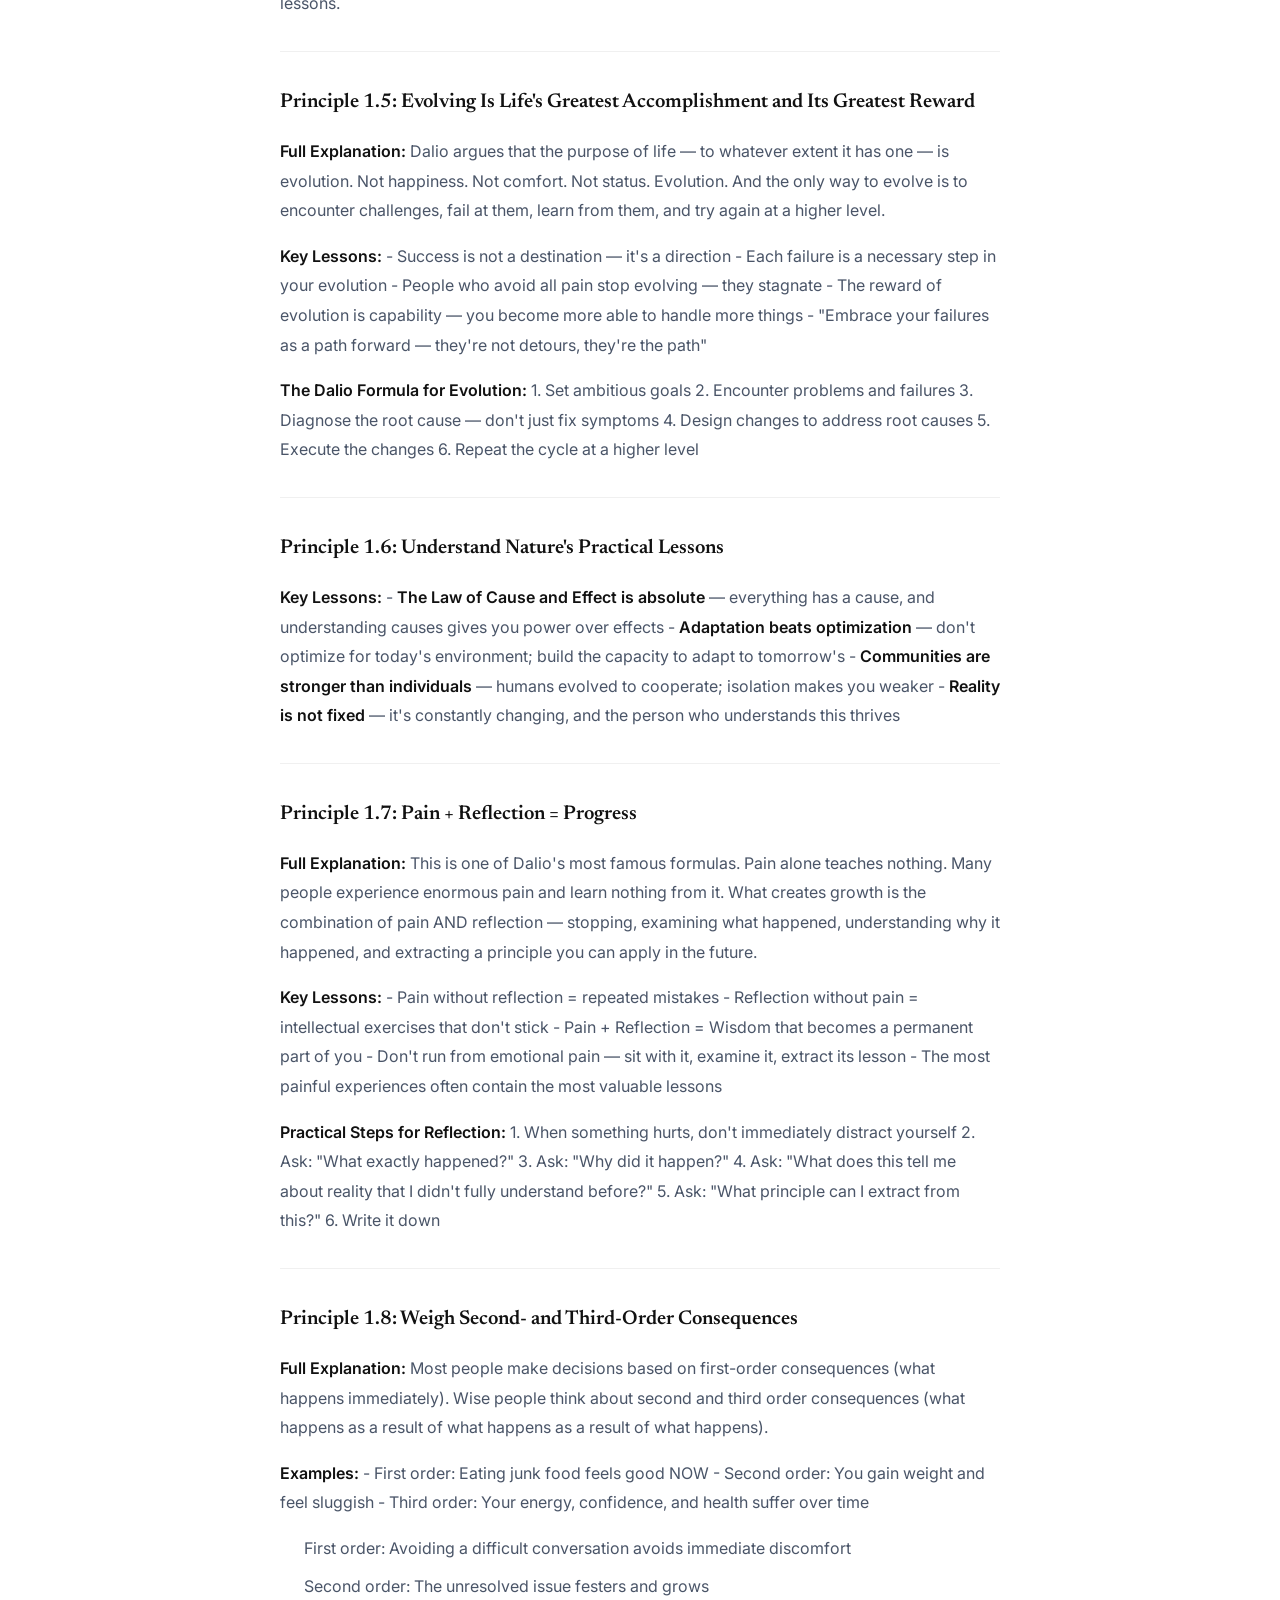
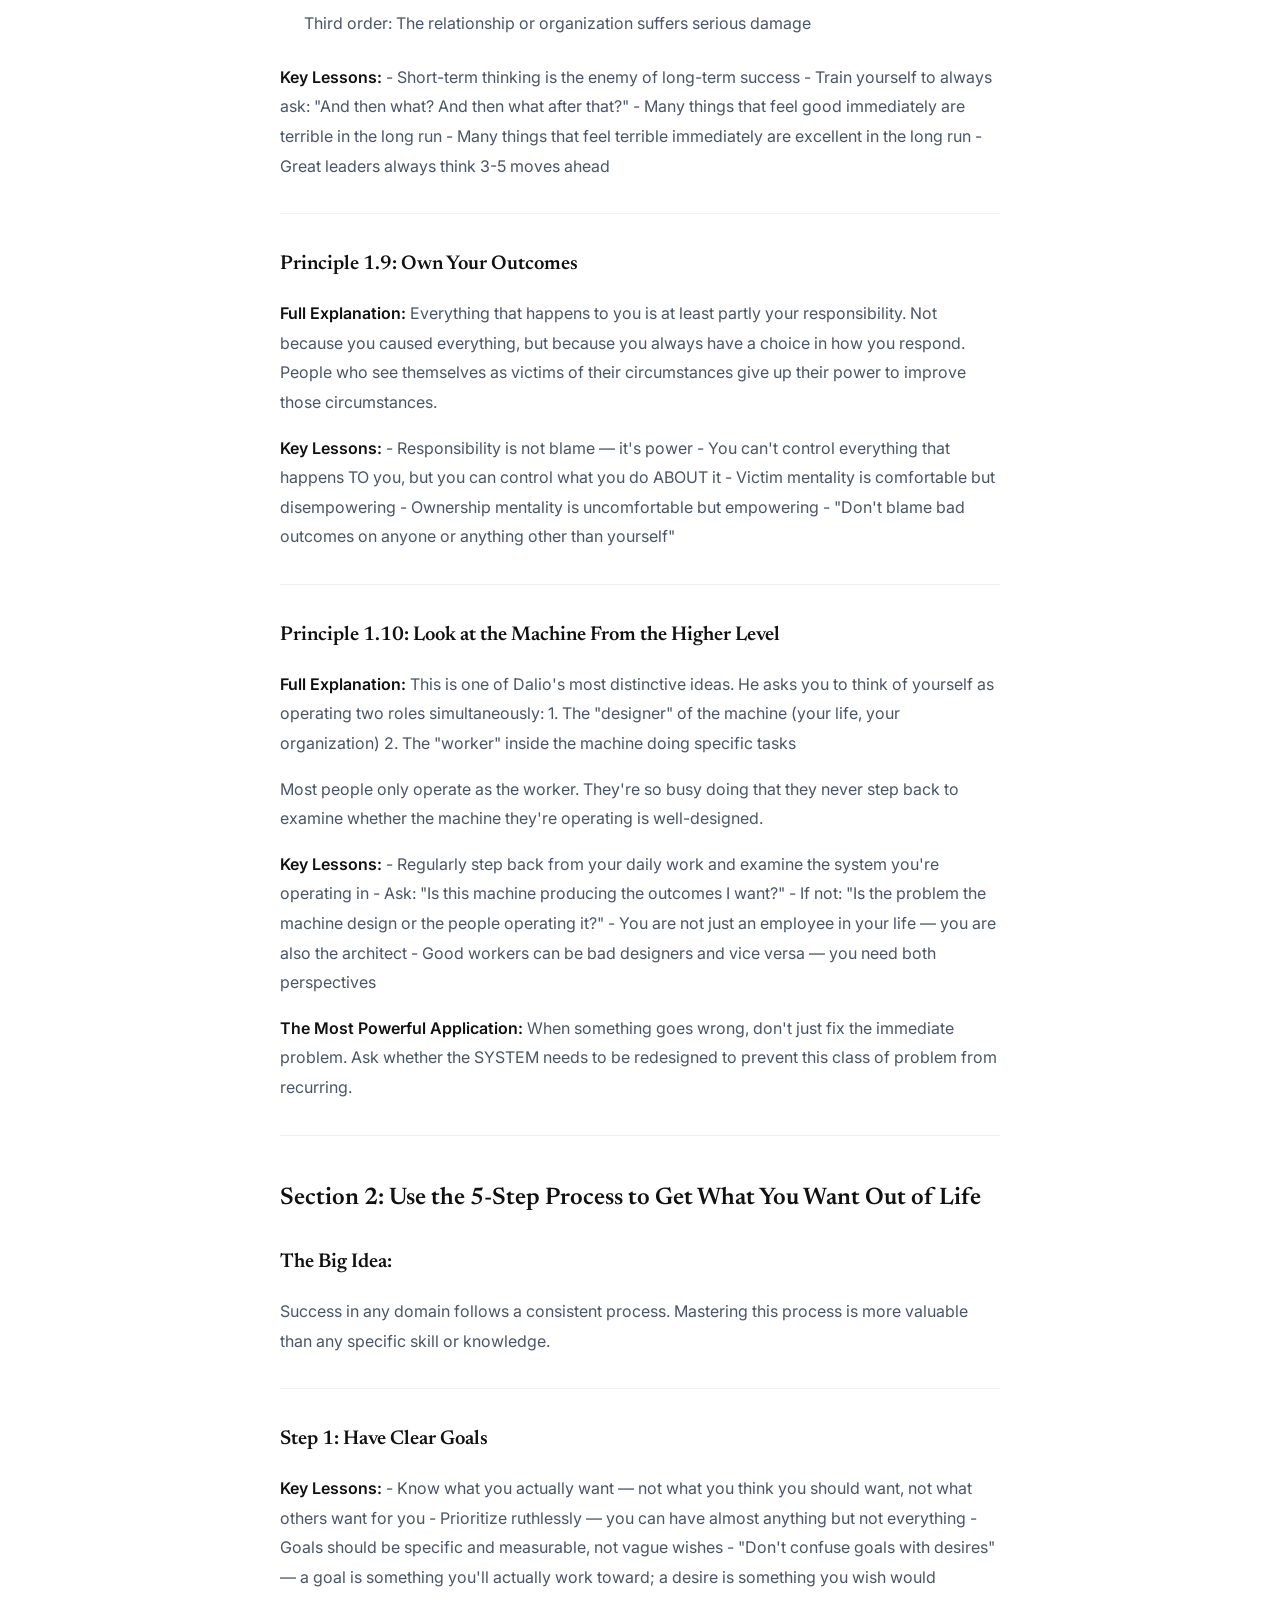
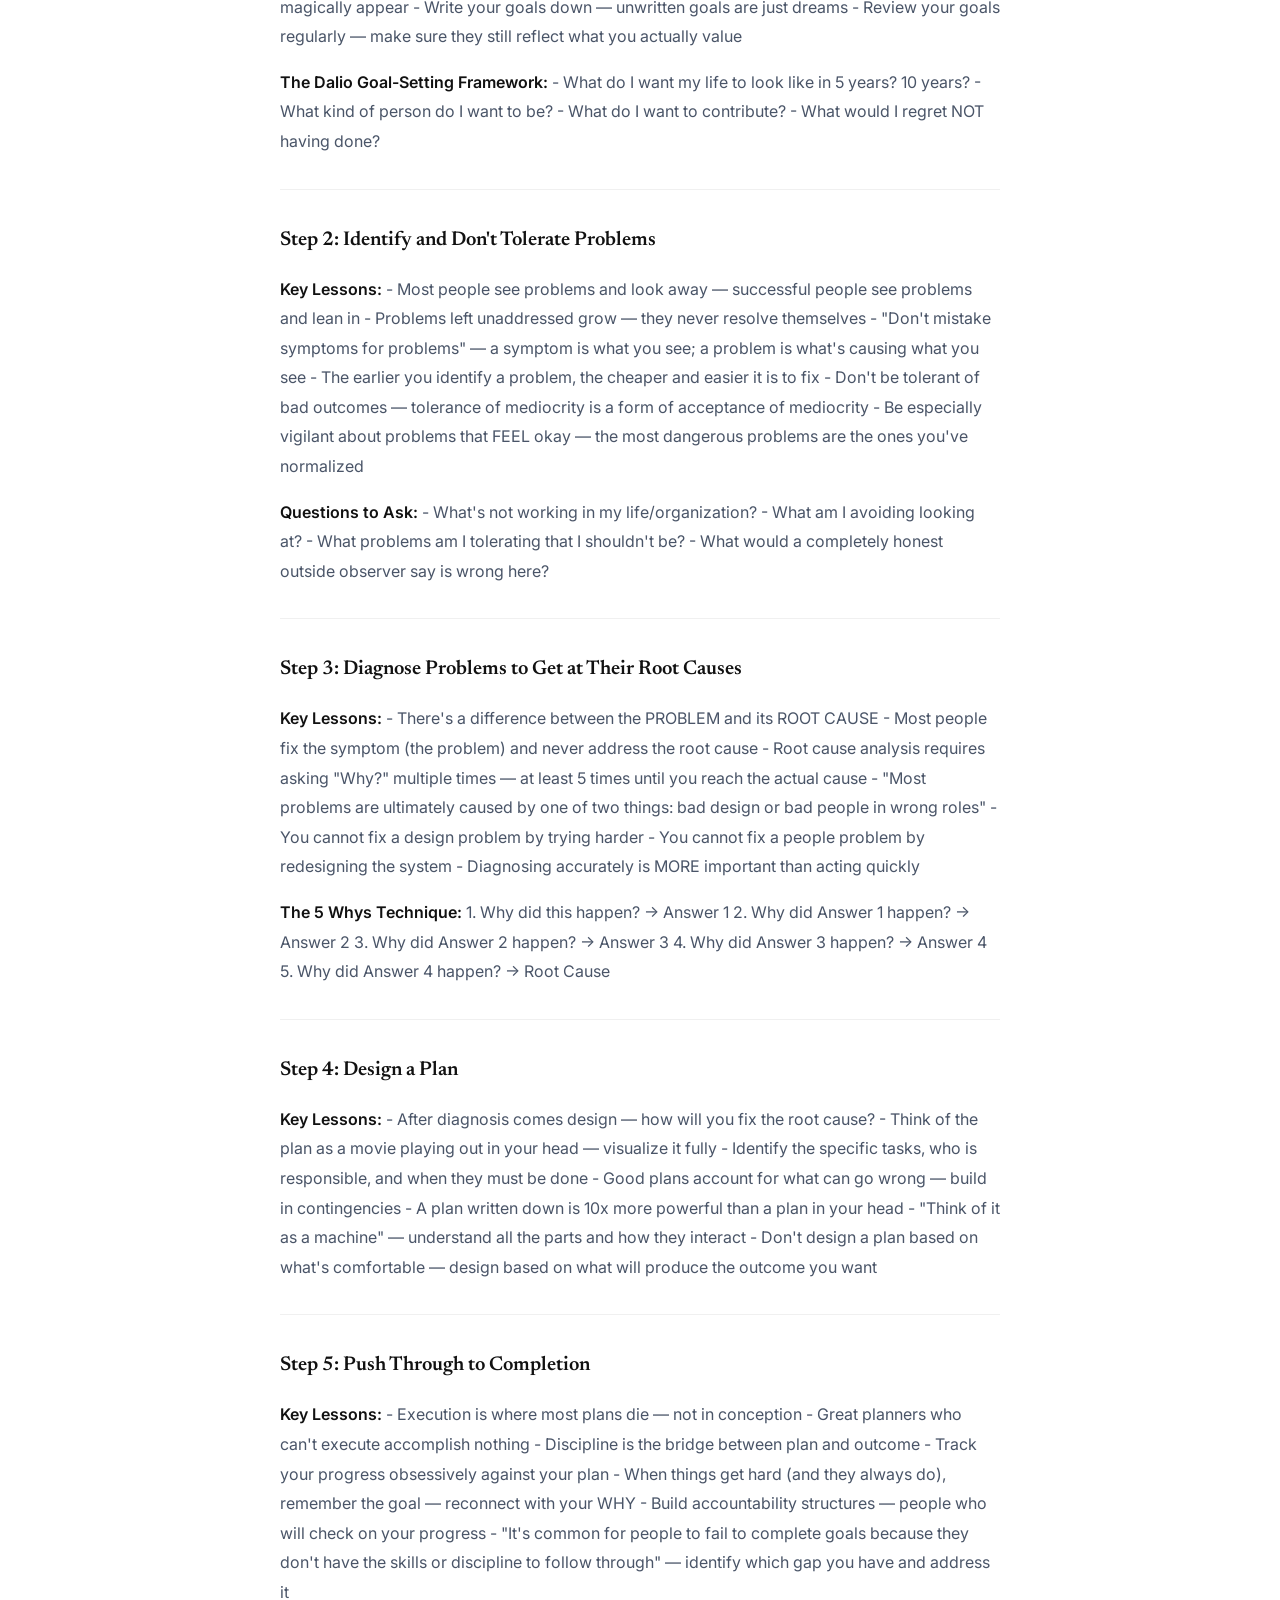
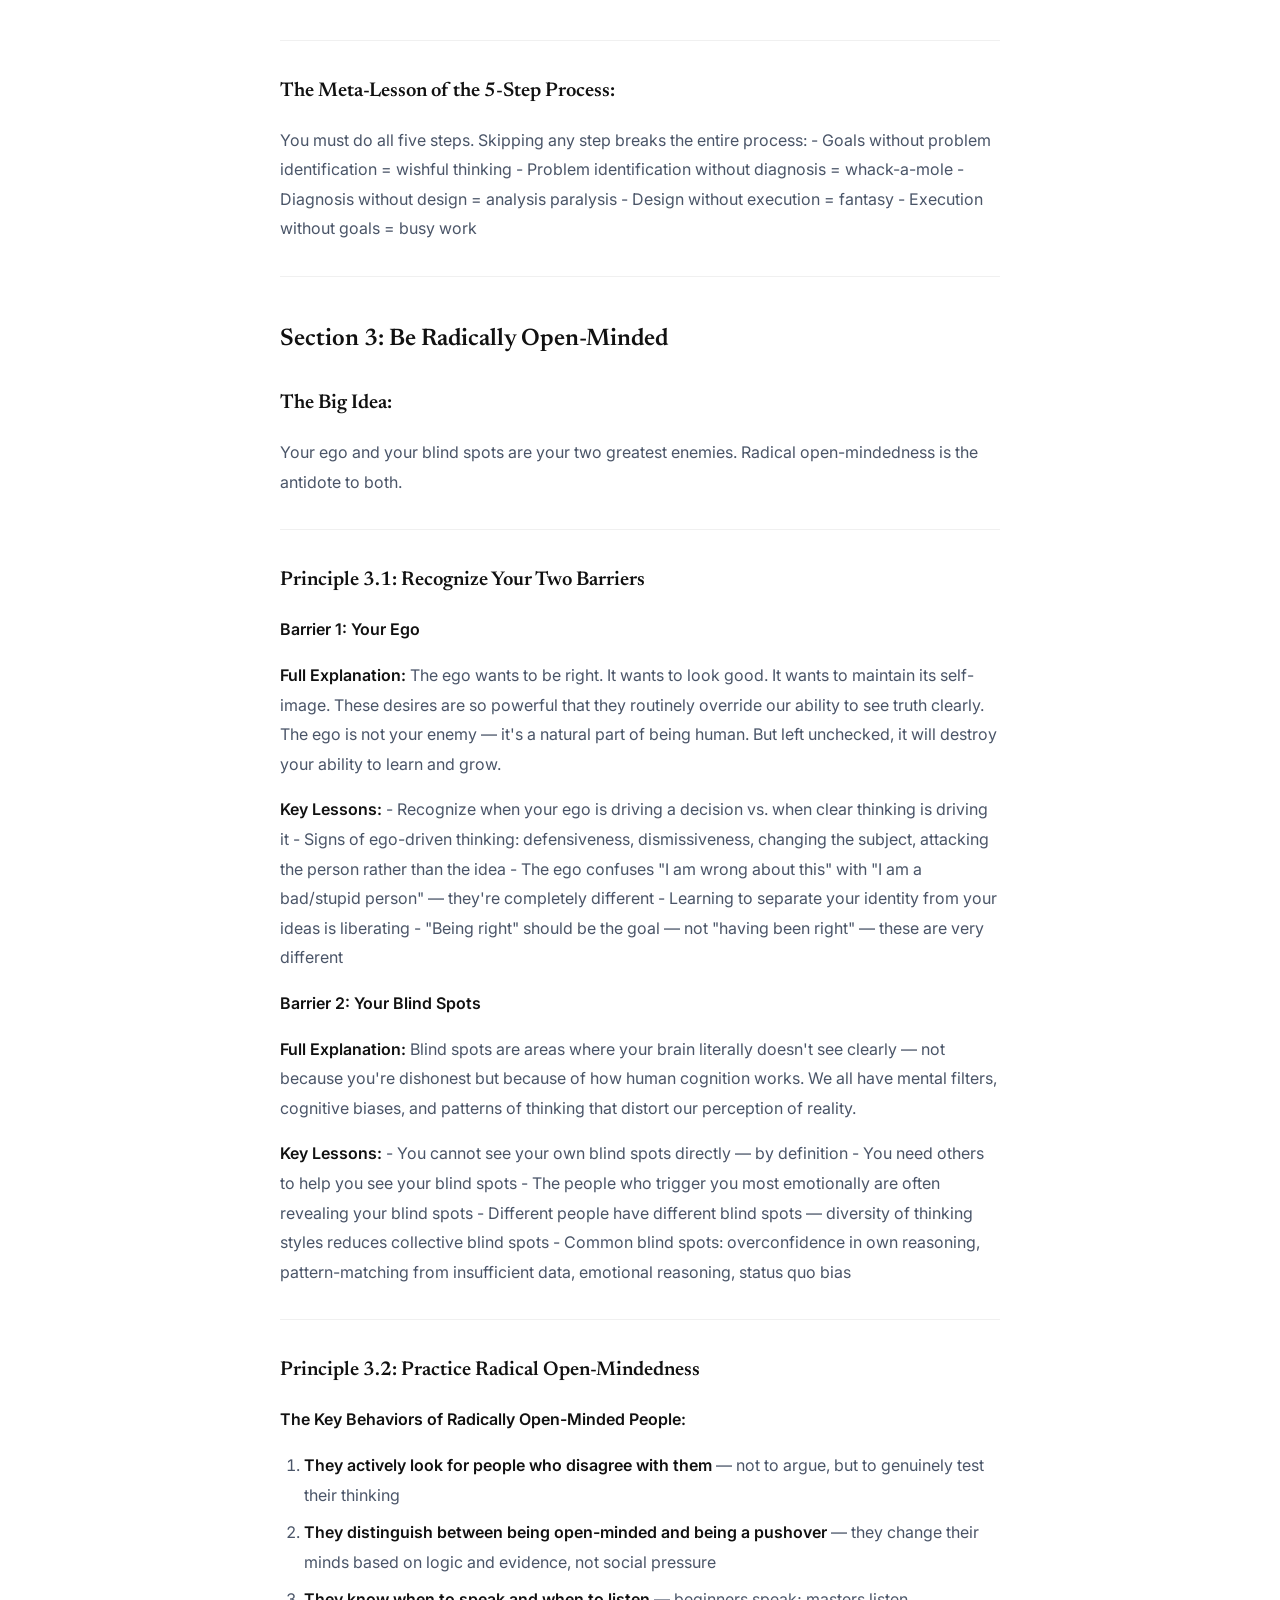
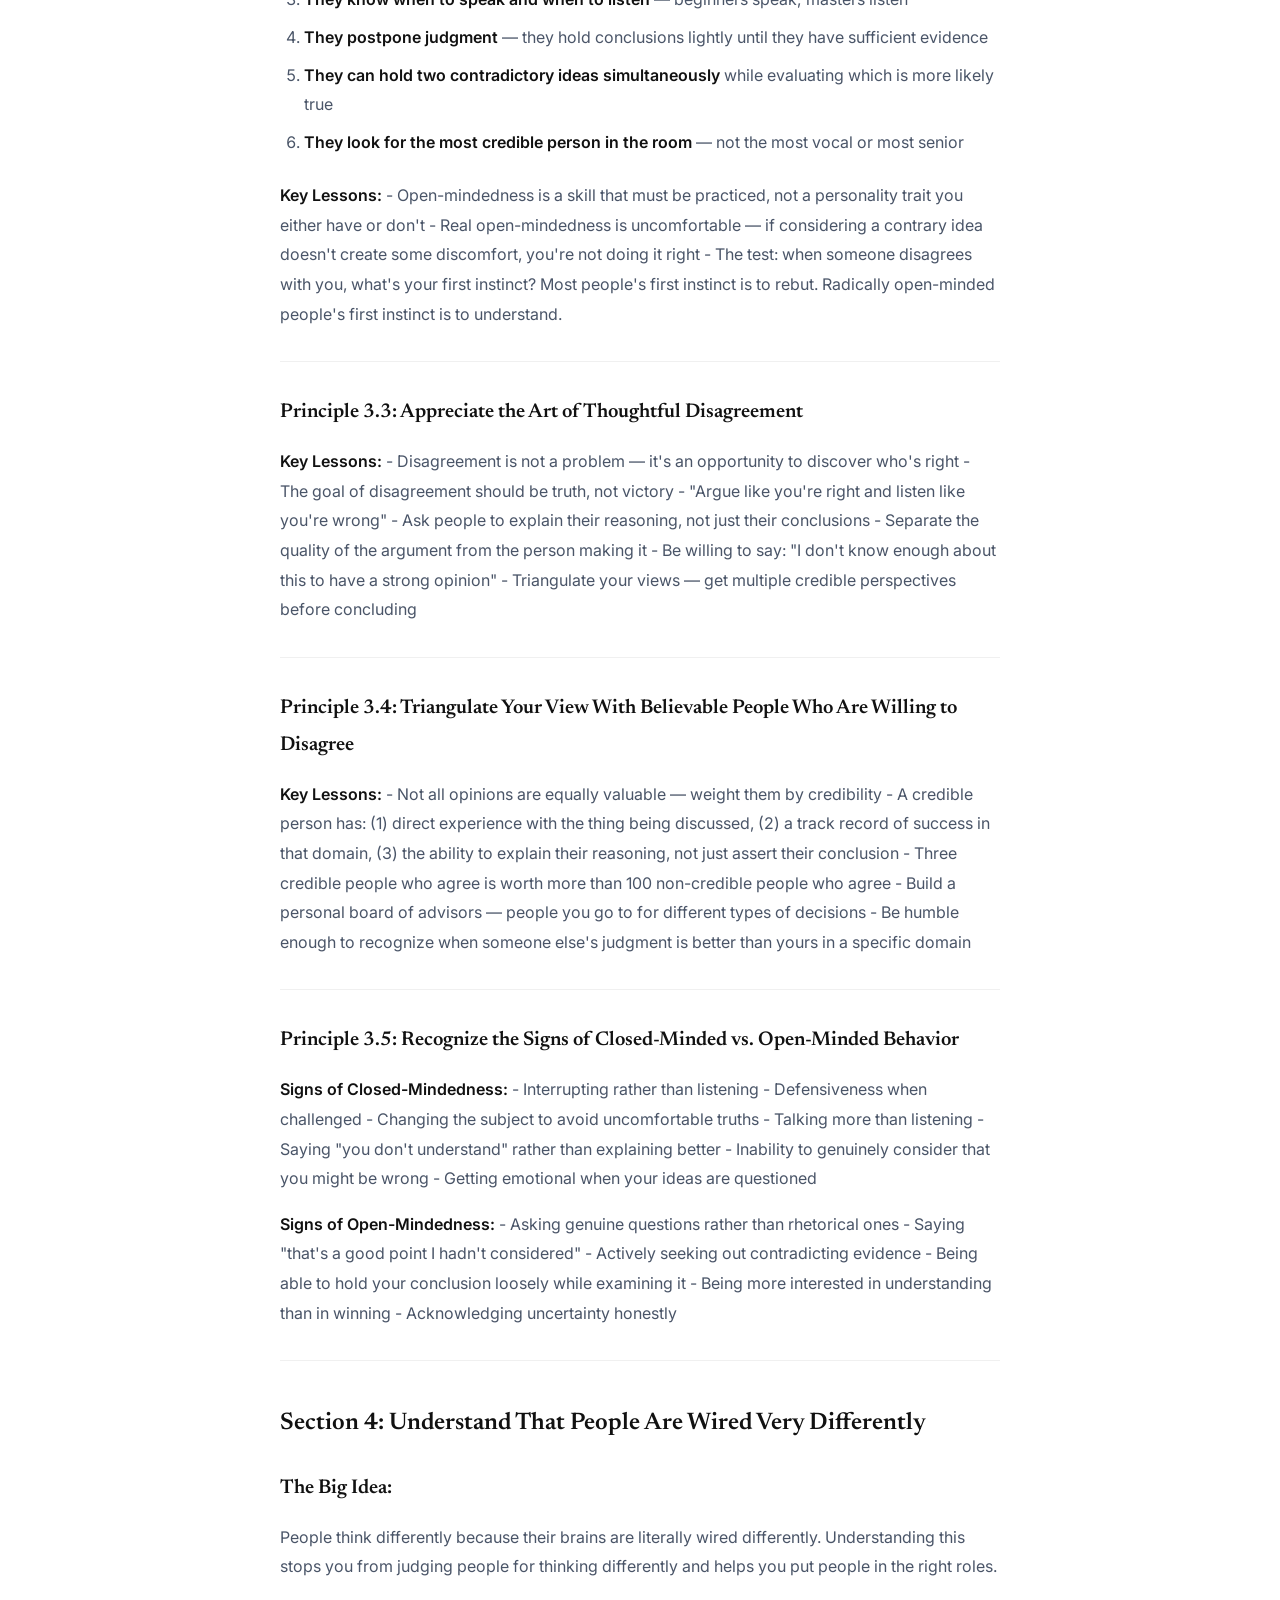
<file: books/principles.html>
<!DOCTYPE html>
<html lang="en">
<head>
<meta charset="UTF-8">
<meta name="viewport" content="width=device-width, initial-scale=1.0">
<title>Principles - Book Notes | Adil Shamim</title>
<meta name="description" content="My notes and honest opinion on Principles by Ray Dalio.">
<meta name="author" content="Adil Shamim">
<link rel="preconnect" href="https://fonts.googleapis.com">
<link rel="preconnect" href="https://fonts.gstatic.com" crossorigin>
<link href="https://fonts.googleapis.com/css2?family=Inter:wght@300;400;500;600;700;800&amp;family=Newsreader:ital,opsz,wght@0,6..72,400;0,6..72,500;0,6..72,600;1,6..72,400&amp;display=swap" rel="stylesheet">
<link rel="stylesheet" href="https://cdnjs.cloudflare.com/ajax/libs/font-awesome/6.4.0/css/all.min.css">
<link rel="stylesheet" href="../assets/css/styles.css">
<link rel="stylesheet" href="../assets/css/chatbot.css">
<link rel="shortcut icon" href="https://www.adilshamim.me/assets/images/Adil.jpeg" type="image/x-icon">
<style>
.book-page{padding-top:120px;padding-bottom:100px}.book-page-inner{max-width:720px;margin:0 auto}.back-link{display:inline-flex;align-items:center;gap:6px;font-size:.875rem;font-weight:500;color:var(--text-secondary);margin-bottom:40px;transition:color var(--transition),gap var(--transition)}.back-link:hover{color:var(--accent);gap:10px}.book-hero{margin-bottom:48px}.book-genre-tag{display:inline-block;font-size:.75rem;font-weight:600;letter-spacing:.06em;text-transform:uppercase;color:var(--accent);background:var(--accent-light);padding:4px 12px;border-radius:20px;margin-bottom:16px}.book-page-title{font-family:'Newsreader',Georgia,serif;font-size:clamp(1.875rem,4vw,2.75rem);font-weight:600;letter-spacing:-.03em;line-height:1.2;color:var(--text);margin-bottom:10px}.book-page-author{font-size:1rem;color:var(--text-secondary);margin-bottom:24px}.book-meta-row{display:flex;flex-wrap:wrap;gap:20px;align-items:center;padding:16px 20px;background:var(--bg-secondary);border:1px solid var(--border-light);border-radius:10px}.book-meta-item{display:flex;align-items:center;gap:8px;font-size:.8125rem;color:var(--text-secondary)}.book-meta-item i{color:var(--accent);font-size:.75rem}.book-meta-item strong{color:var(--text)}.verdict-badge{display:inline-flex;align-items:center;gap:6px;font-size:.8125rem;font-weight:700;padding:6px 16px;border-radius:20px}.verdict-badge.must-read{background:rgba(34,197,94,.12);color:#16a34a}.verdict-badge.recommended{background:rgba(245,158,11,.12);color:#d97706}.verdict-badge.optional{background:rgba(148,163,184,.12);color:#64748b}[data-theme=dark] .verdict-badge.must-read{background:rgba(34,197,94,.15);color:#4ade80}[data-theme=dark] .verdict-badge.recommended{background:rgba(245,158,11,.15);color:#fbbf24}[data-theme=dark] .verdict-badge.optional{background:rgba(148,163,184,.15);color:#94a3b8}.book-section{margin-bottom:44px}.book-section-label{font-size:.6875rem;font-weight:700;letter-spacing:.1em;text-transform:uppercase;color:var(--text-tertiary);margin-bottom:14px}.book-section-heading{font-family:'Newsreader',Georgia,serif;font-size:1.375rem;font-weight:600;letter-spacing:-.02em;color:var(--text);margin-bottom:16px}.book-prose{font-size:.9375rem;line-height:1.85;color:var(--text-secondary)}.book-prose p{margin-bottom:16px}.book-prose p:last-child{margin-bottom:0}.book-prose strong{color:var(--text);font-weight:600}.lessons-list{display:flex;flex-direction:column;gap:20px}.lesson-item{display:flex;gap:16px;padding:20px;background:var(--bg-secondary);border:1px solid var(--border-light);border-radius:12px;transition:border-color var(--transition),box-shadow var(--transition)}.lesson-item:hover{border-color:var(--accent-light);box-shadow:0 4px 16px rgba(47,143,107,.08)}.lesson-number{flex-shrink:0;width:28px;height:28px;border-radius:50%;background:var(--accent-light);color:var(--accent);font-size:.75rem;font-weight:700;display:flex;align-items:center;justify-content:center}.lesson-content{flex:1}.lesson-title{font-size:.9375rem;font-weight:600;color:var(--text);margin-bottom:6px}.lesson-desc{font-size:.875rem;line-height:1.7;color:var(--text-secondary)}.book-quote{border-left:3px solid var(--accent);padding:20px 20px 20px 24px;background:var(--accent-light);border-radius:0 10px 10px 0;margin:32px 0;font-family:'Newsreader',Georgia,serif;font-style:italic;font-size:1.0625rem;line-height:1.7;color:var(--text)}.verdict-box{border:1px solid var(--border);border-radius:14px;overflow:hidden}.verdict-box-header{padding:16px 20px;background:var(--bg-secondary);border-bottom:1px solid var(--border-light);display:flex;align-items:center;justify-content:space-between;gap:12px}.verdict-box-title{font-size:.875rem;font-weight:600;color:var(--text)}.verdict-box-body{padding:20px}.verdict-box-body p{font-size:.9375rem;line-height:1.8;color:var(--text-secondary);margin-bottom:14px}.verdict-box-body p:last-child{margin-bottom:0}.verdict-box-body strong{color:var(--text)}.read-for-list{display:flex;flex-direction:column;gap:10px;margin-top:16px}.read-for-item{display:flex;align-items:flex-start;gap:10px;font-size:.875rem;line-height:1.6;color:var(--text-secondary)}.read-for-item i{flex-shrink:0;margin-top:2px;font-size:.75rem}.read-for-item.yes i{color:#22c55e}.read-for-item.no i{color:#f87171}.book-divider{border:none;border-top:1px solid var(--border-light);margin:40px 0}.book-nav{display:flex;justify-content:space-between;align-items:center;gap:16px;margin-top:48px;padding-top:32px;border-top:1px solid var(--border-light)}.book-nav-link{display:flex;flex-direction:column;gap:4px;text-decoration:none;padding:14px 18px;border:1px solid var(--border);border-radius:10px;flex:1;max-width:220px;transition:all var(--transition)}.book-nav-link:hover{border-color:var(--accent);background:var(--accent-light)}.book-nav-label{font-size:.75rem;color:var(--text-tertiary);font-weight:500}.book-nav-title{font-size:.875rem;font-weight:600;color:var(--text)}.book-nav-link.next{text-align:right;margin-left:auto}@media(max-width:640px){.book-meta-row{gap:12px}.book-nav{flex-direction:column}.book-nav-link{max-width:100%;width:100%}.book-nav-link.next{text-align:left}}

.book-custom-prose {
    font-size: 1rem;
    line-height: 1.85;
    color: var(--text-secondary);
}
.book-custom-prose p { margin-bottom: 16px; }
.book-custom-prose p:last-child { margin-bottom: 0; }
.book-custom-prose strong { color: var(--text); font-weight: 600; }
.book-custom-prose h1, .book-custom-prose h2, .book-custom-prose h3 {
    font-family: 'Newsreader', Georgia, serif;
    color: var(--text);
    margin-top: 2.5rem;
    margin-bottom: 1rem;
    font-weight: 600;
}
.book-custom-prose h1 { font-size: 2rem; border-bottom: 1px solid var(--border-light); padding-bottom: 10px; }
.book-custom-prose h2 { font-size: 1.5rem; }
.book-custom-prose h3 { font-size: 1.25rem; margin-top: 1.5rem; }
.book-custom-prose ul, .book-custom-prose ol { margin-left: 24px; margin-bottom: 24px; }
.book-custom-prose li { margin-bottom: 8px; }
.book-custom-prose hr { border: none; border-top: 1px solid var(--border-light); margin: 32px 0; }
.book-custom-prose table {
    width: 100%;
    border-collapse: collapse;
    margin: 24px 0;
    font-size: 0.875rem;
}
.book-custom-prose th, .book-custom-prose td {
    padding: 12px 16px;
    border: 1px solid var(--border-light);
    text-align: left;
}
.book-custom-prose th { background: var(--bg-secondary); color: var(--text); }
.book-custom-prose tbody tr:nth-child(even) { background: var(--bg-secondary); }
</style>
</head>
<body>
<a href="#main-content" class="skip-link">Skip to main content</a>
<nav class="navbar" aria-label="Main navigation">
<div class="nav-container">
<a href="../index.html" class="nav-logo">AdilShamim.</a>
<div class="nav-right">
<ul class="nav-menu" id="primary-menu" aria-label="Primary"><li><a href='../index.html#projects' class='nav-link'>Projects</a></li><li><a href='../index.html#blog' class='nav-link'>Blog</a></li><li><a href='../index.html#about' class='nav-link'>About</a></li><li><a href='../index.html#contact' class='nav-link'>Contact</a></li><li><a href='../My_Story.html' class='nav-link active'>My Story</a></li></ul>
<button id="theme-toggle" class="theme-btn" aria-label="Switch to dark mode" aria-pressed="false"><i class="fas fa-moon"></i></button>
<button class="menu-toggle" id="mobile-menu" aria-label="Toggle navigation menu" aria-controls="primary-menu" aria-expanded="false"><span class="bar"></span><span class="bar"></span><span class="bar"></span></button>
</div></div></nav>
<main id="main-content">
<section class="section book-page"><div class="container"><div class="book-page-inner">
<a href="../My_Story.html#books" class="back-link"><i class="fas fa-arrow-left"></i> Back to Books</a>
<header class="book-hero">
<span class="book-genre-tag">Business &amp; Life</span>
<h1 class="book-page-title">Principles</h1>
<p class="book-page-author">by Ray Dalio &mdash; Read in 2026</p>
<div class="book-meta-row">
<div class="book-meta-item"><i class="fas fa-calendar"></i><span>Year Read: <strong>2024</strong></span></div>
<div class="verdict-badge must-read" role="status"><i class="fas fa-check-circle"></i> Must Read</div>
</div></header>
<div class="book-section">
<p class="book-section-label">Comprehensive Summary & Notes</p>
<div class="book-custom-prose">
<hr />
<h1>PART ONE: WHERE I'M COMING FROM</h1>
<h2>Ray Dalio's Personal Journey</h2>
<hr />
<h2>Chapter 1: My Call to Adventure (1949–1967)</h2>
<h3>Summary:</h3>
<p>Ray Dalio grew up in a middle-class family in Long Island, New York. His father was a jazz musician and his mother was a homemaker. He describes himself as an ordinary kid who wasn't particularly academic. The turning point came at age 12 when he started caddying at a local golf club and used his earnings to buy his first stock — Northeast Airlines — which tripled in value. This early win got him hooked on markets.</p>
<h3>Key Lessons:</h3>
<ul>
<li><strong>Markets fascinated him early</strong> — he learned that you can make money work for you</li>
<li><strong>Early failures are just as important as early wins</strong> — the stock only went up because the company was acquired, not because of any skill</li>
<li><strong>Curiosity is the foundation of success</strong> — Dalio followed his genuine interest in markets rather than conventional paths</li>
<li><strong>You don't have to be academically brilliant to be successful</strong> — he was an average student but an extraordinary thinker</li>
<li><strong>Environment shapes thinking</strong> — the 1960s bull market environment shaped his early optimism about investing</li>
</ul>
<hr />
<h2>Chapter 2: Crossing the Threshold (1967–1979)</h2>
<h3>Summary:</h3>
<p>Dalio attended Long Island University and then Harvard Business School. He started trading commodities and got a job on the floor of the New York Stock Exchange. He was fired from his first Wall Street job after punching his boss and hiring a prostitute for a client conference. He then started Bridgewater Associates out of his two-bedroom apartment in 1975.</p>
<h3>Key Lessons:</h3>
<p><strong>1. Failure is a necessary part of the journey</strong>
- Being fired didn't destroy him — it liberated him
- He viewed each setback as data, not as identity</p>
<p><strong>2. Take radical responsibility</strong>
- He didn't blame his boss for firing him — he acknowledged his own behavior caused the outcome
- Accountability is essential for growth</p>
<p><strong>3. Independence over conformity</strong>
- He preferred building his own thing over fitting into corporate culture
- Entrepreneurship allowed him to operate by his own principles</p>
<p><strong>4. Learn from the market's history</strong>
- He spent enormous time studying past market cycles
- Understanding economic history is more valuable than following current trends</p>
<p><strong>5. Starting small doesn't mean thinking small</strong>
- Bridgewater started as a tiny operation but had massive ambitions from day one
- Vision matters more than initial resources</p>
<hr />
<h2>Chapter 3: My Abyss (1979–1982)</h2>
<h3>Summary:</h3>
<p>This is one of the most important chapters in the book. Dalio made a massive, confident bet that the US economy would fall into a depression. He went on national television, wrote reports, told everyone — and he was completely wrong. Instead, the stock market began one of the greatest bull runs in history. He lost so much money he had to let all his employees go and borrow $4,000 from his father to pay his family's bills.</p>
<h3>Key Lessons:</h3>
<p><strong>1. Overconfidence is dangerous — always</strong>
- Dalio was so sure he was right that he ignored contradicting evidence
- The more certain you feel, the more careful you should be</p>
<p><strong>2. The most important lesson of his life came from his biggest failure</strong>
- "I realized I had to completely change my approach to investing"
- Pain + Reflection = Progress (his famous formula)</p>
<p><strong>3. Diversify your opinions — seek out people who disagree with you</strong>
- His failure came from operating in an echo chamber of his own making
- He should have actively sought out smart people who thought he was wrong</p>
<p><strong>4. Never bet everything on one outcome</strong>
- Risk management is not just about diversification of assets — it's about diversification of viewpoints</p>
<p><strong>5. Humility is a competitive advantage</strong>
- After this failure, he made radical open-mindedness a core principle
- Being wrong and admitting it publicly made him stronger, not weaker</p>
<p><strong>6. The pivot moment</strong>
- He asked himself: "How do I know I'm right?"
- This question changed everything about how he made decisions</p>
<hr />
<h2>Chapter 4: My Road of Trials (1983–1994)</h2>
<h3>Summary:</h3>
<p>After rebuilding Bridgewater from scratch, Dalio developed what he calls "systemizing" his thinking. He began writing down every investment decision as a rule so he could test it against history. He built the "All Weather" portfolio concept and began advising major pension funds and sovereign wealth funds. Bridgewater slowly became one of the most respected institutional investment firms in the world.</p>
<h3>Key Lessons:</h3>
<p><strong>1. Systemize your thinking</strong>
- Write down your decision-making rules so you can test them
- Don't rely on memory or gut feeling alone — create repeatable processes</p>
<p><strong>2. Study history obsessively</strong>
- Dalio studied every major economic cycle going back hundreds of years
- He found that most situations repeat with variations</p>
<p><strong>3. Build a machine — not just a business</strong>
- Think of your organization as a machine designed to produce outcomes
- If outcomes aren't what you want, examine and fix the machine</p>
<p><strong>4. Seek the best clients, not the most clients</strong>
- Bridgewater focused on sophisticated institutional investors who could handle transparency
- Quality relationships beat quantity every time</p>
<p><strong>5. Principles compound over time</strong>
- The rules he wrote down early became the foundation of Bridgewater's legendary culture
- Good habits and good principles are investments that pay dividends for decades</p>
<hr />
<h2>Chapter 5: The Ultimate Boon (1995–2010)</h2>
<h3>Summary:</h3>
<p>Bridgewater becomes the world's largest hedge fund. Dalio's economic models correctly predicted the 2008 financial crisis when almost nobody else saw it coming. While the rest of the financial world collapsed, Bridgewater's Pure Alpha fund returned 9.5% in 2008. This period validated everything he had built.</p>
<h3>Key Lessons:</h3>
<p><strong>1. The 2008 prediction proved his system worked</strong>
- By studying debt cycles throughout history, he saw the crisis coming years in advance
- Systems built on deep principles outperform instinct-driven decisions</p>
<p><strong>2. Being contrarian requires courage and evidence</strong>
- He was betting against the consensus — he needed rigorous evidence to maintain conviction
- Intellectual courage backed by data beats following the crowd</p>
<p><strong>3. Stress-test your assumptions constantly</strong>
- He ran his portfolio through historical scenarios to see what would break it
- Stress testing is not pessimism — it's preparation</p>
<p><strong>4. Meritocracy produces the best outcomes</strong>
- The best ideas should win regardless of who has them
- Hierarchy of authority and hierarchy of ideas are different things</p>
<p><strong>5. Radical transparency creates trust</strong>
- Clients trusted Bridgewater because they knew exactly how it thought
- Transparency, though uncomfortable, builds deeper relationships than polish</p>
<hr />
<h2>Chapter 6: Returning the Boon (2011–2017)</h2>
<h3>Summary:</h3>
<p>Dalio transitions from running Bridgewater to thinking about his legacy. He begins writing down the principles that guided him and sharing them publicly. He creates a transition plan, elevates new leaders, and begins thinking about what principles mean not just for Bridgewater but for the world.</p>
<h3>Key Lessons:</h3>
<p><strong>1. Succession planning is a leadership obligation</strong>
- Great leaders build institutions that outlast them
- If your organization can't survive without you, you haven't really led — you've just controlled</p>
<p><strong>2. Your principles are your most valuable asset</strong>
- More valuable than money, connections, or talent
- Principles guide decisions in new situations you couldn't have anticipated</p>
<p><strong>3. Sharing what you know is a form of service</strong>
- He published his principles for free online before the book existed
- Generosity with wisdom creates more value than hoarding it</p>
<p><strong>4. Evolution never stops</strong>
- Even at the peak of success, you must keep examining and improving your principles
- Complacency is the enemy of excellence</p>
<hr />
<h1>PART TWO: LIFE PRINCIPLES</h1>
<h2>The Foundation of How to Think and Be</h2>
<hr />
<h2>Section 1: Embrace Reality and Deal With It</h2>
<h3>The Big Idea:</h3>
<p>Reality is the most important thing. Most people fight reality — they wish things were different, they get emotional about how things are, they refuse to accept what's true. Dalio argues that the more clearly you see reality, the better equipped you are to shape it.</p>
<hr />
<h3>Principle 1.1: Be a Hyperrealist</h3>
<p><strong>Full Explanation:</strong>
Dreams + Reality + Determination = A Successful Life</p>
<p>Dalio says he's not an idealist or a cynic — he's a hyperrealist. He loves reality even when it's painful because reality is the only thing you can actually work with. Understanding reality deeply is what allows you to change it.</p>
<p><strong>Key Lessons:</strong>
- Don't confuse what you WISH were true with what IS true
- Accepting reality doesn't mean being passive — it means being strategic
- The gap between reality and your wishes is where most suffering lives
- Close that gap by either changing reality or changing your wishes — but first see reality clearly</p>
<p><strong>Practical Application:</strong>
- When something bad happens, ask: "What is actually true here?" before reacting
- Separate facts from interpretations constantly
- Practice seeing your situation from outside yourself — as if you're watching someone else</p>
<hr />
<h3>Principle 1.2: Truth — or More Precisely, an Accurate Understanding of Reality — Is the Essential Foundation for Producing Good Outcomes</h3>
<p><strong>Full Explanation:</strong>
Most people tell themselves comfortable stories about reality. These stories feel good but produce bad outcomes. Dalio argues that truth — even when painful — is always better than comfortable illusion because truth is what you can actually work with.</p>
<p><strong>Key Lessons:</strong>
- Truth is not negotiable — you can negotiate opinions but not facts
- Comfortable lies are the most dangerous form of self-sabotage
- The truth will reveal itself eventually — better to find it early when you can act on it
- Surround yourself with people who will tell you the truth, not what you want to hear</p>
<hr />
<h3>Principle 1.3: Be Radically Open-Minded and Radically Transparent</h3>
<p><strong>Full Explanation:</strong>
These are perhaps the two most important behavioral principles in the entire book.</p>
<p><strong>Radical Open-Mindedness</strong> means genuinely considering that you might be wrong — not just performing humility, but actually changing your mind when evidence demands it.</p>
<p><strong>Radical Transparency</strong> means saying what you actually think to people's faces, sharing information openly, and not maintaining a gap between your public and private positions.</p>
<p><strong>Key Lessons:</strong></p>
<p><em>On Radical Open-Mindedness:</em>
- Your biggest enemy is your ego's need to be right
- "Open-mindedness doesn't mean accepting everything — it means genuinely considering everything"
- There's a difference between having an open mind and having an empty mind
- Test your beliefs by seeking out smart people who disagree with you
- The quality of your decisions depends on the quality of information you're willing to receive</p>
<p><em>On Radical Transparency:</em>
- Secrets and political maneuvering destroy organizations from within
- When everyone can see everything, it's harder to be dishonest or incompetent
- Transparency is uncomfortable in the short term but builds enormous trust in the long term
- Dalio recorded all meetings at Bridgewater — anyone could watch any meeting
- "Don't say anything about someone that you wouldn't say to them directly"</p>
<hr />
<h3>Principle 1.4: Look to Nature to Learn How Reality Works</h3>
<p><strong>Full Explanation:</strong>
Dalio finds profound lessons in how nature operates — not through wishful thinking but through relentless optimization. Nature doesn't care about your feelings. It rewards what works and eliminates what doesn't. This is evolution, and it applies to organizations, careers, and individuals.</p>
<p><strong>Key Lessons:</strong>
- Evolution is the most powerful force in the universe — align with it, don't fight it
- Pain is nature's signal that something needs to change — don't suppress it
- Adaptation is survival — in nature and in business
- Communities and ecosystems work through interdependence — your success is connected to others'
- "No pain no gain" isn't a cliché — it's a description of how growth actually works</p>
<p><strong>The Most Important Insight:</strong>
The universe didn't create us to be comfortable. It created us to evolve. When you embrace this, difficult experiences stop being punishments and start being lessons.</p>
<hr />
<h3>Principle 1.5: Evolving Is Life's Greatest Accomplishment and Its Greatest Reward</h3>
<p><strong>Full Explanation:</strong>
Dalio argues that the purpose of life — to whatever extent it has one — is evolution. Not happiness. Not comfort. Not status. Evolution. And the only way to evolve is to encounter challenges, fail at them, learn from them, and try again at a higher level.</p>
<p><strong>Key Lessons:</strong>
- Success is not a destination — it's a direction
- Each failure is a necessary step in your evolution
- People who avoid all pain stop evolving — they stagnate
- The reward of evolution is capability — you become more able to handle more things
- "Embrace your failures as a path forward — they're not detours, they're the path"</p>
<p><strong>The Dalio Formula for Evolution:</strong>
1. Set ambitious goals
2. Encounter problems and failures
3. Diagnose the root cause — don't just fix symptoms
4. Design changes to address root causes
5. Execute the changes
6. Repeat the cycle at a higher level</p>
<hr />
<h3>Principle 1.6: Understand Nature's Practical Lessons</h3>
<p><strong>Key Lessons:</strong>
- <strong>The Law of Cause and Effect is absolute</strong> — everything has a cause, and understanding causes gives you power over effects
- <strong>Adaptation beats optimization</strong> — don't optimize for today's environment; build the capacity to adapt to tomorrow's
- <strong>Communities are stronger than individuals</strong> — humans evolved to cooperate; isolation makes you weaker
- <strong>Reality is not fixed</strong> — it's constantly changing, and the person who understands this thrives</p>
<hr />
<h3>Principle 1.7: Pain + Reflection = Progress</h3>
<p><strong>Full Explanation:</strong>
This is one of Dalio's most famous formulas. Pain alone teaches nothing. Many people experience enormous pain and learn nothing from it. What creates growth is the combination of pain AND reflection — stopping, examining what happened, understanding why it happened, and extracting a principle you can apply in the future.</p>
<p><strong>Key Lessons:</strong>
- Pain without reflection = repeated mistakes
- Reflection without pain = intellectual exercises that don't stick
- Pain + Reflection = Wisdom that becomes a permanent part of you
- Don't run from emotional pain — sit with it, examine it, extract its lesson
- The most painful experiences often contain the most valuable lessons</p>
<p><strong>Practical Steps for Reflection:</strong>
1. When something hurts, don't immediately distract yourself
2. Ask: "What exactly happened?"
3. Ask: "Why did it happen?"
4. Ask: "What does this tell me about reality that I didn't fully understand before?"
5. Ask: "What principle can I extract from this?"
6. Write it down</p>
<hr />
<h3>Principle 1.8: Weigh Second- and Third-Order Consequences</h3>
<p><strong>Full Explanation:</strong>
Most people make decisions based on first-order consequences (what happens immediately). Wise people think about second and third order consequences (what happens as a result of what happens as a result of what happens).</p>
<p><strong>Examples:</strong>
- First order: Eating junk food feels good NOW
- Second order: You gain weight and feel sluggish
- Third order: Your energy, confidence, and health suffer over time</p>
<ul>
<li>First order: Avoiding a difficult conversation avoids immediate discomfort</li>
<li>Second order: The unresolved issue festers and grows</li>
<li>Third order: The relationship or organization suffers serious damage</li>
</ul>
<p><strong>Key Lessons:</strong>
- Short-term thinking is the enemy of long-term success
- Train yourself to always ask: "And then what? And then what after that?"
- Many things that feel good immediately are terrible in the long run
- Many things that feel terrible immediately are excellent in the long run
- Great leaders always think 3-5 moves ahead</p>
<hr />
<h3>Principle 1.9: Own Your Outcomes</h3>
<p><strong>Full Explanation:</strong>
Everything that happens to you is at least partly your responsibility. Not because you caused everything, but because you always have a choice in how you respond. People who see themselves as victims of their circumstances give up their power to improve those circumstances.</p>
<p><strong>Key Lessons:</strong>
- Responsibility is not blame — it's power
- You can't control everything that happens TO you, but you can control what you do ABOUT it
- Victim mentality is comfortable but disempowering
- Ownership mentality is uncomfortable but empowering
- "Don't blame bad outcomes on anyone or anything other than yourself"</p>
<hr />
<h3>Principle 1.10: Look at the Machine From the Higher Level</h3>
<p><strong>Full Explanation:</strong>
This is one of Dalio's most distinctive ideas. He asks you to think of yourself as operating two roles simultaneously:
1. The "designer" of the machine (your life, your organization)
2. The "worker" inside the machine doing specific tasks</p>
<p>Most people only operate as the worker. They're so busy doing that they never step back to examine whether the machine they're operating is well-designed.</p>
<p><strong>Key Lessons:</strong>
- Regularly step back from your daily work and examine the system you're operating in
- Ask: "Is this machine producing the outcomes I want?"
- If not: "Is the problem the machine design or the people operating it?"
- You are not just an employee in your life — you are also the architect
- Good workers can be bad designers and vice versa — you need both perspectives</p>
<p><strong>The Most Powerful Application:</strong>
When something goes wrong, don't just fix the immediate problem. Ask whether the SYSTEM needs to be redesigned to prevent this class of problem from recurring.</p>
<hr />
<h2>Section 2: Use the 5-Step Process to Get What You Want Out of Life</h2>
<h3>The Big Idea:</h3>
<p>Success in any domain follows a consistent process. Mastering this process is more valuable than any specific skill or knowledge.</p>
<hr />
<h3>Step 1: Have Clear Goals</h3>
<p><strong>Key Lessons:</strong>
- Know what you actually want — not what you think you should want, not what others want for you
- Prioritize ruthlessly — you can have almost anything but not everything
- Goals should be specific and measurable, not vague wishes
- "Don't confuse goals with desires" — a goal is something you'll actually work toward; a desire is something you wish would magically appear
- Write your goals down — unwritten goals are just dreams
- Review your goals regularly — make sure they still reflect what you actually value</p>
<p><strong>The Dalio Goal-Setting Framework:</strong>
- What do I want my life to look like in 5 years? 10 years?
- What kind of person do I want to be?
- What do I want to contribute?
- What would I regret NOT having done?</p>
<hr />
<h3>Step 2: Identify and Don't Tolerate Problems</h3>
<p><strong>Key Lessons:</strong>
- Most people see problems and look away — successful people see problems and lean in
- Problems left unaddressed grow — they never resolve themselves
- "Don't mistake symptoms for problems" — a symptom is what you see; a problem is what's causing what you see
- The earlier you identify a problem, the cheaper and easier it is to fix
- Don't be tolerant of bad outcomes — tolerance of mediocrity is a form of acceptance of mediocrity
- Be especially vigilant about problems that FEEL okay — the most dangerous problems are the ones you've normalized</p>
<p><strong>Questions to Ask:</strong>
- What's not working in my life/organization?
- What am I avoiding looking at?
- What problems am I tolerating that I shouldn't be?
- What would a completely honest outside observer say is wrong here?</p>
<hr />
<h3>Step 3: Diagnose Problems to Get at Their Root Causes</h3>
<p><strong>Key Lessons:</strong>
- There's a difference between the PROBLEM and its ROOT CAUSE
- Most people fix the symptom (the problem) and never address the root cause
- Root cause analysis requires asking "Why?" multiple times — at least 5 times until you reach the actual cause
- "Most problems are ultimately caused by one of two things: bad design or bad people in wrong roles"
- You cannot fix a design problem by trying harder
- You cannot fix a people problem by redesigning the system
- Diagnosing accurately is MORE important than acting quickly</p>
<p><strong>The 5 Whys Technique:</strong>
1. Why did this happen? → Answer 1
2. Why did Answer 1 happen? → Answer 2
3. Why did Answer 2 happen? → Answer 3
4. Why did Answer 3 happen? → Answer 4
5. Why did Answer 4 happen? → Root Cause</p>
<hr />
<h3>Step 4: Design a Plan</h3>
<p><strong>Key Lessons:</strong>
- After diagnosis comes design — how will you fix the root cause?
- Think of the plan as a movie playing out in your head — visualize it fully
- Identify the specific tasks, who is responsible, and when they must be done
- Good plans account for what can go wrong — build in contingencies
- A plan written down is 10x more powerful than a plan in your head
- "Think of it as a machine" — understand all the parts and how they interact
- Don't design a plan based on what's comfortable — design based on what will produce the outcome you want</p>
<hr />
<h3>Step 5: Push Through to Completion</h3>
<p><strong>Key Lessons:</strong>
- Execution is where most plans die — not in conception
- Great planners who can't execute accomplish nothing
- Discipline is the bridge between plan and outcome
- Track your progress obsessively against your plan
- When things get hard (and they always do), remember the goal — reconnect with your WHY
- Build accountability structures — people who will check on your progress
- "It's common for people to fail to complete goals because they don't have the skills or discipline to follow through" — identify which gap you have and address it</p>
<hr />
<h3>The Meta-Lesson of the 5-Step Process:</h3>
<p>You must do all five steps. Skipping any step breaks the entire process:
- Goals without problem identification = wishful thinking
- Problem identification without diagnosis = whack-a-mole
- Diagnosis without design = analysis paralysis
- Design without execution = fantasy
- Execution without goals = busy work</p>
<hr />
<h2>Section 3: Be Radically Open-Minded</h2>
<h3>The Big Idea:</h3>
<p>Your ego and your blind spots are your two greatest enemies. Radical open-mindedness is the antidote to both.</p>
<hr />
<h3>Principle 3.1: Recognize Your Two Barriers</h3>
<p><strong>Barrier 1: Your Ego</strong></p>
<p><strong>Full Explanation:</strong>
The ego wants to be right. It wants to look good. It wants to maintain its self-image. These desires are so powerful that they routinely override our ability to see truth clearly. The ego is not your enemy — it's a natural part of being human. But left unchecked, it will destroy your ability to learn and grow.</p>
<p><strong>Key Lessons:</strong>
- Recognize when your ego is driving a decision vs. when clear thinking is driving it
- Signs of ego-driven thinking: defensiveness, dismissiveness, changing the subject, attacking the person rather than the idea
- The ego confuses "I am wrong about this" with "I am a bad/stupid person" — they're completely different
- Learning to separate your identity from your ideas is liberating
- "Being right" should be the goal — not "having been right" — these are very different</p>
<p><strong>Barrier 2: Your Blind Spots</strong></p>
<p><strong>Full Explanation:</strong>
Blind spots are areas where your brain literally doesn't see clearly — not because you're dishonest but because of how human cognition works. We all have mental filters, cognitive biases, and patterns of thinking that distort our perception of reality.</p>
<p><strong>Key Lessons:</strong>
- You cannot see your own blind spots directly — by definition
- You need others to help you see your blind spots
- The people who trigger you most emotionally are often revealing your blind spots
- Different people have different blind spots — diversity of thinking styles reduces collective blind spots
- Common blind spots: overconfidence in own reasoning, pattern-matching from insufficient data, emotional reasoning, status quo bias</p>
<hr />
<h3>Principle 3.2: Practice Radical Open-Mindedness</h3>
<p><strong>The Key Behaviors of Radically Open-Minded People:</strong></p>
<ol>
<li><strong>They actively look for people who disagree with them</strong> — not to argue, but to genuinely test their thinking</li>
<li><strong>They distinguish between being open-minded and being a pushover</strong> — they change their minds based on logic and evidence, not social pressure</li>
<li><strong>They know when to speak and when to listen</strong> — beginners speak; masters listen</li>
<li><strong>They postpone judgment</strong> — they hold conclusions lightly until they have sufficient evidence</li>
<li><strong>They can hold two contradictory ideas simultaneously</strong> while evaluating which is more likely true</li>
<li><strong>They look for the most credible person in the room</strong> — not the most vocal or most senior</li>
</ol>
<p><strong>Key Lessons:</strong>
- Open-mindedness is a skill that must be practiced, not a personality trait you either have or don't
- Real open-mindedness is uncomfortable — if considering a contrary idea doesn't create some discomfort, you're not doing it right
- The test: when someone disagrees with you, what's your first instinct? Most people's first instinct is to rebut. Radically open-minded people's first instinct is to understand.</p>
<hr />
<h3>Principle 3.3: Appreciate the Art of Thoughtful Disagreement</h3>
<p><strong>Key Lessons:</strong>
- Disagreement is not a problem — it's an opportunity to discover who's right
- The goal of disagreement should be truth, not victory
- "Argue like you're right and listen like you're wrong"
- Ask people to explain their reasoning, not just their conclusions
- Separate the quality of the argument from the person making it
- Be willing to say: "I don't know enough about this to have a strong opinion"
- Triangulate your views — get multiple credible perspectives before concluding</p>
<hr />
<h3>Principle 3.4: Triangulate Your View With Believable People Who Are Willing to Disagree</h3>
<p><strong>Key Lessons:</strong>
- Not all opinions are equally valuable — weight them by credibility
- A credible person has: (1) direct experience with the thing being discussed, (2) a track record of success in that domain, (3) the ability to explain their reasoning, not just assert their conclusion
- Three credible people who agree is worth more than 100 non-credible people who agree
- Build a personal board of advisors — people you go to for different types of decisions
- Be humble enough to recognize when someone else's judgment is better than yours in a specific domain</p>
<hr />
<h3>Principle 3.5: Recognize the Signs of Closed-Minded vs. Open-Minded Behavior</h3>
<p><strong>Signs of Closed-Mindedness:</strong>
- Interrupting rather than listening
- Defensiveness when challenged
- Changing the subject to avoid uncomfortable truths
- Talking more than listening
- Saying "you don't understand" rather than explaining better
- Inability to genuinely consider that you might be wrong
- Getting emotional when your ideas are questioned</p>
<p><strong>Signs of Open-Mindedness:</strong>
- Asking genuine questions rather than rhetorical ones
- Saying "that's a good point I hadn't considered"
- Actively seeking out contradicting evidence
- Being able to hold your conclusion loosely while examining it
- Being more interested in understanding than in winning
- Acknowledging uncertainty honestly</p>
<hr />
<h2>Section 4: Understand That People Are Wired Very Differently</h2>
<h3>The Big Idea:</h3>
<p>People think differently because their brains are literally wired differently. Understanding this stops you from judging people for thinking differently and helps you put people in the right roles.</p>
<hr />
<h3>Principle 4.1: Understand the Power of the Subconscious</h3>
<p><strong>Key Lessons:</strong>
- Most of our thinking happens below conscious awareness
- The subconscious processes enormously more information than conscious thought
- Gut feelings are often your subconscious computing something faster than your conscious mind can
- BUT gut feelings can also be biases and past programming — they're not always right
- The best decision-making uses both conscious analysis AND subconscious pattern recognition
- Learn to recognize when you're making a subconscious vs. conscious decision</p>
<hr />
<h3>Principle 4.2: Some Differences in How People Think Are Hard-Wired</h3>
<p><strong>Key Lessons:</strong>
- Some people are naturally more intuitive (right-brain); others more analytical (left-brain)
- Some are more focused on details; others on big picture
- Neither style is superior — they're complementary
- Great teams have both types working together
- Trying to make an intuitive person purely analytical (or vice versa) is fighting their nature
- Put people in roles that match their natural wiring
- Don't judge people for thinking differently — try to leverage their different perspective</p>
<p><strong>Key Distinctions:</strong>
- <strong>Shapers</strong> vs. <strong>Implementers</strong>: Some people are great at creating visions; others are great at executing them
- <strong>Creators</strong> vs. <strong>Refiners</strong>: Some people generate ideas; others polish and perfect them
- <strong>Introverts</strong> vs. <strong>Extroverts</strong>: Not about shyness — about where you get energy and how you process information</p>
<hr />
<h3>Principle 4.3: Whatever Your Inclinations Are, Know That There Are Other Ways of Seeing and Thinking</h3>
<p><strong>Key Lessons:</strong>
- Your way of thinking is not THE way of thinking — it's A way of thinking
- Every thinking style has strengths and weaknesses
- The best teams are cognitively diverse — they cover each other's blind spots
- Homogeneous thinking groups are dangerous — they confirm each other's biases
- Valuing cognitive diversity is not just politically correct — it's strategically smart</p>
<hr />
<h2>Section 5: Learn How to Make Decisions Effectively</h2>
<h3>The Big Idea:</h3>
<p>Decision-making is a skill that can be learned and improved. The quality of your life is largely determined by the quality of your decisions.</p>
<hr />
<h3>Principle 5.1: Recognize the Biggest Threats to Good Decision-Making</h3>
<p><strong>Threat 1: Emotions</strong>
- Decisions made in emotional states are systematically worse
- Strong emotions (fear, anger, excitement) hijack rational thinking
- Wait 24 hours before making important decisions when you're highly emotional
- Recognize your emotional triggers and develop protocols for them</p>
<p><strong>Threat 2: Ego</strong>
- Already discussed above — ego prioritizes feeling right over being right</p>
<p><strong>Threat 3: Confirmation Bias</strong>
- The tendency to seek information that confirms what you already believe
- Actively seek DISCONFIRMING information
- Ask: "What evidence would change my mind about this?"</p>
<p><strong>Threat 4: Speed</strong>
- Making decisions too quickly, before gathering sufficient information
- Most decisions can wait 24-48 hours for better information — very few truly can't</p>
<p><strong>Threat 5: False Precision</strong>
- Thinking you can calculate your way to certainty
- Many important decisions involve genuine uncertainty that can't be eliminated</p>
<hr />
<h3>Principle 5.2: Practice Evidence-Based Decision-Making</h3>
<p><strong>Key Lessons:</strong>
- Gather relevant data before deciding
- Know what data matters and what data is noise
- Understand the difference between correlation and causation
- Use base rates — what typically happens in situations like this?
- Consider the range of outcomes, not just the most likely one
- "What is the probability this is true, and what are the consequences if it's not?"</p>
<hr />
<h3>Principle 5.3: Make Believability-Weighted Decisions</h3>
<p><strong>Full Explanation:</strong>
This is one of Dalio's most distinctive ideas. When making decisions based on multiple inputs, don't give each person's opinion equal weight. Weight opinions by the person's relevant expertise and track record.</p>
<p><strong>Key Lessons:</strong>
- The CEO's opinion on marketing is not necessarily worth more than the marketing intern's
- Weight opinions by specific domain expertise, not general seniority
- A doctor's opinion on health matters more than a financial advisor's, even if the financial advisor is smarter in general
- Create an explicit system for assessing who has the most credibility on each specific question
- This is NOT about dismissing people — it's about being rational about whose input matters most for specific decisions</p>
<hr />
<h3>Principle 5.4: Recognize the Difference Between Expected Value and Most Likely Outcome</h3>
<p><strong>Key Lessons:</strong>
- Expected value = (probability of outcome) × (magnitude of outcome)
- Sometimes a low-probability event has such high magnitude that it dominates your thinking
- Many people focus only on what's most likely and ignore low-probability catastrophic risks
- Risk management is about expected value, not just most likely value
- Asymmetric bets — small downside, large upside — are worth taking even at low probability
- Symmetric or asymmetrically bad bets — large downside, small upside — are worth avoiding even at high probability of success</p>
<hr />
<h3>Principle 5.5: Simplify</h3>
<p><strong>Key Lessons:</strong>
- Complexity is usually the enemy of good decisions
- If you can't explain a decision simply, you may not understand it well enough to make it confidently
- Remove irrelevant factors relentlessly
- The most powerful frameworks are simple — not simplistic, but simple
- "Occam's Razor" — the simplest explanation that fits all the facts is usually right</p>
<hr />
<h3>Principle 5.6: Use Principles</h3>
<p><strong>Full Explanation:</strong>
This is the meta-principle of the entire book. Having good principles means you can make good decisions quickly and consistently across an enormous variety of situations. Without principles, every decision requires starting from scratch. With principles, you pattern-match to your decision-making library.</p>
<p><strong>Key Lessons:</strong>
- Principles are like rules that come from deeply understood lessons
- The goal is to have principles for every major type of decision you face
- Write your principles down — make them explicit
- Test your principles against historical cases — do they actually produce good outcomes?
- Update your principles when you encounter situations they don't handle well
- Share your principles with others — it creates alignment and trust</p>
<hr />
<h1>PART THREE: WORK PRINCIPLES</h1>
<h2>How to Build a Great Organization</h2>
<hr />
<h2>Section 1: Trust in Radical Truth and Radical Transparency</h2>
<h3>The Big Idea:</h3>
<p>The culture of an organization is determined by what's actually true within it — not what the brochure says. Radical truth and radical transparency are the foundations of a high-performance culture.</p>
<hr />
<h3>Principle 1.1: Realize That You Have Nothing to Fear From Knowing the Truth</h3>
<p><strong>Key Lessons:</strong>
- Fear of truth is fear of reality — and reality is what you have to work with
- Truth that's unspoken doesn't go away — it goes underground and becomes more dangerous
- Organizations that suppress bad news make worse decisions because they're operating on false information
- Leaders who create psychological safety for truth-telling get better information and make better decisions
- The short-term pain of hearing something unpleasant is almost always better than the long-term pain of not knowing</p>
<hr />
<h3>Principle 1.2: Create an Environment Where It's Safe to Say Anything</h3>
<p><strong>Key Lessons:</strong>
- People will only tell you difficult truths if they believe it's safe to do so
- If people are punished for delivering bad news, they'll stop delivering it
- If honest feedback makes people feel attacked, they'll stop giving it
- Leaders set the culture — if the leader punishes truth-tellers, the whole organization learns to hide truth
- "Shoot the messenger" is one of the most destructive organizational behaviors possible</p>
<p><strong>How to Create Psychological Safety:</strong>
1. Thank people for delivering difficult news
2. Reward honesty, even when inconvenient
3. Never shoot the messenger
4. Model vulnerability yourself — be the first to admit mistakes
5. Separate the message from the evaluation of the messenger</p>
<hr />
<h3>Principle 1.3: Don't Tolerate Dishonesty</h3>
<p><strong>Key Lessons:</strong>
- Dishonesty (including omissions and half-truths) destroys trust
- Once trust is broken in an organization, almost everything becomes harder
- Small dishonesties tolerated become large dishonesties expected
- Address dishonesty immediately and directly when it occurs
- Distinguish between mistakes (acceptable) and dishonesty (not acceptable)
- "Failures are fine if they're honest — dishonesty is not fine even if it doesn't immediately cause failure"</p>
<hr />
<h3>Principle 1.4: Be Radically Transparent</h3>
<p><strong>Full Explanation:</strong>
At Bridgewater, almost all meetings are recorded and available to all employees. Almost all information is shared widely. There are very few secrets. This seems extreme and uncomfortable — and it is, at first. But it creates a culture where:
- People can't behave differently in private vs. public
- Decisions can be examined and challenged
- Learning from past decisions is possible
- Political games become much harder to play</p>
<p><strong>Key Lessons:</strong>
- Radical transparency is not the same as having no privacy — personal matters are still personal
- Business decisions, reasoning, and information should be as widely shared as possible
- When people can see what's happening, trust increases
- Transparency reveals problems early, when they're easier to fix
- The discomfort of transparency is the price of the trust it creates</p>
<hr />
<h3>Principle 1.5: Meaningful Relationships and Meaningful Work Reinforce Each Other</h3>
<p><strong>Key Lessons:</strong>
- Authentic relationships at work are not a distraction from performance — they enable it
- When people genuinely care about each other, they work harder and more collaboratively
- Meaningful work gives people a reason to bring their best thinking every day
- The best organizations feel like something between a family and a sports team — genuine care + high standards
- Don't sacrifice either relationships OR performance — great organizations have both</p>
<hr />
<h2>Section 2: Cultivate Meaningful Work and Meaningful Relationships</h2>
<h3>Principle 2.1: Be Loyal to the Mission Above All</h3>
<p><strong>Key Lessons:</strong>
- The mission of the organization should be the primary loyalty — not any individual, not any department, not any historical practice
- When the mission and a person conflict, the mission wins
- This sounds cold, but it's actually deeply fair — everyone is held to the same standard
- Personal loyalty that overrides organizational mission creates corruption and mediocrity
- Ask regularly: "Are we doing this because it serves the mission, or because it serves someone's ego/comfort/status?"</p>
<hr />
<h3>Principle 2.2: Be crystal clear about what the culture values</h3>
<p><strong>Key Lessons:</strong>
- Culture is not ping pong tables and free lunches — it's the actual behaviors that are rewarded and punished
- Make the values explicit — write them down, discuss them, return to them constantly
- When culture is vague, people fill in the gaps with their own assumptions — which differ wildly
- The most important cultural values are the ones you hold to even when it's costly to do so
- If you abandon your values when they're inconvenient, they weren't really your values</p>
<hr />
<h2>Section 3: Create a Culture in Which It Is Okay to Make Mistakes and Unacceptable Not to Learn From Them</h2>
<h3>The Big Idea:</h3>
<p>This is one of the most sophisticated and important distinctions in the book. Mistakes are not just acceptable — they're essential. But not learning from mistakes is unforgivable.</p>
<hr />
<h3>Principle 3.1: Recognize That Mistakes Are a Natural Part of the Evolution Process</h3>
<p><strong>Key Lessons:</strong>
- If you're not making mistakes, you're not pushing your limits
- Risk-free performance is low-performance — the correlation is direct
- "Fail fast, learn fast" is not just a startup cliché — it's a description of how learning actually works
- Create a climate where people can make small mistakes safely — this prevents catastrophic mistakes caused by hiding small ones
- The biggest mistake is the mistake that's hidden rather than examined</p>
<hr />
<h3>Principle 3.2: Do Not Feel Bad About Your Mistakes or Those of Others</h3>
<p><strong>Key Lessons:</strong>
- Shame is the enemy of learning — shameful feelings cause people to hide mistakes rather than examine them
- Evaluate mistakes with curiosity, not judgment
- Ask: "What happened and what can we learn?" — not "Whose fault is this?"
- The goal of examining mistakes is learning, not punishment
- People who are afraid of being judged for mistakes will take fewer risks and be less innovative</p>
<hr />
<h3>Principle 3.3: Observe the Patterns of Your Mistakes and Identify at Which Step in the 5-Step Process You Consistently Fall Short</h3>
<p><strong>Key Lessons:</strong>
- People have characteristic failure patterns — they tend to fail at the same step repeatedly
- Identify YOUR pattern: Do you fail to set clear goals? Do you identify problems but not diagnose their root cause? Do you design but not execute?
- Knowing your pattern is the first step to breaking it
- Get help in your weak areas — find people who are strong where you're weak</p>
<hr />
<h3>Principle 3.4: Remember That It's OK to Fail, But Unacceptable Not to Identify, Analyze, and Learn From Your Failures</h3>
<p><strong>Key Lessons:</strong>
- The failure itself is not the problem — it's part of the game
- The problem is failing to extract value from the failure
- Create systematic processes for examining failures: post-mortems, root cause analyses, principles extraction
- Don't move on from a failure until you've understood it — really understood it
- "An organization that learns from its failures becomes stronger each time it fails"</p>
<hr />
<h2>Section 4: Get and Stay in Sync</h2>
<h3>The Big Idea:</h3>
<p>Misalignment is one of the most expensive problems in any organization. Getting in sync — making sure everyone understands the same reality, the same goals, and the same priorities — is constant, essential work.</p>
<hr />
<h3>Principle 4.1: Recognize That Conflicts Are Essential for Great Relationships</h3>
<p><strong>Key Lessons:</strong>
- Relationships without conflict are relationships without honesty
- Healthy conflict is not hostile — it's candid and respectful
- Conflict that leads to resolution strengthens relationships; conflict that leads to avoidance weakens them
- Fear of conflict produces artificial harmony that conceals real problems
- The goal is not agreement — the goal is understanding each other's actual views</p>
<hr />
<h3>Principle 4.2: Separate Important Disagreements From Unimportant Ones</h3>
<p><strong>Key Lessons:</strong>
- Not every disagreement deserves extensive discussion — prioritize ruthlessly
- High-importance disagreements: those that will affect strategy, key decisions, or important relationships
- Low-importance disagreements: personal preferences, aesthetics, minor process differences
- Invest time in important disagreements; let go of unimportant ones
- "Pick your battles" is wisdom, not weakness — when you fight about everything, nothing is important</p>
<hr />
<h3>Principle 4.3: Don't Let Resentments Fester</h3>
<p><strong>Key Lessons:</strong>
- Unspoken resentments are organizational toxins
- Address interpersonal tensions quickly and directly
- The longer you wait to address a problem, the bigger it gets
- Have the difficult conversation — the fear of having it is almost always worse than the conversation itself
- A 10-minute uncomfortable conversation is almost always better than months of festering resentment</p>
<hr />
<h3>Principle 4.4: Watch Out for the "Spin" and Demonization That Can Occur</h3>
<p><strong>Key Lessons:</strong>
- People naturally put the most favorable spin on their own actions and the least favorable on others'
- Watch for this pattern in yourself and others — it distorts reality
- "Demonizing" — making someone completely wrong — is almost always inaccurate and always unhelpful
- Most people in most situations are acting rationally from their perspective — understand that perspective
- Seek the most charitable interpretation of others' behavior before concluding bad intent</p>
<hr />
<h2>Section 5: Believability-Weight Your Decision Making</h2>
<h3>Principle 5.1: Recognize That All People Have Their Own Believability and Credibility in Different Areas</h3>
<p><strong>Key Lessons:</strong>
- Credibility is domain-specific, not general
- The best engineer may have little credibility in marketing decisions
- The most senior person doesn't automatically have the most credibility on every question
- Explicitly assess: "Who has the most relevant experience and track record for THIS specific question?"
- Make credibility assessments transparent — don't do this calculation secretly</p>
<hr />
<h3>Principle 5.2: Find the Most Believable People You Can Who Disagree With You and Try to Understand Their Reasoning</h3>
<p><strong>Key Lessons:</strong>
- The best test of your thinking is not people who agree with you — it's credible people who disagree
- Seek out these people actively — don't wait for them to come to you
- Your goal is to understand WHY they disagree, not to convert them or be converted
- If you can't explain why a smart credible person disagrees with you, you may not understand the issue well enough
- "Steel-man" the opposing view — present it in its strongest form before arguing against it</p>
<hr />
<h2>Section 6: Recognize How to Get Beyond Disagreements</h2>
<h3>Principle 6.1: Remember That Believability-Weighted Decision Making Is Not Democratic</h3>
<p><strong>Key Lessons:</strong>
- Democracy (everyone's vote counts equally) is fair but not always smart
- Decision quality, not fairness, should be the goal in organizational decision-making
- This is not about ignoring people — it's about weighting their input by their relevant expertise
- The difference between a meritocracy and an oligarchy: in a meritocracy, ANYONE can earn credibility through demonstrated performance</p>
<hr />
<h3>Principle 6.2: Be Wary of Overconfident Consensus</h3>
<p><strong>Key Lessons:</strong>
- When everyone agrees, it can mean everyone is right — or it can mean everyone is in a groupthink spiral
- Distinguish between genuine convergence (based on evidence) and social convergence (based on deference)
- The easiest thing to do in a group is to agree — creating genuine disagreement requires courage
- Pay attention to HOW consensus was reached, not just THAT consensus was reached</p>
<hr />
<h2>Section 7: Remember That the WHO Is More Important Than the WHAT</h2>
<h3>The Big Idea:</h3>
<p>The most important decisions any leader makes are people decisions. The right people in the right roles will figure out almost anything. The wrong people in the right roles will fail no matter how good the strategy is.</p>
<hr />
<h3>Principle 7.1: Recognize That the Most Important Decision You Make Is Who You Choose to Lead</h3>
<p><strong>Key Lessons:</strong>
- The quality of leaders determines the quality of everything that follows
- A bad leader's mistakes compound across everyone they lead
- A good leader's excellence compounds across everyone they lead
- Spend more time on people decisions than any other type of decision
- Bad leaders can destroy years of good work — choose leadership carefully and thoroughly</p>
<hr />
<h3>Principle 7.2: Know That the Most Important Qualities of Leaders Are Character and Logic</h3>
<p><strong>Key Lessons:</strong>
- Character is more important than competence — you can teach skills, you can't teach character
- Look for: intellectual honesty, genuine humility, genuine courage, genuine care for the mission
- Avoid: ego-driven leaders, people who play politics, people who shade the truth, people who blame others
- Logic means: clear thinking, evidence-based reasoning, ability to explain their thinking
- Charisma without substance is dangerous — it produces inspiration without direction</p>
<hr />
<h2>Section 8: Hire Right, Because the Penalties for Hiring Wrong Are Huge</h2>
<h3>Principle 8.1: Match People's Values, Abilities, and Skills to the Job Requirements</h3>
<p><strong>The Three Levels (in order of importance):</strong></p>
<p><strong>1. Values (Most Important)</strong>
- Values are deep, stable, and very difficult to change
- Someone whose values are misaligned will cause problems no matter how competent they are
- Screen for values vigorously in the hiring process
- Ask: "Does this person genuinely believe in what we're trying to do?"</p>
<p><strong>2. Abilities (Second Most Important)</strong>
- Abilities are the mental capabilities and ways of thinking someone has
- These can be developed but change slowly
- Abilities include: critical thinking, creativity, emotional intelligence, pattern recognition
- These are harder to assess than skills but more important</p>
<p><strong>3. Skills (Least Permanent)</strong>
- Skills are specific knowledge and capabilities
- Skills are easiest to learn and most likely to become outdated
- Don't hire for skills at the expense of values and abilities
- Skills without good values are dangerous</p>
<p><strong>Key Lessons:</strong>
- Most organizations do this backwards — they hire for skills and then hope for values
- The cost of a bad hire is enormous: direct costs, time, impact on team morale, damage to customers
- Be rigorous in hiring — it's much harder to fix a bad hire than to avoid making one
- "Hire slow, fire fast" — spend lots of time hiring, move quickly when it's clearly not working</p>
<hr />
<h3>Principle 8.2: Remember That People Are Built Very Differently</h3>
<p><strong>Key Lessons:</strong>
- Some people are great starters who are terrible finishers (and vice versa)
- Some people excel at innovation; others at optimization
- Some people work best with autonomy; others need structure
- Some people are energized by social interaction; others by solitary work
- None of these is inherently better — what matters is matching the person to the role
- The goal of a great organization is to put each person in their "zone of genius"</p>
<hr />
<h3>Principle 8.3: Think of Your Teams as If They Are Sports Teams</h3>
<p><strong>Key Lessons:</strong>
- A great sports team has each player in their optimal position
- A great sports team has complementary skills — not copies of the same skill
- A great sports team has players who are great at what THEY do, not trying to do everything
- Compassion in sports means benching someone who's playing out of position — not playing them to preserve their feelings
- "The team needs to win — individual feelings are secondary to team performance"</p>
<hr />
<h2>Section 9: Constantly Train, Test, Evaluate, and Sort People</h2>
<h3>Principle 9.1: Understand That Training Is in Everyone's Interest</h3>
<p><strong>Key Lessons:</strong>
- Training is not a cost — it's an investment with massive returns
- People who feel developed stay loyal and perform better
- The best training is on-the-job, not classroom — give people stretch assignments
- Great leaders are great teachers — they see developing people as a core responsibility
- The worst thing a leader can do is keep people small to make themselves feel large</p>
<hr />
<h3>Principle 9.2: Provide Constant, Honest Feedback</h3>
<p><strong>Key Lessons:</strong>
- Annual reviews are not feedback — they're summaries of twelve months of accumulated assessments
- Feedback should be frequent, specific, and delivered close in time to the behavior it addresses
- The goal of feedback is improvement, not evaluation
- Harsh feedback delivered with genuine care is a gift — comfortable feedback that's misleading is a trap
- Learn to receive feedback with gratitude rather than defensiveness</p>
<hr />
<h3>Principle 9.3: Know That It's Your Obligation to Evaluate Accurately and Not Kindly</h3>
<p><strong>Full Explanation:</strong>
This is one of Dalio's most counterintuitive points. Being kind in evaluation (softening feedback to protect feelings) actually harms people — it deprives them of accurate information they need to improve. Real kindness is giving people the accurate assessment they need to grow.</p>
<p><strong>Key Lessons:</strong>
- False kindness is actually a form of disrespect — it treats people as too fragile to handle truth
- Real kindness is treating people as capable of handling truth and growing from it
- If you see someone heading in the wrong direction and don't tell them, you're not being kind — you're being cowardly
- Accurate, caring feedback is one of the most valuable gifts you can give another person
- "The most valuable things you can give another person are truth and growth — both require honest evaluation"</p>
<hr />
<h3>Principle 9.4: Don't Collect People — Sort Them</h3>
<p><strong>Key Lessons:</strong>
- The desire to keep everyone and avoid difficult conversations creates mediocre organizations
- When someone is in the wrong role, the compassionate thing is to acknowledge it and help them find the right role
- Keeping people in roles they're not suited for hurts them, the organization, and their colleagues
- "Sort" people continuously — the right people in the right roles at every stage
- This is not about being heartless — it's about being honest and ultimately more helpful</p>
<hr />
<h2>Section 10: Manage as Someone Who Is Designing and Operating a Machine to Achieve Goals</h2>
<h3>Principle 10.1: See Yourself as the Architect of the Machine, Not Just a Worker in It</h3>
<p><strong>Key Lessons:</strong>
(This echoes earlier principles but applied to organizational management)
- Leaders must think at two levels: the level of the machine (the organization's design) and the level of the work
- Most managers only think at the work level — they solve immediate problems without ever asking whether the system that creates those problems should be redesigned
- Make the time to work ON your organization, not just IN it
- Regular organization reviews: "Is this machine producing the outcomes we want?"</p>
<hr />
<h3>Principle 10.2: Distinguish Between Problems that Are Permanent Exceptions vs. Systemic Problems</h3>
<p><strong>Key Lessons:</strong>
- Some problems are one-offs — unusual circumstances that don't reflect systemic issues
- Some problems are symptoms of systemic failures that will recur
- The key diagnostic question: "Is this the kind of thing that could happen again?"
- If yes: fix the system, not just the instance
- If no: fix the instance and move on
- This distinction determines whether you're doing maintenance or making improvements</p>
<hr />
<h3>Principle 10.3: Don't Act Like an Owner if You're Not One (and Vice Versa)</h3>
<p><strong>Key Lessons:</strong>
- Owners think long-term and accept short-term pain for long-term gain
- Employees often think short-term — they're in a role, not invested in the outcome
- Build an ownership mentality in your team by giving them genuine ownership (of decisions, outcomes, roles)
- People with ownership mentality see problems as their problems and solve them proactively
- People with employee mentality see problems as someone else's job</p>
<hr />
<h3>Principle 10.4: Hire People Who Are Better Than You at What They Do, Not Clones of You</h3>
<p><strong>Key Lessons:</strong>
- Leaders who hire people less capable than themselves to feel superior destroy organizations
- Great leaders hire people who make them feel uncomfortable — who are better in important ways
- The goal is excellence of outcomes, not comfort in the process
- "If everyone in the room thinks exactly like you, at least half the people in the room are unnecessary"
- Intellectual diversity is a competitive advantage</p>
<hr />
<h2>Section 11: Perceive and Don't Tolerate Problems</h2>
<h3>Principle 11.1: Be Precise in Identifying Problems</h3>
<p><strong>Key Lessons:</strong>
- Vague problem statements lead to vague solutions that don't work
- "Performance is bad" → Not specific enough
- "The conversion rate on the website has dropped 15% in Q3 compared to Q2, particularly among first-time visitors in mobile" → Specific enough to work with
- Train yourself and your team to be precise in problem identification
- Precision in problem identification is often 80% of the solution</p>
<hr />
<h3>Principle 11.2: Don't Mistake the Cause of the Problem for the Problem Itself</h3>
<p><strong>Key Lessons:</strong>
- The root cause is not the same as the problem — it causes the problem
- "Our sales are down 20%" — this is a problem
- "Our product quality has declined" — this might be the cause
- "Our QA process was understaffed" — this might be the cause of the cause
- Keep asking why until you reach the level where you can actually intervene
- Intervening at the symptom level while ignoring the root cause is expensive and ineffective</p>
<hr />
<h3>Principle 11.3: Probe Deep and Hard to Find the Root Causes</h3>
<p><strong>Key Lessons:</strong>
- Root cause analysis requires intellectual courage — the true root cause is often uncomfortable (usually involving people or incentive structures)
- Most organizations prefer to blame external factors rather than internal causes
- External factors are outside your control; internal causes are within your control
- The internal cause is almost always more important for improvement purposes
- Protect the process of root cause analysis from defensive reactions</p>
<hr />
<h2>Section 12: Diagnose Problems to Get at Their Root Causes</h2>
<h3>Principle 12.1: Diagnose Continuously</h3>
<p><strong>Key Lessons:</strong>
- Diagnosis is not a periodic activity — it should be ongoing
- Create regular rhythms for organizational diagnosis: weekly check-ins, monthly reviews, quarterly deep-dives
- The earlier a problem is identified, the cheaper it is to fix
- "Problems don't age well" — small problems become large problems become catastrophic problems
- Build systems that surface problems proactively, before they become emergencies</p>
<hr />
<h3>Principle 12.2: Keep in Mind That Diagnoses Should Produce Changes in Behavior</h3>
<p><strong>Key Lessons:</strong>
- Diagnosis without resulting change is a waste of time
- The purpose of understanding what went wrong is to change what happens next
- Close the loop: diagnosis → decision → action → evaluation of whether the action worked
- Track your diagnoses over time — are the same root causes recurring? That tells you something important.</p>
<hr />
<h2>Section 13: Design Improvements to Your Machine to Get Around Your Problems</h2>
<h3>Principle 13.1: Build Great Systems Around Your Best People</h3>
<p><strong>Key Lessons:</strong>
- Don't design systems for your best performers alone — they can overcome bad systems
- Design systems that make average performers perform above average
- Great systems create guardrails that prevent common mistakes
- Systems that depend on heroic individual performance are fragile
- "Systematize the mundane so that genius can focus on the exceptional"</p>
<hr />
<h3>Principle 13.2: Think About the "Second and Third Order Effects" When Designing</h3>
<p><strong>Key Lessons:</strong>
- Every system design decision has consequences beyond the immediate intended effect
- Ask: "If we design it this way, what else will happen?"
- Incentive systems are especially prone to unintended consequences — people respond to incentives in creative and often unanticipated ways
- Test system designs before full implementation when possible
- Have people who will be affected by the design review it before finalizing</p>
<hr />
<h2>Section 14: Do What You Set Out to Do</h2>
<h3>Principle 14.1: More than Anything Else, What Differentiates People Who Live Up to Their Potential from Those Who Don't Is Willingness to Look at Themselves and Others Objectively</h3>
<p><strong>Key Lessons:</strong>
- Self-deception is the most common limiting factor for intelligent people
- The willingness to see yourself clearly — including your weaknesses — is the rarest and most valuable quality
- Objective self-assessment is a practice, not a personality trait — it can be developed
- Get regular, honest feedback from people who care about your success
- Create external checks on your self-assessment: metrics, honest advisors, track records</p>
<hr />
<h3>Principle 14.2: Recognize That Execution Is the Most Underrated Skill in Business</h3>
<p><strong>Key Lessons:</strong>
- Ideas are abundant; great execution is rare
- The gap between strategy and outcome is almost always an execution gap, not a strategy gap
- Execution requires: clear priorities, clear accountability, clear deadlines, clear metrics, and follow-through
- Build execution disciplines into your routine and your organization's routine
- Celebrate execution excellence as much as ideation excellence</p>
<hr />
<h2>Section 15: Use Tools and Protocols to Shape How Work Is Done</h2>
<h3>Principle 15.1: Having Protocols Is Important Because They Ensure Consistency Across Situations</h3>
<p><strong>Key Lessons:</strong>
- Protocols are written procedures for how to handle standard situations
- They reduce the cognitive load of every decision (you don't have to reinvent the wheel each time)
- They create consistency — similar situations are handled similarly
- They enable training — new people can learn how we do things here
- They capture institutional wisdom — the learning of the past is embedded in the protocol
- Protocols must be updated — outdated protocols can be worse than no protocols</p>
<hr />
<h3>Principle 15.2: Know When Not to Follow the Protocol</h3>
<p><strong>Key Lessons:</strong>
- Protocols handle standard situations — not all situations are standard
- Great judgment includes knowing when a situation is genuinely exceptional
- But: be skeptical of your judgment that THIS situation is an exception — most situations that feel exceptional are not
- Build a high bar for overriding protocols — document when you do and why, and review those decisions systematically</p>
<hr />
<h2>Section 16: And for Heaven's Sake, Don't Overlook Governance!</h2>
<h3>The Big Idea:</h3>
<p>Governance — the systems that check and balance power within an organization — is boring but essential. Without proper governance, even great cultures decay over time.</p>
<hr />
<h3>Principle 16.1: Make Sure That Checks and Balances Are in Place</h3>
<p><strong>Key Lessons:</strong>
- Power without oversight corrupts — not because people are bad, but because unchecked power changes how people think
- Even the best leader needs mechanisms that check their decisions and behavior
- The most important check is: someone in the organization who has the authority and safety to tell the leader they're wrong
- External boards, audits, and oversight committees are not bureaucratic annoyances — they're protection
- "The board should independently check whether the organization is doing what it's supposed to do"</p>
<hr />
<h3>Principle 16.2: Remember That in Hierarchies, People Must Be Checked by Those Above and Below</h3>
<p><strong>Key Lessons:</strong>
- Good organizations have upward and downward accountability
- Managers are accountable to those above them AND to those they manage
- People who work for you should be able to give you feedback — and it should matter
- 360-degree reviews (where you get feedback from those above, beside, and below you) capture reality more completely than top-down only assessments</p>
<hr />
<h3>Principle 16.3: Avoid Conflicts of Interest</h3>
<p><strong>Key Lessons:</strong>
- When someone has a financial or personal stake in a decision, their judgment is compromised — even if they're completely honest
- Build systems that identify and manage conflicts of interest explicitly
- Disclosure of conflicts is the minimum — recusal from the decision is often more appropriate
- This applies to all levels: from the CEO down to the front-line manager</p>
<hr />
<h1>ADDITIONAL KEY THEMES AND LESSONS ACROSS THE ENTIRE BOOK</h1>
<hr />
<h2>Theme 1: The Power of Writing Things Down</h2>
<p><strong>Throughout the book, Dalio emphasizes:</strong>
- Write down your principles (what you believe guides good decisions)
- Write down your goals
- Write down your decision-making process
- Write down what you expected to happen vs. what actually happened
- Write down the lessons from your failures
- Write down your evaluations of people</p>
<p><strong>Why writing matters:</strong>
- It forces clarity — you can't write something down well if you don't understand it
- It creates accountability — a written commitment is more binding than a verbal one
- It enables learning — you can review past thinking and see how it's evolved or where it went wrong
- It enables sharing — written principles can be discussed, challenged, and refined collectively
- It creates institutional memory — the organization's learning survives individual departures</p>
<hr />
<h2>Theme 2: The Importance of Metrics and Data</h2>
<p><strong>Key Lessons:</strong>
- What gets measured gets managed — if you're not measuring it, you can't improve it
- Create dashboards that give you real-time visibility into what matters most
- Separate leading indicators (what predicts future outcomes) from lagging indicators (what measures past outcomes)
- Leading indicators are more valuable for decision-making
- Be honest about what your metrics are and aren't capturing
- Don't let metrics become the goal — they're tools for measuring progress toward the real goal</p>
<hr />
<h2>Theme 3: The Dalio Economic Machine</h2>
<p><strong>In the book's appendix and throughout, Dalio shares his mental model of how economies work:</strong></p>
<p><strong>Key Concepts:</strong>
- <strong>Credit cycles</strong> are the primary driver of short-term economic fluctuations
- <strong>Debt cycles</strong> (both short-term and long-term) explain most major economic events
- The <strong>long-term debt cycle</strong> (roughly 75-100 years) ends in deleveraging — a painful process of debt reduction
- The <strong>short-term debt cycle</strong> (roughly 5-8 years) is what we call recessions and recoveries
- Understanding where you are in both cycles helps you make better investment decisions</p>
<p><strong>The Three Forces:</strong>
1. Productivity growth (slow and steady)
2. Short-term credit cycle
3. Long-term credit cycle</p>
<p><strong>Why It Matters Beyond Investing:</strong>
- Understanding economic cycles helps you make better career decisions (when to take risks, when to be conservative)
- It helps you understand world events that otherwise seem random and unpredictable
- It builds humility — history shows that economic crises are regular and predictable in their structure if not their timing</p>
<hr />
<h2>Theme 4: Self-Knowledge as a Competitive Advantage</h2>
<p><strong>Key Lessons:</strong>
- Know your strengths — and play to them ruthlessly
- Know your weaknesses — and design around them (hire to fill them, avoid decisions that require them)
- Know your characteristic patterns under stress — you will revert to type when pressure is high
- Know your typical cognitive biases — we all have them, but knowing yours lets you counteract them
- Self-knowledge enables better career choices, better relationship choices, and better life choices</p>
<p><strong>How to Build Self-Knowledge:</strong>
1. Ask for honest feedback regularly from people who know you well
2. Review your decisions — what did you expect vs. what happened? What does the pattern tell you?
3. Use personality/cognitive assessments as starting points for self-reflection
4. Find people who are your "opposite" and learn from how they see situations differently
5. Journal — the act of writing forces reflection</p>
<hr />
<h2>Theme 5: The Difference Between Great Thinkers and Average Thinkers</h2>
<p><strong>Great thinkers:</strong>
- Start from first principles — they don't accept received wisdom without examination
- Embrace uncertainty — they are comfortable saying "I don't know" and "I might be wrong"
- Think probabilistically — they reason in terms of likelihood distributions, not certainties
- Are interested in being right more than having been right
- Seek out disconfirming evidence as actively as confirming evidence
- Update their views fluidly when evidence demands it
- Separate facts from interpretations rigorously</p>
<p><strong>Average thinkers:</strong>
- Accept received wisdom because it's convenient
- Avoid uncertainty — they want definitive answers even when they're not warranted
- Think in black and white — things are either true or false, good or bad
- Want to be seen as right more than they want to be right
- Seek confirming evidence; ignore disconfirming evidence
- Change their views reluctantly and defensively when challenged
- Conflate facts with interpretations routinely</p>
<hr />
<h2>Theme 6: On Success and Happiness</h2>
<p><strong>Dalio's Final View:</strong>
The book ends with reflections on what makes life meaningful. Dalio concludes that:</p>
<ul>
<li><strong>Success is not the end goal</strong> — it's a byproduct of pursuing meaningful work with good principles</li>
<li><strong>Relationships matter enormously</strong> — at the end of his life, he expects the quality of his relationships to matter more than his financial success</li>
<li><strong>Meaning comes from creating something bigger than yourself</strong> — his work at Bridgewater, his principles, his economic research — these feel meaningful because they contribute to others</li>
<li><strong>Evolution is its own reward</strong> — the process of getting better, of growing, of learning — this is intrinsically satisfying in a way that no achievement alone can be</li>
<li><strong>The best life is one lived with integrity between your principles and your actions</strong> — the gap between what you believe and how you act is the source of most personal suffering</li>
</ul>
<p><strong>The Most Important Quote in the Book:</strong>
<em>"I believe that the key to success lies in knowing how to both strive for a lot and fail well."</em></p>
<hr />
<h1>MASTER SUMMARY: THE CORE PRINCIPLES IN ORDER</h1>
<h2>Life Principles — Quick Reference</h2>
<table>
<thead>
<tr>
<th>#</th>
<th>Principle</th>
<th>Core Idea</th>
</tr>
</thead>
<tbody>
<tr>
<td>1</td>
<td>Embrace Reality</td>
<td>See things as they are, not as you wish them to be</td>
</tr>
<tr>
<td>2</td>
<td>Be a Hyperrealist</td>
<td>Dreams + Reality + Determination = Success</td>
</tr>
<tr>
<td>3</td>
<td>Truth is Essential</td>
<td>Only truth gives you something to work with</td>
</tr>
<tr>
<td>4</td>
<td>Be Radically Open-Minded</td>
<td>Genuinely consider you might be wrong</td>
</tr>
<tr>
<td>5</td>
<td>Be Radically Transparent</td>
<td>Say what you think; share information openly</td>
</tr>
<tr>
<td>6</td>
<td>Pain + Reflection = Progress</td>
<td>Don't just endure pain — learn from it</td>
</tr>
<tr>
<td>7</td>
<td>Weigh 2nd/3rd Order Consequences</td>
<td>Think beyond immediate outcomes</td>
</tr>
<tr>
<td>8</td>
<td>Own Your Outcomes</td>
<td>You are responsible for your results</td>
</tr>
<tr>
<td>9</td>
<td>Look From Higher Level</td>
<td>Be the designer of your life, not just a worker in it</td>
</tr>
<tr>
<td>10</td>
<td>5-Step Process</td>
<td>Goals → Problems → Diagnosis → Design → Execute</td>
</tr>
<tr>
<td>11</td>
<td>Ego is Your Enemy</td>
<td>Your need to be right blocks your ability to learn</td>
</tr>
<tr>
<td>12</td>
<td>Blind Spots are Real</td>
<td>You can't see them yourself — get help</td>
</tr>
<tr>
<td>13</td>
<td>Believability Matters</td>
<td>Weight opinions by relevant expertise</td>
</tr>
<tr>
<td>14</td>
<td>People Think Differently</td>
<td>Cognitive diversity is a strength, not a problem</td>
</tr>
<tr>
<td>15</td>
<td>Use Principles</td>
<td>Rules derived from lessons enable consistent good decisions</td>
</tr>
</tbody>
</table>
<h2>Work Principles — Quick Reference</h2>
<table>
<thead>
<tr>
<th>#</th>
<th>Principle</th>
<th>Core Idea</th>
</tr>
</thead>
<tbody>
<tr>
<td>1</td>
<td>Radical Truth</td>
<td>Create safety for truth in your organization</td>
</tr>
<tr>
<td>2</td>
<td>Radical Transparency</td>
<td>Open information enables better decisions</td>
</tr>
<tr>
<td>3</td>
<td>Mistakes Are OK</td>
<td>Failing to learn from mistakes is not OK</td>
</tr>
<tr>
<td>4</td>
<td>Get in Sync</td>
<td>Misalignment is expensive — address it constantly</td>
</tr>
<tr>
<td>5</td>
<td>Believability-Weight Decisions</td>
<td>Weight input by expertise, not seniority</td>
</tr>
<tr>
<td>6</td>
<td>WHO &gt; WHAT</td>
<td>People decisions are the most important decisions</td>
</tr>
<tr>
<td>7</td>
<td>Hire for Values &gt; Abilities &gt; Skills</td>
<td>Character is hardest to change; hire for it first</td>
</tr>
<tr>
<td>8</td>
<td>Train and Develop People</td>
<td>Developing people is a core leadership responsibility</td>
</tr>
<tr>
<td>9</td>
<td>Manage the Machine</td>
<td>Be the architect, not just the worker</td>
</tr>
<tr>
<td>10</td>
<td>Don't Tolerate Problems</td>
<td>Problems that are tolerated grow</td>
</tr>
<tr>
<td>11</td>
<td>Diagnose Rigorously</td>
<td>Find root causes, not symptoms</td>
</tr>
<tr>
<td>12</td>
<td>Design Improvements</td>
<td>Redesign systems when diagnosis reveals systemic failure</td>
</tr>
<tr>
<td>13</td>
<td>Execute Fully</td>
<td>Execution is where most good plans die</td>
</tr>
<tr>
<td>14</td>
<td>Govern Properly</td>
<td>Checks and balances protect even great cultures</td>
</tr>
</tbody>
</table>
<hr />
<h1>THE MOST IMPORTANT QUOTES FROM THE BOOK</h1>
<ol>
<li>
<p><em>"Pain + Reflection = Progress"</em></p>
</li>
<li>
<p><em>"Don't let fears of what others think of you stand in your way."</em></p>
</li>
<li>
<p><em>"Radical truth and radical transparency are the bedrocks of a good culture."</em></p>
</li>
<li>
<p><em>"The key to success lies in knowing how to both strive for a lot and fail well."</em></p>
</li>
<li>
<p><em>"Maturity is the ability to reject good alternatives in order to pursue even better ones."</em></p>
</li>
<li>
<p><em>"More than anything else, what differentiates people who live up to their potential from those who don't is their willingness to look at themselves and others objectively."</em></p>
</li>
<li>
<p><em>"Don't mistake the emotions of the moment for a clear assessment of what's actually happening."</em></p>
</li>
<li>
<p><em>"Your goal is to find the best answer, not to give the best answer."</em></p>
</li>
<li>
<p><em>"Idea meritocracy doesn't mean that everyone's ideas are equal — it means that the best ideas win."</em></p>
</li>
<li>
<p><em>"Knowing how to deal with not knowing is more important than knowing."</em></p>
</li>
<li>
<p><em>"Every problem you face in life is essentially a puzzle to be solved."</em></p>
</li>
<li>
<p><em>"Be radically open-minded and radically transparent. These two qualities are necessary to having the best relationships and achieving the most."</em></p>
</li>
<li>
<p><em>"Dreams + Reality + Determination = A Successful Life"</em></p>
</li>
<li>
<p><em>"Embrace your failures as a path forward."</em></p>
</li>
<li>
<p><em>"Never stop learning. The day you stop learning is the day you start dying."</em></p>
</li>
</ol>
<hr />
<h1>FINAL TAKEAWAY: THE UNIFIED MESSAGE OF THE BOOK</h1>
<p>Ray Dalio's <em>Principles</em> is ultimately a book about one central idea presented from many angles:</p>
<p><strong>The quality of your life is determined by the quality of your thinking, and the quality of your thinking is determined by your principles.</strong></p>
<p>Most people go through life reacting — to events, to other people, to emotions, to circumstances. They have no underlying framework that guides their decisions consistently. As a result, their decisions are inconsistent, often emotional, frequently short-sighted, and shaped more by ego than by reason.</p>
<p>Dalio argues that you can do better. By:</p>
<ol>
<li><strong>Seeing reality clearly</strong> (not as you wish it were)</li>
<li><strong>Being radically honest</strong> with yourself and others</li>
<li><strong>Learning obsessively</strong> from every failure and success</li>
<li><strong>Writing down your principles</strong> so they can be tested, refined, and shared</li>
<li><strong>Building systems</strong> that produce good outcomes rather than depending on heroic individual effort</li>
<li><strong>Putting the right people</strong> in the right roles</li>
<li><strong>Seeking truth above comfort</strong> in every decision</li>
</ol>
<p>...you can build a life, a career, and an organization that produces extraordinary outcomes consistently — not through luck or brilliance, but through a disciplined commitment to reality, honesty, and continuous improvement.</p>
<p>The book doesn't just tell you WHAT to do. It shows you HOW one person developed these principles through decades of failure, learning, and evolution — and it implicitly challenges you to do the same.</p>
<p><strong>The final challenge Dalio leaves with his reader:</strong></p>
<p>Don't just read these principles and nod along. Take the process seriously. <strong>Write your own principles.</strong> Test them against your experience. Refine them continuously. Share them with the people around you.</p>
<p>Your principles are, ultimately, the most valuable thing you'll ever own.</p>
</div>
</div>
<hr class="book-divider">
<div class="book-section">
<p class="book-section-label">My Honest Opinion</p>
<h2 class="book-section-heading">Should you read it?</h2>
<div class="verdict-box">
<div class="verdict-box-header"><span class="verdict-box-title">Adil&#39;s Verdict</span><div class="verdict-badge must-read"><i class="fas fa-check-circle"></i> Must Read</div></div>
<div class="verdict-box-body"><p>Principles is an ultimate guide for systematising success. The idea that everything can be broken down into repeatable rules and systems is both analytical and incredibly empowering.</p><p>Dalio doesn't just tell you WHAT to do. He shows you HOW one person developed these principles through decades of failure, learning, and evolution.</p><p><strong>Must read for anyone serious about personal or organizational growth.</strong></p></div>
</div>
<div style="margin-top:24px">
<p style="font-size:.875rem;font-weight:600;color:var(--text);margin-bottom:12px">Read this if you are&hellip;</p>
<div class="read-for-list"><div class='read-for-item yes'><i class='fas fa-check-circle'></i><span>Anyone looking for a systematic approach to decision-making and problem-solving</span></div><div class='read-for-item yes'><i class='fas fa-check-circle'></i><span>Leaders and managers building high-performing, transparent teams</span></div><div class='read-for-item no'><i class='fas fa-times-circle'></i><span>Looking for a quick read &mdash; it's a dense and comprehensive book</span></div></div>
</div></div>
<nav class="book-nav" aria-label="Book navigation">
<a href="../My_Story.html#books" class="book-nav-link"><span class="book-nav-label"><i class="fas fa-arrow-left"></i> Previous</span><span class="book-nav-title">All Books</span></a>
<a href="../My_Story.html#books" class="book-nav-link next"><span class="book-nav-label">Next Book <i class="fas fa-arrow-right"></i></span><span class="book-nav-title">All Books</span></a>
</nav>
</div></div></section></main>
<footer class="footer"><div class="container"><div class="footer-content">
<p class="footer-copy">&copy; <span id="current-year"></span> Adil Shamim.</p>
<div class="footer-socials">
<a href="https://github.com/AdilShamim8" target="_blank" rel="noopener" aria-label="GitHub"><i class="fab fa-github"></i></a>
<a href="https://www.linkedin.com/in/adilshamim8" target="_blank" rel="noopener" aria-label="LinkedIn"><i class="fab fa-linkedin"></i></a>
<a href="https://www.kaggle.com/adilshamim8" target="_blank" rel="noopener" aria-label="Kaggle"><i class="fab fa-kaggle"></i></a>
<a href="https://adilshamim8.medium.com/" target="_blank" rel="noopener" aria-label="Medium"><i class="fab fa-medium"></i></a>
<a href="https://x.com/adil_shamim8" target="_blank" rel="noopener" aria-label="Twitter"><i class="fab fa-twitter"></i></a>
</div></div></div></footer>
<script src="../assets/js/script.js" defer></script>
<script src="../assets/js/chatbot.js" defer></script>
</body></html>
</file>
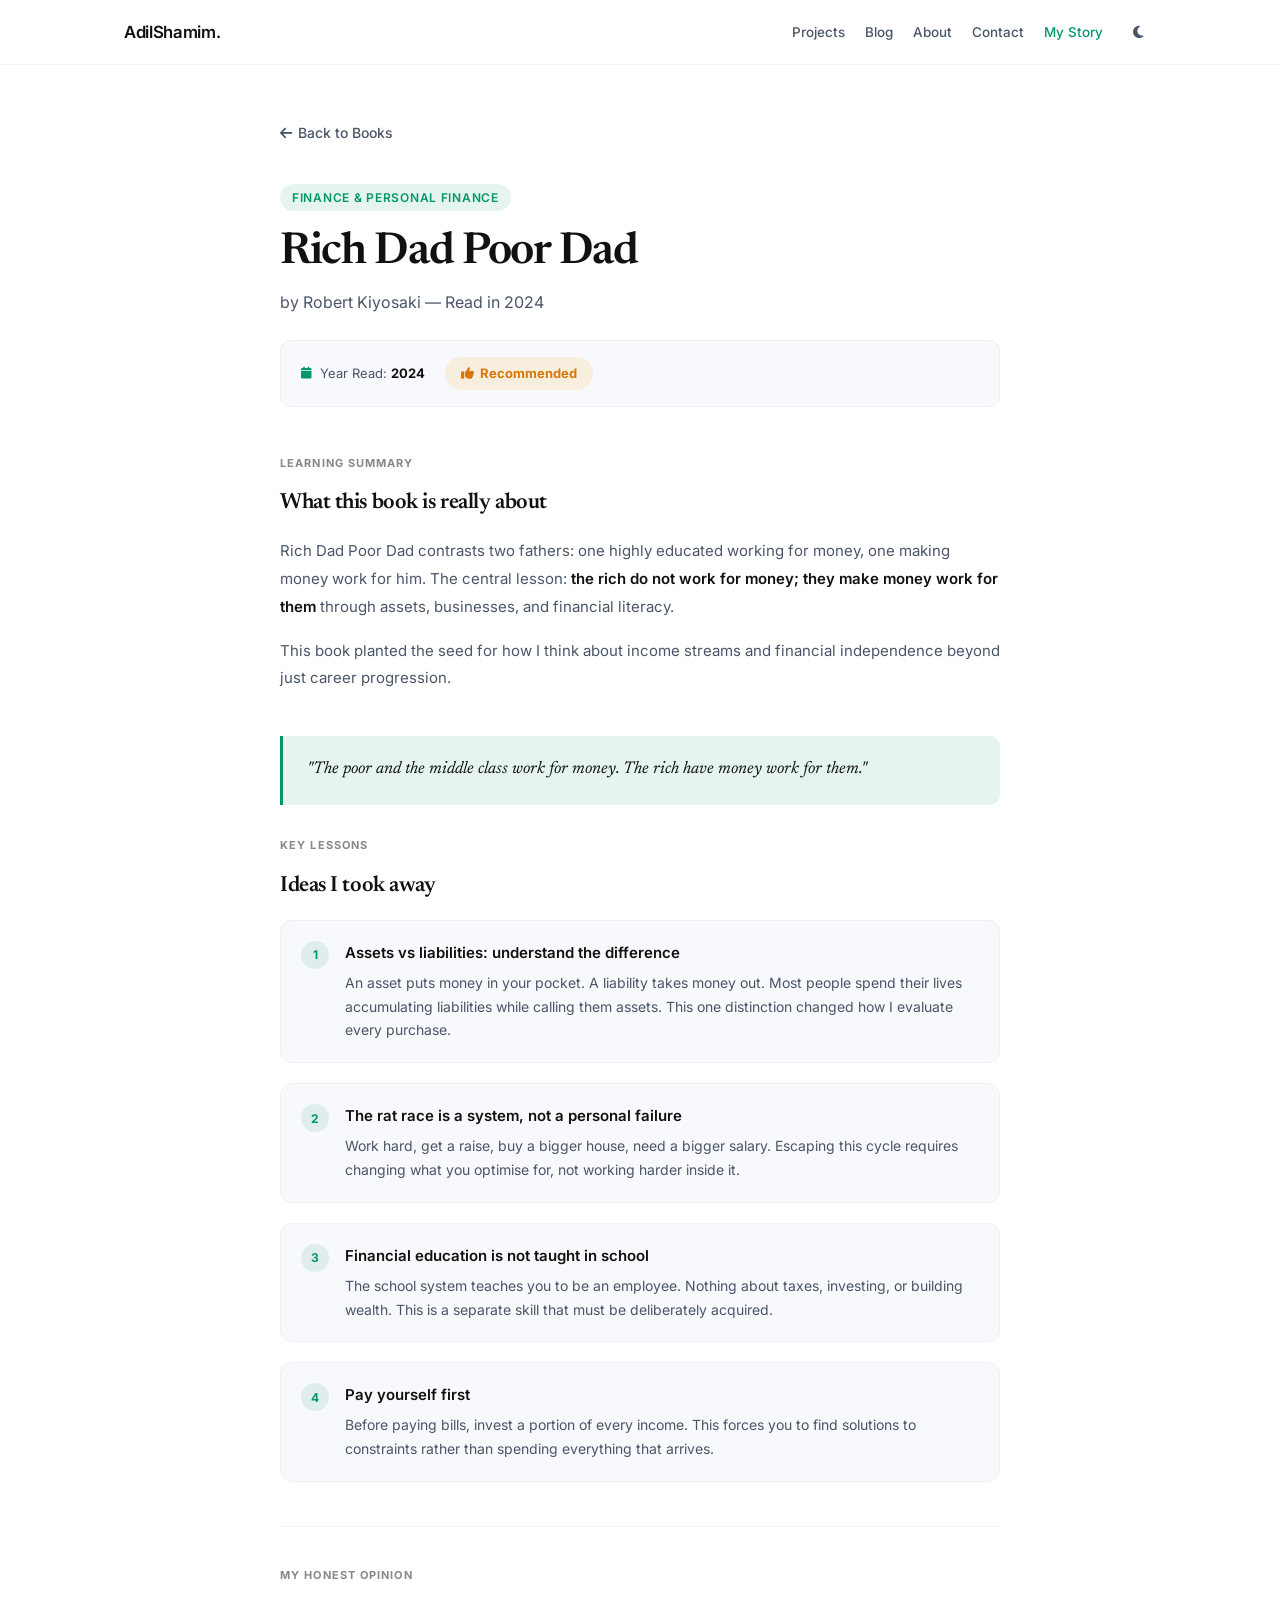
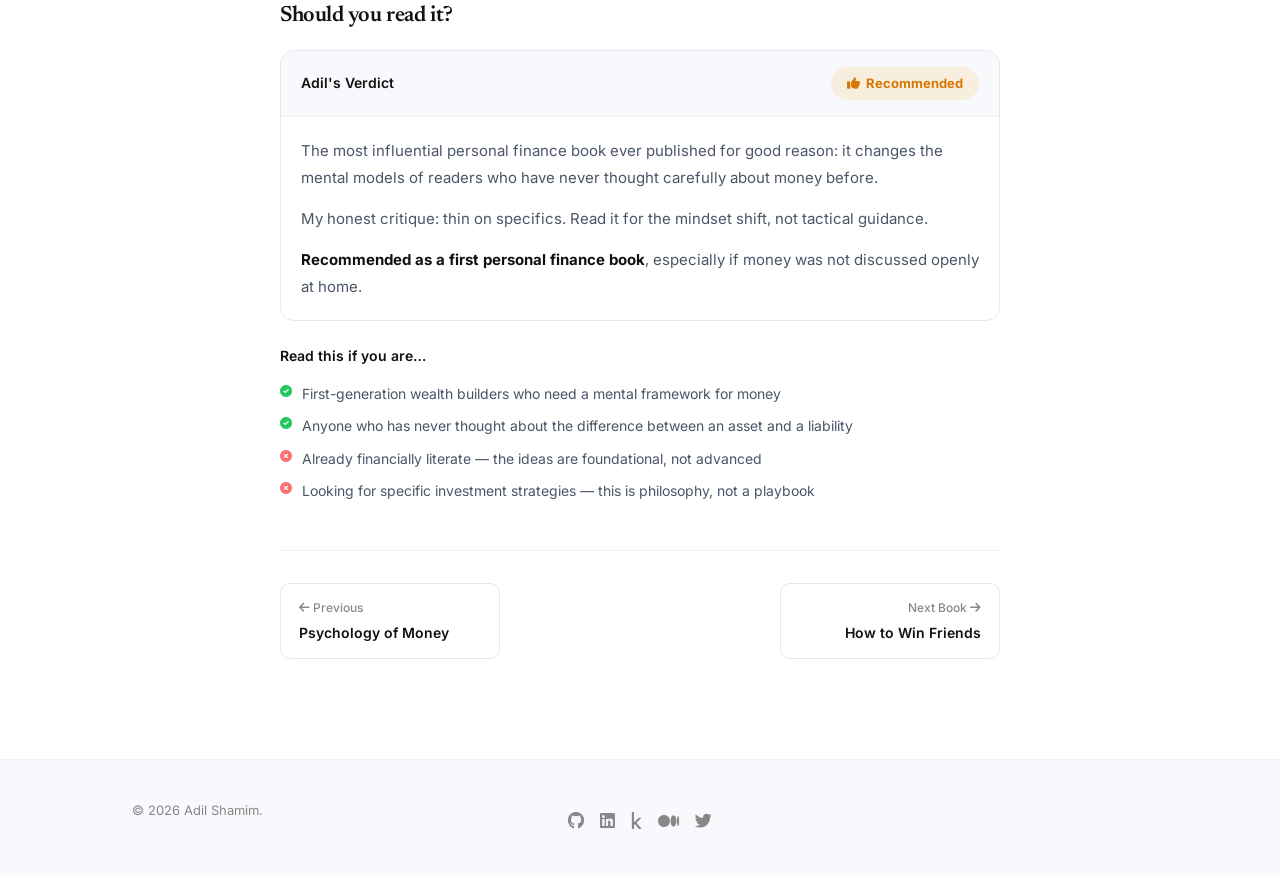
<file: books/rich-dad-poor-dad.html>
<!DOCTYPE html>
<html lang="en">
<head>
<meta charset="UTF-8">
<meta name="viewport" content="width=device-width, initial-scale=1.0">
<title>Rich Dad Poor Dad - Book Notes | Adil Shamim</title>
<meta name="description" content="My notes and honest opinion on Rich Dad Poor Dad by Robert Kiyosaki.">
<meta name="author" content="Adil Shamim">
<link rel="preconnect" href="https://fonts.googleapis.com">
<link rel="preconnect" href="https://fonts.gstatic.com" crossorigin>
<link href="https://fonts.googleapis.com/css2?family=Inter:wght@300;400;500;600;700;800&amp;family=Newsreader:ital,opsz,wght@0,6..72,400;0,6..72,500;0,6..72,600;1,6..72,400&amp;display=swap" rel="stylesheet">
<link rel="stylesheet" href="https://cdnjs.cloudflare.com/ajax/libs/font-awesome/6.4.0/css/all.min.css">
<link rel="stylesheet" href="../assets/css/styles.css">
<link rel="stylesheet" href="../assets/css/chatbot.css">
<link rel="shortcut icon" href="https://www.adilshamim.me/assets/images/Adil.jpeg" type="image/x-icon">
<style>
.book-page{padding-top:120px;padding-bottom:100px}.book-page-inner{max-width:720px;margin:0 auto}.back-link{display:inline-flex;align-items:center;gap:6px;font-size:.875rem;font-weight:500;color:var(--text-secondary);margin-bottom:40px;transition:color var(--transition),gap var(--transition)}.back-link:hover{color:var(--accent);gap:10px}.book-hero{margin-bottom:48px}.book-genre-tag{display:inline-block;font-size:.75rem;font-weight:600;letter-spacing:.06em;text-transform:uppercase;color:var(--accent);background:var(--accent-light);padding:4px 12px;border-radius:20px;margin-bottom:16px}.book-page-title{font-family:'Newsreader',Georgia,serif;font-size:clamp(1.875rem,4vw,2.75rem);font-weight:600;letter-spacing:-.03em;line-height:1.2;color:var(--text);margin-bottom:10px}.book-page-author{font-size:1rem;color:var(--text-secondary);margin-bottom:24px}.book-meta-row{display:flex;flex-wrap:wrap;gap:20px;align-items:center;padding:16px 20px;background:var(--bg-secondary);border:1px solid var(--border-light);border-radius:10px}.book-meta-item{display:flex;align-items:center;gap:8px;font-size:.8125rem;color:var(--text-secondary)}.book-meta-item i{color:var(--accent);font-size:.75rem}.book-meta-item strong{color:var(--text)}.verdict-badge{display:inline-flex;align-items:center;gap:6px;font-size:.8125rem;font-weight:700;padding:6px 16px;border-radius:20px}.verdict-badge.must-read{background:rgba(34,197,94,.12);color:#16a34a}.verdict-badge.recommended{background:rgba(245,158,11,.12);color:#d97706}.verdict-badge.optional{background:rgba(148,163,184,.12);color:#64748b}[data-theme=dark] .verdict-badge.must-read{background:rgba(34,197,94,.15);color:#4ade80}[data-theme=dark] .verdict-badge.recommended{background:rgba(245,158,11,.15);color:#fbbf24}[data-theme=dark] .verdict-badge.optional{background:rgba(148,163,184,.15);color:#94a3b8}.book-section{margin-bottom:44px}.book-section-label{font-size:.6875rem;font-weight:700;letter-spacing:.1em;text-transform:uppercase;color:var(--text-tertiary);margin-bottom:14px}.book-section-heading{font-family:'Newsreader',Georgia,serif;font-size:1.375rem;font-weight:600;letter-spacing:-.02em;color:var(--text);margin-bottom:16px}.book-prose{font-size:.9375rem;line-height:1.85;color:var(--text-secondary)}.book-prose p{margin-bottom:16px}.book-prose p:last-child{margin-bottom:0}.book-prose strong{color:var(--text);font-weight:600}.lessons-list{display:flex;flex-direction:column;gap:20px}.lesson-item{display:flex;gap:16px;padding:20px;background:var(--bg-secondary);border:1px solid var(--border-light);border-radius:12px;transition:border-color var(--transition),box-shadow var(--transition)}.lesson-item:hover{border-color:var(--accent-light);box-shadow:0 4px 16px rgba(47,143,107,.08)}.lesson-number{flex-shrink:0;width:28px;height:28px;border-radius:50%;background:var(--accent-light);color:var(--accent);font-size:.75rem;font-weight:700;display:flex;align-items:center;justify-content:center}.lesson-content{flex:1}.lesson-title{font-size:.9375rem;font-weight:600;color:var(--text);margin-bottom:6px}.lesson-desc{font-size:.875rem;line-height:1.7;color:var(--text-secondary)}.book-quote{border-left:3px solid var(--accent);padding:20px 20px 20px 24px;background:var(--accent-light);border-radius:0 10px 10px 0;margin:32px 0;font-family:'Newsreader',Georgia,serif;font-style:italic;font-size:1.0625rem;line-height:1.7;color:var(--text)}.verdict-box{border:1px solid var(--border);border-radius:14px;overflow:hidden}.verdict-box-header{padding:16px 20px;background:var(--bg-secondary);border-bottom:1px solid var(--border-light);display:flex;align-items:center;justify-content:space-between;gap:12px}.verdict-box-title{font-size:.875rem;font-weight:600;color:var(--text)}.verdict-box-body{padding:20px}.verdict-box-body p{font-size:.9375rem;line-height:1.8;color:var(--text-secondary);margin-bottom:14px}.verdict-box-body p:last-child{margin-bottom:0}.verdict-box-body strong{color:var(--text)}.read-for-list{display:flex;flex-direction:column;gap:10px;margin-top:16px}.read-for-item{display:flex;align-items:flex-start;gap:10px;font-size:.875rem;line-height:1.6;color:var(--text-secondary)}.read-for-item i{flex-shrink:0;margin-top:2px;font-size:.75rem}.read-for-item.yes i{color:#22c55e}.read-for-item.no i{color:#f87171}.book-divider{border:none;border-top:1px solid var(--border-light);margin:40px 0}.book-nav{display:flex;justify-content:space-between;align-items:center;gap:16px;margin-top:48px;padding-top:32px;border-top:1px solid var(--border-light)}.book-nav-link{display:flex;flex-direction:column;gap:4px;text-decoration:none;padding:14px 18px;border:1px solid var(--border);border-radius:10px;flex:1;max-width:220px;transition:all var(--transition)}.book-nav-link:hover{border-color:var(--accent);background:var(--accent-light)}.book-nav-label{font-size:.75rem;color:var(--text-tertiary);font-weight:500}.book-nav-title{font-size:.875rem;font-weight:600;color:var(--text)}.book-nav-link.next{text-align:right;margin-left:auto}@media(max-width:640px){.book-meta-row{gap:12px}.book-nav{flex-direction:column}.book-nav-link{max-width:100%;width:100%}.book-nav-link.next{text-align:left}}
</style>
</head>
<body>
<a href="#main-content" class="skip-link">Skip to main content</a>
<nav class="navbar" aria-label="Main navigation">
<div class="nav-container">
<a href="../index.html" class="nav-logo">AdilShamim.</a>
<div class="nav-right">
<ul class="nav-menu" id="primary-menu" aria-label="Primary"><li><a href='../index.html#projects' class='nav-link'>Projects</a></li><li><a href='../index.html#blog' class='nav-link'>Blog</a></li><li><a href='../index.html#about' class='nav-link'>About</a></li><li><a href='../index.html#contact' class='nav-link'>Contact</a></li><li><a href='../My_Story.html' class='nav-link active'>My Story</a></li></ul>
<button id="theme-toggle" class="theme-btn" aria-label="Switch to dark mode" aria-pressed="false"><i class="fas fa-moon"></i></button>
<button class="menu-toggle" id="mobile-menu" aria-label="Toggle navigation menu" aria-controls="primary-menu" aria-expanded="false"><span class="bar"></span><span class="bar"></span><span class="bar"></span></button>
</div></div></nav>
<main id="main-content">
<section class="section book-page"><div class="container"><div class="book-page-inner">
<a href="../My_Story.html#books" class="back-link"><i class="fas fa-arrow-left"></i> Back to Books</a>
<header class="book-hero">
<span class="book-genre-tag">Finance &amp; Personal Finance</span>
<h1 class="book-page-title">Rich Dad Poor Dad</h1>
<p class="book-page-author">by Robert Kiyosaki &mdash; Read in 2024</p>
<div class="book-meta-row">
<div class="book-meta-item"><i class="fas fa-calendar"></i><span>Year Read: <strong>2024</strong></span></div>
<div class="verdict-badge recommended" role="status"><i class="fas fa-thumbs-up"></i> Recommended</div>
</div></header>
<div class="book-section">
<p class="book-section-label">Learning Summary</p>
<h2 class="book-section-heading">What this book is really about</h2>
<div class="book-prose"><p>Rich Dad Poor Dad contrasts two fathers: one highly educated working for money, one making money work for him. The central lesson: <strong>the rich do not work for money; they make money work for them</strong> through assets, businesses, and financial literacy.</p><p>This book planted the seed for how I think about income streams and financial independence beyond just career progression.</p></div>
</div>
<blockquote class="book-quote">"The poor and the middle class work for money. The rich have money work for them."</blockquote>
<div class="book-section">
<p class="book-section-label">Key Lessons</p>
<h2 class="book-section-heading">Ideas I took away</h2>
<div class="lessons-list"><div class='lesson-item reveal'><div class='lesson-number'>1</div><div class='lesson-content'><div class='lesson-title'>Assets vs liabilities: understand the difference</div><div class='lesson-desc'>An asset puts money in your pocket. A liability takes money out. Most people spend their lives accumulating liabilities while calling them assets. This one distinction changed how I evaluate every purchase.</div></div></div><div class='lesson-item reveal'><div class='lesson-number'>2</div><div class='lesson-content'><div class='lesson-title'>The rat race is a system, not a personal failure</div><div class='lesson-desc'>Work hard, get a raise, buy a bigger house, need a bigger salary. Escaping this cycle requires changing what you optimise for, not working harder inside it.</div></div></div><div class='lesson-item reveal'><div class='lesson-number'>3</div><div class='lesson-content'><div class='lesson-title'>Financial education is not taught in school</div><div class='lesson-desc'>The school system teaches you to be an employee. Nothing about taxes, investing, or building wealth. This is a separate skill that must be deliberately acquired.</div></div></div><div class='lesson-item reveal'><div class='lesson-number'>4</div><div class='lesson-content'><div class='lesson-title'>Pay yourself first</div><div class='lesson-desc'>Before paying bills, invest a portion of every income. This forces you to find solutions to constraints rather than spending everything that arrives.</div></div></div></div>
</div>
<hr class="book-divider">
<div class="book-section">
<p class="book-section-label">My Honest Opinion</p>
<h2 class="book-section-heading">Should you read it?</h2>
<div class="verdict-box">
<div class="verdict-box-header"><span class="verdict-box-title">Adil&#39;s Verdict</span><div class="verdict-badge recommended"><i class="fas fa-thumbs-up"></i> Recommended</div></div>
<div class="verdict-box-body"><p>The most influential personal finance book ever published for good reason: it changes the mental models of readers who have never thought carefully about money before.</p><p>My honest critique: thin on specifics. Read it for the mindset shift, not tactical guidance.</p><p><strong>Recommended as a first personal finance book</strong>, especially if money was not discussed openly at home.</p></div>
</div>
<div style="margin-top:24px">
<p style="font-size:.875rem;font-weight:600;color:var(--text);margin-bottom:12px">Read this if you are&hellip;</p>
<div class="read-for-list"><div class='read-for-item yes'><i class='fas fa-check-circle'></i><span>First-generation wealth builders who need a mental framework for money</span></div><div class='read-for-item yes'><i class='fas fa-check-circle'></i><span>Anyone who has never thought about the difference between an asset and a liability</span></div><div class='read-for-item no'><i class='fas fa-times-circle'></i><span>Already financially literate — the ideas are foundational, not advanced</span></div><div class='read-for-item no'><i class='fas fa-times-circle'></i><span>Looking for specific investment strategies — this is philosophy, not a playbook</span></div></div>
</div></div>
<nav class="book-nav" aria-label="Book navigation">
<a href="the-psychology-of-money.html" class="book-nav-link"><span class="book-nav-label"><i class="fas fa-arrow-left"></i> Previous</span><span class="book-nav-title">Psychology of Money</span></a>
<a href="how-to-win-friends.html" class="book-nav-link next"><span class="book-nav-label">Next Book <i class="fas fa-arrow-right"></i></span><span class="book-nav-title">How to Win Friends</span></a>
</nav>
</div></div></section></main>
<footer class="footer"><div class="container"><div class="footer-content">
<p class="footer-copy">&copy; <span id="current-year"></span> Adil Shamim.</p>
<div class="footer-socials">
<a href="https://github.com/AdilShamim8" target="_blank" rel="noopener" aria-label="GitHub"><i class="fab fa-github"></i></a>
<a href="https://www.linkedin.com/in/adilshamim8" target="_blank" rel="noopener" aria-label="LinkedIn"><i class="fab fa-linkedin"></i></a>
<a href="https://www.kaggle.com/adilshamim8" target="_blank" rel="noopener" aria-label="Kaggle"><i class="fab fa-kaggle"></i></a>
<a href="https://adilshamim8.medium.com/" target="_blank" rel="noopener" aria-label="Medium"><i class="fab fa-medium"></i></a>
<a href="https://x.com/adil_shamim8" target="_blank" rel="noopener" aria-label="Twitter"><i class="fab fa-twitter"></i></a>
</div></div></div></footer>
<script src="../assets/js/script.js" defer></script>
<script src="../assets/js/chatbot.js" defer></script>
</body></html>
</file>
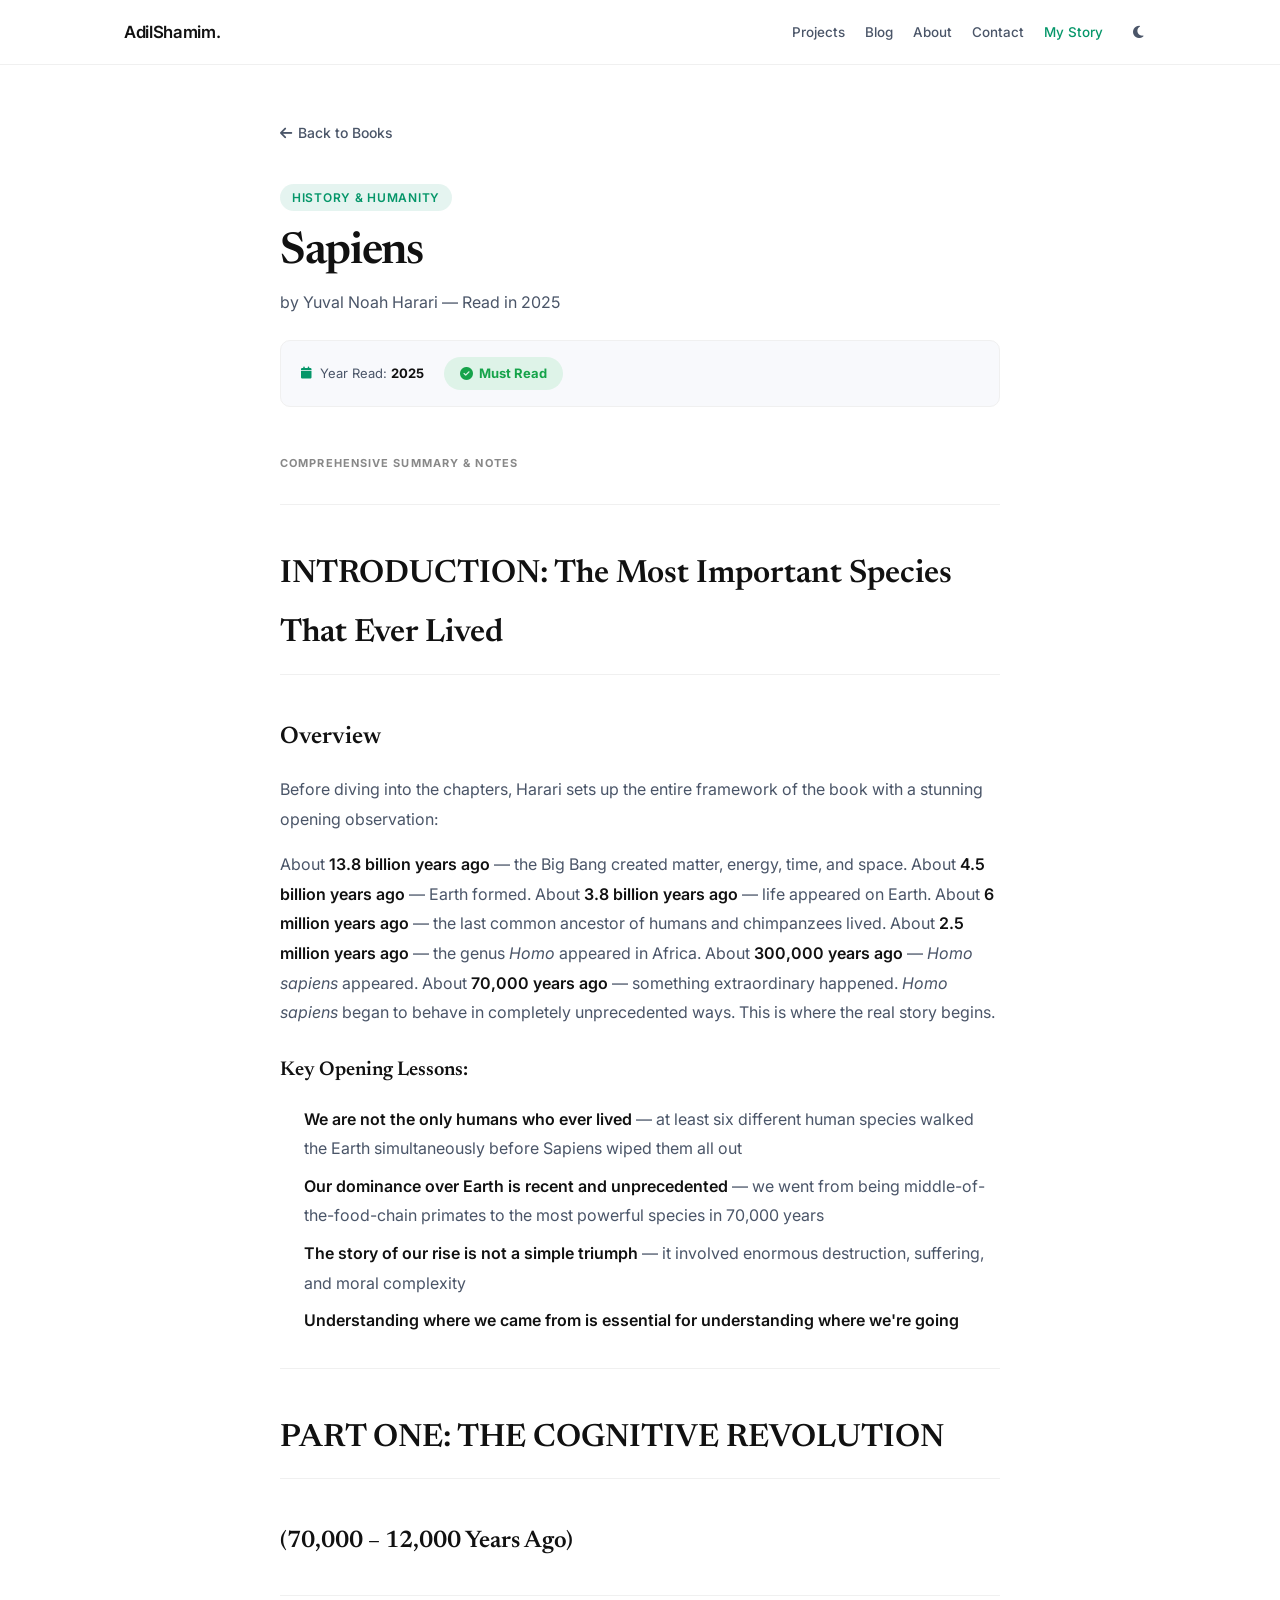
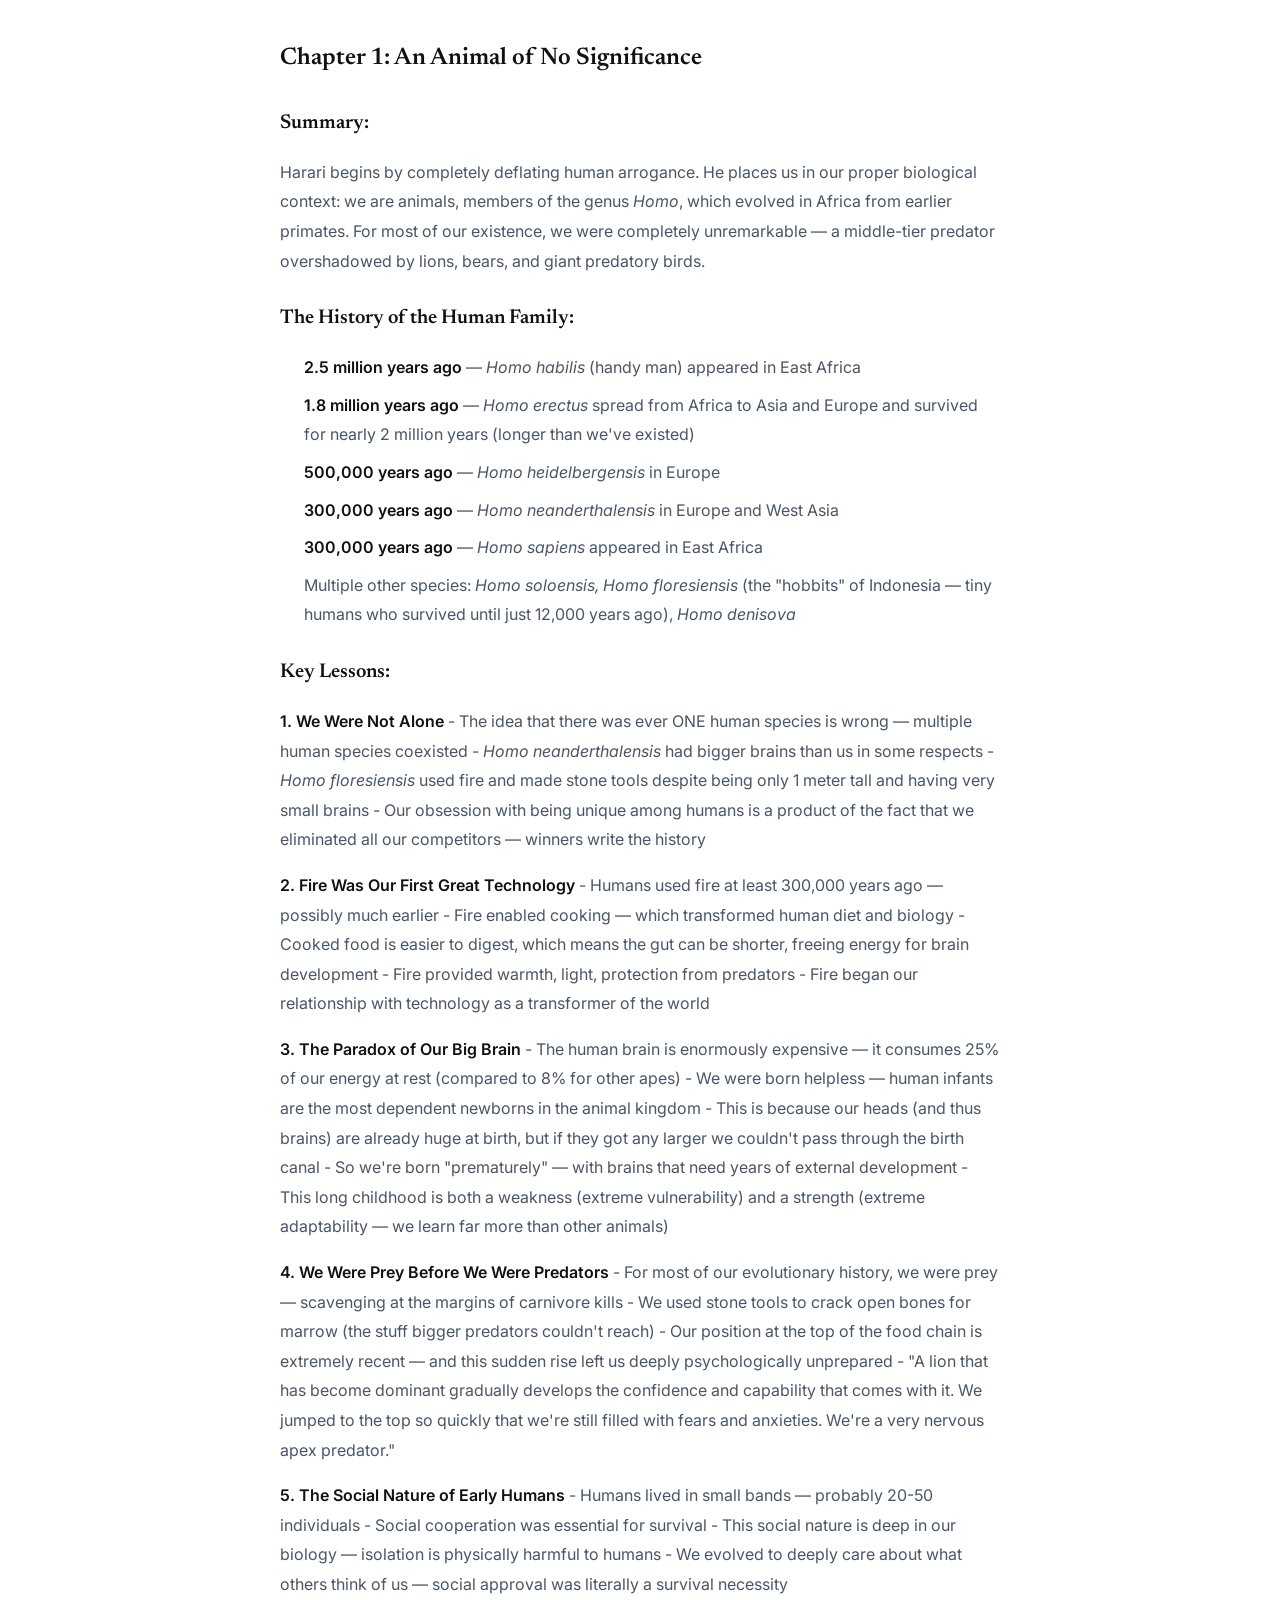
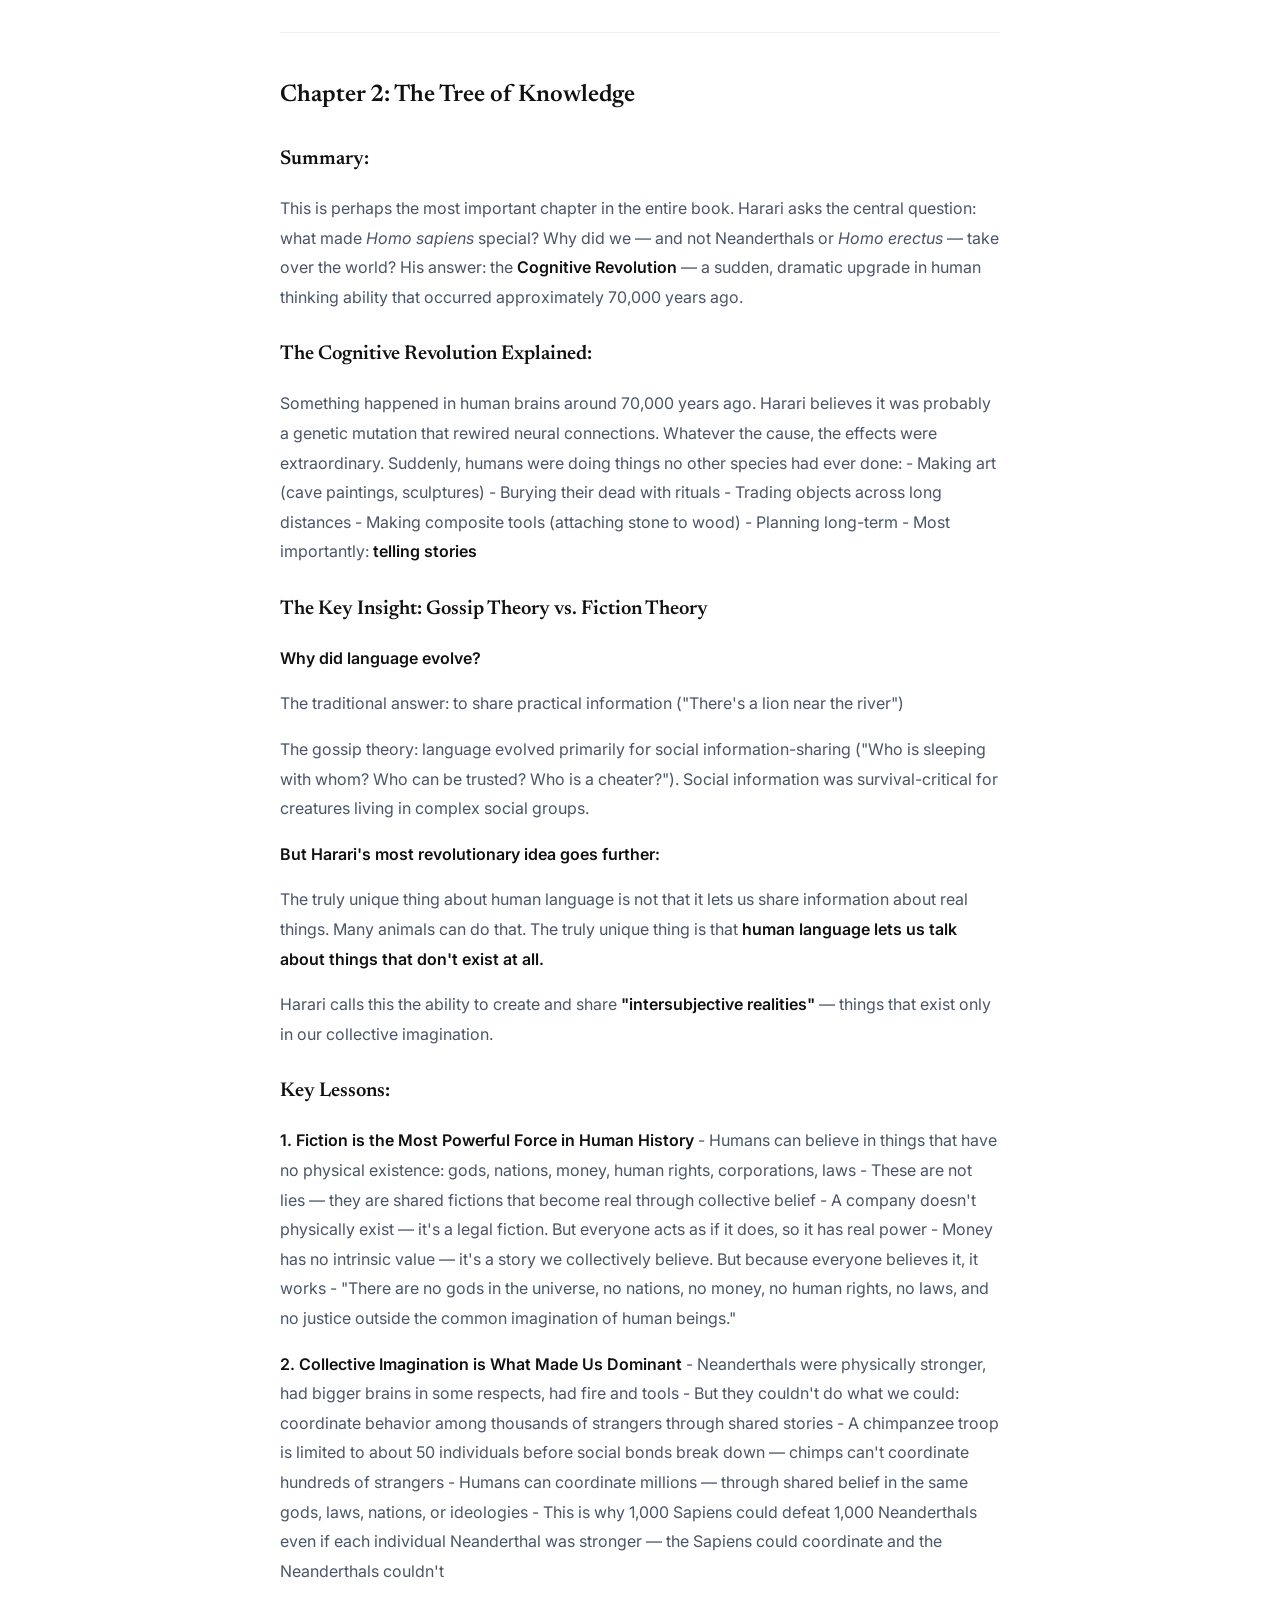
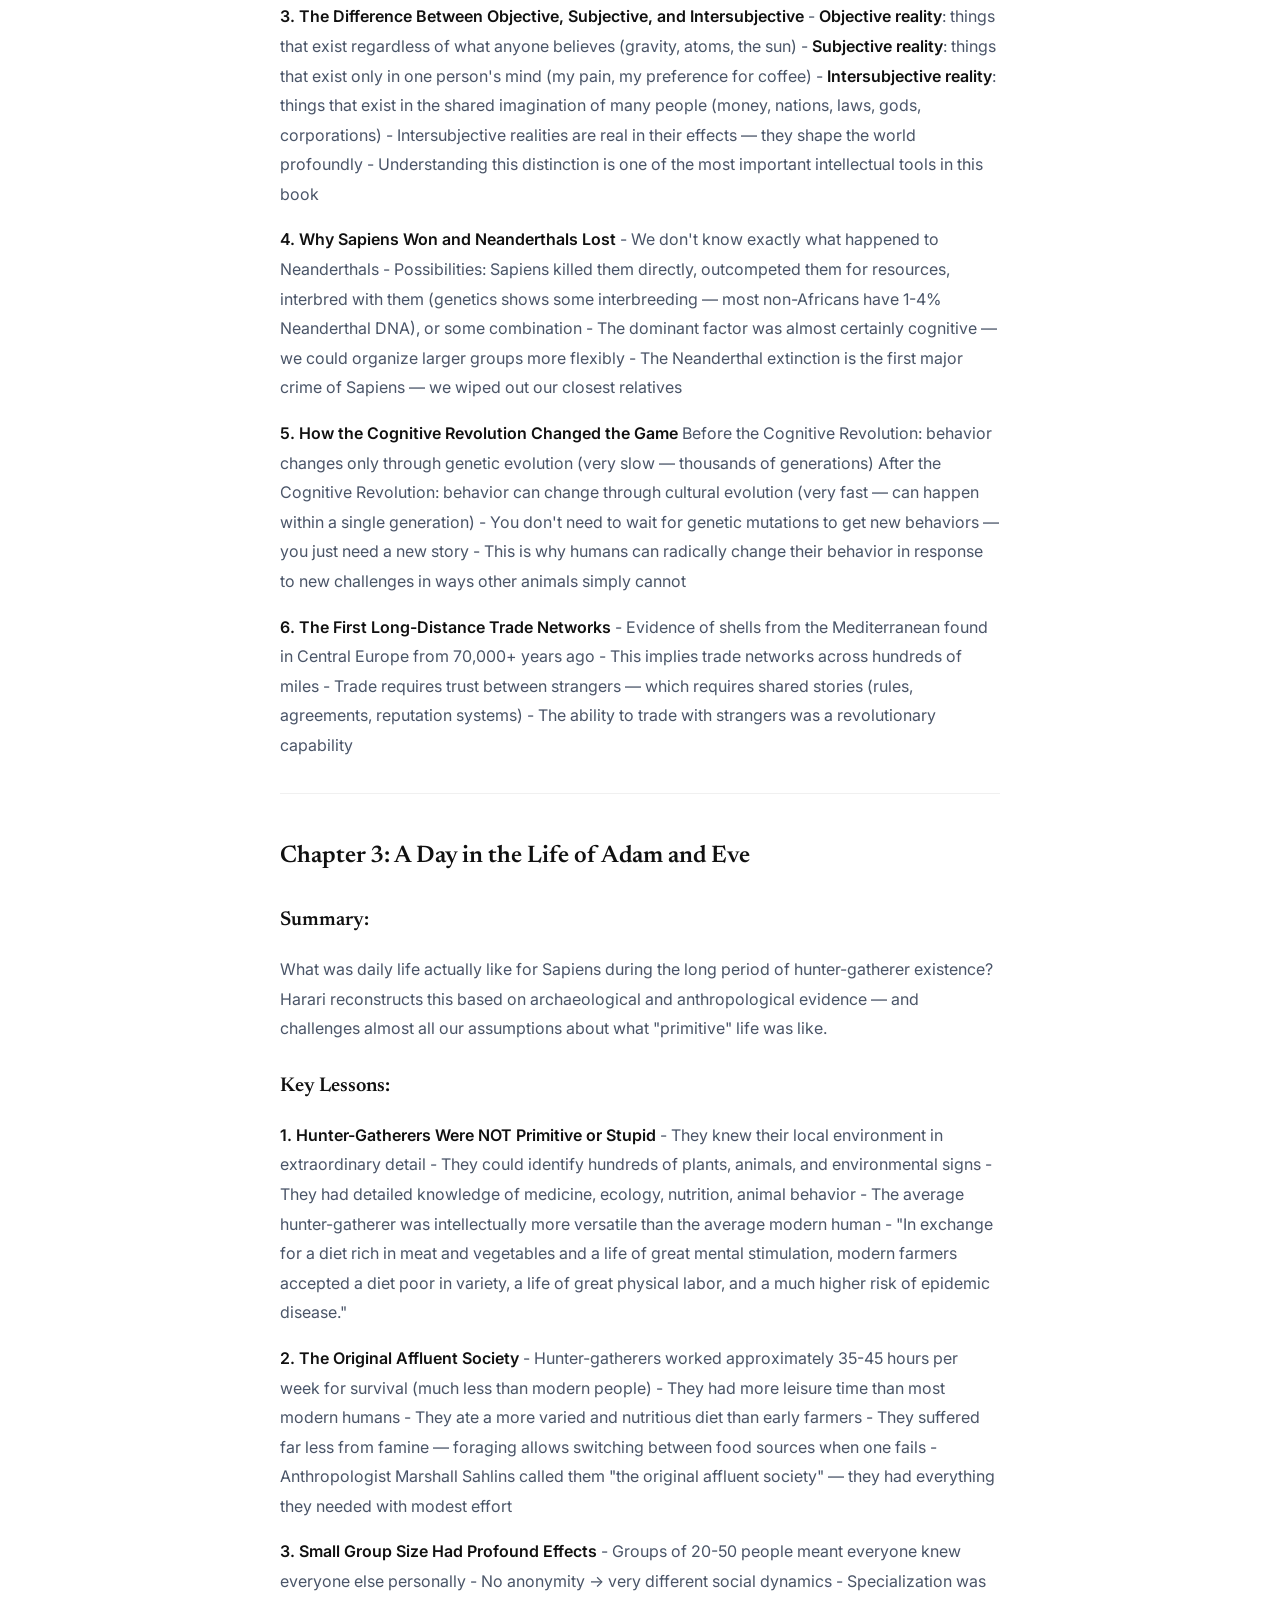
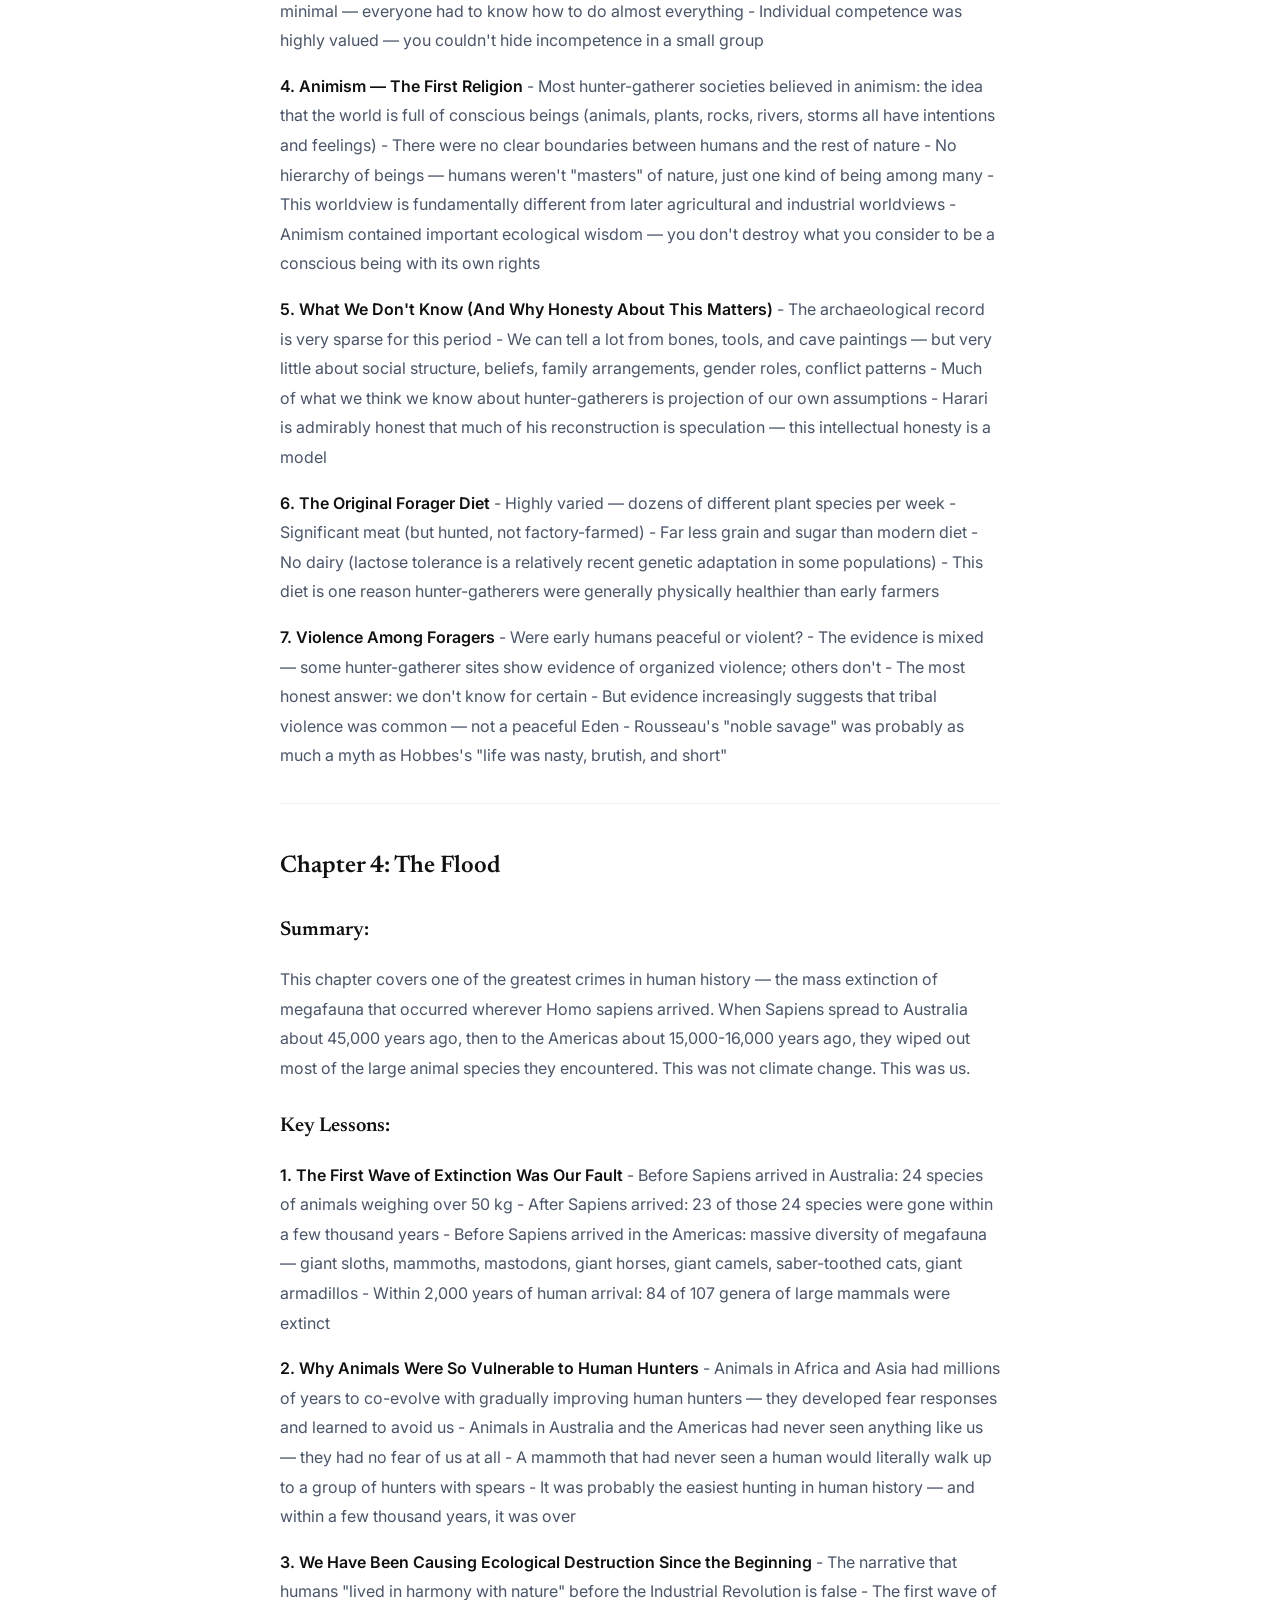
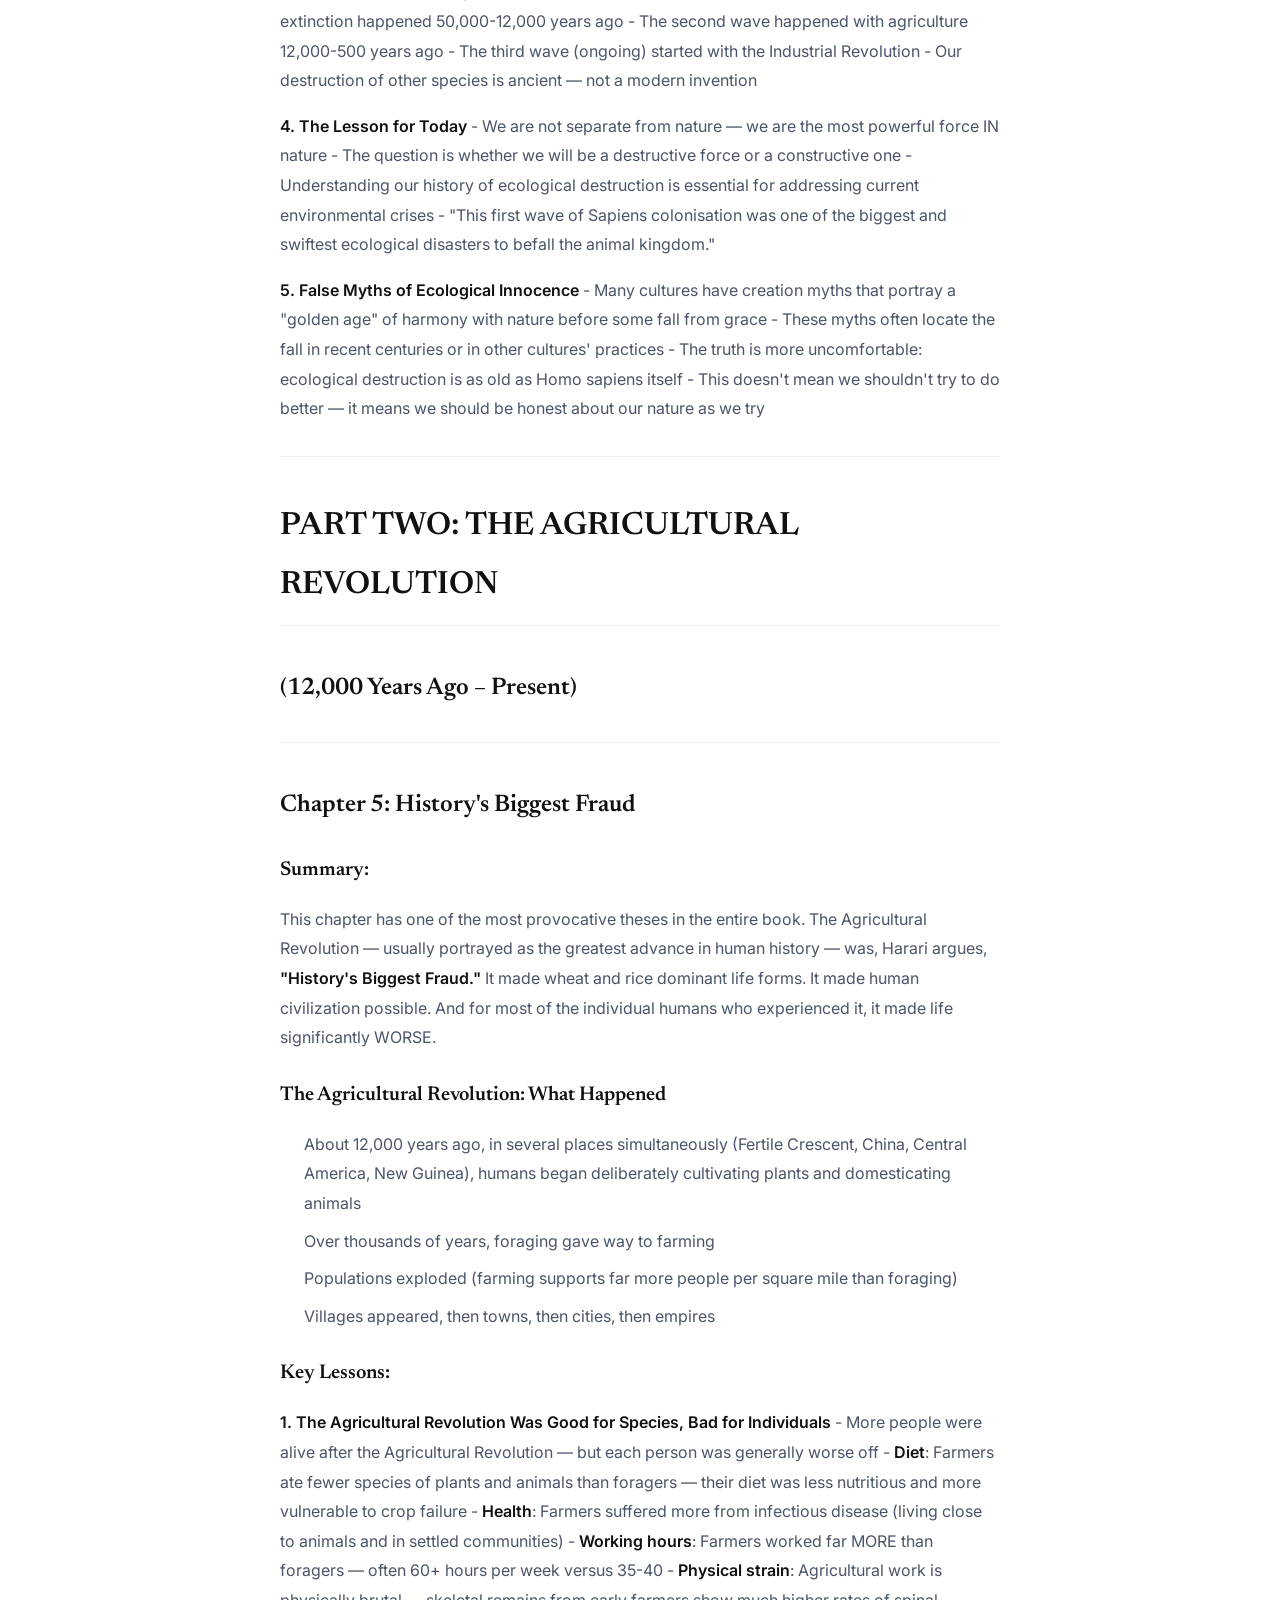
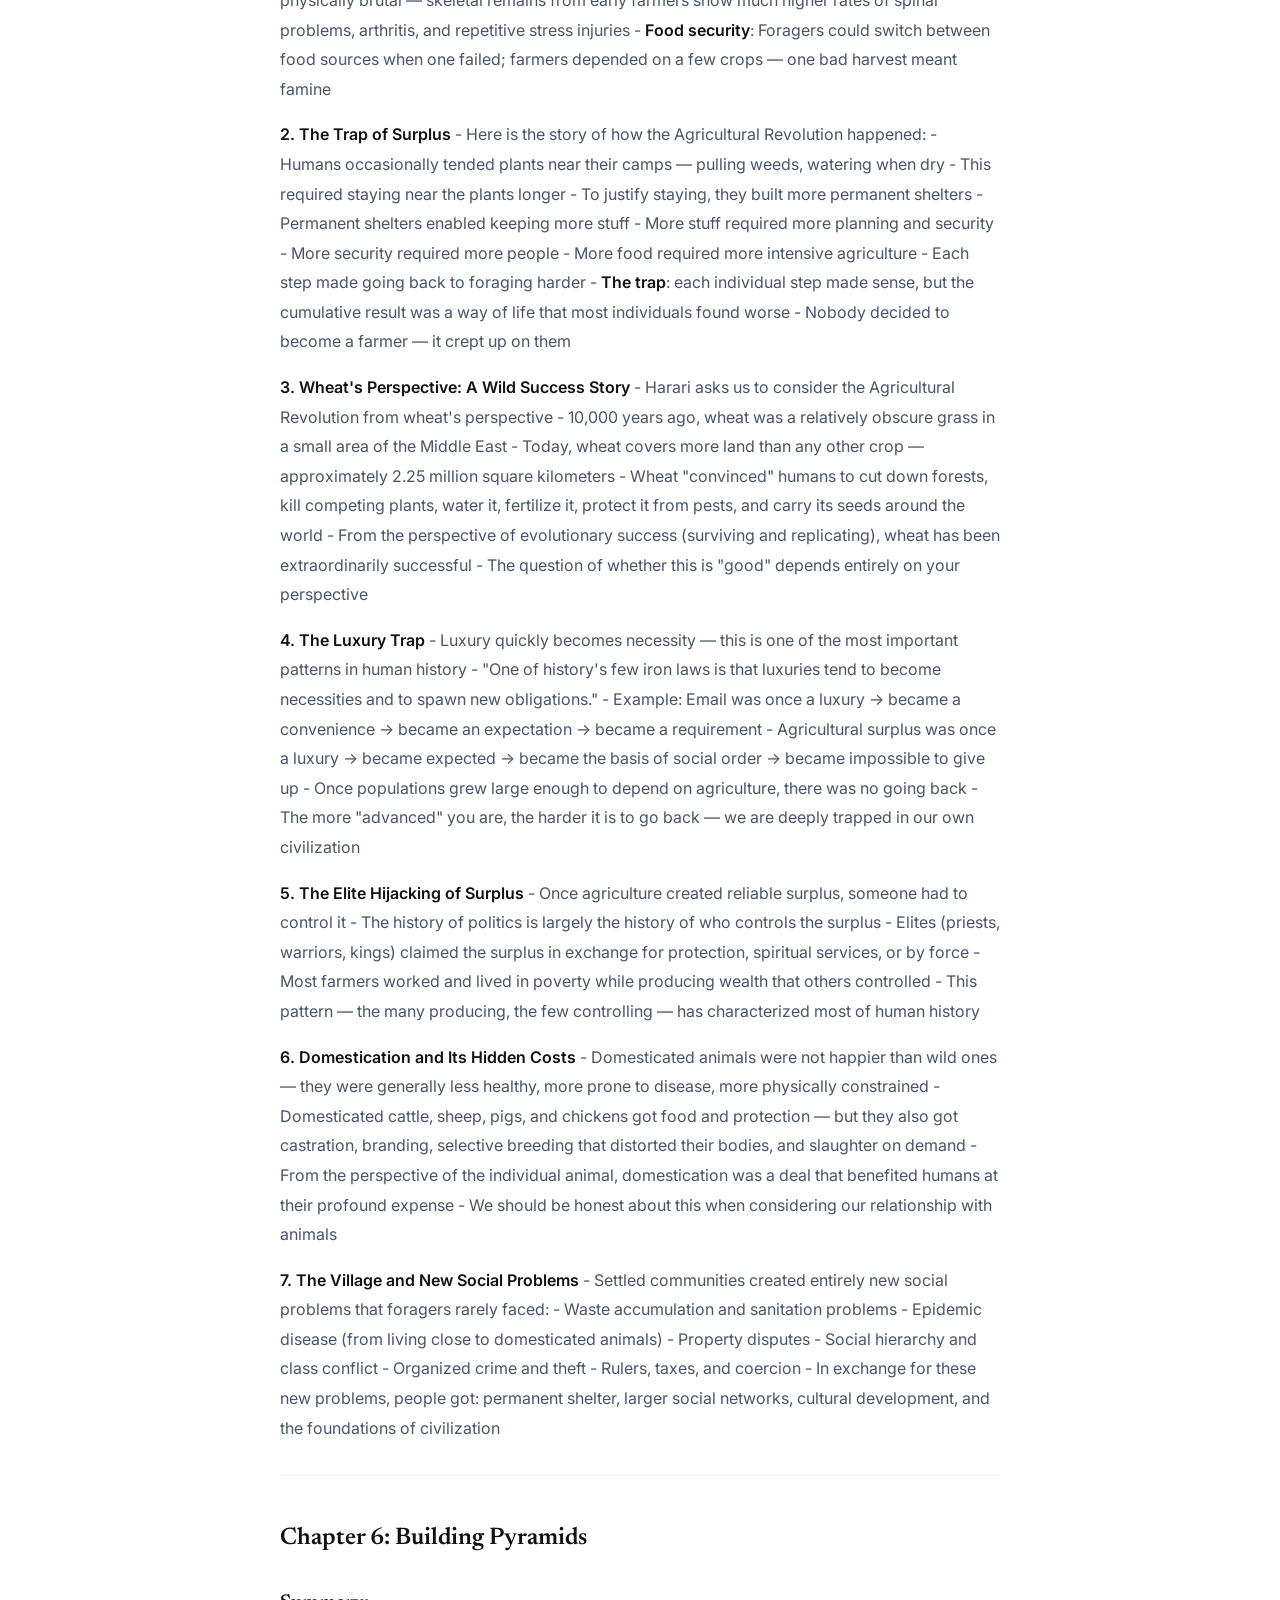
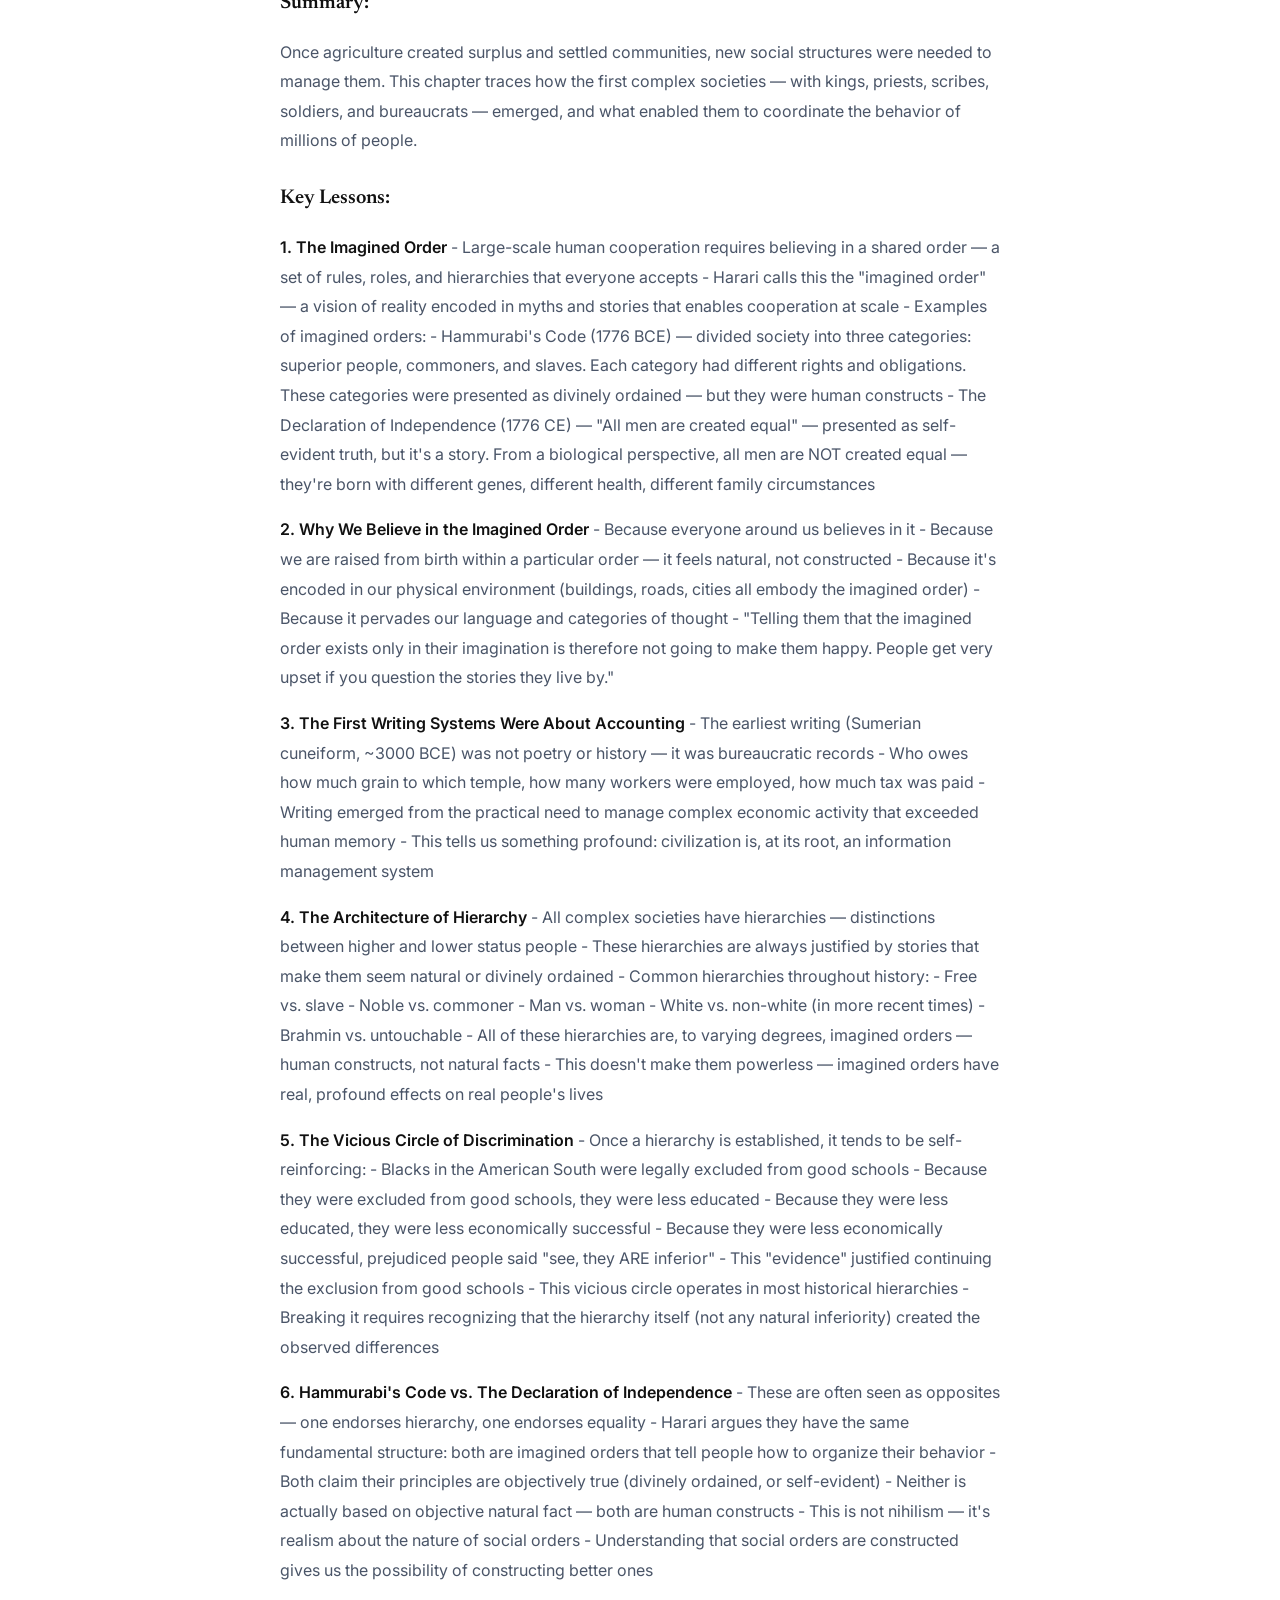
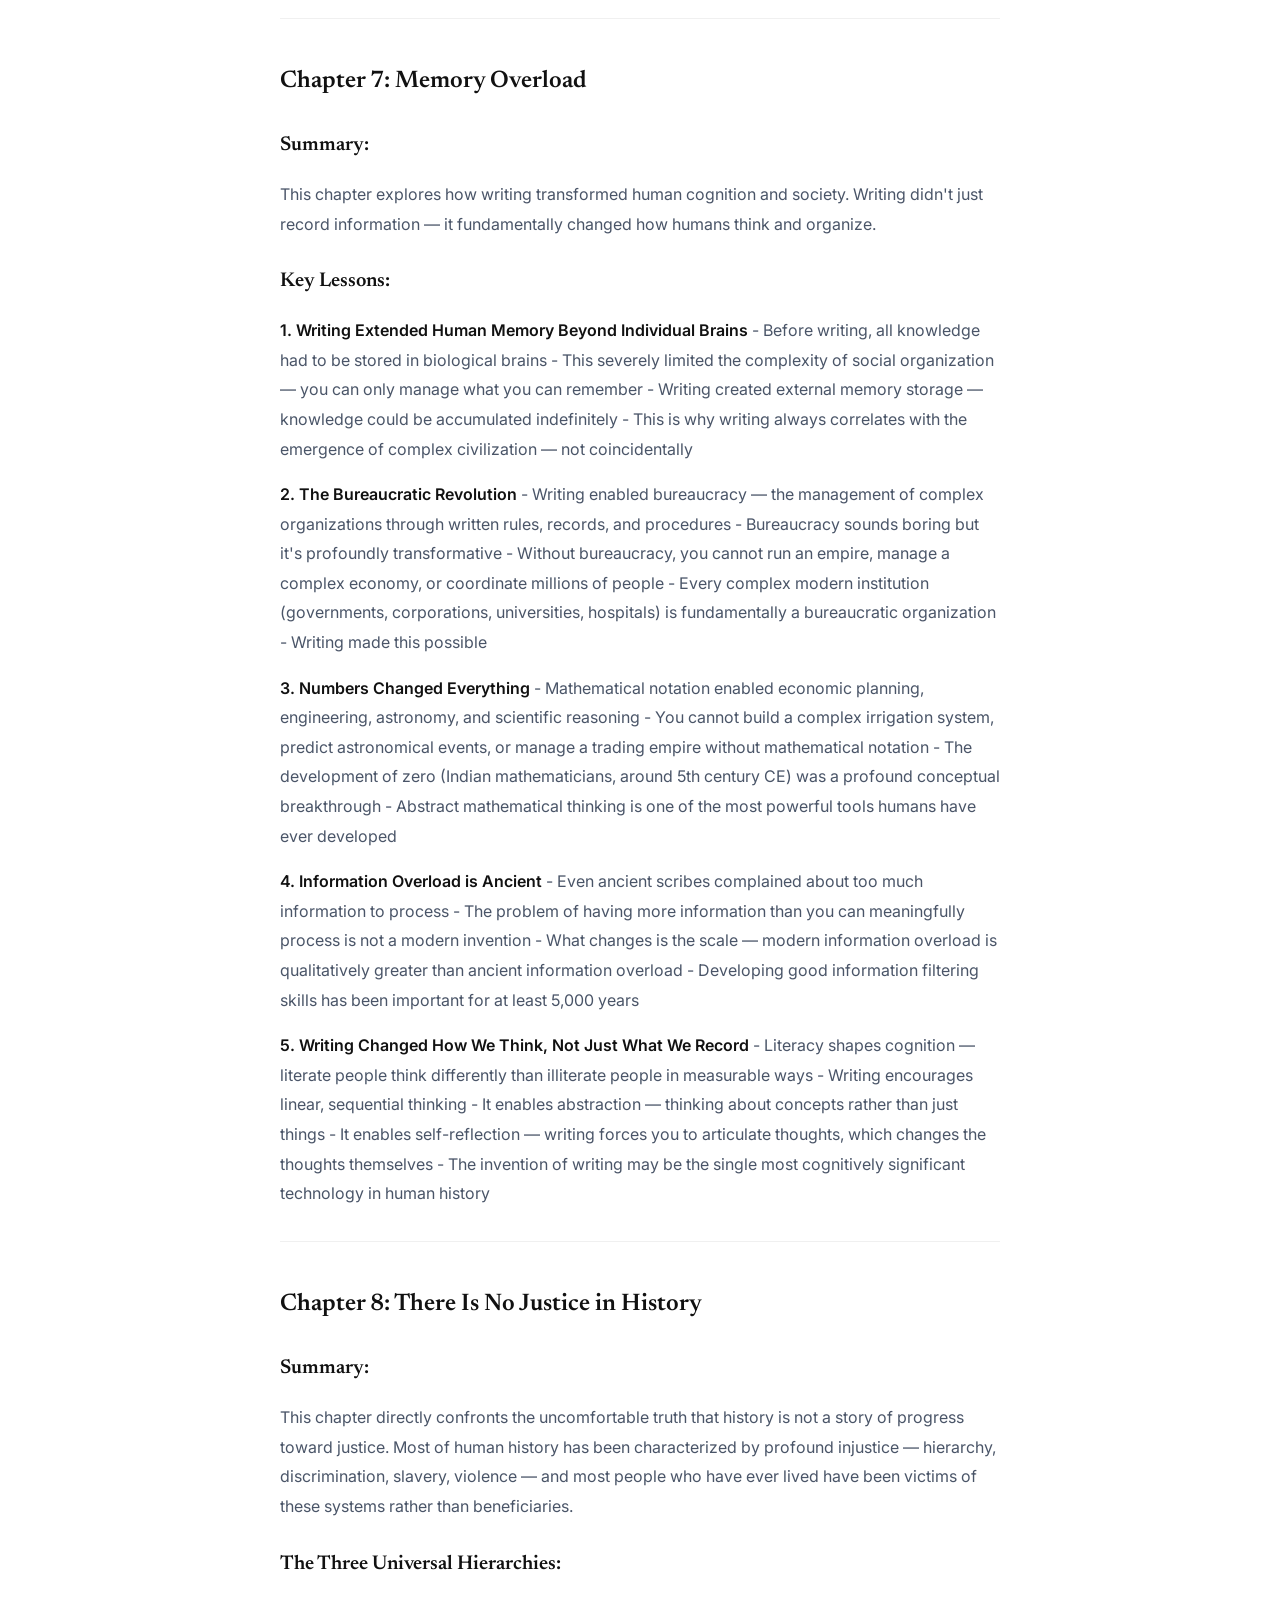
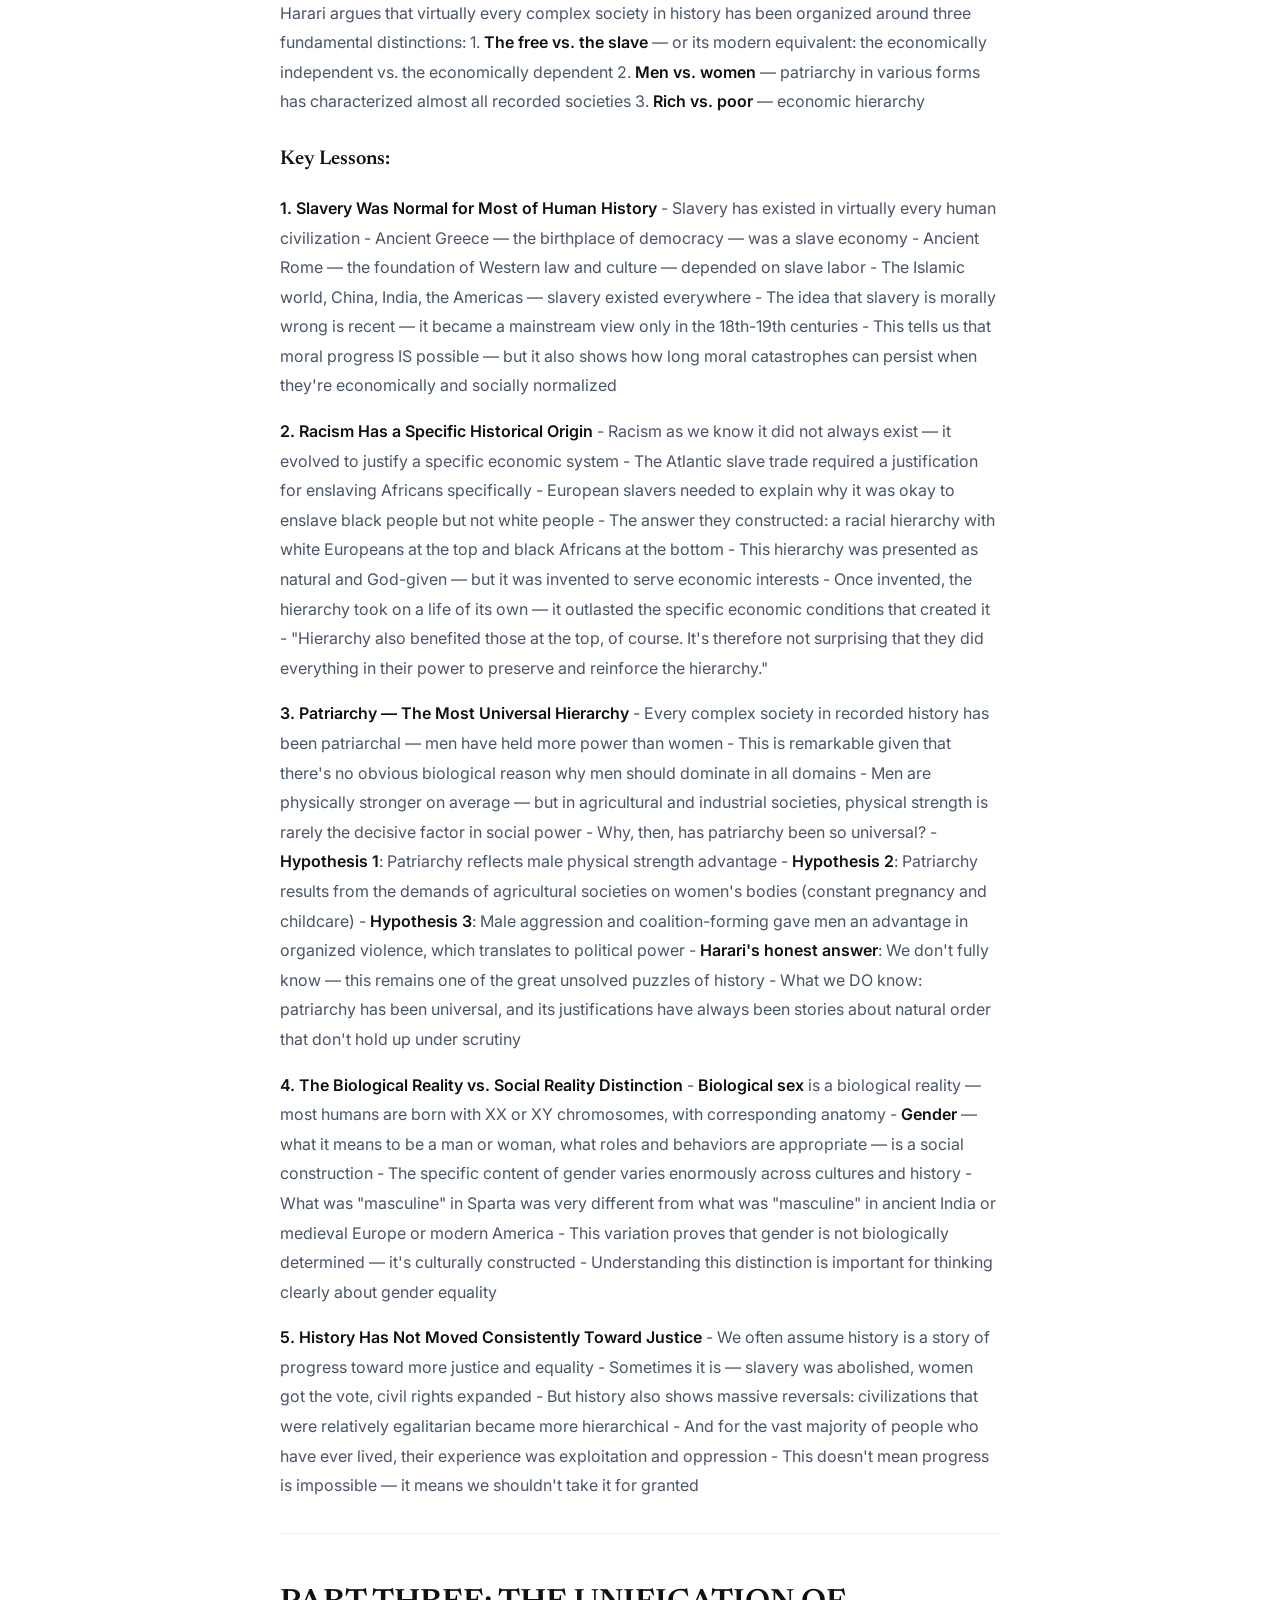
<file: books/sapiens.html>
﻿<!DOCTYPE html>
<html lang="en">
<head>
    <meta charset="UTF-8">
    <meta name="viewport" content="width=device-width, initial-scale=1.0">
    <title>Sapiens — Book Notes | Adil Shamim</title>
    <meta name="description" content="My notes, key lessons, and honest opinion on Sapiens by Yuval Noah Harari.">
    <meta name="author" content="Adil Shamim">
    <link rel="preconnect" href="https://fonts.googleapis.com">
    <link rel="preconnect" href="https://fonts.gstatic.com" crossorigin>
    <link href="https://fonts.googleapis.com/css2?family=Inter:wght@300;400;500;600;700;800&family=Newsreader:ital,opsz,wght@0,6..72,400;0,6..72,500;0,6..72,600;1,6..72,400&display=swap" rel="stylesheet">
    <link rel="stylesheet" href="https://cdnjs.cloudflare.com/ajax/libs/font-awesome/6.4.0/css/all.min.css">
    <link rel="stylesheet" href="../assets/css/styles.css">
    <link rel="stylesheet" href="../assets/css/chatbot.css">
    <link rel="shortcut icon" href="https://www.adilshamim.me/assets/images/Adil.jpeg" type="image/x-icon">
    <style>
        /* Shared book page layout — identical across all /books/ pages */
        .book-page{padding-top:120px;padding-bottom:100px}.book-page-inner{max-width:720px;margin:0 auto}.back-link{display:inline-flex;align-items:center;gap:6px;font-size:.875rem;font-weight:500;color:var(--text-secondary);margin-bottom:40px;transition:color var(--transition),gap var(--transition)}.back-link:hover{color:var(--accent);gap:10px}.book-hero{margin-bottom:48px}.book-genre-tag{display:inline-block;font-size:.75rem;font-weight:600;letter-spacing:.06em;text-transform:uppercase;color:var(--accent);background:var(--accent-light);padding:4px 12px;border-radius:20px;margin-bottom:16px}.book-page-title{font-family:'Newsreader',Georgia,serif;font-size:clamp(1.875rem,4vw,2.75rem);font-weight:600;letter-spacing:-.03em;line-height:1.2;color:var(--text);margin-bottom:10px}.book-page-author{font-size:1rem;color:var(--text-secondary);margin-bottom:24px}.book-meta-row{display:flex;flex-wrap:wrap;gap:20px;align-items:center;padding:16px 20px;background:var(--bg-secondary);border:1px solid var(--border-light);border-radius:10px}.book-meta-item{display:flex;align-items:center;gap:8px;font-size:.8125rem;color:var(--text-secondary)}.book-meta-item i{color:var(--accent);font-size:.75rem}.book-meta-item strong{color:var(--text)}.verdict-badge{display:inline-flex;align-items:center;gap:6px;font-size:.8125rem;font-weight:700;padding:6px 16px;border-radius:20px}.verdict-badge.must-read{background:rgba(34,197,94,.12);color:#16a34a}.verdict-badge.recommended{background:rgba(245,158,11,.12);color:#d97706}.verdict-badge.optional{background:rgba(148,163,184,.12);color:#64748b}[data-theme=dark] .verdict-badge.must-read{background:rgba(34,197,94,.15);color:#4ade80}[data-theme=dark] .verdict-badge.recommended{background:rgba(245,158,11,.15);color:#fbbf24}[data-theme=dark] .verdict-badge.optional{background:rgba(148,163,184,.15);color:#94a3b8}.book-section{margin-bottom:44px}.book-section-label{font-size:.6875rem;font-weight:700;letter-spacing:.1em;text-transform:uppercase;color:var(--text-tertiary);margin-bottom:14px}.book-section-heading{font-family:'Newsreader',Georgia,serif;font-size:1.375rem;font-weight:600;letter-spacing:-.02em;color:var(--text);margin-bottom:16px}.book-prose{font-size:.9375rem;line-height:1.85;color:var(--text-secondary)}.book-prose p{margin-bottom:16px}.book-prose p:last-child{margin-bottom:0}.book-prose strong{color:var(--text);font-weight:600}.lessons-list{display:flex;flex-direction:column;gap:20px}.lesson-item{display:flex;gap:16px;padding:20px;background:var(--bg-secondary);border:1px solid var(--border-light);border-radius:12px;transition:border-color var(--transition),box-shadow var(--transition)}.lesson-item:hover{border-color:var(--accent-light);box-shadow:0 4px 16px rgba(47,143,107,.08)}.lesson-number{flex-shrink:0;width:28px;height:28px;border-radius:50%;background:var(--accent-light);color:var(--accent);font-size:.75rem;font-weight:700;display:flex;align-items:center;justify-content:center}.lesson-content{flex:1}.lesson-title{font-size:.9375rem;font-weight:600;color:var(--text);margin-bottom:6px}.lesson-desc{font-size:.875rem;line-height:1.7;color:var(--text-secondary)}.book-quote{border-left:3px solid var(--accent);padding:20px 20px 20px 24px;background:var(--accent-light);border-radius:0 10px 10px 0;margin:32px 0;font-family:'Newsreader',Georgia,serif;font-style:italic;font-size:1.0625rem;line-height:1.7;color:var(--text)}.verdict-box{border:1px solid var(--border);border-radius:14px;overflow:hidden}.verdict-box-header{padding:16px 20px;background:var(--bg-secondary);border-bottom:1px solid var(--border-light);display:flex;align-items:center;justify-content:space-between;gap:12px}.verdict-box-title{font-size:.875rem;font-weight:600;color:var(--text)}.verdict-box-body{padding:20px}.verdict-box-body p{font-size:.9375rem;line-height:1.8;color:var(--text-secondary);margin-bottom:14px}.verdict-box-body p:last-child{margin-bottom:0}.verdict-box-body strong{color:var(--text)}.read-for-list{display:flex;flex-direction:column;gap:10px;margin-top:16px}.read-for-item{display:flex;align-items:flex-start;gap:10px;font-size:.875rem;line-height:1.6;color:var(--text-secondary)}.read-for-item i{flex-shrink:0;margin-top:2px;font-size:.75rem}.read-for-item.yes i{color:#22c55e}.read-for-item.no i{color:#f87171}.book-divider{border:none;border-top:1px solid var(--border-light);margin:40px 0}.book-nav{display:flex;justify-content:space-between;align-items:center;gap:16px;margin-top:48px;padding-top:32px;border-top:1px solid var(--border-light)}.book-nav-link{display:flex;flex-direction:column;gap:4px;text-decoration:none;padding:14px 18px;border:1px solid var(--border);border-radius:10px;flex:1;max-width:220px;transition:all var(--transition)}.book-nav-link:hover{border-color:var(--accent);background:var(--accent-light)}.book-nav-label{font-size:.75rem;color:var(--text-tertiary);font-weight:500}.book-nav-title{font-size:.875rem;font-weight:600;color:var(--text)}.book-nav-link.next{text-align:right;margin-left:auto}@media(max-width:640px){.book-meta-row{gap:12px}.book-nav{flex-direction:column}.book-nav-link{max-width:100%;width:100%}.book-nav-link.next{text-align:left}}
    
.book-custom-prose {
    font-size: 1rem;
    line-height: 1.85;
    color: var(--text-secondary);
}
.book-custom-prose p { margin-bottom: 16px; }
.book-custom-prose p:last-child { margin-bottom: 0; }
.book-custom-prose strong { color: var(--text); font-weight: 600; }
.book-custom-prose h1, .book-custom-prose h2, .book-custom-prose h3 {
    font-family: 'Newsreader', Georgia, serif;
    color: var(--text);
    margin-top: 2.5rem;
    margin-bottom: 1rem;
    font-weight: 600;
}
.book-custom-prose h1 { font-size: 2rem; border-bottom: 1px solid var(--border-light); padding-bottom: 10px; }
.book-custom-prose h2 { font-size: 1.5rem; }
.book-custom-prose h3 { font-size: 1.25rem; margin-top: 1.5rem; }
.book-custom-prose ul, .book-custom-prose ol { margin-left: 24px; margin-bottom: 24px; }
.book-custom-prose li { margin-bottom: 8px; }
.book-custom-prose hr { border: none; border-top: 1px solid var(--border-light); margin: 32px 0; }
.book-custom-prose table {
    width: 100%;
    border-collapse: collapse;
    margin: 24px 0;
    font-size: 0.875rem;
}
.book-custom-prose th, .book-custom-prose td {
    padding: 12px 16px;
    border: 1px solid var(--border-light);
    text-align: left;
}
.book-custom-prose th { background: var(--bg-secondary); color: var(--text); }
.book-custom-prose tbody tr:nth-child(even) { background: var(--bg-secondary); }
</style>
</head>
<body>
    <a href="#main-content" class="skip-link">Skip to main content</a>
    <nav class="navbar" aria-label="Main navigation">
        <div class="nav-container">
            <a href="../index.html" class="nav-logo">AdilShamim.</a>
            <div class="nav-right">
                <ul class="nav-menu" id="primary-menu" aria-label="Primary">
                    <li><a href="../index.html#projects" class="nav-link">Projects</a></li>
                    <li><a href="../index.html#blog" class="nav-link">Blog</a></li>
                    <li><a href="../index.html#about" class="nav-link">About</a></li>
                    <li><a href="../index.html#contact" class="nav-link">Contact</a></li>
                    <li><a href="../My_Story.html" class="nav-link active">My Story</a></li>
                </ul>
                <button id="theme-toggle" class="theme-btn" aria-label="Switch to dark mode" aria-pressed="false"><i class="fas fa-moon"></i></button>
                <button class="menu-toggle" id="mobile-menu" aria-label="Toggle navigation menu" aria-controls="primary-menu" aria-expanded="false">
                    <span class="bar"></span><span class="bar"></span><span class="bar"></span>
                </button>
            </div>
        </div>
    </nav>
    <main id="main-content">
    <section class="section book-page">
        <div class="container">
            <div class="book-page-inner">
                <a href="../My_Story.html#books" class="back-link"><i class="fas fa-arrow-left"></i> Back to Books</a>

                <!-- HERO -->
                <header class="book-hero">
                    <span class="book-genre-tag">History &amp; Humanity</span>
                    <h1 class="book-page-title">Sapiens</h1>
                    <p class="book-page-author">by Yuval Noah Harari &mdash; Read in 2025</p>
                    <div class="book-meta-row">
                        <div class="book-meta-item"><i class="fas fa-calendar"></i><span>Year Read: <strong>2025</strong></span></div>
                        <div class="verdict-badge must-read" role="status"><i class="fas fa-check-circle"></i> Must Read</div>
                    </div>
                </header>

                <!-- SUMMARY & NOTES -->
<div class="book-section">
<p class="book-section-label">Comprehensive Summary & Notes</p>
<div class="book-custom-prose">
<hr />
<h1>INTRODUCTION: The Most Important Species That Ever Lived</h1>
<h2>Overview</h2>
<p>Before diving into the chapters, Harari sets up the entire framework of the book with a stunning opening observation:</p>
<p>About <strong>13.8 billion years ago</strong> — the Big Bang created matter, energy, time, and space.
About <strong>4.5 billion years ago</strong> — Earth formed.
About <strong>3.8 billion years ago</strong> — life appeared on Earth.
About <strong>6 million years ago</strong> — the last common ancestor of humans and chimpanzees lived.
About <strong>2.5 million years ago</strong> — the genus <em>Homo</em> appeared in Africa.
About <strong>300,000 years ago</strong> — <em>Homo sapiens</em> appeared.
About <strong>70,000 years ago</strong> — something extraordinary happened. <em>Homo sapiens</em> began to behave in completely unprecedented ways. This is where the real story begins.</p>
<h3>Key Opening Lessons:</h3>
<ul>
<li><strong>We are not the only humans who ever lived</strong> — at least six different human species walked the Earth simultaneously before Sapiens wiped them all out</li>
<li><strong>Our dominance over Earth is recent and unprecedented</strong> — we went from being middle-of-the-food-chain primates to the most powerful species in 70,000 years</li>
<li><strong>The story of our rise is not a simple triumph</strong> — it involved enormous destruction, suffering, and moral complexity</li>
<li><strong>Understanding where we came from is essential for understanding where we're going</strong></li>
</ul>
<hr />
<h1>PART ONE: THE COGNITIVE REVOLUTION</h1>
<h2>(70,000 – 12,000 Years Ago)</h2>
<hr />
<h2>Chapter 1: An Animal of No Significance</h2>
<h3>Summary:</h3>
<p>Harari begins by completely deflating human arrogance. He places us in our proper biological context: we are animals, members of the genus <em>Homo</em>, which evolved in Africa from earlier primates. For most of our existence, we were completely unremarkable — a middle-tier predator overshadowed by lions, bears, and giant predatory birds.</p>
<h3>The History of the Human Family:</h3>
<ul>
<li><strong>2.5 million years ago</strong> — <em>Homo habilis</em> (handy man) appeared in East Africa</li>
<li><strong>1.8 million years ago</strong> — <em>Homo erectus</em> spread from Africa to Asia and Europe and survived for nearly 2 million years (longer than we've existed)</li>
<li><strong>500,000 years ago</strong> — <em>Homo heidelbergensis</em> in Europe</li>
<li><strong>300,000 years ago</strong> — <em>Homo neanderthalensis</em> in Europe and West Asia</li>
<li><strong>300,000 years ago</strong> — <em>Homo sapiens</em> appeared in East Africa</li>
<li>Multiple other species: <em>Homo soloensis, Homo floresiensis</em> (the "hobbits" of Indonesia — tiny humans who survived until just 12,000 years ago), <em>Homo denisova</em></li>
</ul>
<h3>Key Lessons:</h3>
<p><strong>1. We Were Not Alone</strong>
- The idea that there was ever ONE human species is wrong — multiple human species coexisted
- <em>Homo neanderthalensis</em> had bigger brains than us in some respects
- <em>Homo floresiensis</em> used fire and made stone tools despite being only 1 meter tall and having very small brains
- Our obsession with being unique among humans is a product of the fact that we eliminated all our competitors — winners write the history</p>
<p><strong>2. Fire Was Our First Great Technology</strong>
- Humans used fire at least 300,000 years ago — possibly much earlier
- Fire enabled cooking — which transformed human diet and biology
- Cooked food is easier to digest, which means the gut can be shorter, freeing energy for brain development
- Fire provided warmth, light, protection from predators
- Fire began our relationship with technology as a transformer of the world</p>
<p><strong>3. The Paradox of Our Big Brain</strong>
- The human brain is enormously expensive — it consumes 25% of our energy at rest (compared to 8% for other apes)
- We were born helpless — human infants are the most dependent newborns in the animal kingdom
- This is because our heads (and thus brains) are already huge at birth, but if they got any larger we couldn't pass through the birth canal
- So we're born "prematurely" — with brains that need years of external development
- This long childhood is both a weakness (extreme vulnerability) and a strength (extreme adaptability — we learn far more than other animals)</p>
<p><strong>4. We Were Prey Before We Were Predators</strong>
- For most of our evolutionary history, we were prey — scavenging at the margins of carnivore kills
- We used stone tools to crack open bones for marrow (the stuff bigger predators couldn't reach)
- Our position at the top of the food chain is extremely recent — and this sudden rise left us deeply psychologically unprepared
- "A lion that has become dominant gradually develops the confidence and capability that comes with it. We jumped to the top so quickly that we're still filled with fears and anxieties. We're a very nervous apex predator."</p>
<p><strong>5. The Social Nature of Early Humans</strong>
- Humans lived in small bands — probably 20-50 individuals
- Social cooperation was essential for survival
- This social nature is deep in our biology — isolation is physically harmful to humans
- We evolved to deeply care about what others think of us — social approval was literally a survival necessity</p>
<hr />
<h2>Chapter 2: The Tree of Knowledge</h2>
<h3>Summary:</h3>
<p>This is perhaps the most important chapter in the entire book. Harari asks the central question: what made <em>Homo sapiens</em> special? Why did we — and not Neanderthals or <em>Homo erectus</em> — take over the world? His answer: the <strong>Cognitive Revolution</strong> — a sudden, dramatic upgrade in human thinking ability that occurred approximately 70,000 years ago.</p>
<h3>The Cognitive Revolution Explained:</h3>
<p>Something happened in human brains around 70,000 years ago. Harari believes it was probably a genetic mutation that rewired neural connections. Whatever the cause, the effects were extraordinary. Suddenly, humans were doing things no other species had ever done:
- Making art (cave paintings, sculptures)
- Burying their dead with rituals
- Trading objects across long distances
- Making composite tools (attaching stone to wood)
- Planning long-term
- Most importantly: <strong>telling stories</strong></p>
<h3>The Key Insight: Gossip Theory vs. Fiction Theory</h3>
<p><strong>Why did language evolve?</strong></p>
<p>The traditional answer: to share practical information ("There's a lion near the river")</p>
<p>The gossip theory: language evolved primarily for social information-sharing ("Who is sleeping with whom? Who can be trusted? Who is a cheater?"). Social information was survival-critical for creatures living in complex social groups.</p>
<p><strong>But Harari's most revolutionary idea goes further:</strong></p>
<p>The truly unique thing about human language is not that it lets us share information about real things. Many animals can do that. The truly unique thing is that <strong>human language lets us talk about things that don't exist at all.</strong></p>
<p>Harari calls this the ability to create and share <strong>"intersubjective realities"</strong> — things that exist only in our collective imagination.</p>
<h3>Key Lessons:</h3>
<p><strong>1. Fiction is the Most Powerful Force in Human History</strong>
- Humans can believe in things that have no physical existence: gods, nations, money, human rights, corporations, laws
- These are not lies — they are shared fictions that become real through collective belief
- A company doesn't physically exist — it's a legal fiction. But everyone acts as if it does, so it has real power
- Money has no intrinsic value — it's a story we collectively believe. But because everyone believes it, it works
- "There are no gods in the universe, no nations, no money, no human rights, no laws, and no justice outside the common imagination of human beings."</p>
<p><strong>2. Collective Imagination is What Made Us Dominant</strong>
- Neanderthals were physically stronger, had bigger brains in some respects, had fire and tools
- But they couldn't do what we could: coordinate behavior among thousands of strangers through shared stories
- A chimpanzee troop is limited to about 50 individuals before social bonds break down — chimps can't coordinate hundreds of strangers
- Humans can coordinate millions — through shared belief in the same gods, laws, nations, or ideologies
- This is why 1,000 Sapiens could defeat 1,000 Neanderthals even if each individual Neanderthal was stronger — the Sapiens could coordinate and the Neanderthals couldn't</p>
<p><strong>3. The Difference Between Objective, Subjective, and Intersubjective</strong>
- <strong>Objective reality</strong>: things that exist regardless of what anyone believes (gravity, atoms, the sun)
- <strong>Subjective reality</strong>: things that exist only in one person's mind (my pain, my preference for coffee)
- <strong>Intersubjective reality</strong>: things that exist in the shared imagination of many people (money, nations, laws, gods, corporations)
- Intersubjective realities are real in their effects — they shape the world profoundly
- Understanding this distinction is one of the most important intellectual tools in this book</p>
<p><strong>4. Why Sapiens Won and Neanderthals Lost</strong>
- We don't know exactly what happened to Neanderthals
- Possibilities: Sapiens killed them directly, outcompeted them for resources, interbred with them (genetics shows some interbreeding — most non-Africans have 1-4% Neanderthal DNA), or some combination
- The dominant factor was almost certainly cognitive — we could organize larger groups more flexibly
- The Neanderthal extinction is the first major crime of Sapiens — we wiped out our closest relatives</p>
<p><strong>5. How the Cognitive Revolution Changed the Game</strong>
Before the Cognitive Revolution: behavior changes only through genetic evolution (very slow — thousands of generations)
After the Cognitive Revolution: behavior can change through cultural evolution (very fast — can happen within a single generation)
- You don't need to wait for genetic mutations to get new behaviors — you just need a new story
- This is why humans can radically change their behavior in response to new challenges in ways other animals simply cannot</p>
<p><strong>6. The First Long-Distance Trade Networks</strong>
- Evidence of shells from the Mediterranean found in Central Europe from 70,000+ years ago
- This implies trade networks across hundreds of miles
- Trade requires trust between strangers — which requires shared stories (rules, agreements, reputation systems)
- The ability to trade with strangers was a revolutionary capability</p>
<hr />
<h2>Chapter 3: A Day in the Life of Adam and Eve</h2>
<h3>Summary:</h3>
<p>What was daily life actually like for Sapiens during the long period of hunter-gatherer existence? Harari reconstructs this based on archaeological and anthropological evidence — and challenges almost all our assumptions about what "primitive" life was like.</p>
<h3>Key Lessons:</h3>
<p><strong>1. Hunter-Gatherers Were NOT Primitive or Stupid</strong>
- They knew their local environment in extraordinary detail
- They could identify hundreds of plants, animals, and environmental signs
- They had detailed knowledge of medicine, ecology, nutrition, animal behavior
- The average hunter-gatherer was intellectually more versatile than the average modern human
- "In exchange for a diet rich in meat and vegetables and a life of great mental stimulation, modern farmers accepted a diet poor in variety, a life of great physical labor, and a much higher risk of epidemic disease."</p>
<p><strong>2. The Original Affluent Society</strong>
- Hunter-gatherers worked approximately 35-45 hours per week for survival (much less than modern people)
- They had more leisure time than most modern humans
- They ate a more varied and nutritious diet than early farmers
- They suffered far less from famine — foraging allows switching between food sources when one fails
- Anthropologist Marshall Sahlins called them "the original affluent society" — they had everything they needed with modest effort</p>
<p><strong>3. Small Group Size Had Profound Effects</strong>
- Groups of 20-50 people meant everyone knew everyone else personally
- No anonymity → very different social dynamics
- Specialization was minimal — everyone had to know how to do almost everything
- Individual competence was highly valued — you couldn't hide incompetence in a small group</p>
<p><strong>4. Animism — The First Religion</strong>
- Most hunter-gatherer societies believed in animism: the idea that the world is full of conscious beings (animals, plants, rocks, rivers, storms all have intentions and feelings)
- There were no clear boundaries between humans and the rest of nature
- No hierarchy of beings — humans weren't "masters" of nature, just one kind of being among many
- This worldview is fundamentally different from later agricultural and industrial worldviews
- Animism contained important ecological wisdom — you don't destroy what you consider to be a conscious being with its own rights</p>
<p><strong>5. What We Don't Know (And Why Honesty About This Matters)</strong>
- The archaeological record is very sparse for this period
- We can tell a lot from bones, tools, and cave paintings — but very little about social structure, beliefs, family arrangements, gender roles, conflict patterns
- Much of what we think we know about hunter-gatherers is projection of our own assumptions
- Harari is admirably honest that much of his reconstruction is speculation — this intellectual honesty is a model</p>
<p><strong>6. The Original Forager Diet</strong>
- Highly varied — dozens of different plant species per week
- Significant meat (but hunted, not factory-farmed)
- Far less grain and sugar than modern diet
- No dairy (lactose tolerance is a relatively recent genetic adaptation in some populations)
- This diet is one reason hunter-gatherers were generally physically healthier than early farmers</p>
<p><strong>7. Violence Among Foragers</strong>
- Were early humans peaceful or violent?
- The evidence is mixed — some hunter-gatherer sites show evidence of organized violence; others don't
- The most honest answer: we don't know for certain
- But evidence increasingly suggests that tribal violence was common — not a peaceful Eden
- Rousseau's "noble savage" was probably as much a myth as Hobbes's "life was nasty, brutish, and short"</p>
<hr />
<h2>Chapter 4: The Flood</h2>
<h3>Summary:</h3>
<p>This chapter covers one of the greatest crimes in human history — the mass extinction of megafauna that occurred wherever Homo sapiens arrived. When Sapiens spread to Australia about 45,000 years ago, then to the Americas about 15,000-16,000 years ago, they wiped out most of the large animal species they encountered. This was not climate change. This was us.</p>
<h3>Key Lessons:</h3>
<p><strong>1. The First Wave of Extinction Was Our Fault</strong>
- Before Sapiens arrived in Australia: 24 species of animals weighing over 50 kg
- After Sapiens arrived: 23 of those 24 species were gone within a few thousand years
- Before Sapiens arrived in the Americas: massive diversity of megafauna — giant sloths, mammoths, mastodons, giant horses, giant camels, saber-toothed cats, giant armadillos
- Within 2,000 years of human arrival: 84 of 107 genera of large mammals were extinct</p>
<p><strong>2. Why Animals Were So Vulnerable to Human Hunters</strong>
- Animals in Africa and Asia had millions of years to co-evolve with gradually improving human hunters — they developed fear responses and learned to avoid us
- Animals in Australia and the Americas had never seen anything like us — they had no fear of us at all
- A mammoth that had never seen a human would literally walk up to a group of hunters with spears
- It was probably the easiest hunting in human history — and within a few thousand years, it was over</p>
<p><strong>3. We Have Been Causing Ecological Destruction Since the Beginning</strong>
- The narrative that humans "lived in harmony with nature" before the Industrial Revolution is false
- The first wave of extinction happened 50,000-12,000 years ago
- The second wave happened with agriculture 12,000-500 years ago
- The third wave (ongoing) started with the Industrial Revolution
- Our destruction of other species is ancient — not a modern invention</p>
<p><strong>4. The Lesson for Today</strong>
- We are not separate from nature — we are the most powerful force IN nature
- The question is whether we will be a destructive force or a constructive one
- Understanding our history of ecological destruction is essential for addressing current environmental crises
- "This first wave of Sapiens colonisation was one of the biggest and swiftest ecological disasters to befall the animal kingdom."</p>
<p><strong>5. False Myths of Ecological Innocence</strong>
- Many cultures have creation myths that portray a "golden age" of harmony with nature before some fall from grace
- These myths often locate the fall in recent centuries or in other cultures' practices
- The truth is more uncomfortable: ecological destruction is as old as Homo sapiens itself
- This doesn't mean we shouldn't try to do better — it means we should be honest about our nature as we try</p>
<hr />
<h1>PART TWO: THE AGRICULTURAL REVOLUTION</h1>
<h2>(12,000 Years Ago – Present)</h2>
<hr />
<h2>Chapter 5: History's Biggest Fraud</h2>
<h3>Summary:</h3>
<p>This chapter has one of the most provocative theses in the entire book. The Agricultural Revolution — usually portrayed as the greatest advance in human history — was, Harari argues, <strong>"History's Biggest Fraud."</strong> It made wheat and rice dominant life forms. It made human civilization possible. And for most of the individual humans who experienced it, it made life significantly WORSE.</p>
<h3>The Agricultural Revolution: What Happened</h3>
<ul>
<li>About 12,000 years ago, in several places simultaneously (Fertile Crescent, China, Central America, New Guinea), humans began deliberately cultivating plants and domesticating animals</li>
<li>Over thousands of years, foraging gave way to farming</li>
<li>Populations exploded (farming supports far more people per square mile than foraging)</li>
<li>Villages appeared, then towns, then cities, then empires</li>
</ul>
<h3>Key Lessons:</h3>
<p><strong>1. The Agricultural Revolution Was Good for Species, Bad for Individuals</strong>
- More people were alive after the Agricultural Revolution — but each person was generally worse off
- <strong>Diet</strong>: Farmers ate fewer species of plants and animals than foragers — their diet was less nutritious and more vulnerable to crop failure
- <strong>Health</strong>: Farmers suffered more from infectious disease (living close to animals and in settled communities)
- <strong>Working hours</strong>: Farmers worked far MORE than foragers — often 60+ hours per week versus 35-40
- <strong>Physical strain</strong>: Agricultural work is physically brutal — skeletal remains from early farmers show much higher rates of spinal problems, arthritis, and repetitive stress injuries
- <strong>Food security</strong>: Foragers could switch between food sources when one failed; farmers depended on a few crops — one bad harvest meant famine</p>
<p><strong>2. The Trap of Surplus</strong>
- Here is the story of how the Agricultural Revolution happened:
  - Humans occasionally tended plants near their camps — pulling weeds, watering when dry
  - This required staying near the plants longer
  - To justify staying, they built more permanent shelters
  - Permanent shelters enabled keeping more stuff
  - More stuff required more planning and security
  - More security required more people
  - More food required more intensive agriculture
  - Each step made going back to foraging harder
- <strong>The trap</strong>: each individual step made sense, but the cumulative result was a way of life that most individuals found worse
- Nobody decided to become a farmer — it crept up on them</p>
<p><strong>3. Wheat's Perspective: A Wild Success Story</strong>
- Harari asks us to consider the Agricultural Revolution from wheat's perspective
- 10,000 years ago, wheat was a relatively obscure grass in a small area of the Middle East
- Today, wheat covers more land than any other crop — approximately 2.25 million square kilometers
- Wheat "convinced" humans to cut down forests, kill competing plants, water it, fertilize it, protect it from pests, and carry its seeds around the world
- From the perspective of evolutionary success (surviving and replicating), wheat has been extraordinarily successful
- The question of whether this is "good" depends entirely on your perspective</p>
<p><strong>4. The Luxury Trap</strong>
- Luxury quickly becomes necessity — this is one of the most important patterns in human history
- "One of history's few iron laws is that luxuries tend to become necessities and to spawn new obligations."
- Example: Email was once a luxury → became a convenience → became an expectation → became a requirement
- Agricultural surplus was once a luxury → became expected → became the basis of social order → became impossible to give up
- Once populations grew large enough to depend on agriculture, there was no going back
- The more "advanced" you are, the harder it is to go back — we are deeply trapped in our own civilization</p>
<p><strong>5. The Elite Hijacking of Surplus</strong>
- Once agriculture created reliable surplus, someone had to control it
- The history of politics is largely the history of who controls the surplus
- Elites (priests, warriors, kings) claimed the surplus in exchange for protection, spiritual services, or by force
- Most farmers worked and lived in poverty while producing wealth that others controlled
- This pattern — the many producing, the few controlling — has characterized most of human history</p>
<p><strong>6. Domestication and Its Hidden Costs</strong>
- Domesticated animals were not happier than wild ones — they were generally less healthy, more prone to disease, more physically constrained
- Domesticated cattle, sheep, pigs, and chickens got food and protection — but they also got castration, branding, selective breeding that distorted their bodies, and slaughter on demand
- From the perspective of the individual animal, domestication was a deal that benefited humans at their profound expense
- We should be honest about this when considering our relationship with animals</p>
<p><strong>7. The Village and New Social Problems</strong>
- Settled communities created entirely new social problems that foragers rarely faced:
  - Waste accumulation and sanitation problems
  - Epidemic disease (from living close to domesticated animals)
  - Property disputes
  - Social hierarchy and class conflict
  - Organized crime and theft
  - Rulers, taxes, and coercion
- In exchange for these new problems, people got: permanent shelter, larger social networks, cultural development, and the foundations of civilization</p>
<hr />
<h2>Chapter 6: Building Pyramids</h2>
<h3>Summary:</h3>
<p>Once agriculture created surplus and settled communities, new social structures were needed to manage them. This chapter traces how the first complex societies — with kings, priests, scribes, soldiers, and bureaucrats — emerged, and what enabled them to coordinate the behavior of millions of people.</p>
<h3>Key Lessons:</h3>
<p><strong>1. The Imagined Order</strong>
- Large-scale human cooperation requires believing in a shared order — a set of rules, roles, and hierarchies that everyone accepts
- Harari calls this the "imagined order" — a vision of reality encoded in myths and stories that enables cooperation at scale
- Examples of imagined orders:
  - Hammurabi's Code (1776 BCE) — divided society into three categories: superior people, commoners, and slaves. Each category had different rights and obligations. These categories were presented as divinely ordained — but they were human constructs
  - The Declaration of Independence (1776 CE) — "All men are created equal" — presented as self-evident truth, but it's a story. From a biological perspective, all men are NOT created equal — they're born with different genes, different health, different family circumstances</p>
<p><strong>2. Why We Believe in the Imagined Order</strong>
- Because everyone around us believes in it
- Because we are raised from birth within a particular order — it feels natural, not constructed
- Because it's encoded in our physical environment (buildings, roads, cities all embody the imagined order)
- Because it pervades our language and categories of thought
- "Telling them that the imagined order exists only in their imagination is therefore not going to make them happy. People get very upset if you question the stories they live by."</p>
<p><strong>3. The First Writing Systems Were About Accounting</strong>
- The earliest writing (Sumerian cuneiform, ~3000 BCE) was not poetry or history — it was bureaucratic records
- Who owes how much grain to which temple, how many workers were employed, how much tax was paid
- Writing emerged from the practical need to manage complex economic activity that exceeded human memory
- This tells us something profound: civilization is, at its root, an information management system</p>
<p><strong>4. The Architecture of Hierarchy</strong>
- All complex societies have hierarchies — distinctions between higher and lower status people
- These hierarchies are always justified by stories that make them seem natural or divinely ordained
- Common hierarchies throughout history:
  - Free vs. slave
  - Noble vs. commoner
  - Man vs. woman
  - White vs. non-white (in more recent times)
  - Brahmin vs. untouchable
- All of these hierarchies are, to varying degrees, imagined orders — human constructs, not natural facts
- This doesn't make them powerless — imagined orders have real, profound effects on real people's lives</p>
<p><strong>5. The Vicious Circle of Discrimination</strong>
- Once a hierarchy is established, it tends to be self-reinforcing:
  - Blacks in the American South were legally excluded from good schools
  - Because they were excluded from good schools, they were less educated
  - Because they were less educated, they were less economically successful
  - Because they were less economically successful, prejudiced people said "see, they ARE inferior"
  - This "evidence" justified continuing the exclusion from good schools
- This vicious circle operates in most historical hierarchies
- Breaking it requires recognizing that the hierarchy itself (not any natural inferiority) created the observed differences</p>
<p><strong>6. Hammurabi's Code vs. The Declaration of Independence</strong>
- These are often seen as opposites — one endorses hierarchy, one endorses equality
- Harari argues they have the same fundamental structure: both are imagined orders that tell people how to organize their behavior
- Both claim their principles are objectively true (divinely ordained, or self-evident)
- Neither is actually based on objective natural fact — both are human constructs
- This is not nihilism — it's realism about the nature of social orders
- Understanding that social orders are constructed gives us the possibility of constructing better ones</p>
<hr />
<h2>Chapter 7: Memory Overload</h2>
<h3>Summary:</h3>
<p>This chapter explores how writing transformed human cognition and society. Writing didn't just record information — it fundamentally changed how humans think and organize.</p>
<h3>Key Lessons:</h3>
<p><strong>1. Writing Extended Human Memory Beyond Individual Brains</strong>
- Before writing, all knowledge had to be stored in biological brains
- This severely limited the complexity of social organization — you can only manage what you can remember
- Writing created external memory storage — knowledge could be accumulated indefinitely
- This is why writing always correlates with the emergence of complex civilization — not coincidentally</p>
<p><strong>2. The Bureaucratic Revolution</strong>
- Writing enabled bureaucracy — the management of complex organizations through written rules, records, and procedures
- Bureaucracy sounds boring but it's profoundly transformative
- Without bureaucracy, you cannot run an empire, manage a complex economy, or coordinate millions of people
- Every complex modern institution (governments, corporations, universities, hospitals) is fundamentally a bureaucratic organization
- Writing made this possible</p>
<p><strong>3. Numbers Changed Everything</strong>
- Mathematical notation enabled economic planning, engineering, astronomy, and scientific reasoning
- You cannot build a complex irrigation system, predict astronomical events, or manage a trading empire without mathematical notation
- The development of zero (Indian mathematicians, around 5th century CE) was a profound conceptual breakthrough
- Abstract mathematical thinking is one of the most powerful tools humans have ever developed</p>
<p><strong>4. Information Overload is Ancient</strong>
- Even ancient scribes complained about too much information to process
- The problem of having more information than you can meaningfully process is not a modern invention
- What changes is the scale — modern information overload is qualitatively greater than ancient information overload
- Developing good information filtering skills has been important for at least 5,000 years</p>
<p><strong>5. Writing Changed How We Think, Not Just What We Record</strong>
- Literacy shapes cognition — literate people think differently than illiterate people in measurable ways
- Writing encourages linear, sequential thinking
- It enables abstraction — thinking about concepts rather than just things
- It enables self-reflection — writing forces you to articulate thoughts, which changes the thoughts themselves
- The invention of writing may be the single most cognitively significant technology in human history</p>
<hr />
<h2>Chapter 8: There Is No Justice in History</h2>
<h3>Summary:</h3>
<p>This chapter directly confronts the uncomfortable truth that history is not a story of progress toward justice. Most of human history has been characterized by profound injustice — hierarchy, discrimination, slavery, violence — and most people who have ever lived have been victims of these systems rather than beneficiaries.</p>
<h3>The Three Universal Hierarchies:</h3>
<p>Harari argues that virtually every complex society in history has been organized around three fundamental distinctions:
1. <strong>The free vs. the slave</strong> — or its modern equivalent: the economically independent vs. the economically dependent
2. <strong>Men vs. women</strong> — patriarchy in various forms has characterized almost all recorded societies
3. <strong>Rich vs. poor</strong> — economic hierarchy</p>
<h3>Key Lessons:</h3>
<p><strong>1. Slavery Was Normal for Most of Human History</strong>
- Slavery has existed in virtually every human civilization
- Ancient Greece — the birthplace of democracy — was a slave economy
- Ancient Rome — the foundation of Western law and culture — depended on slave labor
- The Islamic world, China, India, the Americas — slavery existed everywhere
- The idea that slavery is morally wrong is recent — it became a mainstream view only in the 18th-19th centuries
- This tells us that moral progress IS possible — but it also shows how long moral catastrophes can persist when they're economically and socially normalized</p>
<p><strong>2. Racism Has a Specific Historical Origin</strong>
- Racism as we know it did not always exist — it evolved to justify a specific economic system
- The Atlantic slave trade required a justification for enslaving Africans specifically
- European slavers needed to explain why it was okay to enslave black people but not white people
- The answer they constructed: a racial hierarchy with white Europeans at the top and black Africans at the bottom
- This hierarchy was presented as natural and God-given — but it was invented to serve economic interests
- Once invented, the hierarchy took on a life of its own — it outlasted the specific economic conditions that created it
- "Hierarchy also benefited those at the top, of course. It's therefore not surprising that they did everything in their power to preserve and reinforce the hierarchy."</p>
<p><strong>3. Patriarchy — The Most Universal Hierarchy</strong>
- Every complex society in recorded history has been patriarchal — men have held more power than women
- This is remarkable given that there's no obvious biological reason why men should dominate in all domains
- Men are physically stronger on average — but in agricultural and industrial societies, physical strength is rarely the decisive factor in social power
- Why, then, has patriarchy been so universal?
- <strong>Hypothesis 1</strong>: Patriarchy reflects male physical strength advantage
- <strong>Hypothesis 2</strong>: Patriarchy results from the demands of agricultural societies on women's bodies (constant pregnancy and childcare)
- <strong>Hypothesis 3</strong>: Male aggression and coalition-forming gave men an advantage in organized violence, which translates to political power
- <strong>Harari's honest answer</strong>: We don't fully know — this remains one of the great unsolved puzzles of history
- What we DO know: patriarchy has been universal, and its justifications have always been stories about natural order that don't hold up under scrutiny</p>
<p><strong>4. The Biological Reality vs. Social Reality Distinction</strong>
- <strong>Biological sex</strong> is a biological reality — most humans are born with XX or XY chromosomes, with corresponding anatomy
- <strong>Gender</strong> — what it means to be a man or woman, what roles and behaviors are appropriate — is a social construction
- The specific content of gender varies enormously across cultures and history
- What was "masculine" in Sparta was very different from what was "masculine" in ancient India or medieval Europe or modern America
- This variation proves that gender is not biologically determined — it's culturally constructed
- Understanding this distinction is important for thinking clearly about gender equality</p>
<p><strong>5. History Has Not Moved Consistently Toward Justice</strong>
- We often assume history is a story of progress toward more justice and equality
- Sometimes it is — slavery was abolished, women got the vote, civil rights expanded
- But history also shows massive reversals: civilizations that were relatively egalitarian became more hierarchical
- And for the vast majority of people who have ever lived, their experience was exploitation and oppression
- This doesn't mean progress is impossible — it means we shouldn't take it for granted</p>
<hr />
<h1>PART THREE: THE UNIFICATION OF HUMANKIND</h1>
<h2>(The Last 2,000 Years)</h2>
<hr />
<h2>Chapter 9: The Arrow of History</h2>
<h3>Summary:</h3>
<p>Despite the diversity of human cultures, Harari identifies a long-term trend: cultures that started separated are increasingly merging. Over thousands of years, the number of distinct human cultures has been declining as smaller groups are absorbed into larger ones. History has an arrow — toward greater unification.</p>
<h3>Key Lessons:</h3>
<p><strong>1. The Direction of History</strong>
- 70,000 years ago: dozens of separate human groups, each with its own language, beliefs, and customs
- 10,000 years ago: thousands of separate cultures, still quite isolated
- 2,000 years ago: hundreds of cultures, increasingly connected by trade, conquest, and religion
- Today: rapidly approaching a single global civilization
- This trend is not random — it has a direction. Harari calls it the Arrow of History</p>
<p><strong>2. Three Universal Unifiers</strong>
Harari identifies three forces that have driven human unification across history:
1. <strong>Money</strong> — people who disagree about almost everything else can agree on money
2. <strong>Empire</strong> — conquerors who believe their civilization should cover the world
3. <strong>Religion</strong> — universal religions that believe their truth applies to all humans</p>
<p>Each of these will get its own chapters.</p>
<p><strong>3. The "Global Village" is Ancient</strong>
- The idea that we live in an unprecedented era of global connection is partially wrong
- The world was extensively interconnected by trade routes as early as 2,000 years ago (the Silk Road)
- Diseases, ideas, technologies, plants, and animals traveled across continents long before the internet
- What's unprecedented today is the speed and depth of connection — not the basic fact of it</p>
<p><strong>4. Cultural Diversity is Declining</strong>
- As cultures merge, linguistic and cultural diversity disappears
- There were once thousands of languages — today most are extinct or dying
- This is a profound loss — languages encode unique ways of seeing the world
- When a language dies, a unique cognitive perspective on reality dies with it
- The homogenization of human culture is happening at an accelerating rate — and once it happens, it cannot be undone</p>
<p><strong>5. Is Unification Good or Bad?</strong>
- Harari deliberately doesn't give a simple answer
- Benefits: reduced conflict between groups, shared solutions to global problems, economies of scale, shared knowledge
- Costs: loss of diversity, cultural homogenization, concentration of power, extinction of unique traditions
- "The world of today has a single ocean of culture, with only minor eddies and currents to remind us that it was once different."</p>
<hr />
<h2>Chapter 10: The Scent of Money</h2>
<h3>Summary:</h3>
<p>This chapter examines money — arguably the most successful story ever told. It explores how money emerged, why it works, and what it means for human cooperation.</p>
<h3>Key Lessons:</h3>
<p><strong>1. Money Solves the Barter Problem</strong>
- Barter requires a "double coincidence of wants" — I have what you want AND you have what I want
- This severely limits trade — most potential exchanges can't happen under barter
- Money is a universal medium of exchange — it converts anything into anything else
- This single innovation transformed economic activity beyond recognition</p>
<p><strong>2. Money Is Pure Trust</strong>
- Money has no intrinsic value — it's worth something only because everyone believes it's worth something
- Gold coins work not because gold is inherently valuable but because everyone agrees to accept gold
- Paper money works not because paper is valuable but because we collectively trust the government that issues it
- Bitcoin works not because of any physical substrate but because its users collectively trust the system
- Money is the most widely shared fiction in human history</p>
<p><strong>3. Money Is the Most Successful Story Ever Told</strong>
- Christians don't accept Muslim prayers
- Liberals don't accept conservative values as their own
- But Christians, Muslims, liberals, and conservatives all accept the same money
- Money transcends ideological, cultural, religious, and political divisions that nothing else can bridge
- "Money is the only trust system created by humans that can bridge almost any cultural gap, and that does not discriminate on the basis of religion, gender, race, age or sexual orientation."</p>
<p><strong>4. The History of Money</strong>
- <strong>Barter (before money)</strong>: limited, local, requires double coincidence of wants
- <strong>Commodity money</strong> (circa 3000 BCE): barley and silver used as universal mediums of exchange in ancient Mesopotamia
- <strong>Coined money</strong> (circa 700 BCE): first coins in Lydia (modern Turkey) — standardized, portable, certified
- <strong>Paper money</strong> (Tang Dynasty China, ~7th century CE): promissory notes that were more convenient than coins
- <strong>Modern fiat currency</strong>: money backed by nothing but government authority and collective trust
- <strong>Digital money</strong>: money that doesn't even have physical form — pure information</p>
<p><strong>5. Money's Moral Ambiguity</strong>
- Money enables enormous cooperation and prosperity
- But money is also morally indifferent — it facilitates both good and evil with equal efficiency
- The weapons trade, drug trafficking, and sex trafficking all run on money
- Money converts everything — including things that shouldn't be bought and sold — into transactions
- The commodification of everything is one of money's most profound and troubling effects</p>
<p><strong>6. The Self-Fulfilling Prophecy of Monetary Value</strong>
- Money is valuable because people believe it's valuable
- People believe it's valuable because other people believe it's valuable
- This circular logic is both money's greatest strength (it's self-reinforcing) and its greatest weakness (trust can collapse suddenly)
- When trust in a currency collapses (hyperinflation, bank runs), the economic effects are catastrophic
- This happened in Weimar Germany, Zimbabwe, Venezuela — and it can happen anywhere</p>
<hr />
<h2>Chapter 11: Imperial Visions</h2>
<h3>Summary:</h3>
<p>Empires — large political structures that govern diverse peoples — have been the dominant form of political organization for most of recorded history. Harari examines what empires are, how they work, and what their lasting effects have been.</p>
<h3>Key Lessons:</h3>
<p><strong>1. What Makes Something an Empire?</strong>
Harari's definition of an empire: a political order that
- Rules over a significant number of distinct peoples with different cultural identities
- Has flexible borders and can theoretically expand to include more peoples
- Empire is characterized by cultural diversity under one political roof</p>
<p><strong>2. Empires Were Usually Bad for the People They Conquered (In the Short Term)</strong>
- Conquest meant slaughter, enslavement, taxation, cultural suppression
- The conquered peoples rarely asked to be conquered — it was imposed by force
- Most historical empires justified conquest with a story about bringing civilization, order, or religion to savages
- This justification was largely self-serving — but it had genuine effects</p>
<p><strong>3. Empires Created Cultures That Outlasted Their Conquest</strong>
- The Roman Empire collapsed — but Roman law, Latin language, Roman religion (Christianity as it was shaped by Rome), and Roman cultural concepts still shape the modern world
- The British Empire collapsed — but English language, parliamentary democracy, and common law spread to most of the world
- "The imperial project of bringing civilization to savages was sometimes hypocritical, but it also genuinely shaped and transformed the cultures of the conquered — often in ways that the conquered peoples eventually came to value"</p>
<p><strong>4. Most Modern Cultures Are Imperial Products</strong>
- Indian culture as it exists today was shaped by Mughal and British empires
- Latin American culture is a blend of Aztec/Mayan/Inca and Spanish/Portuguese cultures
- American culture is a complex mixture of English, African, Native American, and dozens of other cultural traditions
- Most "national" cultures that people think of as authentically their own are actually products of imperial mixing
- "The civilisation that inspired Gandhi's India was actually the product of the British raj."</p>
<p><strong>5. The Paradox of Imperial Legacy</strong>
- Many peoples who fought for independence from empires then adopted imperial conquerors' cultures
- India fought for independence from Britain while using English as its official language, maintaining British legal structures, and playing cricket
- This paradox shows how thoroughly imperial cultures transform conquered peoples
- It also shows that cultural transmission is different from political submission — you can accept a culture while rejecting the political domination that introduced it</p>
<p><strong>6. Empires as Engines of Cultural Mixing</strong>
- Empires brought together peoples who would otherwise have had no contact
- This mixing, though often violent and coercive, produced extraordinary cultural innovation
- Hellenistic culture (the blend of Greek and Persian/Egyptian/Near Eastern cultures after Alexander's conquests) was enormously creative
- Islamic Golden Age culture (the blend of Arab, Persian, Greek, and Indian knowledge traditions) produced revolutionary advances in mathematics, medicine, philosophy, and science
- The violent mixing of cultures by empires, despite its costs, accelerated cultural and intellectual development</p>
<hr />
<h2>Chapter 12: The Law of Religion</h2>
<h3>Summary:</h3>
<p>Religion has been one of the most powerful forces in human history. This chapter examines religion not as a question of faith but as a historical and social phenomenon — how does religion actually function in human societies?</p>
<h3>Key Lessons:</h3>
<p><strong>1. Harari's Definition of Religion</strong>
- Religion is not just belief in gods
- More broadly, religion is <strong>any system of human norms and values that is founded on a belief in a superhuman order</strong> — a reality that transcends individual human experience and that cannot be changed by human decision
- By this definition, many things we don't normally call religions ARE religions: Communism (the supreme law of History), Liberalism (the supreme law of human rights and reason), Nazism (the supreme law of racial destiny), capitalism (the supreme law of market forces)
- This is a provocative but illuminating framework</p>
<p><strong>2. The Two Requirements of Religion</strong>
1. It must hold that there is a superhuman order (not just human rules, but something beyond human decision)
2. It must establish norms and values based on this superhuman order</p>
<p><strong>3. The Three Types of Ancient Religion</strong></p>
<p><strong>Animism</strong>: The belief that the world is full of conscious beings — every mountain, river, tree, and animal has its own consciousness and will. No clear hierarchy — humans are one type of being among many. This was probably the earliest form of religion.</p>
<p><strong>Polytheism</strong>: Multiple gods with distinct personalities, domains, and interests. These gods are more powerful than humans but are also subject to a higher order (fate, the cosmos). Polytheism is surprisingly tolerant — it easily incorporates new gods. When Romans conquered a new people, they often added the new gods to their pantheon rather than insisting everyone worship Roman gods.</p>
<p><strong>Monotheism</strong>: One God, all-powerful, all-knowing, the source of all moral law. Monotheism tends toward intolerance — there is one truth, and alternative truths are not just wrong but evil. Most of history's religious wars have been between monotheism religious or sects.</p>
<p><strong>4. The Remarkable Tolerance of Ancient Polytheism</strong>
- Greek, Roman, Egyptian, Mesopotamian, Hindu, and other polytheistic systems were generally tolerant of each other
- They could incorporate foreign gods and recognize that other peoples' gods were real, just different
- The fanatical intolerance of religious wars is primarily a feature of the Abrahamic monotheisms (Judaism, Christianity, Islam)
- "Polytheism is inherently open-minded, and rarely persecutes 'heretics' or 'infidels'."</p>
<p><strong>5. The Monotheistic Paradox</strong>
- Monotheism, having defined God as the source of all goodness, faces an immediate philosophical problem: if God is all-good and all-powerful, why does evil exist?
- This is the Problem of Evil — it has never been satisfactorily resolved
- Various responses: dualism (there's an evil power too), free will defense, mysterious ways defense, God is testing us
- None fully resolves the logical problem — it remains the deepest challenge to monotheistic theology</p>
<p><strong>6. How Buddhism Changed the Game</strong>
- Buddhism is a religion that does not require belief in a creator god
- The Buddha's diagnosis: human suffering comes from craving — we suffer because we want things we don't have and fear losing things we do have
- The cure: eliminate craving through mindfulness, meditation, and ethical living
- This is an empirical approach to spiritual life — it doesn't ask you to believe in unprovable metaphysical claims
- It asks you to examine your own experience and see if the diagnosis fits
- Buddhism was one of the first truly global religions — it adapted to wildly different cultures without insisting on a single cultural form</p>
<p><strong>7. The Universal Religions and Global Expansion</strong>
- Two religions became truly global: Christianity and Islam
- Both shared key features:
  - They believed their truth applied to ALL humans, not just one tribe or nation
  - They were backed by aggressive missionary activity
  - They were backed by political and military power (once adopted by empires)
  - They offered a clear, simple, compelling message
- Their spread changed the world irreversibly — today most humans belong to one of a handful of universal religions</p>
<p><strong>8. Natural Law Religions: The Modern Secular Religions</strong>
- Humanism (the belief that human experience is the supreme value)
- Liberalism (the belief in individual human rights and freedoms)
- Communism (the belief in class struggle and the laws of History)
- Nationalism (the belief in the supreme value of the nation)
- These are "religions" in Harari's sense — they claim a superhuman basis for their moral order
- Understanding them as religions (rather than purely rational positions) helps explain their emotional hold on people</p>
<hr />
<h2>Chapter 13: The Secret of Success</h2>
<h3>Summary:</h3>
<p>Why did some cultures, religions, and empires succeed in spreading their influence while others failed? This chapter examines this question with an unsettling answer.</p>
<h3>Key Lessons:</h3>
<p><strong>1. History is Not a Meritocracy</strong>
- The cultures and religions that spread most widely are not necessarily the best, wisest, or most just
- Success in spreading depends on factors that have little to do with the quality of the ideas themselves
- Military power, geographic luck, economic resources, and epidemic diseases often matter more than cultural or moral superiority</p>
<p><strong>2. The Contingency of History</strong>
- History could have gone very differently at many points
- If the Black Death had killed 80% of Europeans instead of 30-40%, the Renaissance might never have happened
- If the Ottoman Empire hadn't blocked European trade routes to Asia, Europeans might never have looked for alternative sea routes and might never have "discovered" the Americas
- Small changes at key moments could have resulted in completely different civilizations dominating the world today</p>
<p><strong>3. Why We Shouldn't Assume Western Dominance Was Inevitable</strong>
- The European dominance of the last 500 years was not the product of inherent European cultural or racial superiority
- It was the product of a combination of factors: geographic luck, the specific character of European capitalism and science, epidemic diseases that devastated indigenous peoples
- This matters because assuming European dominance was inevitable leads to assuming that the currently dominant cultures are superior — which is the same mistake that every dominant culture throughout history has made</p>
<p><strong>4. The Difference Between Successful and Good</strong>
- History selects for success in spreading, not for goodness
- This is deeply uncomfortable but important
- The Aztec religion was brutally sacrificial — it spread because it was backed by military power, not because it was morally superior
- European Christianity spread in the Americas partly through genocide and forced conversion — not through moral persuasion
- We should not confuse the historical success of an idea with its moral quality</p>
<hr />
<h1>PART FOUR: THE SCIENTIFIC REVOLUTION</h1>
<h2>(1500 CE – Present)</h2>
<hr />
<h2>Chapter 14: The Discovery of Ignorance</h2>
<h3>Summary:</h3>
<p>Something extraordinary happened in 15th-16th century Europe: a revolution in how humans thought about knowledge itself. The Scientific Revolution was not just a collection of new discoveries — it was a fundamentally new approach to knowledge, characterized by something unprecedented: <strong>the willingness to admit ignorance.</strong></p>
<h3>Key Lessons:</h3>
<p><strong>1. The Single Most Important Insight of the Scientific Revolution</strong>
- Before the Scientific Revolution, most cultures assumed that the important knowledge was already known — encoded in sacred texts, ancient traditions, or classical philosophy
- The Scientific Revolution's revolutionary move: <strong>admitting that we don't know things and that systematic investigation can teach us</strong>
- "The Scientific Revolution was based on the willingness to admit ignorance. It clashed with the traditional assumption that everything important was already known."</p>
<p><strong>2. The Three Components of the Scientific Method</strong>
Harari identifies three elements that distinguish modern science from all previous knowledge-seeking:</p>
<ol>
<li><strong>Observation and mathematics</strong> — collect empirical data; express it in mathematical terms</li>
<li><strong>Hypotheses</strong> — use the data to formulate testable predictions about the world</li>
<li><strong>Experimentation</strong> — test the hypotheses; revise the theory based on results</li>
</ol>
<p>This seems obvious to us now — but it was revolutionary because it made knowledge provisional. Scientific theories can always be overturned by new evidence. This is science's greatest strength (and the thing that most distinguishes it from religion).</p>
<p><strong>3. Science Admits Ignorance — Religion Does Not</strong>
- This is the deepest difference between scientific and religious approaches to knowledge
- Religion says: the important truths are already known (in the sacred text, the tradition, the revelation)
- Science says: we don't know many important things, and the way to find out is systematic investigation
- Neither position is objectively "true" — they're different epistemological stances
- But the scientific stance has produced the most powerful technology in human history</p>
<p><strong>4. Why the Scientific Revolution Happened in Europe</strong>
- This is one of history's great puzzles — China, the Islamic world, and India were all more scientifically advanced than Europe in 1000 CE
- By 1500, Europe was beginning to pull ahead, and by 1800 it was dominant
- Possible explanations:
  - European capitalism provided stronger incentives for practical knowledge that could generate profit
  - European imperialism created demand for better navigation, warfare, and administration
  - The specific character of European religion (not more or less religious, but differently organized) created space for independent intellectual inquiry
  - Printing press spread knowledge more widely in Europe than elsewhere
- Harari doesn't give a single answer — the honest answer is that we don't fully know</p>
<p><strong>5. The Map That Shows Ignorance</strong>
- Before the Scientific Revolution, European maps of the world showed no empty spaces — everything was filled in, even areas Europeans had never seen
- After the Scientific Revolution, European maps began showing blank spaces: "terra incognita" — unknown territory
- This seemingly small change was profound: it admitted that there were things to discover
- The blank spaces on maps were an invitation to exploration
- Similarly, the Scientific Revolution created "blank spaces" in human knowledge — areas of acknowledged ignorance that invited investigation</p>
<p><strong>6. The Feedback Loop of Science and Technology</strong>
- Science and technology reinforce each other in a powerful feedback loop:
  - Better science → better technology
  - Better technology → better instruments for scientific investigation
  - Better instruments → better science → better technology...
- This feedback loop accelerates over time — which is why scientific and technological progress has been exponentially faster in the last 200 years than in all previous history combined</p>
<hr />
<h2>Chapter 15: The Marriage of Science and Empire</h2>
<h3>Summary:</h3>
<p>The Scientific Revolution and European imperialism were not separate developments — they were deeply intertwined. European science and European empire built each other.</p>
<h3>Key Lessons:</h3>
<p><strong>1. Science Needed Empire, Empire Needed Science</strong>
- European empires funded scientific expeditions because knowledge of new territories = economic and military advantage
- Scientists wanted to go on imperial expeditions because that's where the unexplored territory was
- "Scientists provided ideological justification for empire; empire provided scientists with funding, logistical support, and new territories to explore"</p>
<p><strong>2. Every European Expedition Was Also a Scientific Expedition</strong>
- Darwin's voyage on the Beagle was funded by the British Navy
- The systematic botanical surveys of colonial territories were partly scientific, partly about identifying economically valuable plants
- The mapping of conquered territories served both scientific and military purposes
- Science and conquest were genuinely intertwined — not separate activities</p>
<p><strong>3. The "Discovery" Problem</strong>
- European explorers "discovered" continents that already had millions of people living on them
- The concept of "discovery" here is revealing — it meant "becoming known to Europeans"
- This Euro-centrism is built into the standard narrative of exploration and discovery
- Indigenous knowledge of local environments was usually far more detailed than European knowledge — but it wasn't considered "scientific"</p>
<p><strong>4. Racism and the Scientific Validation of Hierarchy</strong>
- Science was used to justify racial hierarchy throughout the 18th and 19th centuries
- "Scientific" measurements of skull sizes, intelligence, and physical characteristics were used to "prove" that some races were superior to others
- These studies were methodologically fraudulent — but they were presented as objective science
- Science can be used to justify any ideology if the practitioners are biased enough
- This historical fact should make us humble about using "science" to justify contemporary hierarchies</p>
<p><strong>5. European Arrogance and Its Consequences</strong>
- European imperialism was undergirded by a belief in European cultural and often racial superiority
- This belief enabled atrocities that Europeans could not otherwise have committed
- Understanding how ordinary people can commit extraordinary cruelty when their victims are dehumanized is essential for preventing future atrocities
- The mechanism was ideology — a story that made the victims seem less than fully human</p>
<p><strong>6. The Lasting Structural Impact of Empire</strong>
- Many of today's global inequalities reflect the structural legacies of imperial extraction
- Wealth accumulated in Europe through colonial exploitation was then used to build industrial economies
- Colonized territories were simultaneously impoverished and integrated into global markets in ways that served European interests
- Understanding current global inequality requires understanding this history</p>
<hr />
<h2>Chapter 16: The Capitalist Creed</h2>
<h3>Summary:</h3>
<p>This chapter examines capitalism not as an economic system but as a religion — a belief system about how the world works and what human life is for. Harari's analysis of capitalism is one of the most original parts of the book.</p>
<h3>Key Lessons:</h3>
<p><strong>1. The Central Problem of Pre-Modern Economics</strong>
- Before capitalism, wealthy people hoarded their wealth — gold and jewels in vaults
- This meant that wealth was static — it didn't grow, it didn't circulate, it didn't create new wealth
- The fundamental insight of capitalism: <strong>credit enables wealth to grow</strong></p>
<p><strong>2. How Credit Changed Everything</strong>
- Imagine: baker wants to expand his bakery; he has no money, but he has expected future profits
- A bank lends him money against those future profits
- He buys more ovens and employs more workers
- His bakery grows; he makes more money; he repays the loan
- The bank profits; new wealth was created that didn't exist before
- This process, repeated millions of times, is the mechanism of economic growth
- Credit is the engine of capitalism — it allows the future to pay for the present</p>
<p><strong>3. The Magic of Credit — A Collective Belief</strong>
- Credit works because everyone believes it will work
- If the banker didn't believe the baker would succeed, he wouldn't extend credit
- If the baker didn't believe in the value of money, he wouldn't borrow it
- If customers didn't believe the bakery would be there tomorrow, they wouldn't patronize it
- The entire credit system is a self-fulfilling prophecy — it works because everyone believes it works</p>
<p><strong>4. Capitalism as a Religion</strong>
- "Capitalism began as a theory about how the economy functions. It was both descriptive and prescriptive – it offered an account of how money worked and promoted the idea that reinvesting profits in production leads to fast economic growth."
- Over time, capitalism became more than an economic theory — it became a worldview about what life is for
- The capitalist commandments: produce, grow, reinvest, expand
- The capitalist eschatology (end-times vision): infinite growth, ever-increasing prosperity for all
- The capitalist faith: that the free market, left alone, will optimize outcomes for everyone
- Like a religion, capitalism has prophets (Adam Smith), sacred texts (The Wealth of Nations), and heretics (communists)</p>
<p><strong>5. The Dutch East India Company — The First Modern Corporation</strong>
- Established in 1602, it was the first modern joint-stock corporation
- It could make war, conclude treaties, colonize territories, and administer entire countries
- Its primary purpose was not political but economic — profit for shareholders
- "For the first time in history, a business organization was allowed to seize territories, administer them, and fight wars."
- The model of the corporation as the primary unit of economic and political power has dominated the world ever since</p>
<p><strong>6. Capital and Politics</strong>
- Capitalists need governments that maintain property rights, enforce contracts, and provide stable currency
- Governments need capitalists who generate tax revenue and economic growth
- This mutually beneficial relationship has shaped modern political history
- When capital and government interests align: enormous economic development
- When they diverge: political crises, regulatory battles, or corruption</p>
<p><strong>7. The Downside of Infinite Growth as Religion</strong>
- The ecological implications of infinite growth on a finite planet are catastrophic
- But capitalism's internal logic demands growth — a company that stops growing is dying
- A world economy that stops growing is in crisis (recession)
- The commitment to infinite growth is built into capitalism's fundamental assumptions
- This is one of the deepest conflicts in modern civilization — between the economic logic of capitalism and the ecological limits of the planet</p>
<hr />
<h2>Chapter 17: The Wheels of Industry</h2>
<h3>Summary:</h3>
<p>The Industrial Revolution is the most profound economic transformation in human history. In the space of 200 years, it completely changed how humans relate to energy, matter, and each other.</p>
<h3>Key Lessons:</h3>
<p><strong>1. The Energy Revolution</strong>
- For all of human history until approximately 1800, all energy came from a few sources: human muscles, animal muscles, wind, water, and wood
- The Industrial Revolution discovered how to tap fossil fuels — billions of years of stored solar energy
- This created an energy bonanza that powered economic growth at previously impossible rates
- "The Industrial Revolution was above all else a revolution in energy conversion."</p>
<p><strong>2. The Steam Engine and Its Descendants</strong>
- The steam engine (perfected by James Watt in 1769) converted heat energy into mechanical work
- This principle — converting energy from one form to another — is the basis of all modern technology
- Internal combustion engine, electric motors, nuclear power plants — all apply the same basic insight
- Understanding this principle helps understand the entire arc of industrial technology</p>
<p><strong>3. How Industry Changed the Meaning of Time</strong>
- Before industry, time was measured by natural cycles: dawn to dusk, season to season
- Industry required that workers be in the factory at specific times — time became precise and standardized
- The factory whistle, then the pocket watch, then the clock on the wall — time discipline was industrial discipline
- "The Industrial Revolution turned the timetable and the assembly line into a template for almost all human activities."
- School schedules, work hours, meal times, even social events became clock-driven</p>
<p><strong>4. Consumer Culture — A New Kind of Human</strong>
- The Industrial Revolution created unprecedented productive capacity — factories could produce far more than people needed
- This created a new problem: how to get people to buy more than they needed
- The solution: create consumer culture — a culture that defines the good life in terms of consumption
- Modern advertising is the primary mechanism for maintaining consumer culture
- "Consumerism has worked very hard, with the help of psychologists, to make people identify with their possessions."</p>
<p><strong>5. The Family and Community Breakdown</strong>
- Before industry, the family and local community were the primary units of economic production and social support
- Industry transferred economic production to factories and corporations
- As people moved to cities for factory work, extended family networks broke down
- The state stepped in to provide services previously provided by family and community: education, healthcare, old age support, social services
- "The state and the market approached people with an offer that could not be refused. 'Become individuals. Marry whom you want, not whom your parents choose. Take the job that suits you, even if your community elders disapprove. If things go wrong, we, the state and the market, will help you.'"</p>
<p><strong>6. The Paradox of Industrial Agriculture</strong>
- Industrial farming dramatically increased food production per person
- But the animals in industrial farming suffer enormously — they are treated as production machines, not living creatures
- This is one of the greatest moral catastrophes in human history in terms of total suffering caused
- Billions of animals live in conditions of constant physical and psychological suffering
- This suffering doesn't get the moral attention it deserves because the victims are not human</p>
<p><strong>7. Work Transformed</strong>
- Before industry: most people worked in agriculture, crafts, or small trade
- After industry: most people work for large organizations doing specialized tasks
- Specialization dramatically increased productivity — but also increased alienation
- We lost the satisfaction of seeing a product through from beginning to end
- Modern work is often experienced as disconnected from meaning or purpose</p>
<hr />
<h2>Chapter 18: A Permanent Revolution</h2>
<h3>Summary:</h3>
<p>The modern era is characterized not by stability but by permanent, accelerating change. This chapter examines how modernity has made change itself the normal condition of human life.</p>
<h3>Key Lessons:</h3>
<p><strong>1. Modernity's Core Promise</strong>
- Modernity is not just a historical period — it's a package of beliefs and promises
- The core promise: if humans accept that nature can be studied and manipulated, science and technology will solve the great human problems — disease, famine, poverty, ignorance
- For most of history, these problems were accepted as permanent conditions
- Modernity said: they are PROBLEMS — and problems can be solved</p>
<p><strong>2. The Great Reduction in Famine and War</strong>
- Famines killed hundreds of millions throughout history — they were the normal condition of most agricultural societies
- Today, famine is rare and usually politically caused (by government policy, not crop failure)
- Wars kill a smaller percentage of the world's population today than at almost any previous time in history
- Violence of all kinds has dramatically declined in per capita terms over the last several centuries (Steven Pinker's thesis, which Harari broadly accepts)
- This is genuinely remarkable — we should not take it for granted</p>
<p><strong>3. The Anxiety of Progress</strong>
- Despite genuine improvements in material conditions, anxiety, depression, and loneliness are widespread in modern societies
- This suggests that material progress doesn't automatically produce well-being
- Something important may have been lost in the transition from traditional to modern life: community, meaning, ritual, belonging
- "We may be better fed, better informed, and better equipped than our ancestors, but we feel more alienated and more miserable."</p>
<p><strong>4. The Permanent Revolution of Science</strong>
- Science is designed to change — its results are always provisional, always subject to revision
- This makes it uniquely powerful at discovering new things
- But it also means there is no stable foundation — everything we know could be revised
- Living with this permanent uncertainty is psychologically challenging
- Fundamentalism (of religious or secular varieties) is partly a response to this challenge — an attempt to find certainty in an era of permanent change</p>
<p><strong>5. The Nuclear Age — When Progress Became Potentially Lethal</strong>
- Science and technology that began as tools of human liberation became potentially capable of human extinction
- The atomic bomb was the first technology that could kill all humans
- The ecological crisis is potentially a second way that our technological power could destroy us
- "For the first time in history, we have to think seriously about the possibility that human actions could extinguish our species."</p>
<hr />
<h2>Chapter 19: And They Lived Happily Ever After</h2>
<h3>Summary:</h3>
<p>Economic growth was supposed to make people happier. Has it? This chapter examines the relationship between prosperity and happiness — with deeply counterintuitive findings.</p>
<h3>Key Lessons:</h3>
<p><strong>1. The Happiness Question is Underasked</strong>
- Throughout history, we've asked: how can we make humans more powerful? More numerous? More prosperous? More healthy?
- We've rarely asked: how can we make humans happier?
- Harari argues this is a profound oversight
- "If you tell the story of 70,000 years of human history and never ask about human happiness, you've missed the most important question."</p>
<p><strong>2. What the Research Shows</strong>
- Economic growth does NOT automatically produce happiness
- Countries that have become vastly wealthier over the last 50 years have not seen proportional increases in reported happiness
- The United States is richer than it was in 1960 — but not measurably happier
- Once basic needs are met, additional wealth produces diminishing returns in happiness</p>
<p><strong>3. The Adaptation Problem</strong>
- Humans rapidly adapt to improvements in their circumstances
- Winning the lottery produces intense happiness for a few months — then you return to your baseline
- Getting a promotion produces satisfaction briefly — then it becomes the new normal
- This hedonic adaptation means that pursuing happiness through external achievement is fundamentally flawed
- "Happiness is not the surplus of pleasant over unpleasant moments. Rather, happiness consists in seeing one's life in its entirety as meaningful and worthwhile."</p>
<p><strong>4. Serotonin and Evolution</strong>
- Evolution doesn't care about your happiness — it cares about your survival and reproduction
- Happiness is partly a neurochemical state, governed by serotonin, dopamine, and other neurotransmitters
- These systems evolved not to make you happy but to motivate useful behaviors (seek food, find mates, avoid danger)
- The "natural" state of a human nervous system is not contentment — it's vigilance
- Achieving lasting happiness requires working AGAINST some of our evolutionary drives</p>
<p><strong>5. Three Theories of Happiness</strong></p>
<p><strong>Liberal Theory</strong>: Happiness = subjective well-being = getting what you want
- Problem: what we want is often determined by social pressure, not genuine desire; we often get what we want and still feel empty</p>
<p><strong>Buddhist Theory</strong>: Happiness = freedom from craving
- Don't seek to acquire more; cultivate contentment with what is
- Stop running after pleasant experiences and running from unpleasant ones
- This approach is supported by a surprising amount of modern psychology research</p>
<p><strong>Meaning Theory</strong>: Happiness = living a meaningful life
- Viktor Frankl's insight from the Holocaust: people can endure almost any suffering if they believe it has meaning
- The search for meaning may be more fundamental to well-being than the pursuit of pleasure
- This explains why people often rate difficult periods of their lives (raising children, serving in war, struggling with illness) as deeply meaningful despite not being "pleasant"</p>
<p><strong>6. Self-Knowledge and the Illusion of the Self</strong>
- Buddhist psychology (now supported by neuroscience) argues that the "self" that is supposed to be happy is itself an illusion
- There is no single, unified "me" that has experiences — there are just experiences, and the sense of a unified self is constructed by the brain
- If this is true, the pursuit of "my happiness" is based on a fundamental misunderstanding
- The neuroscience suggests that meditation practices which deconstruct the sense of self actually do produce greater well-being</p>
<p><strong>7. Happy Animals in Unhappy Systems</strong>
- From the perspective of evolution, we are designed to find certain things pleasant (food, sex, social connection) and certain things unpleasant (pain, isolation, loss of status)
- Modern civilization often puts us in conditions that satisfy our evolutionary programming poorly
- We eat calorie-dense foods our bodies were designed for scarce calories to seek — now we're obese
- We're isolated in cities while our social instincts crave close-knit community
- We're physically inactive while our bodies evolved for constant movement
- The mismatch between our evolutionary programming and our modern environment is a major source of modern suffering</p>
<hr />
<h2>Chapter 20: The End of Homo Sapiens</h2>
<h3>Summary:</h3>
<p>The most extraordinary chapter in the book. Harari argues that we are approaching the end of Homo sapiens as a species — not through extinction but through self-transformation. We are on the verge of creating beings that will be to us what we were to Neanderthals.</p>
<h3>Key Lessons:</h3>
<p><strong>1. Three Paths to the Post-Human</strong></p>
<p><strong>Path 1: Biological Engineering</strong>
- We are developing the capability to rewrite the human genome
- CRISPR and other gene-editing technologies can already modify genes with increasing precision
- In the near future, we may be able to:
  - Eliminate genetic diseases before birth
  - Enhance intelligence, memory, and physical capabilities
  - Extend human lifespan dramatically
  - Create entirely new biological traits
- Once we begin engineering humans biologically, we will produce beings that are genuinely different from Homo sapiens
- "We are now moving toward the ability to alter the human genome at will, and this raises profound questions about what it means to be human."</p>
<p><strong>Path 2: Cyborg Engineering</strong>
- The integration of biological bodies with technological systems
- Already happening: cochlear implants, artificial retinas, pacemakers, prosthetic limbs
- Future possibilities: direct neural interfaces, artificial memory, sensory enhancement beyond natural limits
- The boundary between human and machine will become increasingly blurry
- A human with an artificially enhanced memory, internet-connected brain, and artificially regulated emotions — is this still Homo sapiens?</p>
<p><strong>Path 3: Non-Organic Beings</strong>
- Artificial intelligence that surpasses human intelligence
- The possibility of uploading consciousness to digital substrates
- Beings that are entirely non-biological but have consciousness, desires, and preferences
- These questions were once pure science fiction — they are increasingly near-term technological possibilities</p>
<p><strong>2. The Most Important Question We're Not Asking</strong>
- Genetic engineering, AI, and cyborg technology are advancing rapidly
- The ethical, social, and political implications are being discussed far too little
- The people making these decisions are mostly engineers and investors, not philosophers and politicians
- "The next step in history may well be not only technological and economic revolution, but the transformation of human consciousness and identity."</p>
<p><strong>3. The Equality Problem</strong>
- If biological or cognitive enhancement is available, who will have access to it?
- The most likely scenario: the rich get enhanced; the poor don't
- This would create a biological caste system far more rigid than any previous hierarchy
- Previously, the gap between rich and poor was economic — but children could theoretically overcome it
- If the gap becomes biological (enhanced brains vs. unenhanced brains), it becomes nearly impossible to overcome
- "For the first time in history, it will be possible to translate economic inequality into biological inequality."</p>
<p><strong>4. The Terminator Fallacy</strong>
- Most people's fear about AI focuses on robots killing humans (the Terminator scenario)
- A more plausible risk: AI systems that serve human masters perfectly well — making some humans extraordinarily powerful while making others economically irrelevant
- The danger is not AI replacing humans — it's AI creating unprecedented concentration of power in the hands of those who control the AI</p>
<p><strong>5. The Question of Consciousness and Ethics</strong>
- If we create beings (biological or artificial) that are more intelligent than us, they may also be conscious
- If they're conscious, they may suffer
- Do we have ethical obligations toward such beings?
- Our ethical frameworks were developed for relations between humans — they may be completely inadequate for the situations we're creating</p>
<p><strong>6. Who Is Driving?</strong>
- Technological change is not being deliberately directed — it's emerging from the uncoordinated decisions of millions of researchers, investors, and entrepreneurs
- Nobody sat down and decided: "We should build artificial intelligence that might eventually surpass human intelligence"
- Yet here we are
- "We are more powerful than ever before, but have very little idea what to do with all that power."</p>
<hr />
<h1>EPILOGUE: The Animal That Became a God</h1>
<h3>Summary:</h3>
<p>The final section of the book returns to the big picture with a meditation on what it means that a formerly insignificant African ape has become the most powerful force on Earth.</p>
<h3>Key Lessons:</h3>
<p><strong>1. The Summary of Sapiens' Story</strong>
- 70,000 years ago: one of many insignificant animals on the African savanna
- Today: the dominant force reshaping the planet's ecology, capable of destroying all complex life
- This transformation happened through the three revolutions: Cognitive, Agricultural, Scientific
- The enabling mechanism at each stage: our unique ability to create and share fictions that enable mass cooperation</p>
<p><strong>2. The Paradox of Power Without Wisdom</strong>
- We have acquired godlike powers of creation and destruction
- But our wisdom, our understanding of what we should do with those powers, has not kept pace
- "We are more powerful than ever before, but have very little idea what to do with all that power. Worse still, humans seem to be more irresponsible than ever."
- A child given a box of matches can burn down a house. Homo sapiens with atomic bombs, CRISPR, and AI is a child given a box of very powerful matches.</p>
<p><strong>3. The Happiness Gap</strong>
- For all our power, we are not obviously happier than our hunter-gatherer ancestors
- Perhaps less happy, given rates of depression, anxiety, and loneliness in wealthy societies
- What does it mean to have achieved so much and to be so uncertain about whether it has made us better off?</p>
<p><strong>4. The Responsibility of Our Moment</strong>
- We are the first generation to face the genuine possibility of engineering life itself
- We are the first generation to face the genuine threat of human-caused extinction
- We are the first generation to create AI systems that may eventually surpass human intelligence
- The decisions made in the next few generations may determine the trajectory of life on Earth for millions of years
- This is an enormous responsibility that most people are not taking seriously enough</p>
<p><strong>5. The Final Question</strong>
The book ends with one of the most haunting questions in literature:</p>
<p>"Is there anything more dangerous than dissatisfied and irresponsible gods who don't know what they want?"</p>
<p>This is Harari's final judgment on Homo sapiens: we have the powers of gods, but we lack the wisdom of gods. We are dissatisfied — not knowing what would truly make us happy. We are irresponsible — not taking the consequences of our power seriously enough. And we are confused — not knowing what we want from our godlike power.</p>
<hr />
<h1>MASTER THEMES ACROSS THE ENTIRE BOOK</h1>
<hr />
<h2>Master Theme 1: The Power of Shared Fiction</h2>
<p><strong>The single most important idea in Sapiens:</strong>
What makes humans unique and dominant is our ability to create and share fictions — stories about things that don't physically exist but that become real through collective belief.</p>
<p>Money, gods, nations, laws, corporations, human rights — these are all shared fictions. They have no physical existence. But because millions of people believe in them, they shape reality more powerfully than almost anything physical.</p>
<p><strong>The Implications:</strong>
- The social structures we live in are not natural or inevitable — they were constructed
- They can be changed — if enough people change their collective beliefs
- Understanding something as a shared fiction doesn't make it less real or less important
- But it does give us the possibility of imagining and creating different fictions — better ones</p>
<hr />
<h2>Master Theme 2: The Gap Between Success and Happiness</h2>
<p><strong>Consistent thread throughout the book:</strong>
Success at a biological level (more humans, more power, longer lives) does not automatically produce well-being at the individual level.</p>
<p>The Agricultural Revolution: more food, more people, worse lives for most individuals.
The Industrial Revolution: more production, more power, more stuff, uncertain impact on happiness.
The Scientific Revolution: longer lives, less disease, fewer deaths from violence — but not obviously more happiness.</p>
<p><strong>The Question This Raises:</strong>
What are we optimizing for? If it's not individual well-being, what is it? Harari suggests we've been optimizing for power and numbers without asking whether these are the right goals.</p>
<hr />
<h2>Master Theme 3: The Imagined Order and Its Invisibility</h2>
<p><strong>Throughout the book:</strong>
Every society is organized by an imagined order — a set of beliefs about how things are and should be that feels natural and eternal to those within it.</p>
<p>Ancient Egyptians didn't feel they were living in an "imagined order" — they felt they were living in the obvious, natural order of things: gods, pharaohs, priests, peasants.</p>
<p>Medieval Europeans didn't feel they were living in an imagined order — they felt they were living in God's design: church, king, nobles, serfs.</p>
<p>Modern Westerners feel they are living in the obvious, natural order: democracy, human rights, free market, individual freedom.</p>
<p><strong>The Lesson:</strong>
We are as unable to see our own imagined order as fish are unable to see water. The values that feel most obviously true and natural to us are the ones most deeply embedded in our particular cultural tradition.</p>
<p>This doesn't mean they're wrong — but it means we should hold them with more humility and more openness to examination.</p>
<hr />
<h2>Master Theme 4: The Ecological Cost of Human Success</h2>
<p><strong>Consistent throughout the book:</strong>
Every major advance in human power has come at enormous ecological cost.</p>
<ul>
<li>The Cognitive Revolution: mass extinction of megafauna wherever Sapiens arrived</li>
<li>The Agricultural Revolution: destruction of forests, replacement of diverse ecosystems with monocultures, mass suffering of domesticated animals</li>
<li>The Industrial Revolution: extraction of fossil fuels, pollution, accelerating extinction of species</li>
<li>The Scientific/Technological Revolution (current): potential extinction of most species, climate change, plastic pollution of all ecosystems</li>
</ul>
<p><strong>The Pattern:</strong>
Human success has consistently been achieved by consuming the ecological capital accumulated over billions of years of evolution. We are spending our inheritance faster than it can be replenished.</p>
<hr />
<h2>Master Theme 5: The Acceleration of Change</h2>
<p><strong>Across all four revolutions:</strong>
The pace of change has been accelerating throughout human history.</p>
<p>The Cognitive Revolution took place over thousands of years.
The Agricultural Revolution took place over thousands of years.
The Scientific Revolution has transformed the world in 500 years.
The current technological revolution is transforming the world in decades.</p>
<p><strong>The Implication:</strong>
The rate of change is now faster than our biological and social capacity to adapt. We are still running hunter-gatherer software on hardware that's being asked to operate in a completely unprecedented environment. This mismatch is a fundamental source of modern difficulty.</p>
<hr />
<h2>Master Theme 6: Self-Knowledge as the Deepest Missing Ingredient</h2>
<p><strong>Harari's consistent implicit argument:</strong>
Homo sapiens is extraordinarily capable of understanding and manipulating the external world — other species, physical matter, energy, social systems.</p>
<p>We are extraordinarily INCAPABLE of understanding ourselves — what we truly want, what would truly make us happy, what our nature actually is.</p>
<p>"We have the power to reshape the world — but we don't know what kind of world we want."</p>
<p>This is not a criticism — it's an observation. The scientific and technological intelligence that allows us to cure diseases and build computers has not been matched by a corresponding development of wisdom about human nature and human flourishing.</p>
<hr />
<h1>COMPLETE KEY LESSONS — ORGANIZED BY IMPORTANCE</h1>
<hr />
<h2>TIER 1: THE MOST IMPORTANT LESSONS IN THE BOOK</h2>
<p><strong>1. Shared Fiction is the Foundation of Human Civilization</strong>
Everything that makes large-scale human cooperation possible — money, laws, nations, corporations, religions, ideologies — exists only in our collective imagination. This is not a weakness — it's our greatest power. But it means we can change our social realities by changing our shared stories.</p>
<p><strong>2. History is Not Progress — It's Change</strong>
Each great transformation in human history brought new capabilities and new problems. The Agricultural Revolution brought food security and brought famine, disease, hierarchy, and suffering. The Industrial Revolution brought prosperity and brought ecological destruction and alienation. Progress is real in some dimensions; in others, things have gotten worse. Intellectual honesty requires acknowledging both.</p>
<p><strong>3. The Power of Not Knowing</strong>
The Scientific Revolution was fundamentally about admitting ignorance. The willingness to say "I don't know, but I can find out" is the most powerful epistemological stance ever adopted. It's also deeply counterintuitive — humans are strongly driven to believe they know things.</p>
<p><strong>4. Our Social Structures Are Constructed, Not Natural</strong>
Hierarchies, gender roles, racial categories, economic systems — these feel natural because we were raised within them. But they are human constructions, created to serve particular interests, and they can be reconstructed differently. This is the most politically important insight in the book.</p>
<p><strong>5. We Don't Know What Makes Us Happy</strong>
All of human history has been driven by the assumption that more power, more food, more security, and more stuff will make us better off. The evidence suggests this is at best partially true. We have never seriously asked the happiness question — and we are now creating technologies that will transform human nature before we know what human nature needs.</p>
<hr />
<h2>TIER 2: DEEPLY IMPORTANT LESSONS</h2>
<p><strong>6. Every Dominant Culture Believes It Is Natural and Superior</strong>
Romans thought Roman civilization was natural. Medieval Europeans thought Christian order was natural. Modern Westerners think liberal democracy is natural. They're all imagined orders. This doesn't make them equal — but it requires humility.</p>
<p><strong>7. We Have Destroyed Ecological Wealth Since the Beginning</strong>
Ecological destruction is not a modern invention — it began 70,000 years ago with the mass extinction of megafauna. Every wave of human expansion has left ecological devastation in its wake. This doesn't excuse current destruction — it contextualizes it.</p>
<p><strong>8. The Agricultural "Trap" — Luxury Becomes Necessity</strong>
The pattern of the Agricultural Revolution repeats throughout history: we adopt something for its benefits, it becomes indispensable, we can't go back. This pattern repeats with smartphones, social media, modern medicine, and countless other technologies. Understanding the trap doesn't let you escape it — but it lets you enter it with open eyes.</p>
<p><strong>9. Credit is the Magic of Capitalism</strong>
The ability to borrow against future production is the mechanism that drives economic growth. Understanding credit is essential for understanding modern economics, politics, and inequality. Credit is a form of collective trust — and like all trust, it can collapse.</p>
<p><strong>10. The End of Privacy and the Self</strong>
We are creating technologies that may transform human identity more profoundly than any previous revolution. The merger of biological and artificial intelligence, the engineering of human genetics, and the creation of non-organic consciousness are not distant science fiction — they are near-term possibilities that require immediate ethical engagement.</p>
<hr />
<h2>TIER 3: IMPORTANT LESSONS FOR SPECIFIC TOPICS</h2>
<p><strong>11. On Religion:</strong>
- Universal religions spread not because they're truest but because they're backed by universal claims and often by imperial power
- The modern secular ideologies (humanism, liberalism, nationalism) are religions in functional terms
- Religious tolerance correlates with religious pluralism — monotheism tends toward intolerance</p>
<p><strong>12. On Economics:</strong>
- Money is the most widely shared fiction — it transcends all cultural divides
- Capitalism's fundamental assumption (infinite growth) is in deep tension with ecological limits
- The welfare state emerged as a substitute for the community and family bonds that industrialism destroyed</p>
<p><strong>13. On Gender:</strong>
- Biological sex is physical; gender is cultural
- The universal nature of patriarchy is mysterious — there's no completely satisfying explanation for it
- The last century has seen faster change in gender relations than any previous period in history</p>
<p><strong>14. On Race:</strong>
- Racism as we know it was invented to justify the Atlantic slave trade — it's approximately 400 years old
- Its persistence after the formal end of slavery reflects how deeply ideologies outlast the conditions that created them
- Race is a social construction — but social constructions have real, profound effects on real people</p>
<p><strong>15. On Empire:</strong>
- Empires are engines of cultural mixing — their legacy is always more complex than pure destruction or pure progress
- Most contemporary cultures are products of multiple rounds of imperial mixing
- The critique of empire must be balanced against the recognition that it created the interconnected world we live in</p>
<hr />
<h1>FINAL SYNTHESIS: WHAT SAPIENS IS REALLY ABOUT</h1>
<p>At its deepest level, Sapiens asks three questions:</p>
<p><strong>Question 1: How did we get here?</strong>
The answer: Through three revolutions (Cognitive, Agricultural, Scientific) enabled by our unique ability to create and share fictions that allow mass cooperation among strangers.</p>
<p><strong>Question 2: What has it cost?</strong>
The answer: Ecological destruction that began 70,000 years ago and continues accelerating; the suffering of billions of domesticated animals; the suffering of billions of humans under hierarchical systems; the loss of cultural diversity; possibly our own happiness.</p>
<p><strong>Question 3: Where are we going?</strong>
The answer: We don't know. We are about to transform human nature itself — through genetic engineering, AI, and cyborg technology — without any clear understanding of what we want to become or why. We have godlike power and child-like wisdom.</p>
<hr />
<h2>The Most Important Sentence in the Book:</h2>
<p><em>"We are more powerful than ever before, but have very little idea what to do with all that power. Worse still, humans seem to be more irresponsible than ever. Self-made gods with only the laws of physics to keep us company, we are accountable to no one. We are consequently wreaking havoc on our fellow animals and on the surrounding ecosystem, seeking little more than our own comfort and amusement, yet never finding satisfaction. Is there anything more dangerous than dissatisfied and irresponsible gods who don't know what they want?"</em></p>
<p>This is Harari's final verdict on Homo sapiens — and his implicit challenge to us: to become the responsible, wise, empathetic gods our power requires us to be.</p>
</div>
</div>

<hr class="book-divider">

                <!-- OPINION -->
                <div class="book-section">
                    <p class="book-section-label">My Honest Opinion</p>
                    <h2 class="book-section-heading">Should you read it?</h2>
                    <div class="verdict-box">
                        <div class="verdict-box-header">
                            <span class="verdict-box-title">Adil's Verdict</span>
                            <div class="verdict-badge must-read"><i class="fas fa-check-circle"></i> Must Read</div>
                        </div>
                        <div class="verdict-box-body">
                            <p>Sapiens is the best single-volume overview of human history I've read. Harari writes with remarkable clarity and provokes genuine discomfort — the mark of an important book.</p>
                            <p>Its greatest strength is zoom level: it moves from individual genetics to civilisational patterns effortlessly, connecting biology, economics, and anthropology into one coherent narrative.</p>
                            <p><strong>Essential reading for anyone in technology</strong> — understanding where humanity came from is essential context for building where it's going.</p>
                        </div>
                    </div>
                    <div style="margin-top: 24px;">
                        <p style="font-size:.875rem; font-weight:600; color:var(--text); margin-bottom:12px;">Read this if you are…</p>
                        <div class="read-for-list">
                            <div class="read-for-item yes"><i class="fas fa-check-circle"></i><span>Anyone curious about why the world is the way it is — this is the best starting point</span></div>
                            <div class="read-for-item yes"><i class="fas fa-check-circle"></i><span>AI/ML engineers thinking about the long-term implications of what they build</span></div>
                            <div class="read-for-item no"><i class="fas fa-times-circle"></i><span>History purists — Harari simplifies and some academics dispute his interpretations</span></div>
                            <div class="read-for-item no"><i class="fas fa-times-circle"></i><span>Looking for actionable takeaways — this is big-picture understanding, not a how-to guide</span></div>
                        </div>
                    </div>
                </div>

                <nav class="book-nav" aria-label="Book navigation">
                    <a href="../My_Story.html#books" class="book-nav-link">
                        <span class="book-nav-label"><i class="fas fa-arrow-left"></i> All Books</span>
                        <span class="book-nav-title">Back to Reading List</span>
                    </a>
                    <a href="elon-musk.html" class="book-nav-link next">
                        <span class="book-nav-label">Next Book <i class="fas fa-arrow-right"></i></span>
                        <span class="book-nav-title">Elon Musk</span>
                    </a>
                </nav>
            </div>
        </div>
    </section>
    </main>
    <footer class="footer">
        <div class="container">
            <div class="footer-content">
                <p class="footer-copy">&copy; <span id="current-year"></span> Adil Shamim.</p>
                <p class="footer-thanks">Thanks for visiting my portfolio website.</p>
                <div class="footer-socials">
                    <a href="https://github.com/AdilShamim8" target="_blank" rel="noopener" aria-label="GitHub"><i class="fab fa-github"></i></a>
                    <a href="https://www.linkedin.com/in/adilshamim8" target="_blank" rel="noopener" aria-label="LinkedIn"><i class="fab fa-linkedin"></i></a>
                    <a href="https://www.kaggle.com/adilshamim8" target="_blank" rel="noopener" aria-label="Kaggle"><i class="fab fa-kaggle"></i></a>
                    <a href="https://adilshamim8.medium.com/" target="_blank" rel="noopener" aria-label="Medium"><i class="fab fa-medium"></i></a>
                    <a href="https://x.com/adil_shamim8" target="_blank" rel="noopener" aria-label="Twitter"><i class="fab fa-twitter"></i></a>
                </div>
            </div>
        </div>
    </footer>
    <script src="../assets/js/script.js" defer></script>
    <script src="../assets/js/chatbot.js" defer></script>
</body>
</html>
</file>
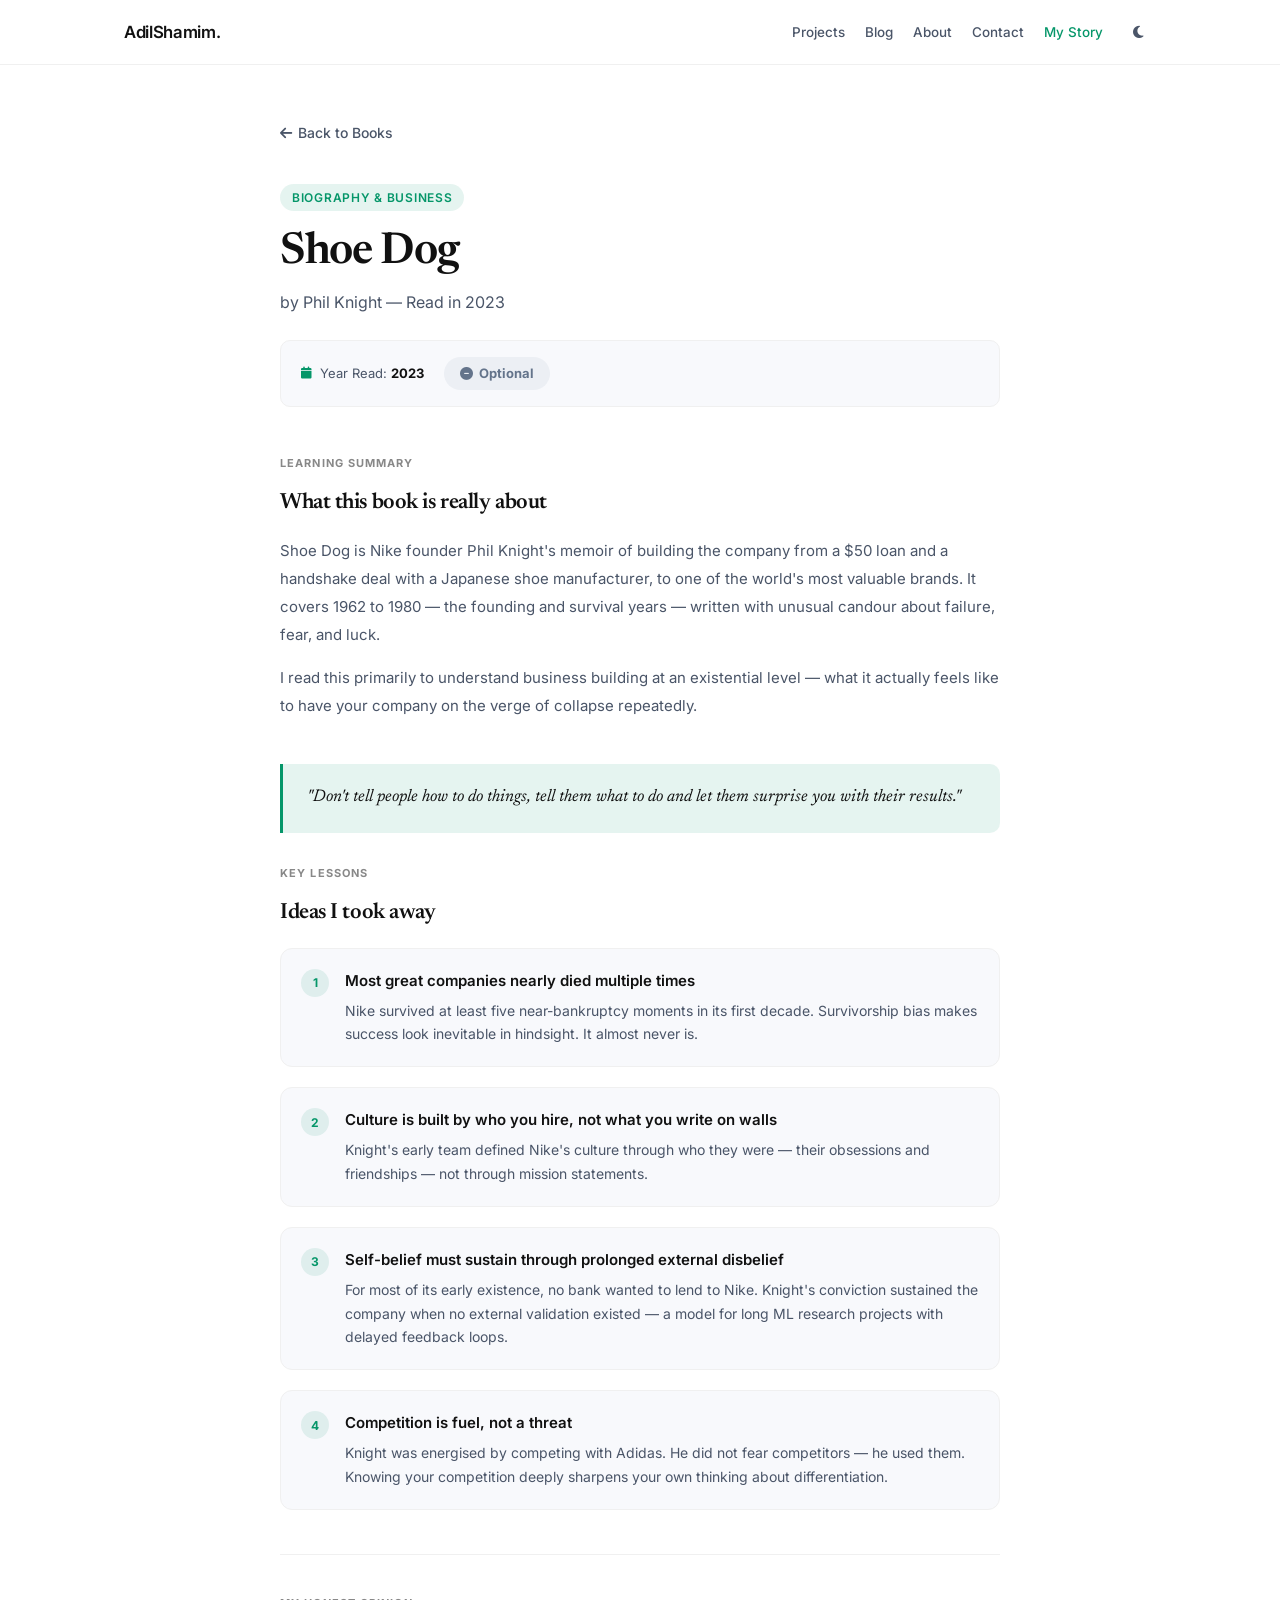
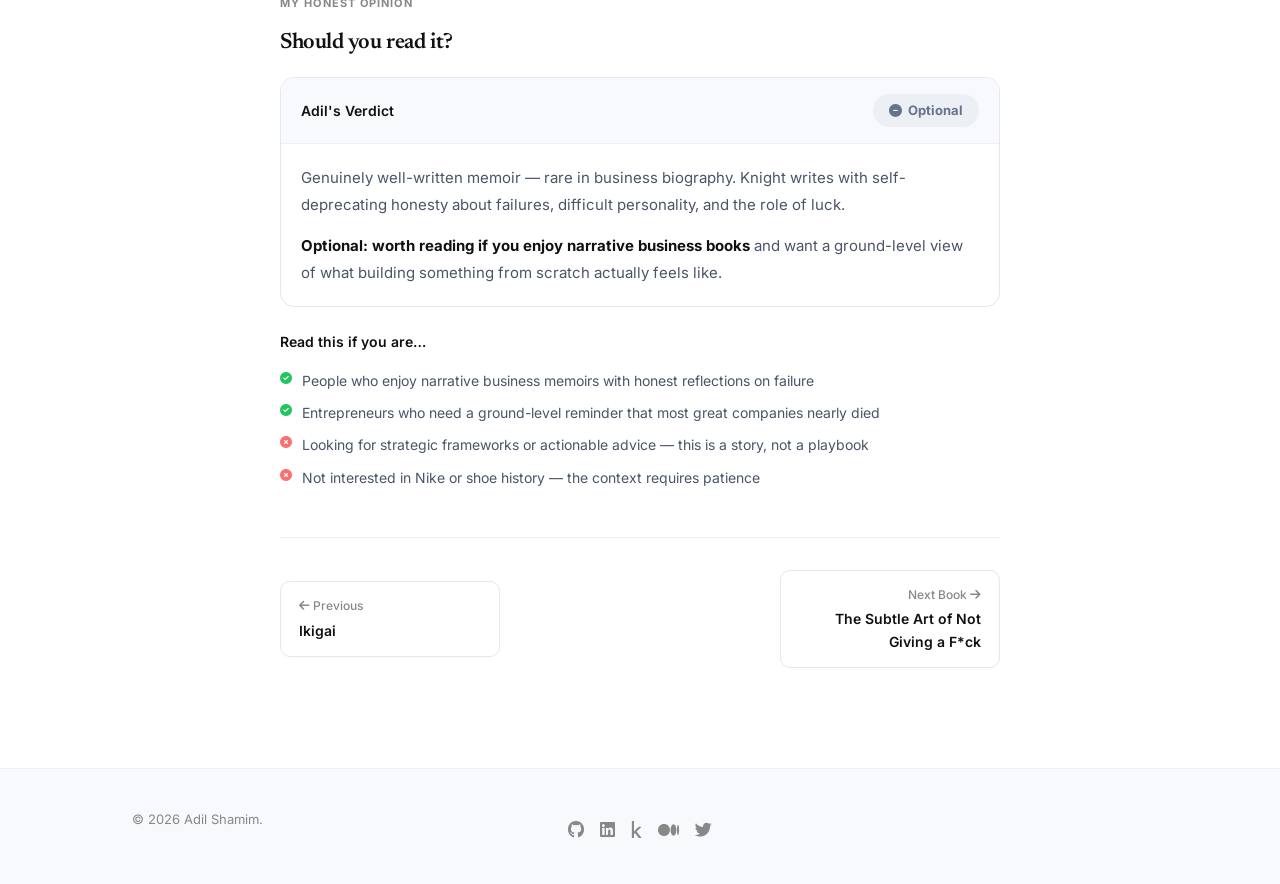
<file: books/shoe-dog.html>
<!DOCTYPE html>
<html lang="en">
<head>
<meta charset="UTF-8">
<meta name="viewport" content="width=device-width, initial-scale=1.0">
<title>Shoe Dog - Book Notes | Adil Shamim</title>
<meta name="description" content="My notes and honest opinion on Shoe Dog by Phil Knight.">
<meta name="author" content="Adil Shamim">
<link rel="preconnect" href="https://fonts.googleapis.com">
<link rel="preconnect" href="https://fonts.gstatic.com" crossorigin>
<link href="https://fonts.googleapis.com/css2?family=Inter:wght@300;400;500;600;700;800&amp;family=Newsreader:ital,opsz,wght@0,6..72,400;0,6..72,500;0,6..72,600;1,6..72,400&amp;display=swap" rel="stylesheet">
<link rel="stylesheet" href="https://cdnjs.cloudflare.com/ajax/libs/font-awesome/6.4.0/css/all.min.css">
<link rel="stylesheet" href="../assets/css/styles.css">
<link rel="stylesheet" href="../assets/css/chatbot.css">
<link rel="shortcut icon" href="https://www.adilshamim.me/assets/images/Adil.jpeg" type="image/x-icon">
<style>
.book-page{padding-top:120px;padding-bottom:100px}.book-page-inner{max-width:720px;margin:0 auto}.back-link{display:inline-flex;align-items:center;gap:6px;font-size:.875rem;font-weight:500;color:var(--text-secondary);margin-bottom:40px;transition:color var(--transition),gap var(--transition)}.back-link:hover{color:var(--accent);gap:10px}.book-hero{margin-bottom:48px}.book-genre-tag{display:inline-block;font-size:.75rem;font-weight:600;letter-spacing:.06em;text-transform:uppercase;color:var(--accent);background:var(--accent-light);padding:4px 12px;border-radius:20px;margin-bottom:16px}.book-page-title{font-family:'Newsreader',Georgia,serif;font-size:clamp(1.875rem,4vw,2.75rem);font-weight:600;letter-spacing:-.03em;line-height:1.2;color:var(--text);margin-bottom:10px}.book-page-author{font-size:1rem;color:var(--text-secondary);margin-bottom:24px}.book-meta-row{display:flex;flex-wrap:wrap;gap:20px;align-items:center;padding:16px 20px;background:var(--bg-secondary);border:1px solid var(--border-light);border-radius:10px}.book-meta-item{display:flex;align-items:center;gap:8px;font-size:.8125rem;color:var(--text-secondary)}.book-meta-item i{color:var(--accent);font-size:.75rem}.book-meta-item strong{color:var(--text)}.verdict-badge{display:inline-flex;align-items:center;gap:6px;font-size:.8125rem;font-weight:700;padding:6px 16px;border-radius:20px}.verdict-badge.must-read{background:rgba(34,197,94,.12);color:#16a34a}.verdict-badge.recommended{background:rgba(245,158,11,.12);color:#d97706}.verdict-badge.optional{background:rgba(148,163,184,.12);color:#64748b}[data-theme=dark] .verdict-badge.must-read{background:rgba(34,197,94,.15);color:#4ade80}[data-theme=dark] .verdict-badge.recommended{background:rgba(245,158,11,.15);color:#fbbf24}[data-theme=dark] .verdict-badge.optional{background:rgba(148,163,184,.15);color:#94a3b8}.book-section{margin-bottom:44px}.book-section-label{font-size:.6875rem;font-weight:700;letter-spacing:.1em;text-transform:uppercase;color:var(--text-tertiary);margin-bottom:14px}.book-section-heading{font-family:'Newsreader',Georgia,serif;font-size:1.375rem;font-weight:600;letter-spacing:-.02em;color:var(--text);margin-bottom:16px}.book-prose{font-size:.9375rem;line-height:1.85;color:var(--text-secondary)}.book-prose p{margin-bottom:16px}.book-prose p:last-child{margin-bottom:0}.book-prose strong{color:var(--text);font-weight:600}.lessons-list{display:flex;flex-direction:column;gap:20px}.lesson-item{display:flex;gap:16px;padding:20px;background:var(--bg-secondary);border:1px solid var(--border-light);border-radius:12px;transition:border-color var(--transition),box-shadow var(--transition)}.lesson-item:hover{border-color:var(--accent-light);box-shadow:0 4px 16px rgba(47,143,107,.08)}.lesson-number{flex-shrink:0;width:28px;height:28px;border-radius:50%;background:var(--accent-light);color:var(--accent);font-size:.75rem;font-weight:700;display:flex;align-items:center;justify-content:center}.lesson-content{flex:1}.lesson-title{font-size:.9375rem;font-weight:600;color:var(--text);margin-bottom:6px}.lesson-desc{font-size:.875rem;line-height:1.7;color:var(--text-secondary)}.book-quote{border-left:3px solid var(--accent);padding:20px 20px 20px 24px;background:var(--accent-light);border-radius:0 10px 10px 0;margin:32px 0;font-family:'Newsreader',Georgia,serif;font-style:italic;font-size:1.0625rem;line-height:1.7;color:var(--text)}.verdict-box{border:1px solid var(--border);border-radius:14px;overflow:hidden}.verdict-box-header{padding:16px 20px;background:var(--bg-secondary);border-bottom:1px solid var(--border-light);display:flex;align-items:center;justify-content:space-between;gap:12px}.verdict-box-title{font-size:.875rem;font-weight:600;color:var(--text)}.verdict-box-body{padding:20px}.verdict-box-body p{font-size:.9375rem;line-height:1.8;color:var(--text-secondary);margin-bottom:14px}.verdict-box-body p:last-child{margin-bottom:0}.verdict-box-body strong{color:var(--text)}.read-for-list{display:flex;flex-direction:column;gap:10px;margin-top:16px}.read-for-item{display:flex;align-items:flex-start;gap:10px;font-size:.875rem;line-height:1.6;color:var(--text-secondary)}.read-for-item i{flex-shrink:0;margin-top:2px;font-size:.75rem}.read-for-item.yes i{color:#22c55e}.read-for-item.no i{color:#f87171}.book-divider{border:none;border-top:1px solid var(--border-light);margin:40px 0}.book-nav{display:flex;justify-content:space-between;align-items:center;gap:16px;margin-top:48px;padding-top:32px;border-top:1px solid var(--border-light)}.book-nav-link{display:flex;flex-direction:column;gap:4px;text-decoration:none;padding:14px 18px;border:1px solid var(--border);border-radius:10px;flex:1;max-width:220px;transition:all var(--transition)}.book-nav-link:hover{border-color:var(--accent);background:var(--accent-light)}.book-nav-label{font-size:.75rem;color:var(--text-tertiary);font-weight:500}.book-nav-title{font-size:.875rem;font-weight:600;color:var(--text)}.book-nav-link.next{text-align:right;margin-left:auto}@media(max-width:640px){.book-meta-row{gap:12px}.book-nav{flex-direction:column}.book-nav-link{max-width:100%;width:100%}.book-nav-link.next{text-align:left}}
</style>
</head>
<body>
<a href="#main-content" class="skip-link">Skip to main content</a>
<nav class="navbar" aria-label="Main navigation">
<div class="nav-container">
<a href="../index.html" class="nav-logo">AdilShamim.</a>
<div class="nav-right">
<ul class="nav-menu" id="primary-menu" aria-label="Primary"><li><a href='../index.html#projects' class='nav-link'>Projects</a></li><li><a href='../index.html#blog' class='nav-link'>Blog</a></li><li><a href='../index.html#about' class='nav-link'>About</a></li><li><a href='../index.html#contact' class='nav-link'>Contact</a></li><li><a href='../My_Story.html' class='nav-link active'>My Story</a></li></ul>
<button id="theme-toggle" class="theme-btn" aria-label="Switch to dark mode" aria-pressed="false"><i class="fas fa-moon"></i></button>
<button class="menu-toggle" id="mobile-menu" aria-label="Toggle navigation menu" aria-controls="primary-menu" aria-expanded="false"><span class="bar"></span><span class="bar"></span><span class="bar"></span></button>
</div></div></nav>
<main id="main-content">
<section class="section book-page"><div class="container"><div class="book-page-inner">
<a href="../My_Story.html#books" class="back-link"><i class="fas fa-arrow-left"></i> Back to Books</a>
<header class="book-hero">
<span class="book-genre-tag">Biography &amp; Business</span>
<h1 class="book-page-title">Shoe Dog</h1>
<p class="book-page-author">by Phil Knight &mdash; Read in 2023</p>
<div class="book-meta-row">
<div class="book-meta-item"><i class="fas fa-calendar"></i><span>Year Read: <strong>2023</strong></span></div>
<div class="verdict-badge optional" role="status"><i class="fas fa-minus-circle"></i> Optional</div>
</div></header>
<div class="book-section">
<p class="book-section-label">Learning Summary</p>
<h2 class="book-section-heading">What this book is really about</h2>
<div class="book-prose"><p>Shoe Dog is Nike founder Phil Knight's memoir of building the company from a $50 loan and a handshake deal with a Japanese shoe manufacturer, to one of the world's most valuable brands. It covers 1962 to 1980 — the founding and survival years — written with unusual candour about failure, fear, and luck.</p><p>I read this primarily to understand business building at an existential level — what it actually feels like to have your company on the verge of collapse repeatedly.</p></div>
</div>
<blockquote class="book-quote">"Don't tell people how to do things, tell them what to do and let them surprise you with their results."</blockquote>
<div class="book-section">
<p class="book-section-label">Key Lessons</p>
<h2 class="book-section-heading">Ideas I took away</h2>
<div class="lessons-list"><div class='lesson-item reveal'><div class='lesson-number'>1</div><div class='lesson-content'><div class='lesson-title'>Most great companies nearly died multiple times</div><div class='lesson-desc'>Nike survived at least five near-bankruptcy moments in its first decade. Survivorship bias makes success look inevitable in hindsight. It almost never is.</div></div></div><div class='lesson-item reveal'><div class='lesson-number'>2</div><div class='lesson-content'><div class='lesson-title'>Culture is built by who you hire, not what you write on walls</div><div class='lesson-desc'>Knight's early team defined Nike's culture through who they were — their obsessions and friendships — not through mission statements.</div></div></div><div class='lesson-item reveal'><div class='lesson-number'>3</div><div class='lesson-content'><div class='lesson-title'>Self-belief must sustain through prolonged external disbelief</div><div class='lesson-desc'>For most of its early existence, no bank wanted to lend to Nike. Knight's conviction sustained the company when no external validation existed — a model for long ML research projects with delayed feedback loops.</div></div></div><div class='lesson-item reveal'><div class='lesson-number'>4</div><div class='lesson-content'><div class='lesson-title'>Competition is fuel, not a threat</div><div class='lesson-desc'>Knight was energised by competing with Adidas. He did not fear competitors — he used them. Knowing your competition deeply sharpens your own thinking about differentiation.</div></div></div></div>
</div>
<hr class="book-divider">
<div class="book-section">
<p class="book-section-label">My Honest Opinion</p>
<h2 class="book-section-heading">Should you read it?</h2>
<div class="verdict-box">
<div class="verdict-box-header"><span class="verdict-box-title">Adil&#39;s Verdict</span><div class="verdict-badge optional"><i class="fas fa-minus-circle"></i> Optional</div></div>
<div class="verdict-box-body"><p>Genuinely well-written memoir — rare in business biography. Knight writes with self-deprecating honesty about failures, difficult personality, and the role of luck.</p><p><strong>Optional: worth reading if you enjoy narrative business books</strong> and want a ground-level view of what building something from scratch actually feels like.</p></div>
</div>
<div style="margin-top:24px">
<p style="font-size:.875rem;font-weight:600;color:var(--text);margin-bottom:12px">Read this if you are&hellip;</p>
<div class="read-for-list"><div class='read-for-item yes'><i class='fas fa-check-circle'></i><span>People who enjoy narrative business memoirs with honest reflections on failure</span></div><div class='read-for-item yes'><i class='fas fa-check-circle'></i><span>Entrepreneurs who need a ground-level reminder that most great companies nearly died</span></div><div class='read-for-item no'><i class='fas fa-times-circle'></i><span>Looking for strategic frameworks or actionable advice — this is a story, not a playbook</span></div><div class='read-for-item no'><i class='fas fa-times-circle'></i><span>Not interested in Nike or shoe history — the context requires patience</span></div></div>
</div></div>
<nav class="book-nav" aria-label="Book navigation">
<a href="ikigai.html" class="book-nav-link"><span class="book-nav-label"><i class="fas fa-arrow-left"></i> Previous</span><span class="book-nav-title">Ikigai</span></a>
<a href="the-subtle-art.html" class="book-nav-link next"><span class="book-nav-label">Next Book <i class="fas fa-arrow-right"></i></span><span class="book-nav-title">The Subtle Art of Not Giving a F*ck</span></a>
</nav>
</div></div></section></main>
<footer class="footer"><div class="container"><div class="footer-content">
<p class="footer-copy">&copy; <span id="current-year"></span> Adil Shamim.</p>
<div class="footer-socials">
<a href="https://github.com/AdilShamim8" target="_blank" rel="noopener" aria-label="GitHub"><i class="fab fa-github"></i></a>
<a href="https://www.linkedin.com/in/adilshamim8" target="_blank" rel="noopener" aria-label="LinkedIn"><i class="fab fa-linkedin"></i></a>
<a href="https://www.kaggle.com/adilshamim8" target="_blank" rel="noopener" aria-label="Kaggle"><i class="fab fa-kaggle"></i></a>
<a href="https://adilshamim8.medium.com/" target="_blank" rel="noopener" aria-label="Medium"><i class="fab fa-medium"></i></a>
<a href="https://x.com/adil_shamim8" target="_blank" rel="noopener" aria-label="Twitter"><i class="fab fa-twitter"></i></a>
</div></div></div></footer>
<script src="../assets/js/script.js" defer></script>
<script src="../assets/js/chatbot.js" defer></script>
</body></html>
</file>
<file: assets/css/styles.css>
/* ===== DESIGN SYSTEM — Premium Professional ===== */

:root {
    /* Colors – Light */
    --bg: #ffffff;
    --bg-secondary: #f8f9fc;
    --text: #111111;
    --text-secondary: #4a5568;
    --text-tertiary: #888888;
    --border: #e2e8f0;
    --border-light: #f0f0f0;
    --accent: #059669;
    --accent-hover: #047857;
    --accent-light: rgba(5, 150, 105, 0.1);
    --accent-glow: rgba(5, 150, 105, 0.25);
    --gradient-start: #059669;
    --gradient-end: #047857;
    --link: #111111;
    --link-hover: #059669;
    --card-bg: #ffffff;
    --card-shadow: 0 1px 3px rgba(0, 0, 0, 0.04), 0 4px 6px rgba(0, 0, 0, 0.04);
    --card-shadow-hover: 0 20px 60px rgba(5, 150, 105, 0.12), 0 8px 24px rgba(0, 0, 0, 0.06);
    --tag-bg: #ecfdf5;
    --tag-text: #059669;
    --nav-bg: rgba(255, 255, 255, 0.9);
    --transition: 0.25s cubic-bezier(0.4, 0, 0.2, 1);
    --transition-slow: 0.4s cubic-bezier(0.4, 0, 0.2, 1);
    --radius: 12px;
    --radius-lg: 16px;
    --radius-xl: 20px;
    /* CTA button colors */
    --accent-cta-bg: #d7faea;
    --accent-cta-bg-hover: #c8f3df;
    --accent-cta-text: #0f3022;
    --accent-cta-text-hover: #0a241a;
}

/* Dark Theme */
[data-theme="dark"] {
    --bg: #080b0f;
    --bg-secondary: #0e1117;
    --text: #f0f0f5;
    --text-secondary: #a0a0b0;
    --text-tertiary: #666677;
    --border: #1a2030;
    --border-light: #131820;
    --accent: #34d399;
    --accent-hover: #6ee7b7;
    --accent-light: rgba(52, 211, 153, 0.12);
    --accent-glow: rgba(52, 211, 153, 0.22);
    --gradient-start: #34d399;
    --gradient-end: #059669;
    --link: #f0f0f5;
    --link-hover: #34d399;
    --card-bg: #0d1117;
    --card-shadow: 0 1px 3px rgba(0, 0, 0, 0.4), 0 4px 6px rgba(0, 0, 0, 0.3);
    --card-shadow-hover: 0 20px 60px rgba(52, 211, 153, 0.08), 0 8px 24px rgba(0, 0, 0, 0.4);
    --tag-bg: #0d2018;
    --tag-text: #6ee7b7;
    --nav-bg: rgba(8, 11, 15, 0.92);
    /* CTA button colors – dark */
    --accent-cta-bg: #0d2a1e;
    --accent-cta-bg-hover: #123524;
    --accent-cta-text: #6ee7b7;
    --accent-cta-text-hover: #a5edd0;
}

/* ===== RESET ===== */
*,
*::before,
*::after {
    margin: 0;
    padding: 0;
    box-sizing: border-box;
}

html {
    scroll-behavior: smooth;
    scroll-padding-top: 80px;
    -webkit-font-smoothing: antialiased;
    -moz-osx-font-smoothing: grayscale;
    overflow-x: hidden;
}

body {
    font-family: 'Inter', -apple-system, BlinkMacSystemFont, 'Segoe UI', Roboto, sans-serif;
    font-size: 16px;
    line-height: 1.6;
    color: var(--text);
    background-color: var(--bg);
    transition: background-color var(--transition-slow), color var(--transition-slow);
    overflow-x: hidden;
}

.skip-link {
    position: absolute;
    top: -48px;
    left: 16px;
    z-index: 3000;
    padding: 10px 14px;
    border-radius: 8px;
    background: var(--text);
    color: var(--bg);
    font-size: 0.875rem;
    font-weight: 600;
    transition: top var(--transition);
}

.skip-link:focus-visible {
    top: 12px;
    color: var(--bg);
}

a {
    color: var(--link);
    text-decoration: none;
    transition: color var(--transition), opacity var(--transition);
}

a:hover {
    color: var(--link-hover);
}

ul {
    list-style: none;
}

img {
    max-width: 100%;
    height: auto;
    display: block;
}

button,
input,
textarea,
select {
    font-family: inherit;
    border: none;
    outline: none;
    background: none;
}

button {
    cursor: pointer;
}

::selection {
    background-color: var(--text);
    color: var(--bg);
}

[data-theme="dark"] ::selection {
    background-color: var(--text);
    color: var(--bg);
}

/* ===== CONTAINER ===== */
.container {
    width: 100%;
    max-width: 1080px;
    margin: 0 auto;
    padding: 0 32px;
}

.section {
    padding: 80px 0;
}

#blog.section {
    padding-top: 24px;
}

/* ===== SCROLLBAR ===== */
::-webkit-scrollbar {
    width: 8px;
}

::-webkit-scrollbar-track {
    background: var(--bg);
}

::-webkit-scrollbar-thumb {
    background: var(--border);
    border-radius: 4px;
}

::-webkit-scrollbar-thumb:hover {
    background: var(--text-tertiary);
}

/* ===== NAVBAR ===== */
.navbar {
    position: fixed;
    top: 0;
    left: 0;
    width: 100%;
    z-index: 1000;
    background-color: var(--nav-bg);
    backdrop-filter: blur(20px);
    -webkit-backdrop-filter: blur(20px);
    border-bottom: 1px solid var(--border-light);
    transition: background-color var(--transition-slow);
}

.navbar.scrolled {
    border-bottom-color: var(--border);
    box-shadow: 0 8px 30px rgba(0, 0, 0, 0.06);
}

[data-theme="dark"] .navbar.scrolled {
    box-shadow: 0 1px 0 var(--border), 0 8px 30px rgba(0, 0, 0, 0.4);
}

.nav-container {
    max-width: 800px;
    margin: 0 auto;
    padding: 0 24px;
    display: flex;
    justify-content: space-between;
    align-items: center;
    height: 64px;
}

.nav-logo {
    font-size: 1.05rem;
    font-weight: 600;
    color: var(--text);
    letter-spacing: -0.02em;
    transition: opacity var(--transition);
}

.nav-logo:hover {
    opacity: 0.7;
    color: var(--text);
}

.nav-right {
    display: flex;
    align-items: center;
    gap: 8px;
}

.nav-menu {
    display: flex;
    align-items: center;
    gap: 2px;
}

.nav-link {
    font-size: 0.84rem;
    font-weight: 500;
    color: var(--text-secondary);
    padding: 6px 9px;
    border-radius: 6px;
    transition: color var(--transition), background-color var(--transition);
}

.nav-link:hover {
    color: var(--text);
    background-color: var(--tag-bg);
}

.nav-link.active {
    color: var(--accent);
}

.theme-btn {
    width: 36px;
    height: 36px;
    border-radius: 8px;
    display: flex;
    align-items: center;
    justify-content: center;
    color: var(--text-secondary);
    font-size: 0.875rem;
    transition: all var(--transition);
    background: transparent;
}

.theme-btn:hover {
    background-color: var(--tag-bg);
    color: var(--text);
}

.menu-toggle {
    display: none;
    width: 36px;
    height: 36px;
    flex-direction: column;
    justify-content: center;
    align-items: center;
    gap: 5px;
    border-radius: 8px;
    cursor: pointer;
}

.menu-toggle:hover {
    background-color: var(--tag-bg);
}

.menu-toggle .bar {
    display: block;
    width: 18px;
    height: 1.5px;
    background-color: var(--text);
    border-radius: 2px;
    transition: all var(--transition);
}

.menu-toggle.active .bar:nth-child(1) {
    transform: rotate(45deg) translate(4px, 4px);
}

.menu-toggle.active .bar:nth-child(2) {
    opacity: 0;
}

.menu-toggle.active .bar:nth-child(3) {
    transform: rotate(-45deg) translate(4px, -4px);
}

/* ===== HERO ===== */
.hero {
    padding: 140px 0 80px;
}

.hero-layout {
    display: flex;
    align-items: flex-start;
    justify-content: space-between;
    gap: 60px;
}

.hero-text {
    flex: 1;
    max-width: 800px;
}

.hero-title {
    font-family: 'Newsreader', Georgia, serif;
    font-size: clamp(1.35rem, 2.1vw, 1.75rem);
    font-weight: 600;
    line-height: 1.2;
    letter-spacing: -0.03em;
    color: var(--text);
    margin-bottom: 12px;
}

/* Availability pill above the name */
.hero-badge {
    display: inline-flex;
    align-items: center;
    gap: 8px;
    font-size: 0.8125rem;
    font-weight: 500;
    color: var(--accent);
    background: var(--accent-light);
    border: 1px solid rgba(5, 150, 105, 0.2);
    padding: 5px 14px 5px 10px;
    border-radius: 999px;
    margin-bottom: 20px;
    letter-spacing: 0.01em;
}

[data-theme="dark"] .hero-badge {
    border-color: rgba(52, 211, 153, 0.2);
}

/* Pulsing green dot */
.hero-badge-dot {
    width: 7px;
    height: 7px;
    border-radius: 50%;
    background: var(--accent);
    flex-shrink: 0;
    animation: pulse-dot 2s cubic-bezier(0.4, 0, 0.6, 1) infinite;
}

@keyframes pulse-dot {

    0%,
    100% {
        opacity: 1;
        transform: scale(1);
    }

    50% {
        opacity: 0.5;
        transform: scale(0.75);
    }
}


.hero-subtitle {
    font-size: 1.125rem;
    font-weight: 500;
    color: var(--text-secondary);
    margin-bottom: 20px;
    letter-spacing: -0.01em;
}

.hero-description {
    font-size: 0.9375rem;
    line-height: 1.7;
    color: var(--text-tertiary);
    margin-bottom: 32px;
}

.hero-actions {
    display: flex;
    align-items: center;
    gap: 24px;
    flex-wrap: wrap;
}

.hero-actions-secondary {
    display: flex;
    align-items: center;
    gap: 20px;
    flex-wrap: wrap;
}

.hero-cta {
    font-size: 0.9375rem;
    font-weight: 600;
    color: var(--accent-cta-text, #0f3022);
    padding: 12px 28px;
    background: var(--accent-cta-bg, #d7faea);
    border-radius: 10px;
    transition: all var(--transition);
    box-shadow: 0 4px 15px rgba(88, 150, 123, 0.3);
    display: inline-flex;
    align-items: center;
    gap: 8px;
}

.hero-cta:hover {
    transform: translateY(-2px);
    background: var(--accent-cta-bg-hover, #c8f3df);
    box-shadow: 0 8px 25px rgba(88, 150, 123, 0.35);
    color: var(--accent-cta-text-hover, #0a241a);
    filter: none;
}

.hero-secondary-cta {
    font-size: 0.9375rem;
    font-weight: 500;
    color: var(--text-secondary);
    transition: color var(--transition);
    display: inline-flex;
    align-items: center;
    gap: 6px;
}

.hero-secondary-cta:hover {
    color: var(--text);
}

.hero-image {
    flex-shrink: 0;
    align-self: flex-start;
    position: sticky;
    top: 100px;
    margin-top: 8px;
}

.hero-photo {
    width: 150px;
    height: 165px;
    border-radius: var(--radius-lg);
    object-fit: cover;
    object-position: center 15%;
    cursor: zoom-in;
    filter: grayscale(10%);
    transition: filter var(--transition-slow), transform var(--transition-slow), box-shadow var(--transition-slow);
    border: 3px solid transparent;
    background-clip: padding-box;
    box-shadow: 0 0 0 3px var(--accent-light), 0 6px 20px rgba(0, 0, 0, 0.1);
}

.hero-photo:hover {
    filter: grayscale(0%);
    transform: scale(1.03);
    box-shadow: 0 0 0 3px var(--accent-glow), 0 12px 40px rgba(0, 0, 0, 0.15);
}

.hero-profile-bio {
    display: flex;
    flex-direction: column;
    gap: 12px;
    margin: 18px 0 20px;
}

.hero-profile-bio p {
    font-size: 0.9375rem;
    line-height: 1.7;
    color: var(--text-secondary);
    margin: 0;
}

.hero-education-card {
    display: inline-flex;
    align-items: center;
    gap: 14px;
    padding: 12px 18px;
    background: var(--bg-secondary);
    border: 1px solid var(--border-light);
    border-radius: var(--radius-md);
    margin-bottom: 24px;
    width: fit-content;
    max-width: 100%;
}

.hero-edu-icon {
    font-size: 1.2rem;
    color: var(--accent);
    display: flex;
    align-items: center;
    justify-content: center;
}

.hero-edu-details {
    display: flex;
    flex-direction: column;
    gap: 2px;
}

.hero-edu-degree {
    font-weight: 600;
    font-size: 0.875rem;
    color: var(--text);
}

.hero-edu-meta {
    font-size: 0.8125rem;
    color: var(--text-tertiary);
}

/* ===== SECTION HEADERS ===== */
.section-header-row {
    display: flex;
    justify-content: space-between;
    align-items: baseline;
    margin-bottom: 32px;
}

.section-title {
    font-family: 'Newsreader', Georgia, serif;
    font-size: 1.75rem;
    font-weight: 600;
    letter-spacing: -0.03em;
    color: var(--text);
}

.section-link {
    font-size: 0.875rem;
    font-weight: 500;
    color: var(--accent);
    transition: all var(--transition);
    white-space: nowrap;
}

.section-link:hover {
    color: var(--accent-hover);
    letter-spacing: 0.02em;
}

/* ===== WHY HIRE ME ===== */
.hire-section {
    padding-top: 32px;
}

.hire-grid {
    display: grid;
    grid-template-columns: repeat(3, minmax(0, 1fr));
    gap: 20px;
}

.hire-card {
    background: var(--bg-secondary);
    border: 1px solid var(--border-light);
    border-radius: var(--radius-lg);
    padding: 24px;
}

.hire-card-title {
    font-size: 1rem;
    font-weight: 700;
    color: var(--text);
    margin-bottom: 12px;
    letter-spacing: -0.01em;
}

.hire-card-text {
    font-size: 0.875rem;
    line-height: 1.7;
    color: var(--text-secondary);
    margin-bottom: 12px;
}

.hire-card-text:last-child {
    margin-bottom: 0;
}

.hire-list {
    list-style: disc;
    margin-left: 18px;
    display: flex;
    flex-direction: column;
    gap: 8px;
}

.hire-list li {
    font-size: 0.875rem;
    line-height: 1.65;
    color: var(--text-secondary);
}

.hire-proof-card {
    background: linear-gradient(145deg, var(--bg-secondary) 0%, var(--card-bg) 100%);
    border-color: var(--border);
}

.hire-metrics {
    display: grid;
    gap: 14px;
}

.hire-metric {
    border: 1px solid var(--border-light);
    border-radius: 10px;
    padding: 12px 14px;
    background: var(--card-bg);
}

.hire-metric-number {
    display: block;
    font-family: 'Newsreader', Georgia, serif;
    font-size: 1.6rem;
    line-height: 1;
    color: var(--text);
    margin-bottom: 6px;
}

.hire-metric-label {
    display: block;
    font-size: 0.8125rem;
    line-height: 1.5;
    color: var(--text-tertiary);
}

/* ===== BLOG / WRITING LIST ===== */
.blog-list {
    display: flex;
    flex-direction: column;
}

.blog-item {
    display: flex;
    justify-content: space-between;
    align-items: center;
    padding: 22px 0;
    border-bottom: 1px solid var(--border-light);
    color: var(--text);
    text-decoration: none;
    transition: all 0.25s ease;
    gap: 20px;
}

.blog-item:first-child {
    border-top: 1px solid var(--border-light);
}

.blog-item:hover {
    padding-left: 8px;
    border-bottom-color: var(--border);
}

.blog-item-main {
    display: flex;
    flex-direction: column;
    gap: 5px;
    flex: 1;
}

.blog-item-title {
    font-size: 1.0625rem;
    font-weight: 600;
    color: var(--text);
    transition: color 0.2s ease;
    display: flex;
    align-items: center;
    gap: 8px;
}

.blog-item:hover .blog-item-title {
    color: var(--accent);
}

.blog-item-desc {
    font-size: 0.875rem;
    color: var(--text-secondary);
    line-height: 1.5;
}

.blog-item-meta-wrap {
    display: flex;
    align-items: center;
    gap: 14px;
    flex-shrink: 0;
}

.blog-item-badge {
    display: inline-flex;
    align-items: center;
    padding: 5px 12px;
    font-size: 0.75rem;
    font-weight: 500;
    background: var(--tag-bg);
    color: var(--text-secondary);
    border-radius: 999px;
    border: 1px solid var(--border-light);
    letter-spacing: 0.02em;
    transition: all 0.2s ease;
}

.blog-item:hover .blog-item-badge {
    background: var(--bg-secondary);
    color: var(--text);
    border-color: var(--border);
}

.blog-item-arrow {
    font-size: 0.875rem;
    color: var(--text-tertiary);
    transition: transform 0.2s ease, color 0.2s ease;
}

.blog-item:hover .blog-item-arrow {
    transform: translate(3px, -3px);
    color: var(--text);
}

/* ===== MY STORY SECTION ===== */
.story-section {
    padding-top: 120px;
}

.story-title {
    font-family: 'Newsreader', Georgia, serif;
    font-size: clamp(2.25rem, 5vw, 3rem);
    font-weight: 700;
    font-style: italic;
    letter-spacing: -0.03em;
    color: var(--text);
    text-align: center;
    margin-bottom: 40px;
    line-height: 1.2;
}

.story-hero-image {
    width: 100%;
    max-width: 720px;
    margin: 0 auto 36px;
    border-radius: var(--radius-xl);
    overflow: hidden;
    aspect-ratio: 16 / 9;
    box-shadow: 0 4px 20px rgba(0, 0, 0, 0.08);
    border: 1px solid var(--border-light);
    background: var(--bg-secondary);
}

.story-photo {
    width: 100%;
    height: 100%;
    aspect-ratio: 16 / 9;
    object-fit: cover;
    object-position: center;
    display: block;
    border-radius: inherit;
    transition: transform var(--transition-slow);
}

.story-hero-image:hover .story-photo,
.story-photo:hover {
    transform: scale(1.02);
}

.story-content {
    display: flex;
    flex-direction: column;
    gap: 28px;
    max-width: 640px;
    margin: 0 auto;
}

.story-lead {
    font-family: 'Newsreader', Georgia, serif;
    font-size: 1.25rem;
    font-weight: 400;
    font-style: italic;
    line-height: 1.65;
    color: var(--text);
    letter-spacing: -0.01em;
}

.story-body {
    display: flex;
    flex-direction: column;
    gap: 18px;
}

.story-body p {
    font-size: 0.9375rem;
    line-height: 1.8;
    color: var(--text-secondary);
}

.story-body strong {
    color: var(--text);
    font-weight: 600;
}

.story-highlights {
    display: grid;
    grid-template-columns: repeat(4, 1fr);
    gap: 20px;
    margin-top: 12px;
    padding-top: 32px;
    border-top: 1px solid var(--border-light);
}

.story-highlight-item {
    display: flex;
    flex-direction: column;
    align-items: center;
    text-align: center;
    gap: 4px;
}

.highlight-number {
    font-family: 'Newsreader', Georgia, serif;
    font-size: 2rem;
    font-weight: 600;
    color: var(--text);
    letter-spacing: -0.03em;
    line-height: 1.1;
}

.highlight-label {
    font-size: 0.8125rem;
    color: var(--text-tertiary);
    font-weight: 500;
}

/* ===== PROJECTS ACCORDION ===== */
.projects-accordion {
    display: flex;
    flex-direction: column;
    border-top: 1px solid var(--border);
}

.accordion-item {
    border-bottom: 1px solid var(--border);
    transition: background-color var(--transition);
}

.accordion-item:hover {
    background-color: var(--bg-secondary);
}

.accordion-item.active {
    background-color: var(--bg-secondary);
}

.accordion-header {
    width: 100%;
    display: grid;
    grid-template-columns: 40px minmax(200px, auto) 1fr 40px;
    align-items: center;
    gap: 16px;
    padding: 24px 0;
    text-align: left;
    background: none;
    cursor: pointer;
    color: var(--text);
}

.accordion-num {
    font-size: 0.875rem;
    font-weight: 500;
    color: var(--text-tertiary);
}

.accordion-title-wrap {
    display: flex;
    align-items: center;
    gap: 12px;
}

.accordion-title {
    font-size: 1.25rem;
    font-weight: 600;
    color: var(--text);
    margin: 0;
}

.accordion-badge {
    font-size: 0.6875rem;
    font-weight: 600;
    text-transform: uppercase;
    padding: 4px 8px;
    border-radius: 999px;
    background: var(--text);
    color: var(--bg);
    letter-spacing: 0.05em;
    white-space: nowrap;
}

.accordion-desc-short {
    font-size: 0.9375rem;
    color: var(--text-secondary);
    white-space: nowrap;
    overflow: hidden;
    text-overflow: ellipsis;
}

.accordion-icon {
    display: flex;
    justify-content: flex-end;
    color: var(--text-tertiary);
    font-size: 1rem;
    transition: transform var(--transition);
}

.accordion-body {
    max-height: 0;
    overflow: hidden;
    transition: max-height 0.4s ease, opacity 0.4s ease;
    opacity: 0;
}

.accordion-item.active .accordion-body {
    max-height: 1500px;
    opacity: 1;
}

.accordion-body-inner {
    padding: 0 0 32px 56px;
    display: grid;
    grid-template-columns: 2fr 1fr;
    gap: 48px;
}

.accordion-section {
    margin-bottom: 24px;
}

.accordion-section-title {
    font-size: 0.75rem;
    font-weight: 600;
    text-transform: uppercase;
    letter-spacing: 0.05em;
    color: var(--text-tertiary);
    margin-bottom: 8px;
}

.accordion-section p {
    font-size: 0.9375rem;
    line-height: 1.6;
    color: var(--text-secondary);
}

.accordion-tags {
    display: flex;
    flex-wrap: wrap;
    gap: 8px;
    margin-bottom: 24px;
}

.accordion-tag {
    font-size: 0.75rem;
    font-weight: 500;
    padding: 6px 12px;
    background: transparent;
    border: 1px solid var(--border);
    color: var(--text-secondary);
    border-radius: 999px;
}

.accordion-links {
    display: flex;
    gap: 16px;
}

.accordion-link {
    font-size: 0.875rem;
    font-weight: 500;
    color: var(--text);
    display: inline-flex;
    align-items: center;
    gap: 6px;
    padding-bottom: 2px;
    border-bottom: 1px solid transparent;
    transition: all var(--transition);
}

.accordion-link:hover {
    color: var(--accent);
    border-bottom-color: var(--accent);
}

.accordion-link .link-arrow {
    font-size: 0.7rem;
    opacity: 0.5;
}

.accordion-metrics {
    display: flex;
    flex-direction: column;
    gap: 20px;
}

.metric-item {
    display: flex;
    flex-direction: column;
}

.metric-number {
    font-family: 'Newsreader', Georgia, serif;
    font-size: 2.5rem;
    font-weight: 600;
    line-height: 1;
    color: var(--text);
    margin-bottom: 4px;
}

.metric-label {
    font-size: 0.8125rem;
    font-weight: 500;
    color: var(--text-tertiary);
    text-transform: uppercase;
    letter-spacing: 0.02em;
}

@media (max-width: 768px) {
    .accordion-header {
        grid-template-columns: 30px 1fr 30px;
        grid-template-rows: auto auto;
        gap: 8px;
    }

    .accordion-desc-short {
        grid-column: 2 / 3;
        grid-row: 2;
        font-size: 0.875rem;
        white-space: normal;
    }

    .accordion-title-wrap {
        grid-column: 2 / 3;
        grid-row: 1;
    }

    .accordion-icon {
        grid-column: 3 / 4;
        grid-row: 1;
    }

    .accordion-body-inner {
        padding: 0 0 24px 38px;
        grid-template-columns: 1fr;
        gap: 32px;
    }
}

/* ===== IMAGE LIGHTBOX ===== */
.image-lightbox {
    position: fixed;
    inset: 0;
    z-index: 2200;
    display: flex;
    align-items: center;
    justify-content: center;
    background: rgba(0, 0, 0, 0.92);
    opacity: 0;
    pointer-events: none;
    transition: opacity var(--transition-slow);
    padding: 24px;
}

.image-lightbox.active {
    opacity: 1;
    pointer-events: auto;
}

.lightbox-image {
    max-width: min(100%, 1000px);
    max-height: min(100vh - 80px, 100%);
    width: auto;
    height: auto;
    border-radius: var(--radius-lg);
    object-fit: contain;
}

.lightbox-close {
    position: absolute;
    top: 16px;
    right: 20px;
    width: 40px;
    height: 40px;
    border-radius: 999px;
    color: #ffffff;
    font-size: 2rem;
    line-height: 1;
    display: flex;
    align-items: center;
    justify-content: center;
    background: rgba(255, 255, 255, 0.08);
    border: 1px solid rgba(255, 255, 255, 0.25);
    transition: background var(--transition);
}

.lightbox-close:hover {
    background: rgba(255, 255, 255, 0.2);
}



/* ===== CAREER ARC TIMELINE ===== */
.arc-eyebrow {
    font-size: 0.75rem;
    text-transform: uppercase;
    letter-spacing: 0.05em;
    color: var(--text-tertiary);
    margin-bottom: 12px;
}

.arc-header {
    margin-bottom: 60px;
}

.arc-title {
    font-size: 3.5rem;
    font-weight: 700;
    letter-spacing: -0.04em;
    color: var(--text);
    margin: 0;
}

.arc-timeline {
    display: flex;
    flex-direction: column;
    margin-top: 1.75rem;
}

.arc-item {
    display: flex;
    position: relative;
    padding-bottom: 40px;
}

.arc-item:last-child {
    padding-bottom: 0;
}

.arc-year {
    width: 60px;
    font-size: 0.8125rem;
    color: var(--text-tertiary);
    flex-shrink: 0;
    text-align: right;
    padding-right: 20px;
    padding-top: 2px;
    line-height: 1.25;
    font-variant-numeric: tabular-nums;
}

.arc-divider {
    display: flex;
    flex-direction: column;
    align-items: center;
    width: 20px;
    flex-shrink: 0;
    margin-right: 32px;
}

.arc-dot {
    width: 8px;
    height: 8px;
    background-color: var(--text);
    border-radius: 50%;
    margin-top: 6px;
    position: relative;
    z-index: 2;
}

.arc-line {
    width: 1px;
    background-color: var(--border);
    flex-grow: 1;
    margin-top: 6px;
}

.arc-item:last-child .arc-line {
    display: none;
}

.arc-content {
    flex-grow: 1;
    padding-bottom: 16px;
}

.arc-content-header {
    display: flex;
    align-items: center;
    gap: 12px;
    margin-bottom: 6px;
    flex-wrap: wrap;
}

.arc-role {
    font-size: 1.125rem;
    font-weight: 600;
    color: var(--text);
    letter-spacing: -0.01em;
    line-height: 1.3;
}

.arc-badge {
    font-size: 0.6875rem;
    padding: 2px 10px;
    border-radius: 999px;
    font-weight: 500;
    letter-spacing: 0.02em;
}

.badge-dark {
    background-color: var(--text);
    color: var(--bg);
}

.badge-light {
    background-color: transparent;
    border: 1px solid var(--border);
    color: var(--text-secondary);
}

.arc-company {
    font-size: 0.875rem;
    color: var(--text-tertiary);
    margin-bottom: 12px;
    line-height: 1.4;
}

.arc-desc {
    font-size: 0.9375rem;
    color: var(--text-secondary);
    line-height: 1.6;
    max-width: 640px;
}

.arc-desc p {
    margin: 0 0 10px 0;
    line-height: 1.55;
}

.arc-desc p:last-child {
    margin-bottom: 0;
}

.arc-desc strong {
    color: var(--text);
    font-weight: 600;
}

.arc-company a,
.arc-desc a {
    color: var(--text);
    text-decoration: underline;
    text-underline-offset: 3px;
    text-decoration-thickness: 1px;
    transition: color var(--transition), text-decoration-color var(--transition);
}

.arc-company a:hover,
.arc-desc a:hover {
    color: var(--accent);
    text-decoration-thickness: 2px;
}

@media (max-width: 768px) {
    .arc-year {
        width: 40px;
        padding-right: 12px;
    }

    .arc-divider {
        margin-right: 20px;
    }

    .arc-title {
        font-size: 2.5rem;
    }
}

/* ===== SKILLS GRID ===== */
.skills-grid {
    display: grid;
    grid-template-columns: repeat(3, 1fr);
    gap: 32px 32px;
}

.skill-group {
    display: flex;
    flex-direction: column;
    gap: 12px;
}

.skill-group-title {
    font-size: 0.8125rem;
    font-weight: 600;
    color: var(--text-tertiary);
    text-transform: uppercase;
    letter-spacing: 0.05em;
}

.skill-tags {
    display: flex;
    flex-wrap: wrap;
    gap: 6px;
}

.skill-tag {
    font-size: 0.8125rem;
    font-weight: 500;
    padding: 6px 14px;
    background: var(--tag-bg);
    color: var(--text-secondary);
    border-radius: 8px;
    transition: all var(--transition);
}

.skill-tag:hover {
    background: var(--accent-light);
    color: var(--accent);
    box-shadow: 0 2px 8px var(--accent-glow);
}

/* ===== CERTIFICATIONS SECTION ===== */
.certifications-list {
    display: grid;
    gap: 16px;
}

.cert-item {
    background: var(--bg-secondary);
    border: 1px solid var(--border-light);
    border-radius: var(--radius-lg);
    padding: 20px 24px;
    transition: all var(--transition);
}

.cert-item:hover {
    border-color: var(--border);
    box-shadow: 0 4px 12px rgba(0, 0, 0, 0.08);
}

.cert-header {
    display: flex;
    justify-content: space-between;
    align-items: center;
    gap: 16px;
}

.cert-title {
    font-size: 1rem;
    font-weight: 600;
    color: var(--text);
    margin: 0;
}

.cert-issuer {
    font-size: 0.875rem;
    color: var(--text-secondary);
    margin: 0;
    white-space: nowrap;
}

/* ===== ACHIEVEMENTS SECTION ===== */
.achievements-list {
    display: grid;
    grid-template-columns: repeat(auto-fit, minmax(280px, 1fr));
    gap: 24px;
}

.achievement-item {
    background: var(--bg-secondary);
    border: 1px solid var(--border-light);
    border-radius: var(--radius-lg);
    padding: 32px 24px;
    display: flex;
    gap: 16px;
    transition: all var(--transition);
    align-items: flex-start;
}

.achievement-item:hover {
    border-color: var(--border);
    box-shadow: 0 4px 12px rgba(0, 0, 0, 0.08);
}

.achievement-icon {
    font-size: 2rem;
    flex-shrink: 0;
    line-height: 1;
}

.achievement-content {
    flex: 1;
}

.achievement-title {
    font-size: 1rem;
    font-weight: 600;
    color: var(--text);
    margin: 0 0 8px 0;
}

.achievement-desc {
    font-size: 0.875rem;
    color: var(--text-secondary);
    margin: 0;
    line-height: 1.5;
}

/* ===== CONTACT SECTION ===== */
.contact-section {
    padding-bottom: 80px;
    padding-top: 40px;
}

.contact-split {
    display: grid;
    grid-template-columns: 1fr 1fr;
    gap: 60px;
}

.contact-left {
    display: flex;
    flex-direction: column;
}

.contact-eyebrow {
    font-size: 0.75rem;
    text-transform: uppercase;
    letter-spacing: 0.05em;
    color: var(--text-tertiary);
    margin-bottom: 24px;
}

.contact-title {
    font-size: 4.5rem;
    font-weight: 700;
    line-height: 1.05;
    letter-spacing: -0.04em;
    color: var(--text);
    margin: 0;
}

.contact-right {
    display: flex;
    flex-direction: column;
}

.contact-desc {
    font-size: 0.9375rem;
    line-height: 1.6;
    color: var(--text-secondary);
    margin-bottom: 40px;
    max-width: 500px;
}

.contact-links-grid {
    display: flex;
    flex-direction: column;
    gap: 12px;
}

.contact-card-link {
    display: flex;
    justify-content: space-between;
    align-items: center;
    padding: 24px 32px;
    background: transparent;
    border: 1px solid var(--border-light);
    border-radius: var(--radius-lg);
    text-decoration: none;
    transition: all var(--transition);
    color: var(--text);
}

.contact-card-link:hover {
    border-color: var(--border);
    background: var(--bg-secondary);
}

.contact-card-content {
    display: flex;
    flex-direction: column;
    gap: 4px;
}

.contact-label {
    font-size: 0.6875rem;
    text-transform: uppercase;
    letter-spacing: 0.05em;
    color: var(--text-tertiary);
    font-weight: 600;
}

.contact-value {
    font-size: 1rem;
    font-weight: 500;
    color: var(--text);
}

.contact-icon {
    color: var(--text-tertiary);
    font-size: 0.875rem;
    transition: color var(--transition);
}

.contact-card-link:hover .contact-icon {
    color: var(--text);
}

.contact-subgrid {
    display: grid;
    grid-template-columns: 1fr 1fr;
    gap: 12px;
}

@media (max-width: 992px) {
    .contact-split {
        grid-template-columns: 1fr;
        gap: 40px;
    }

    .contact-title {
        font-size: 3.5rem;
    }
}

@media (max-width: 576px) {
    .contact-title {
        font-size: 2.8rem;
    }

    .contact-subgrid {
        grid-template-columns: 1fr;
    }

    .contact-card-link {
        padding: 20px 24px;
    }
}

/* ===== FOOTER ===== */
.footer {
    padding: 40px 0;
    border-top: 1px solid var(--border-light);
    background: var(--bg-secondary);
}

.footer-content {
    display: grid;
    grid-template-columns: 1fr auto 1fr;
    align-items: start;
    gap: 24px;
}

.footer-brand {
    display: flex;
    flex-direction: column;
    gap: 6px;
}

.footer-logo {
    font-size: 1rem;
    font-weight: 700;
    letter-spacing: -0.03em;
    color: var(--text);
}

.footer-copy {
    font-size: 0.8125rem;
    color: var(--text-tertiary);
}

.footer-tagline {
    font-size: 0.8125rem;
    color: var(--text-tertiary);
    font-style: italic;
    text-align: center;
    align-self: center;
}

.footer-nav {
    display: flex;
    gap: 20px;
    justify-content: flex-end;
    align-items: center;
    flex-wrap: wrap;
}

.footer-nav a {
    font-size: 0.8125rem;
    color: var(--text-tertiary);
    transition: color var(--transition);
}

.footer-nav a:hover {
    color: var(--accent);
}

.footer-socials {
    display: flex;
    gap: 16px;
    justify-content: flex-end;
    margin-top: 8px;
}

.footer-socials a {
    color: var(--text-tertiary);
    font-size: 1.0625rem;
    transition: color var(--transition), transform var(--transition);
}

.footer-socials a:hover {
    color: var(--accent);
    transform: translateY(-2px);
}

@media (max-width: 768px) {
    .footer-content {
        grid-template-columns: 1fr;
        text-align: center;
    }

    .footer-nav,
    .footer-socials {
        justify-content: center;
    }
}

/* ===== BOOKS SECTION ===== */
.books-section {
    padding-bottom: 60px;
}

.books-intro {
    font-size: 0.9375rem;
    line-height: 1.7;
    color: var(--text-secondary);
    max-width: 640px;
    margin-bottom: 40px;
}

.books-grid {
    display: grid;
    grid-template-columns: 1fr;
    gap: 28px;
    max-width: 780px;
}

.book-card {
    background: var(--card-bg);
    border: 1px solid var(--border);
    border-radius: var(--radius-lg);
    padding: 32px;
    position: relative;
    overflow: hidden;
    transition: box-shadow var(--transition), transform var(--transition), border-color var(--transition);
}

.book-card::before {
    content: '';
    position: absolute;
    top: 0;
    left: 0;
    bottom: 0;
    width: 3px;
    background: linear-gradient(180deg, var(--gradient-start), var(--gradient-end));
}

.book-card:hover {
    box-shadow: var(--card-shadow-hover);
    transform: translateY(-4px);
    border-color: var(--accent-light);
}

.book-card-header {
    display: flex;
    align-items: flex-start;
    gap: 16px;
    margin-bottom: 0;
    cursor: pointer;
    padding: 4px 0;
    user-select: none;
    transition: opacity var(--transition);
}

.book-card-header:hover {
    opacity: 0.8;
}

.book-card-header:focus-visible {
    outline: 2px solid var(--accent);
    outline-offset: 4px;
    border-radius: 8px;
}

.book-chevron {
    margin-left: auto;
    font-size: 0.875rem;
    color: var(--text-tertiary);
    transition: transform 0.35s cubic-bezier(0.4, 0, 0.2, 1), color var(--transition);
    flex-shrink: 0;
    margin-top: 6px;
}

.book-card.open .book-chevron {
    transform: rotate(180deg);
    color: var(--accent);
}

/* Collapsible notes wrapper */
.book-notes {
    max-height: 0;
    overflow: hidden;
    transition: max-height 0.45s cubic-bezier(0.4, 0, 0.2, 1), opacity 0.35s ease;
    opacity: 0;
}

.book-card.open .book-notes {
    max-height: 800px;
    opacity: 1;
    margin-top: 24px;
}

.book-icon {
    width: 44px;
    height: 44px;
    border-radius: 10px;
    background: linear-gradient(135deg, var(--gradient-start), var(--gradient-end));
    display: flex;
    align-items: center;
    justify-content: center;
    color: #ffffff;
    font-size: 1.125rem;
    flex-shrink: 0;
}

.book-title {
    font-family: 'Newsreader', Georgia, serif;
    font-size: 1.25rem;
    font-weight: 600;
    color: var(--text);
    letter-spacing: -0.02em;
    margin-bottom: 4px;
}

.book-author {
    font-size: 0.8125rem;
    color: var(--text-tertiary);
    font-style: italic;
}

.book-lessons {
    margin-bottom: 24px;
}

.book-lessons-heading {
    font-size: 0.75rem;
    font-weight: 600;
    color: var(--text-tertiary);
    text-transform: uppercase;
    letter-spacing: 0.06em;
    margin-bottom: 14px;
}

.book-lesson-list {
    list-style: none;
    padding: 0;
    margin: 0;
    display: flex;
    flex-direction: column;
    gap: 12px;
}

.book-lesson-list li {
    font-size: 0.875rem;
    line-height: 1.7;
    color: var(--text-secondary);
    padding-left: 20px;
    position: relative;
}

.book-lesson-list li::before {
    content: '';
    position: absolute;
    left: 0;
    top: 9px;
    width: 6px;
    height: 6px;
    border-radius: 50%;
    background: var(--accent);
}

.book-lesson-list li strong {
    color: var(--text);
    font-weight: 600;
}

.book-takeaway {
    background: var(--accent-light);
    border-radius: var(--radius);
    padding: 20px;
    border-left: 3px solid var(--accent);
}

.book-takeaway-label {
    display: block;
    font-size: 0.6875rem;
    font-weight: 600;
    text-transform: uppercase;
    letter-spacing: 0.06em;
    color: var(--accent);
    margin-bottom: 8px;
}

.book-takeaway p {
    font-size: 0.875rem;
    line-height: 1.7;
    color: var(--text-secondary);
    margin: 0;
}

/* Duplicate footer-content rules removed — canonical definitions are above at line ~1200 */

/* ===== HOW I THINK / PHILOSOPHY ===== */
.philosophy-section {
    padding-top: 24px;
    padding-bottom: 40px;
}

.philosophy-content {
    max-width: 640px;
    border-left: 3px solid var(--accent);
    padding-left: 28px;
}

.philosophy-heading {
    font-family: 'Newsreader', Georgia, serif;
    font-size: 1.25rem;
    font-weight: 600;
    color: var(--text);
    margin-bottom: 16px;
    letter-spacing: -0.02em;
}

.philosophy-text {
    font-size: 0.9375rem;
    line-height: 1.75;
    color: var(--text-secondary);
    margin-bottom: 12px;
}

.philosophy-text:last-child {
    margin-bottom: 0;
}

/* ===== PROJECT CONSTRAINT STORIES ===== */
.project-constraint-story {
    display: flex;
    flex-direction: column;
    gap: 8px;
    margin-bottom: 16px;
}

.constraint-row {
    display: flex;
    gap: 10px;
    font-size: 0.8125rem;
    line-height: 1.55;
}

.constraint-label {
    flex-shrink: 0;
    width: 72px;
    font-weight: 600;
    color: var(--text-tertiary);
    text-transform: uppercase;
    font-size: 0.6875rem;
    letter-spacing: 0.04em;
    padding-top: 2px;
}

.constraint-value {
    color: var(--text-secondary);
    flex: 1;
}

.constraint-numbers .constraint-value {
    color: var(--accent);
    font-weight: 600;
}

/* ===== FEATURED PROJECT ===== */
.project-featured {
    grid-column: 1 / -1;
    display: grid;
    grid-template-columns: minmax(220px, 38%) 1fr;
    border: 1px solid var(--border);
    background: linear-gradient(145deg, var(--bg-secondary) 0%, var(--card-bg) 100%);
    position: relative;
    overflow: hidden;
    align-items: start;
}

.project-featured::before {
    content: '';
    position: absolute;
    top: 0;
    left: 0;
    bottom: 0;
    width: 3px;
    background: linear-gradient(180deg, var(--gradient-start), var(--gradient-end));
    z-index: 1;
}

.project-featured .project-card-image-wrap {
    align-self: start;
    width: 100%;
    max-height: 220px;
}

.project-featured .project-card-image {
    height: 220px;
    min-height: 0;
}

.project-featured .project-card-body {
    padding: 28px;
}

.project-featured .project-card-title {
    font-size: 1.25rem;
    margin-bottom: 16px;
}

.project-featured .project-card-desc {
    -webkit-line-clamp: unset;
    line-clamp: unset;
}

.project-featured .project-card-badge {
    font-size: 0.75rem;
    padding: 5px 12px;
}


/* ===== ABOUT SECTION ===== */
.about-content {
    display: flex;
    flex-direction: column;
    gap: 40px;
}

.about-text {
    max-width: 720px;
}

.about-text p {
    font-size: 0.9375rem;
    line-height: 1.75;
    color: var(--text-secondary);
    margin-bottom: 16px;
}

.about-text p:last-child {
    margin-bottom: 0;
}

.about-text strong {
    color: var(--text);
    font-weight: 600;
}

.about-subsection-title {
    font-size: 0.8125rem;
    font-weight: 600;
    color: var(--text-tertiary);
    text-transform: uppercase;
    letter-spacing: 0.05em;
    margin-bottom: 16px;
}

/* ===== NAV RESUME LINK ===== */
.nav-resume-link {
    background: var(--accent-cta-bg);
    border-radius: 6px;
    font-weight: 600;
    color: var(--accent-cta-text) !important;
}

.nav-resume-link:hover {
    background: var(--accent-cta-bg-hover);
    color: var(--accent-cta-text-hover) !important;
    filter: none;
}

/* ===== HERO SECONDARY CTA ===== */
.hero-secondary-cta {
    font-size: 0.9375rem;
    font-weight: 500;
    color: var(--text-secondary);
    display: inline-flex;
    align-items: center;
    gap: 6px;
    transition: color var(--transition);
}

.hero-secondary-cta:hover {
    color: var(--text);
}

.hero-secondary-cta i {
    font-size: 0.875rem;
}

.hero-cta i {
    margin-right: 4px;
    font-size: 0.8125rem;
}

.hero-hiring {
    margin-bottom: 8px;
}

.hero-philosophy {
    margin: 0 0 28px;
    max-width: 100%;
}

.hero-philosophy .philosophy-heading {
    font-size: 1.125rem;
    margin-bottom: 10px;
}

.hero-philosophy .philosophy-text {
    font-size: 0.9rem;
    margin-bottom: 10px;
}

/* ===== ANIMATIONS ===== */
.fade-in {
    opacity: 0;
    transform: translateY(28px);
    animation: fadeInUp 0.7s cubic-bezier(0.22, 1, 0.36, 1) forwards;
}

.delay-1 {
    animation-delay: 0.15s;
}

.delay-2 {
    animation-delay: 0.3s;
}

.delay-3 {
    animation-delay: 0.45s;
}

.delay-4 {
    animation-delay: 0.6s;
}

@keyframes fadeInUp {
    from {
        opacity: 0;
        transform: translateY(28px);
    }

    to {
        opacity: 1;
        transform: translateY(0);
    }
}

/* Scroll-triggered animations */
.reveal {
    opacity: 0;
    transform: translateY(24px);
    transition: opacity 0.65s cubic-bezier(0.22, 1, 0.36, 1), transform 0.65s cubic-bezier(0.22, 1, 0.36, 1);
}

.reveal.visible {
    opacity: 1;
    transform: translateY(0);
}

/* Reduced motion: skip all animations, ensure content is visible */
@media (prefers-reduced-motion: reduce) {
    .fade-in,
    .fade-in.delay-1,
    .fade-in.delay-2,
    .fade-in.delay-3,
    .fade-in.delay-4 {
        opacity: 1;
        transform: none;
        animation: none;
    }

    .reveal {
        opacity: 1;
        transform: none;
        transition: none;
    }
}

/* ===== PROJECT IMPACT METRIC ===== */
.project-impact-metric {
    display: flex;
    gap: 20px;
    padding: 14px 0 12px;
    margin-bottom: 12px;
    border-bottom: 1px solid var(--border-light);
    flex-wrap: wrap;
}

.impact-stat {
    display: flex;
    flex-direction: column;
    gap: 2px;
}

.impact-number {
    font-family: 'Newsreader', Georgia, serif;
    font-size: 1.5rem;
    font-weight: 700;
    line-height: 1;
    color: var(--accent);
    letter-spacing: -0.03em;
}

.impact-label {
    font-size: 0.6875rem;
    font-weight: 500;
    color: var(--text-tertiary);
    text-transform: uppercase;
    letter-spacing: 0.05em;
}

/* ===== RESPONSIVE ===== */

/* Extra-large desktop */
@media screen and (min-width: 1400px) {

    .container,
    .nav-container {
        max-width: 1200px;
    }

    .hero {
        padding: 180px 0 120px;
    }

    .hero-title {
        font-size: 1.75rem;
    }

    .hero-photo {
        width: 160px;
        height: 175px;
    }

    .hero-layout {
        gap: 60px;
    }

    .projects-grid {
        grid-template-columns: repeat(3, 1fr);
        gap: 28px;
    }

    .skills-grid {
        grid-template-columns: repeat(3, 1fr);
        gap: 32px;
    }

    .section {
        padding: 100px 0;
    }

    .story-hero-image {
        max-width: 720px;
    }

    .story-content {
        max-width: 720px;
    }
}

/* Large desktop */
@media screen and (min-width: 1200px) and (max-width: 1399px) {

    .container,
    .nav-container {
        max-width: 1080px;
    }

    .hero {
        padding: 160px 0 100px;
    }

    .hero-title {
        font-size: 1.7rem;
    }

    .hero-photo {
        width: 150px;
        height: 165px;
    }

    .projects-grid {
        grid-template-columns: repeat(3, 1fr);
        gap: 24px;
    }

    .skills-grid {
        grid-template-columns: repeat(3, 1fr);
        gap: 32px;
    }

    .story-highlights {
        gap: 32px;
    }
}

/* Medium desktop */
@media screen and (min-width: 769px) and (max-width: 1199px) {

    .container,
    .nav-container {
        max-width: 900px;
    }

    .hero-photo {
        width: 135px;
        height: 150px;
    }

    .projects-grid {
        grid-template-columns: repeat(2, 1fr);
    }

    .skills-grid {
        grid-template-columns: repeat(3, 1fr);
    }

    .project-featured {
        grid-column: 1 / -1;
    }

    .project-featured .project-card-image-wrap {
        max-height: 180px;
    }

    .project-featured .project-card-image {
        height: 180px;
    }
}

/* Tablet */
@media screen and (max-width: 768px) {
    body.mobile-menu-open {
        overflow: hidden;
    }

    .container,
    .nav-container {
        padding: 0 20px;
    }

    .section {
        padding: 60px 0;
    }

    .hero {
        padding: 120px 0 60px;
    }

    .hero-layout {
        flex-direction: column;
        gap: 20px;
        align-items: flex-start;
        position: relative;
    }

    .hero-photo {
        width: 88px;
        height: 88px;
        border-radius: var(--radius-lg);
        flex-shrink: 0;
    }

    /* On tablet/mobile, float the photo top-right within the layout */
    .hero-image {
        width: auto;
        display: flex;
        justify-content: flex-start;
        position: absolute;
        top: 0;
        right: 0;
    }

    /* Hero text needs room on the right for the photo */
    .hero-text {
        width: 100%;
        padding-right: 108px;
        /* make room for the photo */
    }

    .hero-title {
        font-size: 1.4rem;
    }

    .hero-cred-row {
        gap: 6px;
    }

    .hero-cred-pill {
        font-size: 0.625rem;
        padding: 5px 10px;
    }

    /* Hero actions: Resume button full-width, secondary links in a row */
    .hero-actions {
        flex-direction: column;
        align-items: stretch;
        gap: 12px;
        width: 100%;
    }

    .hero-cta {
        justify-content: center;
        width: 100%;
        text-align: center;
    }

    .hero-actions-secondary {
        display: flex;
        flex-direction: row;
        flex-wrap: wrap;
        gap: 8px 16px;
        align-items: center;
    }

    .hero-secondary-cta {
        font-size: 0.875rem;
        padding: 8px 0;
        gap: 5px;
    }

    .menu-toggle {
        display: flex;
    }

    .nav-menu {
        position: fixed;
        top: 64px;
        left: 0;
        width: 100%;
        flex-direction: column;
        background: var(--nav-bg);
        backdrop-filter: blur(20px);
        -webkit-backdrop-filter: blur(20px);
        padding: 16px 20px;
        border-bottom: 1px solid var(--border);
        transform: translateY(-100%);
        opacity: 0;
        pointer-events: none;
        transition: all 0.3s ease;
    }

    .nav-menu.active {
        transform: translateY(0);
        opacity: 1;
        pointer-events: all;
        max-height: calc(100vh - 68px);
        overflow-y: auto;
        -webkit-overflow-scrolling: touch;
    }

    .nav-link {
        display: block;
        padding: 12px 16px;
        font-size: 1rem;
    }

    .projects-grid {
        grid-template-columns: repeat(2, 1fr);
        gap: 16px;
    }

    .skills-grid {
        grid-template-columns: repeat(2, 1fr);
    }

    .project-featured {
        grid-template-columns: 1fr;
    }

    .project-featured .project-card-image-wrap {
        max-height: 150px;
    }

    .project-featured .project-card-image {
        height: 150px;
    }

    .philosophy-content {
        padding-left: 20px;
    }

    .constraint-row {
        flex-direction: column;
        gap: 2px;
    }

    .constraint-label {
        width: auto;
    }

    .contact-card {
        padding: 40px 24px;
    }

    .contact-heading {
        font-size: 1.5rem;
    }

    /* Accordion mobile polish */
    .accordion-header {
        gap: 8px;
    }

    .accordion-desc-short {
        font-size: 0.8125rem;
    }

    /* Career Arc timeline mobile */
    .arc-title {
        font-size: 2.25rem;
    }

    .arc-year {
        width: 44px;
        padding-right: 10px;
        font-size: 0.75rem;
    }

    .arc-divider {
        margin-right: 16px;
    }

    .arc-role {
        font-size: 1rem;
    }

    .arc-desc {
        font-size: 0.875rem;
    }

    .exp-header {
        flex-direction: column;
        gap: 4px;
    }

    .exp-date {
        margin-left: 0;
        white-space: normal;
    }

    .blog-item {
        flex-direction: column;
        align-items: flex-start;
        gap: 4px;
    }

    .blog-item-meta {
        margin-left: 0;
    }

    /* Contact mobile */
    .contact-title {
        font-size: 2.8rem;
    }

    .contact-card-link {
        padding: 18px 20px;
    }

    /* My Story tablet */
    .section.story-section {
        padding-top: 132px;
        padding-bottom: 60px;
    }

    .story-title {
        font-size: 1.9rem;
        margin-bottom: 24px;
        line-height: 1.25;
    }

    .story-hero-image {
        margin-bottom: 36px;
    }

    .story-lead {
        font-size: 1.125rem;
    }

    .story-highlights {
        grid-template-columns: repeat(2, 1fr);
        gap: 24px;
    }

}

/* Small mobile */
@media screen and (max-width: 480px) {

    .container,
    .nav-container {
        padding: 0 16px;
    }

    .hero {
        padding: 100px 0 48px;
    }

    .hero-title {
        font-size: 1.25rem;
    }

    .hero-subtitle {
        font-size: 1rem;
    }

    .hero-description {
        font-size: 0.875rem;
    }

    .hero-photo {
        width: 80px;
        height: 80px;
        border-radius: var(--radius);
    }

    .hero-text {
        padding-right: 96px;
    }

    .hero-image {
        position: absolute;
        top: 0;
        right: 0;
        width: auto;
    }

    .hero-actions {
        flex-direction: column;
        align-items: stretch;
        gap: 10px;
        width: 100%;
    }

    .hero-cta {
        font-size: 0.875rem;
        padding: 10px 20px;
        justify-content: center;
        text-align: center;
        width: 100%;
    }

    .hero-actions-secondary {
        gap: 12px 16px;
    }

    .hero-secondary-cta {
        font-size: 0.8125rem;
    }

    .hero-resume {
        font-size: 0.875rem;
    }

    .section {
        padding: 48px 0;
    }

    .skills-grid {
        grid-template-columns: 1fr;
        gap: 20px;
    }

    .skill-tags {
        flex-direction: row;
        flex-wrap: wrap;
    }

    .projects-grid {
        grid-template-columns: 1fr;
    }

    .section-title {
        font-size: 1.375rem;
    }

    /* Contact small mobile */
    .contact-title {
        font-size: 2rem;
    }

    .contact-desc {
        font-size: 0.875rem;
    }

    .contact-card-link {
        padding: 16px 18px;
    }

    .contact-value {
        font-size: 0.875rem;
    }

    /* Career Arc small mobile */
    .arc-header {
        margin-bottom: 36px;
    }

    .arc-title {
        font-size: 1.875rem;
    }

    .arc-item {
        padding-bottom: 28px;
    }

    .arc-year {
        width: 36px;
        padding-right: 8px;
        font-size: 0.6875rem;
    }

    .arc-divider {
        margin-right: 12px;
        width: 16px;
    }

    .arc-role {
        font-size: 0.9375rem;
    }

    .arc-badge {
        font-size: 0.5625rem;
        padding: 2px 8px;
    }

    .arc-company {
        font-size: 0.8125rem;
    }

    .arc-desc {
        font-size: 0.8125rem;
    }

    .arc-content-header {
        gap: 8px;
    }

    .contact-card {
        padding: 32px 20px;
    }

    .contact-actions {
        flex-direction: column;
        gap: 12px;
    }

    .contact-heading {
        font-size: 1.375rem;
    }

    .footer-content {
        grid-template-columns: 1fr;
        justify-items: center;
        gap: 10px;
        text-align: center;
    }

    .footer-copy,
    .footer-socials,
    .footer-thanks {
        justify-self: center;
    }

    .footer-thanks {
        white-space: normal;
    }

    .section-header-row {
        flex-direction: column;
        gap: 8px;
    }

    /* Philosophy mobile */
    .philosophy-content {
        padding-left: 16px;
    }

    .philosophy-heading {
        font-size: 1.125rem;
    }

    .philosophy-text {
        font-size: 0.875rem;
    }

    /* About mobile */
    .about-text p {
        font-size: 0.875rem;
    }

    /* Project cards mobile polish */
    .project-card-body {
        padding: 16px;
    }

    .project-card-image {
        height: 110px;
    }

    .project-card-tags span {
        font-size: 0.625rem;
        padding: 3px 8px;
    }

    /* Experience mobile */
    .exp-item {
        padding: 20px 0;
    }

    .exp-role {
        font-size: 0.875rem;
    }

    .exp-desc {
        font-size: 0.8125rem;
    }

    /* My Story mobile */
    .section.story-section {
        padding-top: 124px;
        padding-bottom: 48px;
    }

    .story-title {
        font-size: 1.5rem;
        margin-bottom: 18px;
        line-height: 1.28;
    }

    .story-hero-image {
        margin-bottom: 20px;
        border-radius: var(--radius-lg);
    }

    .story-lead {
        font-size: 0.975rem;
        line-height: 1.55;
    }

    .story-body p {
        font-size: 0.875rem;
        line-height: 1.65;
    }

    .story-highlights {
        grid-template-columns: repeat(2, 1fr);
        gap: 16px;
    }

    .highlight-number {
        font-size: 1.625rem;
    }

    .highlight-label {
        font-size: 0.75rem;
    }

    /* Constraint stories mobile */
    .constraint-row {
        flex-direction: column;
        gap: 2px;
    }

    .constraint-label {
        width: auto;
    }

    /* Featured project mobile — already stacked from tablet CSS */
    .project-featured {
        grid-template-columns: 1fr;
    }

    .project-featured .project-card-image-wrap {
        max-height: 130px;
    }

    .project-featured .project-card-image {
        height: 130px;
    }

    .project-featured .project-card-body {
        padding: 16px;
    }

    .project-featured .project-card-title {
        font-size: 1.0625rem;
    }

    /* Nav mobile */
    .nav-logo {
        font-size: 1rem;
    }

    .image-lightbox {
        padding: 12px;
    }

    .lightbox-image {
        max-height: min(100vh - 56px, 100%);
        border-radius: var(--radius);
    }

    .lightbox-close {
        top: 10px;
        right: 12px;
        width: 36px;
        height: 36px;
        font-size: 1.75rem;
    }
}

/* Reduced motion */
@media (prefers-reduced-motion: reduce) {
    html {
        scroll-behavior: auto;
    }

    *,
    *::before,
    *::after {
        animation-duration: 0.01ms !important;
        transition-duration: 0.01ms !important;
    }

    .fade-in,
    .reveal {
        opacity: 1 !important;
        transform: none !important;
        animation: none !important;
    }
}

/* Dark mode auto-detect */
@media (prefers-color-scheme: dark) {
    :root:not([data-theme="light"]) {
        --bg: #09090b;
        --bg-secondary: #111114;
        --text: #f0f0f5;
        --text-secondary: #a0a0b0;
        --text-tertiary: #666677;
        --border: #1e1e2e;
        --border-light: #161622;
        --accent: #7fddb3;
        --accent-hover: #a5edd0;
        --accent-light: rgba(127, 221, 179, 0.14);
        --accent-glow: rgba(127, 221, 179, 0.26);
        --gradient-start: #3e9f79;
        --gradient-end: #2f8f6b;
        --link: #f0f0f5;
        --link-hover: #7fddb3;
        --card-bg: #12121a;
        --card-shadow: 0 1px 3px rgba(0, 0, 0, 0.3), 0 4px 6px rgba(0, 0, 0, 0.2);
        --card-shadow-hover: 0 20px 60px rgba(127, 221, 179, 0.1), 0 8px 24px rgba(0, 0, 0, 0.3);
        --tag-bg: #11261d;
        --tag-text: #9be9c8;
        --nav-bg: rgba(9, 9, 11, 0.9);
    }
}

/* Focus styles */
:focus-visible {
    outline: 2px solid var(--accent);
    outline-offset: 3px;
    border-radius: 4px;
}

/* ===== VISION / STEVE JOBS–STYLE (FIGMA REDESIGN) =====
   Keynote-like typography, system font stack, airy layout, monochrome accents.
   Reference: https://easy-lizard-54632605.figma.site/ */
.vision-jobs {
    --accent: #1d1d1f;
    --accent-hover: #000000;
    --accent-light: rgba(29, 29, 31, 0.06);
    --accent-glow: rgba(29, 29, 31, 0.12);
    --gradient-start: #424245;
    --gradient-end: #1d1d1f;
    --tag-bg: #f5f5f7;
    --tag-text: #1d1d1f;
    --sj-link: #0066cc;
    --sj-muted-bg: #f5f5f7;
    font-family: -apple-system, BlinkMacSystemFont, "SF Pro Text", "Segoe UI", Inter, system-ui, sans-serif;
}

[data-theme="dark"] .vision-jobs {
    --accent: #f5f5f7;
    --accent-hover: #ffffff;
    --accent-light: rgba(245, 245, 247, 0.12);
    --accent-glow: rgba(245, 245, 247, 0.2);
    --tag-bg: #2d2d2f;
    --tag-text: #f5f5f7;
    --sj-link: #2997ff;
    --sj-muted-bg: #141416;
}

.vision-jobs .hero-title,
.vision-jobs .section-title,
.vision-jobs .contact-heading,
.vision-jobs .philosophy-heading,
.vision-jobs .project-card-title,
.vision-jobs .impact-number,
.vision-jobs .footer-logo {
    font-family: -apple-system, BlinkMacSystemFont, "SF Pro Display", "Segoe UI", Inter, system-ui, sans-serif;
}

.vision-jobs .hero-title-line {
    display: block;
}

.vision-jobs .hero-title-line--secondary {
    margin-top: 0.12em;
    font-size: clamp(1.05rem, 1.6vw, 1.35rem);
    font-weight: 500;
    letter-spacing: -0.02em;
    color: var(--text-secondary);
}

.vision-jobs .container,
.vision-jobs .nav-container {
    max-width: min(1180px, 94vw);
}

.vision-jobs .navbar {
    border-bottom-color: transparent;
    background-color: color-mix(in srgb, var(--bg) 78%, transparent);
}

.vision-jobs .navbar.scrolled {
    border-bottom-color: var(--border-light);
}

.vision-jobs .nav-link {
    font-size: 0.8125rem;
    font-weight: 500;
    letter-spacing: -0.01em;
}

.vision-jobs .nav-link.active {
    color: var(--text);
    font-weight: 600;
}

.vision-jobs .hero {
    padding-top: 172px;
    padding-bottom: 112px;
}

.vision-jobs .hero-title {
    font-size: clamp(1.35rem, 2.1vw, 1.75rem);
    line-height: 1.15;
    letter-spacing: -0.03em;
    font-weight: 600;
    max-width: 820px;
}

.vision-jobs .hero-badge {
    color: var(--text-secondary);
    background: var(--sj-muted-bg);
    border-color: var(--border);
    font-weight: 500;
    letter-spacing: 0.06em;
    text-transform: uppercase;
    font-size: 0.6875rem;
}

.vision-jobs .hero-badge-dot {
    animation: none;
    opacity: 0.85;
}

.vision-jobs .hero-subtitle {
    font-size: 1.1875rem;
    font-weight: 500;
    letter-spacing: -0.02em;
    color: var(--text);
    max-width: 720px;
    margin-bottom: 14px;
}

.vision-jobs .hero-description {
    max-width: 640px;
    color: var(--text-secondary);
    margin-bottom: 16px;
    font-size: 1.0625rem;
    line-height: 1.55;
    letter-spacing: -0.01em;
}

.vision-jobs .hero-philosophy {
    padding: 22px 24px;
    border-radius: 16px;
    border: 1px solid var(--border-light);
    background: var(--sj-muted-bg);
    margin-bottom: 28px;
}

.vision-jobs .hero-philosophy .philosophy-heading {
    font-size: 0.75rem;
    font-weight: 600;
    text-transform: uppercase;
    letter-spacing: 0.1em;
    color: var(--text-tertiary);
    margin-bottom: 12px;
}

.vision-jobs .hero-philosophy .philosophy-text {
    font-size: 0.9375rem;
    line-height: 1.65;
    color: var(--text-secondary);
}

.vision-jobs .hero-actions {
    flex-wrap: wrap;
    gap: 12px 20px;
}

.vision-jobs .hero-cta {
    background: var(--text);
    color: var(--bg);
    border-radius: 980px;
    padding: 12px 28px;
    box-shadow: none;
    font-weight: 500;
    letter-spacing: -0.01em;
}

.vision-jobs .hero-cta:hover {
    transform: none;
    opacity: 0.88;
    filter: none;
    color: var(--bg);
    background: var(--text);
}

[data-theme="dark"] .vision-jobs .hero-cta {
    background: #f5f5f7;
    color: #1d1d1f;
}

[data-theme="dark"] .vision-jobs .hero-cta:hover {
    color: #1d1d1f;
    opacity: 0.9;
}

.vision-jobs .hero-secondary-cta {
    font-weight: 500;
    color: var(--sj-link);
}

.vision-jobs .hero-secondary-cta:hover {
    color: var(--text);
}

[data-theme="dark"] .vision-jobs .hero-secondary-cta:hover {
    color: var(--accent-hover);
}

.vision-jobs .hero-photo {
    width: 280px;
    max-width: 100%;
    height: 280px;
    aspect-ratio: 1;
    object-fit: cover;
    border-radius: var(--radius-xl);
    box-shadow: 0 20px 60px rgba(0, 0, 0, 0.1);
    border: 1px solid var(--border-light);
}

[data-theme="dark"] .vision-jobs .hero-photo {
    box-shadow: 0 24px 80px rgba(0, 0, 0, 0.45);
}

.vision-jobs .section {
    padding-top: 108px;
    padding-bottom: 108px;
}

.vision-jobs #projects.section,
.vision-jobs #blog.section {
    background: var(--sj-muted-bg);
}

.vision-jobs .section-title {
    font-size: clamp(1.85rem, 3.5vw, 2.65rem);
    letter-spacing: -0.04em;
    font-weight: 600;
}

.vision-jobs .section-header-row {
    margin-bottom: 40px;
}

.vision-jobs .section-link {
    color: var(--sj-link);
    font-weight: 500;
}

.vision-jobs .section-link:hover {
    color: var(--text);
}

.vision-jobs .project-card {
    border-radius: 20px;
    border: 1px solid var(--border);
    box-shadow: none;
    background: var(--card-bg);
}

[data-theme="dark"] .vision-jobs .project-card {
    box-shadow: none;
}

.vision-jobs .project-card:hover {
    transform: translateY(-3px);
    box-shadow: 0 20px 50px rgba(0, 0, 0, 0.08);
    border-color: var(--border);
}

[data-theme="dark"] .vision-jobs .project-card:hover {
    box-shadow: 0 24px 60px rgba(0, 0, 0, 0.35);
}

.vision-jobs .project-card-badge {
    border-radius: 980px;
    font-size: 0.625rem;
    letter-spacing: 0.08em;
    background: color-mix(in srgb, var(--bg) 88%, var(--text));
    color: var(--text);
    border: 1px solid var(--border-light);
}

.vision-jobs .project-featured::before {
    width: 2px;
    opacity: 0.85;
}

.vision-jobs .impact-number {
    color: var(--text);
    font-weight: 600;
    letter-spacing: -0.04em;
}

.vision-jobs .constraint-numbers .constraint-value {
    color: var(--text);
    font-weight: 600;
}

.vision-jobs .project-card-link:hover {
    color: var(--sj-link);
}

.vision-jobs .skill-tag {
    border-radius: 980px;
    border: 1px solid var(--border);
    background: transparent;
}

.vision-jobs .skill-tag:hover {
    background: var(--sj-muted-bg);
    color: var(--text);
    box-shadow: none;
}

.vision-jobs .blog-item:hover {
    color: var(--sj-link);
}

.vision-jobs .exp-role {
    background: transparent;
    border-left: none;
    padding: 0;
    font-weight: 600;
    letter-spacing: -0.02em;
}

.vision-jobs .contact-card {
    border-radius: 28px;
    padding-top: 88px;
    padding-bottom: 88px;
    border: 1px solid var(--border);
    background: var(--sj-muted-bg);
}

.vision-jobs .contact-card::before {
    height: 2px;
    opacity: 0.9;
}

.vision-jobs .contact-heading {
    font-size: clamp(1.75rem, 3.2vw, 2.5rem);
    font-weight: 600;
    letter-spacing: -0.04em;
}

.vision-jobs .contact-email {
    border-radius: 980px;
    padding: 12px 28px;
    box-shadow: none;
    background: var(--text);
    color: var(--bg);
    font-weight: 500;
}

.vision-jobs .contact-email:hover {
    opacity: 0.88;
    color: var(--bg);
}

[data-theme="dark"] .vision-jobs .contact-email {
    background: #f5f5f7;
    color: #1d1d1f;
}

.vision-jobs .contact-resume-link {
    color: var(--sj-link);
    font-weight: 500;
}

.vision-jobs .footer-tagline {
    letter-spacing: -0.02em;
    font-style: normal;
    color: var(--text-tertiary);
    font-size: 0.875rem;
}

.vision-jobs .footer-socials a:hover,
.vision-jobs .footer-nav a:hover {
    color: var(--sj-link);
}

.vision-jobs :focus-visible {
    outline-color: var(--sj-link);
}

/* ===== FIGMA-STYLE EXTRA SECTIONS (index only; My Story unchanged) ===== */
.hero-cred-row {
    display: flex;
    flex-wrap: wrap;
    gap: 8px;
    margin-bottom: 20px;
    max-width: 640px;
}

.hero-cred-pill {
    font-size: 0.6875rem;
    font-weight: 500;
    letter-spacing: 0.04em;
    text-transform: uppercase;
    color: var(--text-secondary);
    padding: 6px 12px;
    border-radius: 980px;
    border: 1px solid var(--border);
    background: var(--bg);
    transition: border-color var(--transition), color var(--transition), background-color var(--transition);
    text-decoration: none;
}

a.hero-cred-pill:hover {
    border-color: var(--accent);
    color: var(--accent);
    background: var(--accent-light);
}

.sj-section-eyebrow {
    font-size: 0.6875rem;
    font-weight: 600;
    letter-spacing: 0.14em;
    text-transform: uppercase;
    color: var(--text-tertiary);
    margin-bottom: 10px;
}

.sj-section-title-tight {
    max-width: 720px;
    margin-bottom: 36px;
}

.sj-metrics-grid {
    display: grid;
    grid-template-columns: repeat(4, minmax(0, 1fr));
    gap: 16px;
}

.sj-metric-card {
    padding: 22px 20px;
    border-radius: 18px;
    border: 1px solid var(--border);
    background: var(--card-bg);
    display: flex;
    flex-direction: column;
    gap: 6px;
    transition: border-color var(--transition), box-shadow var(--transition);
}

.sj-metric-card:hover {
    border-color: var(--border);
    box-shadow: 0 12px 40px rgba(0, 0, 0, 0.06);
}

[data-theme="dark"] .sj-metric-card:hover {
    box-shadow: 0 12px 40px rgba(0, 0, 0, 0.35);
}

.sj-metric-value {
    font-family: 'Newsreader', Georgia, serif;
    font-size: clamp(1.75rem, 3vw, 2.25rem);
    font-weight: 600;
    letter-spacing: -0.04em;
    line-height: 1.1;
    color: var(--text);
}

.sj-metric-label {
    font-size: 0.8125rem;
    font-weight: 600;
    color: var(--text);
    letter-spacing: -0.01em;
}

.sj-metric-hint {
    font-size: 0.75rem;
    line-height: 1.45;
    color: var(--text-tertiary);
}

.sj-philosophy-grid {
    display: grid;
    grid-template-columns: repeat(3, minmax(0, 1fr));
    gap: 20px;
}

.sj-philosophy-item {
    padding: 24px 22px;
    border-radius: 18px;
    border: 1px solid var(--border-light);
    background: var(--bg-secondary);
}

.sj-phil-num {
    display: block;
    font-size: 0.75rem;
    font-weight: 600;
    letter-spacing: 0.08em;
    color: var(--text-tertiary);
    margin-bottom: 12px;
}

.sj-phil-title {
    font-size: 1.0625rem;
    font-weight: 600;
    letter-spacing: -0.02em;
    color: var(--text);
    margin-bottom: 10px;
    line-height: 1.3;
}

.sj-phil-body {
    font-size: 0.875rem;
    line-height: 1.65;
    color: var(--text-secondary);
}

.sj-section-research {
    background: var(--bg-secondary);
}

.sj-research-cards {
    display: grid;
    grid-template-columns: repeat(2, minmax(0, 1fr));
    gap: 20px;
    align-items: stretch;
}

.sj-research-card {
    width: 100%;
    padding: 22px 24px;
    border-radius: 16px;
    border: 1px solid var(--border);
    background: var(--card-bg);
    display: flex;
    flex-direction: column;
    position: relative;
    transition: transform 0.22s cubic-bezier(0.16, 1, 0.3, 1),
                border-color 0.22s ease,
                box-shadow 0.22s ease;
}

.sj-research-card:hover {
    border-color: var(--accent);
    transform: translateY(-2px);
    box-shadow: 0 10px 28px rgba(0, 0, 0, 0.04), 0 2px 6px rgba(0, 0, 0, 0.02);
}

[data-theme="dark"] .sj-research-card:hover {
    box-shadow: 0 10px 30px rgba(0, 0, 0, 0.4), 0 0 20px var(--accent-glow);
}

.sj-research-header {
    display: flex;
    align-items: center;
    justify-content: space-between;
    gap: 10px;
    margin-bottom: 12px;
}

.sj-research-badges {
    display: flex;
    align-items: center;
    gap: 6px;
    flex-wrap: wrap;
}

.sj-badge {
    font-size: 0.6875rem;
    font-weight: 600;
    line-height: 1;
    padding: 4px 8px;
    border-radius: 6px;
    letter-spacing: 0.02em;
}

.sj-badge-year {
    background: var(--text);
    color: var(--bg);
}

.sj-badge-venue {
    background: var(--bg-secondary);
    color: var(--text-secondary);
    border: 1px solid var(--border);
}

[data-theme="dark"] .sj-badge-venue {
    background: rgba(255, 255, 255, 0.05);
}

.sj-badge-role {
    background: var(--tag-bg);
    color: var(--tag-text);
    border: 1px solid var(--accent-light);
    white-space: nowrap;
}

.sj-research-title {
    font-size: 1.0625rem;
    font-weight: 600;
    letter-spacing: -0.025em;
    line-height: 1.35;
    color: var(--text);
    margin-bottom: 10px;
    min-height: 2.7em;
}

.sj-research-abstract {
    font-size: 0.8125rem;
    line-height: 1.55;
    color: var(--text-secondary);
    margin-bottom: 14px;
    flex-grow: 1;
}

.sj-research-stats {
    display: grid;
    grid-template-columns: repeat(3, 1fr);
    gap: 8px;
    padding: 9px 12px;
    background: var(--bg-secondary);
    border: 1px solid var(--border-light);
    border-radius: 10px;
    margin-bottom: 14px;
}

[data-theme="dark"] .sj-research-stats {
    background: rgba(255, 255, 255, 0.02);
    border-color: var(--border);
}

.sj-stat-item {
    display: flex;
    flex-direction: column;
    gap: 3px;
}

.sj-stat-val {
    font-size: 0.8125rem;
    font-weight: 700;
    color: var(--accent);
    letter-spacing: -0.01em;
    line-height: 1.2;
    white-space: nowrap;
}

.sj-stat-lbl {
    font-size: 0.625rem;
    font-weight: 500;
    color: var(--text-tertiary);
    text-transform: uppercase;
    letter-spacing: 0.04em;
    line-height: 1;
}

.sj-research-tags {
    display: flex;
    flex-wrap: wrap;
    gap: 6px;
    margin-bottom: 14px;
}

.sj-research-tags span {
    font-size: 0.65625rem;
    font-weight: 500;
    padding: 3px 8px;
    border-radius: 999px;
    border: 1px solid var(--border);
    color: var(--text-secondary);
    background: var(--bg-secondary);
    line-height: 1.3;
}

[data-theme="dark"] .sj-research-tags span {
    background: rgba(255, 255, 255, 0.03);
    border-color: var(--border);
}

.sj-research-footer {
    display: flex;
    align-items: center;
    justify-content: space-between;
    gap: 12px;
    margin-top: auto;
    padding-top: 12px;
    border-top: 1px solid var(--border-light);
}

[data-theme="dark"] .sj-research-footer {
    border-top-color: var(--border);
}

.sj-research-doc-type {
    font-size: 0.6875rem;
    font-weight: 500;
    color: var(--text-tertiary);
    letter-spacing: 0.02em;
}

.sj-research-link {
    font-size: 0.8125rem;
    font-weight: 600;
    color: var(--accent);
    display: inline-flex;
    align-items: center;
    gap: 4px;
    white-space: nowrap;
    transition: color 0.18s ease;
    padding: 2px 0;
}

.sj-research-link .sj-link-arrow {
    transition: transform 0.18s ease;
    display: inline-block;
}

.sj-research-link:hover {
    color: var(--accent-hover);
}

.sj-research-link:hover .sj-link-arrow {
    transform: translate(2px, -2px);
}

@media (max-width: 860px) {
    .sj-research-cards {
        grid-template-columns: 1fr;
        gap: 16px;
    }

    .sj-research-title {
        min-height: auto;
    }
}

@media (max-width: 540px) {
    .sj-research-footer {
        flex-direction: column;
        align-items: flex-start;
        gap: 10px;
    }
}

@media (max-width: 380px) {
    .sj-research-stats {
        grid-template-columns: 1fr;
    }
}

.sj-section-now .sj-now-grid {
    display: grid;
    grid-template-columns: repeat(2, minmax(0, 1fr));
    gap: 16px;
    margin-bottom: 28px;
}

.sj-now-item {
    padding: 22px 20px;
    border-radius: 18px;
    border: 1px solid var(--border-light);
    background: var(--bg-secondary);
}

.sj-now-label {
    font-size: 0.6875rem;
    font-weight: 600;
    letter-spacing: 0.12em;
    text-transform: uppercase;
    color: var(--text-tertiary);
    margin-bottom: 10px;
}

.sj-now-text {
    font-size: 0.875rem;
    line-height: 1.65;
    color: var(--text-secondary);
}

.sj-kaggle-cta {
    font-size: 0.9375rem;
    line-height: 1.65;
    color: var(--text-secondary);
    max-width: 720px;
    padding-top: 8px;
}

.sj-kaggle-link {
    display: inline-block;
    margin-top: 8px;
    font-weight: 600;
    color: var(--accent);
}

.sj-kaggle-link:hover {
    color: var(--accent-hover);
}

@media screen and (max-width: 1024px) {
    .sj-metrics-grid {
        grid-template-columns: repeat(2, minmax(0, 1fr));
    }

    .sj-philosophy-grid {
        grid-template-columns: 1fr;
    }
}

@media screen and (max-width: 600px) {
    .sj-metrics-grid {
        grid-template-columns: 1fr;
    }

    .sj-section-now .sj-now-grid {
        grid-template-columns: 1fr;
    }
}

.vision-jobs .hero-cred-pill {
    font-family: inherit;
    background: var(--sj-muted-bg);
}

.vision-jobs .sj-metric-value {
    font-family: -apple-system, BlinkMacSystemFont, "SF Pro Display", "Segoe UI", Inter, system-ui, sans-serif;
}

.vision-jobs .sj-research-link,
.vision-jobs .sj-kaggle-link {
    color: var(--sj-link);
}

.vision-jobs .sj-research-link:hover,
.vision-jobs .sj-kaggle-link:hover {
    color: var(--text);
}

[data-theme="dark"] .vision-jobs .sj-research-link:hover,
[data-theme="dark"] .vision-jobs .sj-kaggle-link:hover {
    color: var(--accent-hover);
}

.vision-jobs .sj-section-research {
    background: var(--sj-muted-bg);
}

.vision-jobs #highlights.section {
    border-top: 1px solid var(--border-light);
}

/* Safe area insets */
@supports (padding: max(0px)) {
    .nav-container {
        padding-left: max(24px, env(safe-area-inset-left));
        padding-right: max(24px, env(safe-area-inset-right));
    }
}

/* ===== MOBILE VISION-JOBS OVERRIDES ===== */
@media screen and (max-width: 768px) {

    /* Hero: stack image prominently above text */
    .vision-jobs .hero {
        padding-top: 100px;
        padding-bottom: 60px;
    }

    .vision-jobs .hero-layout {
        flex-direction: column-reverse;
        gap: 36px;
        position: relative;
        align-items: flex-start;
    }

    .vision-jobs .hero-text {
        width: 100%;
        padding-right: 0;
    }

    .vision-jobs .hero-image {
        position: relative;
        width: 100%;
        display: flex;
        justify-content: center;
    }

    .vision-jobs .hero-photo {
        width: 240px;
        max-width: 100%;
        height: 240px;
        aspect-ratio: 1;
        object-fit: cover;
        border-radius: var(--radius-xl);
    }

    .vision-jobs .hero-title {
        font-size: clamp(1.2rem, 4.5vw, 1.45rem);
    }

    .vision-jobs .hero-title-line--secondary {
        font-size: clamp(1rem, 3.6vw, 1.18rem);
    }

    .vision-jobs .hero-subtitle {
        font-size: 1rem;
    }

    .vision-jobs .hero-description {
        font-size: 0.9375rem;
    }

    .vision-jobs .hero-philosophy {
        padding: 16px 18px;
    }

    .vision-jobs .hero-philosophy .philosophy-heading {
        font-size: 0.6875rem;
    }

    .vision-jobs .hero-philosophy .philosophy-text {
        font-size: 0.8125rem;
    }

    /* Hero actions: Resume pill full-width, social links in a neat row */
    .vision-jobs .hero-actions {
        flex-direction: column;
        align-items: stretch;
        gap: 10px;
        width: 100%;
    }

    .vision-jobs .hero-cta {
        justify-content: center;
        text-align: center;
        width: 100%;
    }

    /* Wrap secondary CTAs in a horizontal flex row */
    .vision-jobs .hero-actions .hero-secondary-cta {
        /* Each link sits in a row via parent flex-wrap */
    }

    /* Put secondary links in their own sub-row */
    .vision-jobs .hero-actions::after {
        display: none;
    }

    .vision-jobs .section {
        padding-top: 60px;
        padding-bottom: 60px;
    }

    .vision-jobs .section-title {
        font-size: clamp(1.375rem, 5vw, 2rem);
    }

    /* Accordion mobile */
    .accordion-title {
        font-size: 1rem;
        word-break: break-word;
    }

    .accordion-desc-short {
        display: none;
    }

    .accordion-badge {
        font-size: 0.5625rem;
        padding: 3px 8px;
    }

    .accordion-header {
        grid-template-columns: 24px 1fr 24px;
    }

    .accordion-num {
        font-size: 0.75rem;
    }

    /* Footer nav mobile - wrap into grid */
    .footer-nav {
        display: grid;
        grid-template-columns: repeat(3, 1fr);
        gap: 8px 12px;
        text-align: center;
    }

    .footer-content {
        grid-template-columns: 1fr;
        text-align: center;
        gap: 20px;
    }

    .footer-socials {
        justify-content: center;
    }
}

@media screen and (max-width: 480px) {
    .vision-jobs .hero-photo {
        width: 200px;
        max-width: 200px;
        height: 200px;
        border-radius: var(--radius-xl);
    }

    .vision-jobs .hero-text {
        padding-right: 0;
    }

    .vision-jobs .container {
        max-width: 100%;
    }

    /* Footer nav small - 2 columns */
    .footer-nav {
        grid-template-columns: repeat(2, 1fr);
        gap: 6px 8px;
        font-size: 0.75rem;
    }

    .footer-nav a {
        font-size: 0.75rem;
    }

    .footer-tagline {
        font-size: 0.75rem;
    }
}

/* ===== AI ENGINEER SECTION ===== */
.ai-engineer-table-wrap {
    overflow-x: auto;
    border-radius: var(--radius-lg);
    border: 1px solid var(--border);
    background: var(--card-bg);
    box-shadow: var(--card-shadow);
    margin-bottom: 2rem;
}

.ai-engineer-table {
    width: 100%;
    border-collapse: collapse;
    font-size: 0.9375rem;
}

.ai-engineer-table thead {
    background: var(--bg-secondary);
    border-bottom: 1px solid var(--border);
}

.ai-engineer-table th {
    padding: 14px 20px;
    text-align: left;
    font-size: 0.8125rem;
    font-weight: 600;
    color: var(--text-tertiary);
    letter-spacing: 0.05em;
    text-transform: uppercase;
    white-space: nowrap;
}

.ai-engineer-table tbody tr {
    border-bottom: 1px solid var(--border-light);
    transition: background-color var(--transition);
}

.ai-engineer-table tbody tr:last-child {
    border-bottom: none;
}

.ai-engineer-table tbody tr:hover {
    background-color: var(--accent-light);
}

.ai-engineer-table td {
    padding: 18px 20px;
    vertical-align: middle;
}

/* Row number */
.ae-num {
    font-size: 0.8125rem;
    font-weight: 600;
    color: var(--text-tertiary);
    font-variant-numeric: tabular-nums;
    white-space: nowrap;
    width: 48px;
}

/* Project link */
.ae-project {
    white-space: nowrap;
    font-weight: 600;
    min-width: 160px;
}

.ae-project a {
    color: var(--accent);
    font-weight: 600;
    display: inline-flex;
    align-items: center;
    gap: 6px;
    transition: color var(--transition), gap var(--transition);
}

.ae-project a::after {
    content: '↗';
    font-size: 0.75rem;
    opacity: 0.6;
    transition: opacity var(--transition), transform var(--transition);
}

.ae-project a:hover {
    color: var(--accent-hover);
    gap: 8px;
}

.ae-project a:hover::after {
    opacity: 1;
    transform: translate(2px, -2px);
}

/* Description */
.ae-desc {
    color: var(--text-secondary);
    line-height: 1.55;
    font-size: 0.9rem;
}

/* Tags cell */
.ae-tags {
    white-space: nowrap;
}

.ae-tag {
    display: inline-block;
    font-size: 0.75rem;
    font-weight: 500;
    color: var(--tag-text);
    background: var(--tag-bg);
    border-radius: 999px;
    padding: 3px 10px;
    margin: 2px 3px 2px 0;
    letter-spacing: 0.01em;
    transition: background-color var(--transition), transform var(--transition);
}

.ae-tag:hover {
    transform: translateY(-1px);
}

/* CTA below table */
.ae-cta {
    display: flex;
    justify-content: flex-start;
    margin-top: 1.5rem;
}

/* Responsive: stack on mobile */
@media (max-width: 640px) {
    .ai-engineer-table th:nth-child(3),
    .ai-engineer-table td.ae-desc {
        display: none;
    }

    .ae-tags {
        white-space: normal;
    }

    .ai-engineer-table th,
    .ai-engineer-table td {
        padding: 14px 12px;
    }
}

/* ===== CONTACT INLINE FORM ===== */
.contact-form-wrapper {
    display: block;
    padding: 24px 32px;
    flex-direction: column;
    align-items: stretch;
    justify-content: flex-start;
    gap: 0;
}

.contact-form-wrapper:hover {
    background: var(--bg-secondary);
    border-color: var(--border);
}

.contact-inline-form {
    display: flex;
    flex-direction: column;
    gap: 12px;
    width: 100%;
}

.contact-form-row {
    display: grid;
    grid-template-columns: 1fr 1fr;
    gap: 12px;
}

.contact-form-input {
    width: 100%;
    padding: 12px 16px;
    background: var(--bg);
    border: 1px solid var(--border-light);
    border-radius: var(--radius);
    color: var(--text);
    font-family: inherit;
    font-size: 0.9rem;
    outline: none;
    transition: border-color var(--transition), box-shadow var(--transition);
    resize: none;
    box-sizing: border-box;
}

.contact-form-input::placeholder {
    color: var(--text-tertiary);
}

.contact-form-input:focus {
    border-color: var(--accent);
    box-shadow: 0 0 0 3px color-mix(in srgb, var(--accent) 15%, transparent);
}

.contact-form-textarea {
    min-height: 90px;
    resize: vertical;
}

.contact-form-btn {
    display: inline-flex;
    align-items: center;
    gap: 8px;
    align-self: flex-start;
    padding: 12px 24px;
    background: var(--text);
    color: var(--bg);
    border: none;
    border-radius: var(--radius);
    font-family: inherit;
    font-size: 0.875rem;
    font-weight: 600;
    cursor: pointer;
    transition: opacity var(--transition), transform var(--transition);
}

.contact-form-btn:hover {
    opacity: 0.85;
    transform: translateY(-1px);
}

.contact-form-btn:active {
    transform: translateY(0);
    opacity: 1;
}

@media (max-width: 576px) {
    .contact-form-row {
        grid-template-columns: 1fr;
    }

    .contact-form-wrapper {
        padding: 20px 20px;
    }
}

/* ===== ACCORDION THESIS CALLOUT ===== */
.accordion-thesis {
    background: color-mix(in srgb, var(--accent) 8%, transparent);
    border-left: 2px solid var(--accent);
    border-radius: var(--radius);
    padding: 14px 16px;
    margin-top: 4px;
    margin-bottom: 4px;
}

.accordion-thesis-text {
    font-size: 0.9rem;
    color: var(--text-secondary);
    line-height: 1.6;
    margin: 0;
    display: flex;
    gap: 8px;
    align-items: flex-start;
}

.accordion-thesis-text .fa-lightbulb {
    color: var(--accent);
    margin-top: 3px;
    flex-shrink: 0;
    font-size: 0.875rem;
}

/* ==========================================================================
   PERSONAL ENGINEER HOMEPAGE STYLES
   ========================================================================== */

/* Main centered column: 780–820px */
.content-container,
.intro-container {
    width: 100%;
    max-width: 800px;
    margin: 0 auto;
    padding: 0 24px;
}

/* Introduction Section */
.intro-section {
    padding-top: 130px;
    padding-bottom: 24px;
}

.intro-prose {
    font-family: 'Newsreader', Georgia, 'Times New Roman', serif;
    font-size: 1.125rem; /* 18px */
    line-height: 1.55;
    color: var(--text);
}

.intro-photo-wrap {
    float: right;
    margin: 4px 0 20px 32px;
}

.intro-photo,
img.intro-photo,
.hero-photo.intro-photo,
.vision-jobs .intro-photo,
.vision-jobs .hero-photo.intro-photo {
    width: 235px !important;
    height: 235px !important;
    max-width: 235px !important;
    max-height: 235px !important;
    aspect-ratio: 1 / 1 !important;
    border-radius: 50% !important;
    object-fit: cover !important;
    object-position: center 15% !important;
    display: block !important;
    box-shadow: 0 4px 16px rgba(0, 0, 0, 0.08) !important;
    border: 1px solid var(--border-light) !important;
    filter: none !important;
    cursor: zoom-in;
    transition: transform var(--transition-slow), box-shadow var(--transition-slow);
}

.intro-photo:hover,
img.intro-photo:hover,
.hero-photo.intro-photo:hover {
    transform: scale(1.02);
    box-shadow: 0 8px 24px rgba(0, 0, 0, 0.12) !important;
}

.intro-prose p {
    margin: 0 0 1.25rem 0;
}

/* Recognizable text links with accessible contrast and hover/focus states */
.intro-prose a,
.exp-org a,
.research-link,
.section-footer-link a,
.contact-val {
    color: var(--text);
    text-decoration: underline;
    text-underline-offset: 3px;
    text-decoration-thickness: 1px;
    transition: color var(--transition), text-decoration-color var(--transition);
}

.intro-prose a:hover,
.exp-org a:hover,
.research-link:hover,
.section-footer-link a:hover,
.contact-val:hover {
    color: var(--accent);
    text-decoration-thickness: 2px;
}

.intro-prose a:focus-visible,
.exp-org a:focus-visible,
.research-link:focus-visible,
.section-footer-link a:focus-visible,
.contact-val:focus-visible {
    outline: 2px solid var(--accent);
    outline-offset: 3px;
    border-radius: 2px;
}

/* Clearfix for floated portrait */
.intro-prose::after {
    content: "";
    display: table;
    clear: both;
}

/* Simple text links below intro: Resume · LinkedIn · GitHub */
.intro-quick-links {
    margin-top: 1.5rem;
    margin-bottom: 0.5rem;
    font-size: 1.05rem;
    color: var(--text-tertiary);
}

.intro-quick-links a {
    color: var(--text);
    text-decoration: underline;
    text-underline-offset: 3px;
    text-decoration-thickness: 1px;
    font-weight: 500;
    transition: color var(--transition);
}

.intro-quick-links a:hover {
    color: var(--accent);
    text-decoration-thickness: 2px;
}

/* Responsive: stack portrait and intro on mobile */
@media (max-width: 768px) {
    .intro-section {
        padding-top: 100px;
    }

    .intro-photo-wrap {
        float: none;
        margin: 0 auto 24px auto;
        display: flex;
        justify-content: center;
        text-align: center;
    }

    .intro-photo,
    img.intro-photo,
    .hero-photo.intro-photo,
    .vision-jobs .intro-photo,
    .vision-jobs .hero-photo.intro-photo {
        width: 190px !important;
        height: 190px !important;
        max-width: 190px !important;
        max-height: 190px !important;
        aspect-ratio: 1 / 1 !important;
        border-radius: 50% !important;
        margin: 0 auto !important;
    }

    .intro-prose {
        font-size: 1.0625rem; /* ~17px on mobile for optimal line length */
        line-height: 1.55;
    }
}

/* Section styling below intro */
.content-section {
    padding-top: 12px;
    padding-bottom: 44px;
}

.section-divider {
    height: 1px;
    background: var(--border-light);
    margin-bottom: 2.25rem;
}

.section-heading {
    font-family: 'Newsreader', Georgia, serif;
    font-size: 1.65rem;
    font-weight: 600;
    color: var(--text);
    margin-bottom: 0.75rem;
    letter-spacing: -0.02em;
}

.section-subtext {
    font-size: 0.95rem;
    color: var(--text-secondary);
    line-height: 1.55;
    margin-bottom: 1.75rem;
}

/* 1. Experience */
.exp-list {
    display: flex;
    flex-direction: column;
    gap: 1.75rem;
}

.exp-item {
    display: flex;
    flex-direction: column;
    gap: 0.35rem;
}

.exp-header-row {
    display: flex;
    justify-content: space-between;
    align-items: baseline;
    flex-wrap: wrap;
    gap: 0.5rem;
}

.exp-role-wrap {
    font-size: 1.025rem;
    color: var(--text);
}

.exp-role {
    font-weight: 600;
}

.exp-sep {
    margin: 0 0.35rem;
    color: var(--text-tertiary);
}

.exp-org {
    font-weight: 500;
}

.exp-loc {
    color: var(--text-tertiary);
    font-size: 0.875rem;
    margin-left: 0.25rem;
}

.exp-date {
    font-size: 0.875rem;
    color: var(--text-tertiary);
    font-variant-numeric: tabular-nums;
}

.exp-desc {
    font-size: 0.9375rem;
    line-height: 1.55;
    color: var(--text-secondary);
    margin: 0;
}

@media (max-width: 600px) {
    .exp-header-row,
    .research-header-row {
        flex-direction: column;
        align-items: flex-start;
        gap: 0.2rem;
    }

    .writing-item {
        padding: 1.1rem 1.25rem;
    }
}

/* 2. Projects section adjustments */
#projects .projects-accordion {
    margin-top: 1rem;
}

.section-footer-link {
    margin-top: 1.75rem;
    font-size: 0.9375rem;
}

.noscript-projects {
    padding-left: 1.25rem;
    margin-top: 1rem;
    color: var(--text-secondary);
    line-height: 1.7;
}

/* 3. Writing */
.writing-list {
    display: flex;
    flex-direction: column;
    gap: 1.125rem;
    margin-top: 1rem;
}

.writing-item {
    display: flex;
    justify-content: space-between;
    align-items: center;
    padding: 1.35rem 1.5rem;
    background: var(--bg);
    border: 1px solid var(--border);
    border-radius: 14px;
    text-decoration: none;
    transition: border-color var(--transition), box-shadow var(--transition), transform var(--transition);
    gap: 1.25rem;
}

.writing-item:hover {
    border-color: var(--accent);
    box-shadow: 0 4px 16px rgba(0, 0, 0, 0.05);
    transform: translateY(-1px);
}

.writing-item:focus-visible {
    outline: 2px solid var(--accent);
    outline-offset: 2px;
}

.writing-main {
    flex: 1;
}

.writing-title-row {
    display: flex;
    align-items: center;
    gap: 0.65rem;
    margin-bottom: 0.35rem;
}

.writing-title {
    font-size: 1.05rem;
    font-weight: 600;
    color: var(--text);
    letter-spacing: -0.01em;
}

.writing-badge {
    font-size: 0.75rem;
    font-weight: 500;
    padding: 2.5px 8px;
    border-radius: 6px;
    background: #ecfdf5;
    color: #059669;
    letter-spacing: 0.01em;
    line-height: 1.35;
}

[data-theme="dark"] .writing-badge {
    background: rgba(16, 185, 129, 0.15);
    color: #34d399;
}

.writing-desc {
    font-size: 0.9375rem;
    color: var(--text-secondary);
    line-height: 1.55;
    margin: 0;
}

.writing-arrow {
    font-size: 1.15rem;
    color: var(--text-tertiary);
    line-height: 1;
    flex-shrink: 0;
    transition: color var(--transition), transform var(--transition);
}

.writing-item:hover .writing-arrow {
    color: #059669;
    transform: translate(2px, -2px);
}

[data-theme="dark"] .writing-item {
    background: var(--bg-secondary);
    border-color: var(--border);
}

[data-theme="dark"] .writing-item:hover {
    border-color: var(--accent);
    box-shadow: 0 4px 16px rgba(0, 0, 0, 0.3);
}

[data-theme="dark"] .writing-item:hover .writing-arrow {
    color: #34d399;
}

/* 4. Research */
.research-list {
    display: flex;
    flex-direction: column;
    gap: 2rem;
}

.research-item {
    display: flex;
    flex-direction: column;
    gap: 0.4rem;
}

.research-header-row {
    display: flex;
    justify-content: space-between;
    align-items: baseline;
    flex-wrap: wrap;
    gap: 0.5rem;
}

.research-title {
    font-size: 1.05rem;
    font-weight: 600;
    color: var(--text);
    line-height: 1.4;
    margin: 0;
}

.research-year {
    font-size: 0.85rem;
    color: var(--text-tertiary);
    font-variant-numeric: tabular-nums;
}

.research-venue {
    font-size: 0.875rem;
    color: var(--text-tertiary);
    margin: 0;
}

.research-desc {
    font-size: 0.9375rem;
    line-height: 1.55;
    color: var(--text-secondary);
    margin: 0;
}

.research-actions {
    margin-top: 0.25rem;
}

.research-link {
    font-size: 0.875rem;
    font-weight: 500;
}

/* 5. Contact */
.contact-lead {
    font-size: 1rem;
    line-height: 1.6;
    color: var(--text-secondary);
    margin-bottom: 1.5rem;
}

.contact-links-list {
    display: grid;
    grid-template-columns: repeat(auto-fit, minmax(200px, 1fr));
    gap: 1.25rem;
}

.contact-entry {
    display: flex;
    flex-direction: column;
    gap: 0.25rem;
    padding: 1rem 1.1rem;
    background: var(--bg-secondary);
    border: 1px solid var(--border-light);
    border-radius: var(--radius);
}

.contact-label {
    font-size: 0.75rem;
    font-weight: 600;
    text-transform: uppercase;
    letter-spacing: 0.05em;
    color: var(--text-tertiary);
}

.contact-val {
    font-size: 0.925rem;
    font-weight: 500;
    word-break: break-all;
}
</file>
<file: assets/css/chatbot.css>
/* ===== CHATBOT — Minimal Clean Style ===== */

.chatbot-container {
    position: fixed;
    bottom: 80px;
    right: 20px;
    width: min(400px, calc(100vw - 32px));
    max-height: min(70vh, 600px);
    background: var(--bg);
    border-radius: 16px;
    border: 1px solid var(--border);
    box-shadow: 0 16px 48px rgba(0,0,0,0.1);
    display: flex;
    flex-direction: column;
    z-index: 999;
    transition: all 0.3s ease;
    overflow: hidden;
}

[data-theme="dark"] .chatbot-container {
    box-shadow: 0 16px 48px rgba(0,0,0,0.4);
}

.chatbot-container.minimized {
    max-height: 60px;
}

.chatbot-container.hidden {
    display: none;
}

/* Header */
.chatbot-header {
    padding: 14px 16px;
    display: flex;
    align-items: center;
    justify-content: space-between;
    cursor: pointer;
    user-select: none;
    border-bottom: 1px solid var(--border-light);
    background: var(--bg);
}

.chatbot-header::before { display: none; }

.chatbot-header-left {
    display: flex;
    align-items: center;
    gap: 10px;
}

.chatbot-avatar {
    width: 36px;
    height: 36px;
    border-radius: 50%;
    border: 2px solid var(--border);
    object-fit: cover;
}

.chatbot-avatar:hover { transform: none; }

.chatbot-title-container h3 {
    font-size: 14px;
    font-weight: 600;
    color: var(--text);
    margin-bottom: 1px;
    text-shadow: none;
}

.chatbot-status {
    font-size: 11px;
    color: var(--text-tertiary);
    display: flex;
    align-items: center;
    gap: 5px;
}

.status-dot {
    width: 6px;
    height: 6px;
    background-color: #34c759;
    border-radius: 50%;
    animation: pulse 2s infinite;
}

@keyframes pulse {
    0%, 100% { opacity: 1; }
    50% { opacity: 0.4; }
}

.chatbot-controls {
    display: flex;
    gap: 6px;
}

.chatbot-control-btn {
    width: 28px;
    height: 28px;
    border-radius: 6px;
    background: var(--tag-bg);
    border: 1px solid var(--border-light);
    color: var(--text-secondary);
    cursor: pointer;
    display: flex;
    align-items: center;
    justify-content: center;
    font-size: 12px;
    transition: all 0.2s ease;
}

.chatbot-control-btn:hover {
    background: var(--border);
    color: var(--text);
    transform: none;
    box-shadow: none;
}

/* Body */
.chatbot-body {
    flex: 1;
    overflow-y: auto;
    padding: 14px;
    display: flex;
    flex-direction: column;
    gap: 10px;
    max-height: min(44vh, 420px);
    background: var(--bg-secondary);
}

.chatbot-body::before { display: none; }

.chatbot-body::-webkit-scrollbar { width: 4px; }
.chatbot-body::-webkit-scrollbar-track { background: transparent; }
.chatbot-body::-webkit-scrollbar-thumb {
    background: var(--border);
    border-radius: 4px;
}

/* Messages */
.message {
    display: flex;
    gap: 8px;
    animation: msgIn 0.2s ease;
}

@keyframes msgIn {
    from { opacity: 0; transform: translateY(8px); }
    to { opacity: 1; transform: translateY(0); }
}

.message.user { flex-direction: row-reverse; }

.message-avatar {
    width: 26px;
    height: 26px;
    border-radius: 50%;
    flex-shrink: 0;
    object-fit: cover;
    border: 1px solid var(--border);
}

.message-content {
    max-width: 80%;
    padding: 10px 14px;
    border-radius: 14px;
    font-size: 13px;
    line-height: 1.55;
    word-wrap: break-word;
    transition: all 0.2s ease;
}

.message-content:hover {
    transform: none;
    box-shadow: none;
}

.message.bot .message-content {
    background: var(--bg);
    color: var(--text);
    border: 1px solid var(--border-light);
    border-bottom-left-radius: 4px;
}

.message.user .message-content {
    background: var(--text);
    color: var(--bg);
    border-bottom-right-radius: 4px;
}

.message-time {
    font-size: 10px;
    color: var(--text-tertiary);
    margin-top: 3px;
}

/* Typing Indicator */
.typing-indicator {
    display: flex;
    gap: 5px;
    align-items: center;
    padding: 10px 14px;
    background: var(--bg);
    border: 1px solid var(--border-light);
    border-radius: 14px;
    border-bottom-left-radius: 4px;
    width: fit-content;
}

.typing-dot {
    width: 6px;
    height: 6px;
    background: var(--text-tertiary);
    border-radius: 50%;
    animation: typing 1.4s infinite;
}

.typing-dot:nth-child(2) { animation-delay: 0.2s; }
.typing-dot:nth-child(3) { animation-delay: 0.4s; }

@keyframes typing {
    0%, 60%, 100% { transform: translateY(0); }
    30% { transform: translateY(-6px); }
}

/* Quick Actions */
.quick-actions {
    display: flex;
    flex-wrap: wrap;
    gap: 6px;
    padding: 10px 14px;
    border-top: 1px solid var(--border-light);
    background: var(--bg);
}

.quick-action-btn {
    padding: 7px 12px;
    background: var(--tag-bg);
    border: 1px solid var(--border-light);
    border-radius: 20px;
    font-size: 12px;
    font-weight: 500;
    color: var(--text-secondary);
    cursor: pointer;
    transition: all 0.2s ease;
}

.quick-action-btn::before { display: none; }

.quick-action-btn:hover {
    color: var(--text);
    border-color: var(--border);
    background: var(--border-light);
    transform: none;
    box-shadow: none;
}

/* Footer */
.chatbot-footer {
    padding: 10px 14px 12px;
    display: flex;
    gap: 8px;
    align-items: center;
    border-top: 1px solid var(--border-light);
    background: var(--bg);
}

.chatbot-input {
    flex: 1;
    padding: 10px 14px;
    border: 1px solid var(--border);
    border-radius: 10px;
    background: var(--bg-secondary);
    color: var(--text);
    font-size: 13px;
    transition: all 0.2s ease;
}

.chatbot-input:focus {
    border-color: var(--text-tertiary);
    background: var(--bg);
    box-shadow: none;
}

.chatbot-input::placeholder {
    color: var(--text-tertiary);
    font-style: normal;
}

.chatbot-send-btn {
    width: 36px;
    height: 36px;
    background: var(--text);
    border: none;
    border-radius: 8px;
    color: var(--bg);
    cursor: pointer;
    display: flex;
    align-items: center;
    justify-content: center;
    transition: all 0.2s ease;
    font-size: 13px;
}

.chatbot-send-btn:hover {
    opacity: 0.8;
    transform: none;
    box-shadow: none;
}

.chatbot-send-btn:active {
    transform: scale(0.97);
}

.chatbot-send-btn:disabled {
    background: var(--border);
    cursor: not-allowed;
}

/* Toggle Button */
.chatbot-toggle-btn {
    display: none !important;
    visibility: hidden !important;
    pointer-events: none !important;
}

[data-theme="dark"] .chatbot-toggle-btn {
    display: none !important;
}

.chatbot-toggle-logo {
    display: none !important;
}

.chatbot-toggle-btn:hover {
    display: none !important;
}

.chatbot-toggle-btn.active {
    display: none !important;
}

/* Welcome */
.welcome-message {
    text-align: center;
    padding: 16px;
    color: var(--text-tertiary);
}

.welcome-message h4 {
    color: var(--text);
    margin-bottom: 6px;
    font-size: 14px;
}

.welcome-message p {
    font-size: 12px;
    line-height: 1.5;
}

/* Link Cards */
.link-card {
    display: flex;
    align-items: center;
    gap: 8px;
    padding: 8px 10px;
    margin: 6px 0;
    background: var(--tag-bg);
    border: 1px solid var(--border-light);
    border-radius: 8px;
    transition: all 0.2s ease;
}

.link-card:hover {
    border-color: var(--border);
    transform: none;
}

.link-card-icon {
    width: 28px;
    height: 28px;
    background: var(--text);
    border-radius: 6px;
    display: flex;
    align-items: center;
    justify-content: center;
    color: var(--bg);
    font-size: 13px;
    flex-shrink: 0;
}

.link-card-title {
    font-weight: 600;
    font-size: 12px;
    color: var(--text);
}

.link-card-url {
    font-size: 10px;
    color: var(--text-tertiary);
}

/* Message text formatting */
.message-content blockquote {
    margin: 8px 0;
    padding: 8px 12px;
    border-left: 3px solid var(--border);
    background: var(--tag-bg);
    border-radius: 0 6px 6px 0;
    font-style: italic;
    color: var(--text-secondary);
}

.message-content hr {
    margin: 12px 0;
    border: none;
    border-top: 1px solid var(--border-light);
}

.info-box {
    padding: 10px 12px;
    margin: 8px 0;
    border-radius: 8px;
    background: var(--tag-bg);
    border-left: 3px solid var(--text-tertiary);
}

.info-box-title {
    font-weight: 600;
    margin-bottom: 4px;
    color: var(--text);
    font-size: 12px;
}

.message-content a {
    color: var(--text);
    text-decoration: underline;
    text-underline-offset: 2px;
    font-weight: 500;
    background: none;
    border: none;
    padding: 0;
    display: inline;
}

.message-content a::before { display: none; }

.message-content a:hover {
    color: var(--text-secondary);
    transform: none;
    box-shadow: none;
}

.message.user .message-content a {
    color: var(--bg);
    background: none;
    border: none;
}

.message.user .message-content a::before { display: none; }

.message-content code {
    background: var(--tag-bg);
    padding: 2px 6px;
    border-radius: 4px;
    font-family: 'SF Mono', Menlo, Consolas, monospace;
    font-size: 12px;
    border: 1px solid var(--border-light);
    color: var(--text);
}

.message.user .message-content code {
    background: rgba(255,255,255,0.15);
    border-color: rgba(255,255,255,0.2);
    color: var(--bg);
}

.message-content ul, .message-content ol {
    margin: 8px 0;
    padding-left: 20px;
}

.message-content li {
    margin: 4px 0;
    list-style: inherit;
    line-height: 1.55;
}

.message-content p {
    margin: 6px 0;
}
.message-content p:first-child { margin-top: 0; }
.message-content p:last-child { margin-bottom: 0; }

.message-content strong, .message-content b {
    font-weight: 600;
    color: var(--text);
}

.message.user .message-content strong,
.message.user .message-content b {
    color: var(--bg);
}

.message-content h4,
.message-content h5,
.message-content h6 {
    margin: 8px 0 4px;
    font-weight: 600;
    color: var(--text);
}

.message-content h4 { font-size: 14px; }
.message-content h5 { font-size: 13px; }
.message-content h6 { font-size: 12px; }

/* Error */
.error-message {
    background: var(--tag-bg);
    color: #e55;
    padding: 8px 12px;
    border-radius: 8px;
    font-size: 12px;
    text-align: center;
    margin: 8px 0;
}

/* Loading */
.loading-overlay {
    position: absolute;
    top: 0; left: 0; right: 0; bottom: 0;
    background: rgba(255,255,255,0.9);
    display: none;
    align-items: center;
    justify-content: center;
    z-index: 10;
}

[data-theme="dark"] .loading-overlay {
    background: rgba(10,10,10,0.9);
}

.loading-overlay.active { display: flex; }

.loading-spinner {
    width: 32px;
    height: 32px;
    border: 3px solid var(--border);
    border-top-color: var(--text);
    border-radius: 50%;
    animation: spin 0.8s linear infinite;
}

@keyframes spin { to { transform: rotate(360deg); } }

/* ===== RESPONSIVE ===== */
@media (max-width: 768px) {
    .chatbot-container {
        bottom: 72px;
        right: 12px;
        width: min(380px, calc(100vw - 24px));
        max-height: min(65vh, 550px);
    }
    .chatbot-body { max-height: min(38vh, 380px); }
    
    body.mobile-menu-open .chatbot-container,
    body.mobile-menu-open .chatbot-toggle-btn {
        display: none !important;
    }
}

@media (max-width: 480px) {
    .chatbot-container {
        bottom: 68px;
        left: 10px;
        right: 10px;
        width: calc(100vw - 20px);
        max-height: calc(100vh - 120px);
        border-radius: 14px;
    }
    .chatbot-body { max-height: calc(100vh - 320px); }
    .chatbot-toggle-btn {
        width: 48px;
        height: 48px;
        border-radius: 12px;
        bottom: 14px;
        right: 14px;
    }
    .chatbot-toggle-logo { width: 22px; height: 22px; }
    .quick-actions { gap: 4px; padding: 8px 10px; }
    .quick-action-btn { font-size: 11px; padding: 6px 10px; }
}
</file>
